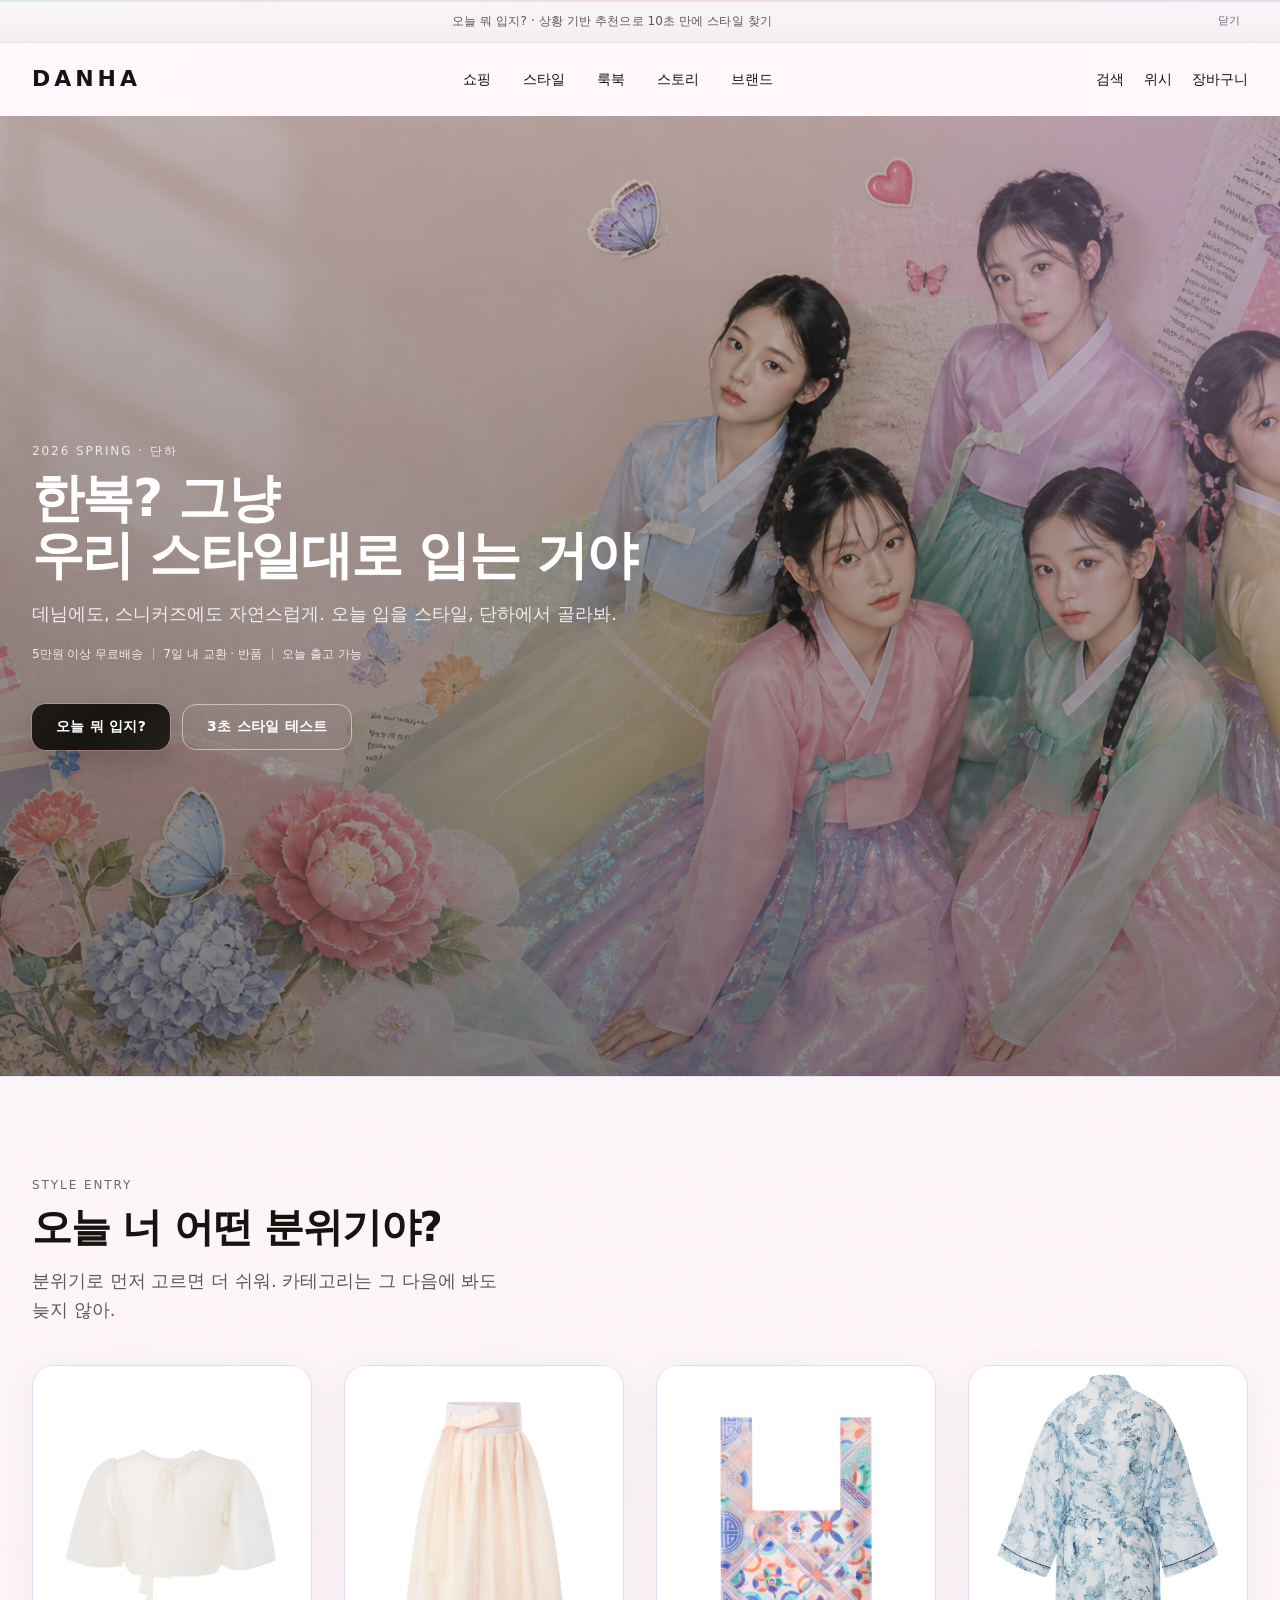
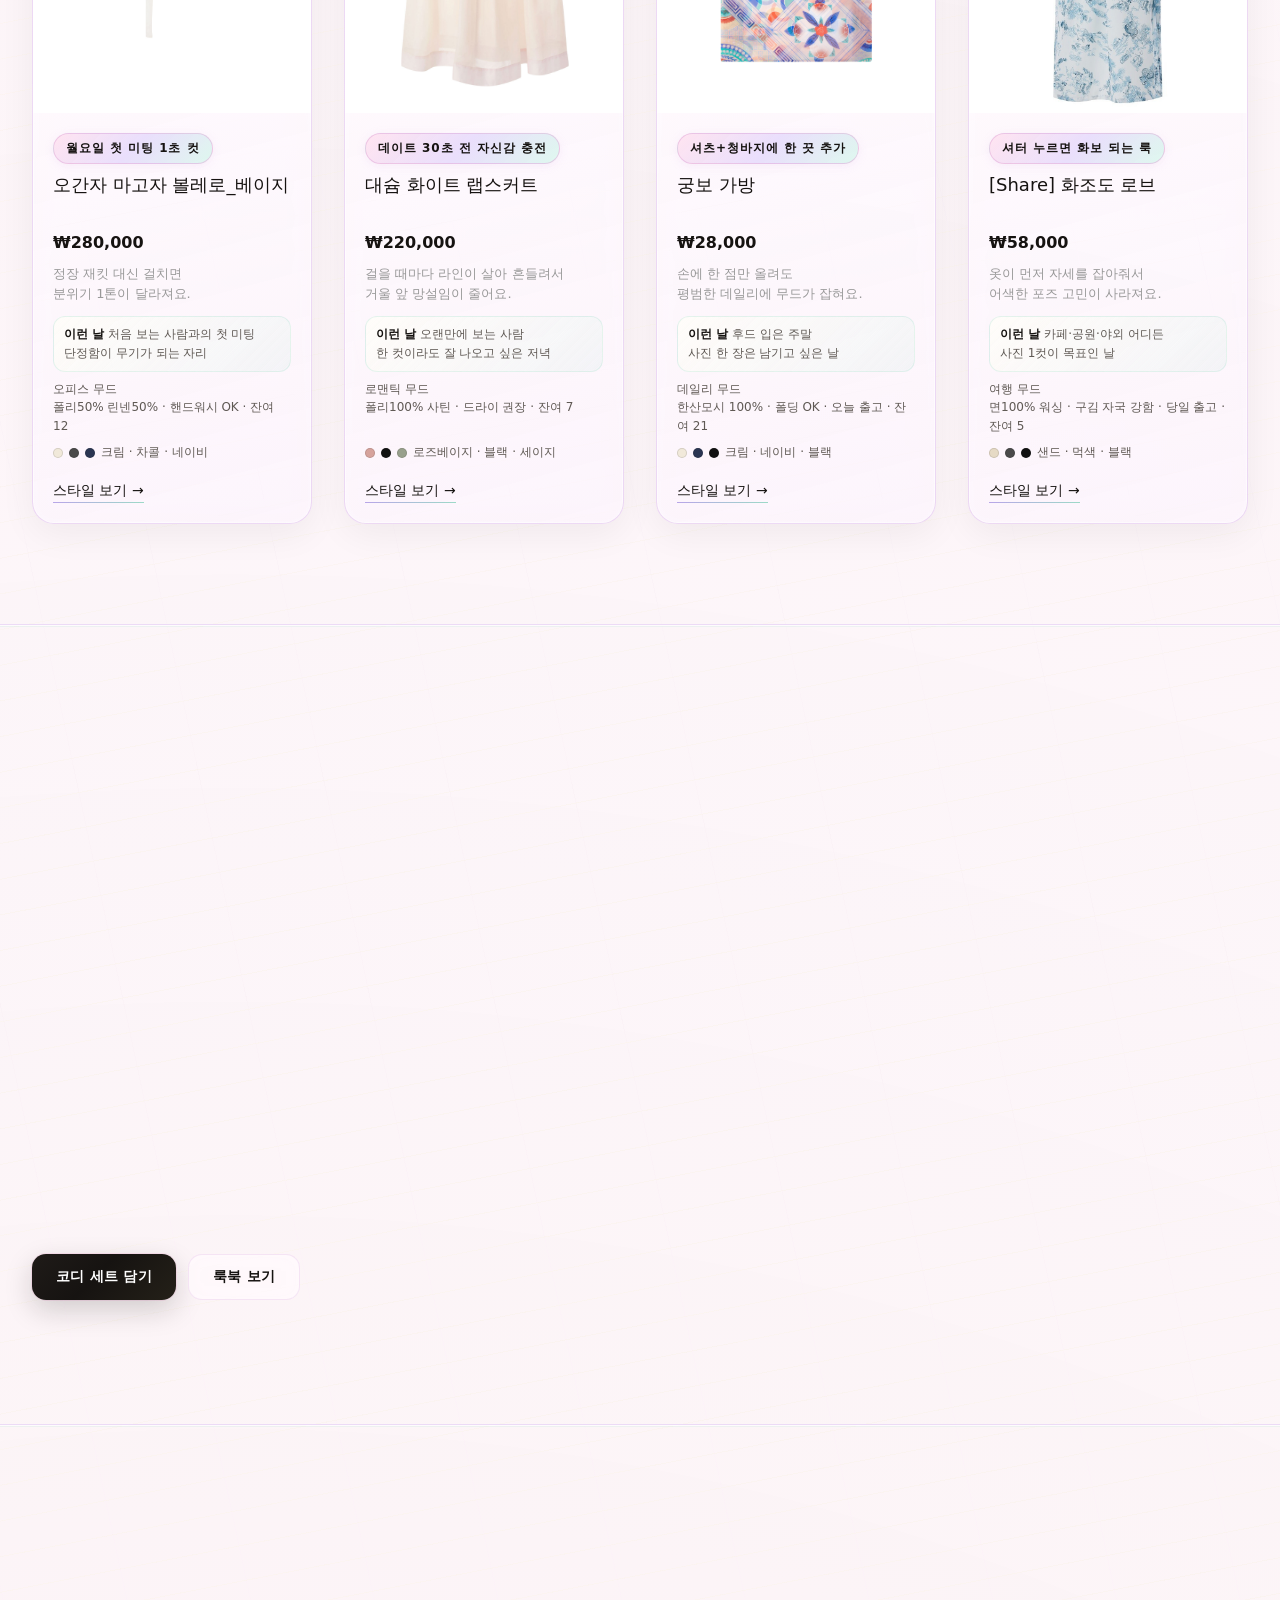
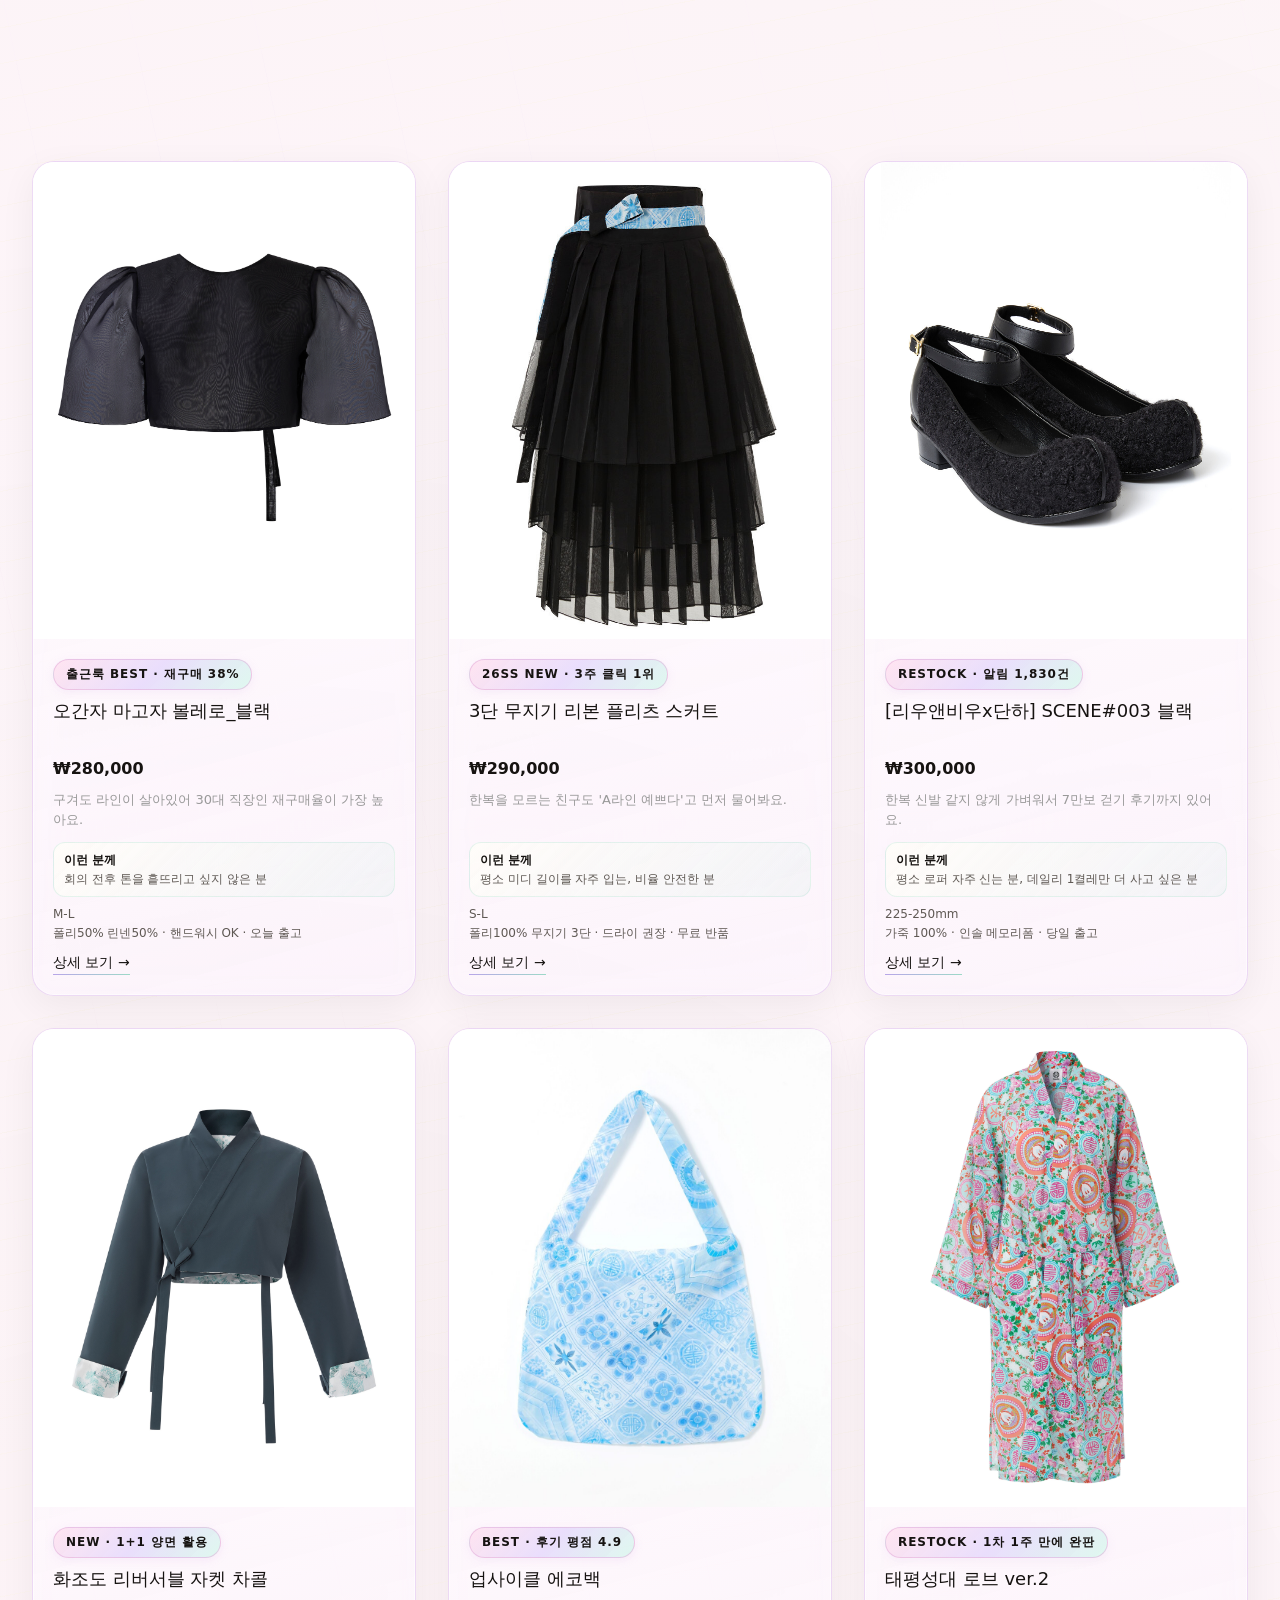
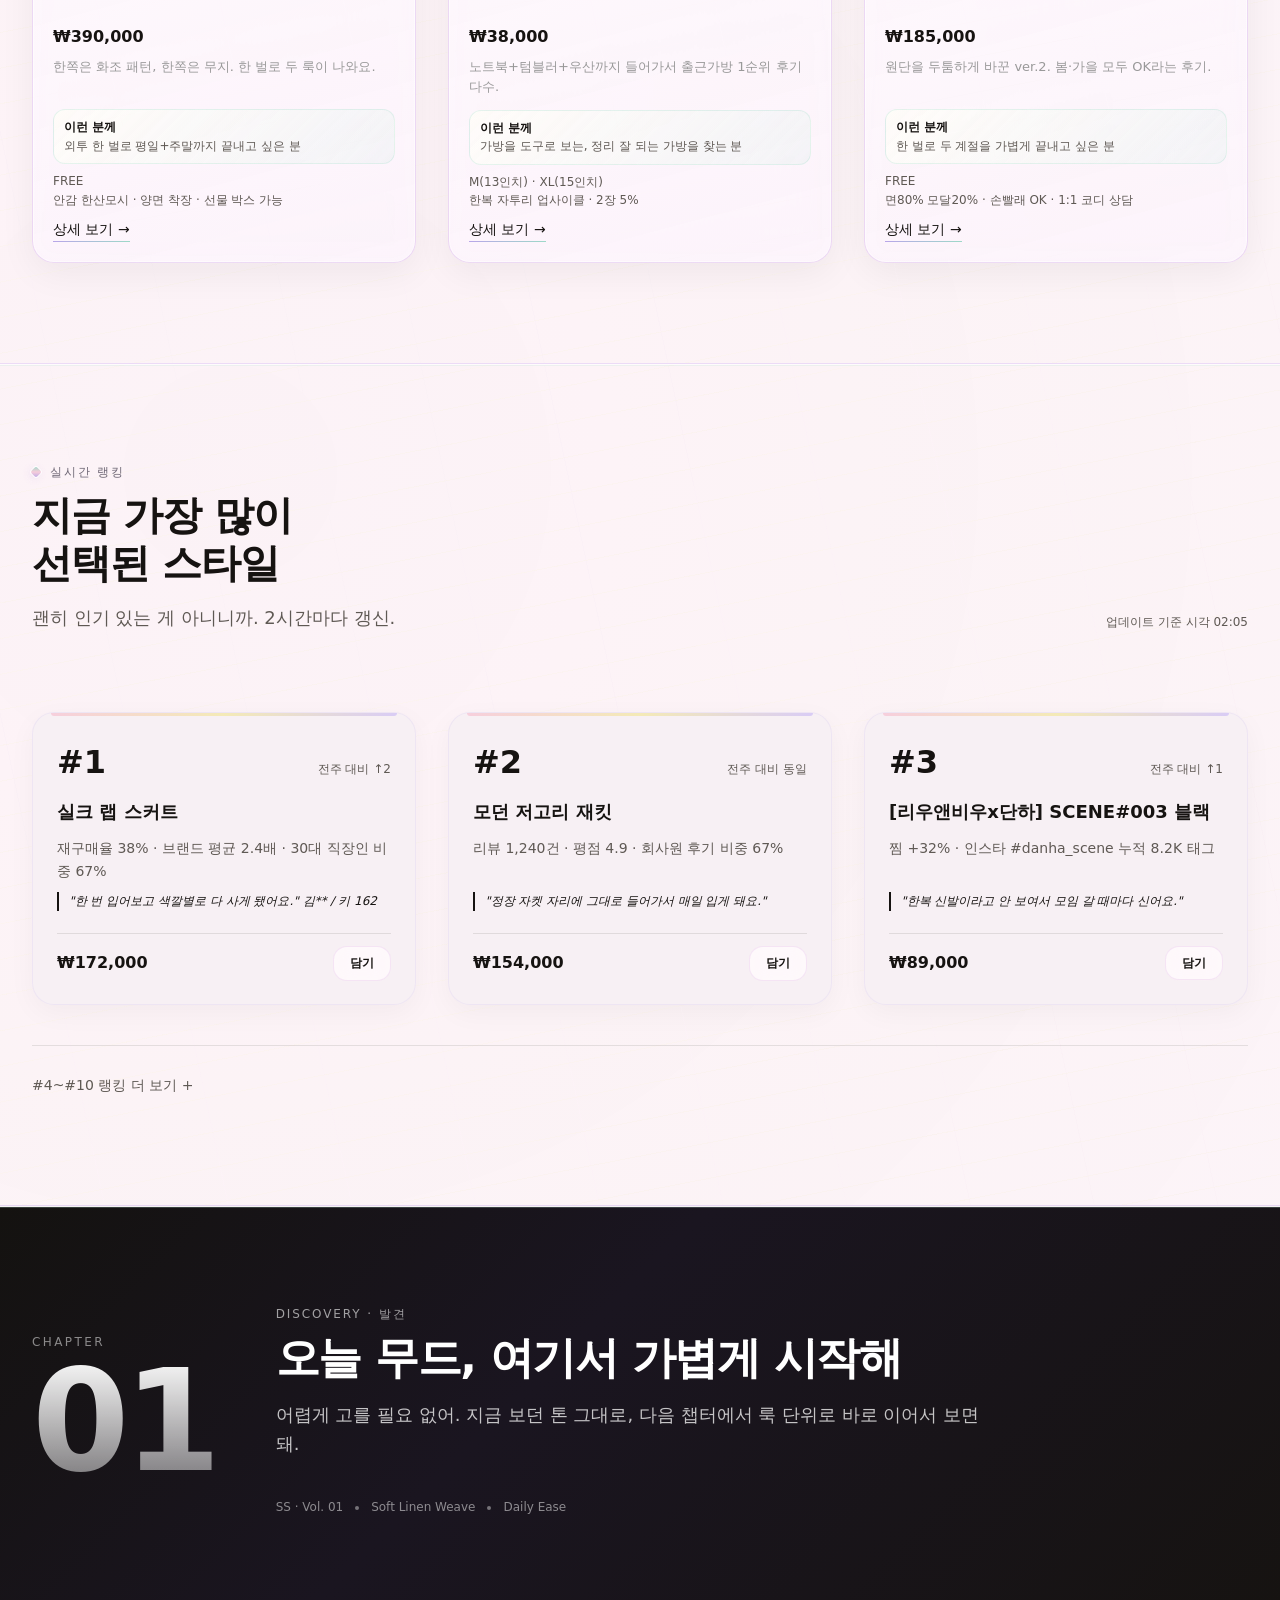
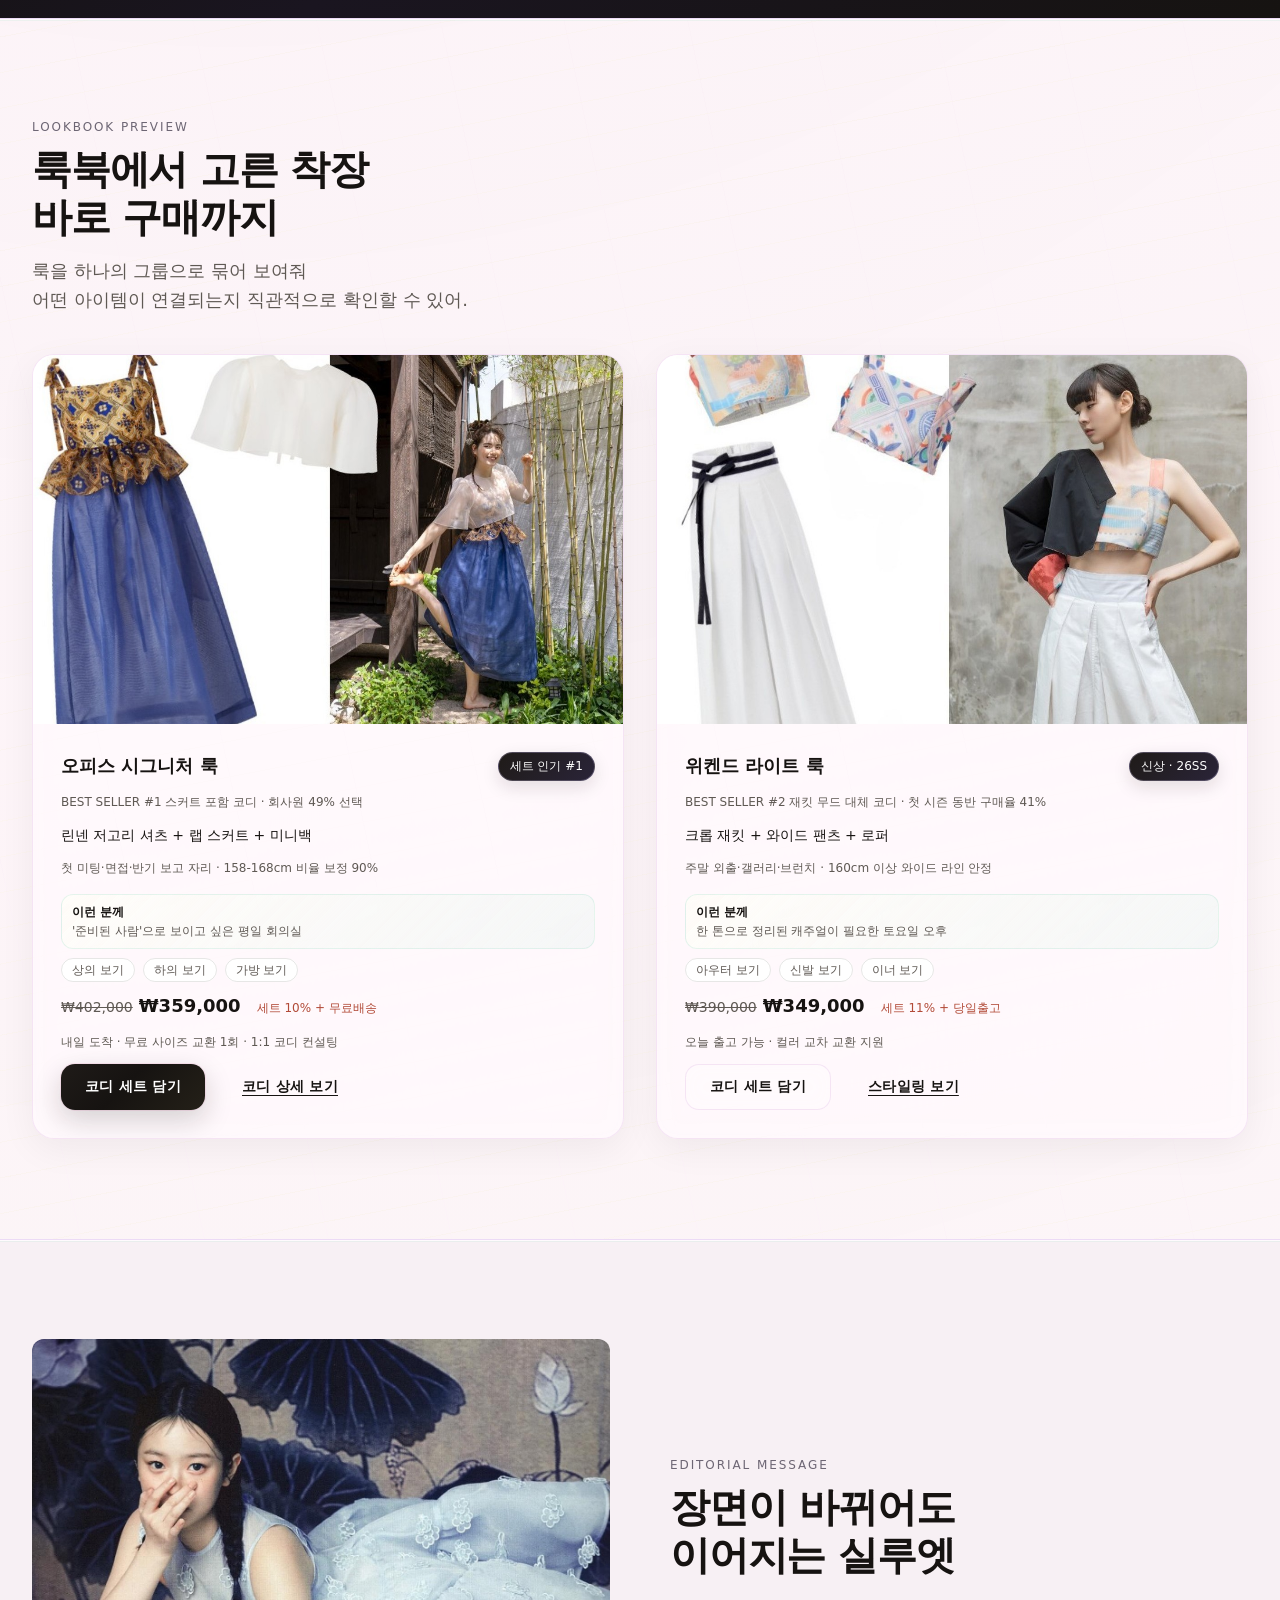
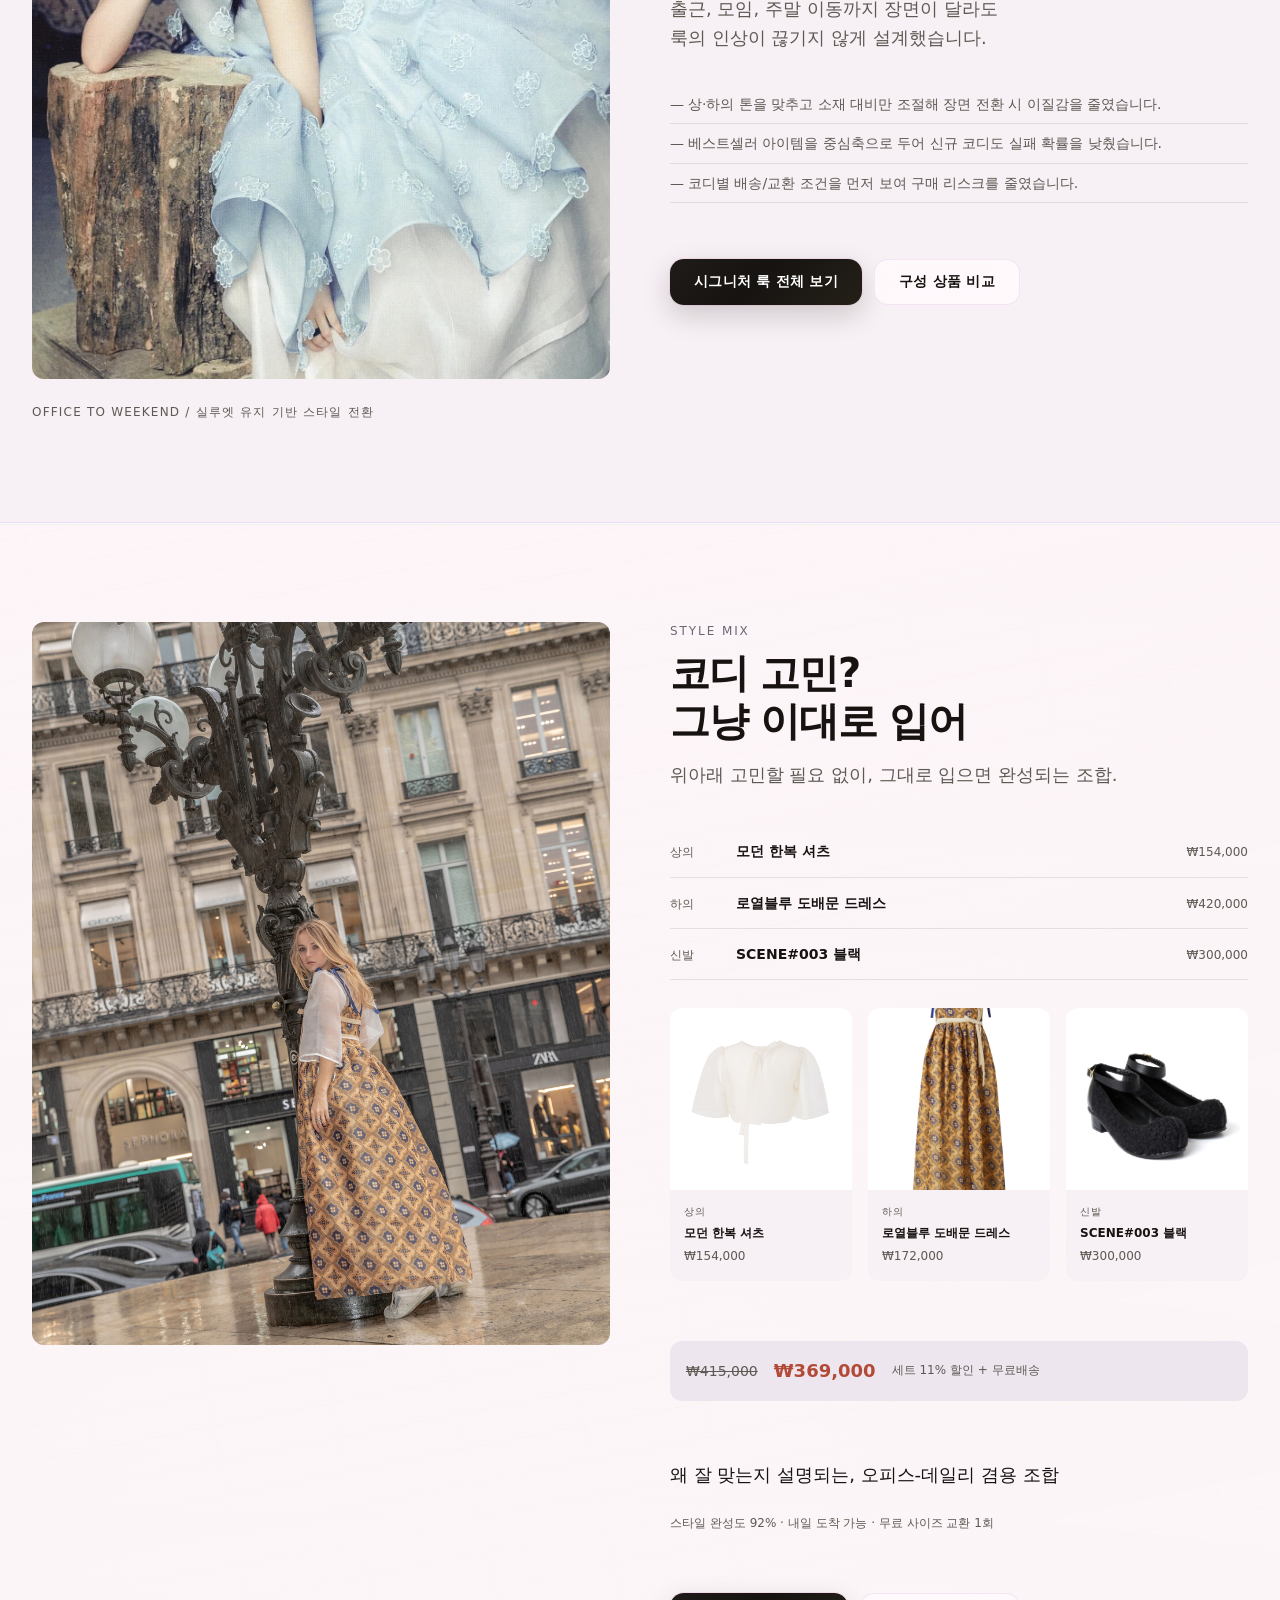
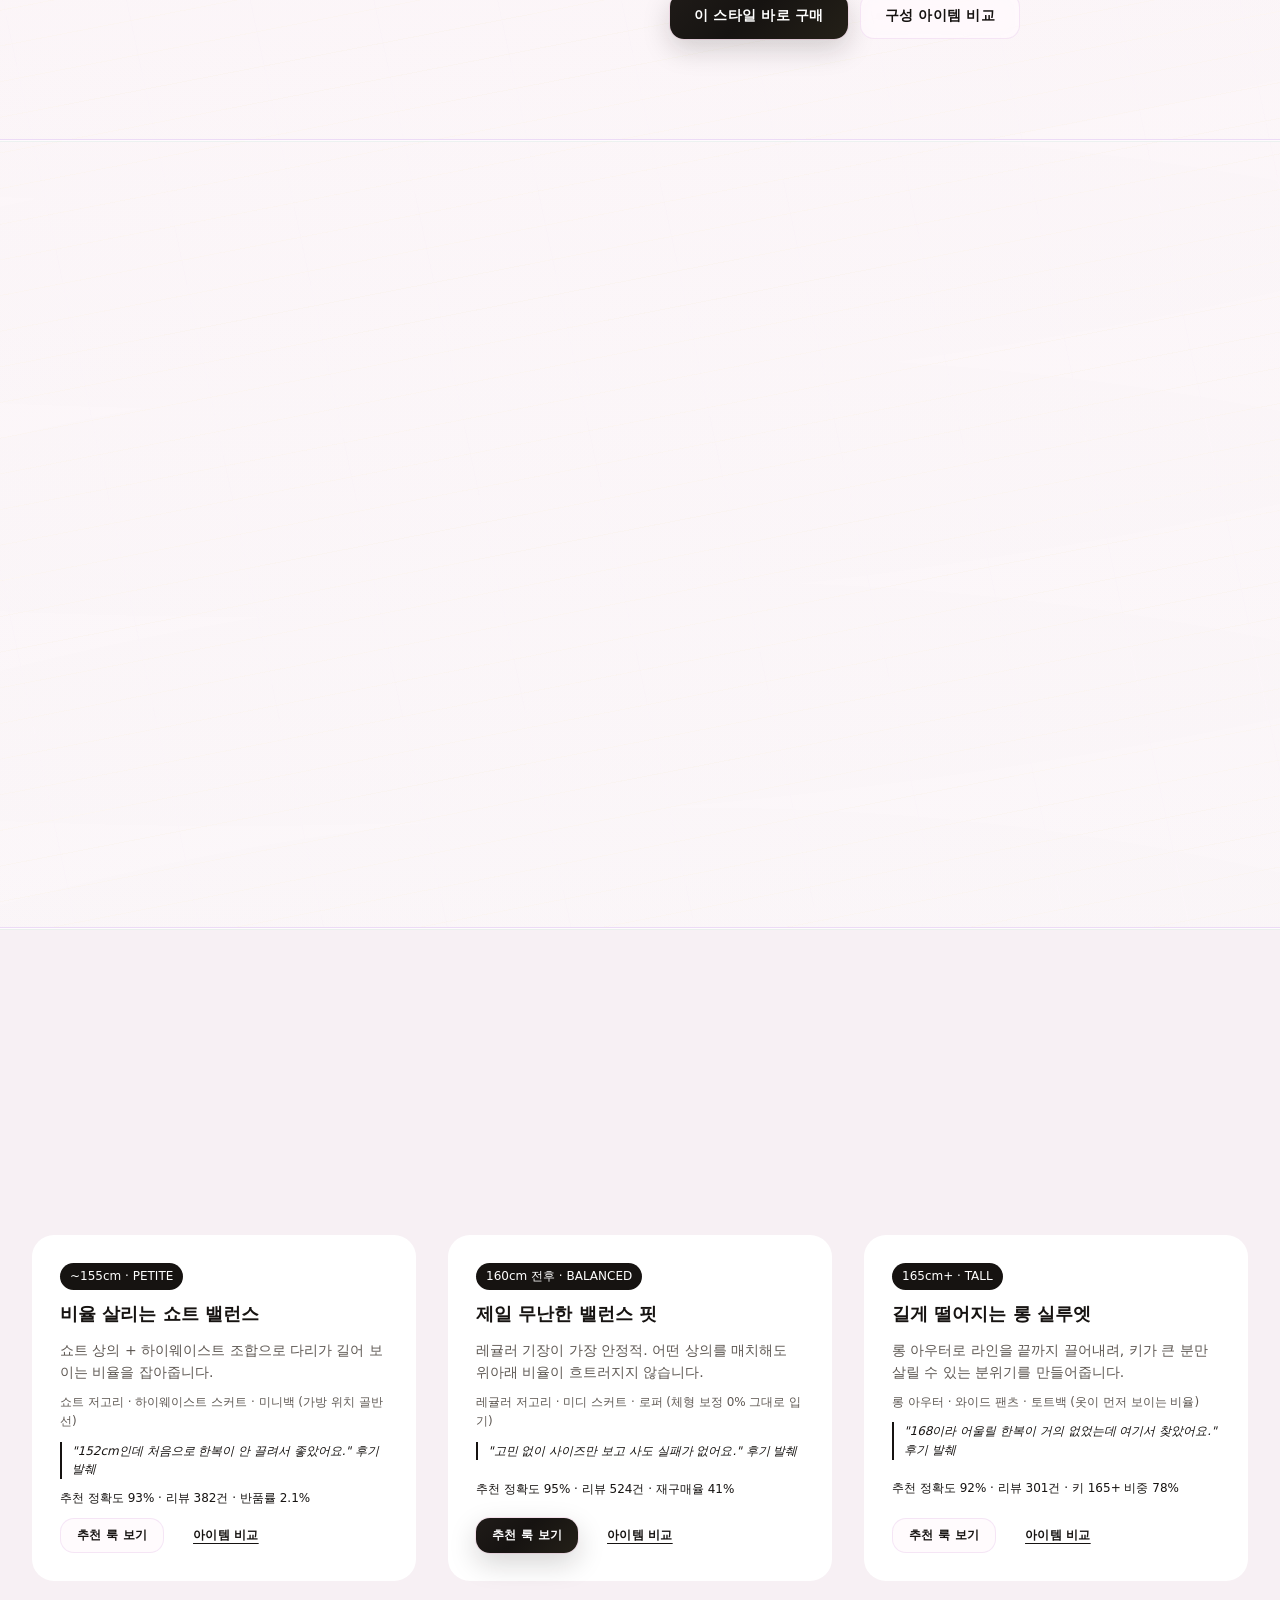
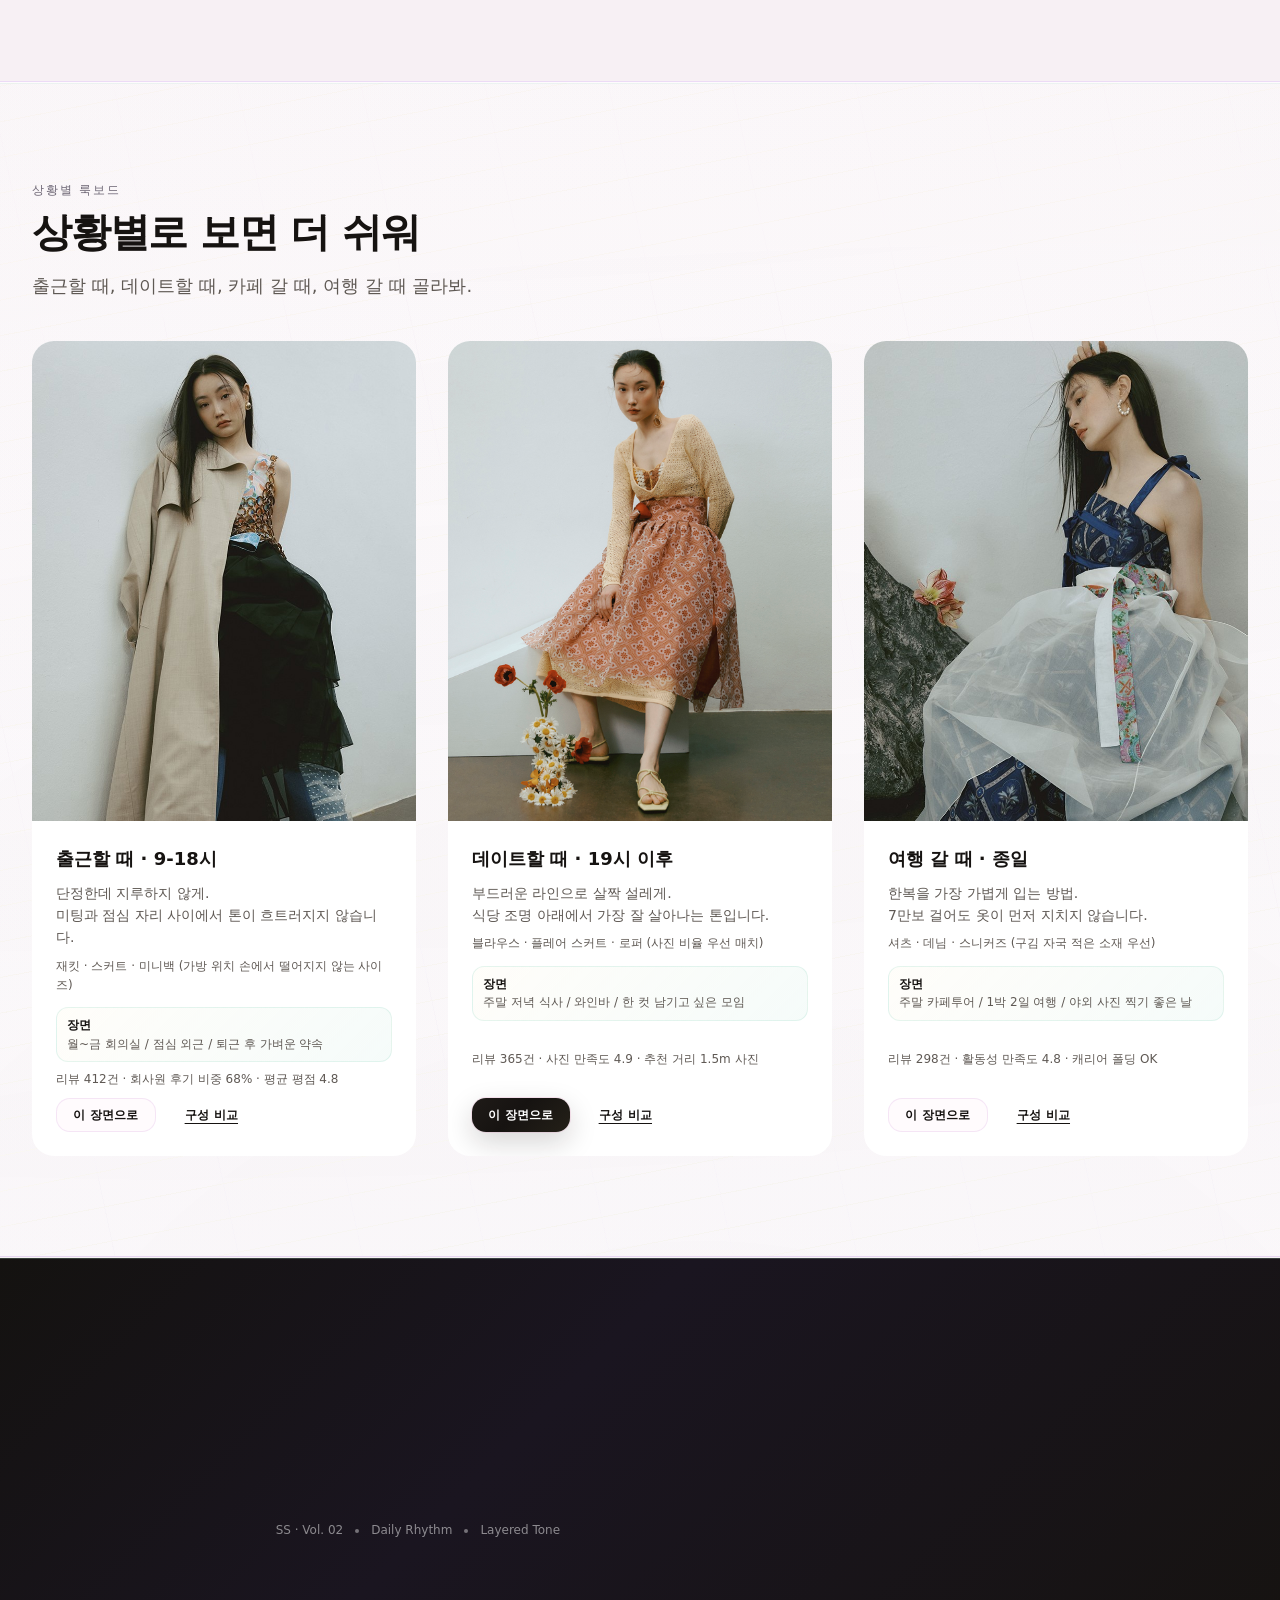
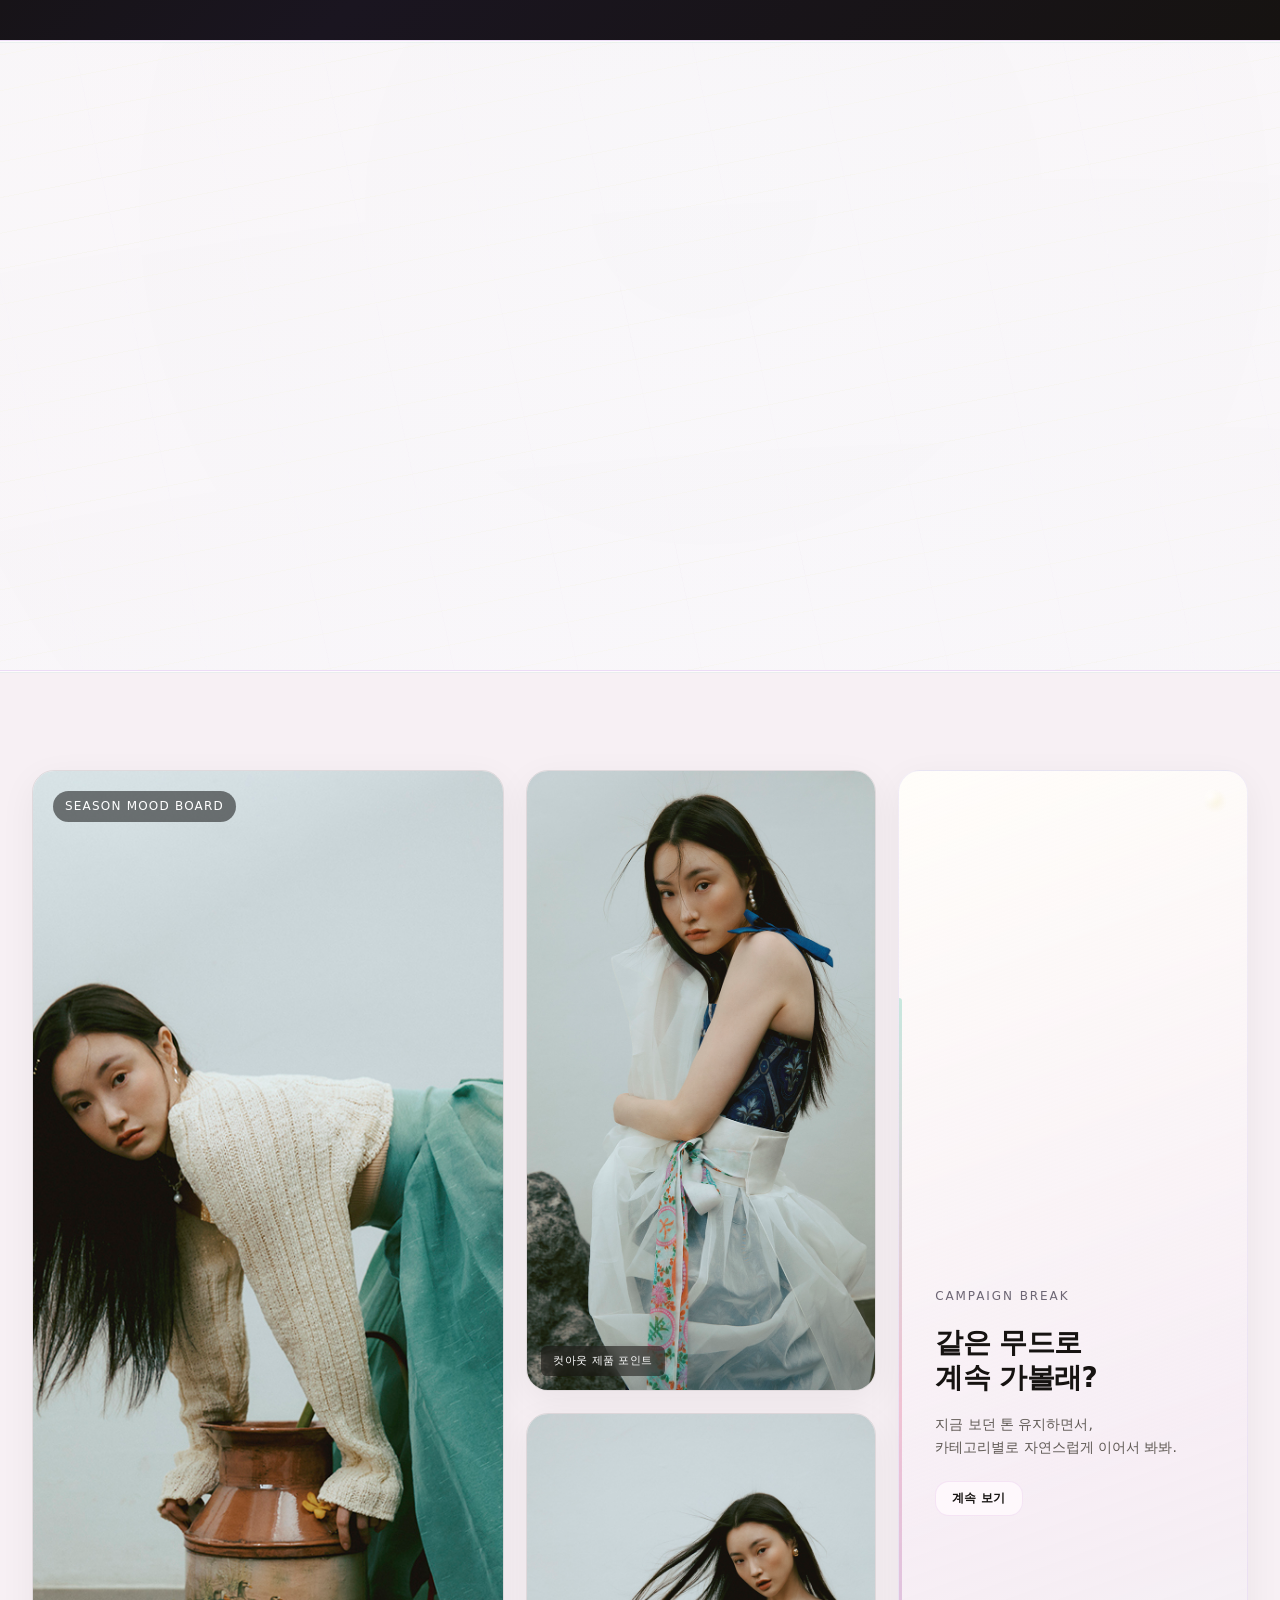
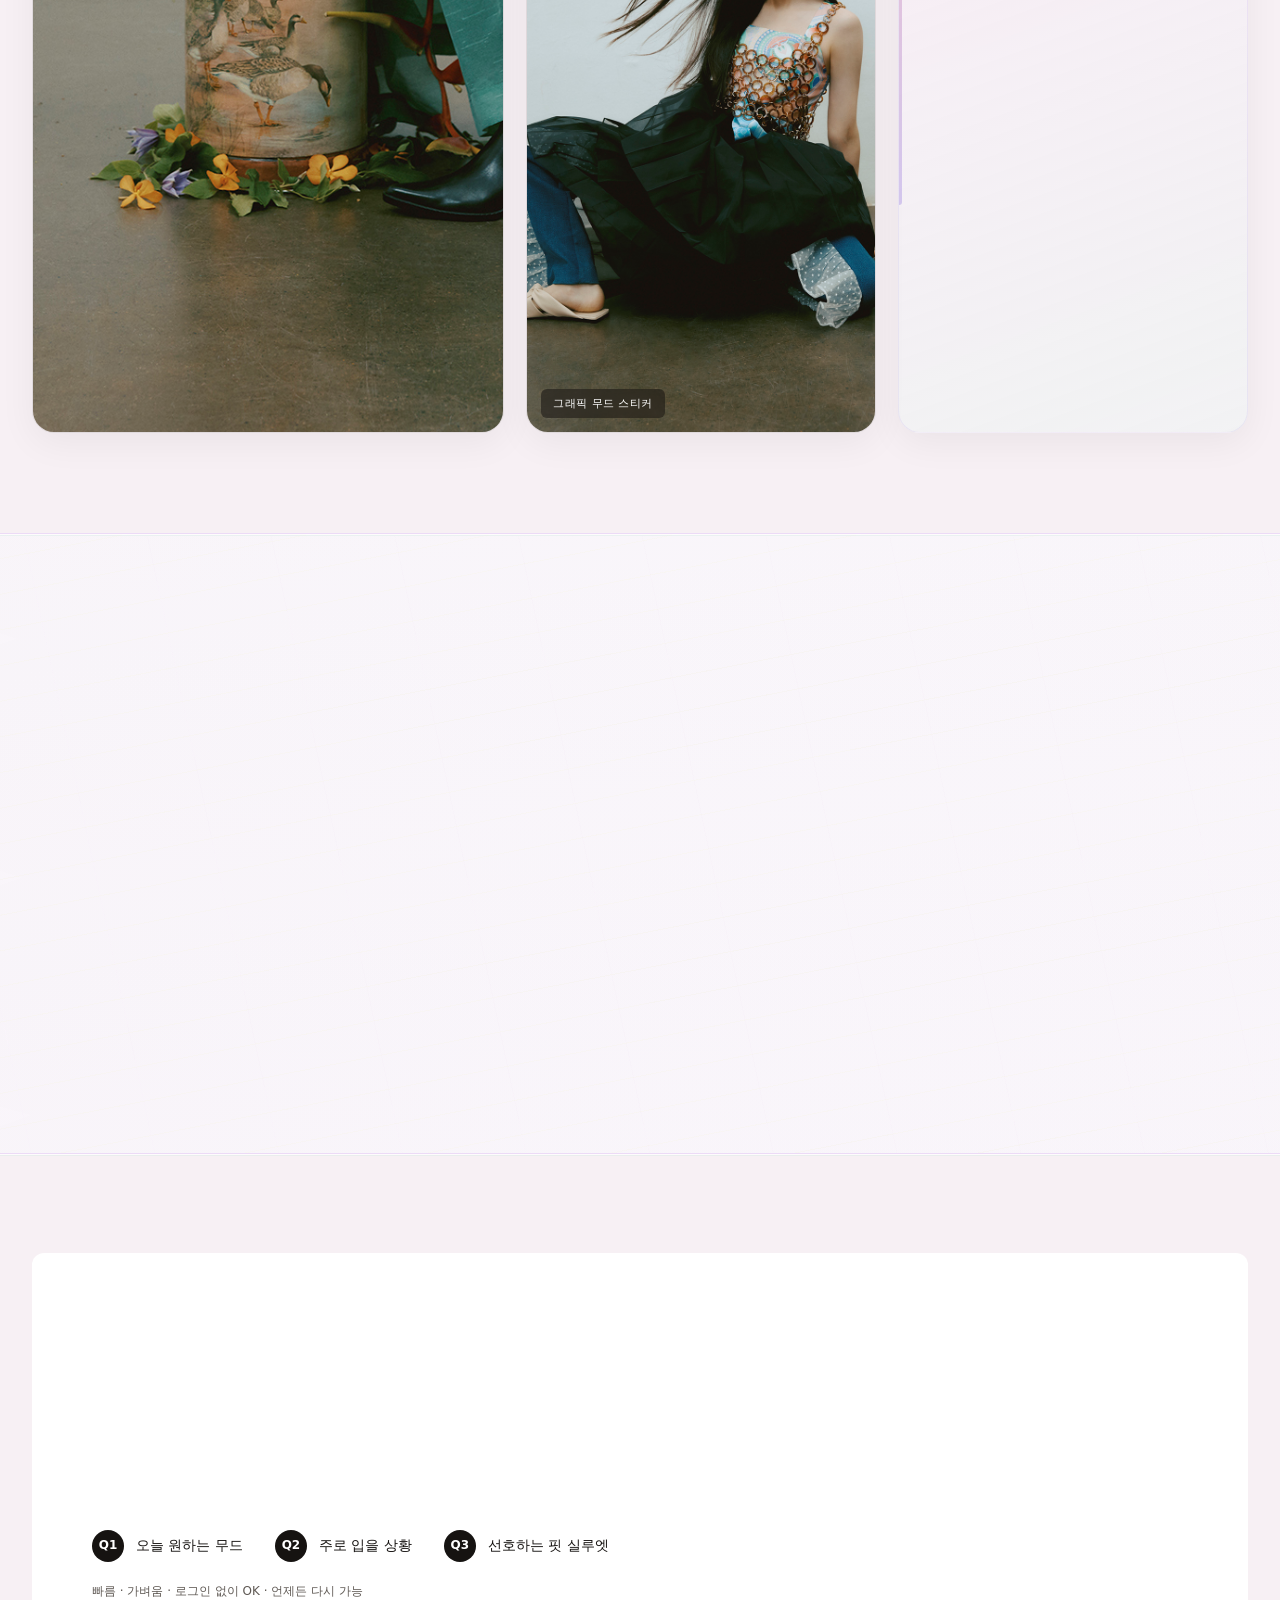
<file: index.html>
<!DOCTYPE html>
<html lang="ko">
<head>
  <meta charset="UTF-8">
  <meta name="viewport" content="width=device-width, initial-scale=1.0">
  <meta name="description" content="단하 | 오늘 입을 한복, 그냥 우리 스타일대로">
  <title>DANHA · 오늘 입을 스타일</title>
  <link rel="stylesheet" href="./styles/common.css">
  <link rel="stylesheet" href="./styles/index.css">
  <link rel="stylesheet" href="./styles/responsive.css">
  <script src="./scripts/site.js" defer></script>
</head>
<body>
  <div id="wrap">
    <a class="a11y-skip-link" href="#main">본문 바로가기</a>

    <!-- ===== TOP BAND ===== -->
    <aside class="top-band" aria-label="프로모션 안내">
      <div class="top-band__inner">
        <p class="top-band__text" id="top-band-text" aria-live="polite">단하 뉴 시즌 오픈 · 첫 구매 10% · 스타일 테스트 완료 시 추가 쿠폰</p>
        <button type="button" class="top-band__close" id="top-band-close" aria-label="프로모션 배너 닫기">닫기</button>
      </div>
    </aside>

    <!-- ===== HEADER ===== -->
    <header class="header">
      <div class="header__inner">
        <p class="header__logo"><a href="./index.html">DANHA</a></p>

        <nav class="header__nav" aria-label="주요 메뉴">
          <div class="nav-item">
            <a href="./shop.html" class="nav-item__trigger" aria-haspopup="true" aria-expanded="false">쇼핑</a>
            <div class="mega" role="region" aria-label="쇼핑 메뉴">
              <div class="mega__grid">
                <div class="mega__col">
                  <p class="mega__col-title">카테고리</p>
                  <a href="./shop.html?cat=top">상의</a>
                  <a href="./shop.html?cat=skirt">스커트</a>
                  <a href="./shop.html?cat=onepiece">원피스</a>
                  <a href="./shop.html?cat=outer">아우터</a>
                  <a href="./shop.html?cat=set">셋업</a>
                  <a href="./shop.html?cat=acc">액세서리</a>
                </div>
                <div class="mega__col">
                  <p class="mega__col-title">스타일</p>
                  <a href="./style.html?type=office">오피스 무드</a>
                  <a href="./style.html?type=date">데이트 무드</a>
                  <a href="./style.html?type=daily">데일리 무드</a>
                  <a href="./style.html?mood=travel">여행 무드</a>
                </div>
                <div class="mega__col">
                  <p class="mega__col-title">소재</p>
                  <a href="./shop.html?fabric=linen">린넨 블렌드</a>
                  <a href="./shop.html?fabric=silk">소프트 실크</a>
                  <a href="./shop.html?fabric=cotton">데일리 코튼</a>
                  <a href="./shop.html?fabric=light">라이트 웨이트</a>
                </div>
                <a class="mega__featured" href="./lookbook.html">
                  <img src="./images/lookbook.jpg" alt="단하 룩북 미리보기">
                  <span class="mega__featured-label">추천</span>
                  <strong>데일리 헤리티지 룩</strong>
                </a>
              </div>
            </div>
          </div>
          <div class="nav-item">
            <a href="./style.html" class="nav-item__trigger" aria-haspopup="true" aria-expanded="false">스타일</a>
            <div class="mega mega--compact" role="region" aria-label="스타일 메뉴">
              <div class="mega__grid">
                <div class="mega__col">
                  <p class="mega__col-title">빠른 진입</p>
                  <a href="./style.html?type=office">오피스 무드</a>
                  <a href="./style.html?type=date">데이트 무드</a>
                  <a href="./style.html?type=daily">데일리 무드</a>
                </div>
                <div class="mega__col">
                  <p class="mega__col-title">무드</p>
                  <a href="./style.html?mood=cafe">카페 가는 날</a>
                  <a href="./style.html?mood=rainy">비 오는 날</a>
                  <a href="./style.html?mood=travel">여행 가는 날</a>
                </div>
              </div>
            </div>
          </div>
          <div class="nav-item">
            <a href="./lookbook.html" class="nav-item__trigger" aria-haspopup="true" aria-expanded="false">룩북</a>
            <div class="mega mega--compact" role="region" aria-label="룩북 메뉴">
              <div class="mega__grid">
                <div class="mega__col">
                  <p class="mega__col-title">에디션</p>
                  <a href="./lookbook.html">룩북 홈</a>
                  <a href="./lookbook.html#editorial">에디토리얼</a>
                  <a href="./lookbook.html#campaign">캠페인</a>
                  <a href="./lookbook.html#scene">씬</a>
                </div>
                <div class="mega__col">
                  <p class="mega__col-title">함께 보기</p>
                  <a href="./style-test.html">스타일 테스트</a>
                  <a href="./shop.html">쇼핑 바로가기</a>
                  <a href="./style.html">스타일 가이드</a>
                </div>
              </div>
            </div>
          </div>
          <div class="nav-item">
            <a href="./story.html" class="nav-item__trigger" aria-haspopup="true" aria-expanded="false">스토리</a>
            <div class="mega mega--compact" role="region" aria-label="스토리 메뉴">
              <div class="mega__grid">
                <div class="mega__col">
                  <p class="mega__col-title">읽을거리</p>
                  <a href="./story.html">스토리 홈</a>
                  <a href="./story.html#season">시즌 노트</a>
                  <a href="./story.html#chapters">챕터</a>
                  <a href="./story.html#campaign">캠페인</a>
                </div>
                <div class="mega__col">
                  <p class="mega__col-title">연결</p>
                  <a href="./brand.html">브랜드</a>
                  <a href="./lookbook.html">룩북</a>
                  <a href="./style.html">스타일</a>
                </div>
              </div>
            </div>
          </div>
          <div class="nav-item">
            <a href="./brand.html" class="nav-item__trigger" aria-haspopup="true" aria-expanded="false">브랜드</a>
            <div class="mega mega--compact" role="region" aria-label="브랜드 메뉴">
              <div class="mega__grid">
                <div class="mega__col">
                  <p class="mega__col-title">소개</p>
                  <a href="./brand.html">브랜드 홈</a>
                  <a href="./brand.html#identity">단하가 보는 한복</a>
                  <a href="./brand.html#values">4가지 가치</a>
                  <a href="./brand.html#timeline">타임라인</a>
                </div>
                <div class="mega__col">
                  <p class="mega__col-title">더 알아보기</p>
                  <a href="./brand.html#sustain">지속가능성</a>
                  <a href="./brand.html#contact">문의</a>
                  <a href="./story.html">스토리</a>
                </div>
              </div>
            </div>
          </div>
        </nav>

        <div class="header__utils" aria-label="빠른 기능">
          <a href="./shop.html" aria-label="검색">검색</a>
          <a href="./shop.html" aria-label="위시리스트">위시</a>
          <a href="./shop.html" aria-label="장바구니">장바구니</a>
        </div>

        <button class="mobile-toggle" type="button" aria-label="모바일 메뉴 열기" aria-controls="mobile-panel" aria-expanded="false">메뉴</button>
      </div>

      <div class="mobile-panel" id="mobile-panel" hidden>
        <nav class="mobile-nav" aria-label="모바일 주요 메뉴">
          <details>
            <summary>쇼핑</summary>
            <a href="./shop.html">전체</a>
            <a href="./shop.html?cat=top">상의</a>
            <a href="./shop.html?cat=skirt">스커트</a>
            <a href="./shop.html?cat=onepiece">원피스</a>
            <a href="./shop.html?cat=outer">아우터</a>
            <a href="./shop.html?cat=set">셋업</a>
            <a href="./shop.html?cat=acc">액세서리</a>
          </details>
          <details>
            <summary>스타일</summary>
            <a href="./style.html?type=office">오피스 무드</a>
            <a href="./style.html?type=date">데이트 무드</a>
            <a href="./style.html?type=daily">데일리 무드</a>
            <a href="./style.html?mood=cafe">카페 가는 날</a>
            <a href="./style.html?mood=rainy">비 오는 날</a>
            <a href="./style.html?mood=travel">여행 가는 날</a>
          </details>
          <details>
            <summary>룩북</summary>
            <a href="./lookbook.html">룩북 홈</a>
            <a href="./lookbook.html#editorial">에디토리얼</a>
            <a href="./lookbook.html#campaign">캠페인</a>
            <a href="./lookbook.html#scene">씬</a>
          </details>
          <details>
            <summary>스토리</summary>
            <a href="./story.html">스토리 홈</a>
            <a href="./story.html#season">시즌 노트</a>
            <a href="./story.html#chapters">챕터</a>
            <a href="./story.html#campaign">캠페인</a>
            <a href="./brand.html">브랜드</a>
          </details>
          <details>
            <summary>브랜드</summary>
            <a href="./brand.html">브랜드 홈</a>
            <a href="./brand.html#identity">단하가 보는 한복</a>
            <a href="./brand.html#values">4가지 가치</a>
            <a href="./brand.html#timeline">타임라인</a>
            <a href="./brand.html#contact">문의</a>
          </details>
        </nav>
      </div>
    </header>
    <div class="mobile-dim" id="mobile-dim" hidden></div>

    <!-- ===== MAIN ===== -->
    <main id="main">

      <!-- ===== 1. HERO ===== -->
      <section class="section section--hero" aria-labelledby="hero-title">
        <div class="hero__media" aria-hidden="true">
          <img src="./images/hero.png" alt="" decoding="async" fetchpriority="high">
        </div>
        <div class="container">
          <div class="content">
            <div class="content__text">
              <div class="text-wrap text-wrap--wide">
                <p class="eyebrow">2026 Spring · 단하</p>
                <h1 id="hero-title" class="title">한복? 그냥<br>우리 스타일대로 입는 거야</h1>
                <p class="desc">데님에도, 스니커즈에도 자연스럽게. 오늘 입을 스타일, 단하에서 골라봐.</p>
                <ul class="hero__trust" aria-label="구매 신뢰 정보">
                  <li>5만원 이상 무료배송</li>
                  <li>7일 내 교환 · 반품</li>
                  <li>오늘 출고 가능</li>
                </ul>
              </div>
              <div class="btn-group">
                <a class="btn btn--primary" href="./style.html">오늘 뭐 입지?</a>
                <a class="btn btn--secondary" href="./style-test.html">3초 스타일 테스트</a>
              </div>
            </div>
          </div>
        </div>
      </section>

      <!-- ===== 2. ENTRY · 분위기 탐색 ===== -->
      <section class="section section--entry" aria-labelledby="entry-title">
        <div class="container">
          <div class="content content--stack">
            <div class="content__text">
              <div class="text-wrap">
                <p class="eyebrow">Style Entry</p>
                <h2 id="entry-title" class="title">오늘 너 어떤 분위기야?</h2>
                <p class="desc">분위기로 먼저 고르면 더 쉬워. 카테고리는 그 다음에 봐도 늦지 않아.</p>
              </div>
            </div>
            <div class="content__media">
              <ul class="card-list card-list--col-4" role="list">
                <li class="card" data-href="./style.html?type=office">
                  <div class="card__media"><img src="./images/Collection1.jpg" alt="오간자 마고자 볼레로_베이지"></div>
                  <div class="card__body">
                    <span class="card__badge">월요일 첫 미팅 1초 컷</span>
                    <h3 class="card__title">오간자 마고자 볼레로_베이지</h3>
                    <p class="card__price">₩280,000</p>
                    <p class="card__reason">정장 재킷 대신 걸치면 <br> 분위기 1톤이 달라져요.</p>
                    <p class="card__cue"><strong>이런 날</strong>처음 보는 사람과의 첫 미팅 <br> 단정함이 무기가 되는 자리</p>
                    <p class="card__meta">오피스 무드 <br> 폴리50% 린넨50% · 핸드워시 OK · 잔여 12</p>
                    <p class="colorway" aria-label="구매 가능 색상">
                      <span class="color-dot color-dot--cream" aria-hidden="true"></span>
                      <span class="color-dot color-dot--charcoal" aria-hidden="true"></span>
                      <span class="color-dot color-dot--navy" aria-hidden="true"></span>
                      <em>크림 · 차콜 · 네이비</em>
                    </p>
                    <div class="card__cta">
                      <a class="link-cta" href="./style.html?type=office">스타일 보기 →</a>
                    </div>
                  </div>
                </li>
                <li class="card" data-href="./style.html?type=date">
                  <div class="card__media"><img src="./images/Collection2.jpg" alt="대슘 화이트 랩스커트"></div>
                  <div class="card__body">
                    <span class="card__badge">데이트 30초 전 자신감 충전</span>
                    <h3 class="card__title">대슘 화이트 랩스커트</h3>
                    <p class="card__price">₩220,000</p>
                    <p class="card__reason">걸을 때마다 라인이 살아 흔들려서 <br> 거울 앞 망설임이 줄어요.</p>
                    <p class="card__cue"><strong>이런 날</strong>오랜만에 보는 사람 <br> 한 컷이라도 잘 나오고 싶은 저녁</p>
                    <p class="card__meta">로맨틱 무드 <br> 폴리100% 사틴 · 드라이 권장 · 잔여 7</p>
                    <p class="colorway" aria-label="구매 가능 색상">
                      <span class="color-dot color-dot--rose" aria-hidden="true"></span>
                      <span class="color-dot color-dot--black" aria-hidden="true"></span>
                      <span class="color-dot color-dot--sage" aria-hidden="true"></span>
                      <em>로즈베이지 · 블랙 · 세이지</em>
                    </p>
                    <div class="card__cta">
                      <a class="link-cta" href="./style.html?type=date">스타일 보기 →</a>
                    </div>
                  </div>
                </li>
                <li class="card" data-href="./style.html?type=daily">
                  <div class="card__media"><img src="./images/Collection3.jpg" alt="궁보 가방"></div>
                  <div class="card__body">
                    <span class="card__badge">셔츠+청바지에 한 끗 추가</span>
                    <h3 class="card__title">궁보 가방</h3>
                    <p class="card__price">₩28,000</p>
                    <p class="card__reason">손에 한 점만 올려도 <br> 평범한 데일리에 무드가 잡혀요.</p>
                    <p class="card__cue"><strong>이런 날</strong>후드 입은 주말 <br> 사진 한 장은 남기고 싶은 날</p>
                    <p class="card__meta">데일리 무드 <br> 한산모시 100% · 폴딩 OK · 오늘 출고 · 잔여 21</p>
                    <p class="colorway" aria-label="구매 가능 색상">
                      <span class="color-dot color-dot--cream" aria-hidden="true"></span>
                      <span class="color-dot color-dot--navy" aria-hidden="true"></span>
                      <span class="color-dot color-dot--black" aria-hidden="true"></span>
                      <em>크림 · 네이비 · 블랙</em>
                    </p>
                    <div class="card__cta">
                      <a class="link-cta" href="./style.html?type=daily">스타일 보기 →</a>
                    </div>
                  </div>
                </li>
                <li class="card" data-href="./style.html?mood=travel">
                  <div class="card__media"><img src="./images/Collection4.jpg" alt="화조도 로브"></div>
                  <div class="card__body">
                    <span class="card__badge">셔터 누르면 화보 되는 룩</span>
                    <h3 class="card__title">[Share] 화조도 로브</h3>
                    <p class="card__price">₩58,000</p>
                    <p class="card__reason">옷이 먼저 자세를 잡아줘서 <br> 어색한 포즈 고민이 사라져요.</p>
                    <p class="card__cue"><strong>이런 날</strong>카페·공원·야외 어디든 <br> 사진 1컷이 목표인 날</p>
                    <p class="card__meta">여행 무드 <br> 면100% 워싱 · 구김 자국 강함 · 당일 출고 · 잔여 5</p>
                    <p class="colorway" aria-label="구매 가능 색상">
                      <span class="color-dot color-dot--sand" aria-hidden="true"></span>
                      <span class="color-dot color-dot--charcoal" aria-hidden="true"></span>
                      <span class="color-dot color-dot--black" aria-hidden="true"></span>
                      <em>샌드 · 먹색 · 블랙</em>
                    </p>
                    <div class="card__cta">
                      <a class="link-cta" href="./style.html?mood=travel">스타일 보기 →</a>
                    </div>
                  </div>
                </li>
              </ul>
            </div>
          </div>
        </div>
      </section>

      <!-- ===== 3. FEATURED STORY ===== -->
      <section id="featured-story" class="section section--featured" aria-labelledby="featured-title">
        <div class="container">
          <div class="content">
            <div class="content__text">
              <div class="text-wrap text-wrap--wide">
                <p class="eyebrow">Featured Story</p>
                <h2 id="featured-title" class="title">전통을 입는 방법은<br>생각보다 간단해</h2>
                <p class="desc">특별한 날이 아니라, 그냥 오늘 입으면 되는 거니까. <br> 아침부터 저녁까지 같은 톤으로 자연스럽게 이어져.</p>
                <div class="featured-tags">
                  <span>시즌 시그니처</span>
                  <span>코디 구매 가능</span>
                </div>
                <dl class="featured-facts">
                  <div><dt>내러티브</dt><dd>전통 라인을 덜어내고 일상 착장에 맞춘 모던 밸런스</dd></div>
                  <div><dt>혜택</dt><dd>세트 10% 할인 + 무료배송</dd></div>
                  <div><dt>반응</dt><dd>실착 리뷰 4.8 / 5.0</dd></div>
                </dl>
                <div class="featured-price-row">
                  <p class="featured-price"><del>₩402,000</del><strong>₩359,000</strong></p>
                  <p>재고 잔여 18 · 오늘 출고</p>
                </div>
              </div>
              <div class="btn-group">
                <a class="btn btn--primary" href="./detail.html?id=2">코디 세트 담기</a>
                <a class="btn btn--secondary" href="./lookbook.html">룩북 보기</a>
              </div>
            </div>
            <div class="content__media">
              <div class="featured-collage">
                <img src="./images/tradition1.jpg" alt="시즌 비주얼 카드 1">
                <img src="./images/apdls.jpg" alt="시즌 메인 비주얼">
                <img src="./images/tradition3.jpg" alt="시즌 비주얼 카드 3">
              </div>
            </div>
          </div>
        </div>
      </section>

      <!-- ===== 4. RECOMMENDED · MD PICK ===== -->
      <section class="section section--recommended" aria-labelledby="recommended-title">
        <div class="container">
          <div class="content content--stack">
            <div class="content__text">
              <div class="text-wrap">
                <p class="eyebrow">MD Pick</p>
                <h2 id="recommended-title" class="title">너 이거 좋아할 것 같아서 골랐어</h2>
                <p class="desc">최근 본 스타일이랑 톤이 비슷해서 골라봤어. <br> 처음 입기 좋은 조합 위주로.</p>
              </div>
            </div>
            <div class="content__media">
              <ul class="card-list" role="list">
                <li class="card" data-href="./detail.html?id=1">
                  <div class="card__media">
                    <img src="./images/MD1.jpg" alt="오간자 마고자 볼레로 블랙">
                    <img class="card__media-secondary" src="./images/md1-1.jpg" alt="">
                  </div>
                  <div class="card__body">
                    <span class="card__badge">출근룩 BEST · 재구매 38%</span>
                    <h3 class="card__title">오간자 마고자 볼레로_블랙</h3>
                    <p class="card__price">₩280,000</p>
                    <p class="card__reason">구겨도 라인이 살아있어 30대 직장인 재구매율이 가장 높아요.</p>
                    <p class="card__cue"><strong>이런 분께</strong><br>회의 전후 톤을 흩뜨리고 싶지 않은 분</p>
                    <p class="card__meta">M-L <br> 폴리50% 린넨50% · 핸드워시 OK · 오늘 출고</p>
                    <div class="card__cta">
                      <a class="link-cta" href="./detail.html?id=1">상세 보기 →</a>
                    </div>
                  </div>
                </li>
                <li class="card" data-href="./detail.html?id=2">
                  <div class="card__media">
                    <img src="./images/md2.jpg" alt="3단 무지기 리본 플리츠 스커트">
                    <img class="card__media-secondary" src="./images/md2-1.jpg" alt="">
                  </div>
                  <div class="card__body">
                    <span class="card__badge">26SS NEW · 3주 클릭 1위</span>
                    <h3 class="card__title">3단 무지기 리본 플리츠 스커트</h3>
                    <p class="card__price">₩290,000</p>
                    <p class="card__reason">한복을 모르는 친구도 'A라인 예쁘다'고 먼저 물어봐요.</p>
                    <p class="card__cue"><strong>이런 분께</strong> <br>평소 미디 길이를 자주 입는, 비율 안전한 분</p>
                    <p class="card__meta">S-L <br> 폴리100% 무지기 3단 · 드라이 권장 · 무료 반품</p>
                    <div class="card__cta">
                      <a class="link-cta" href="./detail.html?id=2">상세 보기 →</a>
                    </div>
                  </div>
                </li>
                <li class="card" data-href="./detail.html?id=3">
                  <div class="card__media">
                    <img src="./images/tradition3.jpg" alt="SCENE#003 블랙">
                    <img class="card__media-secondary" src="./images/md-3.jpg" alt="">
                  </div>
                  <div class="card__body">
                    <span class="card__badge">RESTOCK · 알림 1,830건</span>
                    <h3 class="card__title">[리우앤비우x단하] SCENE#003 블랙</h3>
                    <p class="card__price">₩300,000</p>
                    <p class="card__reason">한복 신발 같지 않게 가벼워서 7만보 걷기 후기까지 있어요.</p>
                    <p class="card__cue"><strong>이런 분께</strong><br>평소 로퍼 자주 신는 분, 데일리 1켤레만 더 사고 싶은 분</p>
                    <p class="card__meta">225-250mm <br> 가죽 100% · 인솔 메모리폼 · 당일 출고</p>
                    <div class="card__cta">
                      <a class="link-cta" href="./detail.html?id=3">상세 보기 →</a>
                    </div>
                  </div>
                </li>
                <li class="card" data-href="./detail.html?id=4">
                  <div class="card__media">
                    <img src="./images/md04.jpg" alt="화조도 리버서블 자켓">
                    <img class="card__media-secondary" src="./images/md-04.jpg" alt="">
                  </div>
                  <div class="card__body">
                    <span class="card__badge">NEW · 1+1 양면 활용</span>
                    <h3 class="card__title">화조도 리버서블 자켓 차콜</h3>
                    <p class="card__price">₩390,000</p>
                    <p class="card__reason">한쪽은 화조 패턴, 한쪽은 무지. 한 벌로 두 룩이 나와요.</p>
                    <p class="card__cue"><strong>이런 분께</strong><br>외투 한 벌로 평일+주말까지 끝내고 싶은 분</p>
                    <p class="card__meta">FREE <br> 안감 한산모시 · 양면 착장 · 선물 박스 가능</p>
                    <div class="card__cta">
                      <a class="link-cta" href="./detail.html?id=4">상세 보기 →</a>
                    </div>
                  </div>
                </li>
                <li class="card" data-href="./detail.html?id=5">
                  <div class="card__media">
                    <img src="./images/md05.jpg" alt="업사이클 에코백">
                    <img class="card__media-secondary" src="./images/md-05.jpg" alt="">
                  </div>
                  <div class="card__body">
                    <span class="card__badge">BEST · 후기 평점 4.9</span>
                    <h3 class="card__title">업사이클 에코백</h3>
                    <p class="card__price">₩38,000</p>
                    <p class="card__reason">노트북+텀블러+우산까지 들어가서 출근가방 1순위 후기 다수.</p>
                    <p class="card__cue"><strong>이런 분께</strong><br>가방을 도구로 보는, 정리 잘 되는 가방을 찾는 분</p>
                    <p class="card__meta">M(13인치) · XL(15인치) <br> 한복 자투리 업사이클 · 2장 5%</p>
                    <div class="card__cta">
                      <a class="link-cta" href="./detail.html?id=5">상세 보기 →</a>
                    </div>
                  </div>
                </li>
                <li class="card" data-href="./detail.html?id=6">
                  <div class="card__media">
                    <img src="./images/md06.jpg" alt="태평성대 로브 ver.2">
                    <img class="card__media-secondary" src="./images/md06-4.jpg" alt="">
                  </div>
                  <div class="card__body">
                    <span class="card__badge">RESTOCK · 1차 1주 만에 완판</span>
                    <h3 class="card__title">태평성대 로브 ver.2</h3>
                    <p class="card__price">₩185,000</p>
                    <p class="card__reason">원단을 두툼하게 바꾼 ver.2. 봄·가을 모두 OK라는 후기.</p>
                    <p class="card__cue"><strong>이런 분께</strong><br>한 벌로 두 계절을 가볍게 끝내고 싶은 분</p>
                    <p class="card__meta">FREE <br> 면80% 모달20% · 손빨래 OK · 1:1 코디 상담</p>
                    <div class="card__cta">
                      <a class="link-cta" href="./detail.html?id=6">상세 보기 →</a>
                    </div>
                  </div>
                </li>
              </ul>
            </div>
          </div>
        </div>
      </section>

      <!-- ===== 5. BESTSELLER ===== -->
      <section class="section section--bestseller" aria-labelledby="bestseller-title">
        <div class="container">
          <div class="content content--stack">
            <div class="content__text">
              <div class="section__head section__head--row">
                <div class="text-wrap">
                  <p class="eyebrow">실시간 랭킹</p>
                  <h2 id="bestseller-title" class="title">지금 가장 많이<br>선택된 스타일</h2>
                  <p class="desc">괜히 인기 있는 게 아니니까. 2시간마다 갱신.</p>
                </div>
                <p class="bestseller-updated">업데이트 기준 시각 <time id="bestseller-updated-time" datetime="">--:--</time></p>
              </div>
            </div>
            <div class="content__media">
              <ol class="rank-list">
                <li>
                  <article class="rank-card">
                    <p class="rank-card__rank"><strong>#1</strong><span>전주 대비 ↑2</span></p>
                    <h3 class="rank-card__name">실크 랩 스커트</h3>
                    <p class="rank-card__metric">재구매율 38% · 브랜드 평균 2.4배 · 30대 직장인 비중 67%</p>
                    <p class="card__quote">"한 번 입어보고 색깔별로 다 사게 됐어요." 김** / 키 162</p>
                    <div class="rank-card__bottom">
                      <p class="rank-card__price">₩172,000</p>
                      <a class="btn btn--secondary btn--sm" href="./detail.html?id=2">담기</a>
                    </div>
                  </article>
                </li>
                <li>
                  <article class="rank-card">
                    <p class="rank-card__rank"><strong>#2</strong><span>전주 대비 동일</span></p>
                    <h3 class="rank-card__name">모던 저고리 재킷</h3>
                    <p class="rank-card__metric">리뷰 1,240건 · 평점 4.9 · 회사원 후기 비중 67%</p>
                    <p class="card__quote">"정장 자켓 자리에 그대로 들어가서 매일 입게 돼요."</p>
                    <div class="rank-card__bottom">
                      <p class="rank-card__price">₩154,000</p>
                      <a class="btn btn--secondary btn--sm" href="./detail.html?id=1">담기</a>
                    </div>
                  </article>
                </li>
                <li>
                  <article class="rank-card">
                    <p class="rank-card__rank"><strong>#3</strong><span>전주 대비 ↑1</span></p>
                    <h3 class="rank-card__name">[리우앤비우x단하] SCENE#003 블랙</h3>
                    <p class="rank-card__metric">찜 +32% · 인스타 #danha_scene 누적 8.2K 태그</p>
                    <p class="card__quote">"한복 신발이라고 안 보여서 모임 갈 때마다 신어요."</p>
                    <div class="rank-card__bottom">
                      <p class="rank-card__price">₩89,000</p>
                      <a class="btn btn--secondary btn--sm" href="./detail.html?id=3">담기</a>
                    </div>
                  </article>
                </li>
              </ol>
              <details class="rank-expand">
                <summary>#4~#10 랭킹 더 보기</summary>
                <ol class="rank-expand__list">
                  <li><a href="./detail.html?id=4"><strong>#4</strong><span>펄 포인트 백</span><em>선물 수요 증가</em></a></li>
                  <li><a href="./detail.html?id=5"><strong>#5</strong><span>데일리 한복 셔츠</span><em>리뷰 평점 4.9</em></a></li>
                  <li><a href="./detail.html?id=6"><strong>#6</strong><span>레이어드 아우터 로브</span><em>재입고 알림 급증</em></a></li>
                  <li><a href="./detail.html?id=2"><strong>#7</strong><span>실크 랩 스커트 (로즈베이지)</span><em>옵션 판매 비중 상승</em></a></li>
                  <li><a href="./detail.html?id=1"><strong>#8</strong><span>모던 저고리 재킷 (차콜)</span><em>신규 유입 전환 우수</em></a></li>
                  <li><a href="./detail.html?id=3"><strong>#9</strong><span>소프트 무드 스니커즈 (그레이)</span><em>찜 대비 구매율 증가</em></a></li>
                  <li><a href="./detail.html?id=5"><strong>#10</strong><span>데일리 한복 셔츠 (세이지)</span><em>재구매 동반 구매 높음</em></a></li>
                </ol>
              </details>
            </div>
          </div>
        </div>
      </section>

      <!-- ===== 6. CHAPTER 01 · DISCOVERY ===== -->
      <section class="section section--chapter section--chapter--01" aria-labelledby="chapter-01-title">
        <div class="content">
          <div class="content__media">
            <span class="chapter__num-label">CHAPTER</span>
            <span class="chapter__num" aria-hidden="true">01</span>
          </div>
          <div class="content__text">
            <div class="text-wrap text-wrap--wide">
              <p class="eyebrow">Discovery · 발견</p>
              <h2 id="chapter-01-title" class="title">오늘 무드, 여기서 가볍게 시작해</h2>
              <p class="desc">어렵게 고를 필요 없어. 지금 보던 톤 그대로, 다음 챕터에서 룩 단위로 바로 이어서 보면 돼.</p>
            </div>
            <div class="chapter__meta" aria-hidden="true">
              <span>SS · Vol. 01</span>
              <span class="chapter__meta-dot"></span>
              <span>Soft Linen Weave</span>
              <span class="chapter__meta-dot"></span>
              <span>Daily Ease</span>
            </div>
          </div>
        </div>
      </section>

      <!-- ===== 7. LOOKBOOK CAMPAIGN ===== -->
      <section class="section section--lookbook-campaign" aria-labelledby="lookbook-campaign-title">
        <div class="container">
          <div class="content content--stack">
            <div class="content__text">
              <div class="text-wrap">
                <p class="eyebrow">Lookbook Preview</p>
                <h2 id="lookbook-campaign-title" class="title">룩북에서 고른 착장 <br> 바로 구매까지</h2>
                <p class="desc">룩을 하나의 그룹으로 묶어 보여줘 <br> 어떤 아이템이 연결되는지 직관적으로 확인할 수 있어.</p>
              </div>
            </div>
            <div class="content__media">
              <div class="lookbook-flow">
                <article class="lookbook-flow__item">
                  <div class="card__media"><img src="./images/look1.jpg" alt="오피스 시그니처 룩"></div>
                  <div class="lookbook-flow__body">
                    <div class="lookbook-flow__head">
                      <p class="lookbook-flow__title">오피스 시그니처 룩</p>
                      <span class="lookbook-flow__badge">세트 인기 #1</span>
                    </div>
                    <p class="lookbook-flow__rank-note">BEST SELLER #1 스커트 포함 코디 · 회사원 49% 선택</p>
                    <p class="lookbook-flow__desc">린넨 저고리 셔츠 + 랩 스커트 + 미니백</p>
                    <p class="lookbook-flow__fit-note">첫 미팅·면접·반기 보고 자리 · 158-168cm 비율 보정 90%</p>
                    <p class="card__cue"><strong>이런 분께</strong><br>'준비된 사람'으로 보이고 싶은 평일 회의실</p>
                    <ul class="lookbook-flow__links">
                      <li><a href="./detail.html?id=1">상의 보기</a></li>
                      <li><a href="./detail.html?id=2">하의 보기</a></li>
                      <li><a href="./detail.html?id=4">가방 보기</a></li>
                    </ul>
                    <div class="lookbook-flow__price-row">
                      <p class="lookbook-flow__price"><del>₩402,000</del><strong>₩359,000</strong></p>
                      <p class="lookbook-flow__benefit">세트 10% + 무료배송</p>
                    </div>
                    <p class="lookbook-flow__ops">내일 도착 · 무료 사이즈 교환 1회 · 1:1 코디 컨설팅</p>
                    <div class="btn-group">
                      <a class="btn btn--primary" href="./detail.html?id=2">코디 세트 담기</a>
                      <a class="btn btn--ghost" href="./style.html?type=office">코디 상세 보기</a>
                    </div>
                  </div>
                </article>
                <article class="lookbook-flow__item">
                  <div class="card__media"><img src="./images/look2.jpg" alt="위켄드 라이트 룩"></div>
                  <div class="lookbook-flow__body">
                    <div class="lookbook-flow__head">
                      <p class="lookbook-flow__title">위켄드 라이트 룩</p>
                      <span class="lookbook-flow__badge">신상 · 26SS</span>
                    </div>
                    <p class="lookbook-flow__rank-note">BEST SELLER #2 재킷 무드 대체 코디 · 첫 시즌 동반 구매율 41%</p>
                    <p class="lookbook-flow__desc">크롭 재킷 + 와이드 팬츠 + 로퍼</p>
                    <p class="lookbook-flow__fit-note">주말 외출·갤러리·브런치 · 160cm 이상 와이드 라인 안정</p>
                    <p class="card__cue"><strong>이런 분께</strong><br>한 톤으로 정리된 캐주얼이 필요한 토요일 오후</p>
                    <ul class="lookbook-flow__links">
                      <li><a href="./detail.html?id=6">아우터 보기</a></li>
                      <li><a href="./detail.html?id=3">신발 보기</a></li>
                      <li><a href="./detail.html?id=5">이너 보기</a></li>
                    </ul>
                    <div class="lookbook-flow__price-row">
                      <p class="lookbook-flow__price"><del>₩390,000</del><strong>₩349,000</strong></p>
                      <p class="lookbook-flow__benefit">세트 11% + 당일출고</p>
                    </div>
                    <p class="lookbook-flow__ops">오늘 출고 가능 · 컬러 교차 교환 지원</p>
                    <div class="btn-group">
                      <a class="btn btn--secondary" href="./detail.html?id=6">코디 세트 담기</a>
                      <a class="btn btn--ghost" href="./style.html?mood=travel">스타일링 보기</a>
                    </div>
                  </div>
                </article>
              </div>
            </div>
          </div>
        </div>
      </section>

      <!-- ===== 8. EDITORIAL SPLIT ===== -->
      <section class="section section--editorial" aria-labelledby="editorial-title">
        <div class="container">
          <div class="content content--reverse">
            <div class="content__text">
              <div class="text-wrap">
                <p class="eyebrow">Editorial Message</p>
                <h2 id="editorial-title" class="title">장면이 바뀌어도 <br> 이어지는 실루엣</h2>
                <p class="desc">출근, 모임, 주말 이동까지 장면이 달라도 <br> 룩의 인상이 끊기지 않게 설계했습니다.</p>
              </div>
              <ul class="editorial-keypoints">
                <li>상·하의 톤을 맞추고 소재 대비만 조절해 장면 전환 시 이질감을 줄였습니다.</li>
                <li>베스트셀러 아이템을 중심축으로 두어 신규 코디도 실패 확률을 낮췄습니다.</li>
                <li>코디별 배송/교환 조건을 먼저 보여 구매 리스크를 줄였습니다.</li>
              </ul>
              <div class="btn-group">
                <a class="btn btn--primary" href="./style.html?type=office">시그니처 룩 전체 보기</a>
                <a class="btn btn--secondary" href="./shop.html">구성 상품 비교</a>
              </div>
            </div>
            <div class="content__media">
              <figure>
                <img src="./images/silhouette (2).jpg" alt="같은 실루엣으로 출근과 주말 장면을 연결한 캠페인 비주얼">
                <figcaption class="editorial-caption">OFFICE TO WEEKEND / 실루엣 유지 기반 스타일 전환</figcaption>
              </figure>
            </div>
          </div>
        </div>
      </section>

      <!-- ===== 9. STYLEMIX ===== -->
      <section class="section section--stylemix" aria-labelledby="stylemix-title">
        <div class="container">
          <div class="content">
            <div class="content__media">
              <img src="./images/lookbook.jpg" alt="풀 아웃핏 스타일 이미지">
            </div>
            <div class="content__text">
              <div class="text-wrap">
                <p class="eyebrow">Style Mix</p>
                <h2 id="stylemix-title" class="title">코디 고민?<br>그냥 이대로 입어</h2>
                <p class="desc">위아래 고민할 필요 없이, 그대로 입으면 완성되는 조합.</p>
              </div>
              <ul class="stylemix-items">
                <li><span>상의</span><strong>모던 한복 셔츠</strong><em>₩154,000</em></li>
                <li><span>하의</span><strong>로열블루 도배문 드레스</strong><em>₩420,000</em></li>
                <li><span>신발</span><strong>SCENE#003 블랙</strong><em>₩300,000</em></li>
              </ul>
              <div class="stylemix-mini-grid">
                <article class="stylemix-mini-card">
                  <div class="card__media"><img src="./images/tradition1.jpg" alt="모던 한복 셔츠"></div>
                  <div class="stylemix-mini-card__body">
                    <p class="stylemix-mini-card__type">상의</p>
                    <p class="stylemix-mini-card__name">모던 한복 셔츠</p>
                    <p class="stylemix-mini-card__price">₩154,000</p>
                  </div>
                </article>
                <article class="stylemix-mini-card">
                  <div class="card__media"><img src="./images/dress.jpg" alt="로열블루 도배문 드레스"></div>
                  <div class="stylemix-mini-card__body">
                    <p class="stylemix-mini-card__type">하의</p>
                    <p class="stylemix-mini-card__name">로열블루 도배문 드레스</p>
                    <p class="stylemix-mini-card__price">₩172,000</p>
                  </div>
                </article>
                <article class="stylemix-mini-card">
                  <div class="card__media"><img src="./images/tradition3.jpg" alt="SCENE#003 블랙"></div>
                  <div class="stylemix-mini-card__body">
                    <p class="stylemix-mini-card__type">신발</p>
                    <p class="stylemix-mini-card__name">SCENE#003 블랙</p>
                    <p class="stylemix-mini-card__price">₩300,000</p>
                  </div>
                </article>
              </div>
              <p class="stylemix-summary"><del>₩415,000</del><strong>₩369,000</strong><span>세트 11% 할인 + 무료배송</span></p>
              <p class="stylemix-copy">왜 잘 맞는지 설명되는, 오피스-데일리 겸용 조합</p>
              <p class="stylemix-score">스타일 완성도 92% · 내일 도착 가능 · 무료 사이즈 교환 1회</p>
              <div class="btn-group">
                <a class="btn btn--primary" href="./detail.html?id=2">이 스타일 바로 구매</a>
                <a class="btn btn--secondary" href="./shop.html">구성 아이템 비교</a>
              </div>
            </div>
          </div>
        </div>
      </section>

      <!-- ===== 10. COMPLETE LOOK ===== -->
      <section class="section section--complete" aria-labelledby="complete-title">
        <div class="container">
          <div class="content content--stack">
            <div class="content__text">
              <div class="text-wrap">
                <p class="eyebrow">코디 세트 혜택</p>
                <h2 id="complete-title" class="title">이 코디 그대로 보기</h2>
                <p class="desc">룩 단위로 묶어둬서 한 번에 담을 수 있어. <br>세트로 사면 더 저렴해지는 건 덤.</p>
              </div>
            </div>
            <div class="content__media">
              <div class="complete-grid">
                <article class="complete-card">
                  <p class="complete-card__tag">OFFICE CORE · 출근 9-18시</p>
                  <h3 class="complete-card__title">오피스 시그니처 세트</h3>
                  <p class="complete-card__items">저고리 자켓 + 랩 스커트 + 포인트 백</p>
                  <p class="complete-card__price"><del>₩402,000</del><strong>₩359,000</strong></p>
                  <p class="complete-card__saving">₩43,000 절약 · 단품 대비 10.6% ↓</p>
                  <p class="complete-card__benefit">세트 10% + 무료배송 + 1:1 코디 컨설팅 무료</p>
                  <p class="card__cue"><strong>이런 분께</strong><br>평일 회의실에서 '준비된 사람'으로 보이고 싶은 분</p>
                  <p class="complete-card__ops">내일 도착 가능 · 무료 사이즈 교환 1회 · 회사 배송 가능</p>
                  <div class="btn-group">
                    <a class="btn btn--primary btn--sm" href="./detail.html?id=2">담기</a>
                    <a class="btn btn--ghost btn--sm" href="./style.html?type=office">구성 비교</a>
                  </div>
                </article>
                <article class="complete-card">
                  <p class="complete-card__tag">DATE SIGNATURE · 저녁 7시 이후</p>
                  <h3 class="complete-card__title">데이트 시그니처 세트</h3>
                  <p class="complete-card__items">실크 탑 + 플레어 스커트 + 스니커즈</p>
                  <p class="complete-card__price"><del>₩415,000</del><strong>₩369,000</strong></p>
                  <p class="complete-card__saving">₩46,000 절약 · 단품 대비 11.1% ↓</p>
                  <p class="complete-card__benefit">세트 11% + 오늘 출고 + 사진 잘 찍히는 톤 검증</p>
                  <p class="card__cue"><strong>이런 분께</strong><br>한 톤 룩으로 사진 잘 나오는 게 가장 중요한 분</p>
                  <p class="complete-card__ops">오늘 출고 · 컬러 교차 교환 1회 · 데이트 D-1 케어팁 발송</p>
                  <div class="btn-group">
                    <a class="btn btn--secondary btn--sm" href="./detail.html?id=3">담기</a>
                    <a class="btn btn--ghost btn--sm" href="./style.html?mood=date">구성 비교</a>
                  </div>
                </article>
                <article class="complete-card">
                  <p class="complete-card__tag">DAILY LIGHT · 평일 OFF</p>
                  <h3 class="complete-card__title">데일리 무드 세트</h3>
                  <p class="complete-card__items">데일리 한복 셔츠 + 데님 팬츠 + 미니 백</p>
                  <p class="complete-card__price"><del>₩347,000</del><strong>₩309,000</strong></p>
                  <p class="complete-card__saving">₩38,000 절약 · 단품 대비 10.9% ↓</p>
                  <p class="complete-card__benefit">세트 10% + 리뷰 쿠폰 5% + 첫 구매자 추가 5%</p>
                  <p class="card__cue"><strong>이런 분께</strong><br>매일 같은 청바지+티셔츠가 지겨워진 분</p>
                  <p class="complete-card__ops">익일 출고 · 구매 후기 쿠폰 자동 · 컬러 미스매칭 1회 무료</p>
                  <div class="btn-group">
                    <a class="btn btn--secondary btn--sm" href="./detail.html?id=5">담기</a>
                    <a class="btn btn--ghost btn--sm" href="./style.html?type=daily">구성 비교</a>
                  </div>
                </article>
              </div>
            </div>
          </div>
        </div>
      </section>

      <!-- ===== 11. FIT GUIDE ===== -->
      <section class="section section--fitguide" aria-labelledby="fitguide-title">
        <div class="container">
          <div class="content content--stack">
            <div class="content__text">
              <div class="text-wrap">
                <p class="eyebrow">핏 가이드</p>
                <h2 id="fitguide-title" class="title">키 알려주면, <br> 핏은 우리가 골라줄게</h2>
                <p class="desc">긴 설명 없이, 키별로 잘 맞는 조합만 먼저.</p>
              </div>
            </div>
            <div class="content__media">
              <div class="fitguide-grid">
                <article class="fitguide-card">
                  <p class="fitguide-card__height">~155cm · PETITE</p>
                  <h3 class="fitguide-card__title">비율 살리는 쇼트 밸런스</h3>
                  <p class="fitguide-card__desc">쇼트 상의 + 하이웨이스트 조합으로 다리가 길어 보이는 비율을 잡아줍니다.</p>
                  <p class="fitguide-card__meta">쇼트 저고리 · 하이웨이스트 스커트 · 미니백 (가방 위치 골반선)</p>
                  <p class="card__quote">"152cm인데 처음으로 한복이 안 끌려서 좋았어요." 후기 발췌</p>
                  <p class="fitguide-card__score">추천 정확도 93% · 리뷰 382건 · 반품률 2.1%</p>
                  <div class="btn-group">
                    <a class="btn btn--secondary btn--sm" href="./style.html?fit=petite">추천 룩 보기</a>
                    <a class="btn btn--ghost btn--sm" href="./shop.html?fit=petite">아이템 비교</a>
                  </div>
                </article>
                <article class="fitguide-card">
                  <p class="fitguide-card__height">160cm 전후 · BALANCED</p>
                  <h3 class="fitguide-card__title">제일 무난한 밸런스 핏</h3>
                  <p class="fitguide-card__desc">레귤러 기장이 가장 안정적. 어떤 상의를 매치해도 위아래 비율이 흐트러지지 않습니다.</p>
                  <p class="fitguide-card__meta">레귤러 저고리 · 미디 스커트 · 로퍼 (체형 보정 0% 그대로 입기)</p>
                  <p class="card__quote">"고민 없이 사이즈만 보고 사도 실패가 없어요." 후기 발췌</p>
                  <p class="fitguide-card__score">추천 정확도 95% · 리뷰 524건 · 재구매율 41%</p>
                  <div class="btn-group">
                    <a class="btn btn--primary btn--sm" href="./style.html?fit=balanced">추천 룩 보기</a>
                    <a class="btn btn--ghost btn--sm" href="./shop.html?fit=balanced">아이템 비교</a>
                  </div>
                </article>
                <article class="fitguide-card">
                  <p class="fitguide-card__height">165cm+ · TALL</p>
                  <h3 class="fitguide-card__title">길게 떨어지는 롱 실루엣</h3>
                  <p class="fitguide-card__desc">롱 아우터로 라인을 끝까지 끌어내려, 키가 큰 분만 살릴 수 있는 분위기를 만들어줍니다.</p>
                  <p class="fitguide-card__meta">롱 아우터 · 와이드 팬츠 · 토트백 (옷이 먼저 보이는 비율)</p>
                  <p class="card__quote">"168이라 어울릴 한복이 거의 없었는데 여기서 찾았어요." 후기 발췌</p>
                  <p class="fitguide-card__score">추천 정확도 92% · 리뷰 301건 · 키 165+ 비중 78%</p>
                  <div class="btn-group">
                    <a class="btn btn--secondary btn--sm" href="./style.html?fit=tall">추천 룩 보기</a>
                    <a class="btn btn--ghost btn--sm" href="./shop.html?fit=tall">아이템 비교</a>
                  </div>
                </article>
              </div>
            </div>
          </div>
        </div>
      </section>

      <!-- ===== 12. SCENE ===== -->
      <section class="section section--scene" aria-labelledby="scene-title">
        <div class="container">
          <div class="content content--stack">
            <div class="content__text">
              <div class="text-wrap">
                <p class="eyebrow">상황별 룩보드</p>
                <h2 id="scene-title" class="title">상황별로 보면 더 쉬워</h2>
                <p class="desc">출근할 때, 데이트할 때, 카페 갈 때, 여행 갈 때 골라봐.</p>
              </div>
            </div>
            <div class="content__media">
              <div class="scene-grid">
                <article class="scene-card">
                  <div class="scene-card__media"><img src="./images/attendance.jpg" alt="오피스 무드 스타일 보드"></div>
                  <div class="scene-card__body">
                    <h3 class="scene-card__title">출근할 때 · 9-18시</h3>
                    <p class="scene-card__desc">단정한데 지루하지 않게. <br> 미팅과 점심 자리 사이에서 톤이 흐트러지지 않습니다.</p>
                    <p class="scene-card__products">재킷 · 스커트 · 미니백 (가방 위치 손에서 떨어지지 않는 사이즈)</p>
                    <p class="card__cue"><strong>장면</strong><br>월~금 회의실 / 점심 외근 / 퇴근 후 가벼운 약속</p>
                    <p class="scene-card__meta">리뷰 412건 · 회사원 후기 비중 68% · 평균 평점 4.8</p>
                    <div class="btn-group">
                      <a class="btn btn--secondary btn--sm" href="./style.html?scene=office">이 장면으로</a>
                      <a class="btn btn--ghost btn--sm" href="./shop.html?scene=office">구성 비교</a>
                    </div>
                  </div>
                </article>
                <article class="scene-card">
                  <div class="scene-card__media"><img src="./images/date.jpg" alt="데이트 무드 스타일 보드"></div>
                  <div class="scene-card__body">
                    <h3 class="scene-card__title">데이트할 때 · 19시 이후</h3>
                    <p class="scene-card__desc">부드러운 라인으로 살짝 설레게. <br> 식당 조명 아래에서 가장 잘 살아나는 톤입니다.</p>
                    <p class="scene-card__products">블라우스 · 플레어 스커트 · 로퍼 (사진 비율 우선 매치)</p>
                    <p class="card__cue"><strong>장면</strong><br>주말 저녁 식사 / 와인바 / 한 컷 남기고 싶은 모임</p>
                    <p class="scene-card__meta">리뷰 365건 · 사진 만족도 4.9 · 추천 거리 1.5m 사진</p>
                    <div class="btn-group">
                      <a class="btn btn--primary btn--sm" href="./style.html?scene=date">이 장면으로</a>
                      <a class="btn btn--ghost btn--sm" href="./shop.html?scene=date">구성 비교</a>
                    </div>
                  </div>
                </article>
                <article class="scene-card">
                  <div class="scene-card__media"><img src="./images/travel.jpg" alt="주말 무드 스타일 보드"></div>
                  <div class="scene-card__body">
                    <h3 class="scene-card__title">여행 갈 때 · 종일</h3>
                    <p class="scene-card__desc">한복을 가장 가볍게 입는 방법. <br> 7만보 걸어도 옷이 먼저 지치지 않습니다.</p>
                    <p class="scene-card__products">셔츠 · 데님 · 스니커즈 (구김 자국 적은 소재 우선)</p>
                    <p class="card__cue"><strong>장면</strong><br>주말 카페투어 / 1박 2일 여행 / 야외 사진 찍기 좋은 날</p>
                    <p class="scene-card__meta">리뷰 298건 · 활동성 만족도 4.8 · 캐리어 폴딩 OK</p>
                    <div class="btn-group">
                      <a class="btn btn--secondary btn--sm" href="./style.html?scene=weekend">이 장면으로</a>
                      <a class="btn btn--ghost btn--sm" href="./shop.html?scene=weekend">구성 비교</a>
                    </div>
                  </div>
                </article>
              </div>
            </div>
          </div>
        </div>
      </section>

      <!-- ===== 13. CHAPTER 02 · RESONANCE ===== -->
      <section class="section section--chapter section--chapter--02" aria-labelledby="chapter-02-title">
        <div class="content">
          <div class="content__media">
            <span class="chapter__num-label">CHAPTER</span>
            <span class="chapter__num" aria-hidden="true">02</span>
          </div>
          <div class="content__text">
            <div class="text-wrap text-wrap--wide">
              <p class="eyebrow">Resonance · 공명</p>
              <h2 id="chapter-02-title" class="title">한 벌만 잘 골라도 오늘 룩은 끝</h2>
              <p class="desc">상황별로 봤다면 이제 더 쉬워. 무드랑 카테고리만 고르면 너한테 맞는 흐름이 바로 보여.</p>
            </div>
            <div class="chapter__meta" aria-hidden="true">
              <span>SS · Vol. 02</span>
              <span class="chapter__meta-dot"></span>
              <span>Daily Rhythm</span>
              <span class="chapter__meta-dot"></span>
              <span>Layered Tone</span>
            </div>
          </div>
        </div>
      </section>

      <!-- ===== 14. STYLEPLAY ===== -->
      <section class="section section--styleplay" aria-labelledby="styleplay-title">
        <div class="container">
          <div class="content content--stack">
            <div class="content__text">
              <div class="text-wrap">
                <p class="eyebrow">무드 탐색</p>
                <h2 id="styleplay-title" class="title">무드부터 가볍게 고르기</h2>
                <p class="desc">자주 찾는 상황을 먼저 고르면, 무드에 맞는 코디 세트와 구성 아이템을 바로 비교할 수 있습니다.</p>
              </div>
            </div>
            <div class="content__media">
              <div class="styleplay-grid">
                <article class="styleplay-card">
                  <p class="styleplay-card__tag">CAFE MOOD</p>
                  <h3 class="styleplay-card__title">카페 갈 때</h3>
                  <p class="styleplay-card__desc">가볍고 단정하게. <br> 카페 의자에 1시간 앉아도 라인이 무너지지 않아요.</p>
                  <p class="styleplay-card__meta">셔츠 · 미디 스커트 · 로퍼 · 잔여 코디 24개</p>
                  <a class="link-cta" href="./style.html?mood=cafe">이 무드로 →</a>
                </article>
                <article class="styleplay-card">
                  <p class="styleplay-card__tag">RAINY DAY</p>
                  <h3 class="styleplay-card__title">비 오는 날</h3>
                  <p class="styleplay-card__desc">구김이 덜한 소재로 <br> 비에 젖어도 라인 망가짐 최소.</p>
                  <p class="styleplay-card__meta">방수 아우터 · 워싱 팬츠 · 스니커즈 · 잔여 코디 12개</p>
                  <a class="link-cta" href="./style.html?mood=rainy">이 무드로 →</a>
                </article>
                <article class="styleplay-card">
                  <p class="styleplay-card__tag">TRAVEL</p>
                  <h3 class="styleplay-card__title">여행 가는 날</h3>
                  <p class="styleplay-card__desc">사진 비율 살리면서 활동성 끝까지. <br> 캐리어 폴딩에도 강해요.</p>
                  <p class="styleplay-card__meta">린넨 셔츠 · 데님 · 스니커즈 · 잔여 코디 18개</p>
                  <a class="link-cta" href="./style.html?mood=travel">이 무드로 →</a>
                </article>
                <article class="styleplay-card">
                  <p class="styleplay-card__tag">TREND</p>
                  <h3 class="styleplay-card__title">트렌드 무드로 가는 날</h3>
                  <p class="styleplay-card__desc">포인트 한 개로 분위기를 <br> 바꾸는 26SS 시즌 룩.</p>
                  <p class="styleplay-card__meta">크롭 재킷 · 미니백 · 로퍼 · 신상 9개 포함</p>
                  <a class="link-cta" href="./style.html?mood=y2k">이 무드로 →</a>
                </article>
              </div>
            </div>
          </div>
        </div>
      </section>

      <!-- ===== 15. COLLAGE BREAK ===== -->
      <section class="section section--collage" aria-label="에디토리얼 콜라주 브레이크">
        <div class="container">
          <div class="collage-grid">
            <figure class="collage-main">
              <img src="./images/mood1.jpg" alt="단하 시즌 무드 보드 메인">
              <span class="collage-main__label">SEASON MOOD BOARD</span>
            </figure>
            <figure class="collage-thumb">
              <img src="./images/mood3.jpg" alt="컷아웃 제품 포인트">
              <figcaption>컷아웃 제품 포인트</figcaption>
            </figure>
            <article class="collage-note">
              <p class="eyebrow">campaign break</p>
              <h2 class="title title--lg">같은 무드로<br>계속 가볼래?</h2>
              <p class="desc">지금 보던 톤 유지하면서, <br> 카테고리별로 자연스럽게 이어서 봐봐.</p>
              <a class="btn btn--secondary btn--sm" href="#category-title">계속 보기</a>
            </article>
            <figure class="collage-thumb">
              <img src="./images/mood.jpg" alt="그래픽 스티커 무드">
              <figcaption>그래픽 무드 스티커</figcaption>
            </figure>
          </div>
        </div>
      </section>

      <!-- ===== 16. CATEGORY ===== -->
      <section class="section section--category" aria-labelledby="category-title">
        <div class="container">
          <div class="content content--stack">
            <div class="content__text">
              <div class="text-wrap">
                <p class="eyebrow">카테고리 큐레이션</p>
                <h2 id="category-title" class="title">이런 느낌으로 찾아볼래?</h2>
                <p class="desc">셔츠처럼, 살랑이게, 편하게, 가볍게 느낌으로 골라봐.</p>
              </div>
            </div>
            <div class="content__media">
              <div class="category-grid">
                <a href="./shop.html?cat=top" class="category-card">
                  <p class="category-card__tag">TOP · 18 styles</p>
                  <h3 class="category-card__title">셔츠처럼 입는 한복</h3>
                  <p class="category-card__desc">가볍게 시작하기 좋아. <br> 데님에 그대로 매치 가능합니다.</p>
                  <p class="category-card__meta">대표: 모던 저고리 재킷 <br> 평점 4.8 · 판매 1,240+</p>
                  <span class="category-card__cta">바로 보기 →</span>
                </a>
                <a href="./shop.html?cat=skirt" class="category-card">
                  <p class="category-card__tag">SKIRT · 24 styles</p>
                  <h3 class="category-card__title">살랑이는 실루엣</h3>
                  <p class="category-card__desc">자연스럽게 흐르는 라인. <br> 사진 잘 받히는 미디 길이 위주.</p>
                  <p class="category-card__meta">대표: 실크 랩 스커트 <br> 재구매율 38% · 색상 평균 5</p>
                  <span class="category-card__cta">바로 보기 →</span>
                </a>
                <a href="./shop.html?cat=outer" class="category-card">
                  <p class="category-card__tag">OUTER · 15 styles</p>
                  <h3 class="category-card__title">가볍게 걸치는 아우터</h3>
                  <p class="category-card__desc">한 장 더 걸치면 분위기 완성. <br> 사이즈 표준화로 실패 적음.</p>
                  <p class="category-card__meta">대표: 화조도 리버서블 자켓 <br> 26SS 신상 9개 포함</p>
                  <span class="category-card__cta">바로 보기 →</span>
                </a>
                <a href="./shop.html?cat=set" class="category-card">
                  <p class="category-card__tag">SET · 12 styles</p>
                  <h3 class="category-card__title">편하게 입는 세트</h3>
                  <p class="category-card__desc">고민 없이 한 번에 완성. <br> 단품 대비 평균 11% 저렴.</p>
                  <p class="category-card__meta">대표: 오피스 시그니처 세트 <br> 세트 평균 ₩42,000 절약</p>
                  <span class="category-card__cta">바로 보기 →</span>
                </a>
                <a href="./shop.html?cat=acc" class="category-card">
                  <p class="category-card__tag">ACC · 30 styles</p>
                  <h3 class="category-card__title">작은 포인트 액세서리</h3>
                  <p class="category-card__desc">감도의 정리된 마무리. <br> 코디에 한 점만 더해도 무드가 잡혀요.</p>
                  <p class="category-card__meta">대표: 궁보 가방 <br> 선물 추천 1위 · 선물 박스 무료</p>
                  <span class="category-card__cta">바로 보기 →</span>
                </a>
              </div>
            </div>
          </div>
        </div>
      </section>

      <!-- ===== 17. STYLETEST ===== -->
      <section class="section section--styletest" aria-labelledby="styletest-title">
        <div class="container">
          <div class="content content--stack">
            <div class="content__text">
              <div class="styletest-intro">
                <div class="text-wrap">
                  <p class="eyebrow">Style Test</p>
                  <h2 id="styletest-title" class="title">너한테 어울리는 스타일<br>아직 몰라?</h2>
                  <p class="desc">딱 3초면 충분해. <br> 3문항만 답하면 결과 타입과 추천 코디까지 바로 나와.</p>
                </div>
                <ol class="styletest-steps">
                  <li><span class="styletest-steps__label">Q1</span><span>오늘 원하는 무드</span></li>
                  <li><span class="styletest-steps__label">Q2</span><span>주로 입을 상황</span></li>
                  <li><span class="styletest-steps__label">Q3</span><span>선호하는 핏 실루엣</span></li>
                </ol>
                <p class="styletest-microcopy">빠름 · 가벼움 · 로그인 없이 OK · 언제든 다시 가능</p>
                <div class="btn-group">
                  <a class="btn btn--primary" href="./style-test.html">스타일 테스트 시작</a>
                  <a class="btn btn--secondary" href="./style.html">추천 룩 먼저 보기</a>
                </div>
              </div>
            </div>
            <div class="content__media">
              <div class="styletest-results">
                <div class="text-wrap">
                  <p class="eyebrow">Test Result Pick</p>
                  <p class="desc">테스트 답 + 최근 구매 데이터로 어떤 게 먼저 추천될지 미리 보여줄게.</p>
                </div>
                <ul class="card-list" data-style-result role="list">
                  <li class="card" data-result-mood="Minimal Daily" data-result-scene="데일리" data-result-score="92" data-href="./detail.html?id=11">
                    <div class="card__media"><img src="./images/shirts.jpg" alt="오간자 마고자 볼레로_베이지"></div>
                    <div class="card__body">
                      <p class="styletest-rank">TOP PICK 1 · 일치도 92%</p>
                      <h3 class="card__title">오간자 마고자 볼레로_베이지</h3>
                      <p class="card__price">₩280,000</p>
                      <p class="card__meta">Minimal Daily · 평일 회의실 / 점심 외근</p>
                      <p class="card__reason">선택한 무드(미니멀)와 핏 선호(정돈 라인)가 <br> 가장 많이 일치한 상의입니다.</p>
                      <p class="card__cue"><strong>매칭 근거</strong><br>30일 클릭률 상위 7% · 같은 답변 그룹 재구매율 41%</p>
                      <a class="link-cta" href="./detail.html?id=11">담기 →</a>
                    </div>
                  </li>
                  <li class="card" data-result-mood="Soft Romantic" data-result-scene="데이트" data-result-score="94" data-href="./detail.html?id=12">
                    <div class="card__media"><img src="./images/Skirt.jpg" alt="그레이 화조도 그라데이션 리버서블 궁보치마"></div>
                    <div class="card__body">
                      <p class="styletest-rank">TOP PICK 2 · 일치도 94%</p>
                      <h3 class="card__title">그레이 화조도 그라데이션 리버서블 궁보치마</h3>
                      <p class="card__price">₩290,000</p>
                      <p class="card__meta">Soft Romantic · 저녁 식사 / 사진 비율 우선</p>
                      <p class="card__reason">답변한 상황('데이트') 기준 <br> 재구매율이 가장 높은 하의 아이템입니다.</p>
                      <p class="card__cue"><strong>매칭 근거</strong><br>리뷰 만족도 4.8/5.0 · 같은 답변 그룹 동반 구매율 +33%</p>
                      <a class="link-cta" href="./detail.html?id=12">담기 →</a>
                    </div>
                  </li>
                  <li class="card" data-result-mood="모던 클래식" data-result-scene="오피스" data-result-score="91" data-href="./detail.html?id=13">
                    <div class="card__media"><img src="./images/Mule.jpg" alt="SCENE#007 거북문뮬"></div>
                    <div class="card__body">
                      <p class="styletest-rank">TOP PICK 3 · 일치도 91%</p>
                      <h3 class="card__title">[리우앤비우x단하] SCENE#007 거북문뮬</h3>
                      <p class="card__price">₩300,000</p>
                      <p class="card__meta">모던 클래식 · 1·2번 코디 마감 신발</p>
                      <p class="card__reason">스타일 완성도를 높이는 보완 아이템. <br> 위 2개와 함께 사면 톤이 끝납니다.</p>
                      <p class="card__cue"><strong>매칭 근거</strong><br>세트 동반 구매율 +19% · 평균 룩 완성도 92%</p>
                      <a class="link-cta" href="./detail.html?id=13">담기 →</a>
                    </div>
                  </li>
                </ul>
              </div>
            </div>
          </div>
        </div>
      </section>

      <!-- ===== 18. TRUST · 실착 리뷰 ===== -->
      <section class="section section--trust" aria-labelledby="trust-title">
        <div class="container">
          <div class="content content--stack">
            <div class="content__text">
              <div class="text-wrap">
                <p class="eyebrow">실착 리뷰</p>
                <h2 id="trust-title" class="title">입어본 사람들 얘기</h2>
                <p class="desc">너랑 비슷한 키/사이즈인 사람들이 어떻게 입었는지부터 봐.</p>
              </div>
            </div>
            <div class="content__media">
              <div class="review-grid">
                <article class="review-card">
                  <div class="review-card__media"><img src="./images/real.jpg" alt="실사용자 착용 1"></div>
                  <div class="review-card__body">
                    <p class="review-card__info">키 160 / M 착용 · 30대 직장인 · 출근 5회 착용</p>
                    <p class="review-card__quote">"생각보다 훨씬 편해서 자주 입게 돼요. <br> 정장 자켓 자리에 그대로 들어가요."</p>
                    <p class="review-card__tags">#데일리 #편함 #핏예쁨 #회의룩</p>
                    <p class="review-card__score">평점 4.8 · 재구매 의향 96% · 착용 환경 사무실/지하철</p>
                    <p class="review-card__meta">만족: 핏 안정감 · 구김 적음 · 5회 착용 후에도 라인 유지</p>
                    <div class="btn-group">
                      <a class="btn btn--secondary btn--sm" href="./detail.html?id=1">같은 착장 담기</a>
                      <a class="btn btn--ghost btn--sm" href="./detail.html?id=1">사이즈 비교</a>
                    </div>
                  </div>
                </article>
                <article class="review-card">
                  <div class="review-card__media"><img src="./images/real2.jpg" alt="실사용자 착용 2"></div>
                  <div class="review-card__body">
                    <p class="review-card__info">키 165 / L 착용 · 마케터 · 출근/약속 8회 착용</p>
                    <p class="review-card__quote">"셔츠랑 같이 입으니까 부담 없어요. <br> 미팅 후에 그대로 약속 가도 위화감 없음."</p>
                    <p class="review-card__tags">#출근룩 #라인감 #재구매 #한톤매치</p>
                    <p class="review-card__score">평점 4.9 · 오피스 활용도 상위 8% · 사진 만족도 4.9</p>
                    <p class="review-card__meta">만족: 실루엣 안정 · 촬영 무드 · 색상 변색 0회</p>
                    <div class="btn-group">
                      <a class="btn btn--primary btn--sm" href="./detail.html?id=2">같은 착장 담기</a>
                      <a class="btn btn--ghost btn--sm" href="./style.html?scene=office">사이즈 비교</a>
                    </div>
                  </div>
                </article>
                <article class="review-card">
                  <div class="review-card__media"><img src="./images/real3.jpg" alt="실사용자 착용 3"></div>
                  <div class="review-card__body">
                    <p class="review-card__info">키 158 / S 착용 · 프리랜서 · 1박 2일 여행 착용</p>
                    <p class="review-card__quote">"사진 찍을 때 진짜 예쁘게 나와요. <br> 캐리어에 접어 넣어도 구김 별로 없었어요."</p>
                    <p class="review-card__tags">#여행룩 #사진맛집 #가벼움 #포토핏</p>
                    <p class="review-card__score">평점 4.7 · 활동성 만족도 4.8 · 캐리어 폴딩 OK</p>
                    <p class="review-card__meta">만족: 활동성 · 포토핏 · 152km 도보 후에도 라인 OK</p>
                    <div class="btn-group">
                      <a class="btn btn--secondary btn--sm" href="./detail.html?id=3">같은 착장 담기</a>
                      <a class="btn btn--ghost btn--sm" href="./shop.html?mood=travel">사이즈 비교</a>
                    </div>
                  </div>
                </article>
              </div>
            </div>
          </div>
        </div>
      </section>

      <!-- ===== 19. LOOKBOOK PREVIEW ===== -->
      <section class="section section--lookbook" aria-labelledby="lookbook-title">
        <div class="container">
          <div class="content content--stack">
            <div class="content__text">
              <div class="section__head section__head--row">
                <div class="text-wrap">
                  <p class="eyebrow">Lookbook</p>
                  <h2 id="lookbook-title" class="title">단하가 제안하는 오늘의 스타일</h2>
                  <p class="desc">룩 보고 마음에 들면 그대로 담으면 끝.</p>
                </div>
                <div class="lookbook-preview-summary">
                  <ul>
                    <li>대표 구성: 저고리 재킷 + 랩 스커트 + 미니 백</li>
                    <li>세트가: <del>₩402,000</del> <strong>₩359,000</strong></li>
                    <li>혜택: 10% 할인 + 무료배송 + 오늘 출고</li>
                  </ul>
                  <p class="lookbook-preview-note">세트 할인/배송 혜택은 결제 단계에서 자동 적용됩니다.</p>
                </div>
              </div>
            </div>
            <div class="content__media">
              <div class="lookbook-preview-grid">
                <figure>
                  <img src="./images/Style.jpg" alt="현대 한복 착장 룩북 가로형">
                  <figcaption>자연광 룩북 컷</figcaption>
                </figure>
                <figure>
                  <img src="./images/Style1.jpg" alt="움직임이 있는 세로형 룩북">
                  <figcaption>움직임이 살아있는 실루엣</figcaption>
                </figure>
              </div>
            </div>
            <div class="btn-group btn-group--center">
              <a class="btn btn--primary" href="./detail.html?id=2">코디 세트 담기</a>
              <a class="btn btn--secondary" href="./lookbook.html">룩북 전체 보기</a>
            </div>
          </div>
        </div>
      </section>

      <!-- ===== 20. MORE PRODUCTS ===== -->
      <section class="section section--more" aria-labelledby="more-title">
        <div class="container">
          <div class="content content--stack">
            <div class="content__text">
              <div class="text-wrap">
                <p class="eyebrow">More to Shop</p>
                <h2 id="more-title" class="title">요즘 가장 핫한 스타일</h2>
                <p class="desc">지금 반응 좋은 트렌드만 모아왔어. 혜택까지 같이 봐.</p>
              </div>
            </div>
            <div class="content__media">
              <ul class="card-list" role="list">
                <li class="card" data-href="./detail.html?id=11">
                  <div class="card__media"><img src="./images/trend1.jpg" alt="스탠드칼라 블라우스"></div>
                  <div class="card__body">
                    <span class="card__badge">TREND #1 · 클릭률 +47%</span>
                    <h3 class="card__title">스탠드칼라 블라우스 긴팔_블랙</h3>
                    <p class="card__price">₩195,000</p>
                    <p class="card__reason">목 라인이 정돈되어 회의룩으로 처음 입어도 안정적인 톤이 나와요.</p>
                    <p class="card__cue"><strong>트렌드 근거</strong><br>26SS 하이넥 블라우스 검색량 3주 연속 1위</p>
                    <p class="card__meta">7% 할인 · 폴리100% · 오늘 출고 · 잔여 11</p>
                    <a class="link-cta" href="./detail.html?id=11">담기 →</a>
                  </div>
                </li>
                <li class="card" data-href="./detail.html?id=12">
                  <div class="card__media"><img src="./images/trend2.jpg" alt="쉘핑크 뉴봉황문 방령깃 철릭"></div>
                  <div class="card__body">
                    <span class="card__badge">TREND #2 · 인스타 인용 1.2K</span>
                    <h3 class="card__title">[Share] 쉘핑크 뉴봉황문 방령깃 철릭</h3>
                    <p class="card__price">₩130,000</p>
                    <p class="card__reason">밝은 톤이라 어두운 코트 위에 한 장 더해도 분위기가 살아나요.</p>
                    <p class="card__cue"><strong>트렌드 근거</strong><br>26SS 봉황문 패턴 SNS 노출 +180%</p>
                    <p class="card__meta">무료배송 · 면80% 모달20% · 리뷰 4.8/5 · 잔여 8</p>
                    <a class="link-cta" href="./detail.html?id=12">담기 →</a>
                  </div>
                </li>
                <li class="card" data-href="./detail.html?id=13">
                  <div class="card__media"><img src="./images/trend3.jpeg" alt="노랑국화 플레어 원피스"></div>
                  <div class="card__body">
                    <span class="card__badge">TREND #3 · 한 벌 완성</span>
                    <h3 class="card__title">[Share] 노랑국화 플레어 원피스</h3>
                    <p class="card__price">₩75,000</p>
                    <p class="card__reason">한 벌만 입어도 코디 끝. 야외 사진에 가장 잘 받히는 라인입니다.</p>
                    <p class="card__cue"><strong>트렌드 근거</strong><br>봄 야외 화보 검색 1위 키워드 '플레어 원피스'</p>
                    <p class="card__meta">2개 이상 5% · 폴리100% 사틴 · 내일 도착 · 잔여 14</p>
                    <a class="link-cta" href="./detail.html?id=13">담기 →</a>
                  </div>
                </li>
              </ul>
            </div>
          </div>

          <div class="content content--stack you-may-like">
            <div class="content__text">
              <div class="text-wrap">
                <p class="eyebrow">Personalized</p>
                <h2 class="title">너 이런 것도 좋아할 거야</h2>
                <p class="desc">최근 본 상품이랑 비슷한 무드로 골라봤어.</p>
              </div>
            </div>
            <div class="content__media">
              <ul class="card-list" role="list">
                <li class="card" data-href="./detail.html?id=21">
                  <div class="card__media"><img src="./images/ver2.jpg" alt="쉘핑크 홀리데이 크롭탑"></div>
                  <div class="card__body">
                    <span class="card__badge">FOR YOU · 첫 구매</span>
                    <h3 class="card__title">쉘핑크 홀리데이 크롭탑 ver2</h3>
                    <p class="card__price">₩62,000</p>
                    <p class="card__reason">최근 본 베이지 톤 상의와 색감 같은 라인. 처음 사기 좋아요.</p>
                    <p class="card__cue"><strong>추천 근거</strong><br>방금 본 #1 상의와 색온도 95% 일치 · 첫 구매 10%</p>
                    <p class="card__meta">S-L · 폴리100% 사틴 · 첫 구매 10% 적용</p>
                    <a class="link-cta" href="./detail.html?id=21">담기 →</a>
                  </div>
                </li>
                <li class="card" data-href="./detail.html?id=22">
                  <div class="card__media"><img src="./images/ver3.jpeg" alt="쉘핑크 홀리데이 플리츠 미니 허리치마"></div>
                  <div class="card__body">
                    <span class="card__badge">FOR YOU · 무드 매치</span>
                    <h3 class="card__title">[Share] 쉘핑크 홀리데이 플리츠 미니 허리치마</h3>
                    <p class="card__price">₩158,000</p>
                    <p class="card__reason">오늘 본 랩 스커트와 핏 라인이 유사. 위에 입은 상의 그대로 어울려요.</p>
                    <p class="card__cue"><strong>추천 근거</strong><br>오늘 본 랩 스커트 동반 구매율 38% · 무드 일치 92%</p>
                    <p class="card__meta">S-L · 폴리100% 플리츠 · 드라이 권장</p>
                    <a class="link-cta" href="./detail.html?id=22">담기 →</a>
                  </div>
                </li>
                <li class="card" data-href="./detail.html?id=23">
                  <div class="card__media"><img src="./images/ver4.jpg" alt="업사이클 에코백"></div>
                  <div class="card__body">
                    <span class="card__badge">FOR YOU · 동반 1위</span>
                    <h3 class="card__title">업사이클 에코백</h3>
                    <p class="card__price">₩38,000</p>
                    <p class="card__reason">위 두 코디에 마지막 한 점만 더하면 룩 완성. 가방 위치 손에서 떨어지지 않아요.</p>
                    <p class="card__cue"><strong>추천 근거</strong><br>코디 동반 구매율 1위 · 위 코디 + 가방 세트 평균 ₩38,000 절약</p>
                    <p class="card__meta">M(13인치) / XL(15인치) · 한복 자투리 업사이클</p>
                    <a class="link-cta" href="./detail.html?id=23">담기 →</a>
                  </div>
                </li>
              </ul>
            </div>
          </div>
        </div>
      </section>

      <!-- ===== 21. CHAPTER 03 · DECISION ===== -->
      <section class="section section--chapter section--chapter--03" aria-labelledby="chapter-03-title">
        <div class="content">
          <div class="content__media">
            <span class="chapter__num-label">CHAPTER</span>
            <span class="chapter__num" aria-hidden="true">03</span>
          </div>
          <div class="content__text">
            <div class="text-wrap text-wrap--wide">
              <p class="eyebrow">Decision · 결정</p>
              <h2 id="chapter-03-title" class="title">오늘 입을 옷, 여기서 바로 결정해</h2>
              <p class="desc">끝까지 봤다면 지금 고르면 돼. 출고/혜택 확인하고 마음에 드는 한 벌만 담자.</p>
            </div>
            <div class="chapter__actions">
              <a class="chapter__cta" href="./brand.html">브랜드 이야기 →</a>
              <a class="chapter__link" href="./lookbook.html">룩북 전체 보기</a>
            </div>
            <div class="chapter__meta" aria-hidden="true">
              <span>SS · Vol. 03</span>
              <span class="chapter__meta-dot"></span>
              <span>Final Chapter</span>
              <span class="chapter__meta-dot"></span>
              <span>Decision Closer</span>
            </div>
          </div>
        </div>
      </section>

      <!-- ===== 22. FINAL CTA ===== -->
      <section class="section section--final" aria-labelledby="final-title">
        <div class="container">
          <div class="final-board">
            <header class="final-head">
              <div class="text-wrap text-wrap--wide">
                <p class="eyebrow">Decision Closer · 24SS</p>
                <h2 id="final-title" class="title">오늘 입을 옷,<br>여기서 끝내자</h2>
                <p class="desc">고민할 시간 줄이고, 그냥 입고 나가면 되니까. <br> 옵션만 고르면 다음 단계는 단하가 빠르게 마감.</p>
              </div>
              <div class="final-metrics" role="list" aria-label="결정 보조 지표">
                <article class="final-metric" role="listitem">
                  <p class="final-metric__label">오늘 출고 가능</p>
                  <p class="final-metric__value">142 <span class="final-metric__suffix">/ 184</span></p>
                  <p class="final-metric__hint">23:00 이전 결제 기준</p>
                </article>
                <article class="final-metric" role="listitem">
                  <p class="final-metric__label">세트 할인율</p>
                  <p class="final-metric__value">평균 11%</p>
                  <p class="final-metric__hint">3개 이상 동반 구매 자동</p>
                </article>
                <article class="final-metric" role="listitem">
                  <p class="final-metric__label">평균 평점</p>
                  <p class="final-metric__value">4.8 / 5.0</p>
                  <p class="final-metric__hint">리뷰 12,400건 누적</p>
                </article>
              </div>
            </header>

            <div class="final-body">
              <div class="final-decision">
                <p class="eyebrow">상황으로 빠르게 진입</p>
                <div class="final-shortcuts" role="group" aria-label="상황별 빠른 진입">
                  <a class="final-shortcut" href="./style.html?type=office">
                    <span class="final-shortcut__no">01</span>
                    <span>
                      <strong class="final-shortcut__name">출근 / 미팅</strong>
                      <span class="final-shortcut__hint">정돈 라인 · 활동 편한 핏</span>
                    </span>
                    <span class="final-shortcut__arrow" aria-hidden="true">→</span>
                  </a>
                  <a class="final-shortcut" href="./style.html?type=date">
                    <span class="final-shortcut__no">02</span>
                    <span>
                      <strong class="final-shortcut__name">데이트 / 모임</strong>
                      <span class="final-shortcut__hint">한 톤 흐름 · 부드러운 라인</span>
                    </span>
                    <span class="final-shortcut__arrow" aria-hidden="true">→</span>
                  </a>
                  <a class="final-shortcut" href="./style.html?type=daily">
                    <span class="final-shortcut__no">03</span>
                    <span>
                      <strong class="final-shortcut__name">평일 데일리</strong>
                      <span class="final-shortcut__hint">가벼운 한복 · 쉬운 매치</span>
                    </span>
                    <span class="final-shortcut__arrow" aria-hidden="true">→</span>
                  </a>
                  <a class="final-shortcut" href="./style.html?mood=travel">
                    <span class="final-shortcut__no">04</span>
                    <span>
                      <strong class="final-shortcut__name">여행 / 주말</strong>
                      <span class="final-shortcut__hint">활동성 · 사진 비율</span>
                    </span>
                    <span class="final-shortcut__arrow" aria-hidden="true">→</span>
                  </a>
                </div>
              </div>

              <aside class="final-decide" aria-label="당일 출고 마감 안내">
                <p class="final-decide__tag">Today Order · Cutoff</p>
                <p class="final-decide__line">지금 결정하면 <strong>당일 출고</strong>됩니다.</p>
                <div class="final-countdown" role="timer" aria-label="당일 출고 마감까지 남은 시간">
                  <span class="final-countdown__block">
                    <span class="final-countdown__num">07</span>
                    <span class="final-countdown__tag">HOURS</span>
                  </span>
                  <span class="final-countdown__sep" aria-hidden="true">:</span>
                  <span class="final-countdown__block">
                    <span class="final-countdown__num">42</span>
                    <span class="final-countdown__tag">MIN</span>
                  </span>
                  <span class="final-countdown__sep" aria-hidden="true">:</span>
                  <span class="final-countdown__block">
                    <span class="final-countdown__num">15</span>
                    <span class="final-countdown__tag">SEC</span>
                  </span>
                </div>
                <div class="btn-group">
                  <a class="btn btn--primary" href="./shop.html">지금 바로 고르기</a>
                  <a class="link-cta" href="./style-test.html">스타일 먼저 테스트 →</a>
                </div>
              </aside>
            </div>

            <ul class="final-trust" aria-label="구매 트러스트">
              <li><strong>5만원 이상 무료배송</strong>도서산간 추가 비용 별도</li>
              <li><strong>7일 내 교환 / 반품</strong>사이즈 교환 1회 무료</li>
              <li><strong>무이자 3개월</strong>5만원 이상 결제 시 자동</li>
              <li><strong>적립금 2% 즉시 적용</strong>스타일 테스트 시 추가 쿠폰</li>
            </ul>

            <p class="final-caption">결정 보조 지표는 매일 09:00 갱신됩니다 · 카운트다운은 당일 출고 마감까지</p>
          </div>
        </div>
      </section>
    </main>

    <!-- ===== FOOTER ===== -->
    <footer class="footer" id="home-about">
      <div class="container footer__top">
        <div class="footer__grid">
          <div class="footer__brand">
            <p class="footer__brand-logo">DANHA</p>
            <p class="footer__brand-copy">전통의 실루엣을 오늘의 일상 속으로 연결하는 모던 한복 브랜드</p>
            <ul class="footer__brand-meta">
              <li>상호: 주식회사 단하 | 대표: 김남경 | 개인정보관리책임자: 김남경</li>
              <li>전화: 02-6952-8383 | 이메일: contact@danhaseoul.com</li>
              <li>주소: 서울시 종로구 팔판길 39-7 메종단하</li>
              <li>사업자등록번호: 380-87-03073 | 통신판매: 2024-서울종로-0241</li>
            </ul>
          </div>
          <nav class="footer__col" aria-label="쇼핑">
            <p class="footer__col-title">SHOP</p>
            <ul class="footer__links">
              <li><a href="./shop.html">전체 상품</a></li>
              <li><a href="./shop.html?cat=top">상의</a></li>
              <li><a href="./shop.html?cat=skirt">스커트</a></li>
              <li><a href="./shop.html?cat=onepiece">원피스</a></li>
              <li><a href="./shop.html?cat=outer">아우터</a></li>
              <li><a href="./shop.html?cat=set">셋업</a></li>
              <li><a href="./shop.html?cat=acc">액세서리</a></li>
              <li><a href="./shop.html?collection=season2">시즌 컬렉션</a></li>
              <li><a href="./shop.html?collection=gift">코퍼레이트 기프트</a></li>
            </ul>
          </nav>
          <nav class="footer__col" aria-label="컴퍼니">
            <p class="footer__col-title">COMPANY</p>
            <ul class="footer__links">
              <li><a href="./brand.html">브랜드 소개</a></li>
              <li><a href="./story.html">스토리</a></li>
              <li><a href="./lookbook.html">룩북</a></li>
              <li><a href="./style-test.html">스타일 테스트</a></li>
              <li><a href="./brand.html#contact">문의 / 협업</a></li>
            </ul>
          </nav>
          <nav class="footer__col" aria-label="소셜">
            <p class="footer__col-title">SOCIAL</p>
            <ul class="footer__social">
              <li><a href="https://www.instagram.com/" target="_blank" rel="noopener noreferrer">Instagram</a></li>
              <li><a href="https://pf.kakao.com/" target="_blank" rel="noopener noreferrer">Kakao Channel</a></li>
              <li><a href="mailto:contact@danhaseoul.com">Email</a></li>
            </ul>
          </nav>
          <div class="footer__col footer__newsletter">
            <p class="footer__col-title">NEWSLETTER</p>
            <p class="footer__newsletter-copy">시즌 룩과 캠페인 비하인드를 가장 먼저 받아보세요.</p>
            <form class="footer__newsletter-form" onsubmit="event.preventDefault();">
              <input type="email" class="footer__newsletter-input" placeholder="이메일을 입력하세요" aria-label="뉴스레터 구독 이메일">
              <button type="submit" class="footer__newsletter-submit">구독</button>
            </form>
            <p class="footer__newsletter-note">구독 정보는 마케팅 수신에만 사용되며 언제든 해지할 수 있습니다.</p>
          </div>
        </div>
      </div>
      <div class="footer__bottom">
        <div class="container footer__bottom-inner">
          <p>© 2026 DANHA. All rights reserved.</p>
          <ul class="footer__legal">
            <li><a href="./brand.html#policy">이용약관</a></li>
            <li><a href="./brand.html#policy"><strong>개인정보처리방침</strong></a></li>
            <li><a href="./brand.html#policy">사업자정보확인</a></li>
          </ul>
          <span aria-label="국가 / 통화">KR / KRW</span>
        </div>
      </div>
    </footer>
  </div>
</body>
</html>
</file>
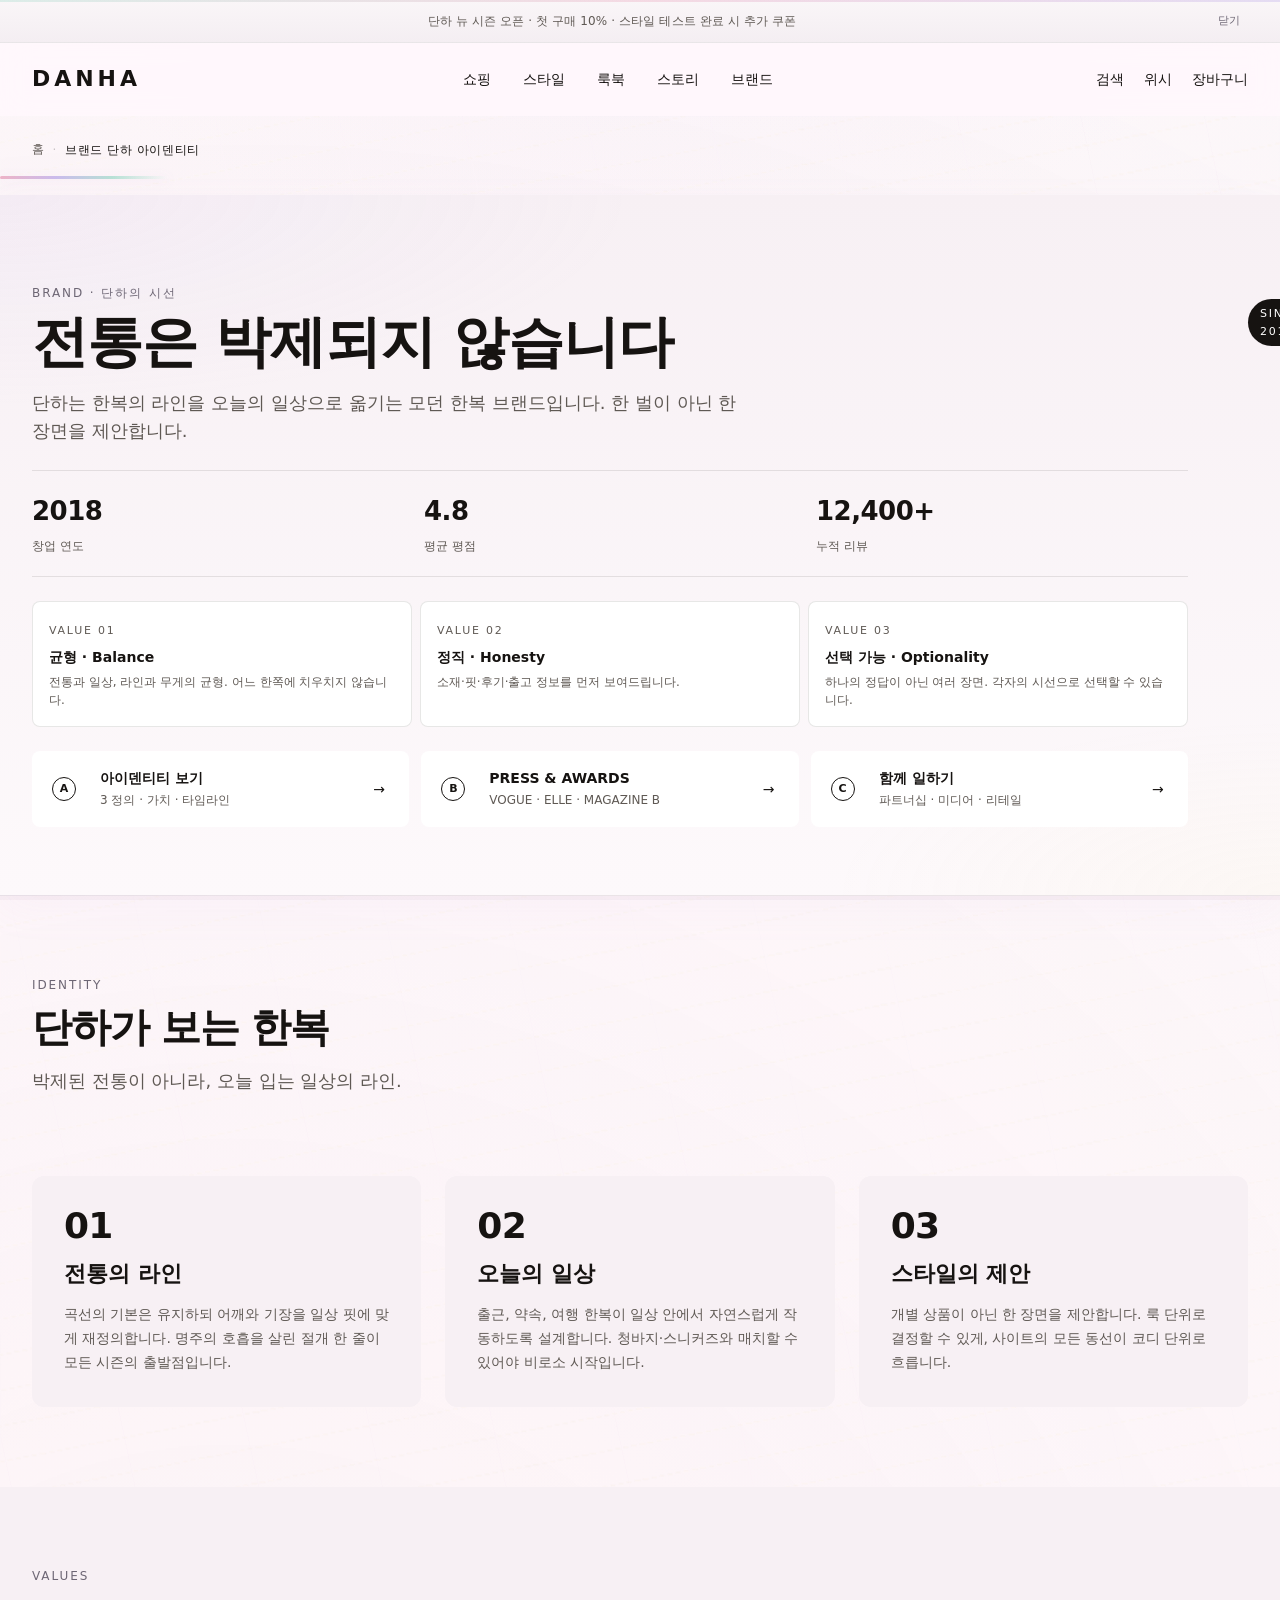
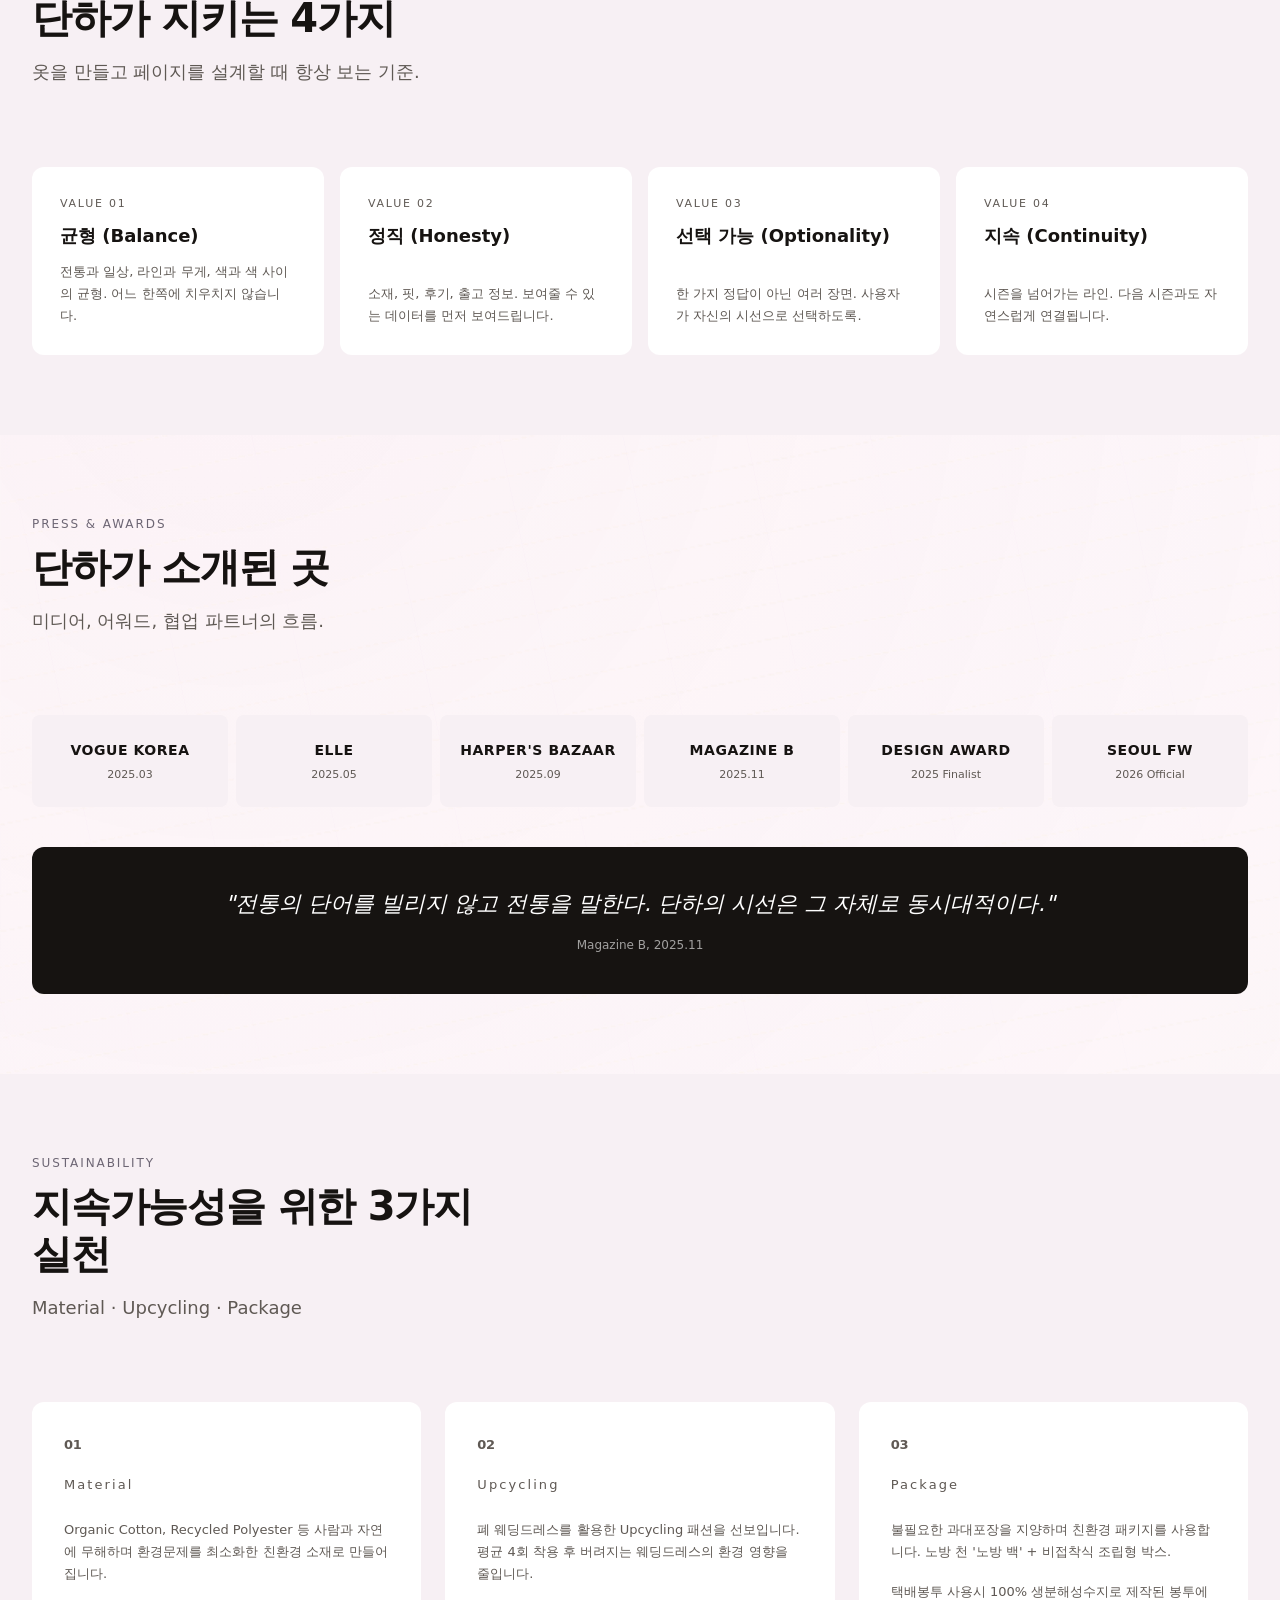
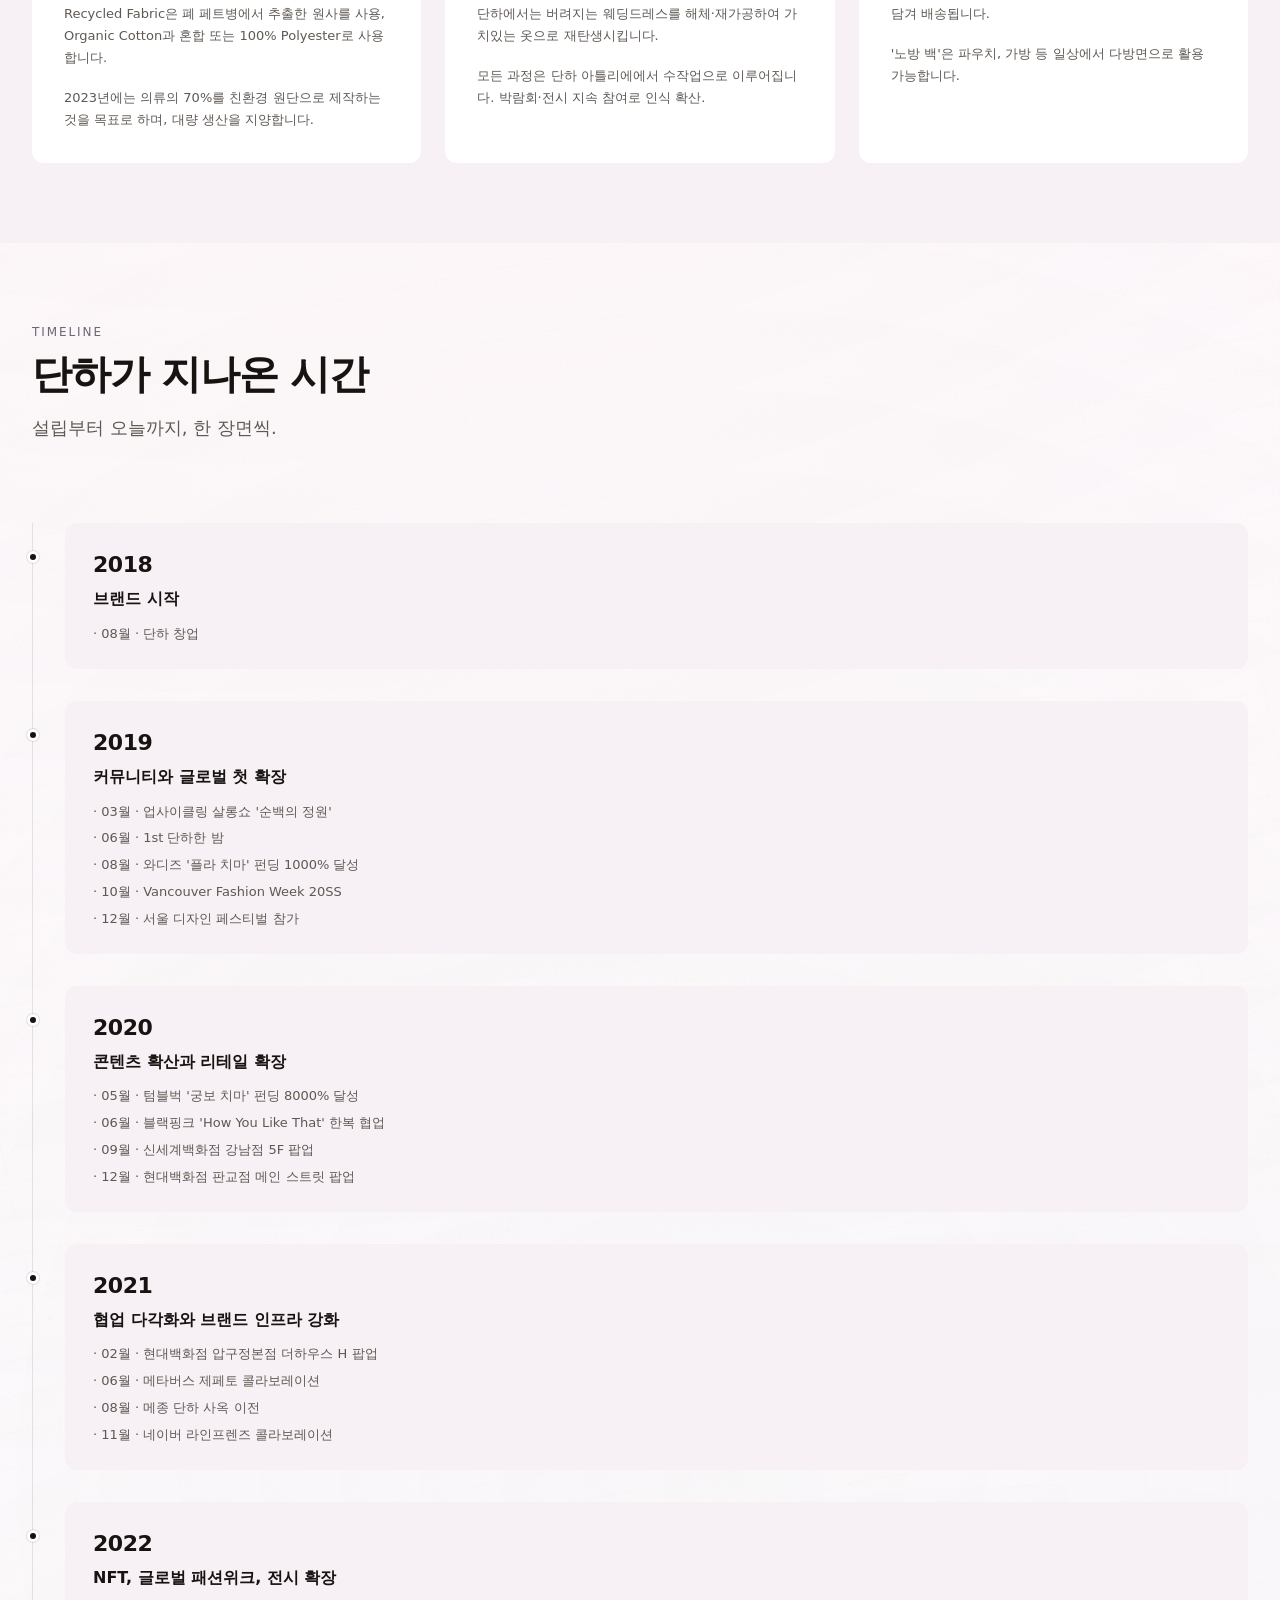
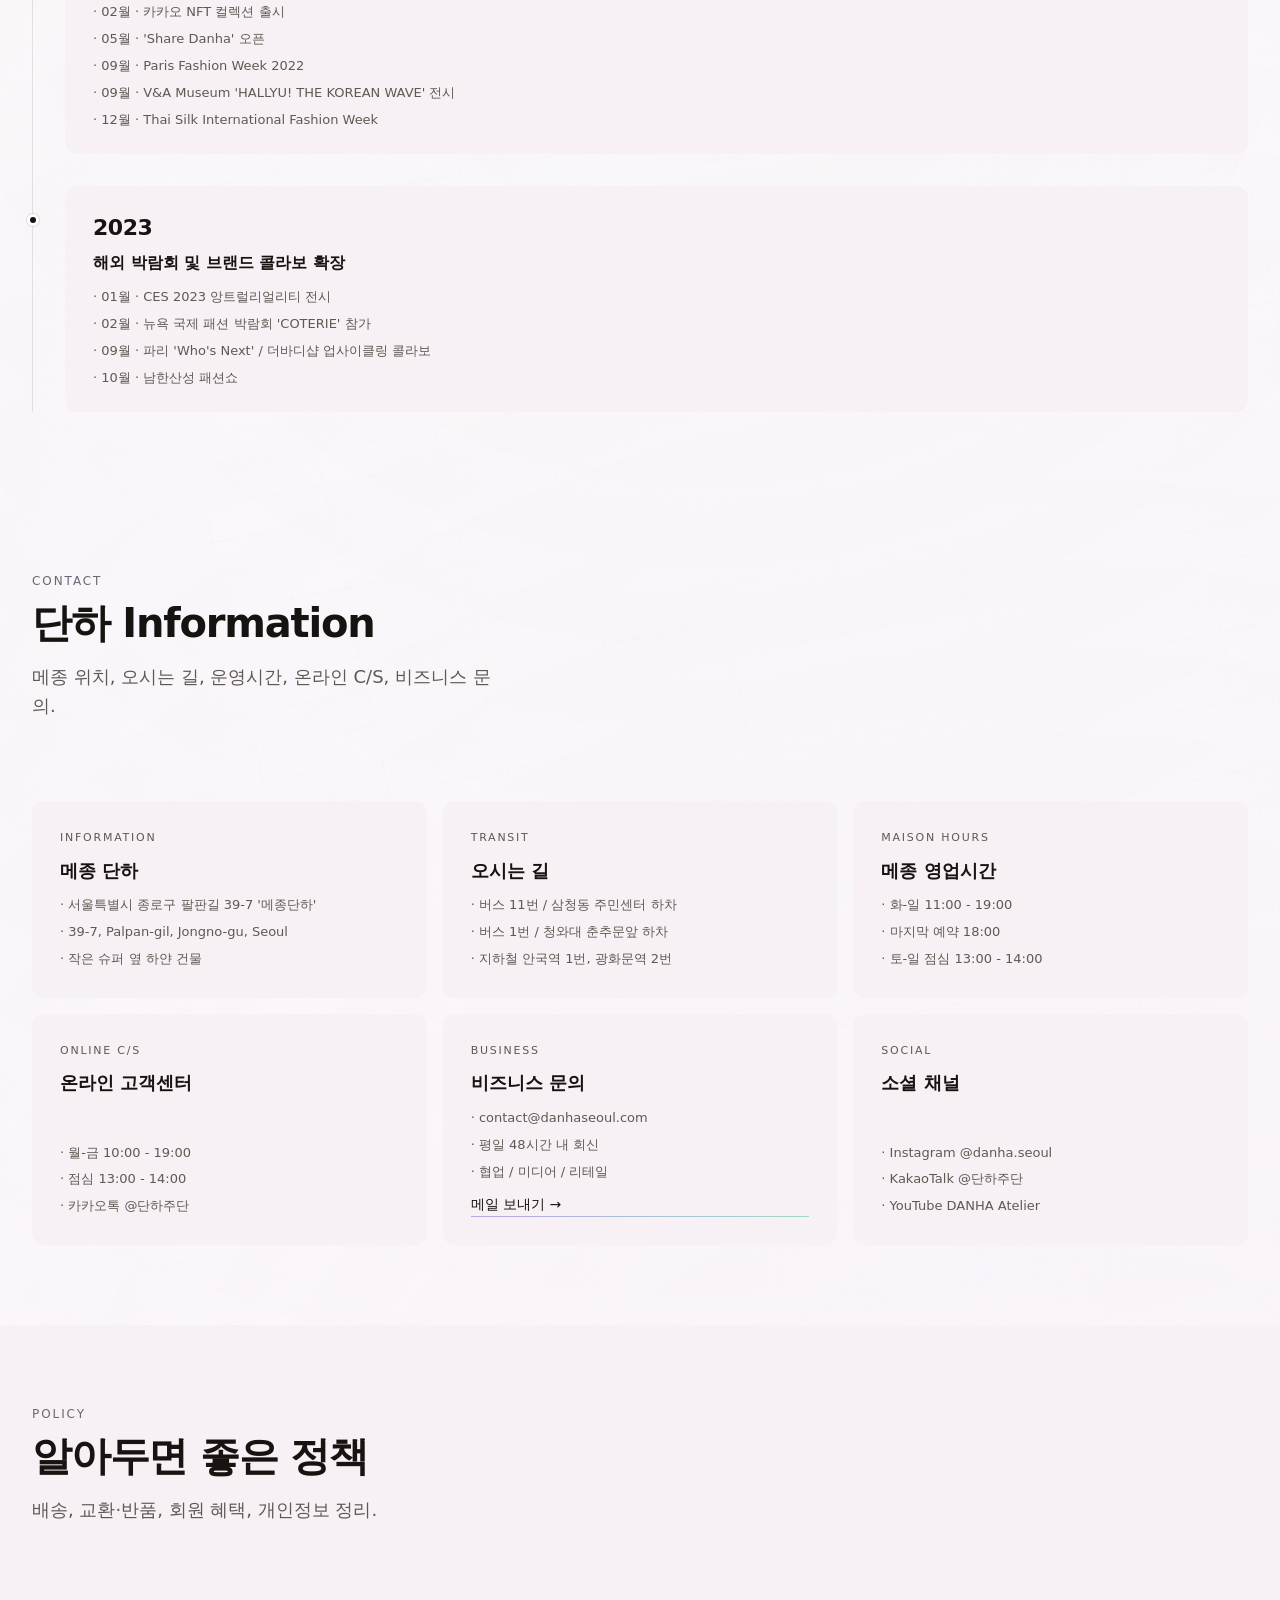
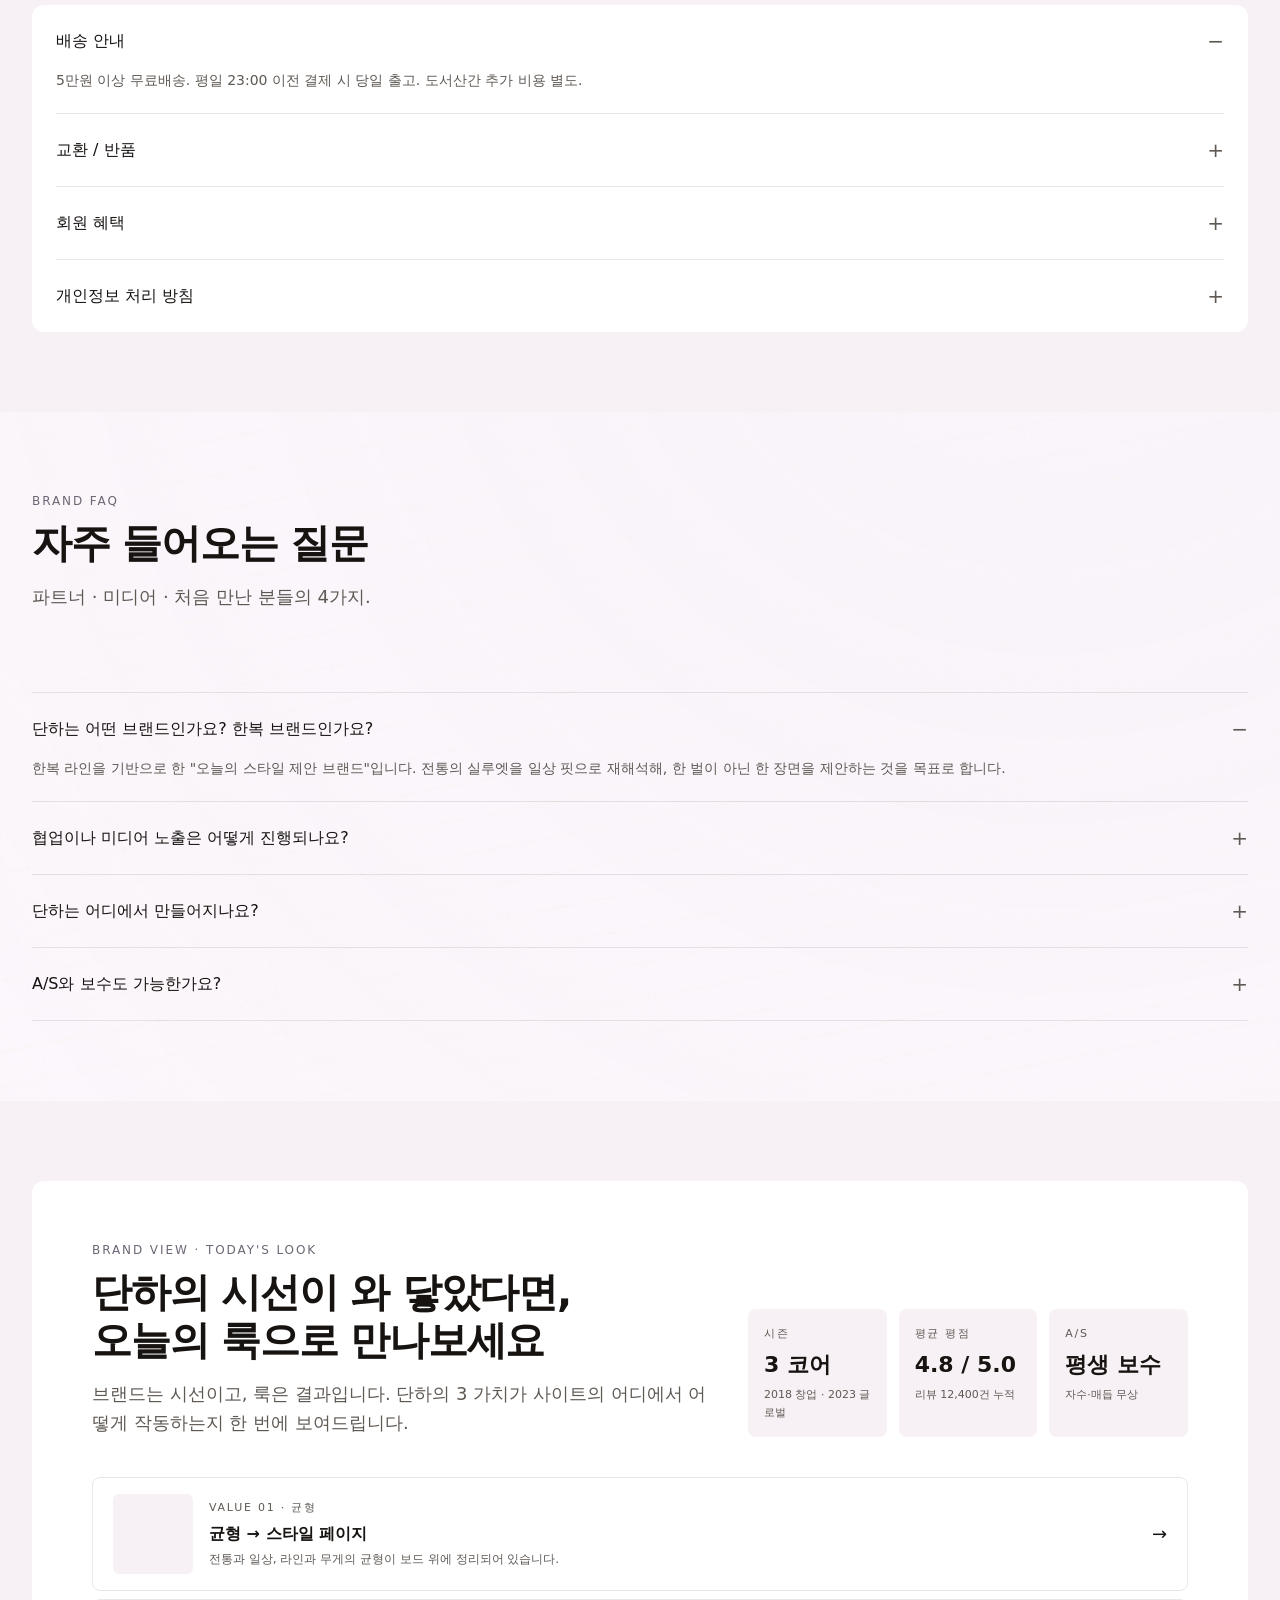
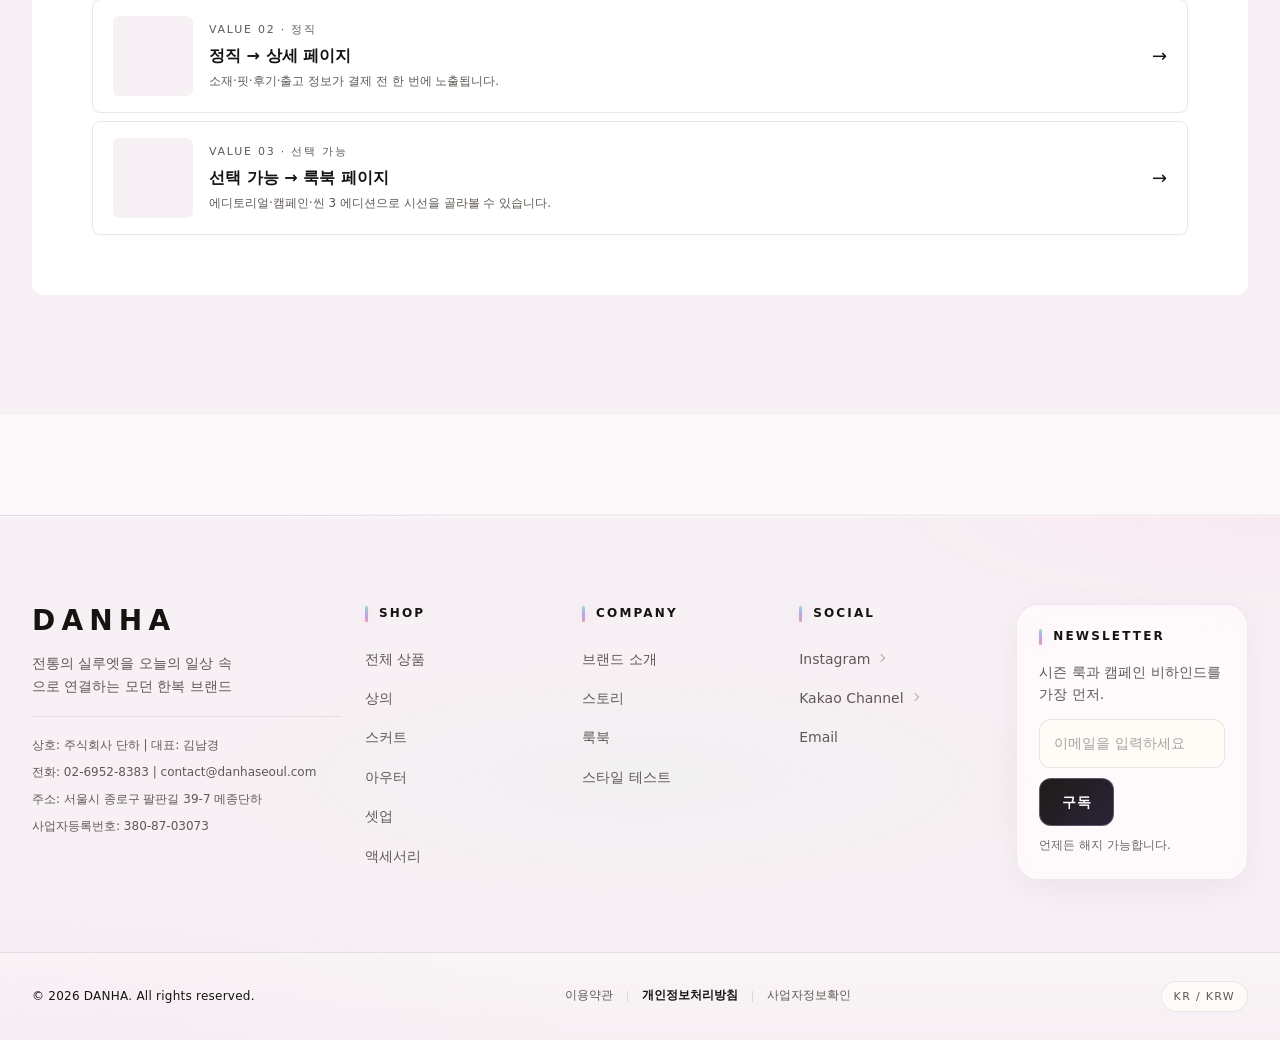
<file: brand.html>
<!DOCTYPE html>
<html lang="ko">
<head>
  <meta charset="UTF-8">
  <meta name="viewport" content="width=device-width, initial-scale=1.0">
  <meta name="description" content="DANHA 브랜드 | 단하 아이덴티티·가치·타임라인">
  <title>DANHA · 브랜드</title>
  <link rel="stylesheet" href="./styles/common.css">
  <link rel="stylesheet" href="./styles/brand.css">
  <link rel="stylesheet" href="./styles/responsive.css">
  <script src="./scripts/site.js" defer></script>
  <script src="./scripts/brand.js" defer></script>
</head>
<body class="brand-page">
  <div id="wrap">
    <a class="a11y-skip-link" href="#main">본문 바로가기</a>

    <aside class="top-band" aria-label="프로모션 안내">
      <div class="top-band__inner">
        <p class="top-band__text" id="top-band-text" aria-live="polite">단하 뉴 시즌 오픈 · 첫 구매 10% · 스타일 테스트 완료 시 추가 쿠폰</p>
        <button type="button" class="top-band__close" id="top-band-close" aria-label="프로모션 배너 닫기">닫기</button>
      </div>
    </aside>

    <header class="header">
      <div class="header__inner">
        <p class="header__logo"><a href="./index.html">DANHA</a></p>
        <nav class="header__nav" aria-label="주요 메뉴">
          <div class="nav-item">
            <a href="./shop.html" class="nav-item__trigger" aria-haspopup="true" aria-expanded="false">쇼핑</a>
            <div class="mega" role="region" aria-label="쇼핑 메뉴">
              <div class="mega__grid">
                <div class="mega__col">
                  <p class="mega__col-title">카테고리</p>
                  <a href="./shop.html?cat=top">상의</a>
                  <a href="./shop.html?cat=skirt">스커트</a>
                  <a href="./shop.html?cat=onepiece">원피스</a>
                  <a href="./shop.html?cat=outer">아우터</a>
                  <a href="./shop.html?cat=set">셋업</a>
                  <a href="./shop.html?cat=acc">액세서리</a>
                </div>
                <div class="mega__col">
                  <p class="mega__col-title">스타일</p>
                  <a href="./style.html?type=office">오피스 무드</a>
                  <a href="./style.html?type=date">데이트 무드</a>
                  <a href="./style.html?type=daily">데일리 무드</a>
                  <a href="./style.html?mood=travel">여행 무드</a>
                </div>
                <div class="mega__col">
                  <p class="mega__col-title">소재</p>
                  <a href="./shop.html?fabric=linen">린넨 블렌드</a>
                  <a href="./shop.html?fabric=silk">소프트 실크</a>
                  <a href="./shop.html?fabric=cotton">데일리 코튼</a>
                  <a href="./shop.html?fabric=light">라이트 웨이트</a>
                </div>
                <a class="mega__featured" href="./lookbook.html">
                  <img src="./images/lookbook.jpg" alt="단하 룩북 미리보기">
                  <span class="mega__featured-label">추천</span>
                  <strong>데일리 헤리티지 룩</strong>
                </a>
              </div>
            </div>
          </div>
          <div class="nav-item">
            <a href="./style.html" class="nav-item__trigger" aria-haspopup="true" aria-expanded="false">스타일</a>
            <div class="mega mega--compact" role="region" aria-label="스타일 메뉴">
              <div class="mega__grid">
                <div class="mega__col">
                  <p class="mega__col-title">빠른 진입</p>
                  <a href="./style.html?type=office">오피스 무드</a>
                  <a href="./style.html?type=date">데이트 무드</a>
                  <a href="./style.html?type=daily">데일리 무드</a>
                </div>
                <div class="mega__col">
                  <p class="mega__col-title">무드</p>
                  <a href="./style.html?mood=cafe">카페 가는 날</a>
                  <a href="./style.html?mood=rainy">비 오는 날</a>
                  <a href="./style.html?mood=travel">여행 가는 날</a>
                </div>
              </div>
            </div>
          </div>
          <div class="nav-item">
            <a href="./lookbook.html" class="nav-item__trigger" aria-haspopup="true" aria-expanded="false">룩북</a>
            <div class="mega mega--compact" role="region" aria-label="룩북 메뉴">
              <div class="mega__grid">
                <div class="mega__col">
                  <p class="mega__col-title">에디션</p>
                  <a href="./lookbook.html">룩북 홈</a>
                  <a href="./lookbook.html#editorial">에디토리얼</a>
                  <a href="./lookbook.html#campaign">캠페인</a>
                  <a href="./lookbook.html#scene">씬</a>
                </div>
                <div class="mega__col">
                  <p class="mega__col-title">함께 보기</p>
                  <a href="./style-test.html">스타일 테스트</a>
                  <a href="./shop.html">쇼핑 바로가기</a>
                  <a href="./style.html">스타일 가이드</a>
                </div>
              </div>
            </div>
          </div>
          <div class="nav-item">
            <a href="./story.html" class="nav-item__trigger" aria-haspopup="true" aria-expanded="false">스토리</a>
            <div class="mega mega--compact" role="region" aria-label="스토리 메뉴">
              <div class="mega__grid">
                <div class="mega__col">
                  <p class="mega__col-title">읽을거리</p>
                  <a href="./story.html">스토리 홈</a>
                  <a href="./story.html#season">시즌 노트</a>
                  <a href="./story.html#chapters">챕터</a>
                  <a href="./story.html#campaign">캠페인</a>
                </div>
                <div class="mega__col">
                  <p class="mega__col-title">연결</p>
                  <a href="./brand.html">브랜드</a>
                  <a href="./lookbook.html">룩북</a>
                  <a href="./style.html">스타일</a>
                </div>
              </div>
            </div>
          </div>
          <div class="nav-item">
            <a href="./brand.html" class="nav-item__trigger" aria-haspopup="true" aria-expanded="false" aria-current="page">브랜드</a>
            <div class="mega mega--compact" role="region" aria-label="브랜드 메뉴">
              <div class="mega__grid">
                <div class="mega__col">
                  <p class="mega__col-title">소개</p>
                  <a href="./brand.html">브랜드 홈</a>
                  <a href="./brand.html#identity">단하가 보는 한복</a>
                  <a href="./brand.html#values">4가지 가치</a>
                  <a href="./brand.html#timeline">타임라인</a>
                </div>
                <div class="mega__col">
                  <p class="mega__col-title">더 알아보기</p>
                  <a href="./brand.html#sustain">지속가능성</a>
                  <a href="./brand.html#contact">문의</a>
                  <a href="./story.html">스토리</a>
                </div>
              </div>
            </div>
          </div>
        </nav>
        <div class="header__utils" aria-label="빠른 기능">
          <a href="./shop.html" aria-label="검색">검색</a>
          <a href="./shop.html" aria-label="위시리스트">위시</a>
          <a href="./cart.html" aria-label="장바구니">장바구니</a>
        </div>
        <button class="mobile-toggle" type="button" aria-label="모바일 메뉴 열기" aria-controls="mobile-panel" aria-expanded="false">메뉴</button>
      </div>
      <div class="mobile-panel" id="mobile-panel" hidden>
        <nav class="mobile-nav" aria-label="모바일 주요 메뉴">
          <details>
            <summary>쇼핑</summary>
            <a href="./shop.html">전체</a>
            <a href="./shop.html?cat=top">상의</a>
            <a href="./shop.html?cat=skirt">스커트</a>
            <a href="./shop.html?cat=onepiece">원피스</a>
            <a href="./shop.html?cat=outer">아우터</a>
            <a href="./shop.html?cat=set">셋업</a>
            <a href="./shop.html?cat=acc">액세서리</a>
          </details>
          <details>
            <summary>스타일</summary>
            <a href="./style.html?type=office">오피스 무드</a>
            <a href="./style.html?type=date">데이트 무드</a>
            <a href="./style.html?type=daily">데일리 무드</a>
            <a href="./style.html?mood=cafe">카페 가는 날</a>
            <a href="./style.html?mood=rainy">비 오는 날</a>
            <a href="./style.html?mood=travel">여행 가는 날</a>
          </details>
          <details>
            <summary>룩북</summary>
            <a href="./lookbook.html">룩북 홈</a>
            <a href="./lookbook.html#editorial">에디토리얼</a>
            <a href="./lookbook.html#campaign">캠페인</a>
            <a href="./lookbook.html#scene">씬</a>
          </details>
          <details>
            <summary>스토리</summary>
            <a href="./story.html">스토리 홈</a>
            <a href="./story.html#season">시즌 노트</a>
            <a href="./story.html#chapters">챕터</a>
            <a href="./story.html#campaign">캠페인</a>
            <a href="./brand.html">브랜드</a>
          </details>
          <details>
            <summary>브랜드</summary>
            <a href="./brand.html">브랜드 홈</a>
            <a href="./brand.html#identity">단하가 보는 한복</a>
            <a href="./brand.html#values">4가지 가치</a>
            <a href="./brand.html#timeline">타임라인</a>
            <a href="./brand.html#contact">문의</a>
          </details>
        </nav>
      </div>
    </header>
    <div class="mobile-dim" id="mobile-dim" hidden></div>

    <main id="main">

      <nav class="breadcrumb" aria-label="현재 위치">
        <div class="container breadcrumb__inner">
          <a href="./index.html">홈</a>
          <span aria-hidden="true">·</span>
          <span aria-current="page">브랜드 단하 아이덴티티</span>
        </div>
      </nav>

      <!-- ===== 1. PAGE HERO ===== -->
      <section class="page-hero" aria-labelledby="hero-title">
        <div class="container">
          <div class="content">
            <div class="content__text">
              <div class="text-wrap text-wrap--wide">
                <p class="eyebrow">Brand · 단하의 시선</p>
                <h1 id="hero-title" class="title page-hero__title">전통은 박제되지 않습니다</h1>
                <p class="desc">단하는 한복의 라인을 오늘의 일상으로 옮기는 모던 한복 브랜드입니다. 한 벌이 아닌 한 장면을 제안합니다.</p>
              </div>
              <ul class="page-hero__meta" aria-label="브랜드 지표">
                <li><strong>2018</strong><span>창업 연도</span></li>
                <li><strong>4.8</strong><span>평균 평점</span></li>
                <li><strong>12,400+</strong><span>누적 리뷰</span></li>
              </ul>
              <div class="value-mini" aria-label="3 코어 가치">
                <article class="value-mini__card">
                  <span class="value-mini__card-tag">VALUE 01</span>
                  <h3 class="value-mini__card-title">균형 · Balance</h3>
                  <p class="value-mini__card-desc">전통과 일상, 라인과 무게의 균형. 어느 한쪽에 치우치지 않습니다.</p>
                </article>
                <article class="value-mini__card">
                  <span class="value-mini__card-tag">VALUE 02</span>
                  <h3 class="value-mini__card-title">정직 · Honesty</h3>
                  <p class="value-mini__card-desc">소재·핏·후기·출고 정보를 먼저 보여드립니다.</p>
                </article>
                <article class="value-mini__card">
                  <span class="value-mini__card-tag">VALUE 03</span>
                  <h3 class="value-mini__card-title">선택 가능 · Optionality</h3>
                  <p class="value-mini__card-desc">하나의 정답이 아닌 여러 장면. 각자의 시선으로 선택할 수 있습니다.</p>
                </article>
              </div>
              <div class="page-hero__actions" role="group" aria-label="브랜드 진입 동선">
                <a class="page-hero__action" href="#identity">
                  <span class="page-hero__action-no">A</span>
                  <span>
                    <strong class="page-hero__action-name">아이덴티티 보기</strong>
                    <span class="page-hero__action-hint">3 정의 · 가치 · 타임라인</span>
                  </span>
                  <span aria-hidden="true">→</span>
                </a>
                <a class="page-hero__action" href="#press">
                  <span class="page-hero__action-no">B</span>
                  <span>
                    <strong class="page-hero__action-name">PRESS &amp; AWARDS</strong>
                    <span class="page-hero__action-hint">VOGUE · ELLE · MAGAZINE B</span>
                  </span>
                  <span aria-hidden="true">→</span>
                </a>
                <a class="page-hero__action" href="#contact">
                  <span class="page-hero__action-no">C</span>
                  <span>
                    <strong class="page-hero__action-name">함께 일하기</strong>
                    <span class="page-hero__action-hint">파트너십 · 미디어 · 리테일</span>
                  </span>
                  <span aria-hidden="true">→</span>
                </a>
              </div>
            </div>
            <figure class="page-hero__collage" aria-hidden="true">
              <img src="./images/apdls.jpg" alt="">
              <img src="./images/tradition1.jpg" alt="">
              <img src="./images/Collection4.jpg" alt="">
              <span class="page-hero__sticker">SINCE 2018</span>
            </figure>
          </div>
        </div>
      </section>

      <!-- ===== 2. IDENTITY ===== -->
      <section id="identity" class="page-identity" aria-labelledby="identity-title">
        <div class="container">
          <div class="content content--stack">
            <div class="content__text">
              <div class="text-wrap">
                <p class="eyebrow">Identity</p>
                <h2 id="identity-title" class="title">단하가 보는 한복</h2>
                <p class="desc">박제된 전통이 아니라, 오늘 입는 일상의 라인.</p>
              </div>
            </div>
            <div class="content__media">
              <div class="identity-grid">
                <article class="identity-card">
                  <p class="identity-card__index">01</p>
                  <h3 class="identity-card__title">전통의 라인</h3>
                  <p class="identity-card__desc">곡선의 기본은 유지하되 어깨와 기장을 일상 핏에 맞게 재정의합니다. 명주의 호흡을 살린 절개 한 줄이 모든 시즌의 출발점입니다.</p>
                </article>
                <article class="identity-card">
                  <p class="identity-card__index">02</p>
                  <h3 class="identity-card__title">오늘의 일상</h3>
                  <p class="identity-card__desc">출근, 약속, 여행 한복이 일상 안에서 자연스럽게 작동하도록 설계합니다. 청바지·스니커즈와 매치할 수 있어야 비로소 시작입니다.</p>
                </article>
                <article class="identity-card">
                  <p class="identity-card__index">03</p>
                  <h3 class="identity-card__title">스타일의 제안</h3>
                  <p class="identity-card__desc">개별 상품이 아닌 한 장면을 제안합니다. 룩 단위로 결정할 수 있게, 사이트의 모든 동선이 코디 단위로 흐릅니다.</p>
                </article>
              </div>
            </div>
          </div>
        </div>
      </section>

      <!-- ===== 3. VALUES ===== -->
      <section id="values" class="page-values" aria-labelledby="values-title">
        <div class="container">
          <div class="content content--stack">
            <div class="content__text">
              <div class="text-wrap">
                <p class="eyebrow">Values</p>
                <h2 id="values-title" class="title">단하가 지키는 4가지</h2>
                <p class="desc">옷을 만들고 페이지를 설계할 때 항상 보는 기준.</p>
              </div>
            </div>
            <div class="content__media">
              <div class="values-grid">
                <article class="value-card">
                  <p class="value-card__tag">VALUE 01</p>
                  <h3 class="value-card__title">균형 (Balance)</h3>
                  <p class="value-card__desc">전통과 일상, 라인과 무게, 색과 색 사이의 균형. 어느 한쪽에 치우치지 않습니다.</p>
                </article>
                <article class="value-card">
                  <p class="value-card__tag">VALUE 02</p>
                  <h3 class="value-card__title">정직 (Honesty)</h3>
                  <p class="value-card__desc">소재, 핏, 후기, 출고 정보. 보여줄 수 있는 데이터를 먼저 보여드립니다.</p>
                </article>
                <article class="value-card">
                  <p class="value-card__tag">VALUE 03</p>
                  <h3 class="value-card__title">선택 가능 (Optionality)</h3>
                  <p class="value-card__desc">한 가지 정답이 아닌 여러 장면. 사용자가 자신의 시선으로 선택하도록.</p>
                </article>
                <article class="value-card">
                  <p class="value-card__tag">VALUE 04</p>
                  <h3 class="value-card__title">지속 (Continuity)</h3>
                  <p class="value-card__desc">시즌을 넘어가는 라인. 다음 시즌과도 자연스럽게 연결됩니다.</p>
                </article>
              </div>
            </div>
          </div>
        </div>
      </section>

      <!-- ===== 4. PRESS ===== -->
      <section id="press" class="page-press" aria-labelledby="press-title">
        <div class="container">
          <div class="content content--stack">
            <div class="content__text">
              <div class="text-wrap">
                <p class="eyebrow">Press &amp; Awards</p>
                <h2 id="press-title" class="title">단하가 소개된 곳</h2>
                <p class="desc">미디어, 어워드, 협업 파트너의 흐름.</p>
              </div>
            </div>
            <div class="content__media">
              <div class="press-strip">
                <div class="press-strip__cell"><strong>VOGUE KOREA</strong>2025.03</div>
                <div class="press-strip__cell"><strong>ELLE</strong>2025.05</div>
                <div class="press-strip__cell"><strong>HARPER'S BAZAAR</strong>2025.09</div>
                <div class="press-strip__cell"><strong>MAGAZINE B</strong>2025.11</div>
                <div class="press-strip__cell"><strong>DESIGN AWARD</strong>2025 Finalist</div>
                <div class="press-strip__cell"><strong>SEOUL FW</strong>2026 Official</div>
              </div>
              <p class="pull-quote">"전통의 단어를 빌리지 않고 전통을 말한다. 단하의 시선은 그 자체로 동시대적이다."<cite>Magazine B, 2025.11</cite></p>
            </div>
          </div>
        </div>
      </section>

      <!-- ===== 5. SUSTAIN ===== -->
      <section id="sustain" class="page-sustain" aria-labelledby="sustain-title">
        <div class="container">
          <div class="content content--stack">
            <div class="content__text">
              <div class="text-wrap">
                <p class="eyebrow">Sustainability</p>
                <h2 id="sustain-title" class="title">지속가능성을 위한 3가지 실천</h2>
                <p class="desc">Material · Upcycling · Package</p>
              </div>
            </div>
            <div class="content__media">
              <div class="sustain-grid">
                <article class="sustain-card">
                  <p class="sustain-card__index">01</p>
                  <p class="sustain-card__eyebrow">Material</p>
                  <p>Organic Cotton, Recycled Polyester 등 사람과 자연에 무해하며 환경문제를 최소화한 친환경 소재로 만들어집니다.</p>
                  <p>Recycled Fabric은 폐 페트병에서 추출한 원사를 사용, Organic Cotton과 혼합 또는 100% Polyester로 사용합니다.</p>
                  <p>2023년에는 의류의 70%를 친환경 원단으로 제작하는 것을 목표로 하며, 대량 생산을 지양합니다.</p>
                </article>
                <article class="sustain-card">
                  <p class="sustain-card__index">02</p>
                  <p class="sustain-card__eyebrow">Upcycling</p>
                  <p>폐 웨딩드레스를 활용한 Upcycling 패션을 선보입니다. 평균 4회 착용 후 버려지는 웨딩드레스의 환경 영향을 줄입니다.</p>
                  <p>단하에서는 버려지는 웨딩드레스를 해체·재가공하여 가치있는 옷으로 재탄생시킵니다.</p>
                  <p>모든 과정은 단하 아틀리에에서 수작업으로 이루어집니다. 박람회·전시 지속 참여로 인식 확산.</p>
                </article>
                <article class="sustain-card">
                  <p class="sustain-card__index">03</p>
                  <p class="sustain-card__eyebrow">Package</p>
                  <p>불필요한 과대포장을 지양하며 친환경 패키지를 사용합니다. 노방 천 '노방 백' + 비접착식 조립형 박스.</p>
                  <p>택배봉투 사용시 100% 생분해성수지로 제작된 봉투에 담겨 배송됩니다.</p>
                  <p>'노방 백'은 파우치, 가방 등 일상에서 다방면으로 활용 가능합니다.</p>
                </article>
              </div>
            </div>
          </div>
        </div>
      </section>

      <!-- ===== 6. TIMELINE ===== -->
      <section id="timeline" class="page-timeline" aria-labelledby="timeline-title">
        <div class="container">
          <div class="content content--stack">
            <div class="content__text">
              <div class="text-wrap">
                <p class="eyebrow">Timeline</p>
                <h2 id="timeline-title" class="title">단하가 지나온 시간</h2>
                <p class="desc">설립부터 오늘까지, 한 장면씩.</p>
              </div>
            </div>
            <div class="content__media">
              <ol class="timeline-list">
                <li class="timeline-item">
                  <p class="timeline-item__year">2018</p>
                  <p class="timeline-item__title">브랜드 시작</p>
                  <ul class="timeline-events">
                    <li>· 08월 · 단하 창업</li>
                  </ul>
                </li>
                <li class="timeline-item">
                  <p class="timeline-item__year">2019</p>
                  <p class="timeline-item__title">커뮤니티와 글로벌 첫 확장</p>
                  <ul class="timeline-events">
                    <li>· 03월 · 업사이클링 살롱쇼 '순백의 정원'</li>
                    <li>· 06월 · 1st 단하한 밤</li>
                    <li>· 08월 · 와디즈 '플라 치마' 펀딩 1000% 달성</li>
                    <li>· 10월 · Vancouver Fashion Week 20SS</li>
                    <li>· 12월 · 서울 디자인 페스티벌 참가</li>
                  </ul>
                </li>
                <li class="timeline-item">
                  <p class="timeline-item__year">2020</p>
                  <p class="timeline-item__title">콘텐츠 확산과 리테일 확장</p>
                  <ul class="timeline-events">
                    <li>· 05월 · 텀블벅 '궁보 치마' 펀딩 8000% 달성</li>
                    <li>· 06월 · 블랙핑크 'How You Like That' 한복 협업</li>
                    <li>· 09월 · 신세계백화점 강남점 5F 팝업</li>
                    <li>· 12월 · 현대백화점 판교점 메인 스트릿 팝업</li>
                  </ul>
                </li>
                <li class="timeline-item">
                  <p class="timeline-item__year">2021</p>
                  <p class="timeline-item__title">협업 다각화와 브랜드 인프라 강화</p>
                  <ul class="timeline-events">
                    <li>· 02월 · 현대백화점 압구정본점 더하우스 H 팝업</li>
                    <li>· 06월 · 메타버스 제페토 콜라보레이션</li>
                    <li>· 08월 · 메종 단하 사옥 이전</li>
                    <li>· 11월 · 네이버 라인프렌즈 콜라보레이션</li>
                  </ul>
                </li>
                <li class="timeline-item">
                  <p class="timeline-item__year">2022</p>
                  <p class="timeline-item__title">NFT, 글로벌 패션위크, 전시 확장</p>
                  <ul class="timeline-events">
                    <li>· 02월 · 카카오 NFT 컬렉션 출시</li>
                    <li>· 05월 · 'Share Danha' 오픈</li>
                    <li>· 09월 · Paris Fashion Week 2022</li>
                    <li>· 09월 · V&amp;A Museum 'HALLYU! THE KOREAN WAVE' 전시</li>
                    <li>· 12월 · Thai Silk International Fashion Week</li>
                  </ul>
                </li>
                <li class="timeline-item">
                  <p class="timeline-item__year">2023</p>
                  <p class="timeline-item__title">해외 박람회 및 브랜드 콜라보 확장</p>
                  <ul class="timeline-events">
                    <li>· 01월 · CES 2023 앙트럴리얼리티 전시</li>
                    <li>· 02월 · 뉴욕 국제 패션 박람회 'COTERIE' 참가</li>
                    <li>· 09월 · 파리 'Who's Next' / 더바디샵 업사이클링 콜라보</li>
                    <li>· 10월 · 남한산성 패션쇼</li>
                  </ul>
                </li>
              </ol>
            </div>
          </div>
        </div>
      </section>

      <!-- ===== 7. CONTACT ===== -->
      <section id="contact" class="page-contact" aria-labelledby="contact-title">
        <div class="container">
          <div class="content content--stack">
            <div class="content__text">
              <div class="text-wrap">
                <p class="eyebrow">Contact</p>
                <h2 id="contact-title" class="title">단하 Information</h2>
                <p class="desc">메종 위치, 오시는 길, 운영시간, 온라인 C/S, 비즈니스 문의.</p>
              </div>
            </div>
            <div class="content__media">
              <div class="contact-grid">
                <article class="contact-card">
                  <p class="contact-card__label">INFORMATION</p>
                  <h3 class="contact-card__title">메종 단하</h3>
                  <ul class="contact-card__list">
                    <li>· 서울특별시 종로구 팔판길 39-7 '메종단하'</li>
                    <li>· 39-7, Palpan-gil, Jongno-gu, Seoul</li>
                    <li>· 작은 슈퍼 옆 하얀 건물</li>
                  </ul>
                </article>
                <article class="contact-card">
                  <p class="contact-card__label">TRANSIT</p>
                  <h3 class="contact-card__title">오시는 길</h3>
                  <ul class="contact-card__list">
                    <li>· 버스 11번 / 삼청동 주민센터 하차</li>
                    <li>· 버스 1번 / 청와대 춘추문앞 하차</li>
                    <li>· 지하철 안국역 1번, 광화문역 2번</li>
                  </ul>
                </article>
                <article class="contact-card">
                  <p class="contact-card__label">MAISON HOURS</p>
                  <h3 class="contact-card__title">메종 영업시간</h3>
                  <ul class="contact-card__list">
                    <li>· 화-일 11:00 - 19:00</li>
                    <li>· 마지막 예약 18:00</li>
                    <li>· 토-일 점심 13:00 - 14:00</li>
                  </ul>
                </article>
                <article class="contact-card">
                  <p class="contact-card__label">ONLINE C/S</p>
                  <h3 class="contact-card__title">온라인 고객센터</h3>
                  <ul class="contact-card__list">
                    <li>· 월-금 10:00 - 19:00</li>
                    <li>· 점심 13:00 - 14:00</li>
                    <li>· 카카오톡 @단하주단</li>
                  </ul>
                </article>
                <article class="contact-card">
                  <p class="contact-card__label">BUSINESS</p>
                  <h3 class="contact-card__title">비즈니스 문의</h3>
                  <ul class="contact-card__list">
                    <li>· contact@danhaseoul.com</li>
                    <li>· 평일 48시간 내 회신</li>
                    <li>· 협업 / 미디어 / 리테일</li>
                  </ul>
                  <a class="link-cta" href="mailto:contact@danhaseoul.com">메일 보내기 →</a>
                </article>
                <article class="contact-card">
                  <p class="contact-card__label">SOCIAL</p>
                  <h3 class="contact-card__title">소셜 채널</h3>
                  <ul class="contact-card__list">
                    <li>· Instagram @danha.seoul</li>
                    <li>· KakaoTalk @단하주단</li>
                    <li>· YouTube DANHA Atelier</li>
                  </ul>
                </article>
              </div>
            </div>
          </div>
        </div>
      </section>

      <!-- ===== 8. POLICY ===== -->
      <section id="policy" class="page-policy" aria-labelledby="policy-title">
        <div class="container">
          <div class="content content--stack">
            <div class="content__text">
              <div class="text-wrap">
                <p class="eyebrow">Policy</p>
                <h2 id="policy-title" class="title">알아두면 좋은 정책</h2>
                <p class="desc">배송, 교환·반품, 회원 혜택, 개인정보 정리.</p>
              </div>
            </div>
            <div class="content__media">
              <div class="policy-list">
                <details open>
                  <summary>배송 안내</summary>
                  <p>5만원 이상 무료배송. 평일 23:00 이전 결제 시 당일 출고. 도서산간 추가 비용 별도.</p>
                </details>
                <details>
                  <summary>교환 / 반품</summary>
                  <p>7일 내 교환·반품 보장. 사이즈 교환 1회 무료. 단순 변심 시 왕복 배송비 고객 부담.</p>
                </details>
                <details>
                  <summary>회원 혜택</summary>
                  <p>첫 구매 10% 쿠폰. 구매 적립 2%. 스타일 테스트 완료 시 추가 쿠폰 자동 발급.</p>
                </details>
                <details>
                  <summary>개인정보 처리 방침</summary>
                  <p>주문/배송에 필요한 최소 정보만 수집. 보관 기간 종료 후 즉시 파기. 자세한 내용은 <a href="mailto:contact@danhaseoul.com">contact@danhaseoul.com</a> 으로 문의.</p>
                </details>
              </div>
            </div>
          </div>
        </div>
      </section>

      <!-- ===== 9. FAQ ===== -->
      <section class="page-faq" aria-labelledby="faq-title">
        <div class="container">
          <div class="content content--stack">
            <div class="content__text">
              <div class="text-wrap">
                <p class="eyebrow">Brand FAQ</p>
                <h2 id="faq-title" class="title">자주 들어오는 질문</h2>
                <p class="desc">파트너 · 미디어 · 처음 만난 분들의 4가지.</p>
              </div>
            </div>
            <div class="content__media">
              <div class="faq-list">
                <details open>
                  <summary>단하는 어떤 브랜드인가요? 한복 브랜드인가요?</summary>
                  <p>한복 라인을 기반으로 한 "오늘의 스타일 제안 브랜드"입니다. 전통의 실루엣을 일상 핏으로 재해석해, 한 벌이 아닌 한 장면을 제안하는 것을 목표로 합니다.</p>
                </details>
                <details>
                  <summary>협업이나 미디어 노출은 어떻게 진행되나요?</summary>
                  <p>리테일 / 미디어 / 컨셉 협업 모두 contact@danhaseoul.com으로 1차 문의 부탁드립니다. 평일 48시간 내에 회신드리며, 시즌 일정에 따라 후속 미팅을 진행합니다.</p>
                </details>
                <details>
                  <summary>단하는 어디에서 만들어지나요?</summary>
                  <p>패브릭의 80%는 국내 직조 파트너에서 공급받고, 봉제는 서울·성남의 소규모 워크숍 4곳과 직접 협업합니다. 모든 워크숍은 공정 단가 공개에 동의한 곳입니다.</p>
                </details>
                <details>
                  <summary>A/S와 보수도 가능한가요?</summary>
                  <p>가능합니다. 자수, 매듭, 끈 보수는 무상으로 진행하며 봉제 보수는 실비 기준으로 운영됩니다. 보수 신청은 카카오 채널 또는 이메일로 접수해 주세요.</p>
                </details>
              </div>
            </div>
          </div>
        </div>
      </section>

      <!-- ===== 10. PAGE CTA ===== -->
      <section class="page-cta" aria-labelledby="cta-title">
        <div class="container">
          <div class="cta-board">
            <header class="cta-head">
              <div class="text-wrap text-wrap--wide">
                <p class="eyebrow">Brand View · Today's Look</p>
                <h2 id="cta-title" class="title">단하의 시선이 와 닿았다면,<br>오늘의 룩으로 만나보세요</h2>
                <p class="desc">브랜드는 시선이고, 룩은 결과입니다. 단하의 3 가치가 사이트의 어디에서 어떻게 작동하는지 한 번에 보여드립니다.</p>
              </div>
              <div class="cta-metrics" role="list" aria-label="브랜드 지표">
                <article class="cta-metric" role="listitem">
                  <p class="cta-metric__label">시즌</p>
                  <p class="cta-metric__value">3 코어</p>
                  <p class="cta-metric__hint">2018 창업 · 2023 글로벌</p>
                </article>
                <article class="cta-metric" role="listitem">
                  <p class="cta-metric__label">평균 평점</p>
                  <p class="cta-metric__value">4.8 / 5.0</p>
                  <p class="cta-metric__hint">리뷰 12,400건 누적</p>
                </article>
                <article class="cta-metric" role="listitem">
                  <p class="cta-metric__label">A/S</p>
                  <p class="cta-metric__value">평생 보수</p>
                  <p class="cta-metric__hint">자수·매듭 무상</p>
                </article>
              </div>
            </header>

            <div class="cta-body">
              <a class="cta-shortcut" href="./style.html">
                <span class="cta-shortcut__thumb cta-shortcut__thumb--01" aria-hidden="true"></span>
                <span>
                  <span class="cta-shortcut__tag">VALUE 01 · 균형</span>
                  <strong class="cta-shortcut__name">균형 → 스타일 페이지</strong>
                  <span class="cta-shortcut__hint">전통과 일상, 라인과 무게의 균형이 보드 위에 정리되어 있습니다.</span>
                </span>
                <span class="cta-shortcut__arrow" aria-hidden="true">→</span>
              </a>
              <a class="cta-shortcut" href="./detail.html?id=1">
                <span class="cta-shortcut__thumb cta-shortcut__thumb--02" aria-hidden="true"></span>
                <span>
                  <span class="cta-shortcut__tag">VALUE 02 · 정직</span>
                  <strong class="cta-shortcut__name">정직 → 상세 페이지</strong>
                  <span class="cta-shortcut__hint">소재·핏·후기·출고 정보가 결제 전 한 번에 노출됩니다.</span>
                </span>
                <span class="cta-shortcut__arrow" aria-hidden="true">→</span>
              </a>
              <a class="cta-shortcut" href="./lookbook.html">
                <span class="cta-shortcut__thumb cta-shortcut__thumb--03" aria-hidden="true"></span>
                <span>
                  <span class="cta-shortcut__tag">VALUE 03 · 선택 가능</span>
                  <strong class="cta-shortcut__name">선택 가능 → 룩북 페이지</strong>
                  <span class="cta-shortcut__hint">에디토리얼·캠페인·씬 3 에디션으로 시선을 골라볼 수 있습니다.</span>
                </span>
                <span class="cta-shortcut__arrow" aria-hidden="true">→</span>
              </a>
            </div>
          </div>
        </div>
      </section>
    </main>

    <footer class="footer">
      <div class="container footer__top">
        <div class="footer__grid">
          <div class="footer__brand">
            <p class="footer__brand-logo">DANHA</p>
            <p class="footer__brand-copy">전통의 실루엣을 오늘의 일상 속으로 연결하는 모던 한복 브랜드</p>
            <ul class="footer__brand-meta">
              <li>상호: 주식회사 단하 | 대표: 김남경</li>
              <li>전화: 02-6952-8383 | contact@danhaseoul.com</li>
              <li>주소: 서울시 종로구 팔판길 39-7 메종단하</li>
              <li>사업자등록번호: 380-87-03073</li>
            </ul>
          </div>
          <nav class="footer__col" aria-label="쇼핑">
            <p class="footer__col-title">SHOP</p>
            <ul class="footer__links">
              <li><a href="./shop.html">전체 상품</a></li>
              <li><a href="./shop.html?cat=top">상의</a></li>
              <li><a href="./shop.html?cat=skirt">스커트</a></li>
              <li><a href="./shop.html?cat=outer">아우터</a></li>
              <li><a href="./shop.html?cat=set">셋업</a></li>
              <li><a href="./shop.html?cat=acc">액세서리</a></li>
            </ul>
          </nav>
          <nav class="footer__col" aria-label="컴퍼니">
            <p class="footer__col-title">COMPANY</p>
            <ul class="footer__links">
              <li><a href="./brand.html">브랜드 소개</a></li>
              <li><a href="./story.html">스토리</a></li>
              <li><a href="./lookbook.html">룩북</a></li>
              <li><a href="./style-test.html">스타일 테스트</a></li>
            </ul>
          </nav>
          <nav class="footer__col" aria-label="소셜">
            <p class="footer__col-title">SOCIAL</p>
            <ul class="footer__social">
              <li><a href="https://www.instagram.com/" target="_blank" rel="noopener noreferrer">Instagram</a></li>
              <li><a href="https://pf.kakao.com/" target="_blank" rel="noopener noreferrer">Kakao Channel</a></li>
              <li><a href="mailto:contact@danhaseoul.com">Email</a></li>
            </ul>
          </nav>
          <div class="footer__col footer__newsletter">
            <p class="footer__col-title">NEWSLETTER</p>
            <p class="footer__newsletter-copy">시즌 룩과 캠페인 비하인드를 가장 먼저.</p>
            <form class="footer__newsletter-form" onsubmit="event.preventDefault();">
              <input type="email" class="footer__newsletter-input" placeholder="이메일을 입력하세요" aria-label="뉴스레터 이메일">
              <button type="submit" class="footer__newsletter-submit">구독</button>
            </form>
            <p class="footer__newsletter-note">언제든 해지 가능합니다.</p>
          </div>
        </div>
      </div>
      <div class="footer__bottom">
        <div class="container footer__bottom-inner">
          <p>© 2026 DANHA. All rights reserved.</p>
          <ul class="footer__legal">
            <li><a href="./brand.html#policy">이용약관</a></li>
            <li><a href="./brand.html#policy"><strong>개인정보처리방침</strong></a></li>
            <li><a href="./brand.html#policy">사업자정보확인</a></li>
          </ul>
          <span aria-label="국가 / 통화">KR / KRW</span>
        </div>
      </div>
    </footer>
  </div>
</body>
</html>
</file>
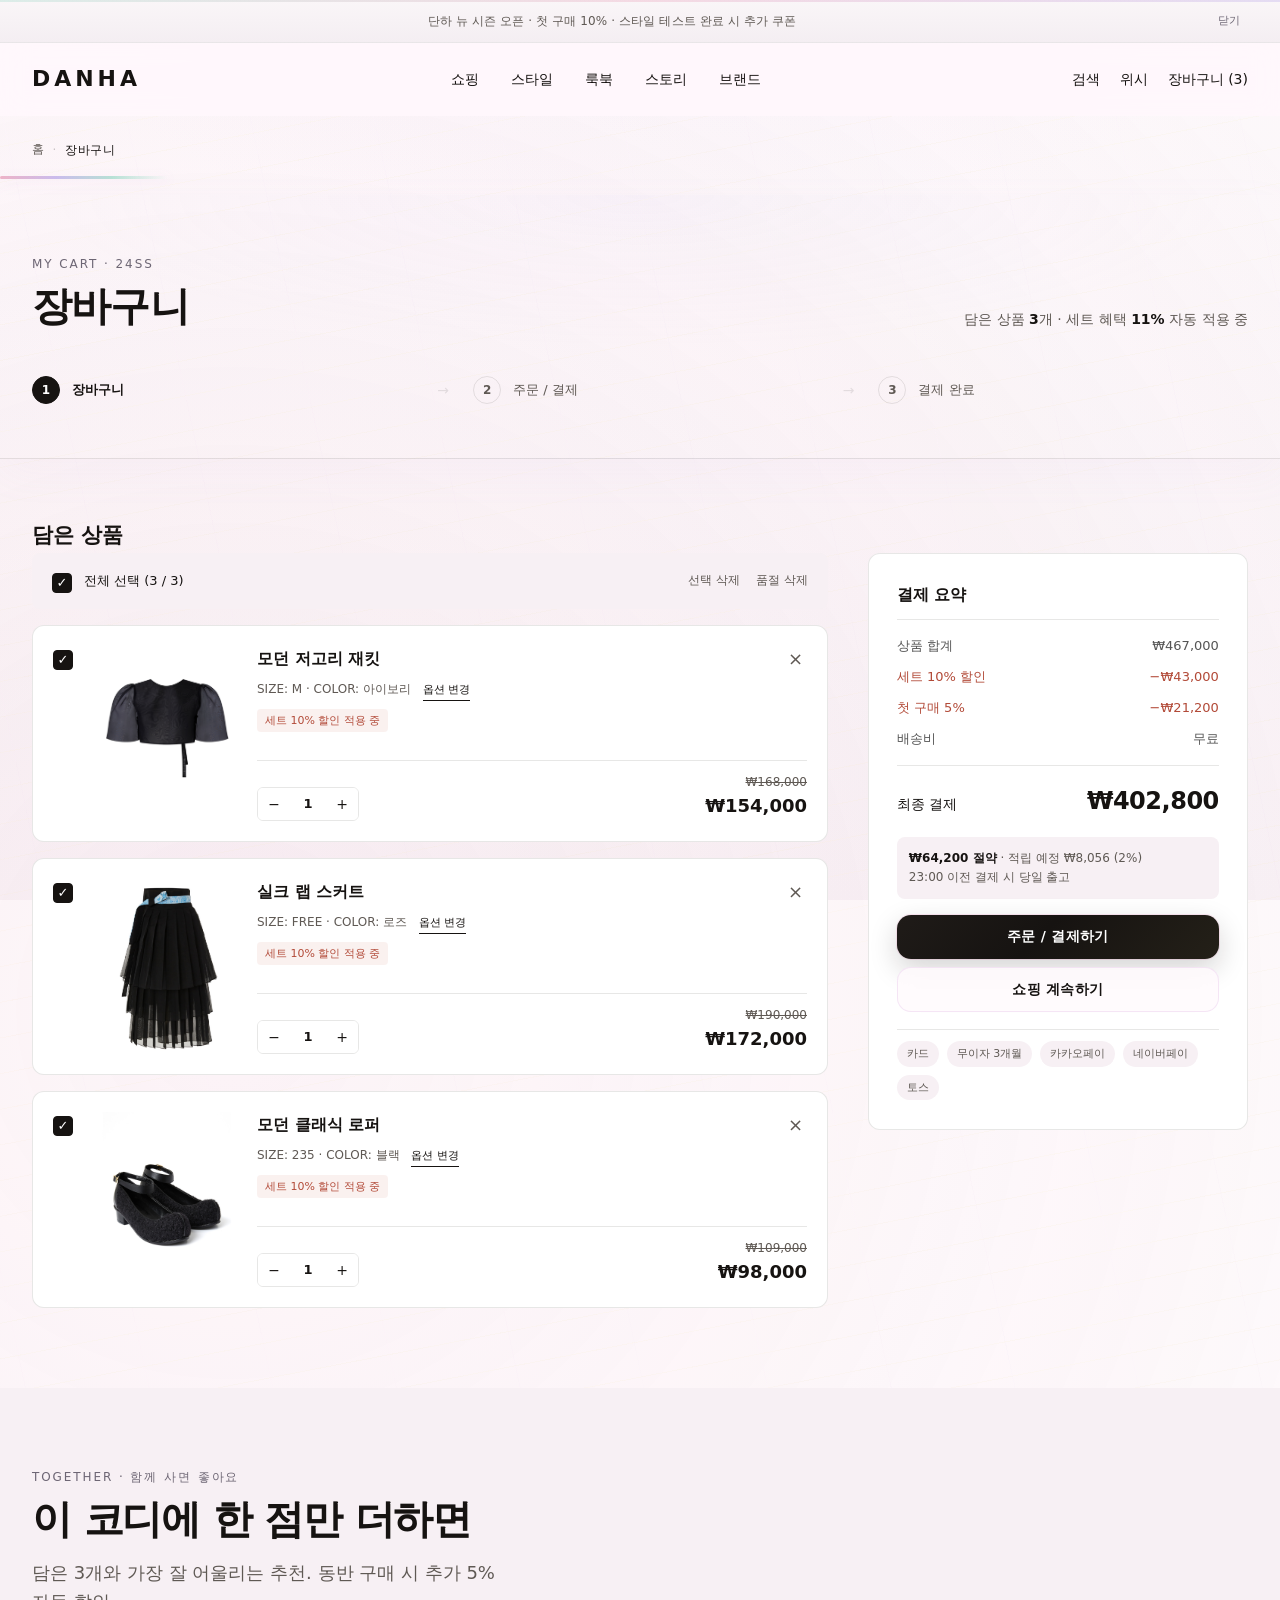
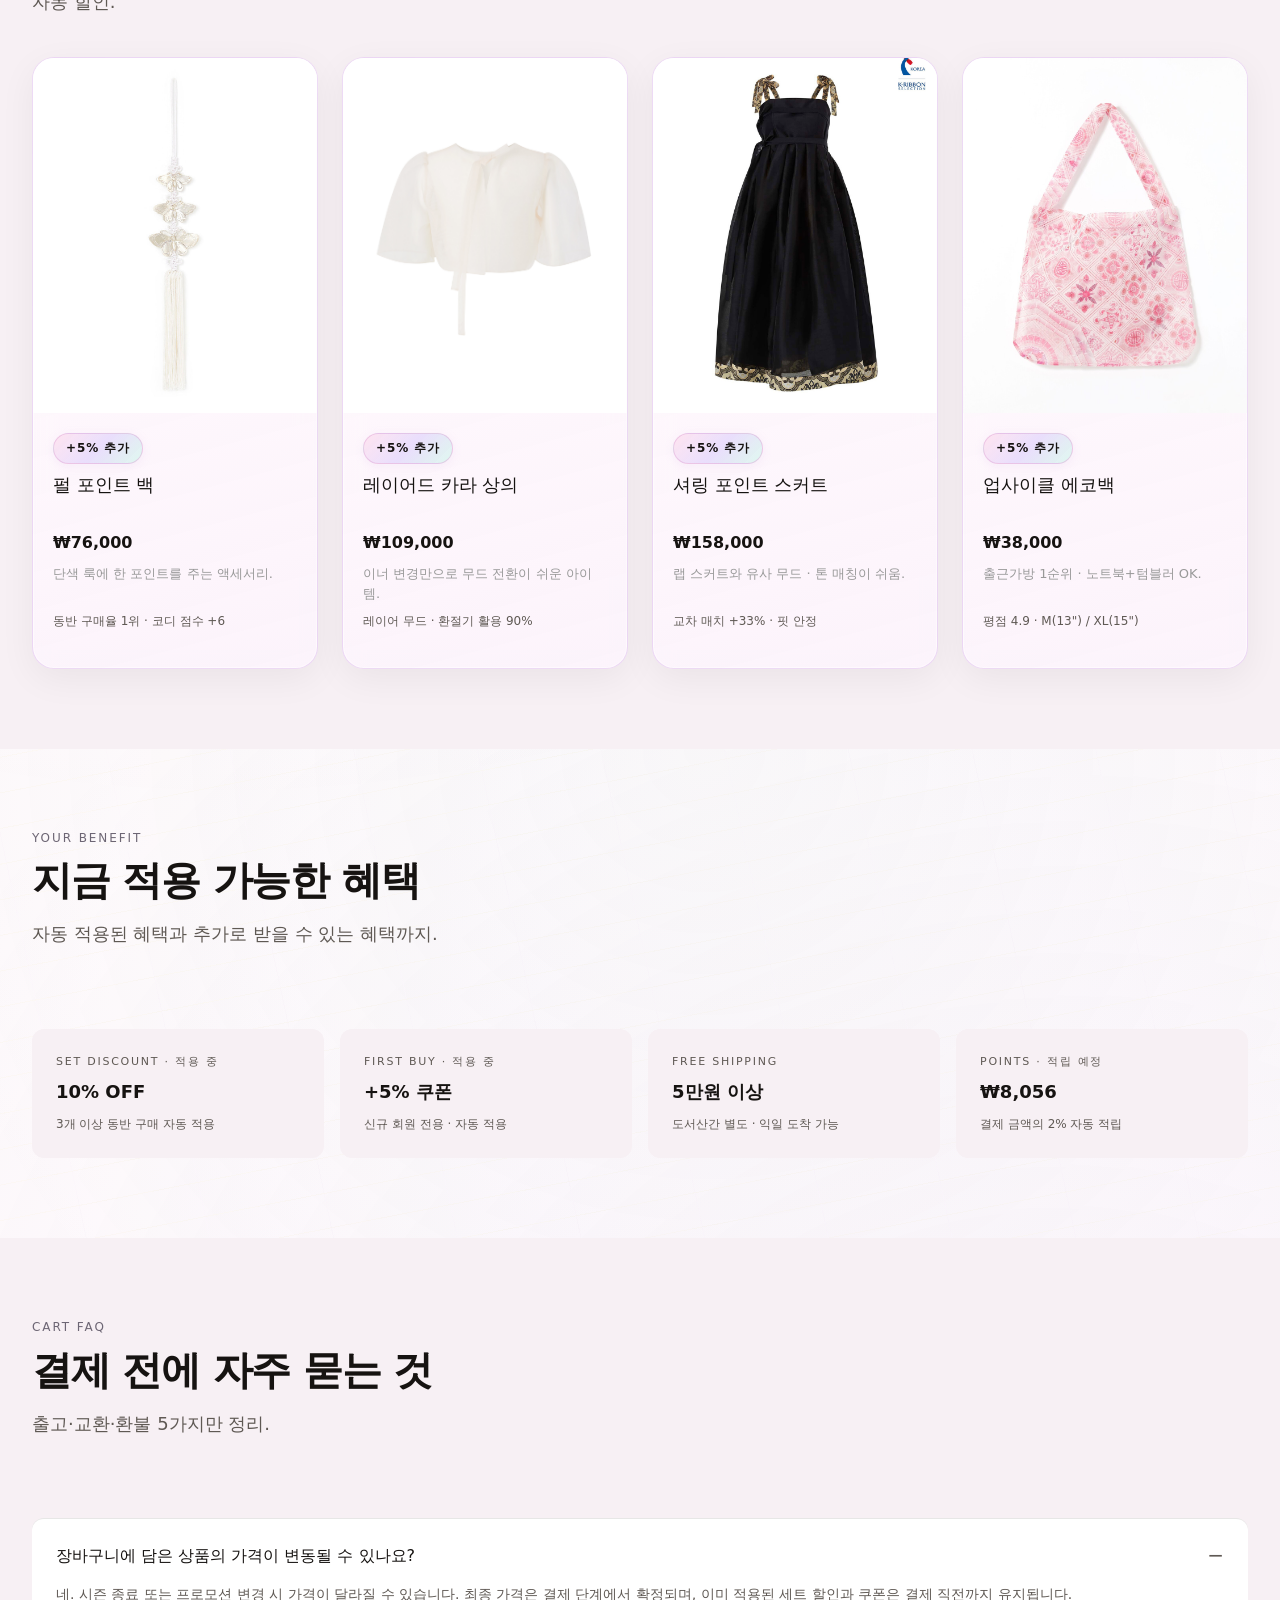
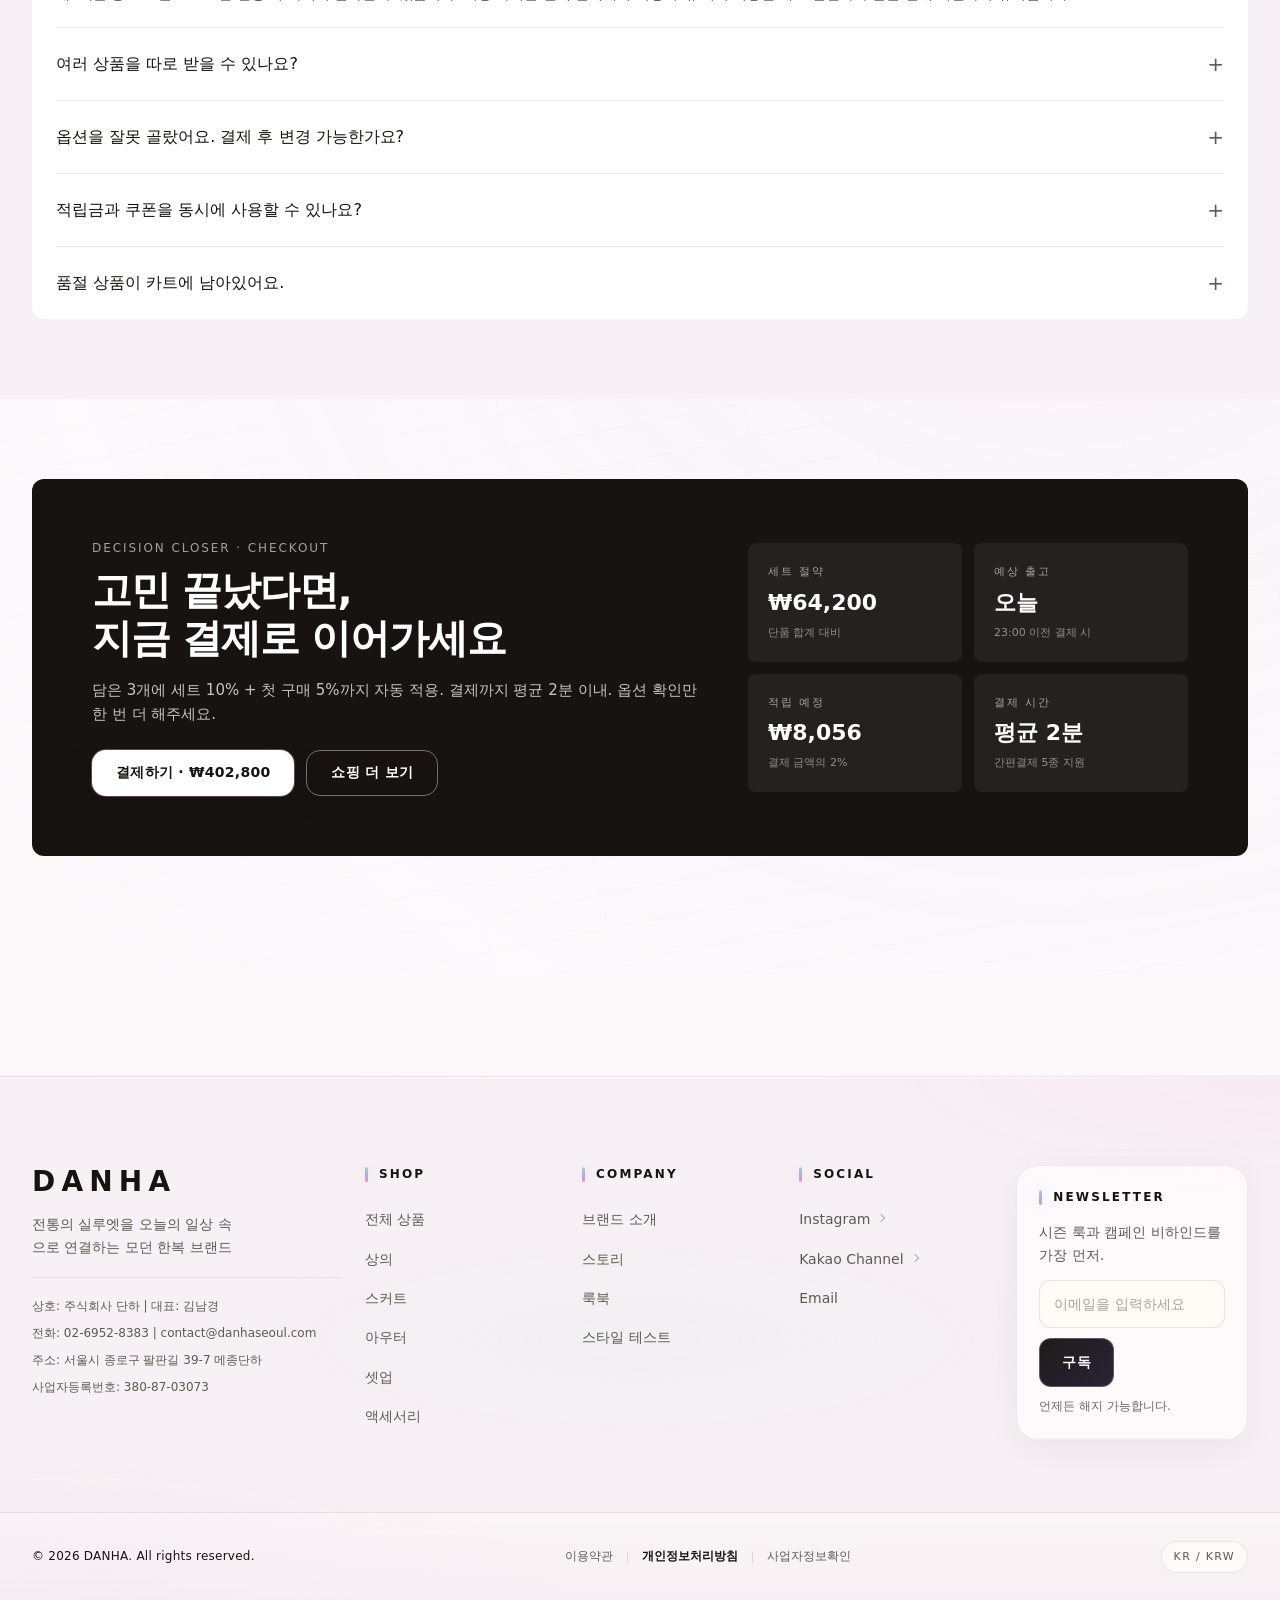
<file: cart.html>
<!DOCTYPE html>
<html lang="ko">
<head>
  <meta charset="UTF-8">
  <meta name="viewport" content="width=device-width, initial-scale=1.0">
  <meta name="description" content="DANHA 장바구니 | 코디 단위로 한 번에 결제">
  <title>DANHA · 장바구니</title>
  <link rel="stylesheet" href="./styles/common.css">
  <link rel="stylesheet" href="./styles/cart.css">
  <link rel="stylesheet" href="./styles/responsive.css">
  <script src="./scripts/site.js" defer></script>
</head>
<body>
  <div id="wrap">
    <a class="a11y-skip-link" href="#main">본문 바로가기</a>

    <aside class="top-band" aria-label="프로모션 안내">
      <div class="top-band__inner">
        <p class="top-band__text" id="top-band-text" aria-live="polite">단하 뉴 시즌 오픈 · 첫 구매 10% · 스타일 테스트 완료 시 추가 쿠폰</p>
        <button type="button" class="top-band__close" id="top-band-close" aria-label="프로모션 배너 닫기">닫기</button>
      </div>
    </aside>

    <header class="header">
      <div class="header__inner">
        <p class="header__logo"><a href="./index.html">DANHA</a></p>
        <nav class="header__nav" aria-label="주요 메뉴">
          <div class="nav-item">
            <a href="./shop.html" class="nav-item__trigger" aria-haspopup="true" aria-expanded="false">쇼핑</a>
            <div class="mega" role="region" aria-label="쇼핑 메뉴">
              <div class="mega__grid">
                <div class="mega__col">
                  <p class="mega__col-title">카테고리</p>
                  <a href="./shop.html?cat=top">상의</a>
                  <a href="./shop.html?cat=skirt">스커트</a>
                  <a href="./shop.html?cat=onepiece">원피스</a>
                  <a href="./shop.html?cat=outer">아우터</a>
                  <a href="./shop.html?cat=set">셋업</a>
                  <a href="./shop.html?cat=acc">액세서리</a>
                </div>
                <div class="mega__col">
                  <p class="mega__col-title">스타일</p>
                  <a href="./style.html?type=office">오피스 무드</a>
                  <a href="./style.html?type=date">데이트 무드</a>
                  <a href="./style.html?type=daily">데일리 무드</a>
                  <a href="./style.html?mood=travel">여행 무드</a>
                </div>
                <div class="mega__col">
                  <p class="mega__col-title">소재</p>
                  <a href="./shop.html?fabric=linen">린넨 블렌드</a>
                  <a href="./shop.html?fabric=silk">소프트 실크</a>
                  <a href="./shop.html?fabric=cotton">데일리 코튼</a>
                  <a href="./shop.html?fabric=light">라이트 웨이트</a>
                </div>
                <a class="mega__featured" href="./lookbook.html">
                  <img src="./images/lookbook.jpg" alt="단하 룩북 미리보기">
                  <span class="mega__featured-label">추천</span>
                  <strong>데일리 헤리티지 룩</strong>
                </a>
              </div>
            </div>
          </div>
          <div class="nav-item">
            <a href="./style.html" class="nav-item__trigger" aria-haspopup="true" aria-expanded="false">스타일</a>
            <div class="mega mega--compact" role="region" aria-label="스타일 메뉴">
              <div class="mega__grid">
                <div class="mega__col">
                  <p class="mega__col-title">빠른 진입</p>
                  <a href="./style.html?type=office">오피스 무드</a>
                  <a href="./style.html?type=date">데이트 무드</a>
                  <a href="./style.html?type=daily">데일리 무드</a>
                </div>
                <div class="mega__col">
                  <p class="mega__col-title">무드</p>
                  <a href="./style.html?mood=cafe">카페 가는 날</a>
                  <a href="./style.html?mood=rainy">비 오는 날</a>
                  <a href="./style.html?mood=travel">여행 가는 날</a>
                </div>
              </div>
            </div>
          </div>
          <div class="nav-item">
            <a href="./lookbook.html" class="nav-item__trigger" aria-haspopup="true" aria-expanded="false">룩북</a>
            <div class="mega mega--compact" role="region" aria-label="룩북 메뉴">
              <div class="mega__grid">
                <div class="mega__col">
                  <p class="mega__col-title">에디션</p>
                  <a href="./lookbook.html">룩북 홈</a>
                  <a href="./lookbook.html#editorial">에디토리얼</a>
                  <a href="./lookbook.html#campaign">캠페인</a>
                  <a href="./lookbook.html#scene">씬</a>
                </div>
                <div class="mega__col">
                  <p class="mega__col-title">함께 보기</p>
                  <a href="./style-test.html">스타일 테스트</a>
                  <a href="./shop.html">쇼핑 바로가기</a>
                  <a href="./style.html">스타일 가이드</a>
                </div>
              </div>
            </div>
          </div>
          <div class="nav-item">
            <a href="./story.html" class="nav-item__trigger" aria-haspopup="true" aria-expanded="false">스토리</a>
            <div class="mega mega--compact" role="region" aria-label="스토리 메뉴">
              <div class="mega__grid">
                <div class="mega__col">
                  <p class="mega__col-title">읽을거리</p>
                  <a href="./story.html">스토리 홈</a>
                  <a href="./story.html#season">시즌 노트</a>
                  <a href="./story.html#chapters">챕터</a>
                  <a href="./story.html#campaign">캠페인</a>
                </div>
                <div class="mega__col">
                  <p class="mega__col-title">연결</p>
                  <a href="./brand.html">브랜드</a>
                  <a href="./lookbook.html">룩북</a>
                  <a href="./style.html">스타일</a>
                </div>
              </div>
            </div>
          </div>
          <div class="nav-item">
            <a href="./brand.html" class="nav-item__trigger" aria-haspopup="true" aria-expanded="false">브랜드</a>
            <div class="mega mega--compact" role="region" aria-label="브랜드 메뉴">
              <div class="mega__grid">
                <div class="mega__col">
                  <p class="mega__col-title">소개</p>
                  <a href="./brand.html">브랜드 홈</a>
                  <a href="./brand.html#identity">단하가 보는 한복</a>
                  <a href="./brand.html#values">4가지 가치</a>
                  <a href="./brand.html#timeline">타임라인</a>
                </div>
                <div class="mega__col">
                  <p class="mega__col-title">더 알아보기</p>
                  <a href="./brand.html#sustain">지속가능성</a>
                  <a href="./brand.html#contact">문의</a>
                  <a href="./story.html">스토리</a>
                </div>
              </div>
            </div>
          </div>
        </nav>
        <div class="header__utils" aria-label="빠른 기능">
          <a href="./shop.html" aria-label="검색">검색</a>
          <a href="./shop.html" aria-label="위시리스트">위시</a>
          <a href="./cart.html" aria-label="장바구니" aria-current="page">장바구니 (3)</a>
        </div>
        <button class="mobile-toggle" type="button" aria-label="모바일 메뉴 열기" aria-controls="mobile-panel" aria-expanded="false">메뉴</button>
      </div>
      <div class="mobile-panel" id="mobile-panel" hidden>
        <nav class="mobile-nav" aria-label="모바일 주요 메뉴">
          <details>
            <summary>쇼핑</summary>
            <a href="./shop.html">전체</a>
            <a href="./shop.html?cat=top">상의</a>
            <a href="./shop.html?cat=skirt">스커트</a>
            <a href="./shop.html?cat=onepiece">원피스</a>
            <a href="./shop.html?cat=outer">아우터</a>
            <a href="./shop.html?cat=set">셋업</a>
            <a href="./shop.html?cat=acc">액세서리</a>
          </details>
          <details>
            <summary>스타일</summary>
            <a href="./style.html?type=office">오피스 무드</a>
            <a href="./style.html?type=date">데이트 무드</a>
            <a href="./style.html?type=daily">데일리 무드</a>
            <a href="./style.html?mood=cafe">카페 가는 날</a>
            <a href="./style.html?mood=rainy">비 오는 날</a>
            <a href="./style.html?mood=travel">여행 가는 날</a>
          </details>
          <details>
            <summary>룩북</summary>
            <a href="./lookbook.html">룩북 홈</a>
            <a href="./lookbook.html#editorial">에디토리얼</a>
            <a href="./lookbook.html#campaign">캠페인</a>
            <a href="./lookbook.html#scene">씬</a>
          </details>
          <details>
            <summary>스토리</summary>
            <a href="./story.html">스토리 홈</a>
            <a href="./story.html#season">시즌 노트</a>
            <a href="./story.html#chapters">챕터</a>
            <a href="./story.html#campaign">캠페인</a>
            <a href="./brand.html">브랜드</a>
          </details>
          <details>
            <summary>브랜드</summary>
            <a href="./brand.html">브랜드 홈</a>
            <a href="./brand.html#identity">단하가 보는 한복</a>
            <a href="./brand.html#values">4가지 가치</a>
            <a href="./brand.html#timeline">타임라인</a>
            <a href="./brand.html#contact">문의</a>
          </details>
        </nav>
      </div>
    </header>
    <div class="mobile-dim" id="mobile-dim" hidden></div>

    <main id="main">

      <nav class="breadcrumb" aria-label="현재 위치">
        <div class="container breadcrumb__inner">
          <a href="./index.html">홈</a>
          <span aria-hidden="true">·</span>
          <span aria-current="page">장바구니</span>
        </div>
      </nav>

      <!-- ===== 1. PAGE HERO ===== -->
      <section class="page-hero" aria-labelledby="hero-title">
        <div class="container">
          <div class="page-hero__row">
            <div class="text-wrap text-wrap--full">
              <p class="eyebrow">My Cart · 24SS</p>
              <h1 id="hero-title" class="title page-hero__title">장바구니</h1>
            </div>
            <p class="page-hero__count">담은 상품 <strong>3</strong>개 · 세트 혜택 <strong>11%</strong> 자동 적용 중</p>
          </div>

          <ol class="cart-progress" aria-label="구매 단계">
            <li class="cart-progress__step cart-progress__step--current">
              <span class="cart-progress__no">1</span>
              <span class="cart-progress__name">장바구니</span>
            </li>
            <li class="cart-progress__step cart-progress__step--inactive">
              <span class="cart-progress__no">2</span>
              <span class="cart-progress__name">주문 / 결제</span>
            </li>
            <li class="cart-progress__step cart-progress__step--inactive">
              <span class="cart-progress__no">3</span>
              <span class="cart-progress__name">결제 완료</span>
            </li>
          </ol>
        </div>
      </section>

      <!-- ===== 2. CART MAIN (list + summary) ===== -->
      <section class="page-cart" aria-labelledby="cart-title">
        <div class="container">
          <h2 id="cart-title" class="sr-only">담은 상품</h2>
          <div class="cart-stage">

            <!-- LEFT: Item List -->
            <div>
              <div class="cart-toolbar">
                <div class="cart-toolbar__left">
                  <input type="checkbox" class="cart-item__check" id="select-all" checked>
                  <label for="select-all">전체 선택 (3 / 3)</label>
                </div>
                <div class="cart-toolbar__right">
                  <button type="button">선택 삭제</button>
                  <button type="button">품절 삭제</button>
                </div>
              </div>

              <ul class="cart-list" role="list">
                <li>
                  <article class="cart-item">
                    <input type="checkbox" class="cart-item__check" checked aria-label="상품 선택">
                    <div class="cart-item__media">
                      <img src="./images/MD1.jpg" alt="모던 저고리 재킷">
                    </div>
                    <div class="cart-item__body">
                      <div class="cart-item__head">
                        <h3 class="cart-item__name">모던 저고리 재킷</h3>
                        <button type="button" class="cart-item__remove" aria-label="상품 삭제">×</button>
                      </div>
                      <p class="cart-item__option">
                        SIZE: M · COLOR: 아이보리
                        <button type="button" class="cart-item__option-edit">옵션 변경</button>
                      </p>
                      <span class="cart-item__benefit">세트 10% 할인 적용 중</span>
                      <div class="cart-item__bottom">
                        <div class="cart-item__qty">
                          <div class="qty-stepper" role="group" aria-label="수량">
                            <button type="button" class="qty-btn" aria-label="수량 감소">−</button>
                            <span aria-live="polite">1</span>
                            <button type="button" class="qty-btn" aria-label="수량 증가">+</button>
                          </div>
                        </div>
                        <div class="cart-item__price">
                          <del>₩168,000</del>
                          <strong>₩154,000</strong>
                        </div>
                      </div>
                    </div>
                  </article>
                </li>

                <li>
                  <article class="cart-item">
                    <input type="checkbox" class="cart-item__check" checked aria-label="상품 선택">
                    <div class="cart-item__media">
                      <img src="./images/md2.jpg" alt="실크 랩 스커트">
                    </div>
                    <div class="cart-item__body">
                      <div class="cart-item__head">
                        <h3 class="cart-item__name">실크 랩 스커트</h3>
                        <button type="button" class="cart-item__remove" aria-label="상품 삭제">×</button>
                      </div>
                      <p class="cart-item__option">
                        SIZE: FREE · COLOR: 로즈
                        <button type="button" class="cart-item__option-edit">옵션 변경</button>
                      </p>
                      <span class="cart-item__benefit">세트 10% 할인 적용 중</span>
                      <div class="cart-item__bottom">
                        <div class="cart-item__qty">
                          <div class="qty-stepper" role="group" aria-label="수량">
                            <button type="button" class="qty-btn" aria-label="수량 감소">−</button>
                            <span aria-live="polite">1</span>
                            <button type="button" class="qty-btn" aria-label="수량 증가">+</button>
                          </div>
                        </div>
                        <div class="cart-item__price">
                          <del>₩190,000</del>
                          <strong>₩172,000</strong>
                        </div>
                      </div>
                    </div>
                  </article>
                </li>

                <li>
                  <article class="cart-item">
                    <input type="checkbox" class="cart-item__check" checked aria-label="상품 선택">
                    <div class="cart-item__media">
                      <img src="./images/tradition3.jpg" alt="모던 클래식 로퍼">
                    </div>
                    <div class="cart-item__body">
                      <div class="cart-item__head">
                        <h3 class="cart-item__name">모던 클래식 로퍼</h3>
                        <button type="button" class="cart-item__remove" aria-label="상품 삭제">×</button>
                      </div>
                      <p class="cart-item__option">
                        SIZE: 235 · COLOR: 블랙
                        <button type="button" class="cart-item__option-edit">옵션 변경</button>
                      </p>
                      <span class="cart-item__benefit">세트 10% 할인 적용 중</span>
                      <div class="cart-item__bottom">
                        <div class="cart-item__qty">
                          <div class="qty-stepper" role="group" aria-label="수량">
                            <button type="button" class="qty-btn" aria-label="수량 감소">−</button>
                            <span aria-live="polite">1</span>
                            <button type="button" class="qty-btn" aria-label="수량 증가">+</button>
                          </div>
                        </div>
                        <div class="cart-item__price">
                          <del>₩109,000</del>
                          <strong>₩98,000</strong>
                        </div>
                      </div>
                    </div>
                  </article>
                </li>
              </ul>
            </div>

            <!-- RIGHT: Summary (sticky) -->
            <aside class="cart-summary" aria-labelledby="summary-title">
              <h2 id="summary-title" class="cart-summary__title">결제 요약</h2>
              <div class="cart-summary__rows">
                <p class="cart-summary__row">
                  <span>상품 합계</span>
                  <span>₩467,000</span>
                </p>
                <p class="cart-summary__row cart-summary__row--saving">
                  <span>세트 10% 할인</span>
                  <span>−₩43,000</span>
                </p>
                <p class="cart-summary__row cart-summary__row--saving">
                  <span>첫 구매 5%</span>
                  <span>−₩21,200</span>
                </p>
                <p class="cart-summary__row">
                  <span>배송비</span>
                  <span>무료</span>
                </p>
              </div>
              <div class="cart-summary__total">
                <span>최종 결제</span>
                <strong>₩402,800</strong>
              </div>
              <p class="cart-summary__benefit">
                <strong>₩64,200 절약</strong> · 적립 예정 ₩8,056 (2%)<br>
                23:00 이전 결제 시 당일 출고
              </p>
              <div class="cart-summary__cta">
                <a class="btn btn--primary" href="#cta-title">주문 / 결제하기</a>
                <a class="btn btn--secondary" href="./shop.html">쇼핑 계속하기</a>
              </div>
              <div class="cart-summary__pay" aria-label="결제 수단">
                <span class="cart-summary__pay-chip">카드</span>
                <span class="cart-summary__pay-chip">무이자 3개월</span>
                <span class="cart-summary__pay-chip">카카오페이</span>
                <span class="cart-summary__pay-chip">네이버페이</span>
                <span class="cart-summary__pay-chip">토스</span>
              </div>
            </aside>

          </div>
        </div>
      </section>

      <!-- ===== 3. RECOMMEND ===== -->
      <section class="page-recommend" aria-labelledby="recommend-title">
        <div class="container">
          <div class="content content--stack">
            <div class="content__text">
              <div class="text-wrap">
                <p class="eyebrow">Together · 함께 사면 좋아요</p>
                <h2 id="recommend-title" class="title">이 코디에 한 점만 더하면</h2>
                <p class="desc">담은 3개와 가장 잘 어울리는 추천. 동반 구매 시 추가 5% 자동 할인.</p>
              </div>
            </div>
            <div class="content__media">
              <ul class="card-list recommend-grid" role="list">
                <li class="card" data-href="./detail.html?id=6">
                  <div class="card__media">
                    <img src="./images/style4.jpg" alt="펄 포인트 백">
                  </div>
                  <div class="card__body">
                    <span class="card__badge">+5% 추가</span>
                    <h3 class="card__title">펄 포인트 백</h3>
                    <p class="card__price">₩76,000</p>
                    <p class="card__reason">단색 룩에 한 포인트를 주는 액세서리.</p>
                    <p class="card__meta">동반 구매율 1위 · 코디 점수 +6</p>
                  </div>
                </li>
                <li class="card" data-href="./detail.html?id=11">
                  <div class="card__media">
                    <img src="./images/shirts.jpg" alt="레이어드 카라 상의">
                  </div>
                  <div class="card__body">
                    <span class="card__badge">+5% 추가</span>
                    <h3 class="card__title">레이어드 카라 상의</h3>
                    <p class="card__price">₩109,000</p>
                    <p class="card__reason">이너 변경만으로 무드 전환이 쉬운 아이템.</p>
                    <p class="card__meta">레이어 무드 · 환절기 활용 90%</p>
                  </div>
                </li>
                <li class="card" data-href="./detail.html?id=22">
                  <div class="card__media">
                    <img src="./images/style5.jpg" alt="셔링 포인트 스커트">
                  </div>
                  <div class="card__body">
                    <span class="card__badge">+5% 추가</span>
                    <h3 class="card__title">셔링 포인트 스커트</h3>
                    <p class="card__price">₩158,000</p>
                    <p class="card__reason">랩 스커트와 유사 무드 · 톤 매칭이 쉬움.</p>
                    <p class="card__meta">교차 매치 +33% · 핏 안정</p>
                  </div>
                </li>
                <li class="card" data-href="./detail.html?id=5">
                  <div class="card__media">
                    <img src="./images/ver4.jpg" alt="업사이클 에코백">
                  </div>
                  <div class="card__body">
                    <span class="card__badge">+5% 추가</span>
                    <h3 class="card__title">업사이클 에코백</h3>
                    <p class="card__price">₩38,000</p>
                    <p class="card__reason">출근가방 1순위 · 노트북+텀블러 OK.</p>
                    <p class="card__meta">평점 4.9 · M(13") / XL(15")</p>
                  </div>
                </li>
              </ul>
            </div>
          </div>
        </div>
      </section>

      <!-- ===== 4. BENEFIT ===== -->
      <section class="page-benefit" aria-labelledby="benefit-title">
        <div class="container">
          <div class="content content--stack">
            <div class="content__text">
              <div class="text-wrap">
                <p class="eyebrow">Your Benefit</p>
                <h2 id="benefit-title" class="title">지금 적용 가능한 혜택</h2>
                <p class="desc">자동 적용된 혜택과 추가로 받을 수 있는 혜택까지.</p>
              </div>
            </div>
            <div class="content__media">
              <div class="benefit-grid">
                <article class="benefit-card">
                  <p class="benefit-card__label">SET DISCOUNT · 적용 중</p>
                  <p class="benefit-card__value">10% OFF</p>
                  <p class="benefit-card__hint">3개 이상 동반 구매 자동 적용</p>
                </article>
                <article class="benefit-card">
                  <p class="benefit-card__label">FIRST BUY · 적용 중</p>
                  <p class="benefit-card__value">+5% 쿠폰</p>
                  <p class="benefit-card__hint">신규 회원 전용 · 자동 적용</p>
                </article>
                <article class="benefit-card">
                  <p class="benefit-card__label">FREE SHIPPING</p>
                  <p class="benefit-card__value">5만원 이상</p>
                  <p class="benefit-card__hint">도서산간 별도 · 익일 도착 가능</p>
                </article>
                <article class="benefit-card">
                  <p class="benefit-card__label">POINTS · 적립 예정</p>
                  <p class="benefit-card__value">₩8,056</p>
                  <p class="benefit-card__hint">결제 금액의 2% 자동 적립</p>
                </article>
              </div>
            </div>
          </div>
        </div>
      </section>

      <!-- ===== 5. FAQ ===== -->
      <section class="page-faq" aria-labelledby="faq-title">
        <div class="container">
          <div class="content content--stack">
            <div class="content__text">
              <div class="text-wrap">
                <p class="eyebrow">Cart FAQ</p>
                <h2 id="faq-title" class="title">결제 전에 자주 묻는 것</h2>
                <p class="desc">출고·교환·환불 5가지만 정리.</p>
              </div>
            </div>
            <div class="content__media">
              <div class="faq-list">
                <details open>
                  <summary>장바구니에 담은 상품의 가격이 변동될 수 있나요?</summary>
                  <p>네. 시즌 종료 또는 프로모션 변경 시 가격이 달라질 수 있습니다. 최종 가격은 결제 단계에서 확정되며, 이미 적용된 세트 할인과 쿠폰은 결제 직전까지 유지됩니다.</p>
                </details>
                <details>
                  <summary>여러 상품을 따로 받을 수 있나요?</summary>
                  <p>가능합니다. 결제 단계에서 "분할 배송 신청"을 선택하시면 출고 가능한 상품부터 우선 발송됩니다. 분할 배송 시 추가 배송비는 발생하지 않습니다.</p>
                </details>
                <details>
                  <summary>옵션을 잘못 골랐어요. 결제 후 변경 가능한가요?</summary>
                  <p>출고 전이라면 옵션 변경이 가능합니다. 카카오 채널 또는 contact@danhaseoul.com으로 주문번호와 변경 옵션을 알려주세요. 출고 후에는 교환 절차로 진행됩니다.</p>
                </details>
                <details>
                  <summary>적립금과 쿠폰을 동시에 사용할 수 있나요?</summary>
                  <p>네. 결제 단계에서 두 혜택 모두 적용 가능합니다. 단, 첫 구매 5% 쿠폰은 1회 사용 후 자동 소멸하며, 적립금은 5,000원 이상부터 사용 가능합니다.</p>
                </details>
                <details>
                  <summary>품절 상품이 카트에 남아있어요.</summary>
                  <p>품절 상품은 자동 표기되며, 위 "품절 삭제" 버튼으로 일괄 정리 가능합니다. RESTOCK 알림을 신청하시면 재입고 시 카카오 채널로 즉시 안내드립니다.</p>
                </details>
              </div>
            </div>
          </div>
        </div>
      </section>

      <!-- ===== 6. PAGE CTA ===== -->
      <section class="page-cta" aria-labelledby="cta-title">
        <div class="container">
          <div class="cta-board">
            <div class="text-wrap text-wrap--wide">
              <p class="eyebrow">Decision Closer · Checkout</p>
              <h2 id="cta-title" class="title">고민 끝났다면,<br>지금 결제로 이어가세요</h2>
              <p class="desc">담은 3개에 세트 10% + 첫 구매 5%까지 자동 적용. 결제까지 평균 2분 이내. 옵션 확인만 한 번 더 해주세요.</p>
              <div class="btn-group">
                <a class="btn btn--primary" href="#summary-title">결제하기 · ₩402,800</a>
                <a class="btn btn--secondary" href="./shop.html">쇼핑 더 보기</a>
              </div>
            </div>
            <div class="cta-stat-grid" role="list" aria-label="결정 보조 지표">
              <article class="cta-stat" role="listitem">
                <p class="cta-stat__label">세트 절약</p>
                <p class="cta-stat__value">₩64,200</p>
                <p class="cta-stat__hint">단품 합계 대비</p>
              </article>
              <article class="cta-stat" role="listitem">
                <p class="cta-stat__label">예상 출고</p>
                <p class="cta-stat__value">오늘</p>
                <p class="cta-stat__hint">23:00 이전 결제 시</p>
              </article>
              <article class="cta-stat" role="listitem">
                <p class="cta-stat__label">적립 예정</p>
                <p class="cta-stat__value">₩8,056</p>
                <p class="cta-stat__hint">결제 금액의 2%</p>
              </article>
              <article class="cta-stat" role="listitem">
                <p class="cta-stat__label">결제 시간</p>
                <p class="cta-stat__value">평균 2분</p>
                <p class="cta-stat__hint">간편결제 5종 지원</p>
              </article>
            </div>
          </div>
        </div>
      </section>
    </main>

    <footer class="footer">
      <div class="container footer__top">
        <div class="footer__grid">
          <div class="footer__brand">
            <p class="footer__brand-logo">DANHA</p>
            <p class="footer__brand-copy">전통의 실루엣을 오늘의 일상 속으로 연결하는 모던 한복 브랜드</p>
            <ul class="footer__brand-meta">
              <li>상호: 주식회사 단하 | 대표: 김남경</li>
              <li>전화: 02-6952-8383 | contact@danhaseoul.com</li>
              <li>주소: 서울시 종로구 팔판길 39-7 메종단하</li>
              <li>사업자등록번호: 380-87-03073</li>
            </ul>
          </div>
          <nav class="footer__col" aria-label="쇼핑">
            <p class="footer__col-title">SHOP</p>
            <ul class="footer__links">
              <li><a href="./shop.html">전체 상품</a></li>
              <li><a href="./shop.html?cat=top">상의</a></li>
              <li><a href="./shop.html?cat=skirt">스커트</a></li>
              <li><a href="./shop.html?cat=outer">아우터</a></li>
              <li><a href="./shop.html?cat=set">셋업</a></li>
              <li><a href="./shop.html?cat=acc">액세서리</a></li>
            </ul>
          </nav>
          <nav class="footer__col" aria-label="컴퍼니">
            <p class="footer__col-title">COMPANY</p>
            <ul class="footer__links">
              <li><a href="./brand.html">브랜드 소개</a></li>
              <li><a href="./story.html">스토리</a></li>
              <li><a href="./lookbook.html">룩북</a></li>
              <li><a href="./style-test.html">스타일 테스트</a></li>
            </ul>
          </nav>
          <nav class="footer__col" aria-label="소셜">
            <p class="footer__col-title">SOCIAL</p>
            <ul class="footer__social">
              <li><a href="https://www.instagram.com/" target="_blank" rel="noopener noreferrer">Instagram</a></li>
              <li><a href="https://pf.kakao.com/" target="_blank" rel="noopener noreferrer">Kakao Channel</a></li>
              <li><a href="mailto:contact@danhaseoul.com">Email</a></li>
            </ul>
          </nav>
          <div class="footer__col footer__newsletter">
            <p class="footer__col-title">NEWSLETTER</p>
            <p class="footer__newsletter-copy">시즌 룩과 캠페인 비하인드를 가장 먼저.</p>
            <form class="footer__newsletter-form" onsubmit="event.preventDefault();">
              <input type="email" class="footer__newsletter-input" placeholder="이메일을 입력하세요" aria-label="뉴스레터 이메일">
              <button type="submit" class="footer__newsletter-submit">구독</button>
            </form>
            <p class="footer__newsletter-note">언제든 해지 가능합니다.</p>
          </div>
        </div>
      </div>
      <div class="footer__bottom">
        <div class="container footer__bottom-inner">
          <p>© 2026 DANHA. All rights reserved.</p>
          <ul class="footer__legal">
            <li><a href="./brand.html#policy">이용약관</a></li>
            <li><a href="./brand.html#policy"><strong>개인정보처리방침</strong></a></li>
            <li><a href="./brand.html#policy">사업자정보확인</a></li>
          </ul>
          <span aria-label="국가 / 통화">KR / KRW</span>
        </div>
      </div>
    </footer>
  </div>
</body>
</html>
</file>
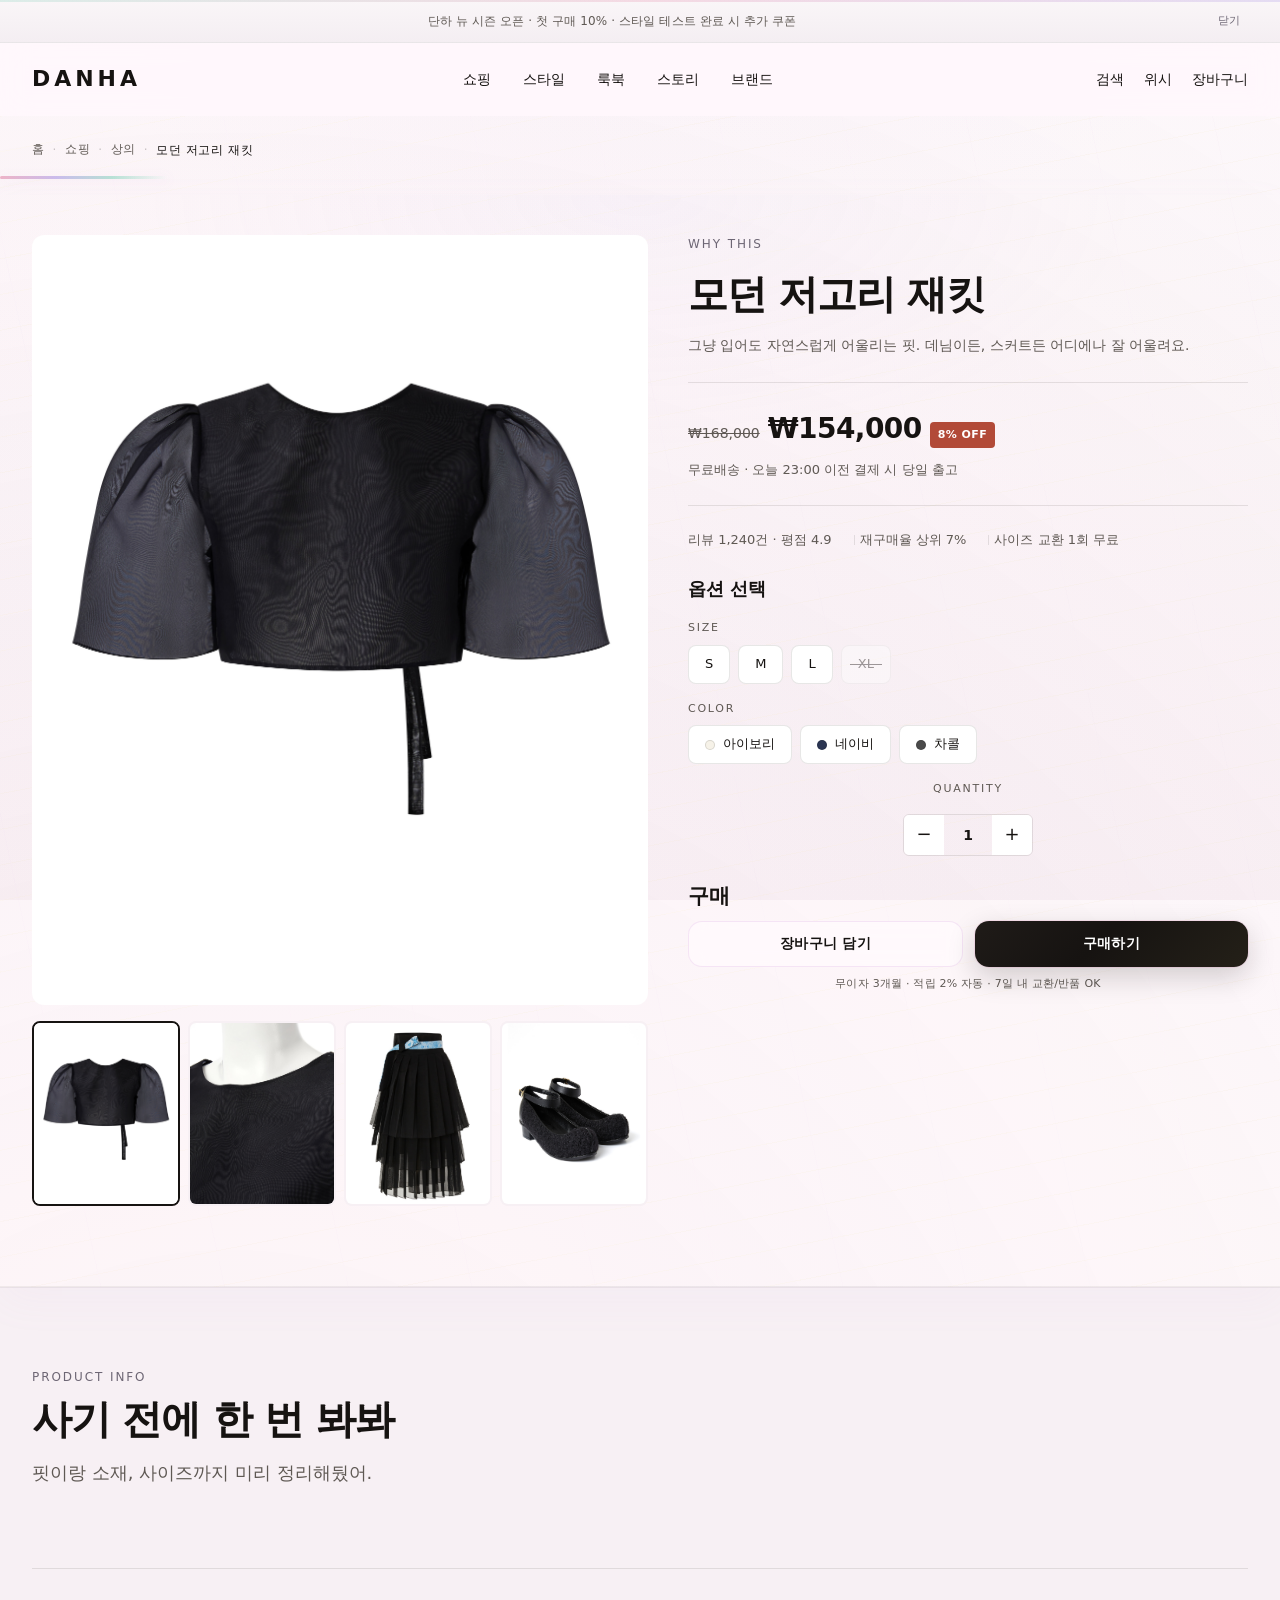
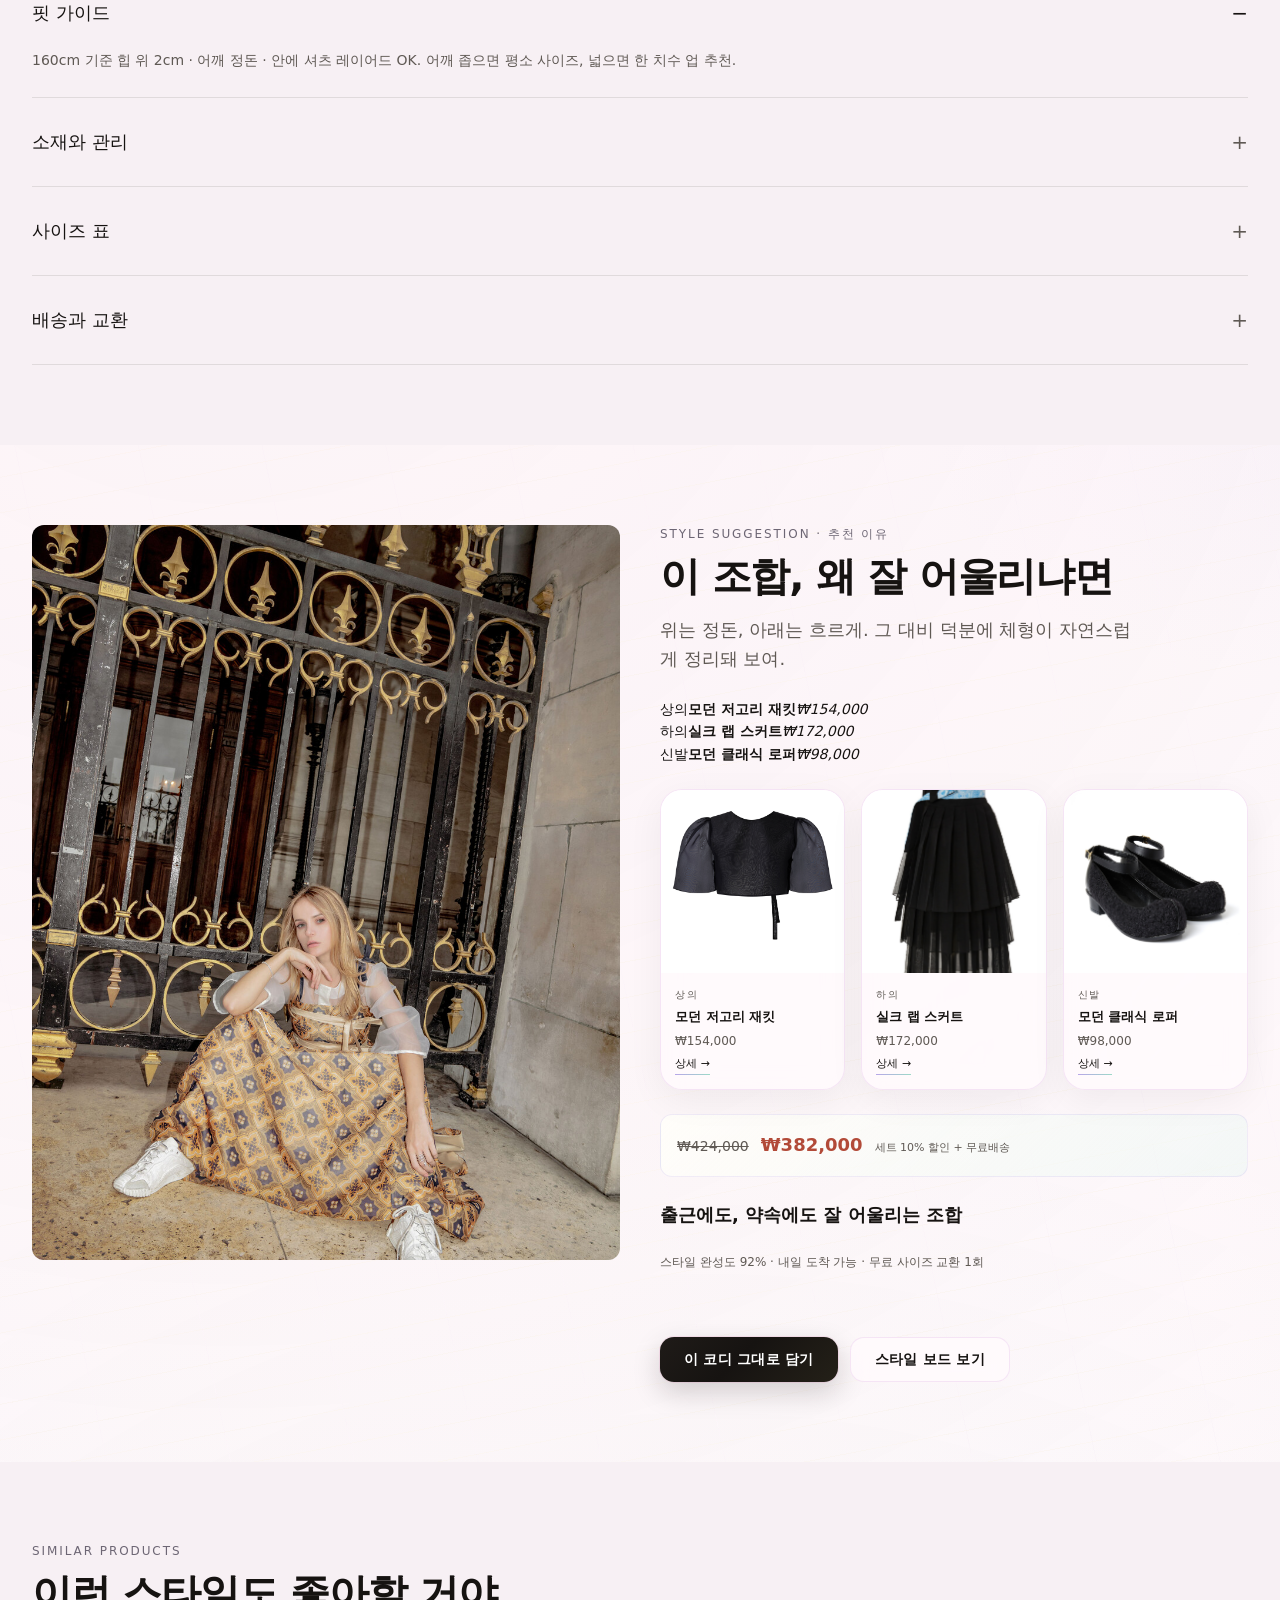
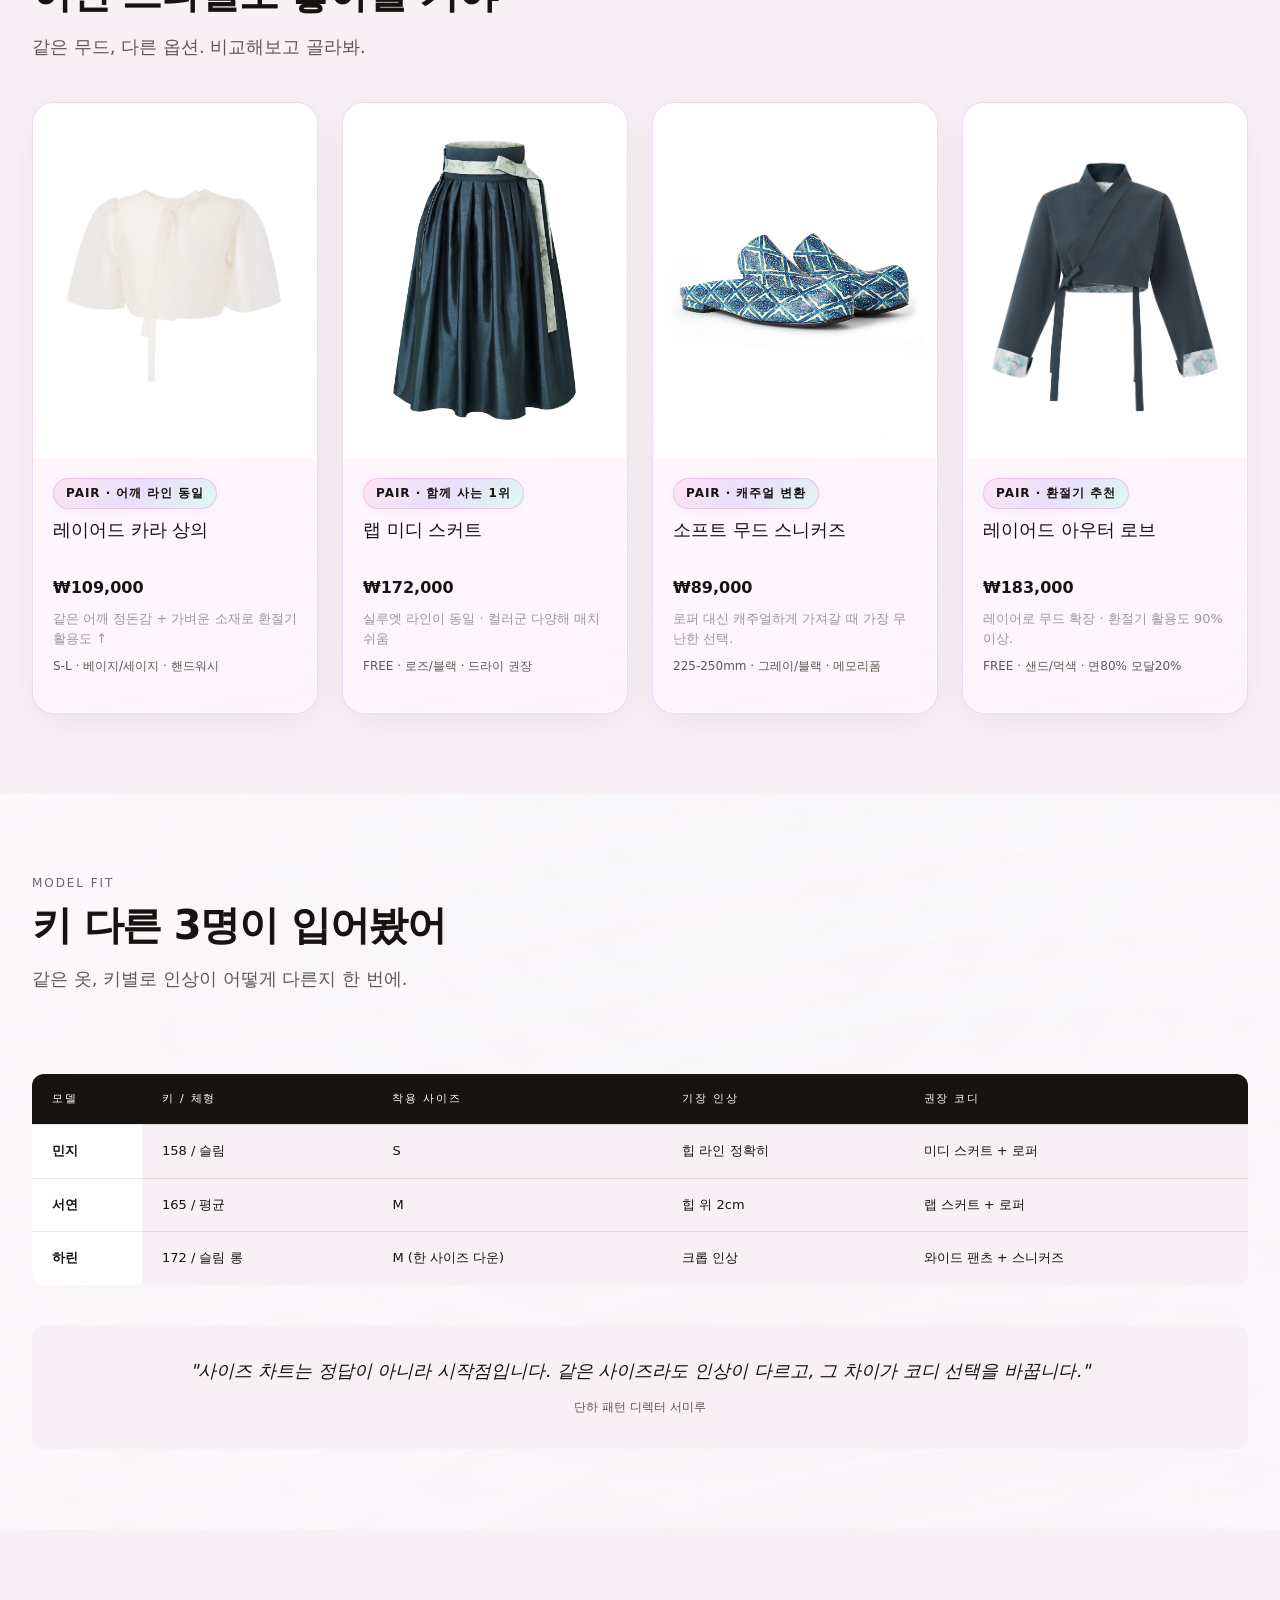
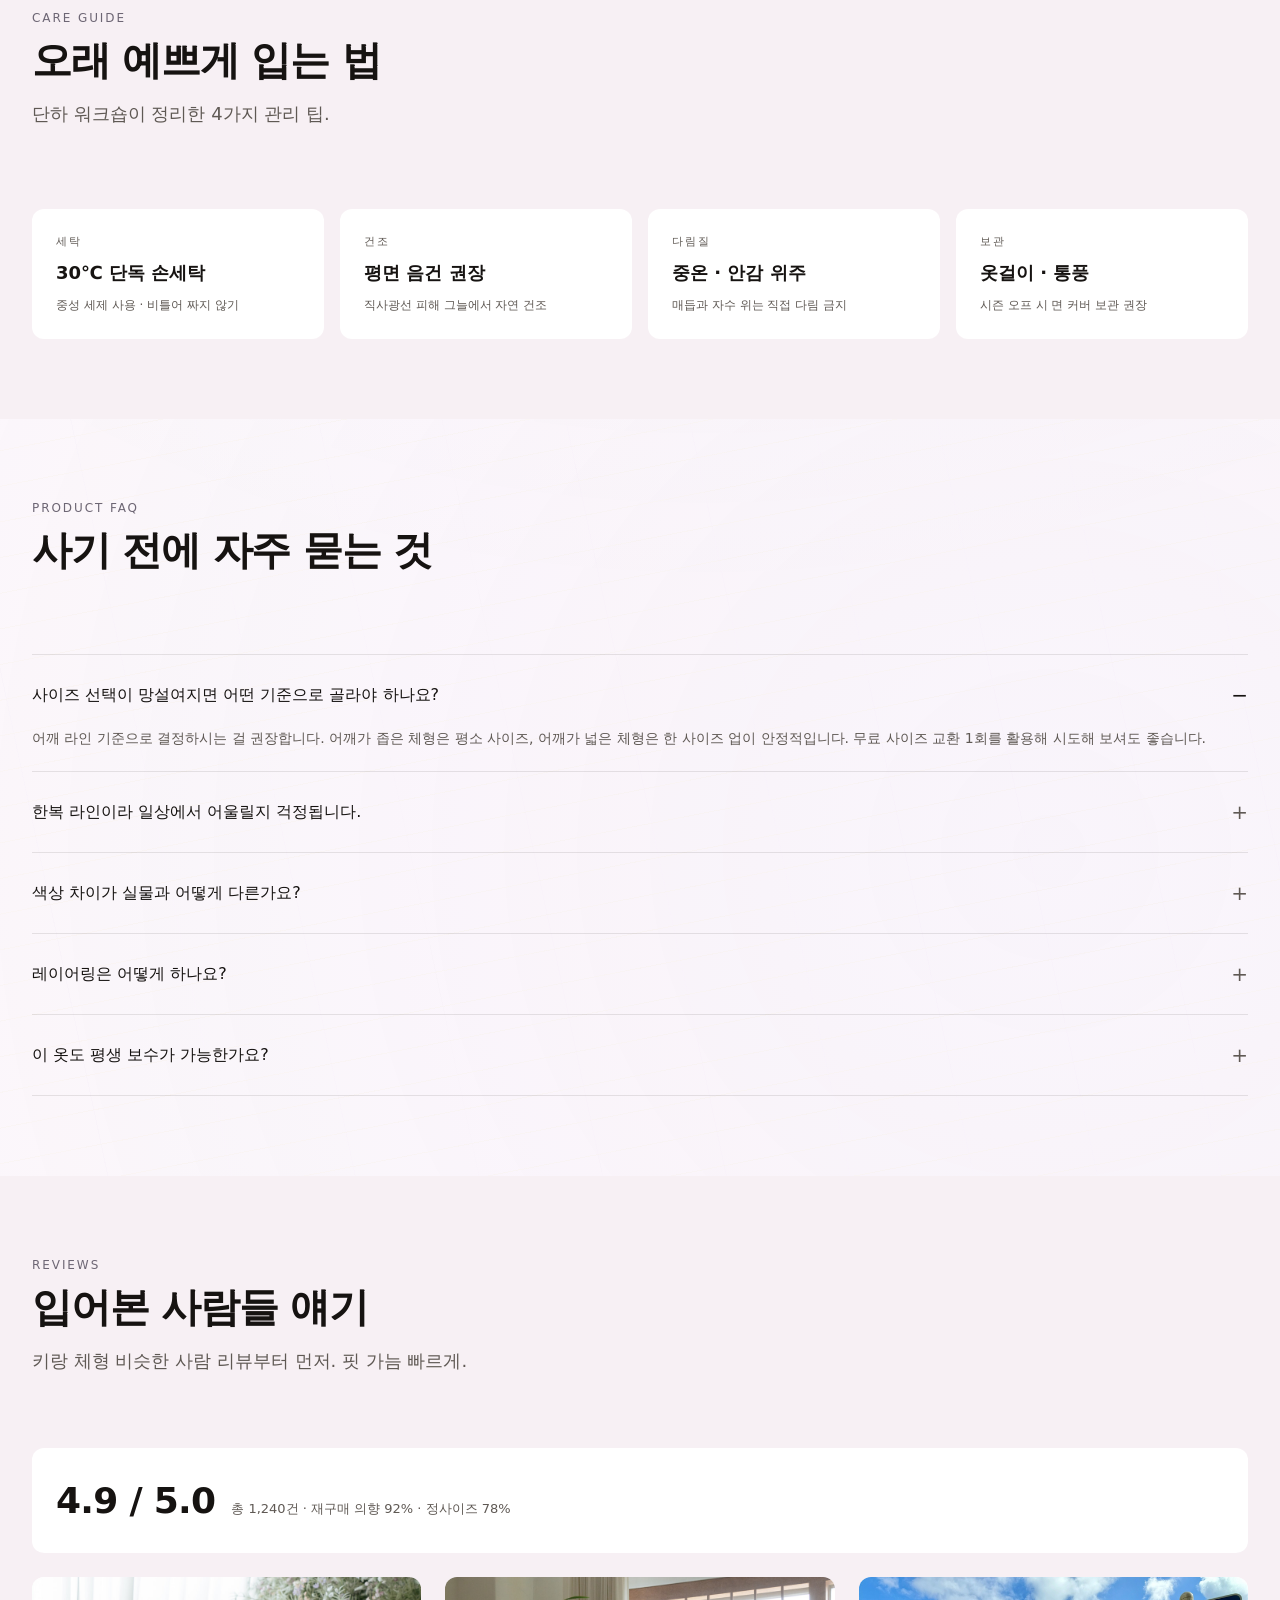
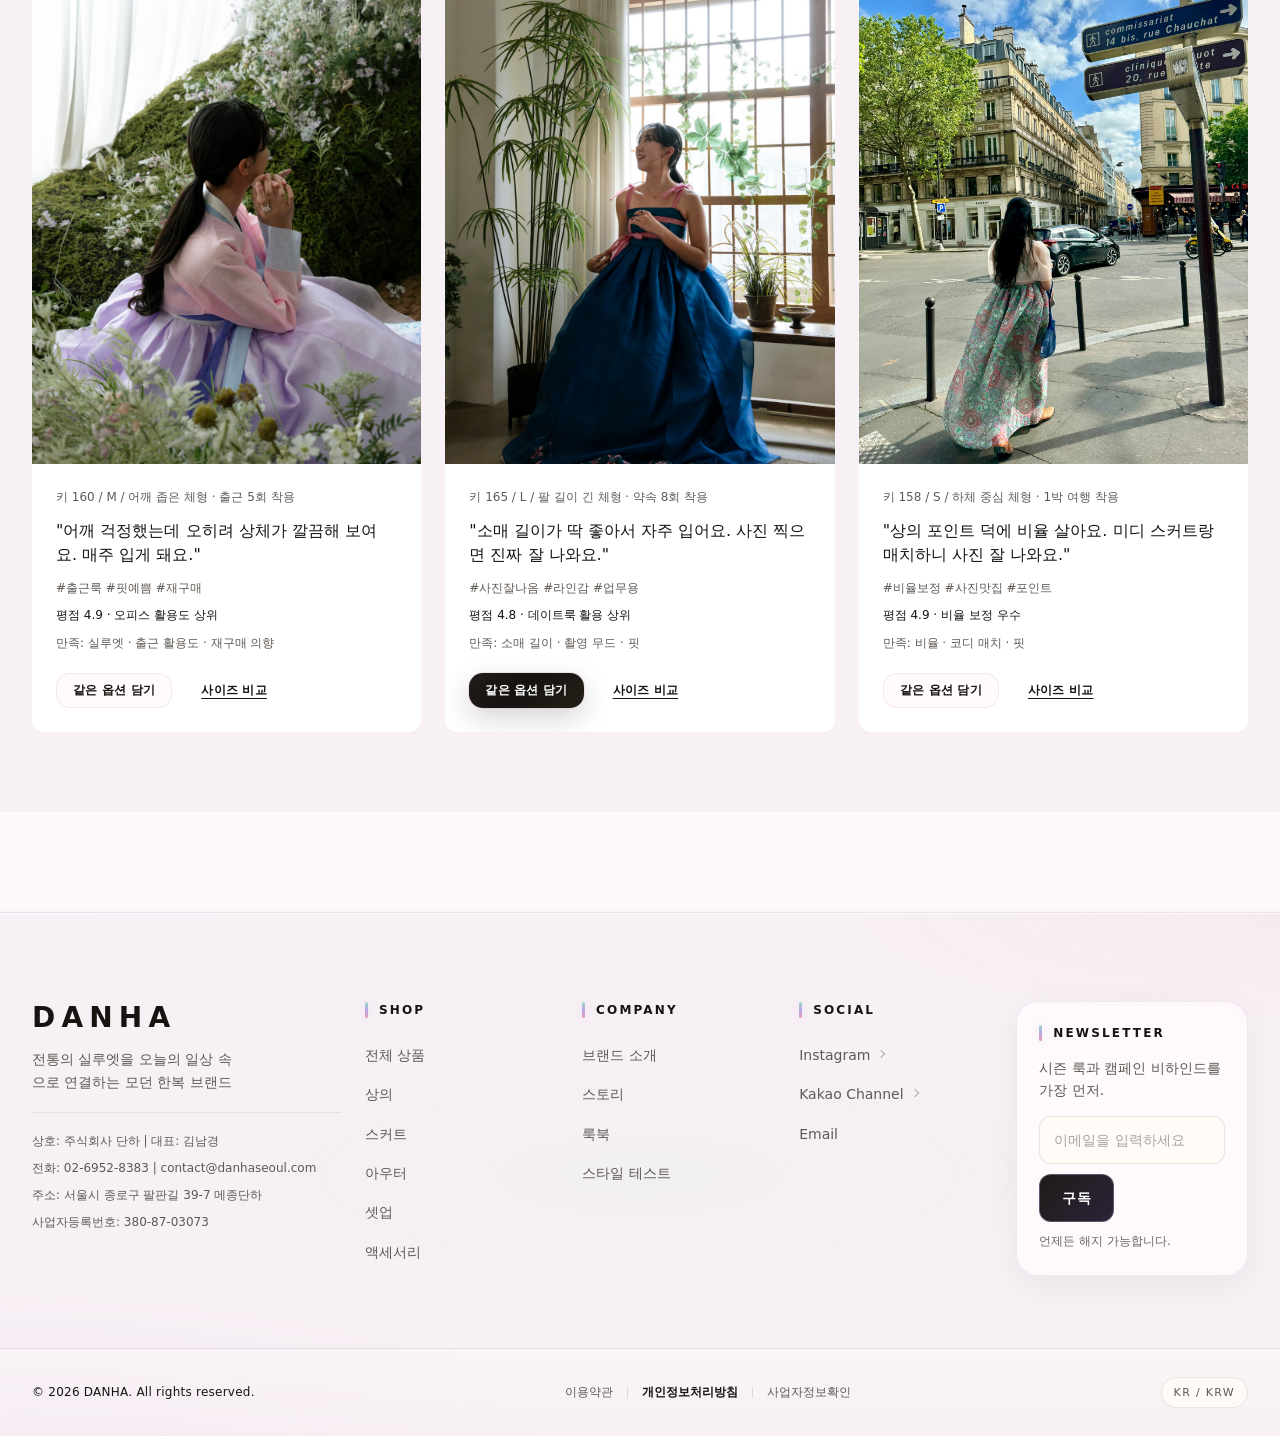
<file: detail.html>
<!DOCTYPE html>
<html lang="ko">
<head>
  <meta charset="UTF-8">
  <meta name="viewport" content="width=device-width, initial-scale=1.0">
  <meta name="description" content="DANHA 상세 | 모던 저고리 재킷 상세 페이지">
  <title>DANHA · 모던 저고리 재킷</title>
  <link rel="stylesheet" href="./styles/common.css">
  <link rel="stylesheet" href="./styles/detail.css">
  <link rel="stylesheet" href="./styles/responsive.css">
  <script src="./scripts/site.js" defer></script>
  <script src="./scripts/detail.js" defer></script>
</head>
<body>
  <div id="wrap">
    <a class="a11y-skip-link" href="#main">본문 바로가기</a>

    <aside class="top-band" aria-label="프로모션 안내">
      <div class="top-band__inner">
        <p class="top-band__text" id="top-band-text" aria-live="polite">단하 뉴 시즌 오픈 · 첫 구매 10% · 스타일 테스트 완료 시 추가 쿠폰</p>
        <button type="button" class="top-band__close" id="top-band-close" aria-label="프로모션 배너 닫기">닫기</button>
      </div>
    </aside>

    <header class="header">
      <div class="header__inner">
        <p class="header__logo"><a href="./index.html">DANHA</a></p>
        <nav class="header__nav" aria-label="주요 메뉴">
          <div class="nav-item">
            <a href="./shop.html" class="nav-item__trigger" aria-haspopup="true" aria-expanded="false">쇼핑</a>
            <div class="mega" role="region" aria-label="쇼핑 메뉴">
              <div class="mega__grid">
                <div class="mega__col">
                  <p class="mega__col-title">카테고리</p>
                  <a href="./shop.html?cat=top">상의</a>
                  <a href="./shop.html?cat=skirt">스커트</a>
                  <a href="./shop.html?cat=onepiece">원피스</a>
                  <a href="./shop.html?cat=outer">아우터</a>
                  <a href="./shop.html?cat=set">셋업</a>
                  <a href="./shop.html?cat=acc">액세서리</a>
                </div>
                <div class="mega__col">
                  <p class="mega__col-title">스타일</p>
                  <a href="./style.html?type=office">오피스 무드</a>
                  <a href="./style.html?type=date">데이트 무드</a>
                  <a href="./style.html?type=daily">데일리 무드</a>
                  <a href="./style.html?mood=travel">여행 무드</a>
                </div>
                <div class="mega__col">
                  <p class="mega__col-title">소재</p>
                  <a href="./shop.html?fabric=linen">린넨 블렌드</a>
                  <a href="./shop.html?fabric=silk">소프트 실크</a>
                  <a href="./shop.html?fabric=cotton">데일리 코튼</a>
                  <a href="./shop.html?fabric=light">라이트 웨이트</a>
                </div>
                <a class="mega__featured" href="./lookbook.html">
                  <img src="./images/lookbook.jpg" alt="단하 룩북 미리보기">
                  <span class="mega__featured-label">추천</span>
                  <strong>데일리 헤리티지 룩</strong>
                </a>
              </div>
            </div>
          </div>
          <div class="nav-item">
            <a href="./style.html" class="nav-item__trigger" aria-haspopup="true" aria-expanded="false">스타일</a>
            <div class="mega mega--compact" role="region" aria-label="스타일 메뉴">
              <div class="mega__grid">
                <div class="mega__col">
                  <p class="mega__col-title">빠른 진입</p>
                  <a href="./style.html?type=office">오피스 무드</a>
                  <a href="./style.html?type=date">데이트 무드</a>
                  <a href="./style.html?type=daily">데일리 무드</a>
                </div>
                <div class="mega__col">
                  <p class="mega__col-title">무드</p>
                  <a href="./style.html?mood=cafe">카페 가는 날</a>
                  <a href="./style.html?mood=rainy">비 오는 날</a>
                  <a href="./style.html?mood=travel">여행 가는 날</a>
                </div>
              </div>
            </div>
          </div>
          <div class="nav-item">
            <a href="./lookbook.html" class="nav-item__trigger" aria-haspopup="true" aria-expanded="false">룩북</a>
            <div class="mega mega--compact" role="region" aria-label="룩북 메뉴">
              <div class="mega__grid">
                <div class="mega__col">
                  <p class="mega__col-title">에디션</p>
                  <a href="./lookbook.html">룩북 홈</a>
                  <a href="./lookbook.html#editorial">에디토리얼</a>
                  <a href="./lookbook.html#campaign">캠페인</a>
                  <a href="./lookbook.html#scene">씬</a>
                </div>
                <div class="mega__col">
                  <p class="mega__col-title">함께 보기</p>
                  <a href="./style-test.html">스타일 테스트</a>
                  <a href="./shop.html">쇼핑 바로가기</a>
                  <a href="./style.html">스타일 가이드</a>
                </div>
              </div>
            </div>
          </div>
          <div class="nav-item">
            <a href="./story.html" class="nav-item__trigger" aria-haspopup="true" aria-expanded="false">스토리</a>
            <div class="mega mega--compact" role="region" aria-label="스토리 메뉴">
              <div class="mega__grid">
                <div class="mega__col">
                  <p class="mega__col-title">읽을거리</p>
                  <a href="./story.html">스토리 홈</a>
                  <a href="./story.html#season">시즌 노트</a>
                  <a href="./story.html#chapters">챕터</a>
                  <a href="./story.html#campaign">캠페인</a>
                </div>
                <div class="mega__col">
                  <p class="mega__col-title">연결</p>
                  <a href="./brand.html">브랜드</a>
                  <a href="./lookbook.html">룩북</a>
                  <a href="./style.html">스타일</a>
                </div>
              </div>
            </div>
          </div>
          <div class="nav-item">
            <a href="./brand.html" class="nav-item__trigger" aria-haspopup="true" aria-expanded="false">브랜드</a>
            <div class="mega mega--compact" role="region" aria-label="브랜드 메뉴">
              <div class="mega__grid">
                <div class="mega__col">
                  <p class="mega__col-title">소개</p>
                  <a href="./brand.html">브랜드 홈</a>
                  <a href="./brand.html#identity">단하가 보는 한복</a>
                  <a href="./brand.html#values">4가지 가치</a>
                  <a href="./brand.html#timeline">타임라인</a>
                </div>
                <div class="mega__col">
                  <p class="mega__col-title">더 알아보기</p>
                  <a href="./brand.html#sustain">지속가능성</a>
                  <a href="./brand.html#contact">문의</a>
                  <a href="./story.html">스토리</a>
                </div>
              </div>
            </div>
          </div>
        </nav>
        <div class="header__utils" aria-label="빠른 기능">
          <a href="./shop.html" aria-label="검색">검색</a>
          <a href="./shop.html" aria-label="위시리스트">위시</a>
          <a href="./cart.html" aria-label="장바구니">장바구니</a>
        </div>
        <button class="mobile-toggle" type="button" aria-label="모바일 메뉴 열기" aria-controls="mobile-panel" aria-expanded="false">메뉴</button>
      </div>
      <div class="mobile-panel" id="mobile-panel" hidden>
        <nav class="mobile-nav" aria-label="모바일 주요 메뉴">
          <details>
            <summary>쇼핑</summary>
            <a href="./shop.html">전체</a>
            <a href="./shop.html?cat=top">상의</a>
            <a href="./shop.html?cat=skirt">스커트</a>
            <a href="./shop.html?cat=onepiece">원피스</a>
            <a href="./shop.html?cat=outer">아우터</a>
            <a href="./shop.html?cat=set">셋업</a>
            <a href="./shop.html?cat=acc">액세서리</a>
          </details>
          <details>
            <summary>스타일</summary>
            <a href="./style.html?type=office">오피스 무드</a>
            <a href="./style.html?type=date">데이트 무드</a>
            <a href="./style.html?type=daily">데일리 무드</a>
            <a href="./style.html?mood=cafe">카페 가는 날</a>
            <a href="./style.html?mood=rainy">비 오는 날</a>
            <a href="./style.html?mood=travel">여행 가는 날</a>
          </details>
          <details>
            <summary>룩북</summary>
            <a href="./lookbook.html">룩북 홈</a>
            <a href="./lookbook.html#editorial">에디토리얼</a>
            <a href="./lookbook.html#campaign">캠페인</a>
            <a href="./lookbook.html#scene">씬</a>
          </details>
          <details>
            <summary>스토리</summary>
            <a href="./story.html">스토리 홈</a>
            <a href="./story.html#season">시즌 노트</a>
            <a href="./story.html#chapters">챕터</a>
            <a href="./story.html#campaign">캠페인</a>
            <a href="./brand.html">브랜드</a>
          </details>
          <details>
            <summary>브랜드</summary>
            <a href="./brand.html">브랜드 홈</a>
            <a href="./brand.html#identity">단하가 보는 한복</a>
            <a href="./brand.html#values">4가지 가치</a>
            <a href="./brand.html#timeline">타임라인</a>
            <a href="./brand.html#contact">문의</a>
          </details>
        </nav>
      </div>
    </header>
    <div class="mobile-dim" id="mobile-dim" hidden></div>

    <main id="main">

      <nav class="breadcrumb" aria-label="현재 위치">
        <div class="container breadcrumb__inner">
          <a href="./index.html">홈</a>
          <span aria-hidden="true">·</span>
          <a href="./shop.html">쇼핑</a>
          <span aria-hidden="true">·</span>
          <a href="./shop.html?cat=top">상의</a>
          <span aria-hidden="true">·</span>
          <span aria-current="page">모던 저고리 재킷</span>
        </div>
      </nav>

      <!-- ===== 1. PAGE HERO (착용 컷 + 정보) ===== -->
      <section class="page-hero" aria-labelledby="pdp-title">
        <div class="container">
          <div class="pdp-hero">
            <div class="pdp-gallery">
              <figure class="pdp-gallery__main">
                <img id="pdp-main-image" src="./images/MD1.jpg" alt="모던 저고리 재킷 메인 이미지">
              </figure>
              <div class="pdp-gallery__thumbs" role="tablist" aria-label="상품 이미지 썸네일">
                <button type="button" class="pdp-thumb is-active" role="tab" aria-selected="true"
                  data-full-src="./images/MD1.jpg">
                  <img src="./images/MD1.jpg" alt="정면 컷">
                </button>
                <button type="button" class="pdp-thumb" role="tab" aria-selected="false"
                  data-full-src="./images/md1-1.jpg">
                  <img src="./images/md1-1.jpg" alt="디테일 컷">
                </button>
                <button type="button" class="pdp-thumb" role="tab" aria-selected="false"
                  data-full-src="./images/md2.jpg">
                  <img src="./images/md2.jpg" alt="측면 컷">
                </button>
                <button type="button" class="pdp-thumb" role="tab" aria-selected="false"
                  data-full-src="./images/tradition3.jpg">
                  <img src="./images/tradition3.jpg" alt="후면 컷">
                </button>
              </div>
            </div>

            <div class="pdp-info">
              <div class="text-wrap text-wrap--full">
                <p class="eyebrow">Why This</p>
                <h1 id="pdp-title" class="pdp-info__title">모던 저고리 재킷</h1>
                <p class="pdp-info__desc">그냥 입어도 자연스럽게 어울리는 핏. 데님이든, 스커트든 어디에나 잘 어울려요.</p>
              </div>

              <div class="pdp-price">
                <div class="pdp-price__row">
                  <del>₩168,000</del>
                  <strong>₩154,000</strong>
                  <span class="pdp-price__discount">8% OFF</span>
                </div>
                <p class="pdp-price__meta">무료배송 · 오늘 23:00 이전 결제 시 당일 출고</p>
              </div>

              <ul class="pdp-trust" aria-label="구매 신뢰 정보">
                <li>리뷰 1,240건 · 평점 4.9</li>
                <li>재구매율 상위 7%</li>
                <li>사이즈 교환 1회 무료</li>
              </ul>

              <section class="pdp-options" aria-labelledby="option-title">
                <h2 id="option-title" class="pdp-options__title">옵션 선택</h2>

                <div class="option-group">
                  <p class="option-group__label">SIZE</p>
                  <div class="option-list" role="group" aria-label="사이즈 선택">
                    <button type="button" class="option-btn" data-option-group="size" data-option-value="S">S</button>
                    <button type="button" class="option-btn" data-option-group="size" data-option-value="M">M</button>
                    <button type="button" class="option-btn" data-option-group="size" data-option-value="L">L</button>
                    <button type="button" class="option-btn" data-option-group="size" data-option-value="XL" disabled>XL</button>
                  </div>
                </div>

                <div class="option-group">
                  <p class="option-group__label">COLOR</p>
                  <div class="option-list" role="group" aria-label="컬러 선택">
                    <button type="button" class="option-btn" data-option-group="color" data-option-value="아이보리">
                      <span class="color-dot color-dot--ivory" aria-hidden="true"></span>아이보리
                    </button>
                    <button type="button" class="option-btn" data-option-group="color" data-option-value="네이비">
                      <span class="color-dot color-dot--navy" aria-hidden="true"></span>네이비
                    </button>
                    <button type="button" class="option-btn" data-option-group="color" data-option-value="차콜">
                      <span class="color-dot color-dot--charcoal" aria-hidden="true"></span>차콜
                    </button>
                  </div>
                </div>

                <div class="option-group option-quantity">
                  <p class="option-group__label">QUANTITY</p>
                  <div class="qty-stepper" role="group" aria-label="수량">
                    <button type="button" class="qty-btn" data-qty-action="minus" aria-label="수량 감소">−</button>
                    <span id="qty-value" aria-live="polite">1</span>
                    <button type="button" class="qty-btn" data-qty-action="plus" aria-label="수량 증가">+</button>
                  </div>
                </div>

                <p class="pdp-error" id="pdp-error" hidden>사이즈랑 컬러 먼저 골라줘.</p>
              </section>

              <section class="pdp-buy" aria-labelledby="buy-title">
                <h2 id="buy-title" class="sr-only">구매</h2>
                <div class="btn-group">
                  <button type="button" class="btn btn--secondary" id="add-cart-btn">장바구니 담기</button>
                  <button type="button" class="btn btn--primary" id="buy-now-btn" disabled>구매하기</button>
                </div>
                <p class="pdp-buy__note">무이자 3개월 · 적립 2% 자동 · 7일 내 교환/반품 OK</p>
              </section>
            </div>
          </div>
        </div>
      </section>

      <!-- ===== 2. PRODUCT INFO (accordion) ===== -->
      <section class="page-info" aria-labelledby="info-title">
        <div class="container">
          <div class="content content--stack">
            <div class="content__text">
              <div class="text-wrap">
                <p class="eyebrow">Product Info</p>
                <h2 id="info-title" class="title">사기 전에 한 번 봐봐</h2>
                <p class="desc">핏이랑 소재, 사이즈까지 미리 정리해뒀어.</p>
              </div>
            </div>
            <div class="content__media">
              <div class="pdp-accordion">
                <details open>
                  <summary>핏 가이드</summary>
                  <p>160cm 기준 힙 위 2cm · 어깨 정돈 · 안에 셔츠 레이어드 OK. 어깨 좁으면 평소 사이즈, 넓으면 한 치수 업 추천.</p>
                </details>
                <details>
                  <summary>소재와 관리</summary>
                  <p>Poly 65% / Rayon 30% / Span 5%. 구김 잘 안 가고 탄성 있어서 오래 입어도 편해. 30℃ 이하 단독 손세탁 추천.</p>
                </details>
                <details>
                  <summary>사이즈 표</summary>
                  <div class="size-table-wrap">
                    <table class="size-table">
                      <thead>
                        <tr><th scope="col">사이즈</th><th scope="col">어깨</th><th scope="col">가슴</th><th scope="col">총장</th><th scope="col">소매</th></tr>
                      </thead>
                      <tbody>
                        <tr><th scope="row">S</th><td>37</td><td>92</td><td>56</td><td>58</td></tr>
                        <tr><th scope="row">M</th><td>38.5</td><td>96</td><td>57</td><td>59</td></tr>
                        <tr><th scope="row">L</th><td>40</td><td>100</td><td>58</td><td>60</td></tr>
                      </tbody>
                    </table>
                  </div>
                </details>
                <details>
                  <summary>배송과 교환</summary>
                  <p>오늘 23:00 전에 결제하면 당일 출고. 5만원 이상은 무료배송. 7일 내 교환/반품 OK · 사이즈 교환 1회 무료.</p>
                </details>
              </div>
            </div>
          </div>
        </div>
      </section>

      <!-- ===== 3. STYLE MIX (suggestion + recommendation reason) ===== -->
      <section class="page-stylemix" aria-labelledby="stylemix-title">
        <div class="container">
          <div class="stylemix-layout">
            <div class="stylemix-visual">
              <img src="./images/lookbook1.jpg" alt="모던 저고리 재킷 풀 코디 이미지">
            </div>
            <article class="stylemix-content">
              <div class="text-wrap">
                <p class="eyebrow">Style Suggestion · 추천 이유</p>
                <h2 id="stylemix-title" class="title">이 조합, 왜 잘 어울리냐면</h2>
                <p class="desc">위는 정돈, 아래는 흐르게. 그 대비 덕분에 체형이 자연스럽게 정리돼 보여.</p>
              </div>
              <ul class="stylemix-items">
                <li><span>상의</span><strong>모던 저고리 재킷</strong><em>₩154,000</em></li>
                <li><span>하의</span><strong>실크 랩 스커트</strong><em>₩172,000</em></li>
                <li><span>신발</span><strong>모던 클래식 로퍼</strong><em>₩98,000</em></li>
              </ul>
              <div class="stylemix-mini-grid">
                <article class="stylemix-mini-card">
                  <div class="stylemix-mini-card__media">
                    <img src="./images/MD1.jpg" alt="모던 저고리 재킷">
                  </div>
                  <div class="stylemix-mini-card__body">
                    <p class="stylemix-mini-card__type">상의</p>
                    <p class="stylemix-mini-card__name">모던 저고리 재킷</p>
                    <p class="stylemix-mini-card__price">₩154,000</p>
                    <a class="link-cta" href="./detail.html?id=1">상세 →</a>
                  </div>
                </article>
                <article class="stylemix-mini-card">
                  <div class="stylemix-mini-card__media">
                    <img src="./images/md2.jpg" alt="실크 랩 스커트">
                  </div>
                  <div class="stylemix-mini-card__body">
                    <p class="stylemix-mini-card__type">하의</p>
                    <p class="stylemix-mini-card__name">실크 랩 스커트</p>
                    <p class="stylemix-mini-card__price">₩172,000</p>
                    <a class="link-cta" href="./detail.html?id=2">상세 →</a>
                  </div>
                </article>
                <article class="stylemix-mini-card">
                  <div class="stylemix-mini-card__media">
                    <img src="./images/tradition3.jpg" alt="모던 클래식 로퍼">
                  </div>
                  <div class="stylemix-mini-card__body">
                    <p class="stylemix-mini-card__type">신발</p>
                    <p class="stylemix-mini-card__name">모던 클래식 로퍼</p>
                    <p class="stylemix-mini-card__price">₩98,000</p>
                    <a class="link-cta" href="./detail.html?id=12">상세 →</a>
                  </div>
                </article>
              </div>
              <p class="stylemix-summary"><del>₩424,000</del><strong>₩382,000</strong><span>세트 10% 할인 + 무료배송</span></p>
              <p class="stylemix-copy">출근에도, 약속에도 잘 어울리는 조합</p>
              <p class="stylemix-score">스타일 완성도 92% · 내일 도착 가능 · 무료 사이즈 교환 1회</p>
              <div class="btn-group">
                <a class="btn btn--primary" href="#buy-title">이 코디 그대로 담기</a>
                <a class="btn btn--secondary" href="./style.html?type=office">스타일 보드 보기</a>
              </div>
            </article>
          </div>
        </div>
      </section>

      <!-- ===== 4. SIMILAR PRODUCTS ===== -->
      <section class="page-similar" aria-labelledby="similar-title">
        <div class="container">
          <div class="content content--stack">
            <div class="content__text">
              <div class="text-wrap">
                <p class="eyebrow">Similar Products</p>
                <h2 id="similar-title" class="title">이런 스타일도 좋아할 거야</h2>
                <p class="desc">같은 무드, 다른 옵션. 비교해보고 골라봐.</p>
              </div>
            </div>
            <div class="content__media">
              <ul class="card-list similar-grid" role="list">
                <li class="card" data-href="./detail.html?id=11">
                  <div class="card__media">
                    <img src="./images/shirts.jpg" alt="레이어드 카라 상의">
                  </div>
                  <div class="card__body">
                    <span class="card__badge">PAIR · 어깨 라인 동일</span>
                    <h3 class="card__title">레이어드 카라 상의</h3>
                    <p class="card__price">₩109,000</p>
                    <p class="card__reason">같은 어깨 정돈감 + 가벼운 소재로 환절기 활용도 ↑</p>
                    <p class="card__meta">S-L · 베이지/세이지 · 핸드워시</p>
                  </div>
                </li>
                <li class="card" data-href="./detail.html?id=2">
                  <div class="card__media">
                    <img src="./images/Skirt.jpg" alt="랩 미디 스커트">
                  </div>
                  <div class="card__body">
                    <span class="card__badge">PAIR · 함께 사는 1위</span>
                    <h3 class="card__title">랩 미디 스커트</h3>
                    <p class="card__price">₩172,000</p>
                    <p class="card__reason">실루엣 라인이 동일 · 컬러군 다양해 매치 쉬움</p>
                    <p class="card__meta">FREE · 로즈/블랙 · 드라이 권장</p>
                  </div>
                </li>
                <li class="card" data-href="./detail.html?id=3">
                  <div class="card__media">
                    <img src="./images/Mule.jpg" alt="소프트 무드 스니커즈">
                  </div>
                  <div class="card__body">
                    <span class="card__badge">PAIR · 캐주얼 변환</span>
                    <h3 class="card__title">소프트 무드 스니커즈</h3>
                    <p class="card__price">₩89,000</p>
                    <p class="card__reason">로퍼 대신 캐주얼하게 가져갈 때 가장 무난한 선택.</p>
                    <p class="card__meta">225-250mm · 그레이/블랙 · 메모리폼</p>
                  </div>
                </li>
                <li class="card" data-href="./detail.html?id=8">
                  <div class="card__media">
                    <img src="./images/md04.jpg" alt="레이어드 아우터 로브">
                  </div>
                  <div class="card__body">
                    <span class="card__badge">PAIR · 환절기 추천</span>
                    <h3 class="card__title">레이어드 아우터 로브</h3>
                    <p class="card__price">₩183,000</p>
                    <p class="card__reason">레이어로 무드 확장 · 환절기 활용도 90% 이상.</p>
                    <p class="card__meta">FREE · 샌드/먹색 · 면80% 모달20%</p>
                  </div>
                </li>
              </ul>
            </div>
          </div>
        </div>
      </section>

      <!-- ===== 5. MODEL FIT ===== -->
      <section class="page-modelfit" aria-labelledby="modelfit-title">
        <div class="container">
          <div class="content content--stack">
            <div class="content__text">
              <div class="text-wrap">
                <p class="eyebrow">Model Fit</p>
                <h2 id="modelfit-title" class="title">키 다른 3명이 입어봤어</h2>
                <p class="desc">같은 옷, 키별로 인상이 어떻게 다른지 한 번에.</p>
              </div>
            </div>
            <div class="content__media">
              <div class="compare-wrap">
                <table class="compare-table">
                  <thead>
                    <tr>
                      <th scope="col">모델</th>
                      <th scope="col">키 / 체형</th>
                      <th scope="col">착용 사이즈</th>
                      <th scope="col">기장 인상</th>
                      <th scope="col">권장 코디</th>
                    </tr>
                  </thead>
                  <tbody>
                    <tr><th scope="row">민지</th><td>158 / 슬림</td><td>S</td><td>힙 라인 정확히</td><td>미디 스커트 + 로퍼</td></tr>
                    <tr><th scope="row">서연</th><td>165 / 평균</td><td>M</td><td>힙 위 2cm</td><td>랩 스커트 + 로퍼</td></tr>
                    <tr><th scope="row">하린</th><td>172 / 슬림 롱</td><td>M (한 사이즈 다운)</td><td>크롭 인상</td><td>와이드 팬츠 + 스니커즈</td></tr>
                  </tbody>
                </table>
              </div>
              <p class="pull-quote">"사이즈 차트는 정답이 아니라 시작점입니다. 같은 사이즈라도 인상이 다르고, 그 차이가 코디 선택을 바꿉니다."<cite>단하 패턴 디렉터 서미루</cite></p>
            </div>
          </div>
        </div>
      </section>

      <!-- ===== 6. CARE GUIDE ===== -->
      <section class="page-care" aria-labelledby="care-title">
        <div class="container">
          <div class="content content--stack">
            <div class="content__text">
              <div class="text-wrap">
                <p class="eyebrow">Care Guide</p>
                <h2 id="care-title" class="title">오래 예쁘게 입는 법</h2>
                <p class="desc">단하 워크숍이 정리한 4가지 관리 팁.</p>
              </div>
            </div>
            <div class="content__media">
              <div class="care-grid">
                <article class="care-card">
                  <p class="care-card__label">세탁</p>
                  <p class="care-card__value">30℃ 단독 손세탁</p>
                  <p class="care-card__hint">중성 세제 사용 · 비틀어 짜지 않기</p>
                </article>
                <article class="care-card">
                  <p class="care-card__label">건조</p>
                  <p class="care-card__value">평면 음건 권장</p>
                  <p class="care-card__hint">직사광선 피해 그늘에서 자연 건조</p>
                </article>
                <article class="care-card">
                  <p class="care-card__label">다림질</p>
                  <p class="care-card__value">중온 · 안감 위주</p>
                  <p class="care-card__hint">매듭과 자수 위는 직접 다림 금지</p>
                </article>
                <article class="care-card">
                  <p class="care-card__label">보관</p>
                  <p class="care-card__value">옷걸이 · 통풍</p>
                  <p class="care-card__hint">시즌 오프 시 면 커버 보관 권장</p>
                </article>
              </div>
            </div>
          </div>
        </div>
      </section>

      <!-- ===== 7. FAQ ===== -->
      <section class="page-faq" aria-labelledby="faq-title">
        <div class="container">
          <div class="content content--stack">
            <div class="content__text">
              <div class="text-wrap">
                <p class="eyebrow">Product FAQ</p>
                <h2 id="faq-title" class="title">사기 전에 자주 묻는 것</h2>
              </div>
            </div>
            <div class="content__media">
              <div class="faq-list">
                <details open>
                  <summary>사이즈 선택이 망설여지면 어떤 기준으로 골라야 하나요?</summary>
                  <p>어깨 라인 기준으로 결정하시는 걸 권장합니다. 어깨가 좁은 체형은 평소 사이즈, 어깨가 넓은 체형은 한 사이즈 업이 안정적입니다. 무료 사이즈 교환 1회를 활용해 시도해 보셔도 좋습니다.</p>
                </details>
                <details>
                  <summary>한복 라인이라 일상에서 어울릴지 걱정됩니다.</summary>
                  <p>모던 저고리 재킷은 정장 셔츠나 데일리 블라우스, 데님까지 폭넓게 매치됩니다. 단하 STYLE MIX 섹션에서 추천 코디 3가지를 미리 확인하실 수 있습니다.</p>
                </details>
                <details>
                  <summary>색상 차이가 실물과 어떻게 다른가요?</summary>
                  <p>모니터에 따라 차이가 있을 수 있습니다. 아이보리는 따뜻한 크림 톤, 차콜은 푸른 회색, 네이비는 깊은 블루 톤에 가깝습니다. 카카오 채널로 실물 컷을 요청하시면 즉시 안내드립니다.</p>
                </details>
                <details>
                  <summary>레이어링은 어떻게 하나요?</summary>
                  <p>안에 베이스 셔츠나 슬립 톱을 입을 수 있도록 여유를 두었습니다. 봄/가을 환절기에는 얇은 니트를 받쳐 입어도 핏이 흐트러지지 않습니다.</p>
                </details>
                <details>
                  <summary>이 옷도 평생 보수가 가능한가요?</summary>
                  <p>네. 매듭·자수·끈 보수는 무상으로 진행되며, 봉제 보수는 실비로 운영됩니다. 보수 신청은 카카오 채널 또는 contact@danhaseoul.com 로 접수해주세요.</p>
                </details>
              </div>
            </div>
          </div>
        </div>
      </section>

      <!-- ===== 8. REVIEWS ===== -->
      <section class="page-review" aria-labelledby="review-title">
        <div class="container">
          <div class="content content--stack">
            <div class="content__text">
              <div class="text-wrap">
                <p class="eyebrow">Reviews</p>
                <h2 id="review-title" class="title">입어본 사람들 얘기</h2>
                <p class="desc">키랑 체형 비슷한 사람 리뷰부터 먼저. 핏 가늠 빠르게.</p>
              </div>
            </div>
            <div class="content__media">
              <div class="review-summary">
                <p class="review-summary__rating">4.9 / 5.0</p>
                <p class="review-summary__meta">총 1,240건 · 재구매 의향 92% · 정사이즈 78%</p>
              </div>
              <div class="review-grid">
                <article class="review-card">
                  <div class="review-card__media">
                    <img src="./images/real.jpg" alt="실착 리뷰 1">
                  </div>
                  <div class="review-card__body">
                    <p class="review-card__info">키 160 / M / 어깨 좁은 체형 · 출근 5회 착용</p>
                    <p class="review-card__quote">"어깨 걱정했는데 오히려 상체가 깔끔해 보여요. 매주 입게 돼요."</p>
                    <p class="review-card__tags">#출근룩 #핏예쁨 #재구매</p>
                    <p class="review-card__score">평점 4.9 · 오피스 활용도 상위</p>
                    <p class="review-card__meta">만족: 실루엣 · 출근 활용도 · 재구매 의향</p>
                    <div class="btn-group">
                      <a class="btn btn--secondary btn--sm" href="#buy-title">같은 옵션 담기</a>
                      <a class="btn btn--ghost btn--sm" href="#info-title">사이즈 비교</a>
                    </div>
                  </div>
                </article>
                <article class="review-card">
                  <div class="review-card__media">
                    <img src="./images/real2.jpg" alt="실착 리뷰 2">
                  </div>
                  <div class="review-card__body">
                    <p class="review-card__info">키 165 / L / 팔 길이 긴 체형 · 약속 8회 착용</p>
                    <p class="review-card__quote">"소매 길이가 딱 좋아서 자주 입어요. 사진 찍으면 진짜 잘 나와요."</p>
                    <p class="review-card__tags">#사진잘나옴 #라인감 #업무용</p>
                    <p class="review-card__score">평점 4.8 · 데이트룩 활용 상위</p>
                    <p class="review-card__meta">만족: 소매 길이 · 촬영 무드 · 핏</p>
                    <div class="btn-group">
                      <a class="btn btn--primary btn--sm" href="#buy-title">같은 옵션 담기</a>
                      <a class="btn btn--ghost btn--sm" href="#info-title">사이즈 비교</a>
                    </div>
                  </div>
                </article>
                <article class="review-card">
                  <div class="review-card__media">
                    <img src="./images/real3.jpg" alt="실착 리뷰 3">
                  </div>
                  <div class="review-card__body">
                    <p class="review-card__info">키 158 / S / 하체 중심 체형 · 1박 여행 착용</p>
                    <p class="review-card__quote">"상의 포인트 덕에 비율 살아요. 미디 스커트랑 매치하니 사진 잘 나와요."</p>
                    <p class="review-card__tags">#비율보정 #사진맛집 #포인트</p>
                    <p class="review-card__score">평점 4.9 · 비율 보정 우수</p>
                    <p class="review-card__meta">만족: 비율 · 코디 매치 · 핏</p>
                    <div class="btn-group">
                      <a class="btn btn--secondary btn--sm" href="#buy-title">같은 옵션 담기</a>
                      <a class="btn btn--ghost btn--sm" href="#info-title">사이즈 비교</a>
                    </div>
                  </div>
                </article>
              </div>
            </div>
          </div>
        </div>
      </section>
    </main>

    <!-- ===== STICKY BAR (mobile bottom) ===== -->
    <div class="pdp-sticky" aria-label="모바일 빠른 구매">
      <div class="pdp-sticky__inner">
        <p class="pdp-sticky__price">₩154,000</p>
        <div class="pdp-sticky__cta">
          <button type="button" class="btn btn--secondary btn--sm" id="sticky-cart-btn">담기</button>
          <button type="button" class="btn btn--primary btn--sm" id="sticky-buy-btn">구매하기</button>
        </div>
      </div>
    </div>

    <footer class="footer">
      <div class="container footer__top">
        <div class="footer__grid">
          <div class="footer__brand">
            <p class="footer__brand-logo">DANHA</p>
            <p class="footer__brand-copy">전통의 실루엣을 오늘의 일상 속으로 연결하는 모던 한복 브랜드</p>
            <ul class="footer__brand-meta">
              <li>상호: 주식회사 단하 | 대표: 김남경</li>
              <li>전화: 02-6952-8383 | contact@danhaseoul.com</li>
              <li>주소: 서울시 종로구 팔판길 39-7 메종단하</li>
              <li>사업자등록번호: 380-87-03073</li>
            </ul>
          </div>
          <nav class="footer__col" aria-label="쇼핑">
            <p class="footer__col-title">SHOP</p>
            <ul class="footer__links">
              <li><a href="./shop.html">전체 상품</a></li>
              <li><a href="./shop.html?cat=top">상의</a></li>
              <li><a href="./shop.html?cat=skirt">스커트</a></li>
              <li><a href="./shop.html?cat=outer">아우터</a></li>
              <li><a href="./shop.html?cat=set">셋업</a></li>
              <li><a href="./shop.html?cat=acc">액세서리</a></li>
            </ul>
          </nav>
          <nav class="footer__col" aria-label="컴퍼니">
            <p class="footer__col-title">COMPANY</p>
            <ul class="footer__links">
              <li><a href="./brand.html">브랜드 소개</a></li>
              <li><a href="./story.html">스토리</a></li>
              <li><a href="./lookbook.html">룩북</a></li>
              <li><a href="./style-test.html">스타일 테스트</a></li>
            </ul>
          </nav>
          <nav class="footer__col" aria-label="소셜">
            <p class="footer__col-title">SOCIAL</p>
            <ul class="footer__social">
              <li><a href="https://www.instagram.com/" target="_blank" rel="noopener noreferrer">Instagram</a></li>
              <li><a href="https://pf.kakao.com/" target="_blank" rel="noopener noreferrer">Kakao Channel</a></li>
              <li><a href="mailto:contact@danhaseoul.com">Email</a></li>
            </ul>
          </nav>
          <div class="footer__col footer__newsletter">
            <p class="footer__col-title">NEWSLETTER</p>
            <p class="footer__newsletter-copy">시즌 룩과 캠페인 비하인드를 가장 먼저.</p>
            <form class="footer__newsletter-form" onsubmit="event.preventDefault();">
              <input type="email" class="footer__newsletter-input" placeholder="이메일을 입력하세요" aria-label="뉴스레터 이메일">
              <button type="submit" class="footer__newsletter-submit">구독</button>
            </form>
            <p class="footer__newsletter-note">언제든 해지 가능합니다.</p>
          </div>
        </div>
      </div>
      <div class="footer__bottom">
        <div class="container footer__bottom-inner">
          <p>© 2026 DANHA. All rights reserved.</p>
          <ul class="footer__legal">
            <li><a href="./brand.html#policy">이용약관</a></li>
            <li><a href="./brand.html#policy"><strong>개인정보처리방침</strong></a></li>
            <li><a href="./brand.html#policy">사업자정보확인</a></li>
          </ul>
          <span aria-label="국가 / 통화">KR / KRW</span>
        </div>
      </div>
    </footer>
  </div>
</body>
</html>
</file>
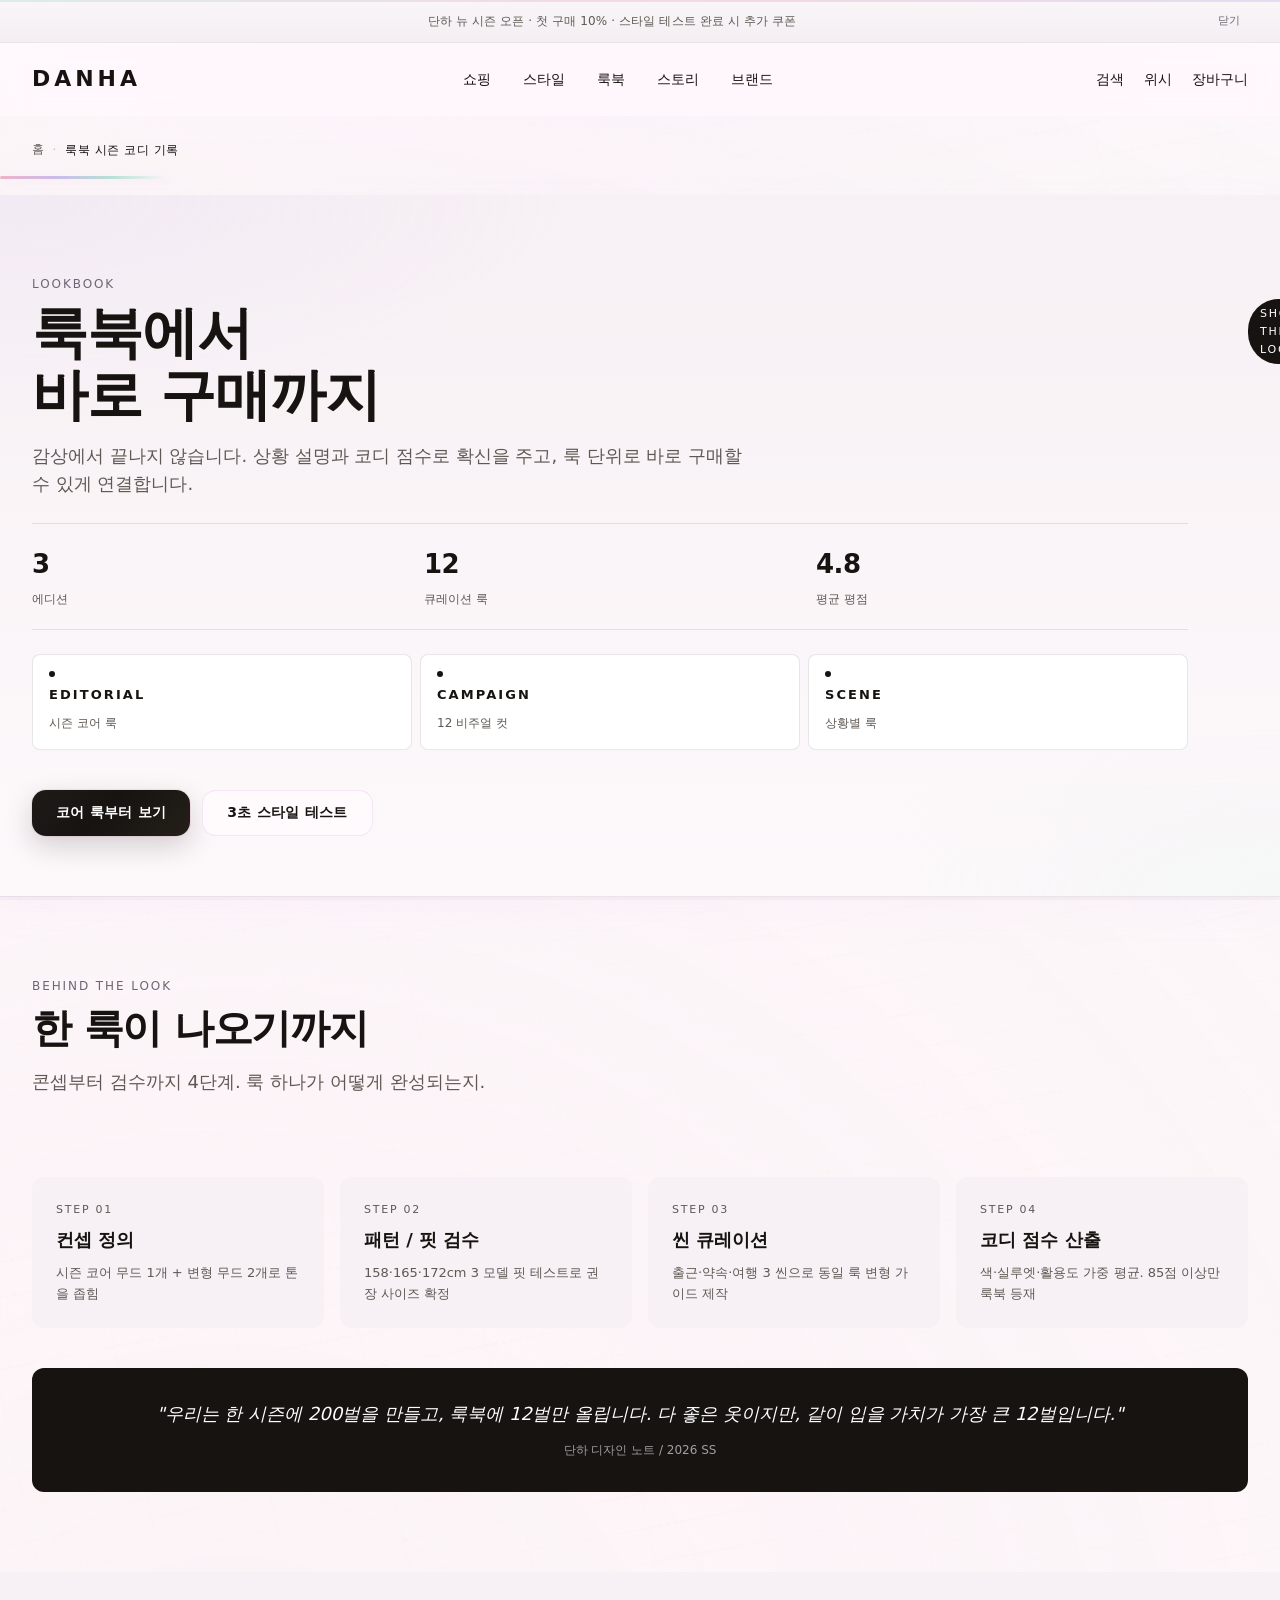
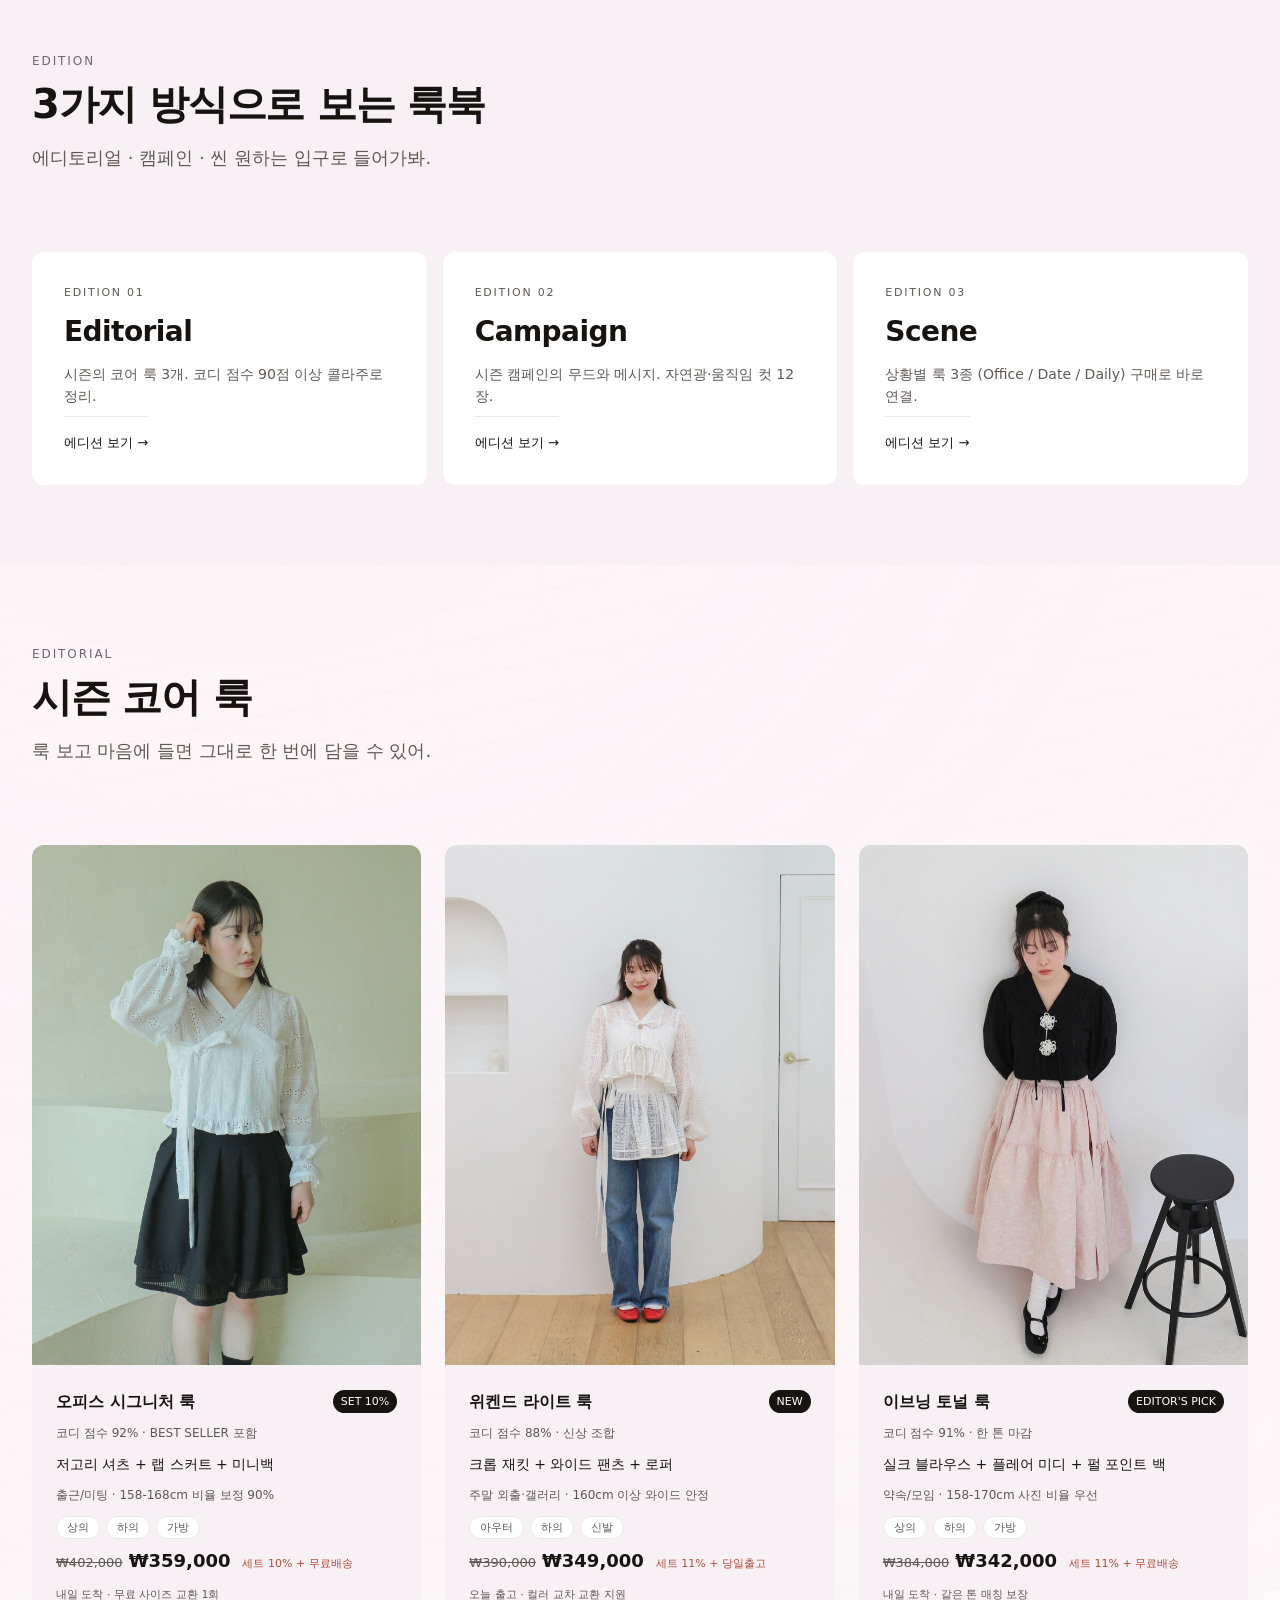
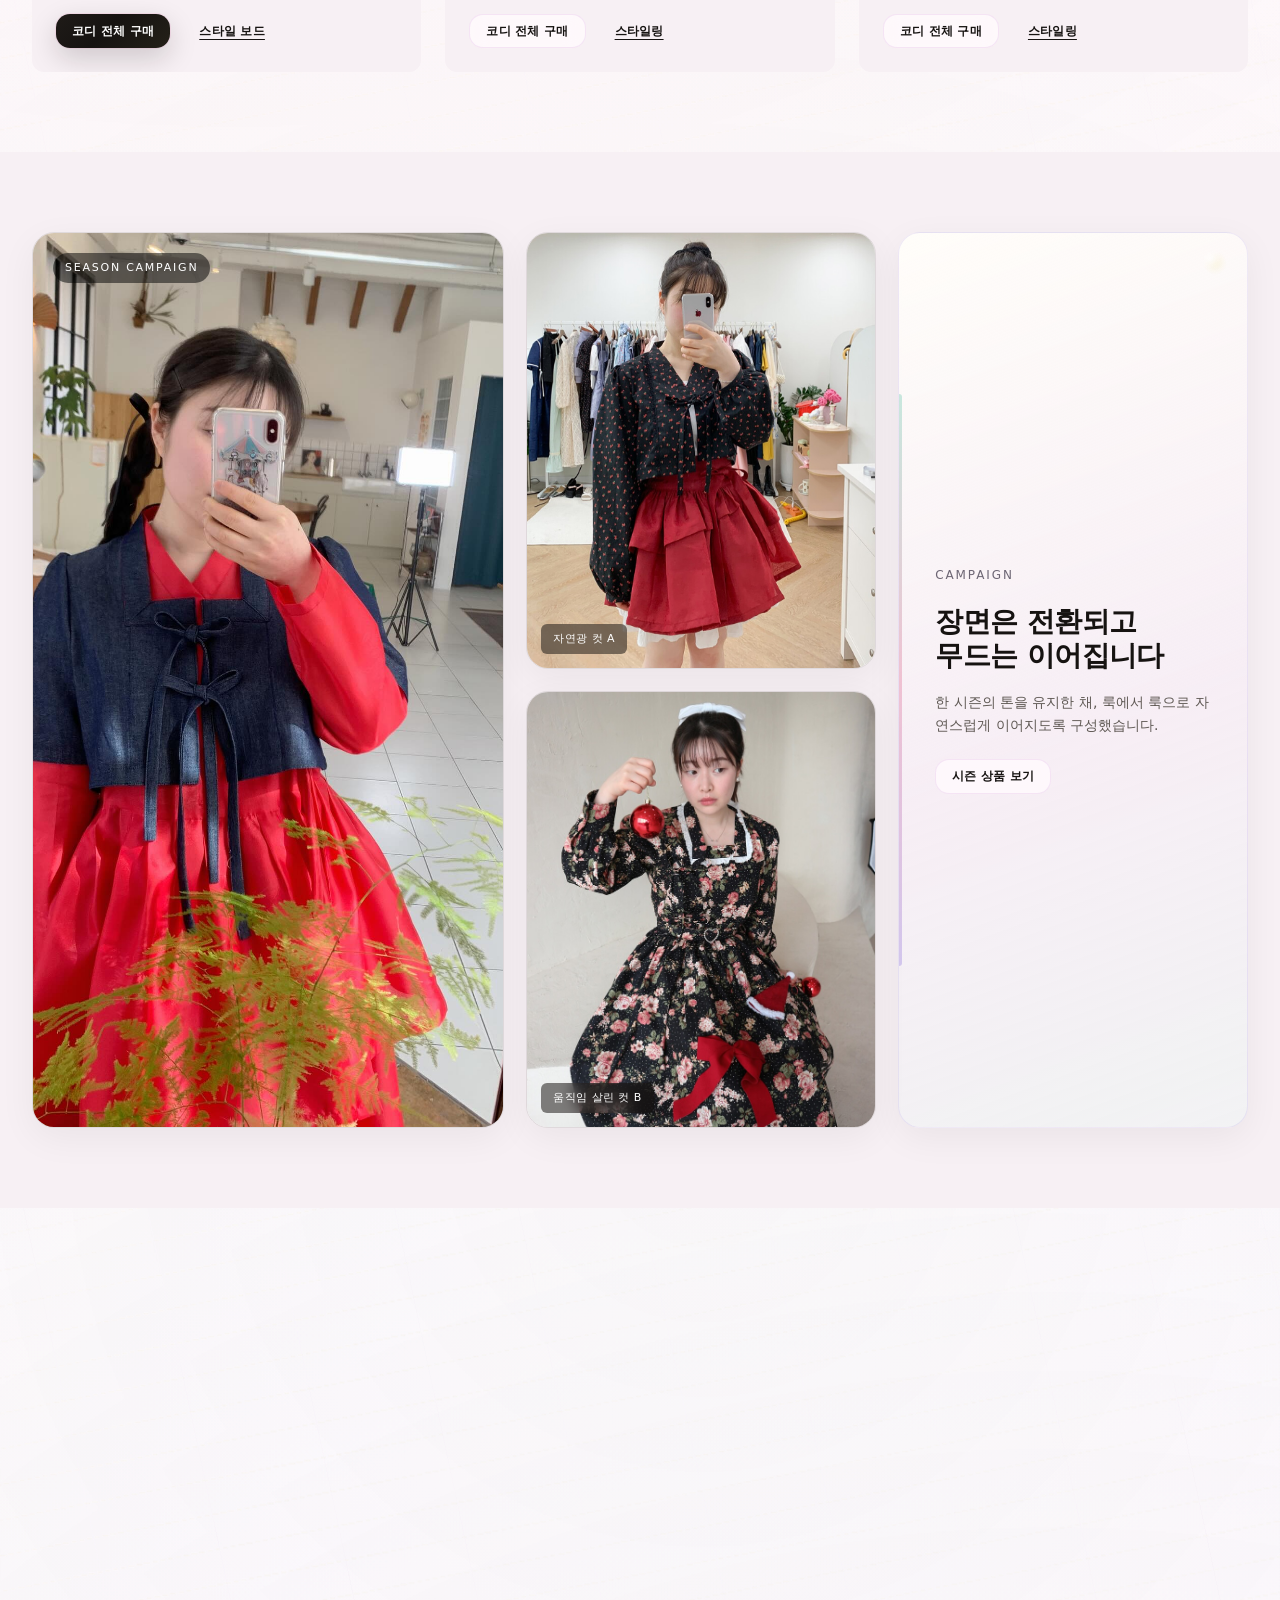
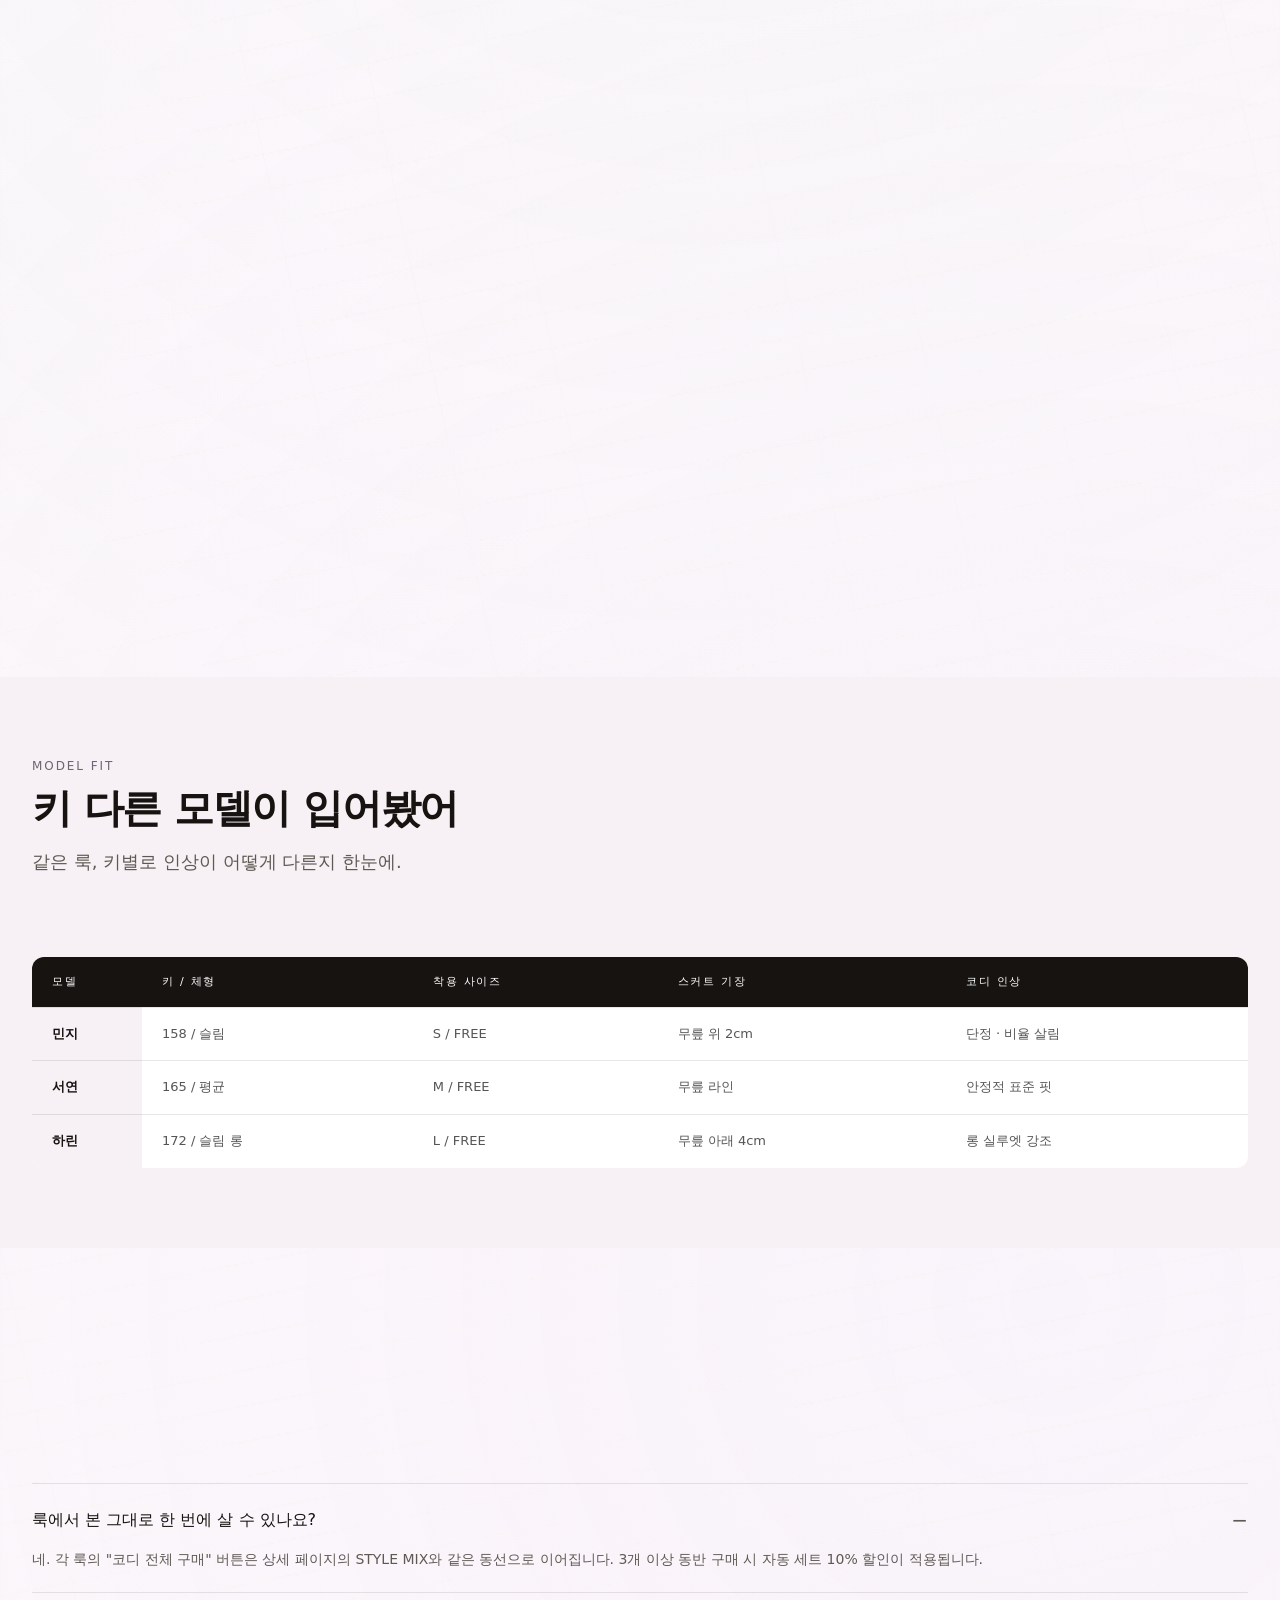
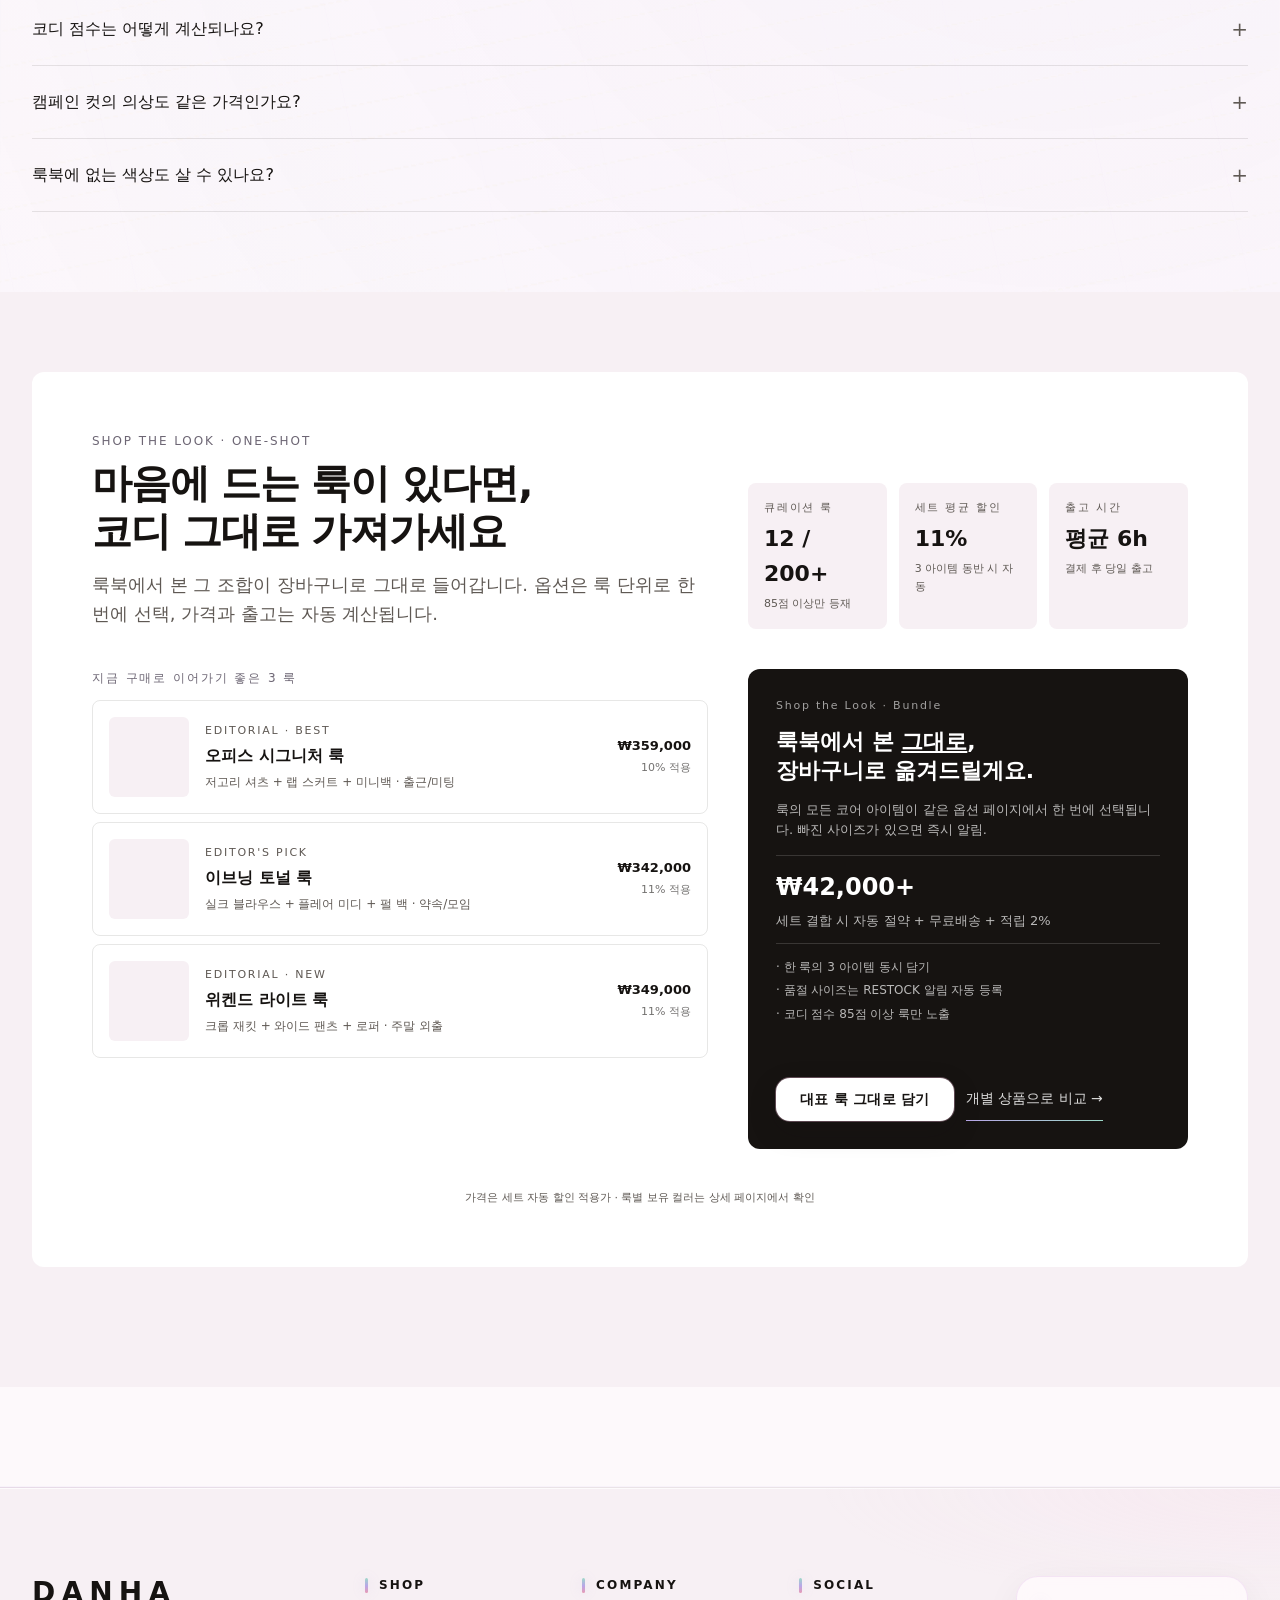
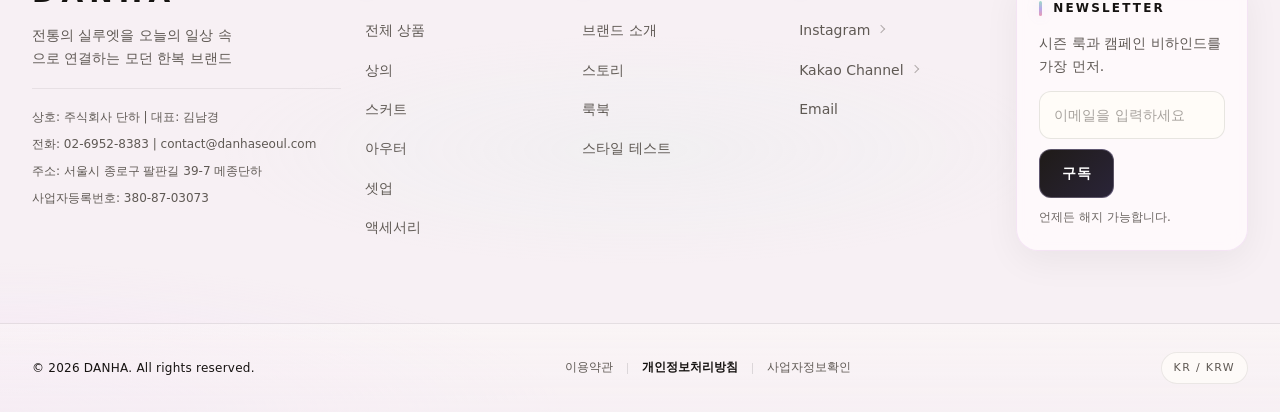
<file: lookbook.html>
<!DOCTYPE html>
<html lang="ko">
<head>
  <meta charset="UTF-8">
  <meta name="viewport" content="width=device-width, initial-scale=1.0">
  <meta name="description" content="DANHA 룩북 | 에디토리얼·캠페인·씬으로 이어지는 단하 룩북">
  <title>DANHA · 룩북</title>
  <link rel="stylesheet" href="./styles/common.css">
  <link rel="stylesheet" href="./styles/lookbook.css">
  <link rel="stylesheet" href="./styles/responsive.css">
  <script src="./scripts/site.js" defer></script>
  <script src="./scripts/lookbook.js" defer></script>
</head>
<body class="lookbook-page">
  <div id="wrap">
    <a class="a11y-skip-link" href="#main">본문 바로가기</a>

    <aside class="top-band" aria-label="프로모션 안내">
      <div class="top-band__inner">
        <p class="top-band__text" id="top-band-text" aria-live="polite">단하 뉴 시즌 오픈 · 첫 구매 10% · 스타일 테스트 완료 시 추가 쿠폰</p>
        <button type="button" class="top-band__close" id="top-band-close" aria-label="프로모션 배너 닫기">닫기</button>
      </div>
    </aside>

    <header class="header">
      <div class="header__inner">
        <p class="header__logo"><a href="./index.html">DANHA</a></p>
        <nav class="header__nav" aria-label="주요 메뉴">
          <div class="nav-item">
            <a href="./shop.html" class="nav-item__trigger" aria-haspopup="true" aria-expanded="false">쇼핑</a>
            <div class="mega" role="region" aria-label="쇼핑 메뉴">
              <div class="mega__grid">
                <div class="mega__col">
                  <p class="mega__col-title">카테고리</p>
                  <a href="./shop.html?cat=top">상의</a>
                  <a href="./shop.html?cat=skirt">스커트</a>
                  <a href="./shop.html?cat=onepiece">원피스</a>
                  <a href="./shop.html?cat=outer">아우터</a>
                  <a href="./shop.html?cat=set">셋업</a>
                  <a href="./shop.html?cat=acc">액세서리</a>
                </div>
                <div class="mega__col">
                  <p class="mega__col-title">스타일</p>
                  <a href="./style.html?type=office">오피스 무드</a>
                  <a href="./style.html?type=date">데이트 무드</a>
                  <a href="./style.html?type=daily">데일리 무드</a>
                  <a href="./style.html?mood=travel">여행 무드</a>
                </div>
                <div class="mega__col">
                  <p class="mega__col-title">소재</p>
                  <a href="./shop.html?fabric=linen">린넨 블렌드</a>
                  <a href="./shop.html?fabric=silk">소프트 실크</a>
                  <a href="./shop.html?fabric=cotton">데일리 코튼</a>
                  <a href="./shop.html?fabric=light">라이트 웨이트</a>
                </div>
                <a class="mega__featured" href="./lookbook.html">
                  <img src="./images/lookbook.jpg" alt="단하 룩북 미리보기">
                  <span class="mega__featured-label">추천</span>
                  <strong>데일리 헤리티지 룩</strong>
                </a>
              </div>
            </div>
          </div>
          <div class="nav-item">
            <a href="./style.html" class="nav-item__trigger" aria-haspopup="true" aria-expanded="false">스타일</a>
            <div class="mega mega--compact" role="region" aria-label="스타일 메뉴">
              <div class="mega__grid">
                <div class="mega__col">
                  <p class="mega__col-title">빠른 진입</p>
                  <a href="./style.html?type=office">오피스 무드</a>
                  <a href="./style.html?type=date">데이트 무드</a>
                  <a href="./style.html?type=daily">데일리 무드</a>
                </div>
                <div class="mega__col">
                  <p class="mega__col-title">무드</p>
                  <a href="./style.html?mood=cafe">카페 가는 날</a>
                  <a href="./style.html?mood=rainy">비 오는 날</a>
                  <a href="./style.html?mood=travel">여행 가는 날</a>
                </div>
              </div>
            </div>
          </div>
          <div class="nav-item">
            <a href="./lookbook.html" class="nav-item__trigger" aria-haspopup="true" aria-expanded="false" aria-current="page">룩북</a>
            <div class="mega mega--compact" role="region" aria-label="룩북 메뉴">
              <div class="mega__grid">
                <div class="mega__col">
                  <p class="mega__col-title">에디션</p>
                  <a href="./lookbook.html">룩북 홈</a>
                  <a href="./lookbook.html#editorial">에디토리얼</a>
                  <a href="./lookbook.html#campaign">캠페인</a>
                  <a href="./lookbook.html#scene">씬</a>
                </div>
                <div class="mega__col">
                  <p class="mega__col-title">함께 보기</p>
                  <a href="./style-test.html">스타일 테스트</a>
                  <a href="./shop.html">쇼핑 바로가기</a>
                  <a href="./style.html">스타일 가이드</a>
                </div>
              </div>
            </div>
          </div>
          <div class="nav-item">
            <a href="./story.html" class="nav-item__trigger" aria-haspopup="true" aria-expanded="false">스토리</a>
            <div class="mega mega--compact" role="region" aria-label="스토리 메뉴">
              <div class="mega__grid">
                <div class="mega__col">
                  <p class="mega__col-title">읽을거리</p>
                  <a href="./story.html">스토리 홈</a>
                  <a href="./story.html#season">시즌 노트</a>
                  <a href="./story.html#chapters">챕터</a>
                  <a href="./story.html#campaign">캠페인</a>
                </div>
                <div class="mega__col">
                  <p class="mega__col-title">연결</p>
                  <a href="./brand.html">브랜드</a>
                  <a href="./lookbook.html">룩북</a>
                  <a href="./style.html">스타일</a>
                </div>
              </div>
            </div>
          </div>
          <div class="nav-item">
            <a href="./brand.html" class="nav-item__trigger" aria-haspopup="true" aria-expanded="false">브랜드</a>
            <div class="mega mega--compact" role="region" aria-label="브랜드 메뉴">
              <div class="mega__grid">
                <div class="mega__col">
                  <p class="mega__col-title">소개</p>
                  <a href="./brand.html">브랜드 홈</a>
                  <a href="./brand.html#identity">단하가 보는 한복</a>
                  <a href="./brand.html#values">4가지 가치</a>
                  <a href="./brand.html#timeline">타임라인</a>
                </div>
                <div class="mega__col">
                  <p class="mega__col-title">더 알아보기</p>
                  <a href="./brand.html#sustain">지속가능성</a>
                  <a href="./brand.html#contact">문의</a>
                  <a href="./story.html">스토리</a>
                </div>
              </div>
            </div>
          </div>
        </nav>
        <div class="header__utils" aria-label="빠른 기능">
          <a href="./shop.html" aria-label="검색">검색</a>
          <a href="./shop.html" aria-label="위시리스트">위시</a>
          <a href="./cart.html" aria-label="장바구니">장바구니</a>
        </div>
        <button class="mobile-toggle" type="button" aria-label="모바일 메뉴 열기" aria-controls="mobile-panel" aria-expanded="false">메뉴</button>
      </div>
      <div class="mobile-panel" id="mobile-panel" hidden>
        <nav class="mobile-nav" aria-label="모바일 주요 메뉴">
          <details>
            <summary>쇼핑</summary>
            <a href="./shop.html">전체</a>
            <a href="./shop.html?cat=top">상의</a>
            <a href="./shop.html?cat=skirt">스커트</a>
            <a href="./shop.html?cat=onepiece">원피스</a>
            <a href="./shop.html?cat=outer">아우터</a>
            <a href="./shop.html?cat=set">셋업</a>
            <a href="./shop.html?cat=acc">액세서리</a>
          </details>
          <details>
            <summary>스타일</summary>
            <a href="./style.html?type=office">오피스 무드</a>
            <a href="./style.html?type=date">데이트 무드</a>
            <a href="./style.html?type=daily">데일리 무드</a>
            <a href="./style.html?mood=cafe">카페 가는 날</a>
            <a href="./style.html?mood=rainy">비 오는 날</a>
            <a href="./style.html?mood=travel">여행 가는 날</a>
          </details>
          <details>
            <summary>룩북</summary>
            <a href="./lookbook.html">룩북 홈</a>
            <a href="./lookbook.html#editorial">에디토리얼</a>
            <a href="./lookbook.html#campaign">캠페인</a>
            <a href="./lookbook.html#scene">씬</a>
          </details>
          <details>
            <summary>스토리</summary>
            <a href="./story.html">스토리 홈</a>
            <a href="./story.html#season">시즌 노트</a>
            <a href="./story.html#chapters">챕터</a>
            <a href="./story.html#campaign">캠페인</a>
            <a href="./brand.html">브랜드</a>
          </details>
          <details>
            <summary>브랜드</summary>
            <a href="./brand.html">브랜드 홈</a>
            <a href="./brand.html#identity">단하가 보는 한복</a>
            <a href="./brand.html#values">4가지 가치</a>
            <a href="./brand.html#timeline">타임라인</a>
            <a href="./brand.html#contact">문의</a>
          </details>
        </nav>
      </div>
    </header>
    <div class="mobile-dim" id="mobile-dim" hidden></div>

    <main id="main">

      <nav class="breadcrumb" aria-label="현재 위치">
        <div class="container breadcrumb__inner">
          <a href="./index.html">홈</a>
          <span aria-hidden="true">·</span>
          <span aria-current="page">룩북 시즌 코디 기록</span>
        </div>
      </nav>

      <!-- ===== 1. PAGE HERO ===== -->
      <section class="page-hero" aria-labelledby="hero-title">
        <div class="container">
          <div class="content">
            <div class="content__text">
              <div class="text-wrap text-wrap--wide">
                <p class="eyebrow">Lookbook</p>
                <h1 id="hero-title" class="title page-hero__title">룩북에서<br>바로 구매까지</h1>
                <p class="desc">감상에서 끝나지 않습니다. 상황 설명과 코디 점수로 확신을 주고, 룩 단위로 바로 구매할 수 있게 연결합니다.</p>
              </div>
              <ul class="page-hero__meta" aria-label="룩북 지표">
                <li><strong>3</strong><span>에디션</span></li>
                <li><strong>12</strong><span>큐레이션 룩</span></li>
                <li><strong>4.8</strong><span>평균 평점</span></li>
              </ul>
              <div class="edition-track" aria-label="에디션 트랙">
                <a class="edition-track__node" href="#editorial">
                  <span class="edition-track__dot" aria-hidden="true"></span>
                  <strong class="edition-track__name">EDITORIAL</strong>
                  <span class="edition-track__hint">시즌 코어 룩</span>
                </a>
                <a class="edition-track__node" href="#campaign">
                  <span class="edition-track__dot" aria-hidden="true"></span>
                  <strong class="edition-track__name">CAMPAIGN</strong>
                  <span class="edition-track__hint">12 비주얼 컷</span>
                </a>
                <a class="edition-track__node" href="#scene">
                  <span class="edition-track__dot" aria-hidden="true"></span>
                  <strong class="edition-track__name">SCENE</strong>
                  <span class="edition-track__hint">상황별 룩</span>
                </a>
              </div>
              <div class="btn-group">
                <a class="btn btn--primary" href="#editorial">코어 룩부터 보기</a>
                <a class="btn btn--secondary" href="./style-test.html">3초 스타일 테스트</a>
              </div>
            </div>
            <figure class="page-hero__collage" aria-hidden="true">
              <img src="./images/lookbook.jpg" alt="">
              <img src="./images/Style1.jpg" alt="">
              <img src="./images/look2.jpg" alt="">
              <span class="page-hero__sticker">SHOP THE LOOK</span>
            </figure>
          </div>
        </div>
      </section>

      <!-- ===== 2. BEHIND THE LOOK ===== -->
      <section class="page-behind section" aria-labelledby="behind-title">
        <div class="container">
          <div class="content content--stack">
            <div class="content__text">
              <div class="text-wrap">
                <p class="eyebrow">Behind the Look</p>
                <h2 id="behind-title" class="title">한 룩이 나오기까지</h2>
                <p class="desc">콘셉부터 검수까지 4단계. 룩 하나가 어떻게 완성되는지.</p>
              </div>
            </div>
            <div class="content__media">
              <div class="process-grid">
                <article class="process-card">
                  <p class="process-card__step">STEP 01</p>
                  <h3 class="process-card__title">컨셉 정의</h3>
                  <p class="process-card__hint">시즌 코어 무드 1개 + 변형 무드 2개로 톤을 좁힘</p>
                </article>
                <article class="process-card">
                  <p class="process-card__step">STEP 02</p>
                  <h3 class="process-card__title">패턴 / 핏 검수</h3>
                  <p class="process-card__hint">158·165·172cm 3 모델 핏 테스트로 권장 사이즈 확정</p>
                </article>
                <article class="process-card">
                  <p class="process-card__step">STEP 03</p>
                  <h3 class="process-card__title">씬 큐레이션</h3>
                  <p class="process-card__hint">출근·약속·여행 3 씬으로 동일 룩 변형 가이드 제작</p>
                </article>
                <article class="process-card">
                  <p class="process-card__step">STEP 04</p>
                  <h3 class="process-card__title">코디 점수 산출</h3>
                  <p class="process-card__hint">색·실루엣·활용도 가중 평균. 85점 이상만 룩북 등재</p>
                </article>
              </div>
              <p class="pull-quote">"우리는 한 시즌에 200벌을 만들고, 룩북에 12벌만 올립니다. 다 좋은 옷이지만, 같이 입을 가치가 가장 큰 12벌입니다."<cite>단하 디자인 노트 / 2026 SS</cite></p>
            </div>
          </div>
        </div>
      </section>

      <!-- ===== 3. EDITION SELECT ===== -->
      <section class="page-edition" aria-labelledby="edition-title">
        <div class="container">
          <div class="content content--stack">
            <div class="content__text">
              <div class="text-wrap">
                <p class="eyebrow">Edition</p>
                <h2 id="edition-title" class="title">3가지 방식으로 보는 룩북</h2>
                <p class="desc">에디토리얼 · 캠페인 · 씬 원하는 입구로 들어가봐.</p>
              </div>
            </div>
            <div class="content__media">
              <div class="edition-grid">
                <a href="#editorial" class="edition-card">
                  <p class="edition-card__tag">EDITION 01</p>
                  <h3 class="edition-card__title">Editorial</h3>
                  <p class="edition-card__desc">시즌의 코어 룩 3개. 코디 점수 90점 이상 콜라주로 정리.</p>
                  <span class="edition-card__cta">에디션 보기 →</span>
                </a>
                <a href="#campaign" class="edition-card">
                  <p class="edition-card__tag">EDITION 02</p>
                  <h3 class="edition-card__title">Campaign</h3>
                  <p class="edition-card__desc">시즌 캠페인의 무드와 메시지. 자연광·움직임 컷 12장.</p>
                  <span class="edition-card__cta">에디션 보기 →</span>
                </a>
                <a href="#scene" class="edition-card">
                  <p class="edition-card__tag">EDITION 03</p>
                  <h3 class="edition-card__title">Scene</h3>
                  <p class="edition-card__desc">상황별 룩 3종 (Office / Date / Daily) 구매로 바로 연결.</p>
                  <span class="edition-card__cta">에디션 보기 →</span>
                </a>
              </div>
            </div>
          </div>
        </div>
      </section>

      <!-- ===== 4. EDITORIAL COLLECTION ===== -->
      <section id="editorial" class="page-editorial" aria-labelledby="editorial-title">
        <div class="container">
          <div class="content content--stack">
            <div class="content__text">
              <div class="text-wrap">
                <p class="eyebrow">Editorial</p>
                <h2 id="editorial-title" class="title">시즌 코어 룩</h2>
                <p class="desc">룩 보고 마음에 들면 그대로 한 번에 담을 수 있어.</p>
              </div>
            </div>
            <div class="content__media">
              <div class="lookbook-flow">
                <article class="lookbook-flow__item">
                  <div class="lookbook-flow__media">
                    <img src="./images/core.jpg" alt="에디토리얼 룩 01">
                  </div>
                  <div class="lookbook-flow__body">
                    <div class="lookbook-flow__head">
                      <p class="lookbook-flow__title">오피스 시그니처 룩</p>
                      <span class="lookbook-flow__badge">SET 10%</span>
                    </div>
                    <p class="lookbook-flow__rank-note">코디 점수 92% · BEST SELLER 포함</p>
                    <p class="lookbook-flow__desc">저고리 셔츠 + 랩 스커트 + 미니백</p>
                    <p class="lookbook-flow__fit-note">출근/미팅 · 158-168cm 비율 보정 90%</p>
                    <ul class="lookbook-flow__links">
                      <li><a href="./detail.html?id=1">상의</a></li>
                      <li><a href="./detail.html?id=2">하의</a></li>
                      <li><a href="./detail.html?id=6">가방</a></li>
                    </ul>
                    <div class="lookbook-flow__price-row">
                      <p class="lookbook-flow__price"><del>₩402,000</del><strong>₩359,000</strong></p>
                      <p class="lookbook-flow__benefit">세트 10% + 무료배송</p>
                    </div>
                    <p class="lookbook-flow__ops">내일 도착 · 무료 사이즈 교환 1회</p>
                    <div class="btn-group">
                      <a class="btn btn--primary btn--sm" href="./detail.html?id=2">코디 전체 구매</a>
                      <a class="btn btn--ghost btn--sm" href="./style.html?type=office">스타일 보드</a>
                    </div>
                  </div>
                </article>
                <article class="lookbook-flow__item">
                  <div class="lookbook-flow__media">
                    <img src="./images/core2.jpg" alt="에디토리얼 룩 02">
                  </div>
                  <div class="lookbook-flow__body">
                    <div class="lookbook-flow__head">
                      <p class="lookbook-flow__title">위켄드 라이트 룩</p>
                      <span class="lookbook-flow__badge">NEW</span>
                    </div>
                    <p class="lookbook-flow__rank-note">코디 점수 88% · 신상 조합</p>
                    <p class="lookbook-flow__desc">크롭 재킷 + 와이드 팬츠 + 로퍼</p>
                    <p class="lookbook-flow__fit-note">주말 외출·갤러리 · 160cm 이상 와이드 안정</p>
                    <ul class="lookbook-flow__links">
                      <li><a href="./detail.html?id=8">아우터</a></li>
                      <li><a href="./detail.html?id=4">하의</a></li>
                      <li><a href="./detail.html?id=12">신발</a></li>
                    </ul>
                    <div class="lookbook-flow__price-row">
                      <p class="lookbook-flow__price"><del>₩390,000</del><strong>₩349,000</strong></p>
                      <p class="lookbook-flow__benefit">세트 11% + 당일출고</p>
                    </div>
                    <p class="lookbook-flow__ops">오늘 출고 · 컬러 교차 교환 지원</p>
                    <div class="btn-group">
                      <a class="btn btn--secondary btn--sm" href="./detail.html?id=8">코디 전체 구매</a>
                      <a class="btn btn--ghost btn--sm" href="./style.html?mood=travel">스타일링</a>
                    </div>
                  </div>
                </article>
                <article class="lookbook-flow__item">
                  <div class="lookbook-flow__media">
                    <img src="./images/core3.jpg" alt="에디토리얼 룩 03">
                  </div>
                  <div class="lookbook-flow__body">
                    <div class="lookbook-flow__head">
                      <p class="lookbook-flow__title">이브닝 토널 룩</p>
                      <span class="lookbook-flow__badge">EDITOR'S PICK</span>
                    </div>
                    <p class="lookbook-flow__rank-note">코디 점수 91% · 한 톤 마감</p>
                    <p class="lookbook-flow__desc">실크 블라우스 + 플레어 미디 + 펄 포인트 백</p>
                    <p class="lookbook-flow__fit-note">약속/모임 · 158-170cm 사진 비율 우선</p>
                    <ul class="lookbook-flow__links">
                      <li><a href="./detail.html?id=11">상의</a></li>
                      <li><a href="./detail.html?id=10">하의</a></li>
                      <li><a href="./detail.html?id=6">가방</a></li>
                    </ul>
                    <div class="lookbook-flow__price-row">
                      <p class="lookbook-flow__price"><del>₩384,000</del><strong>₩342,000</strong></p>
                      <p class="lookbook-flow__benefit">세트 11% + 무료배송</p>
                    </div>
                    <p class="lookbook-flow__ops">내일 도착 · 같은 톤 매칭 보장</p>
                    <div class="btn-group">
                      <a class="btn btn--secondary btn--sm" href="./detail.html?id=10">코디 전체 구매</a>
                      <a class="btn btn--ghost btn--sm" href="./style.html?type=date">스타일링</a>
                    </div>
                  </div>
                </article>
              </div>
            </div>
          </div>
        </div>
      </section>

      <!-- ===== 5. CAMPAIGN ===== -->
      <section id="campaign" class="page-campaign" aria-label="시즌 캠페인 콜라주">
        <div class="container">
          <div class="collage-grid">
            <figure class="collage-main">
              <img src="./images/scene.jpg" alt="시즌 캠페인 메인 컷">
              <span class="collage-main__label">SEASON CAMPAIGN</span>
            </figure>
            <figure class="collage-thumb">
              <img src="./images/scene1.jpg" alt="캠페인 컷 A">
              <figcaption>자연광 컷 A</figcaption>
            </figure>
            <article class="collage-note">
              <p class="eyebrow">Campaign</p>
              <h2 class="title">장면은 전환되고<br>무드는 이어집니다</h2>
              <p class="desc">한 시즌의 톤을 유지한 채, 룩에서 룩으로 자연스럽게 이어지도록 구성했습니다.</p>
              <a class="btn btn--secondary btn--sm" href="./shop.html">시즌 상품 보기</a>
            </article>
            <figure class="collage-thumb">
              <img src="./images/scene3.jpg" alt="캠페인 컷 B">
              <figcaption>움직임 살린 컷 B</figcaption>
            </figure>
          </div>
        </div>
      </section>

      <!-- ===== 6. SCENE ===== -->
      <section id="scene" class="page-scene section" aria-labelledby="scene-title">
        <div class="container">
          <div class="content content--stack">
            <div class="content__text">
              <div class="text-wrap">
                <p class="eyebrow">Scene</p>
                <h2 id="scene-title" class="title">상황별 룩</h2>
                <p class="desc">자주 찾는 장면 모음. 보고 마음에 들면 그대로 담아.</p>
              </div>
            </div>
            <div class="content__media">
              <div class="scene-grid">
                <article class="scene-card">
                  <div class="scene-card__media">
                    <img src="./images/situation.jpg" alt="오피스 씬">
                  </div>
                  <div class="scene-card__body">
                    <h3 class="scene-card__title">Office</h3>
                    <p class="scene-card__desc">단정함과 활동성을 함께 가져가는 출근 씬.</p>
                    <p class="scene-card__products">재킷 · 스커트 · 백</p>
                    <p class="scene-card__meta">코디 점수 92% · 리뷰 412건</p>
                    <div class="btn-group">
                      <a class="btn btn--primary btn--sm" href="./detail.html?id=1">코디 전체 구매</a>
                      <a class="btn btn--ghost btn--sm" href="./style.html?scene=office">스타일</a>
                    </div>
                  </div>
                </article>
                <article class="scene-card">
                  <div class="scene-card__media">
                    <img src="./images/situation1.jpg" alt="데이트 씬">
                  </div>
                  <div class="scene-card__body">
                    <h3 class="scene-card__title">Date</h3>
                    <p class="scene-card__desc">부드러운 흐름으로 완성하는 데이트 씬.</p>
                    <p class="scene-card__products">블라우스 · 플레어 · 로퍼</p>
                    <p class="scene-card__meta">코디 점수 89% · 리뷰 365건</p>
                    <div class="btn-group">
                      <a class="btn btn--secondary btn--sm" href="./detail.html?id=2">코디 전체 구매</a>
                      <a class="btn btn--ghost btn--sm" href="./style.html?scene=date">스타일</a>
                    </div>
                  </div>
                </article>
                <article class="scene-card">
                  <div class="scene-card__media">
                    <img src="./images/situation3.webp" alt="데일리 씬">
                  </div>
                  <div class="scene-card__body">
                    <h3 class="scene-card__title">Daily</h3>
                    <p class="scene-card__desc">한복을 가장 가볍게 입는 평일 씬.</p>
                    <p class="scene-card__products">셔츠 · 데님 · 스니커즈</p>
                    <p class="scene-card__meta">코디 점수 86% · 리뷰 298건</p>
                    <div class="btn-group">
                      <a class="btn btn--secondary btn--sm" href="./detail.html?id=7">코디 전체 구매</a>
                      <a class="btn btn--ghost btn--sm" href="./style.html?type=daily">스타일</a>
                    </div>
                  </div>
                </article>
              </div>
            </div>
          </div>
        </div>
      </section>

      <!-- ===== 7. MODEL FIT ===== -->
      <section class="page-fit" aria-labelledby="fit-title">
        <div class="container">
          <div class="content content--stack">
            <div class="content__text">
              <div class="text-wrap">
                <p class="eyebrow">Model Fit</p>
                <h2 id="fit-title" class="title">키 다른 모델이 입어봤어</h2>
                <p class="desc">같은 룩, 키별로 인상이 어떻게 다른지 한눈에.</p>
              </div>
            </div>
            <div class="content__media">
              <div class="compare-wrap">
                <table class="compare-table">
                  <thead>
                    <tr>
                      <th scope="col">모델</th>
                      <th scope="col">키 / 체형</th>
                      <th scope="col">착용 사이즈</th>
                      <th scope="col">스커트 기장</th>
                      <th scope="col">코디 인상</th>
                    </tr>
                  </thead>
                  <tbody>
                    <tr><th scope="row">민지</th><td>158 / 슬림</td><td>S / FREE</td><td>무릎 위 2cm</td><td>단정 · 비율 살림</td></tr>
                    <tr><th scope="row">서연</th><td>165 / 평균</td><td>M / FREE</td><td>무릎 라인</td><td>안정적 표준 핏</td></tr>
                    <tr><th scope="row">하린</th><td>172 / 슬림 롱</td><td>L / FREE</td><td>무릎 아래 4cm</td><td>롱 실루엣 강조</td></tr>
                  </tbody>
                </table>
              </div>
            </div>
          </div>
        </div>
      </section>

      <!-- ===== 8. FAQ ===== -->
      <section class="page-faq section" aria-labelledby="faq-title">
        <div class="container">
          <div class="content content--stack">
            <div class="content__text">
              <div class="text-wrap">
                <p class="eyebrow">Lookbook FAQ</p>
                <h2 id="faq-title" class="title">룩북에서 자주 묻는 것</h2>
              </div>
            </div>
            <div class="content__media">
              <div class="faq-list">
                <details open>
                  <summary>룩에서 본 그대로 한 번에 살 수 있나요?</summary>
                  <p>네. 각 룩의 "코디 전체 구매" 버튼은 상세 페이지의 STYLE MIX와 같은 동선으로 이어집니다. 3개 이상 동반 구매 시 자동 세트 10% 할인이 적용됩니다.</p>
                </details>
                <details>
                  <summary>코디 점수는 어떻게 계산되나요?</summary>
                  <p>색 균형 30% / 실루엣 일치 40% / 상황 활용도 30%의 가중 평균입니다. 85점 이상 룩만 룩북에 등재하며, 90점 이상은 BEST SELLER 후보로 분류됩니다.</p>
                </details>
                <details>
                  <summary>캠페인 컷의 의상도 같은 가격인가요?</summary>
                  <p>캠페인 컷은 시즌 룩북과 동일 라인 상품으로 구성됩니다. 가격 변동 없이 시즌 전체 기간 동안 동일한 정상가로 판매됩니다.</p>
                </details>
                <details>
                  <summary>룩북에 없는 색상도 살 수 있나요?</summary>
                  <p>일부 컬러는 캠페인 한정으로 운영됩니다. 일반 판매 컬러는 상세 페이지의 컬러 옵션에서 확인 가능하며, 한정 컬러는 별도 표기됩니다.</p>
                </details>
              </div>
            </div>
          </div>
        </div>
      </section>

      <!-- ===== 9. PAGE CTA ===== -->
      <section class="page-cta" aria-labelledby="cta-title">
        <div class="container">
          <div class="cta-board">
            <header class="cta-head">
              <div class="text-wrap text-wrap--wide">
                <p class="eyebrow">Shop the Look · One-Shot</p>
                <h2 id="cta-title" class="title">마음에 드는 룩이 있다면,<br>코디 그대로 가져가세요</h2>
                <p class="desc">룩북에서 본 그 조합이 장바구니로 그대로 들어갑니다. 옵션은 룩 단위로 한 번에 선택, 가격과 출고는 자동 계산됩니다.</p>
              </div>
              <div class="cta-metrics" role="list" aria-label="룩 단위 구매 지표">
                <article class="cta-metric" role="listitem">
                  <p class="cta-metric__label">큐레이션 룩</p>
                  <p class="cta-metric__value">12 / 200+</p>
                  <p class="cta-metric__hint">85점 이상만 등재</p>
                </article>
                <article class="cta-metric" role="listitem">
                  <p class="cta-metric__label">세트 평균 할인</p>
                  <p class="cta-metric__value">11%</p>
                  <p class="cta-metric__hint">3 아이템 동반 시 자동</p>
                </article>
                <article class="cta-metric" role="listitem">
                  <p class="cta-metric__label">출고 시간</p>
                  <p class="cta-metric__value">평균 6h</p>
                  <p class="cta-metric__hint">결제 후 당일 출고</p>
                </article>
              </div>
            </header>

            <div class="cta-body">
              <div>
                <p class="eyebrow">지금 구매로 이어가기 좋은 3 룩</p>
                <div class="cta-look-list">
                  <a class="cta-look" href="./detail.html?id=2">
                    <span class="cta-look__thumb cta-look__thumb--01" aria-hidden="true"></span>
                    <span>
                      <span class="cta-look__tag">EDITORIAL · BEST</span>
                      <strong class="cta-look__name">오피스 시그니처 룩</strong>
                      <span class="cta-look__hint">저고리 셔츠 + 랩 스커트 + 미니백 · 출근/미팅</span>
                    </span>
                    <span class="cta-look__meta"><strong>₩359,000</strong><span>10% 적용</span></span>
                  </a>
                  <a class="cta-look" href="./detail.html?id=10">
                    <span class="cta-look__thumb cta-look__thumb--02" aria-hidden="true"></span>
                    <span>
                      <span class="cta-look__tag">EDITOR'S PICK</span>
                      <strong class="cta-look__name">이브닝 토널 룩</strong>
                      <span class="cta-look__hint">실크 블라우스 + 플레어 미디 + 펄 백 · 약속/모임</span>
                    </span>
                    <span class="cta-look__meta"><strong>₩342,000</strong><span>11% 적용</span></span>
                  </a>
                  <a class="cta-look" href="./detail.html?id=8">
                    <span class="cta-look__thumb cta-look__thumb--03" aria-hidden="true"></span>
                    <span>
                      <span class="cta-look__tag">EDITORIAL · NEW</span>
                      <strong class="cta-look__name">위켄드 라이트 룩</strong>
                      <span class="cta-look__hint">크롭 재킷 + 와이드 팬츠 + 로퍼 · 주말 외출</span>
                    </span>
                    <span class="cta-look__meta"><strong>₩349,000</strong><span>11% 적용</span></span>
                  </a>
                </div>
              </div>

              <aside class="cta-decide" aria-label="룩 단위 구매 안내">
                <p class="cta-decide__tag">Shop the Look · Bundle</p>
                <p class="cta-decide__title">룩북에서 본 <em>그대로</em>,<br>장바구니로 옮겨드릴게요.</p>
                <p class="cta-decide__line">룩의 모든 코어 아이템이 같은 옵션 페이지에서 한 번에 선택됩니다. 빠진 사이즈가 있으면 즉시 알림.</p>
                <div class="cta-decide__stat">
                  <strong>₩42,000+</strong>
                  세트 결합 시 자동 절약 + 무료배송 + 적립 2%
                </div>
                <ul class="cta-decide__proof">
                  <li>· 한 룩의 3 아이템 동시 담기</li>
                  <li>· 품절 사이즈는 RESTOCK 알림 자동 등록</li>
                  <li>· 코디 점수 85점 이상 룩만 노출</li>
                </ul>
                <div class="btn-group">
                  <a class="btn btn--primary" href="./detail.html?id=2">대표 룩 그대로 담기</a>
                  <a class="link-cta" href="./shop.html">개별 상품으로 비교 →</a>
                </div>
              </aside>
            </div>

            <p class="cta-caption">가격은 세트 자동 할인 적용가 · 룩별 보유 컬러는 상세 페이지에서 확인</p>
          </div>
        </div>
      </section>
    </main>

    <footer class="footer">
      <div class="container footer__top">
        <div class="footer__grid">
          <div class="footer__brand">
            <p class="footer__brand-logo">DANHA</p>
            <p class="footer__brand-copy">전통의 실루엣을 오늘의 일상 속으로 연결하는 모던 한복 브랜드</p>
            <ul class="footer__brand-meta">
              <li>상호: 주식회사 단하 | 대표: 김남경</li>
              <li>전화: 02-6952-8383 | contact@danhaseoul.com</li>
              <li>주소: 서울시 종로구 팔판길 39-7 메종단하</li>
              <li>사업자등록번호: 380-87-03073</li>
            </ul>
          </div>
          <nav class="footer__col" aria-label="쇼핑">
            <p class="footer__col-title">SHOP</p>
            <ul class="footer__links">
              <li><a href="./shop.html">전체 상품</a></li>
              <li><a href="./shop.html?cat=top">상의</a></li>
              <li><a href="./shop.html?cat=skirt">스커트</a></li>
              <li><a href="./shop.html?cat=outer">아우터</a></li>
              <li><a href="./shop.html?cat=set">셋업</a></li>
              <li><a href="./shop.html?cat=acc">액세서리</a></li>
            </ul>
          </nav>
          <nav class="footer__col" aria-label="컴퍼니">
            <p class="footer__col-title">COMPANY</p>
            <ul class="footer__links">
              <li><a href="./brand.html">브랜드 소개</a></li>
              <li><a href="./story.html">스토리</a></li>
              <li><a href="./lookbook.html">룩북</a></li>
              <li><a href="./style-test.html">스타일 테스트</a></li>
            </ul>
          </nav>
          <nav class="footer__col" aria-label="소셜">
            <p class="footer__col-title">SOCIAL</p>
            <ul class="footer__social">
              <li><a href="https://www.instagram.com/" target="_blank" rel="noopener noreferrer">Instagram</a></li>
              <li><a href="https://pf.kakao.com/" target="_blank" rel="noopener noreferrer">Kakao Channel</a></li>
              <li><a href="mailto:contact@danhaseoul.com">Email</a></li>
            </ul>
          </nav>
          <div class="footer__col footer__newsletter">
            <p class="footer__col-title">NEWSLETTER</p>
            <p class="footer__newsletter-copy">시즌 룩과 캠페인 비하인드를 가장 먼저.</p>
            <form class="footer__newsletter-form" onsubmit="event.preventDefault();">
              <input type="email" class="footer__newsletter-input" placeholder="이메일을 입력하세요" aria-label="뉴스레터 이메일">
              <button type="submit" class="footer__newsletter-submit">구독</button>
            </form>
            <p class="footer__newsletter-note">언제든 해지 가능합니다.</p>
          </div>
        </div>
      </div>
      <div class="footer__bottom">
        <div class="container footer__bottom-inner">
          <p>© 2026 DANHA. All rights reserved.</p>
          <ul class="footer__legal">
            <li><a href="./brand.html#policy">이용약관</a></li>
            <li><a href="./brand.html#policy"><strong>개인정보처리방침</strong></a></li>
            <li><a href="./brand.html#policy">사업자정보확인</a></li>
          </ul>
          <span aria-label="국가 / 통화">KR / KRW</span>
        </div>
      </div>
    </footer>
  </div>
</body>
</html>
</file>
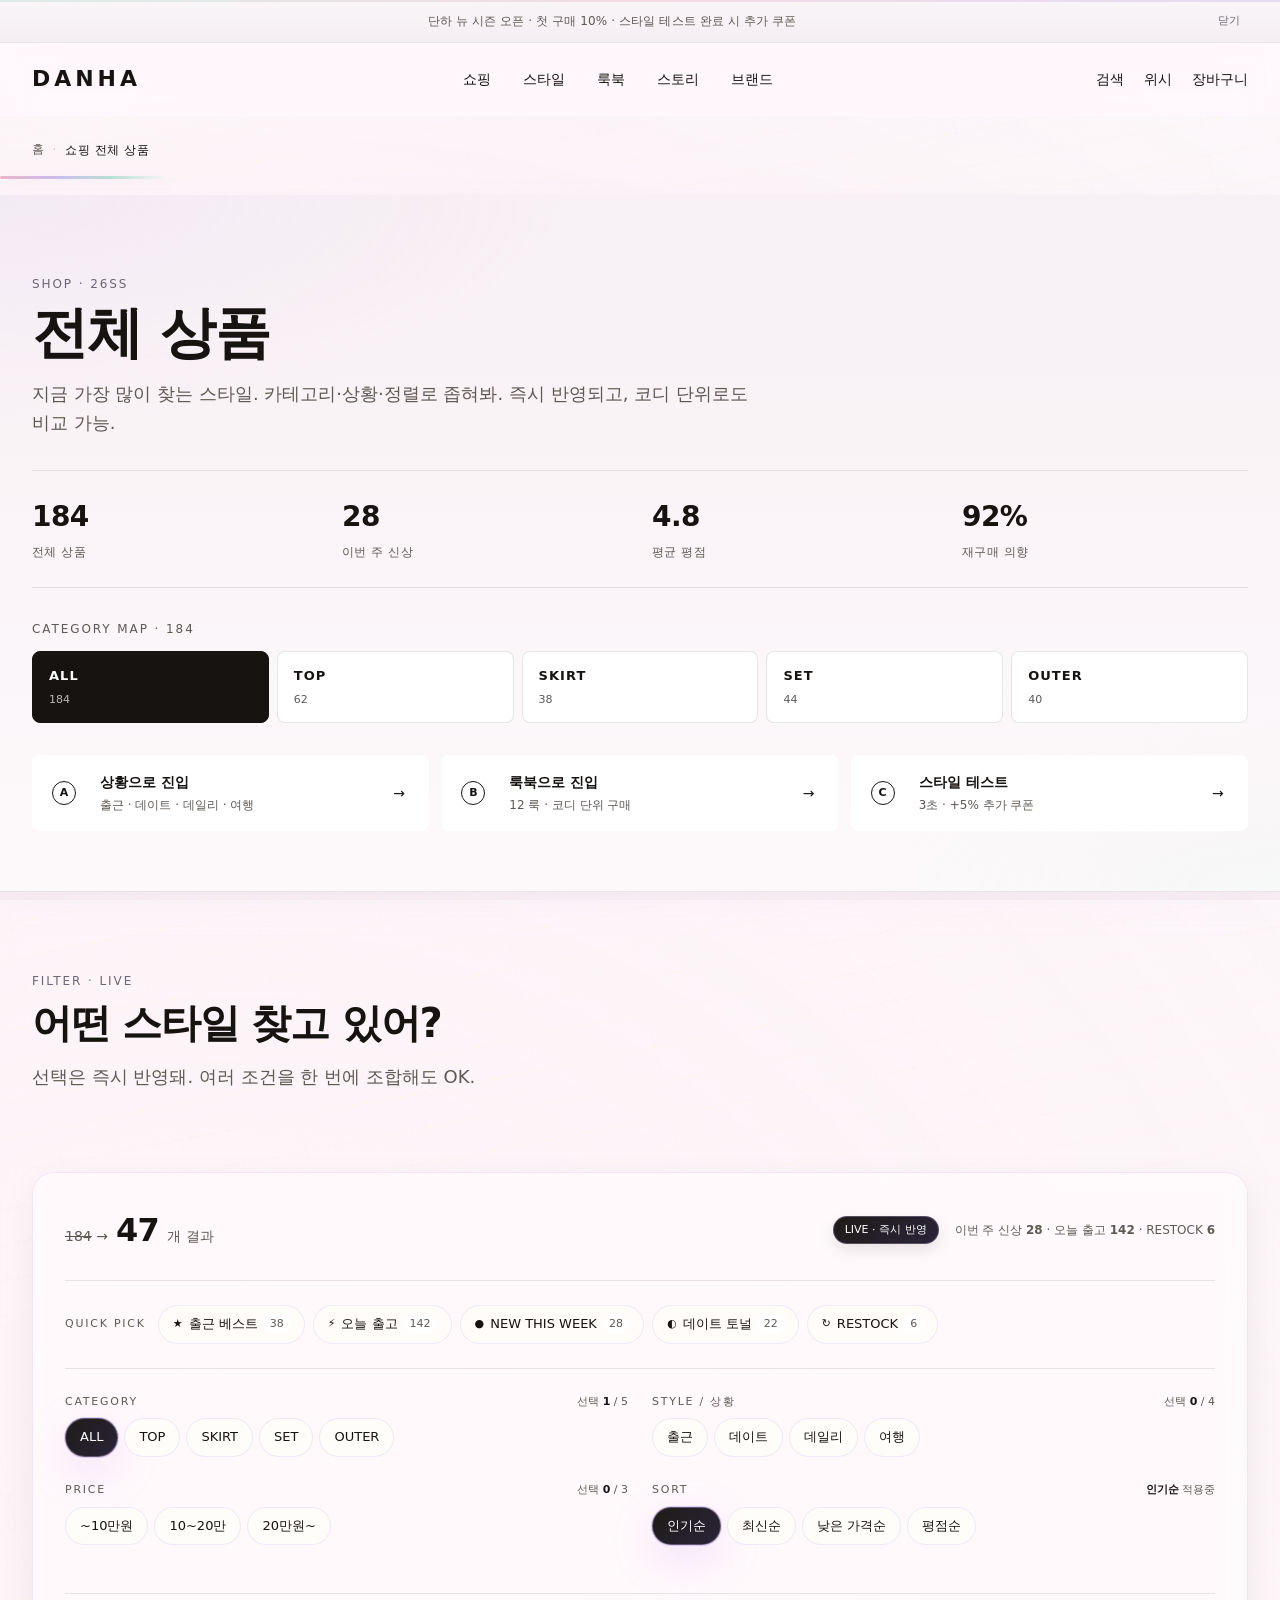
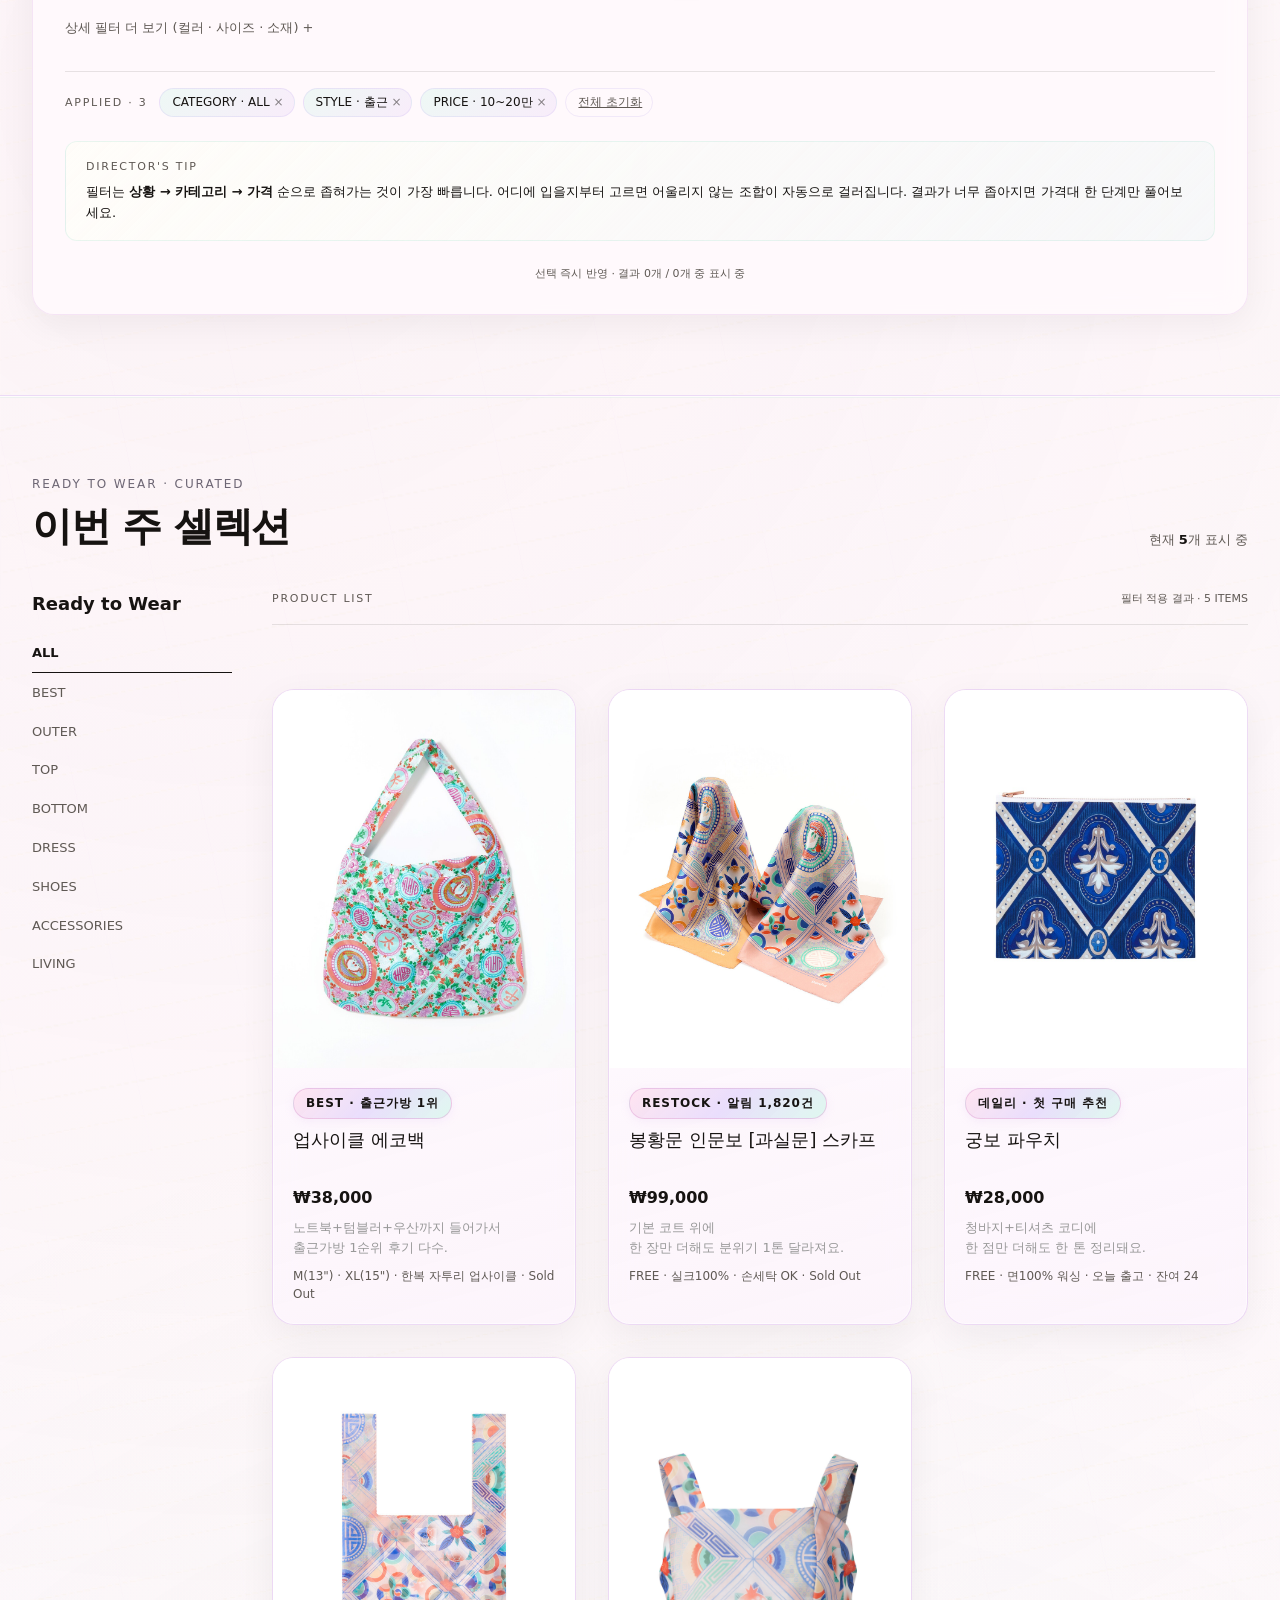
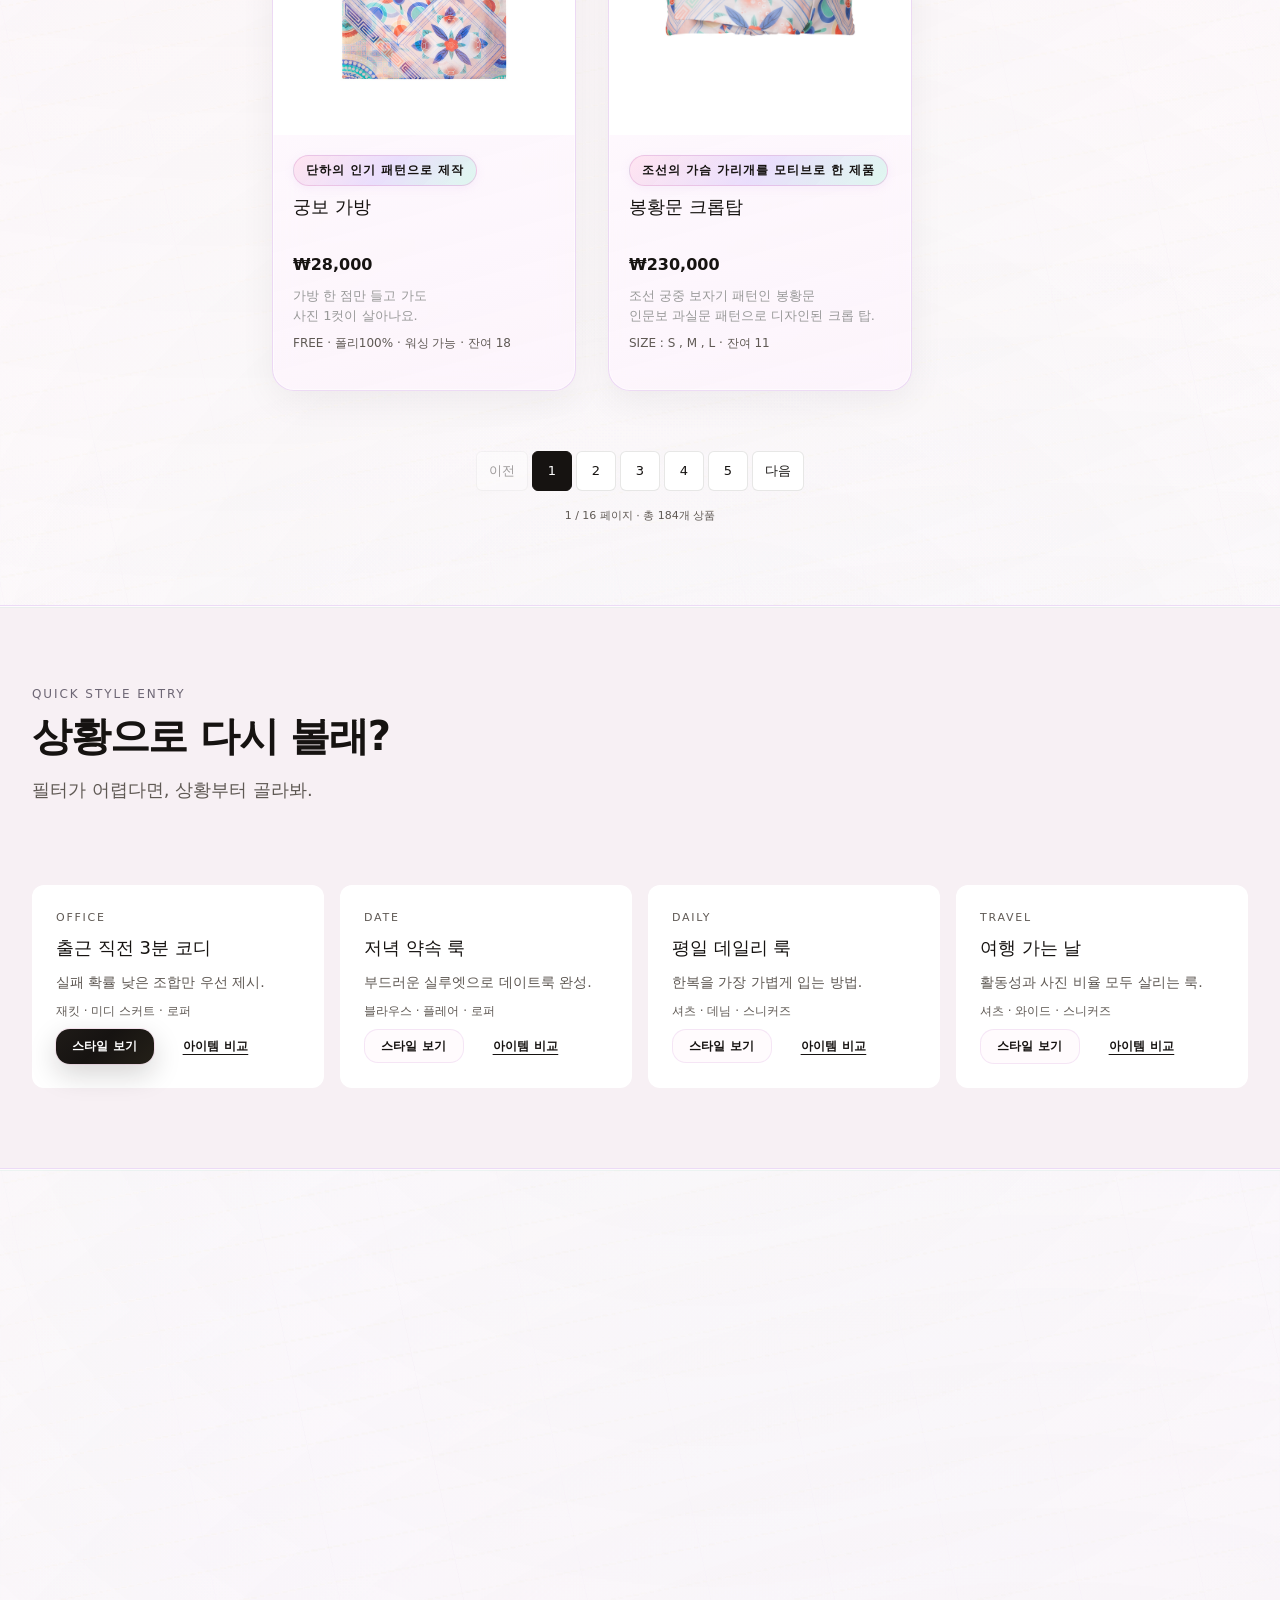
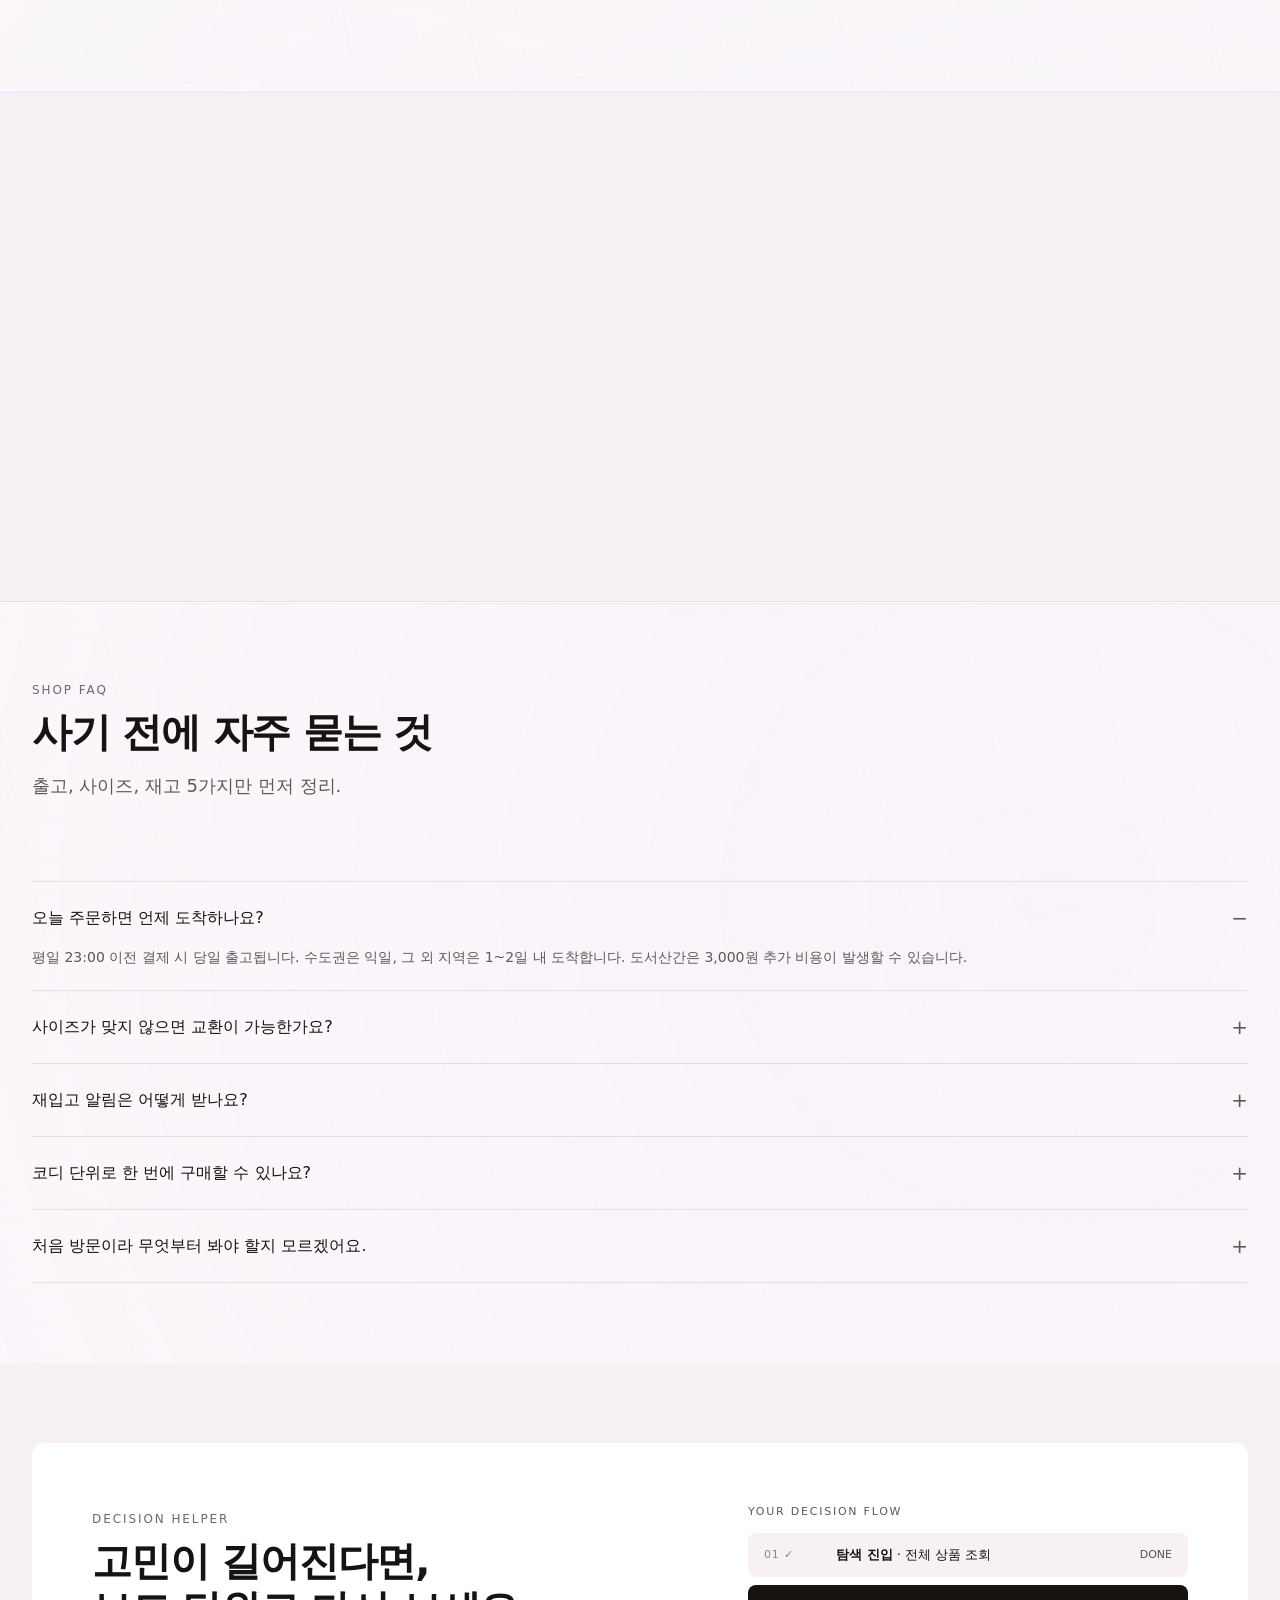
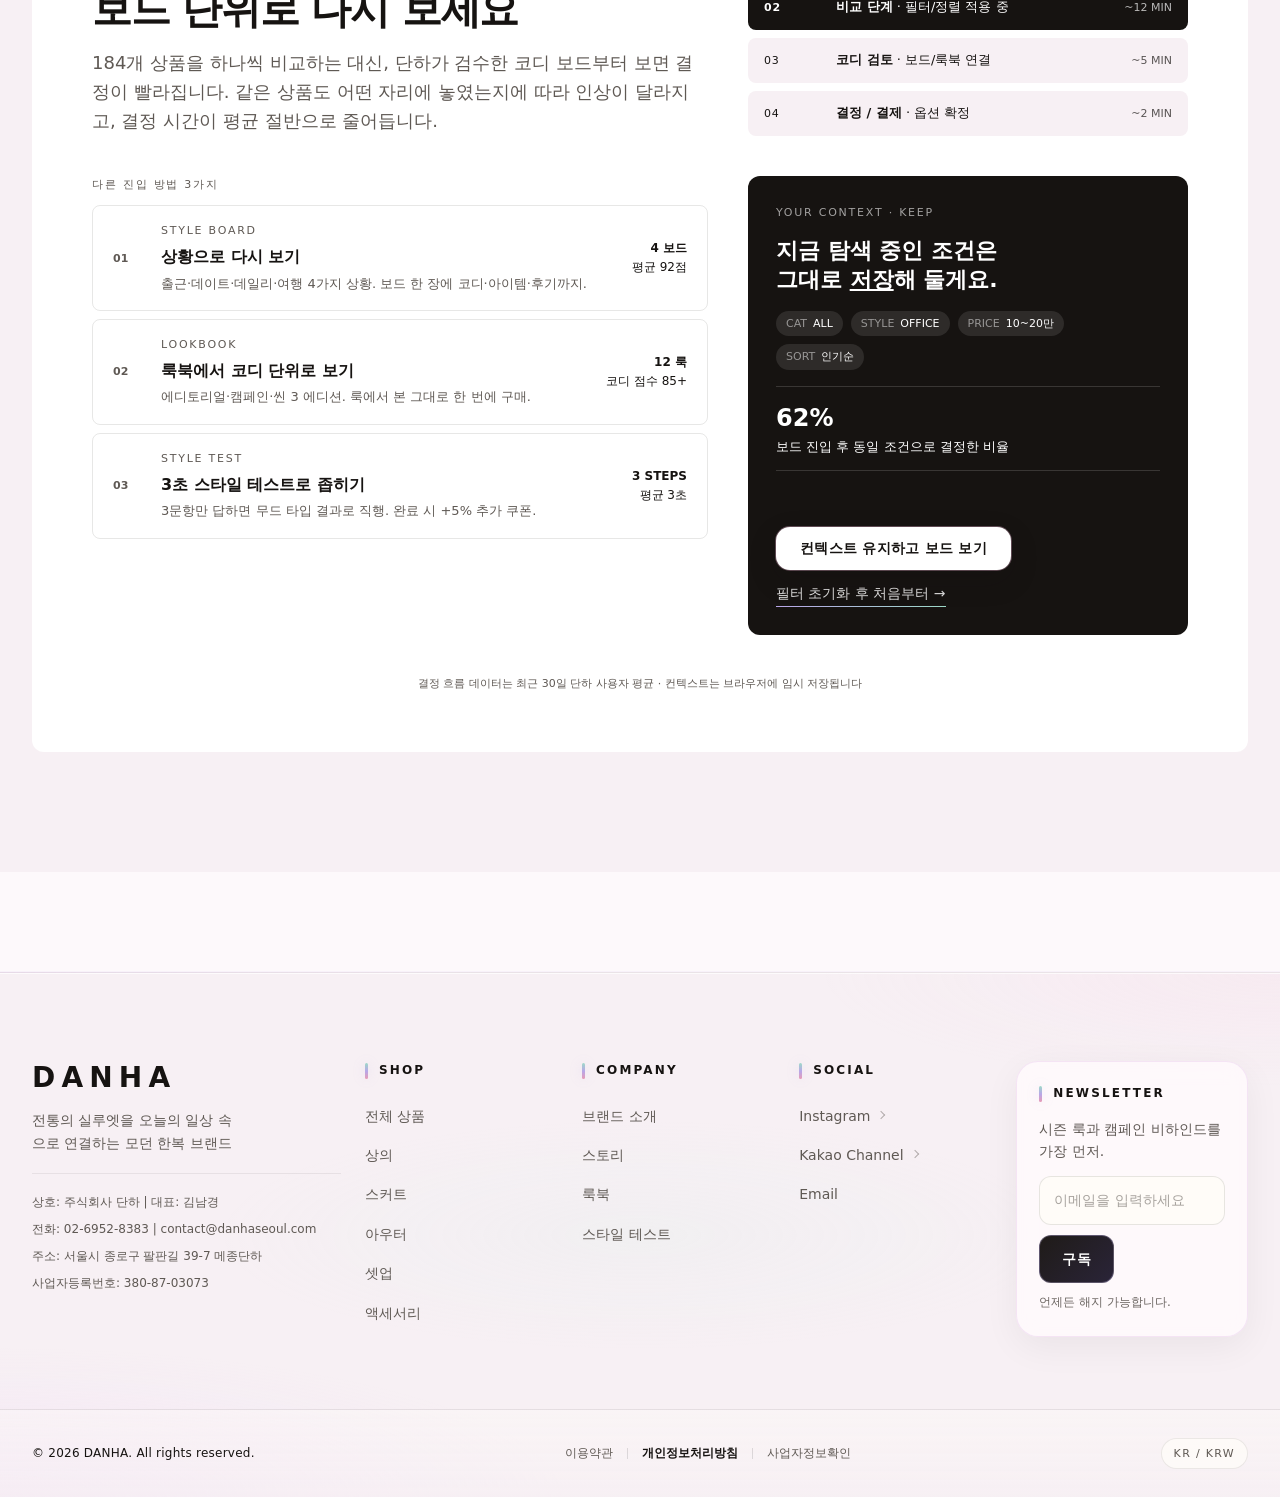
<file: shop.html>
<!DOCTYPE html>
<html lang="ko">
<head>
  <meta charset="UTF-8">
  <meta name="viewport" content="width=device-width, initial-scale=1.0">
  <meta name="description" content="DANHA 쇼핑 | 카테고리·상황·정렬 필터로 빠르게 고르는 단하 스타일 커머스">
  <title>DANHA · 쇼핑</title>
  <link rel="stylesheet" href="./styles/common.css">
  <link rel="stylesheet" href="./styles/shop.css">
  <link rel="stylesheet" href="./styles/responsive.css">
  <script src="./scripts/site.js" defer></script>
  <script src="./scripts/shop.js" defer></script>
</head>
<body class="shop-page">
  <div id="wrap">
    <a class="a11y-skip-link" href="#main">본문 바로가기</a>

    <!-- ===== TOP BAND ===== -->
    <aside class="top-band" aria-label="프로모션 안내">
      <div class="top-band__inner">
        <p class="top-band__text" id="top-band-text" aria-live="polite">단하 뉴 시즌 오픈 · 첫 구매 10% · 스타일 테스트 완료 시 추가 쿠폰</p>
        <button type="button" class="top-band__close" id="top-band-close" aria-label="프로모션 배너 닫기">닫기</button>
      </div>
    </aside>

    <!-- ===== HEADER ===== -->
    <header class="header">
      <div class="header__inner">
        <p class="header__logo"><a href="./index.html">DANHA</a></p>
        <nav class="header__nav" aria-label="주요 메뉴">
          <div class="nav-item">
            <a href="./shop.html" class="nav-item__trigger" aria-haspopup="true" aria-expanded="false" aria-current="page">쇼핑</a>
            <div class="mega" role="region" aria-label="쇼핑 메뉴">
              <div class="mega__grid">
                <div class="mega__col">
                  <p class="mega__col-title">카테고리</p>
                  <a href="./shop.html?cat=top">상의</a>
                  <a href="./shop.html?cat=skirt">스커트</a>
                  <a href="./shop.html?cat=onepiece">원피스</a>
                  <a href="./shop.html?cat=outer">아우터</a>
                  <a href="./shop.html?cat=set">셋업</a>
                  <a href="./shop.html?cat=acc">액세서리</a>
                </div>
                <div class="mega__col">
                  <p class="mega__col-title">스타일</p>
                  <a href="./style.html?type=office">오피스 무드</a>
                  <a href="./style.html?type=date">데이트 무드</a>
                  <a href="./style.html?type=daily">데일리 무드</a>
                  <a href="./style.html?mood=travel">여행 무드</a>
                </div>
                <div class="mega__col">
                  <p class="mega__col-title">소재</p>
                  <a href="./shop.html?fabric=linen">린넨 블렌드</a>
                  <a href="./shop.html?fabric=silk">소프트 실크</a>
                  <a href="./shop.html?fabric=cotton">데일리 코튼</a>
                  <a href="./shop.html?fabric=light">라이트 웨이트</a>
                </div>
                <a class="mega__featured" href="./lookbook.html">
                  <img src="./images/lookbook.jpg" alt="단하 룩북 미리보기">
                  <span class="mega__featured-label">추천</span>
                  <strong>데일리 헤리티지 룩</strong>
                </a>
              </div>
            </div>
          </div>
          <div class="nav-item">
            <a href="./style.html" class="nav-item__trigger" aria-haspopup="true" aria-expanded="false">스타일</a>
            <div class="mega mega--compact" role="region" aria-label="스타일 메뉴">
              <div class="mega__grid">
                <div class="mega__col">
                  <p class="mega__col-title">빠른 진입</p>
                  <a href="./style.html?type=office">오피스 무드</a>
                  <a href="./style.html?type=date">데이트 무드</a>
                  <a href="./style.html?type=daily">데일리 무드</a>
                </div>
                <div class="mega__col">
                  <p class="mega__col-title">무드</p>
                  <a href="./style.html?mood=cafe">카페 가는 날</a>
                  <a href="./style.html?mood=rainy">비 오는 날</a>
                  <a href="./style.html?mood=travel">여행 가는 날</a>
                </div>
              </div>
            </div>
          </div>
          <div class="nav-item">
            <a href="./lookbook.html" class="nav-item__trigger" aria-haspopup="true" aria-expanded="false">룩북</a>
            <div class="mega mega--compact" role="region" aria-label="룩북 메뉴">
              <div class="mega__grid">
                <div class="mega__col">
                  <p class="mega__col-title">에디션</p>
                  <a href="./lookbook.html">룩북 홈</a>
                  <a href="./lookbook.html#editorial">에디토리얼</a>
                  <a href="./lookbook.html#campaign">캠페인</a>
                  <a href="./lookbook.html#scene">씬</a>
                </div>
                <div class="mega__col">
                  <p class="mega__col-title">함께 보기</p>
                  <a href="./style-test.html">스타일 테스트</a>
                  <a href="./shop.html">쇼핑 바로가기</a>
                  <a href="./style.html">스타일 가이드</a>
                </div>
              </div>
            </div>
          </div>
          <div class="nav-item">
            <a href="./story.html" class="nav-item__trigger" aria-haspopup="true" aria-expanded="false">스토리</a>
            <div class="mega mega--compact" role="region" aria-label="스토리 메뉴">
              <div class="mega__grid">
                <div class="mega__col">
                  <p class="mega__col-title">읽을거리</p>
                  <a href="./story.html">스토리 홈</a>
                  <a href="./story.html#season">시즌 노트</a>
                  <a href="./story.html#chapters">챕터</a>
                  <a href="./story.html#campaign">캠페인</a>
                </div>
                <div class="mega__col">
                  <p class="mega__col-title">연결</p>
                  <a href="./brand.html">브랜드</a>
                  <a href="./lookbook.html">룩북</a>
                  <a href="./style.html">스타일</a>
                </div>
              </div>
            </div>
          </div>
          <div class="nav-item">
            <a href="./brand.html" class="nav-item__trigger" aria-haspopup="true" aria-expanded="false">브랜드</a>
            <div class="mega mega--compact" role="region" aria-label="브랜드 메뉴">
              <div class="mega__grid">
                <div class="mega__col">
                  <p class="mega__col-title">소개</p>
                  <a href="./brand.html">브랜드 홈</a>
                  <a href="./brand.html#identity">단하가 보는 한복</a>
                  <a href="./brand.html#values">4가지 가치</a>
                  <a href="./brand.html#timeline">타임라인</a>
                </div>
                <div class="mega__col">
                  <p class="mega__col-title">더 알아보기</p>
                  <a href="./brand.html#sustain">지속가능성</a>
                  <a href="./brand.html#contact">문의</a>
                  <a href="./story.html">스토리</a>
                </div>
              </div>
            </div>
          </div>
        </nav>
        <div class="header__utils" aria-label="빠른 기능">
          <a href="./shop.html" aria-label="검색">검색</a>
          <a href="./shop.html" aria-label="위시리스트">위시</a>
          <a href="./cart.html" aria-label="장바구니">장바구니</a>
        </div>
        <button class="mobile-toggle" type="button" aria-label="모바일 메뉴 열기" aria-controls="mobile-panel" aria-expanded="false">메뉴</button>
      </div>
      <div class="mobile-panel" id="mobile-panel" hidden>
        <nav class="mobile-nav" aria-label="모바일 주요 메뉴">
          <details>
            <summary>쇼핑</summary>
            <a href="./shop.html">전체</a>
            <a href="./shop.html?cat=top">상의</a>
            <a href="./shop.html?cat=skirt">스커트</a>
            <a href="./shop.html?cat=onepiece">원피스</a>
            <a href="./shop.html?cat=outer">아우터</a>
            <a href="./shop.html?cat=set">셋업</a>
            <a href="./shop.html?cat=acc">액세서리</a>
          </details>
          <details>
            <summary>스타일</summary>
            <a href="./style.html?type=office">오피스 무드</a>
            <a href="./style.html?type=date">데이트 무드</a>
            <a href="./style.html?type=daily">데일리 무드</a>
            <a href="./style.html?mood=cafe">카페 가는 날</a>
            <a href="./style.html?mood=rainy">비 오는 날</a>
            <a href="./style.html?mood=travel">여행 가는 날</a>
          </details>
          <details>
            <summary>룩북</summary>
            <a href="./lookbook.html">룩북 홈</a>
            <a href="./lookbook.html#editorial">에디토리얼</a>
            <a href="./lookbook.html#campaign">캠페인</a>
            <a href="./lookbook.html#scene">씬</a>
          </details>
          <details>
            <summary>스토리</summary>
            <a href="./story.html">스토리 홈</a>
            <a href="./story.html#season">시즌 노트</a>
            <a href="./story.html#chapters">챕터</a>
            <a href="./story.html#campaign">캠페인</a>
            <a href="./brand.html">브랜드</a>
          </details>
          <details>
            <summary>브랜드</summary>
            <a href="./brand.html">브랜드 홈</a>
            <a href="./brand.html#identity">단하가 보는 한복</a>
            <a href="./brand.html#values">4가지 가치</a>
            <a href="./brand.html#timeline">타임라인</a>
            <a href="./brand.html#contact">문의</a>
          </details>
        </nav>
      </div>
    </header>
    <div class="mobile-dim" id="mobile-dim" hidden></div>

    <!-- ===== MAIN ===== -->
    <main id="main">

      <!-- BREADCRUMB -->
      <nav class="breadcrumb" aria-label="현재 위치">
        <div class="container breadcrumb__inner">
          <a href="./index.html">홈</a>
          <span aria-hidden="true">·</span>
          <span aria-current="page">쇼핑 전체 상품</span>
        </div>
      </nav>

      <!-- ===== 1. PAGE HERO ===== -->
      <section class="page-hero" aria-labelledby="hero-title">
        <div class="container">
          <div class="content">
            <div class="content__text">
              <div class="text-wrap text-wrap--wide">
                <p class="eyebrow">SHOP · 26SS</p>
                <h1 id="hero-title" class="title page-hero__title">전체 상품</h1>
                <p class="desc">지금 가장 많이 찾는 스타일. 카테고리·상황·정렬로 좁혀봐. 즉시 반영되고, 코디 단위로도 비교 가능.</p>
              </div>
              <ul class="page-hero__meta" aria-label="쇼핑 지표">
                <li><strong>184</strong><span>전체 상품</span></li>
                <li><strong>28</strong><span>이번 주 신상</span></li>
                <li><strong>4.8</strong><span>평균 평점</span></li>
                <li><strong>92%</strong><span>재구매 의향</span></li>
              </ul>
              <div class="page-hero__map" aria-label="카테고리 미니맵">
                <p class="page-hero__map-title">CATEGORY MAP · 184</p>
                <div class="catmap">
                  <a class="catmap__cell is-active" href="./shop.html">
                    <span class="catmap__name">ALL</span>
                    <span class="catmap__count">184</span>
                  </a>
                  <a class="catmap__cell" href="./shop.html?cat=top">
                    <span class="catmap__name">TOP</span>
                    <span class="catmap__count">62</span>
                  </a>
                  <a class="catmap__cell" href="./shop.html?cat=skirt">
                    <span class="catmap__name">SKIRT</span>
                    <span class="catmap__count">38</span>
                  </a>
                  <a class="catmap__cell" href="./shop.html?cat=set">
                    <span class="catmap__name">SET</span>
                    <span class="catmap__count">44</span>
                  </a>
                  <a class="catmap__cell" href="./shop.html?cat=outer">
                    <span class="catmap__name">OUTER</span>
                    <span class="catmap__count">40</span>
                  </a>
                </div>
              </div>
              <div class="page-hero__actions" role="group" aria-label="다음 진입 동선">
                <a class="page-hero__action" href="./style.html">
                  <span class="page-hero__action-no">A</span>
                  <span>
                    <strong class="page-hero__action-name">상황으로 진입</strong>
                    <span class="page-hero__action-hint">출근 · 데이트 · 데일리 · 여행</span>
                  </span>
                  <span aria-hidden="true">→</span>
                </a>
                <a class="page-hero__action" href="./lookbook.html">
                  <span class="page-hero__action-no">B</span>
                  <span>
                    <strong class="page-hero__action-name">룩북으로 진입</strong>
                    <span class="page-hero__action-hint">12 룩 · 코디 단위 구매</span>
                  </span>
                  <span aria-hidden="true">→</span>
                </a>
                <a class="page-hero__action" href="./style-test.html">
                  <span class="page-hero__action-no">C</span>
                  <span>
                    <strong class="page-hero__action-name">스타일 테스트</strong>
                    <span class="page-hero__action-hint">3초 · +5% 추가 쿠폰</span>
                  </span>
                  <span aria-hidden="true">→</span>
                </a>
              </div>
            </div>
          </div>
        </div>
      </section>

      <!-- ===== 2. PAGE FILTER ===== -->
      <section class="page-filter section" aria-labelledby="filter-title">
        <div class="container">
          <div class="content content--stack">
            <div class="content__text">
              <div class="text-wrap">
                <p class="eyebrow">Filter · Live</p>
                <h2 id="filter-title" class="title">어떤 스타일 찾고 있어?</h2>
                <p class="desc">선택은 즉시 반영돼. 여러 조건을 한 번에 조합해도 OK.</p>
              </div>
            </div>
            <div class="content__media">
              <div class="filter-shell" role="region" aria-label="상품 필터 바">
                <div class="filter-counter" role="status" aria-live="polite">
                  <div class="filter-counter__main">
                    <span class="filter-counter__from"><del>184</del> →</span>
                    <span class="filter-counter__now">47</span>
                    <span class="filter-counter__unit">개 결과</span>
                  </div>
                  <div class="filter-counter__hints">
                    <span class="filter-counter__live">LIVE · 즉시 반영</span>
                    <span>이번 주 신상 <strong>28</strong> · 오늘 출고 <strong>142</strong> · RESTOCK <strong>6</strong></span>
                  </div>
                </div>

                <div class="filter-presets" role="group" aria-label="빠른 프리셋">
                  <span class="filter-presets__label">QUICK PICK</span>
                  <button type="button" class="filter-preset"><span class="filter-preset__icon">★</span>출근 베스트<span class="filter-preset__count">38</span></button>
                  <button type="button" class="filter-preset"><span class="filter-preset__icon">⚡</span>오늘 출고<span class="filter-preset__count">142</span></button>
                  <button type="button" class="filter-preset"><span class="filter-preset__icon">●</span>NEW THIS WEEK<span class="filter-preset__count">28</span></button>
                  <button type="button" class="filter-preset"><span class="filter-preset__icon">◐</span>데이트 토널<span class="filter-preset__count">22</span></button>
                  <button type="button" class="filter-preset"><span class="filter-preset__icon">↻</span>RESTOCK<span class="filter-preset__count">6</span></button>
                </div>

                <div class="filter-bar">
                  <div class="filter-bar__group">
                    <div class="filter-bar__label-row">
                      <p class="filter-bar__label">CATEGORY</p>
                      <p class="filter-bar__active">선택 <strong>1</strong> / 5</p>
                    </div>
                    <div class="quick-filter" aria-label="카테고리 필터">
                      <button class="is-active" type="button" data-filter="all">ALL</button>
                      <button type="button" data-filter="top">TOP</button>
                      <button type="button" data-filter="skirt">SKIRT</button>
                      <button type="button" data-filter="set">SET</button>
                      <button type="button" data-filter="outer">OUTER</button>
                    </div>
                  </div>
                  <div class="filter-bar__group">
                    <div class="filter-bar__label-row">
                      <p class="filter-bar__label">STYLE / 상황</p>
                      <p class="filter-bar__active">선택 <strong>0</strong> / 4</p>
                    </div>
                    <div class="quick-filter" aria-label="상황 필터">
                      <button type="button" data-filter="office">출근</button>
                      <button type="button" data-filter="date">데이트</button>
                      <button type="button" data-filter="daily">데일리</button>
                      <button type="button" data-filter="travel">여행</button>
                    </div>
                  </div>
                  <div class="filter-bar__group">
                    <div class="filter-bar__label-row">
                      <p class="filter-bar__label">PRICE</p>
                      <p class="filter-bar__active">선택 <strong>0</strong> / 3</p>
                    </div>
                    <div class="quick-filter" aria-label="가격대 필터">
                      <button type="button" data-filter="under-100">~10만원</button>
                      <button type="button" data-filter="100-200">10~20만</button>
                      <button type="button" data-filter="over-200">20만원~</button>
                    </div>
                  </div>
                  <div class="filter-bar__group">
                    <div class="filter-bar__label-row">
                      <p class="filter-bar__label">SORT</p>
                      <p class="filter-bar__active"><strong>인기순</strong> 적용중</p>
                    </div>
                    <div class="quick-filter" aria-label="정렬">
                      <button class="is-active" type="button" data-sort="popular">인기순</button>
                      <button type="button" data-sort="new">최신순</button>
                      <button type="button" data-sort="price">낮은 가격순</button>
                      <button type="button" data-sort="rating">평점순</button>
                    </div>
                  </div>
                </div>

                <details class="filter-more">
                  <summary>상세 필터 더 보기 (컬러 · 사이즈 · 소재)</summary>
                  <div class="filter-more__grid">
                    <div class="filter-more__group">
                      <div class="filter-bar__label-row">
                        <p class="filter-bar__label">COLOR</p>
                        <p class="filter-bar__active">선택 <strong>0</strong> / 8</p>
                      </div>
                      <div class="filter-swatches" aria-label="컬러 필터">
                        <button type="button" class="filter-swatch filter-swatch--ivory" aria-label="아이보리"></button>
                        <button type="button" class="filter-swatch filter-swatch--cream" aria-label="크림"></button>
                        <button type="button" class="filter-swatch filter-swatch--sage" aria-label="세이지"></button>
                        <button type="button" class="filter-swatch filter-swatch--rose" aria-label="로즈"></button>
                        <button type="button" class="filter-swatch filter-swatch--navy" aria-label="네이비"></button>
                        <button type="button" class="filter-swatch filter-swatch--charcoal" aria-label="차콜"></button>
                        <button type="button" class="filter-swatch filter-swatch--black" aria-label="블랙"></button>
                        <button type="button" class="filter-swatch filter-swatch--brown" aria-label="브라운"></button>
                      </div>
                    </div>
                    <div class="filter-more__group">
                      <div class="filter-bar__label-row">
                        <p class="filter-bar__label">SIZE</p>
                        <p class="filter-bar__active">선택 <strong>0</strong> / 5</p>
                      </div>
                      <div class="filter-sizes" aria-label="사이즈 필터">
                        <button type="button">XS</button>
                        <button type="button">S</button>
                        <button type="button">M</button>
                        <button type="button">L</button>
                        <button type="button" disabled>XL</button>
                      </div>
                    </div>
                    <div class="filter-more__group">
                      <div class="filter-bar__label-row">
                        <p class="filter-bar__label">FABRIC</p>
                        <p class="filter-bar__active">선택 <strong>0</strong> / 4</p>
                      </div>
                      <div class="quick-filter" aria-label="소재 필터">
                        <button type="button" data-filter="linen">린넨</button>
                        <button type="button" data-filter="silk">실크</button>
                        <button type="button" data-filter="cotton">코튼</button>
                        <button type="button" data-filter="light">라이트</button>
                      </div>
                    </div>
                  </div>
                </details>

                <div class="filter-chips" role="status" aria-live="polite">
                  <span class="filter-chips__label">APPLIED · 3</span>
                  <button type="button" class="filter-chip">CATEGORY · ALL</button>
                  <button type="button" class="filter-chip">STYLE · 출근</button>
                  <button type="button" class="filter-chip">PRICE · 10~20만</button>
                  <button type="button" class="filter-chip filter-chip--reset">전체 초기화</button>
                </div>

                <article class="filter-guide" aria-label="필터 디렉터 가이드">
                  <p class="filter-guide__label">DIRECTOR'S TIP</p>
                  <p class="filter-guide__body">필터는 <strong>상황 → 카테고리 → 가격</strong> 순으로 좁혀가는 것이 가장 빠릅니다. 어디에 입을지부터 고르면 어울리지 않는 조합이 자동으로 걸러집니다. 결과가 너무 좁아지면 가격대 한 단계만 풀어보세요.</p>
                </article>

                <p class="filter-bar__note">선택 즉시 반영 · 결과 184개 중 47개 표시 중 · 키워드 검색은 헤더 우측 "검색"에서</p>
              </div>
            </div>
          </div>
        </div>
      </section>

      <!-- ===== 3. PAGE GRID ===== -->
      <section class="page-grid section" aria-labelledby="grid-title">
        <div class="container">
          <div class="page-grid__head">
            <div class="text-wrap">
              <p class="eyebrow">Ready to Wear · Curated</p>
              <h2 id="grid-title" class="title">이번 주 셀렉션</h2>
            </div>
            <p class="page-grid__count">현재 <strong>5</strong>개 표시 중</p>
          </div>
          <div class="shop-stage" role="region" aria-label="상품 그리드">
            <aside class="shop-sidebar">
              <p class="shop-sidebar__title">Ready to Wear</p>
              <ul class="shop-sidebar__links">
                <li><a href="./shop.html" aria-current="page">ALL</a></li>
                <li><a href="./shop.html?tag=best">BEST</a></li>
                <li><a href="./shop.html?cat=outer">OUTER</a></li>
                <li><a href="./shop.html?cat=top">TOP</a></li>
                <li><a href="./shop.html?cat=bottom">BOTTOM</a></li>
                <li><a href="./shop.html?cat=onepiece">DRESS</a></li>
                <li><a href="./shop.html?cat=shoes">SHOES</a></li>
                <li><a href="./shop.html?cat=acc">ACCESSORIES</a></li>
                <li><a href="./shop.html?cat=living">LIVING</a></li>
              </ul>
            </aside>
            <div class="shop-main">
              <div class="shop-main__head">
                <p class="shop-main__title">PRODUCT LIST</p>
                <p class="shop-main__meta">필터 적용 결과 · 5 ITEMS</p>
              </div>
              <ul class="shop-products card-list" role="list">
                <li class="card" data-href="./detail.html?id=31">
                  <div class="card__media">
                    <img src="./images/selection1.jpg" alt="업사이클 에코백">
                  </div>
                  <div class="card__body">
                    <span class="card__badge">BEST · 출근가방 1위</span>
                    <h3 class="card__title">업사이클 에코백</h3>
                    <p class="card__price">₩38,000</p>
                    <p class="card__reason">노트북+텀블러+우산까지 들어가서 <br> 출근가방 1순위 후기 다수.</p>
                    <p class="card__meta">M(13") · XL(15") · 한복 자투리 업사이클 · Sold Out</p>
                  </div>
                </li>
                <li class="card" data-href="./detail.html?id=32">
                  <div class="card__media">
                    <img src="./images/selection2.jpg" alt="과실문 스카프">
                  </div>
                  <div class="card__body">
                    <span class="card__badge">RESTOCK · 알림 1,820건</span>
                    <h3 class="card__title">봉황문 인문보 [과실문] 스카프</h3>
                    <p class="card__price">₩99,000</p>
                    <p class="card__reason">기본 코트 위에 <br> 한 장만 더해도 분위기 1톤 달라져요.</p>
                    <p class="card__meta">FREE · 실크100% · 손세탁 OK · Sold Out</p>
                  </div>
                </li>
                <li class="card" data-href="./detail.html?id=33">
                  <div class="card__media">
                    <img src="./images/selection3.jpg" alt="궁보 파우치">
                  </div>
                  <div class="card__body">
                    <span class="card__badge">데일리 · 첫 구매 추천</span>
                    <h3 class="card__title">궁보 파우치</h3>
                    <p class="card__price">₩28,000</p>
                    <p class="card__reason">청바지+티셔츠 코디에 <br> 한 점만 더해도 한 톤 정리돼요.</p>
                    <p class="card__meta">FREE · 면100% 워싱 · 오늘 출고 · 잔여 24</p>
                  </div>
                </li>
                <li class="card" data-href="./detail.html?id=34">
                  <div class="card__media">
                    <img src="./images/selection4.jpg" alt="궁보 가방">
                  </div>
                  <div class="card__body">
                    <span class="card__badge">단하의 인기 패턴으로 제작</span>
                    <h3 class="card__title">궁보 가방</h3>
                    <p class="card__price">₩28,000</p>
                    <p class="card__reason">가방 한 점만 들고 가도 <br> 사진 1컷이 살아나요.</p>
                    <p class="card__meta">FREE · 폴리100% · 워싱 가능 · 잔여 18</p>
                  </div>
                </li>
                <li class="card" data-href="./detail.html?id=35">
                  <div class="card__media">
                    <img src="./images/selection5.jpg" alt="단하 엽서 플라워 북">
                  </div>
                  <div class="card__body">
                    <span class="card__badge">조선의 가슴 가리개를 모티브로 한 제품</span>
                    <h3 class="card__title">봉황문 크롭탑</h3>
                    <p class="card__price">₩230,000</p>
                    <p class="card__reason">조선 궁중 보자기 패턴인 봉황문 <br> 인문보 과실문 패턴으로 디자인된 크롭 탑.</p>
                    <p class="card__meta">SIZE : S , M , L · 잔여 11</p>
                  </div>
                </li>
              </ul>
            </div>
          </div>

          <nav class="pagination" aria-label="페이지 이동">
            <button type="button" class="pagination__nav" aria-label="이전 페이지" disabled>이전</button>
            <button type="button" class="pagination__page is-active" aria-current="page">1</button>
            <button type="button" class="pagination__page">2</button>
            <button type="button" class="pagination__page">3</button>
            <button type="button" class="pagination__page">4</button>
            <button type="button" class="pagination__page">5</button>
            <button type="button" class="pagination__nav" aria-label="다음 페이지">다음</button>
          </nav>
          <p class="pagination__meta">1 / 16 페이지 · 총 184개 상품</p>
        </div>
      </section>

      <!-- ===== 4. QUICK STYLE ENTRY ===== -->
      <section class="page-quick section" aria-labelledby="quick-title">
        <div class="container">
          <div class="content content--stack">
            <div class="content__text">
              <div class="text-wrap">
                <p class="eyebrow">Quick Style Entry</p>
                <h2 id="quick-title" class="title">상황으로 다시 볼래?</h2>
                <p class="desc">필터가 어렵다면, 상황부터 골라봐.</p>
              </div>
            </div>
            <div class="content__media">
              <div class="styleplay-grid">
                <article class="styleplay-card">
                  <p class="styleplay-card__tag">OFFICE</p>
                  <h3 class="styleplay-card__title">출근 직전 3분 코디</h3>
                  <p class="styleplay-card__desc">실패 확률 낮은 조합만 우선 제시.</p>
                  <p class="styleplay-card__meta">재킷 · 미디 스커트 · 로퍼</p>
                  <div class="btn-group">
                    <a class="btn btn--primary btn--sm" href="./style.html?type=office">스타일 보기</a>
                    <a class="btn btn--ghost btn--sm" href="./shop.html?cat=top">아이템 비교</a>
                  </div>
                </article>
                <article class="styleplay-card">
                  <p class="styleplay-card__tag">DATE</p>
                  <h3 class="styleplay-card__title">저녁 약속 룩</h3>
                  <p class="styleplay-card__desc">부드러운 실루엣으로 데이트룩 완성.</p>
                  <p class="styleplay-card__meta">블라우스 · 플레어 · 로퍼</p>
                  <div class="btn-group">
                    <a class="btn btn--secondary btn--sm" href="./style.html?type=date">스타일 보기</a>
                    <a class="btn btn--ghost btn--sm" href="./shop.html?cat=skirt">아이템 비교</a>
                  </div>
                </article>
                <article class="styleplay-card">
                  <p class="styleplay-card__tag">DAILY</p>
                  <h3 class="styleplay-card__title">평일 데일리 룩</h3>
                  <p class="styleplay-card__desc">한복을 가장 가볍게 입는 방법.</p>
                  <p class="styleplay-card__meta">셔츠 · 데님 · 스니커즈</p>
                  <div class="btn-group">
                    <a class="btn btn--secondary btn--sm" href="./style.html?type=daily">스타일 보기</a>
                    <a class="btn btn--ghost btn--sm" href="./shop.html?cat=set">아이템 비교</a>
                  </div>
                </article>
                <article class="styleplay-card">
                  <p class="styleplay-card__tag">TRAVEL</p>
                  <h3 class="styleplay-card__title">여행 가는 날</h3>
                  <p class="styleplay-card__desc">활동성과 사진 비율 모두 살리는 룩.</p>
                  <p class="styleplay-card__meta">셔츠 · 와이드 · 스니커즈</p>
                  <div class="btn-group">
                    <a class="btn btn--secondary btn--sm" href="./style.html?mood=travel">스타일 보기</a>
                    <a class="btn btn--ghost btn--sm" href="./shop.html?cat=outer">아이템 비교</a>
                  </div>
                </article>
              </div>
            </div>
          </div>
        </div>
      </section>

      <!-- ===== 5. INSIGHTS ===== -->
      <section class="page-insights section" aria-labelledby="insights-title">
        <div class="container">
          <div class="content content--stack">
            <div class="content__text">
              <div class="text-wrap">
                <p class="eyebrow">Director Insight</p>
                <h2 id="insights-title" class="title">이번 주 단하 데이터</h2>
                <p class="desc">디렉터가 매주 보는 4개 지표. 결정에 도움 되라고 같이 보여줄게.</p>
              </div>
            </div>
            <div class="content__media">
              <div class="insight-grid">
                <article class="insight-card">
                  <p class="insight-card__label">RESTOCK 1위</p>
                  <p class="insight-card__value">레이어드 아우터 로브</p>
                  <p class="insight-card__hint">재입고 알림 1,820건 · 4월 4주차 누적 최다</p>
                </article>
                <article class="insight-card">
                  <p class="insight-card__label">코디 점수 평균</p>
                  <p class="insight-card__value">88.4 / 100</p>
                  <p class="insight-card__hint">상의+하의+슈즈 3종 동반 구매 시</p>
                </article>
                <article class="insight-card">
                  <p class="insight-card__label">정사이즈 비율</p>
                  <p class="insight-card__value">78%</p>
                  <p class="insight-card__hint">사이즈 교환 1회 무료로 안전한 진입</p>
                </article>
                <article class="insight-card">
                  <p class="insight-card__label">가장 빠른 출고</p>
                  <p class="insight-card__value">결제 후 6시간</p>
                  <p class="insight-card__hint">평일 23:00 이전 결제 기준 당일 출고</p>
                </article>
              </div>
            </div>
          </div>
        </div>
      </section>

      <!-- ===== 6. EDGE STATE ===== -->
      <section class="page-state section" aria-labelledby="state-title">
        <div class="container">
          <div class="content content--stack">
            <div class="content__text">
              <div class="text-wrap">
                <p class="eyebrow">Edge Case</p>
                <h2 id="state-title" class="title">상태 처리 가이드</h2>
                <p class="desc">결과가 없거나 로딩, 에러 상황에서도 <br> 안내가 끊기지 않도록 설계합니다.</p>
              </div>
            </div>
            <div class="content__media">
              <div class="state-grid">
                <article class="state-card">
                  <h3>No Products</h3>
                  <p>선택한 필터에 맞는 상품이 없습니다. <br> 한 단계만 풀거나, 상황으로 다시 진입해보세요.</p>
                </article>
                <article class="state-card">
                  <h3>Loading</h3>
                  <p>추천 상품을 불러오는 중입니다. <br> 평균 0.6초 안에 완료됩니다.</p>
                </article>
                <article class="state-card">
                  <h3>Error</h3>
                  <p>일시적 오류가 발생했어요. <br> 잠시 후 다시 시도하거나 카카오 채널로 문의해주세요.</p>
                </article>
              </div>
            </div>
          </div>
        </div>
      </section>

      <!-- ===== 7. FAQ ===== -->
      <section class="page-faq section" aria-labelledby="faq-title">
        <div class="container">
          <div class="content content--stack">
            <div class="content__text">
              <div class="text-wrap">
                <p class="eyebrow">Shop FAQ</p>
                <h2 id="faq-title" class="title">사기 전에 자주 묻는 것</h2>
                <p class="desc">출고, 사이즈, 재고 5가지만 먼저 정리.</p>
              </div>
            </div>
            <div class="content__media">
              <div class="faq-list">
                <details open>
                  <summary>오늘 주문하면 언제 도착하나요?</summary>
                  <p>평일 23:00 이전 결제 시 당일 출고됩니다. 수도권은 익일, 그 외 지역은 1~2일 내 도착합니다. 도서산간은 3,000원 추가 비용이 발생할 수 있습니다.</p>
                </details>
                <details>
                  <summary>사이즈가 맞지 않으면 교환이 가능한가요?</summary>
                  <p>모든 정상가 상품은 사이즈 교환 1회 무료입니다. 7일 내 교환·반품을 보장하며, 단순 변심은 왕복 배송비 6,000원이 부과됩니다.</p>
                </details>
                <details>
                  <summary>재입고 알림은 어떻게 받나요?</summary>
                  <p>품절된 옵션의 RESTOCK 알림 버튼을 누르면 입고 즉시 카카오 채널로 안내드립니다. 평균 알림 발송 후 14일 내 입고됩니다.</p>
                </details>
                <details>
                  <summary>코디 단위로 한 번에 구매할 수 있나요?</summary>
                  <p>네. 스타일 보드 / 룩북 / 디테일의 STYLE MIX에서 "코디 전체 담기"를 누르면 3개 이상 동반 구매 시 자동으로 세트 10% 할인이 적용됩니다.</p>
                </details>
                <details>
                  <summary>처음 방문이라 무엇부터 봐야 할지 모르겠어요.</summary>
                  <p>3초 스타일 테스트로 무드를 먼저 파악하시는 걸 권장합니다. 결과 타입에 맞는 추천 코디가 즉시 노출되고, 추가 쿠폰도 자동 발급됩니다. <a href="./style-test.html">스타일 테스트 시작</a></p>
                </details>
              </div>
            </div>
          </div>
        </div>
      </section>

      <!-- ===== 8. PAGE CTA ===== -->
      <section class="page-cta" aria-labelledby="cta-title">
        <div class="container">
          <div class="cta-board">
            <header class="cta-head">
              <div class="text-wrap text-wrap--wide">
                <p class="eyebrow">Decision Helper</p>
                <h2 id="cta-title" class="title">고민이 길어진다면,<br>보드 단위로 다시 보세요</h2>
                <p class="desc">184개 상품을 하나씩 비교하는 대신, 단하가 검수한 코디 보드부터 보면 결정이 빨라집니다. 같은 상품도 어떤 자리에 놓였는지에 따라 인상이 달라지고, 결정 시간이 평균 절반으로 줄어듭니다.</p>
              </div>
              <aside aria-label="결정 흐름">
                <p class="cta-flow-title">YOUR DECISION FLOW</p>
                <ol class="cta-flow">
                  <li class="cta-flow__item">
                    <span class="cta-flow__step cta-flow__step--done">01 ✓</span>
                    <span class="cta-flow__name"><strong>탐색 진입</strong> · 전체 상품 조회</span>
                    <span class="cta-flow__time">DONE</span>
                  </li>
                  <li class="cta-flow__item cta-flow__item--current">
                    <span class="cta-flow__step cta-flow__step--current">02</span>
                    <span class="cta-flow__name"><strong>비교 단계</strong> · 필터/정렬 적용 중</span>
                    <span class="cta-flow__time">~12 MIN</span>
                  </li>
                  <li class="cta-flow__item">
                    <span class="cta-flow__step">03</span>
                    <span class="cta-flow__name"><strong>코디 검토</strong> · 보드/룩북 연결</span>
                    <span class="cta-flow__time">~5 MIN</span>
                  </li>
                  <li class="cta-flow__item">
                    <span class="cta-flow__step">04</span>
                    <span class="cta-flow__name"><strong>결정 / 결제</strong> · 옵션 확정</span>
                    <span class="cta-flow__time">~2 MIN</span>
                  </li>
                </ol>
              </aside>
            </header>

            <div class="cta-body">
              <div>
                <p class="cta-reroute-title">다른 진입 방법 3가지</p>
                <a class="cta-reroute" href="./style.html">
                  <span class="cta-reroute__num">01</span>
                  <span>
                    <span class="cta-reroute__tag">STYLE BOARD</span>
                    <strong class="cta-reroute__name">상황으로 다시 보기</strong>
                    <span class="cta-reroute__hint">출근·데이트·데일리·여행 4가지 상황. 보드 한 장에 코디·아이템·후기까지.</span>
                  </span>
                  <span class="cta-reroute__meta"><strong>4 보드</strong>평균 92점</span>
                </a>
                <a class="cta-reroute" href="./lookbook.html">
                  <span class="cta-reroute__num">02</span>
                  <span>
                    <span class="cta-reroute__tag">LOOKBOOK</span>
                    <strong class="cta-reroute__name">룩북에서 코디 단위로 보기</strong>
                    <span class="cta-reroute__hint">에디토리얼·캠페인·씬 3 에디션. 룩에서 본 그대로 한 번에 구매.</span>
                  </span>
                  <span class="cta-reroute__meta"><strong>12 룩</strong>코디 점수 85+</span>
                </a>
                <a class="cta-reroute" href="./style-test.html">
                  <span class="cta-reroute__num">03</span>
                  <span>
                    <span class="cta-reroute__tag">STYLE TEST</span>
                    <strong class="cta-reroute__name">3초 스타일 테스트로 좁히기</strong>
                    <span class="cta-reroute__hint">3문항만 답하면 무드 타입 결과로 직행. 완료 시 +5% 추가 쿠폰.</span>
                  </span>
                  <span class="cta-reroute__meta"><strong>3 STEPS</strong>평균 3초</span>
                </a>
              </div>

              <aside class="cta-keep" aria-label="현재 탐색 컨텍스트 유지">
                <p class="cta-keep__tag">YOUR CONTEXT · KEEP</p>
                <p class="cta-keep__title">지금 탐색 중인 조건은<br>그대로 <em>저장</em>해 둘게요.</p>
                <div class="cta-keep__snapshot" aria-label="현재 적용 필터">
                  <span class="cta-keep__chip"><span>CAT</span>ALL</span>
                  <span class="cta-keep__chip"><span>STYLE</span>OFFICE</span>
                  <span class="cta-keep__chip"><span>PRICE</span>10~20만</span>
                  <span class="cta-keep__chip"><span>SORT</span>인기순</span>
                </div>
                <p class="cta-keep__stat">
                  <strong>62%</strong>
                  보드 진입 후 동일 조건으로 결정한 비율
                </p>
                <div class="btn-group">
                  <a class="btn btn--primary" href="./style.html">컨텍스트 유지하고 보드 보기</a>
                  <a class="link-cta" href="./shop.html">필터 초기화 후 처음부터 →</a>
                </div>
              </aside>
            </div>

            <p class="cta-caption">결정 흐름 데이터는 최근 30일 단하 사용자 평균 · 컨텍스트는 브라우저에 임시 저장됩니다</p>
          </div>
        </div>
      </section>
    </main>

    <!-- ===== FOOTER ===== -->
    <footer class="footer">
      <div class="container footer__top">
        <div class="footer__grid">
          <div class="footer__brand">
            <p class="footer__brand-logo">DANHA</p>
            <p class="footer__brand-copy">전통의 실루엣을 오늘의 일상 속으로 연결하는 모던 한복 브랜드</p>
            <ul class="footer__brand-meta">
              <li>상호: 주식회사 단하 | 대표: 김남경</li>
              <li>전화: 02-6952-8383 | contact@danhaseoul.com</li>
              <li>주소: 서울시 종로구 팔판길 39-7 메종단하</li>
              <li>사업자등록번호: 380-87-03073</li>
            </ul>
          </div>
          <nav class="footer__col" aria-label="쇼핑">
            <p class="footer__col-title">SHOP</p>
            <ul class="footer__links">
              <li><a href="./shop.html">전체 상품</a></li>
              <li><a href="./shop.html?cat=top">상의</a></li>
              <li><a href="./shop.html?cat=skirt">스커트</a></li>
              <li><a href="./shop.html?cat=outer">아우터</a></li>
              <li><a href="./shop.html?cat=set">셋업</a></li>
              <li><a href="./shop.html?cat=acc">액세서리</a></li>
            </ul>
          </nav>
          <nav class="footer__col" aria-label="컴퍼니">
            <p class="footer__col-title">COMPANY</p>
            <ul class="footer__links">
              <li><a href="./brand.html">브랜드 소개</a></li>
              <li><a href="./story.html">스토리</a></li>
              <li><a href="./lookbook.html">룩북</a></li>
              <li><a href="./style-test.html">스타일 테스트</a></li>
            </ul>
          </nav>
          <nav class="footer__col" aria-label="소셜">
            <p class="footer__col-title">SOCIAL</p>
            <ul class="footer__social">
              <li><a href="https://www.instagram.com/" target="_blank" rel="noopener noreferrer">Instagram</a></li>
              <li><a href="https://pf.kakao.com/" target="_blank" rel="noopener noreferrer">Kakao Channel</a></li>
              <li><a href="mailto:contact@danhaseoul.com">Email</a></li>
            </ul>
          </nav>
          <div class="footer__col footer__newsletter">
            <p class="footer__col-title">NEWSLETTER</p>
            <p class="footer__newsletter-copy">시즌 룩과 캠페인 비하인드를 가장 먼저.</p>
            <form class="footer__newsletter-form" onsubmit="event.preventDefault();">
              <input type="email" class="footer__newsletter-input" placeholder="이메일을 입력하세요" aria-label="뉴스레터 이메일">
              <button type="submit" class="footer__newsletter-submit">구독</button>
            </form>
            <p class="footer__newsletter-note">언제든 해지 가능합니다.</p>
          </div>
        </div>
      </div>
      <div class="footer__bottom">
        <div class="container footer__bottom-inner">
          <p>© 2026 DANHA. All rights reserved.</p>
          <ul class="footer__legal">
            <li><a href="./brand.html#policy">이용약관</a></li>
            <li><a href="./brand.html#policy"><strong>개인정보처리방침</strong></a></li>
            <li><a href="./brand.html#policy">사업자정보확인</a></li>
          </ul>
          <span aria-label="국가 / 통화">KR / KRW</span>
        </div>
      </div>
    </footer>
  </div>
</body>
</html>
</file>
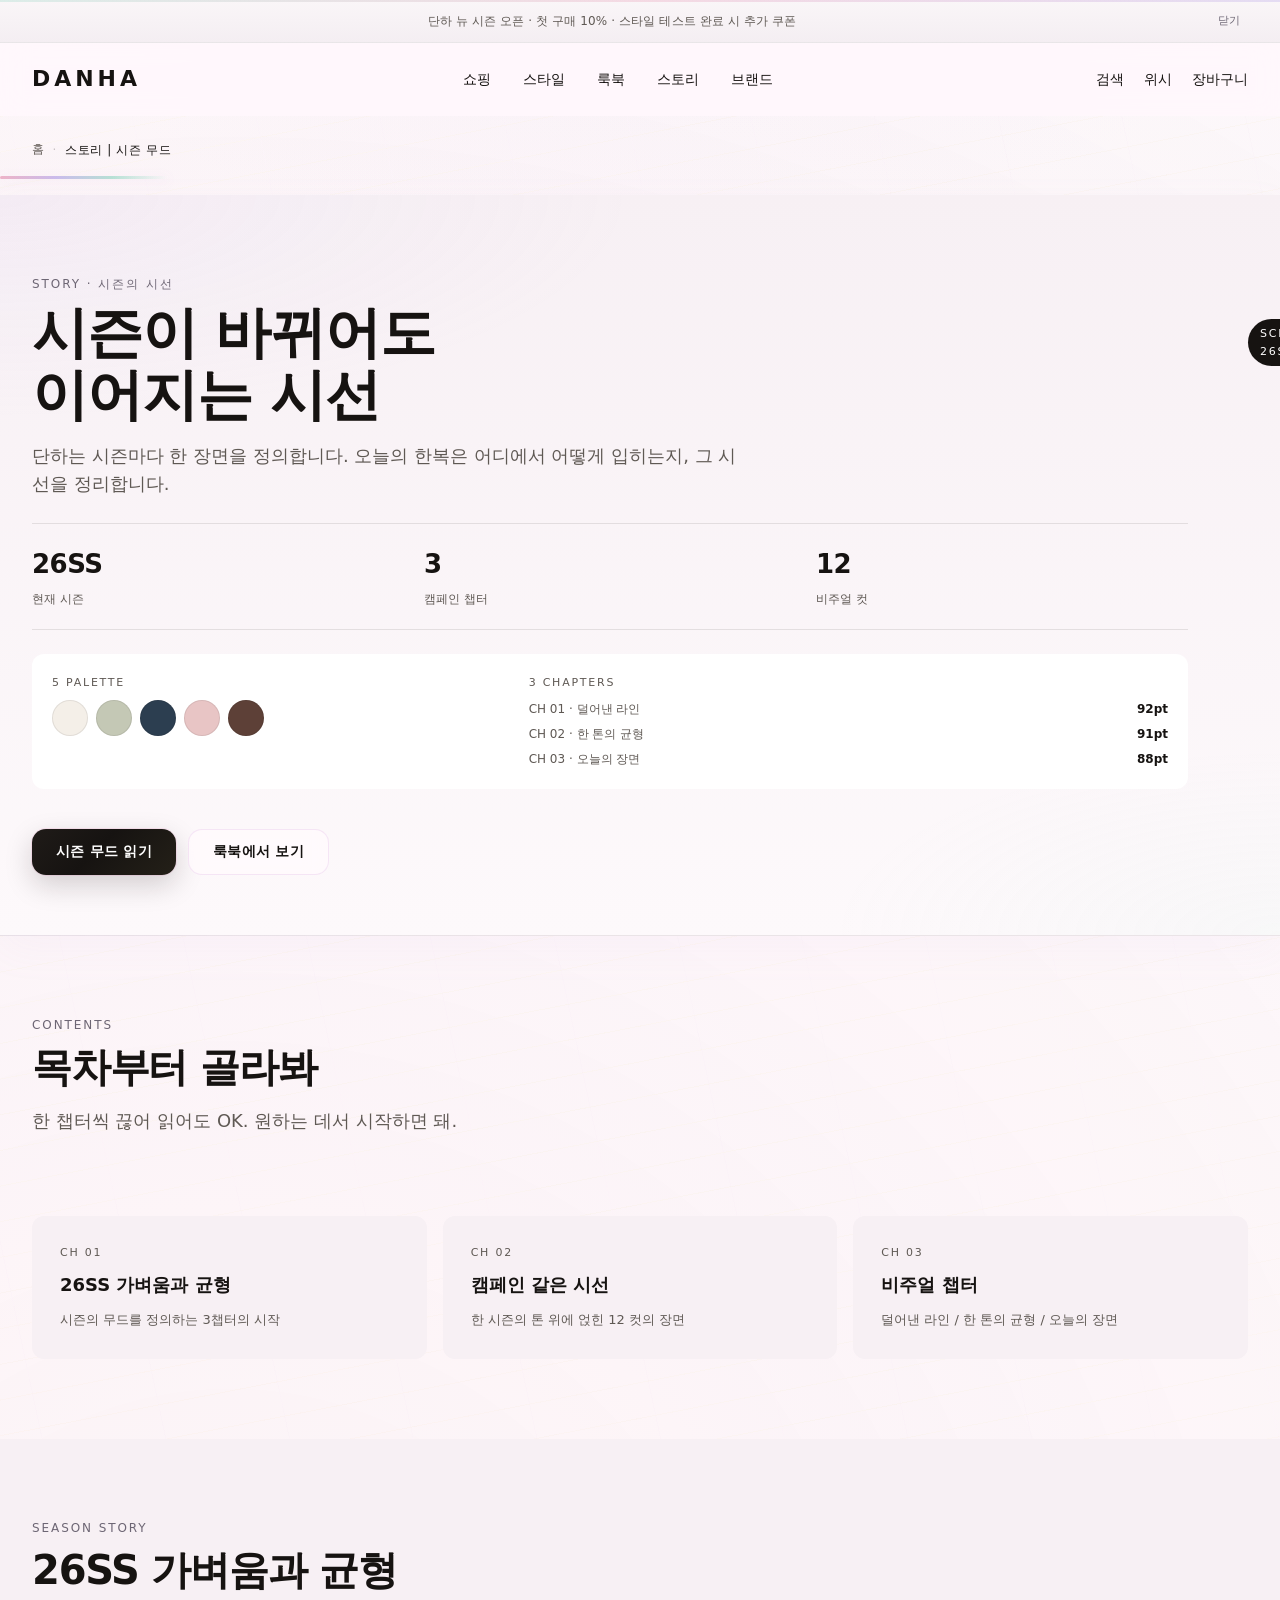
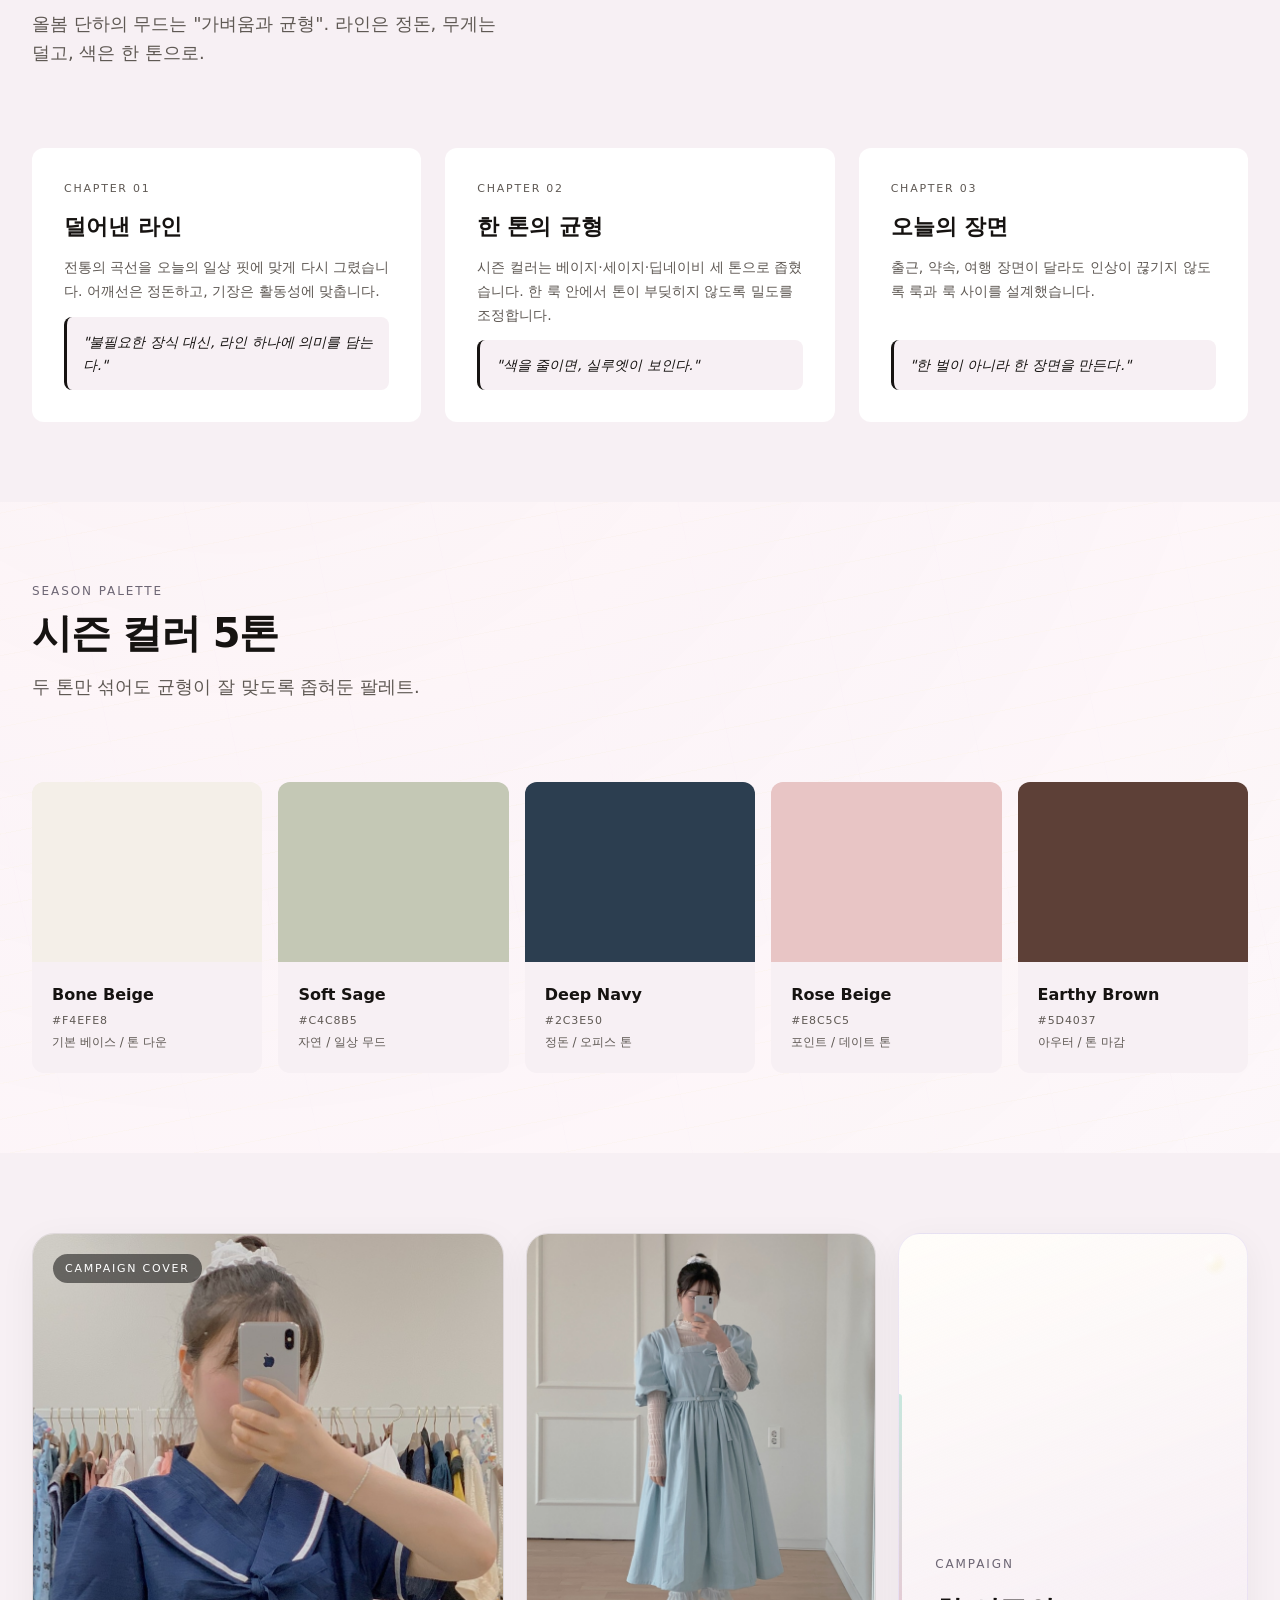
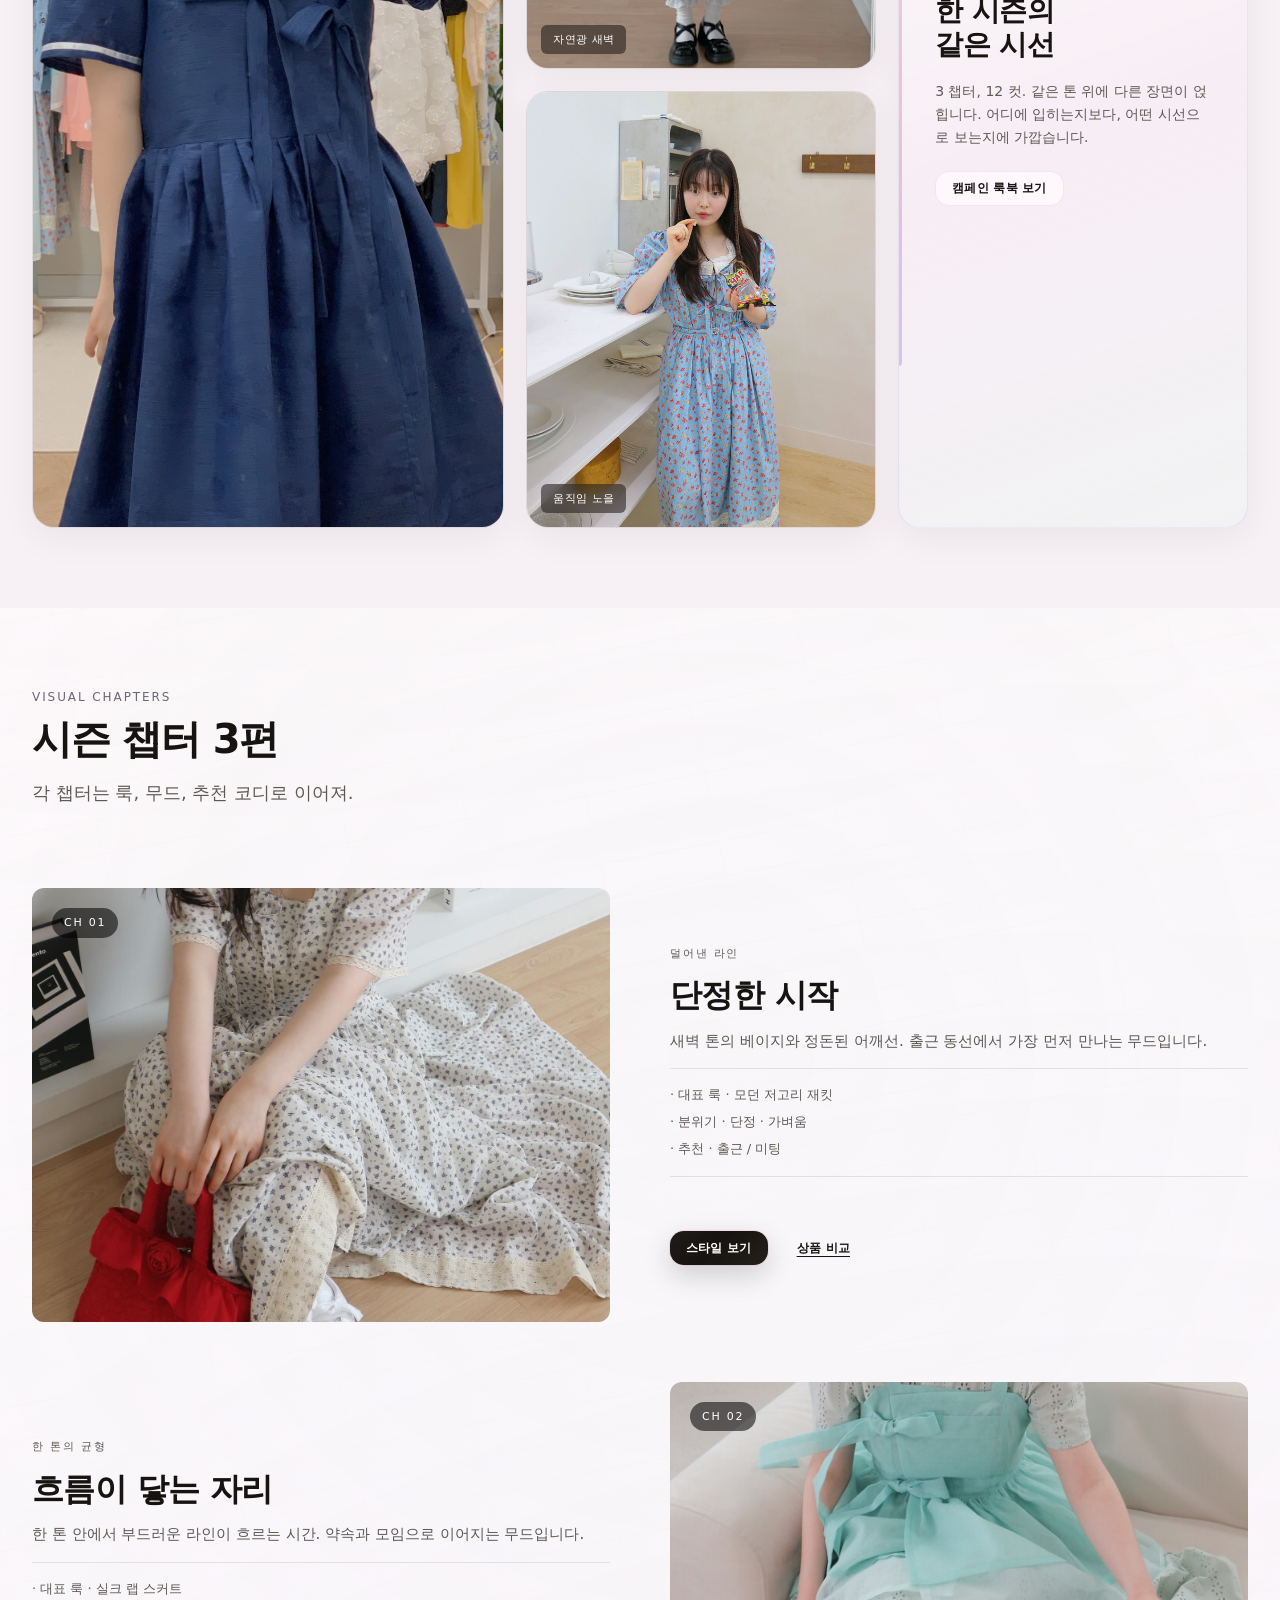
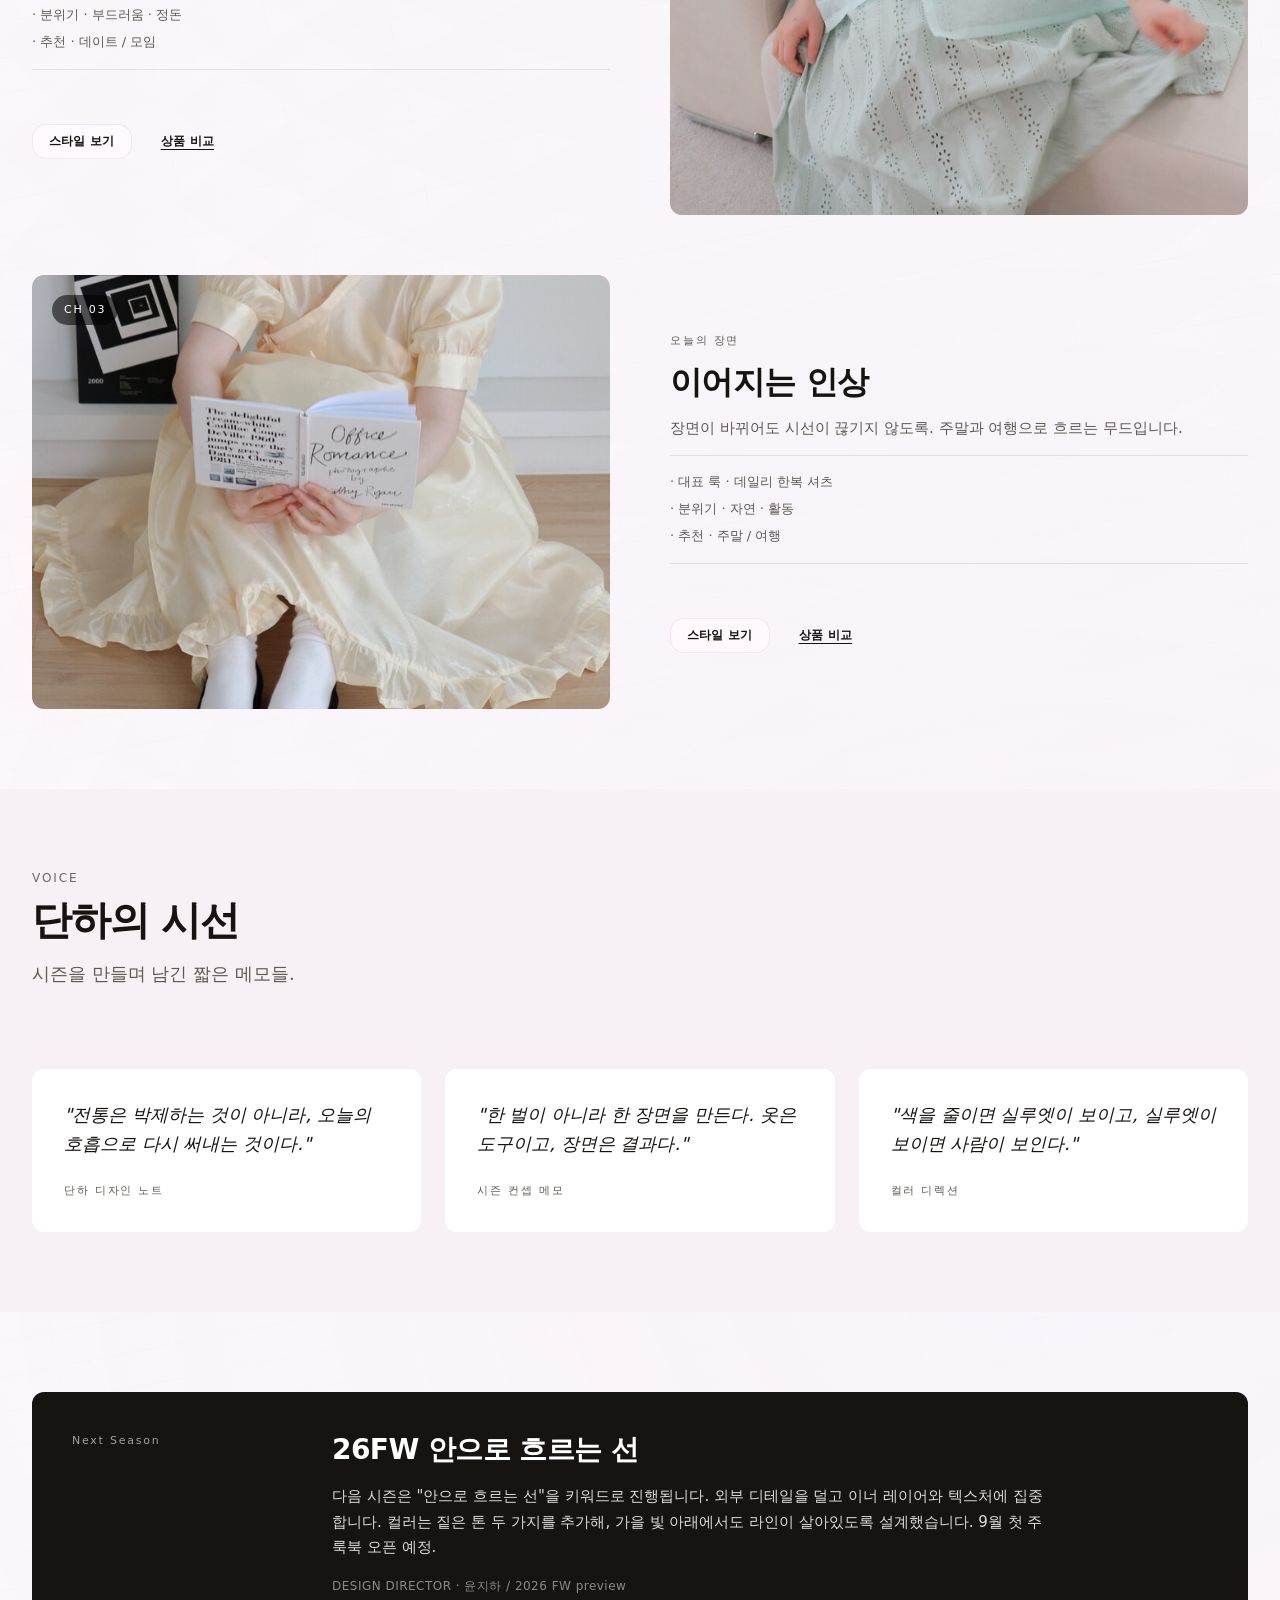
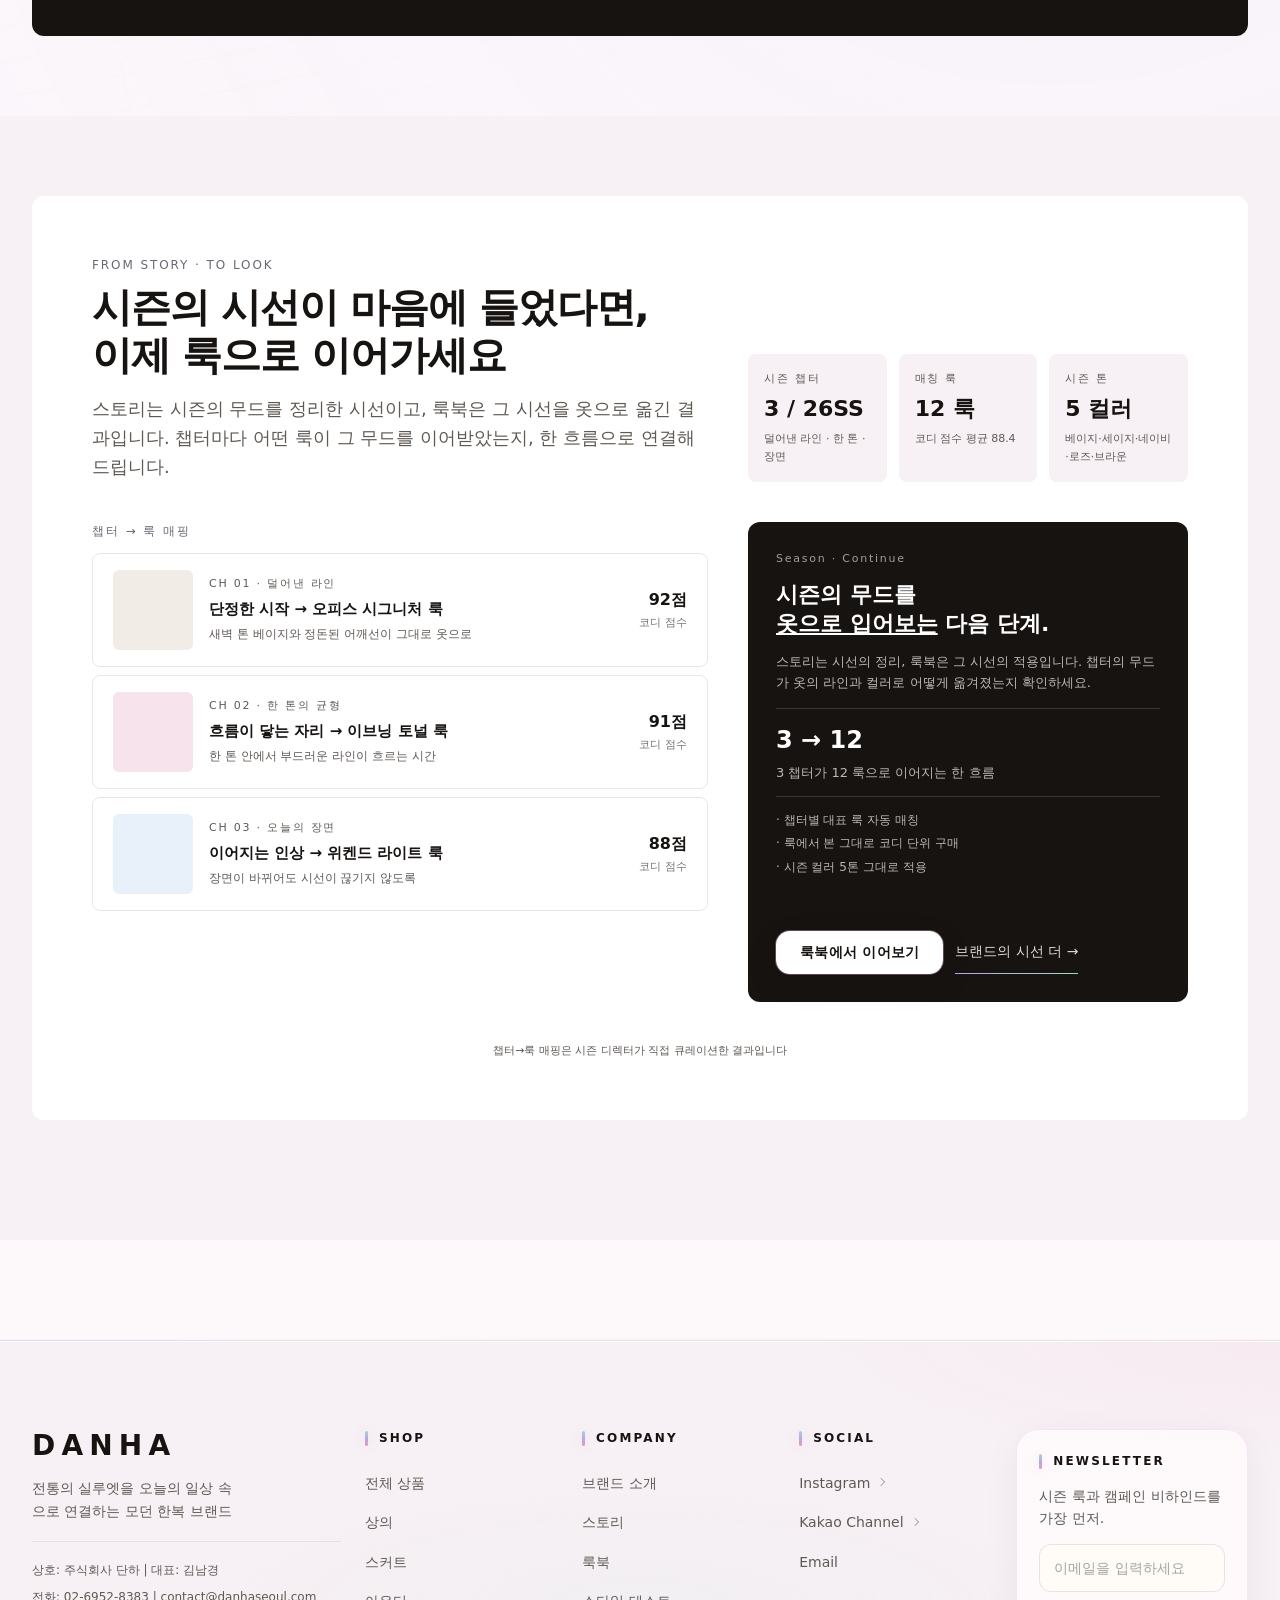
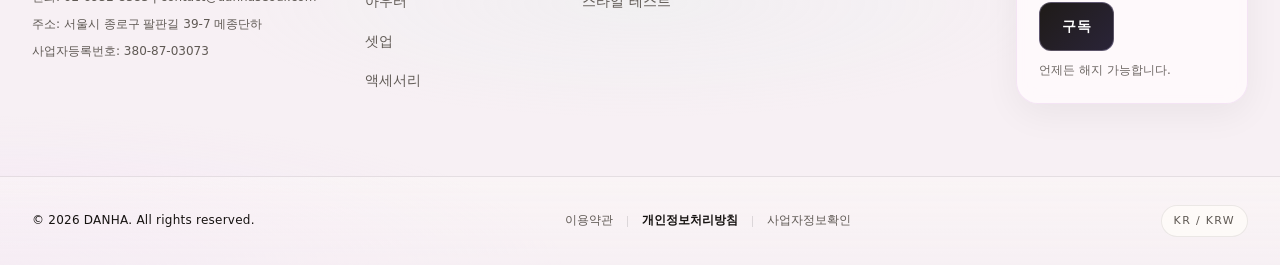
<file: story.html>
<!DOCTYPE html>
<html lang="ko">
<head>
  <meta charset="UTF-8">
  <meta name="viewport" content="width=device-width, initial-scale=1.0">
  <meta name="description" content="DANHA 스토리 | 시즌 무드와 캠페인 시선">
  <title>DANHA · 스토리</title>
  <link rel="stylesheet" href="./styles/common.css">
  <link rel="stylesheet" href="./styles/story.css">
  <link rel="stylesheet" href="./styles/responsive.css">
  <script src="./scripts/site.js" defer></script>
  <script src="./scripts/story.js" defer></script>
</head>
<body class="story-page">
  <div id="wrap">
    <a class="a11y-skip-link" href="#main">본문 바로가기</a>

    <aside class="top-band" aria-label="프로모션 안내">
      <div class="top-band__inner">
        <p class="top-band__text" id="top-band-text" aria-live="polite">단하 뉴 시즌 오픈 · 첫 구매 10% · 스타일 테스트 완료 시 추가 쿠폰</p>
        <button type="button" class="top-band__close" id="top-band-close" aria-label="프로모션 배너 닫기">닫기</button>
      </div>
    </aside>

    <header class="header">
      <div class="header__inner">
        <p class="header__logo"><a href="./index.html">DANHA</a></p>
        <nav class="header__nav" aria-label="주요 메뉴">
          <div class="nav-item">
            <a href="./shop.html" class="nav-item__trigger" aria-haspopup="true" aria-expanded="false">쇼핑</a>
            <div class="mega" role="region" aria-label="쇼핑 메뉴">
              <div class="mega__grid">
                <div class="mega__col">
                  <p class="mega__col-title">카테고리</p>
                  <a href="./shop.html?cat=top">상의</a>
                  <a href="./shop.html?cat=skirt">스커트</a>
                  <a href="./shop.html?cat=onepiece">원피스</a>
                  <a href="./shop.html?cat=outer">아우터</a>
                  <a href="./shop.html?cat=set">셋업</a>
                  <a href="./shop.html?cat=acc">액세서리</a>
                </div>
                <div class="mega__col">
                  <p class="mega__col-title">스타일</p>
                  <a href="./style.html?type=office">오피스 무드</a>
                  <a href="./style.html?type=date">데이트 무드</a>
                  <a href="./style.html?type=daily">데일리 무드</a>
                  <a href="./style.html?mood=travel">여행 무드</a>
                </div>
                <div class="mega__col">
                  <p class="mega__col-title">소재</p>
                  <a href="./shop.html?fabric=linen">린넨 블렌드</a>
                  <a href="./shop.html?fabric=silk">소프트 실크</a>
                  <a href="./shop.html?fabric=cotton">데일리 코튼</a>
                  <a href="./shop.html?fabric=light">라이트 웨이트</a>
                </div>
                <a class="mega__featured" href="./lookbook.html">
                  <img src="./images/lookbook.jpg" alt="단하 룩북 미리보기">
                  <span class="mega__featured-label">추천</span>
                  <strong>데일리 헤리티지 룩</strong>
                </a>
              </div>
            </div>
          </div>
          <div class="nav-item">
            <a href="./style.html" class="nav-item__trigger" aria-haspopup="true" aria-expanded="false">스타일</a>
            <div class="mega mega--compact" role="region" aria-label="스타일 메뉴">
              <div class="mega__grid">
                <div class="mega__col">
                  <p class="mega__col-title">빠른 진입</p>
                  <a href="./style.html?type=office">오피스 무드</a>
                  <a href="./style.html?type=date">데이트 무드</a>
                  <a href="./style.html?type=daily">데일리 무드</a>
                </div>
                <div class="mega__col">
                  <p class="mega__col-title">무드</p>
                  <a href="./style.html?mood=cafe">카페 가는 날</a>
                  <a href="./style.html?mood=rainy">비 오는 날</a>
                  <a href="./style.html?mood=travel">여행 가는 날</a>
                </div>
              </div>
            </div>
          </div>
          <div class="nav-item">
            <a href="./lookbook.html" class="nav-item__trigger" aria-haspopup="true" aria-expanded="false">룩북</a>
            <div class="mega mega--compact" role="region" aria-label="룩북 메뉴">
              <div class="mega__grid">
                <div class="mega__col">
                  <p class="mega__col-title">에디션</p>
                  <a href="./lookbook.html">룩북 홈</a>
                  <a href="./lookbook.html#editorial">에디토리얼</a>
                  <a href="./lookbook.html#campaign">캠페인</a>
                  <a href="./lookbook.html#scene">씬</a>
                </div>
                <div class="mega__col">
                  <p class="mega__col-title">함께 보기</p>
                  <a href="./style-test.html">스타일 테스트</a>
                  <a href="./shop.html">쇼핑 바로가기</a>
                  <a href="./style.html">스타일 가이드</a>
                </div>
              </div>
            </div>
          </div>
          <div class="nav-item">
            <a href="./story.html" class="nav-item__trigger" aria-haspopup="true" aria-expanded="false" aria-current="page">스토리</a>
            <div class="mega mega--compact" role="region" aria-label="스토리 메뉴">
              <div class="mega__grid">
                <div class="mega__col">
                  <p class="mega__col-title">읽을거리</p>
                  <a href="./story.html">스토리 홈</a>
                  <a href="./story.html#season">시즌 노트</a>
                  <a href="./story.html#chapters">챕터</a>
                  <a href="./story.html#campaign">캠페인</a>
                </div>
                <div class="mega__col">
                  <p class="mega__col-title">연결</p>
                  <a href="./brand.html">브랜드</a>
                  <a href="./lookbook.html">룩북</a>
                  <a href="./style.html">스타일</a>
                </div>
              </div>
            </div>
          </div>
          <div class="nav-item">
            <a href="./brand.html" class="nav-item__trigger" aria-haspopup="true" aria-expanded="false">브랜드</a>
            <div class="mega mega--compact" role="region" aria-label="브랜드 메뉴">
              <div class="mega__grid">
                <div class="mega__col">
                  <p class="mega__col-title">소개</p>
                  <a href="./brand.html">브랜드 홈</a>
                  <a href="./brand.html#identity">단하가 보는 한복</a>
                  <a href="./brand.html#values">4가지 가치</a>
                  <a href="./brand.html#timeline">타임라인</a>
                </div>
                <div class="mega__col">
                  <p class="mega__col-title">더 알아보기</p>
                  <a href="./brand.html#sustain">지속가능성</a>
                  <a href="./brand.html#contact">문의</a>
                  <a href="./story.html">스토리</a>
                </div>
              </div>
            </div>
          </div>
        </nav>
        <div class="header__utils" aria-label="빠른 기능">
          <a href="./shop.html" aria-label="검색">검색</a>
          <a href="./shop.html" aria-label="위시리스트">위시</a>
          <a href="./cart.html" aria-label="장바구니">장바구니</a>
        </div>
        <button class="mobile-toggle" type="button" aria-label="모바일 메뉴 열기" aria-controls="mobile-panel" aria-expanded="false">메뉴</button>
      </div>
      <div class="mobile-panel" id="mobile-panel" hidden>
        <nav class="mobile-nav" aria-label="모바일 주요 메뉴">
          <details>
            <summary>쇼핑</summary>
            <a href="./shop.html">전체</a>
            <a href="./shop.html?cat=top">상의</a>
            <a href="./shop.html?cat=skirt">스커트</a>
            <a href="./shop.html?cat=onepiece">원피스</a>
            <a href="./shop.html?cat=outer">아우터</a>
            <a href="./shop.html?cat=set">셋업</a>
            <a href="./shop.html?cat=acc">액세서리</a>
          </details>
          <details>
            <summary>스타일</summary>
            <a href="./style.html?type=office">오피스 무드</a>
            <a href="./style.html?type=date">데이트 무드</a>
            <a href="./style.html?type=daily">데일리 무드</a>
            <a href="./style.html?mood=cafe">카페 가는 날</a>
            <a href="./style.html?mood=rainy">비 오는 날</a>
            <a href="./style.html?mood=travel">여행 가는 날</a>
          </details>
          <details>
            <summary>룩북</summary>
            <a href="./lookbook.html">룩북 홈</a>
            <a href="./lookbook.html#editorial">에디토리얼</a>
            <a href="./lookbook.html#campaign">캠페인</a>
            <a href="./lookbook.html#scene">씬</a>
          </details>
          <details>
            <summary>스토리</summary>
            <a href="./story.html">스토리 홈</a>
            <a href="./story.html#season">시즌 노트</a>
            <a href="./story.html#chapters">챕터</a>
            <a href="./story.html#campaign">캠페인</a>
            <a href="./brand.html">브랜드</a>
          </details>
          <details>
            <summary>브랜드</summary>
            <a href="./brand.html">브랜드 홈</a>
            <a href="./brand.html#identity">단하가 보는 한복</a>
            <a href="./brand.html#values">4가지 가치</a>
            <a href="./brand.html#timeline">타임라인</a>
            <a href="./brand.html#contact">문의</a>
          </details>
        </nav>
      </div>
    </header>
    <div class="mobile-dim" id="mobile-dim" hidden></div>

    <main id="main">

      <nav class="breadcrumb" aria-label="현재 위치">
        <div class="container breadcrumb__inner">
          <a href="./index.html">홈</a>
          <span aria-hidden="true">·</span>
          <span aria-current="page">스토리 | 시즌 무드</span>
        </div>
      </nav>

      <!-- ===== 1. PAGE HERO ===== -->
      <section class="page-hero" aria-labelledby="hero-title">
        <div class="container">
          <div class="content">
            <div class="content__text">
              <div class="text-wrap text-wrap--wide">
                <p class="eyebrow">Story · 시즌의 시선</p>
                <h1 id="hero-title" class="title page-hero__title">시즌이 바뀌어도<br>이어지는 시선</h1>
                <p class="desc">단하는 시즌마다 한 장면을 정의합니다. 오늘의 한복은 어디에서 어떻게 입히는지, 그 시선을 정리합니다.</p>
              </div>
              <ul class="page-hero__meta" aria-label="시즌 지표">
                <li><strong>26SS</strong><span>현재 시즌</span></li>
                <li><strong>3</strong><span>캠페인 챕터</span></li>
                <li><strong>12</strong><span>비주얼 컷</span></li>
              </ul>
              <div class="season-sig" aria-label="시즌 시그니처">
                <div>
                  <span class="season-sig__title">5 PALETTE</span>
                  <div class="season-palette" aria-label="시즌 컬러 팔레트">
                    <span class="season-palette__bone" title="Bone Beige"></span>
                    <span class="season-palette__sage" title="Soft Sage"></span>
                    <span class="season-palette__navy" title="Deep Navy"></span>
                    <span class="season-palette__rose" title="Rose Beige"></span>
                    <span class="season-palette__earth" title="Earthy Brown"></span>
                  </div>
                </div>
                <div>
                  <span class="season-sig__title">3 CHAPTERS</span>
                  <ul class="season-chapters">
                    <li><span>CH 01 · 덜어낸 라인</span><strong>92pt</strong></li>
                    <li><span>CH 02 · 한 톤의 균형</span><strong>91pt</strong></li>
                    <li><span>CH 03 · 오늘의 장면</span><strong>88pt</strong></li>
                  </ul>
                </div>
              </div>
              <div class="btn-group">
                <a class="btn btn--primary" href="#season">시즌 무드 읽기</a>
                <a class="btn btn--secondary" href="./lookbook.html">룩북에서 보기</a>
              </div>
            </div>
            <figure class="page-hero__collage" aria-hidden="true">
              <img src="./images/tradition1.jpg" alt="">
              <img src="./images/Collection2.jpg" alt="">
              <img src="./images/mood3.jpg" alt="">
              <span class="page-hero__sticker">SCENE 26SS</span>
            </figure>
          </div>
        </div>
      </section>

      <!-- ===== 2. TOC ===== -->
      <section class="page-toc" aria-labelledby="toc-title">
        <div class="container">
          <div class="content content--stack">
            <div class="content__text">
              <div class="text-wrap">
                <p class="eyebrow">Contents</p>
                <h2 id="toc-title" class="title">목차부터 골라봐</h2>
                <p class="desc">한 챕터씩 끊어 읽어도 OK. 원하는 데서 시작하면 돼.</p>
              </div>
            </div>
            <div class="content__media">
              <div class="toc-grid">
                <a href="#season" class="toc-card">
                  <p class="toc-card__no">CH 01</p>
                  <h3 class="toc-card__title">26SS 가벼움과 균형</h3>
                  <p class="toc-card__hint">시즌의 무드를 정의하는 3챕터의 시작</p>
                </a>
                <a href="#campaign" class="toc-card">
                  <p class="toc-card__no">CH 02</p>
                  <h3 class="toc-card__title">캠페인 같은 시선</h3>
                  <p class="toc-card__hint">한 시즌의 톤 위에 얹힌 12 컷의 장면</p>
                </a>
                <a href="#chapters" class="toc-card">
                  <p class="toc-card__no">CH 03</p>
                  <h3 class="toc-card__title">비주얼 챕터</h3>
                  <p class="toc-card__hint">덜어낸 라인 / 한 톤의 균형 / 오늘의 장면</p>
                </a>
              </div>
            </div>
          </div>
        </div>
      </section>

      <!-- ===== 3. SEASON STORY ===== -->
      <section id="season" class="page-season" aria-labelledby="season-title">
        <div class="container">
          <div class="content content--stack">
            <div class="content__text">
              <div class="text-wrap">
                <p class="eyebrow">Season Story</p>
                <h2 id="season-title" class="title">26SS 가벼움과 균형</h2>
                <p class="desc">올봄 단하의 무드는 "가벼움과 균형". 라인은 정돈, 무게는 덜고, 색은 한 톤으로.</p>
              </div>
            </div>
            <div class="content__media">
              <div class="narrative-grid">
                <article class="narrative-block">
                  <p class="narrative-block__index">CHAPTER 01</p>
                  <h3 class="narrative-block__title">덜어낸 라인</h3>
                  <p class="narrative-block__body">전통의 곡선을 오늘의 일상 핏에 맞게 다시 그렸습니다. 어깨선은 정돈하고, 기장은 활동성에 맞춥니다.</p>
                  <p class="narrative-block__quote">"불필요한 장식 대신, 라인 하나에 의미를 담는다."</p>
                </article>
                <article class="narrative-block">
                  <p class="narrative-block__index">CHAPTER 02</p>
                  <h3 class="narrative-block__title">한 톤의 균형</h3>
                  <p class="narrative-block__body">시즌 컬러는 베이지·세이지·딥네이비 세 톤으로 좁혔습니다. 한 룩 안에서 톤이 부딪히지 않도록 밀도를 조정합니다.</p>
                  <p class="narrative-block__quote">"색을 줄이면, 실루엣이 보인다."</p>
                </article>
                <article class="narrative-block">
                  <p class="narrative-block__index">CHAPTER 03</p>
                  <h3 class="narrative-block__title">오늘의 장면</h3>
                  <p class="narrative-block__body">출근, 약속, 여행 장면이 달라도 인상이 끊기지 않도록 룩과 룩 사이를 설계했습니다.</p>
                  <p class="narrative-block__quote">"한 벌이 아니라 한 장면을 만든다."</p>
                </article>
              </div>
            </div>
          </div>
        </div>
      </section>

      <!-- ===== 4. PALETTE ===== -->
      <section class="page-palette" aria-labelledby="palette-title">
        <div class="container">
          <div class="content content--stack">
            <div class="content__text">
              <div class="text-wrap">
                <p class="eyebrow">Season Palette</p>
                <h2 id="palette-title" class="title">시즌 컬러 5톤</h2>
                <p class="desc">두 톤만 섞어도 균형이 잘 맞도록 좁혀둔 팔레트.</p>
              </div>
            </div>
            <div class="content__media">
              <div class="palette-grid">
                <article class="palette-card">
                  <div class="palette-card__chip palette-card__chip--bone"></div>
                  <div class="palette-card__meta">
                    <p class="palette-card__name">Bone Beige</p>
                    <p class="palette-card__hex">#F4EFE8</p>
                    <p class="palette-card__role">기본 베이스 / 톤 다운</p>
                  </div>
                </article>
                <article class="palette-card">
                  <div class="palette-card__chip palette-card__chip--sage"></div>
                  <div class="palette-card__meta">
                    <p class="palette-card__name">Soft Sage</p>
                    <p class="palette-card__hex">#C4C8B5</p>
                    <p class="palette-card__role">자연 / 일상 무드</p>
                  </div>
                </article>
                <article class="palette-card">
                  <div class="palette-card__chip palette-card__chip--navy"></div>
                  <div class="palette-card__meta">
                    <p class="palette-card__name">Deep Navy</p>
                    <p class="palette-card__hex">#2C3E50</p>
                    <p class="palette-card__role">정돈 / 오피스 톤</p>
                  </div>
                </article>
                <article class="palette-card">
                  <div class="palette-card__chip palette-card__chip--rose"></div>
                  <div class="palette-card__meta">
                    <p class="palette-card__name">Rose Beige</p>
                    <p class="palette-card__hex">#E8C5C5</p>
                    <p class="palette-card__role">포인트 / 데이트 톤</p>
                  </div>
                </article>
                <article class="palette-card">
                  <div class="palette-card__chip palette-card__chip--earth"></div>
                  <div class="palette-card__meta">
                    <p class="palette-card__name">Earthy Brown</p>
                    <p class="palette-card__hex">#5D4037</p>
                    <p class="palette-card__role">아우터 / 톤 마감</p>
                  </div>
                </article>
              </div>
            </div>
          </div>
        </div>
      </section>

      <!-- ===== 5. CAMPAIGN ===== -->
      <section id="campaign" class="page-campaign" aria-label="시즌 캠페인">
        <div class="container">
          <div class="collage-grid">
            <figure class="collage-main">
              <img src="./images/season1.jpg" alt="시즌 캠페인 커버 컷">
              <span class="collage-main__label">CAMPAIGN COVER</span>
            </figure>
            <figure class="collage-thumb">
              <img src="./images/season2.jpg" alt="캠페인 컷 A">
              <figcaption>자연광 새벽</figcaption>
            </figure>
            <article class="collage-note">
              <p class="eyebrow">Campaign</p>
              <h2 class="title">한 시즌의<br>같은 시선</h2>
              <p class="desc">3 챕터, 12 컷. 같은 톤 위에 다른 장면이 얹힙니다. 어디에 입히는지보다, 어떤 시선으로 보는지에 가깝습니다.</p>
              <a class="btn btn--secondary btn--sm" href="./lookbook.html">캠페인 룩북 보기</a>
            </article>
            <figure class="collage-thumb">
              <img src="./images/season3.jpg" alt="캠페인 컷 B">
              <figcaption>움직임 노을</figcaption>
            </figure>
          </div>
        </div>
      </section>

      <!-- ===== 6. CHAPTERS ===== -->
      <section id="chapters" class="page-chapters" aria-labelledby="chapters-title">
        <div class="container">
          <div class="content content--stack">
            <div class="content__text">
              <div class="text-wrap">
                <p class="eyebrow">Visual Chapters</p>
                <h2 id="chapters-title" class="title">시즌 챕터 3편</h2>
                <p class="desc">각 챕터는 룩, 무드, 추천 코디로 이어져.</p>
              </div>
            </div>
            <div class="chapter-list">
              <article class="chapter">
                <div class="chapter__media">
                  <img src="./images/chapter1.jpg" alt="챕터 01 비주얼">
                  <span class="chapter__sticker">CH 01</span>
                </div>
                <div class="chapter__body">
                  <p class="chapter__tag">덜어낸 라인</p>
                  <h3 class="chapter__title">단정한 시작</h3>
                  <p class="chapter__desc">새벽 톤의 베이지와 정돈된 어깨선. 출근 동선에서 가장 먼저 만나는 무드입니다.</p>
                  <ul class="chapter__meta">
                    <li>· 대표 룩 · 모던 저고리 재킷</li>
                    <li>· 분위기 · 단정 · 가벼움</li>
                    <li>· 추천 · 출근 / 미팅</li>
                  </ul>
                  <div class="btn-group">
                    <a class="btn btn--primary btn--sm" href="./style.html?type=office">스타일 보기</a>
                    <a class="btn btn--ghost btn--sm" href="./shop.html?cat=top">상품 비교</a>
                  </div>
                </div>
              </article>

              <article class="chapter chapter--reverse">
                <div class="chapter__media">
                  <img src="./images/chapter2.jpg" alt="챕터 02 비주얼">
                  <span class="chapter__sticker">CH 02</span>
                </div>
                <div class="chapter__body">
                  <p class="chapter__tag">한 톤의 균형</p>
                  <h3 class="chapter__title">흐름이 닿는 자리</h3>
                  <p class="chapter__desc">한 톤 안에서 부드러운 라인이 흐르는 시간. 약속과 모임으로 이어지는 무드입니다.</p>
                  <ul class="chapter__meta">
                    <li>· 대표 룩 · 실크 랩 스커트</li>
                    <li>· 분위기 · 부드러움 · 정돈</li>
                    <li>· 추천 · 데이트 / 모임</li>
                  </ul>
                  <div class="btn-group">
                    <a class="btn btn--secondary btn--sm" href="./style.html?type=date">스타일 보기</a>
                    <a class="btn btn--ghost btn--sm" href="./shop.html?cat=skirt">상품 비교</a>
                  </div>
                </div>
              </article>

              <article class="chapter">
                <div class="chapter__media">
                  <img src="./images/chapter3.jpg" alt="챕터 03 비주얼">
                  <span class="chapter__sticker">CH 03</span>
                </div>
                <div class="chapter__body">
                  <p class="chapter__tag">오늘의 장면</p>
                  <h3 class="chapter__title">이어지는 인상</h3>
                  <p class="chapter__desc">장면이 바뀌어도 시선이 끊기지 않도록. 주말과 여행으로 흐르는 무드입니다.</p>
                  <ul class="chapter__meta">
                    <li>· 대표 룩 · 데일리 한복 셔츠</li>
                    <li>· 분위기 · 자연 · 활동</li>
                    <li>· 추천 · 주말 / 여행</li>
                  </ul>
                  <div class="btn-group">
                    <a class="btn btn--secondary btn--sm" href="./style.html?mood=travel">스타일 보기</a>
                    <a class="btn btn--ghost btn--sm" href="./shop.html?cat=set">상품 비교</a>
                  </div>
                </div>
              </article>
            </div>
          </div>
        </div>
      </section>

      <!-- ===== 7. QUOTES ===== -->
      <section class="page-quotes" aria-labelledby="quotes-title">
        <div class="container">
          <div class="content content--stack">
            <div class="content__text">
              <div class="text-wrap">
                <p class="eyebrow">Voice</p>
                <h2 id="quotes-title" class="title">단하의 시선</h2>
                <p class="desc">시즌을 만들며 남긴 짧은 메모들.</p>
              </div>
            </div>
            <div class="content__media">
              <div class="quotes-grid">
                <blockquote class="quote-card">
                  <p class="quote-card__text">"전통은 박제하는 것이 아니라, 오늘의 호흡으로 다시 써내는 것이다."</p>
                  <cite class="quote-card__author">단하 디자인 노트</cite>
                </blockquote>
                <blockquote class="quote-card">
                  <p class="quote-card__text">"한 벌이 아니라 한 장면을 만든다. 옷은 도구이고, 장면은 결과다."</p>
                  <cite class="quote-card__author">시즌 컨셉 메모</cite>
                </blockquote>
                <blockquote class="quote-card">
                  <p class="quote-card__text">"색을 줄이면 실루엣이 보이고, 실루엣이 보이면 사람이 보인다."</p>
                  <cite class="quote-card__author">컬러 디렉션</cite>
                </blockquote>
              </div>
            </div>
          </div>
        </div>
      </section>

      <!-- ===== 8. NEXT SEASON ===== -->
      <section class="page-next" aria-labelledby="next-title">
        <div class="container">
          <article class="director-note">
            <p class="director-note__label">Next Season</p>
            <div>
              <h2 id="next-title" class="director-note__title">26FW 안으로 흐르는 선</h2>
              <p class="director-note__body">다음 시즌은 "안으로 흐르는 선"을 키워드로 진행됩니다. 외부 디테일을 덜고 이너 레이어와 텍스처에 집중합니다. 컬러는 짙은 톤 두 가지를 추가해, 가을 빛 아래에서도 라인이 살아있도록 설계했습니다. 9월 첫 주 룩북 오픈 예정.</p>
              <span class="director-note__signoff">DESIGN DIRECTOR · 윤지하 / 2026 FW preview</span>
            </div>
          </article>
        </div>
      </section>

      <!-- ===== 9. PAGE CTA ===== -->
      <section class="page-cta" aria-labelledby="cta-title">
        <div class="container">
          <div class="cta-board">
            <header class="cta-head">
              <div class="text-wrap text-wrap--wide">
                <p class="eyebrow">From Story · To Look</p>
                <h2 id="cta-title" class="title">시즌의 시선이 마음에 들었다면,<br>이제 룩으로 이어가세요</h2>
                <p class="desc">스토리는 시즌의 무드를 정리한 시선이고, 룩북은 그 시선을 옷으로 옮긴 결과입니다. 챕터마다 어떤 룩이 그 무드를 이어받았는지, 한 흐름으로 연결해드립니다.</p>
              </div>
              <div class="cta-metrics" role="list" aria-label="시즌 매칭 지표">
                <article class="cta-metric" role="listitem">
                  <p class="cta-metric__label">시즌 챕터</p>
                  <p class="cta-metric__value">3 / 26SS</p>
                  <p class="cta-metric__hint">덜어낸 라인 · 한 톤 · 장면</p>
                </article>
                <article class="cta-metric" role="listitem">
                  <p class="cta-metric__label">매칭 룩</p>
                  <p class="cta-metric__value">12 룩</p>
                  <p class="cta-metric__hint">코디 점수 평균 88.4</p>
                </article>
                <article class="cta-metric" role="listitem">
                  <p class="cta-metric__label">시즌 톤</p>
                  <p class="cta-metric__value">5 컬러</p>
                  <p class="cta-metric__hint">베이지·세이지·네이비·로즈·브라운</p>
                </article>
              </div>
            </header>

            <div class="cta-body">
              <div>
                <p class="eyebrow">챕터 → 룩 매핑</p>
                <div class="cta-shortcuts">
                  <a class="cta-shortcut" href="./lookbook.html#editorial">
                    <span class="cta-shortcut__thumb cta-shortcut__thumb--ch1" aria-hidden="true"></span>
                    <span>
                      <span class="cta-shortcut__tag">CH 01 · 덜어낸 라인</span>
                      <strong class="cta-shortcut__name">단정한 시작 → 오피스 시그니처 룩</strong>
                      <span class="cta-shortcut__hint">새벽 톤 베이지와 정돈된 어깨선이 그대로 옷으로</span>
                    </span>
                    <span class="cta-shortcut__meta"><strong>92점</strong><span>코디 점수</span></span>
                  </a>
                  <a class="cta-shortcut" href="./lookbook.html#editorial">
                    <span class="cta-shortcut__thumb cta-shortcut__thumb--ch2" aria-hidden="true"></span>
                    <span>
                      <span class="cta-shortcut__tag">CH 02 · 한 톤의 균형</span>
                      <strong class="cta-shortcut__name">흐름이 닿는 자리 → 이브닝 토널 룩</strong>
                      <span class="cta-shortcut__hint">한 톤 안에서 부드러운 라인이 흐르는 시간</span>
                    </span>
                    <span class="cta-shortcut__meta"><strong>91점</strong><span>코디 점수</span></span>
                  </a>
                  <a class="cta-shortcut" href="./lookbook.html#scene">
                    <span class="cta-shortcut__thumb cta-shortcut__thumb--ch3" aria-hidden="true"></span>
                    <span>
                      <span class="cta-shortcut__tag">CH 03 · 오늘의 장면</span>
                      <strong class="cta-shortcut__name">이어지는 인상 → 위켄드 라이트 룩</strong>
                      <span class="cta-shortcut__hint">장면이 바뀌어도 시선이 끊기지 않도록</span>
                    </span>
                    <span class="cta-shortcut__meta"><strong>88점</strong><span>코디 점수</span></span>
                  </a>
                </div>
              </div>

              <aside class="cta-decide" aria-label="룩북으로 이어가는 안내">
                <p class="cta-decide__tag">Season · Continue</p>
                <p class="cta-decide__title">시즌의 무드를<br><em>옷으로 입어보는</em> 다음 단계.</p>
                <p class="cta-decide__line">스토리는 시선의 정리, 룩북은 그 시선의 적용입니다. 챕터의 무드가 옷의 라인과 컬러로 어떻게 옮겨졌는지 확인하세요.</p>
                <div class="cta-decide__stat">
                  <strong>3 → 12</strong>
                  3 챕터가 12 룩으로 이어지는 한 흐름
                </div>
                <ul class="cta-decide__proof">
                  <li>· 챕터별 대표 룩 자동 매칭</li>
                  <li>· 룩에서 본 그대로 코디 단위 구매</li>
                  <li>· 시즌 컬러 5톤 그대로 적용</li>
                </ul>
                <div class="btn-group">
                  <a class="btn btn--primary" href="./lookbook.html">룩북에서 이어보기</a>
                  <a class="link-cta" href="./brand.html">브랜드의 시선 더 →</a>
                </div>
              </aside>
            </div>

            <p class="cta-caption">챕터→룩 매핑은 시즌 디렉터가 직접 큐레이션한 결과입니다</p>
          </div>
        </div>
      </section>
    </main>

    <footer class="footer">
      <div class="container footer__top">
        <div class="footer__grid">
          <div class="footer__brand">
            <p class="footer__brand-logo">DANHA</p>
            <p class="footer__brand-copy">전통의 실루엣을 오늘의 일상 속으로 연결하는 모던 한복 브랜드</p>
            <ul class="footer__brand-meta">
              <li>상호: 주식회사 단하 | 대표: 김남경</li>
              <li>전화: 02-6952-8383 | contact@danhaseoul.com</li>
              <li>주소: 서울시 종로구 팔판길 39-7 메종단하</li>
              <li>사업자등록번호: 380-87-03073</li>
            </ul>
          </div>
          <nav class="footer__col" aria-label="쇼핑">
            <p class="footer__col-title">SHOP</p>
            <ul class="footer__links">
              <li><a href="./shop.html">전체 상품</a></li>
              <li><a href="./shop.html?cat=top">상의</a></li>
              <li><a href="./shop.html?cat=skirt">스커트</a></li>
              <li><a href="./shop.html?cat=outer">아우터</a></li>
              <li><a href="./shop.html?cat=set">셋업</a></li>
              <li><a href="./shop.html?cat=acc">액세서리</a></li>
            </ul>
          </nav>
          <nav class="footer__col" aria-label="컴퍼니">
            <p class="footer__col-title">COMPANY</p>
            <ul class="footer__links">
              <li><a href="./brand.html">브랜드 소개</a></li>
              <li><a href="./story.html">스토리</a></li>
              <li><a href="./lookbook.html">룩북</a></li>
              <li><a href="./style-test.html">스타일 테스트</a></li>
            </ul>
          </nav>
          <nav class="footer__col" aria-label="소셜">
            <p class="footer__col-title">SOCIAL</p>
            <ul class="footer__social">
              <li><a href="https://www.instagram.com/" target="_blank" rel="noopener noreferrer">Instagram</a></li>
              <li><a href="https://pf.kakao.com/" target="_blank" rel="noopener noreferrer">Kakao Channel</a></li>
              <li><a href="mailto:contact@danhaseoul.com">Email</a></li>
            </ul>
          </nav>
          <div class="footer__col footer__newsletter">
            <p class="footer__col-title">NEWSLETTER</p>
            <p class="footer__newsletter-copy">시즌 룩과 캠페인 비하인드를 가장 먼저.</p>
            <form class="footer__newsletter-form" onsubmit="event.preventDefault();">
              <input type="email" class="footer__newsletter-input" placeholder="이메일을 입력하세요" aria-label="뉴스레터 이메일">
              <button type="submit" class="footer__newsletter-submit">구독</button>
            </form>
            <p class="footer__newsletter-note">언제든 해지 가능합니다.</p>
          </div>
        </div>
      </div>
      <div class="footer__bottom">
        <div class="container footer__bottom-inner">
          <p>© 2026 DANHA. All rights reserved.</p>
          <ul class="footer__legal">
            <li><a href="./brand.html#policy">이용약관</a></li>
            <li><a href="./brand.html#policy"><strong>개인정보처리방침</strong></a></li>
            <li><a href="./brand.html#policy">사업자정보확인</a></li>
          </ul>
          <span aria-label="국가 / 통화">KR / KRW</span>
        </div>
      </div>
    </footer>
  </div>
</body>
</html>
</file>
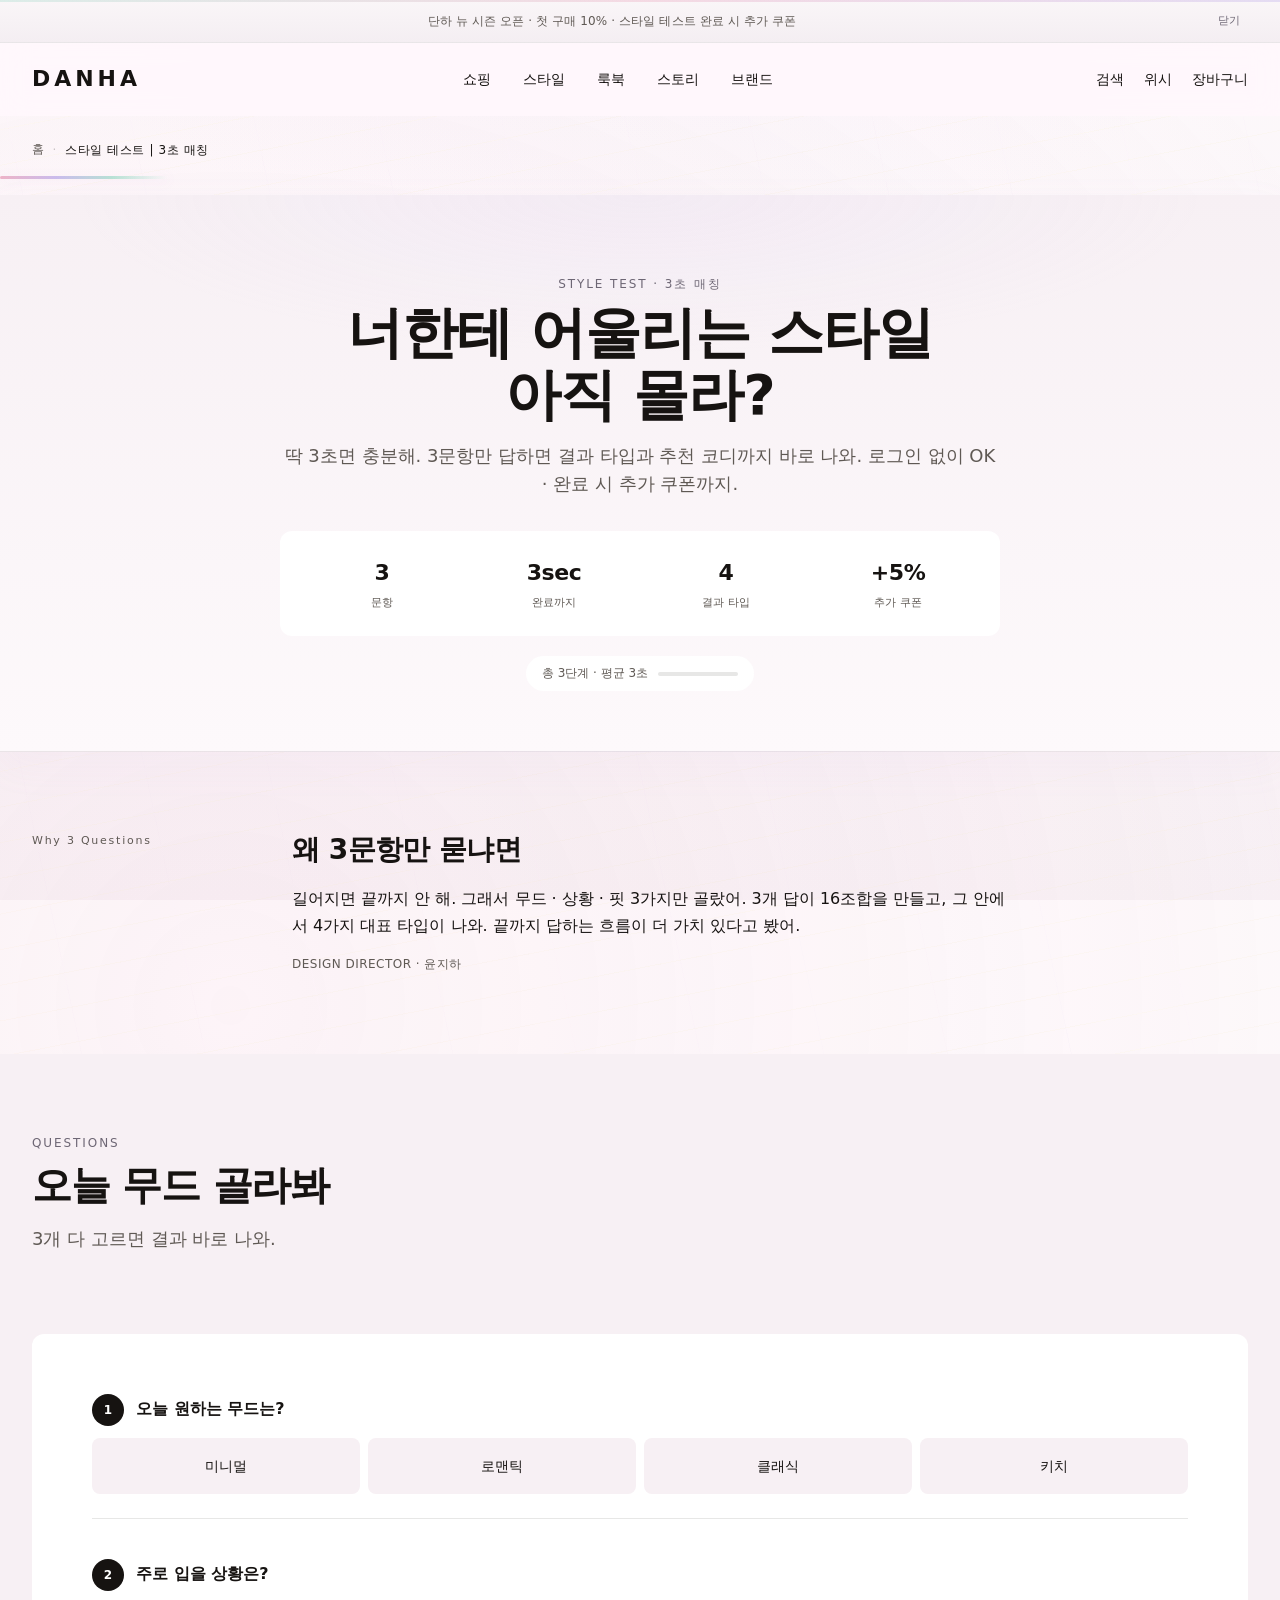
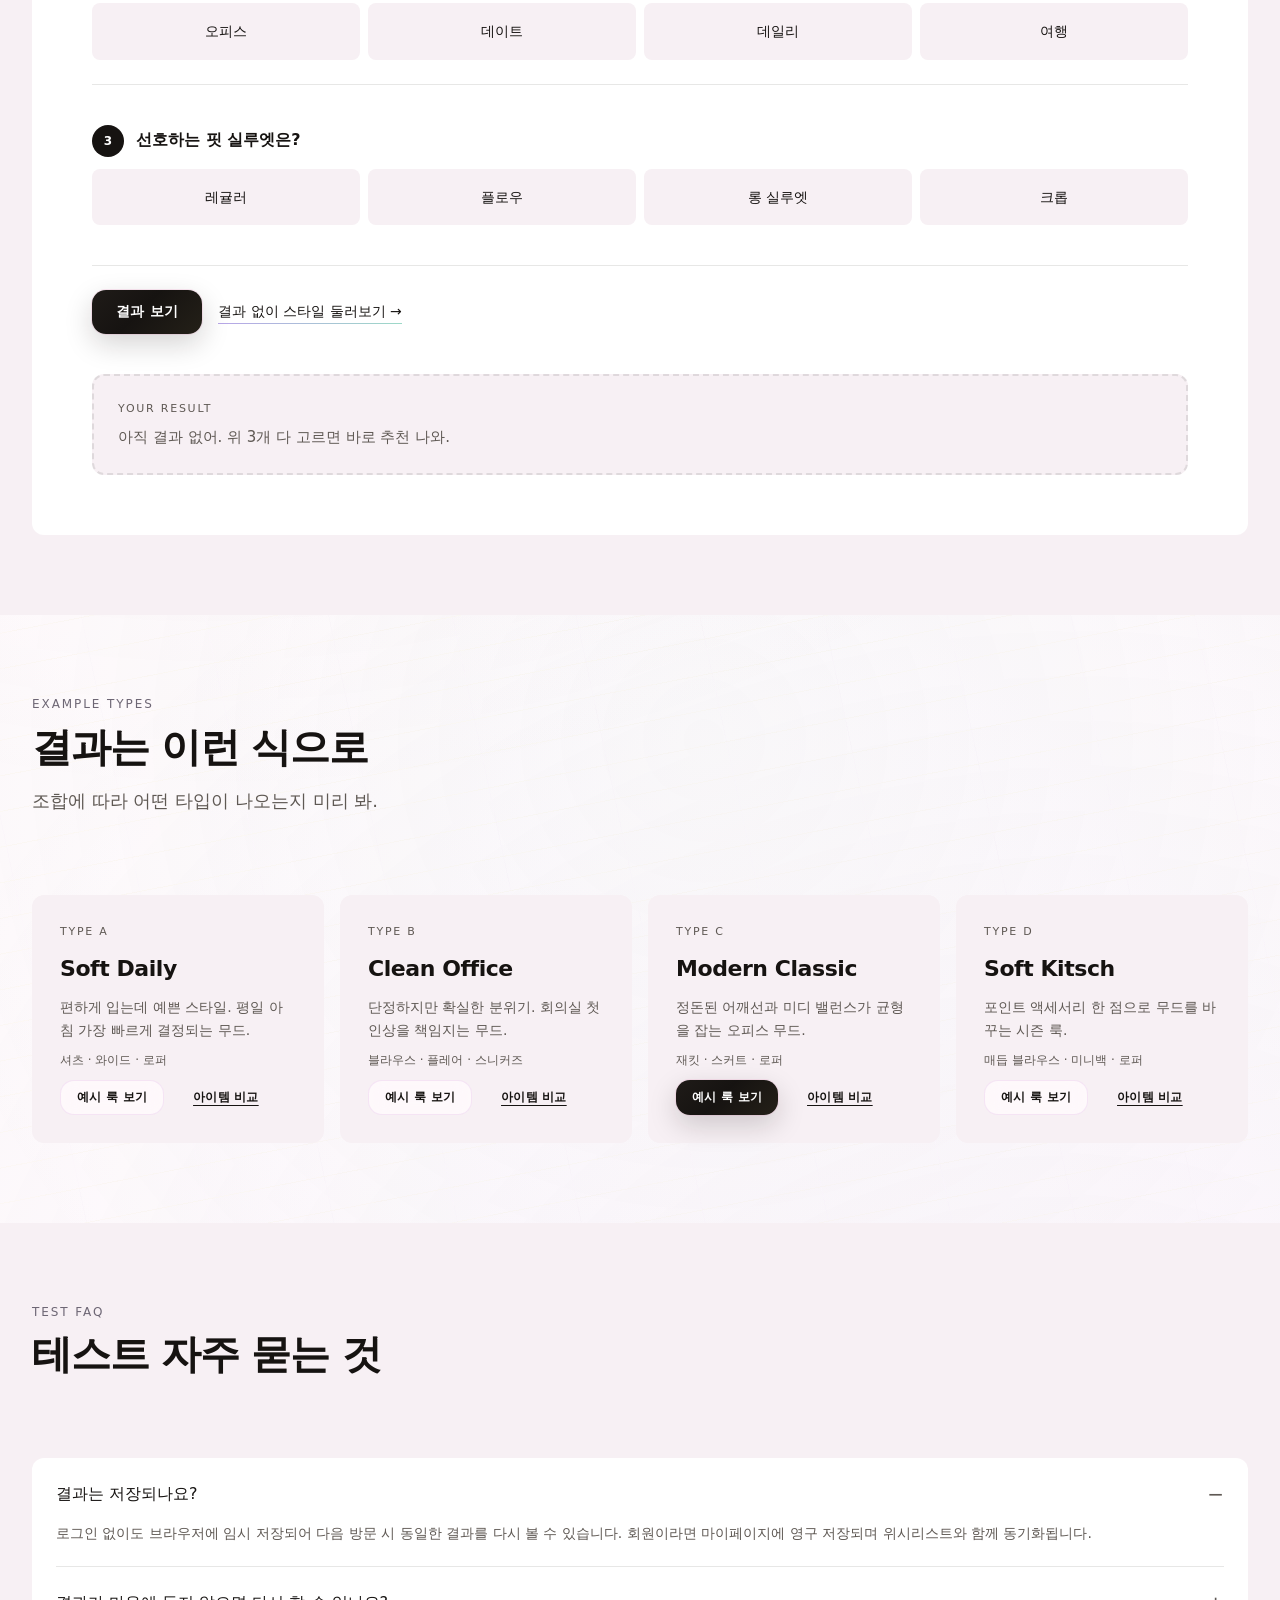
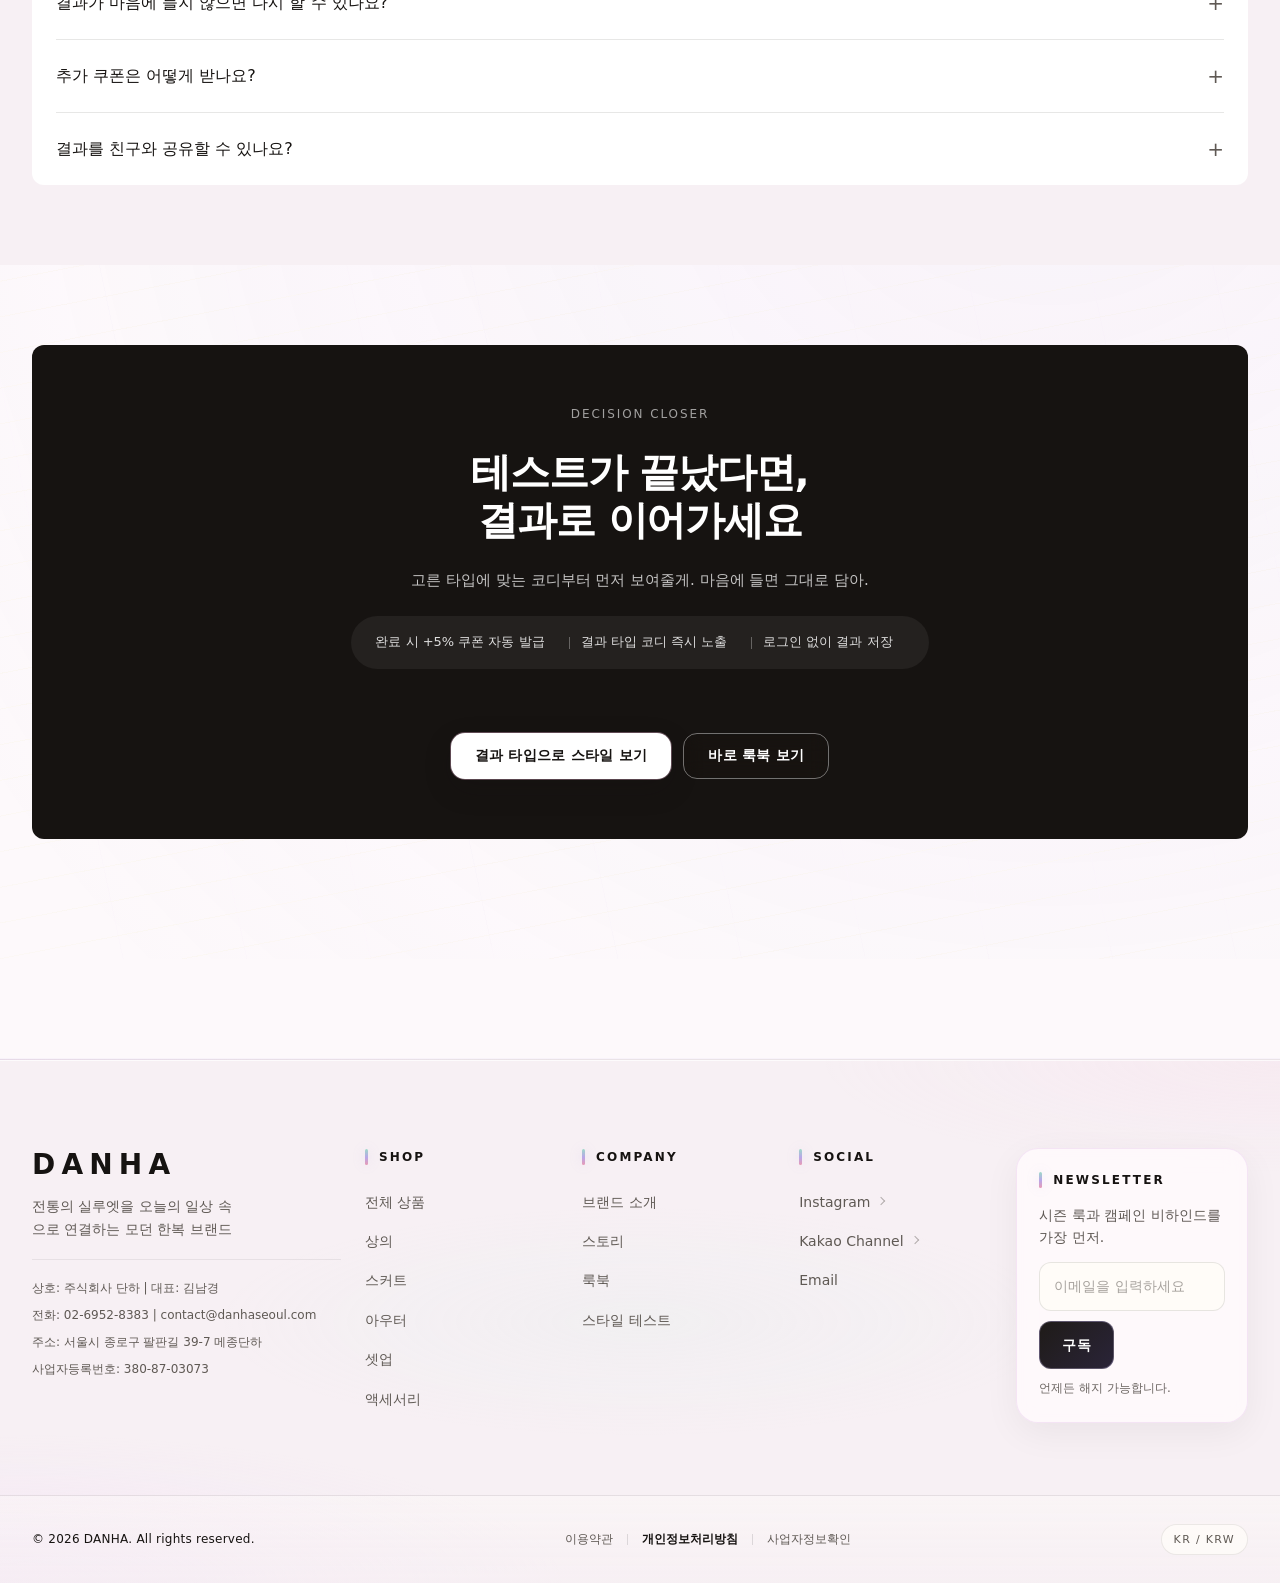
<file: style-test.html>
<!DOCTYPE html>
<html lang="ko">
<head>
  <meta charset="UTF-8">
  <meta name="viewport" content="width=device-width, initial-scale=1.0">
  <meta name="description" content="DANHA 스타일 테스트 | 3초 무드 매칭">
  <title>DANHA · 스타일 테스트</title>
  <link rel="stylesheet" href="./styles/common.css">
  <link rel="stylesheet" href="./styles/style-test.css">
  <link rel="stylesheet" href="./styles/responsive.css">
  <script src="./scripts/site.js" defer></script>
  <script src="./scripts/style-test.js" defer></script>
</head>
<body>
  <div id="wrap">
    <a class="a11y-skip-link" href="#main">본문 바로가기</a>

    <aside class="top-band" aria-label="프로모션 안내">
      <div class="top-band__inner">
        <p class="top-band__text" id="top-band-text" aria-live="polite">단하 뉴 시즌 오픈 · 첫 구매 10% · 스타일 테스트 완료 시 추가 쿠폰</p>
        <button type="button" class="top-band__close" id="top-band-close" aria-label="프로모션 배너 닫기">닫기</button>
      </div>
    </aside>

    <header class="header">
      <div class="header__inner">
        <p class="header__logo"><a href="./index.html">DANHA</a></p>
        <nav class="header__nav" aria-label="주요 메뉴">
          <div class="nav-item">
            <a href="./shop.html" class="nav-item__trigger" aria-haspopup="true" aria-expanded="false">쇼핑</a>
            <div class="mega" role="region" aria-label="쇼핑 메뉴">
              <div class="mega__grid">
                <div class="mega__col">
                  <p class="mega__col-title">카테고리</p>
                  <a href="./shop.html?cat=top">상의</a>
                  <a href="./shop.html?cat=skirt">스커트</a>
                  <a href="./shop.html?cat=onepiece">원피스</a>
                  <a href="./shop.html?cat=outer">아우터</a>
                  <a href="./shop.html?cat=set">셋업</a>
                  <a href="./shop.html?cat=acc">액세서리</a>
                </div>
                <div class="mega__col">
                  <p class="mega__col-title">스타일</p>
                  <a href="./style.html?type=office">오피스 무드</a>
                  <a href="./style.html?type=date">데이트 무드</a>
                  <a href="./style.html?type=daily">데일리 무드</a>
                  <a href="./style.html?mood=travel">여행 무드</a>
                </div>
                <div class="mega__col">
                  <p class="mega__col-title">소재</p>
                  <a href="./shop.html?fabric=linen">린넨 블렌드</a>
                  <a href="./shop.html?fabric=silk">소프트 실크</a>
                  <a href="./shop.html?fabric=cotton">데일리 코튼</a>
                  <a href="./shop.html?fabric=light">라이트 웨이트</a>
                </div>
                <a class="mega__featured" href="./lookbook.html">
                  <img src="./images/lookbook.jpg" alt="단하 룩북 미리보기">
                  <span class="mega__featured-label">추천</span>
                  <strong>데일리 헤리티지 룩</strong>
                </a>
              </div>
            </div>
          </div>
          <div class="nav-item">
            <a href="./style.html" class="nav-item__trigger" aria-haspopup="true" aria-expanded="false">스타일</a>
            <div class="mega mega--compact" role="region" aria-label="스타일 메뉴">
              <div class="mega__grid">
                <div class="mega__col">
                  <p class="mega__col-title">빠른 진입</p>
                  <a href="./style.html?type=office">오피스 무드</a>
                  <a href="./style.html?type=date">데이트 무드</a>
                  <a href="./style.html?type=daily">데일리 무드</a>
                </div>
                <div class="mega__col">
                  <p class="mega__col-title">무드</p>
                  <a href="./style.html?mood=cafe">카페 가는 날</a>
                  <a href="./style.html?mood=rainy">비 오는 날</a>
                  <a href="./style.html?mood=travel">여행 가는 날</a>
                </div>
              </div>
            </div>
          </div>
          <div class="nav-item">
            <a href="./lookbook.html" class="nav-item__trigger" aria-haspopup="true" aria-expanded="false">룩북</a>
            <div class="mega mega--compact" role="region" aria-label="룩북 메뉴">
              <div class="mega__grid">
                <div class="mega__col">
                  <p class="mega__col-title">에디션</p>
                  <a href="./lookbook.html">룩북 홈</a>
                  <a href="./lookbook.html#editorial">에디토리얼</a>
                  <a href="./lookbook.html#campaign">캠페인</a>
                  <a href="./lookbook.html#scene">씬</a>
                </div>
                <div class="mega__col">
                  <p class="mega__col-title">함께 보기</p>
                  <a href="./style-test.html">스타일 테스트</a>
                  <a href="./shop.html">쇼핑 바로가기</a>
                  <a href="./style.html">스타일 가이드</a>
                </div>
              </div>
            </div>
          </div>
          <div class="nav-item">
            <a href="./story.html" class="nav-item__trigger" aria-haspopup="true" aria-expanded="false">스토리</a>
            <div class="mega mega--compact" role="region" aria-label="스토리 메뉴">
              <div class="mega__grid">
                <div class="mega__col">
                  <p class="mega__col-title">읽을거리</p>
                  <a href="./story.html">스토리 홈</a>
                  <a href="./story.html#season">시즌 노트</a>
                  <a href="./story.html#chapters">챕터</a>
                  <a href="./story.html#campaign">캠페인</a>
                </div>
                <div class="mega__col">
                  <p class="mega__col-title">연결</p>
                  <a href="./brand.html">브랜드</a>
                  <a href="./lookbook.html">룩북</a>
                  <a href="./style.html">스타일</a>
                </div>
              </div>
            </div>
          </div>
          <div class="nav-item">
            <a href="./brand.html" class="nav-item__trigger" aria-haspopup="true" aria-expanded="false">브랜드</a>
            <div class="mega mega--compact" role="region" aria-label="브랜드 메뉴">
              <div class="mega__grid">
                <div class="mega__col">
                  <p class="mega__col-title">소개</p>
                  <a href="./brand.html">브랜드 홈</a>
                  <a href="./brand.html#identity">단하가 보는 한복</a>
                  <a href="./brand.html#values">4가지 가치</a>
                  <a href="./brand.html#timeline">타임라인</a>
                </div>
                <div class="mega__col">
                  <p class="mega__col-title">더 알아보기</p>
                  <a href="./brand.html#sustain">지속가능성</a>
                  <a href="./brand.html#contact">문의</a>
                  <a href="./story.html">스토리</a>
                </div>
              </div>
            </div>
          </div>
        </nav>
        <div class="header__utils" aria-label="빠른 기능">
          <a href="./shop.html" aria-label="검색">검색</a>
          <a href="./shop.html" aria-label="위시리스트">위시</a>
          <a href="./cart.html" aria-label="장바구니">장바구니</a>
        </div>
        <button class="mobile-toggle" type="button" aria-label="모바일 메뉴 열기" aria-controls="mobile-panel" aria-expanded="false">메뉴</button>
      </div>
      <div class="mobile-panel" id="mobile-panel" hidden>
        <nav class="mobile-nav" aria-label="모바일 주요 메뉴">
          <details>
            <summary>쇼핑</summary>
            <a href="./shop.html">전체</a>
            <a href="./shop.html?cat=top">상의</a>
            <a href="./shop.html?cat=skirt">스커트</a>
            <a href="./shop.html?cat=onepiece">원피스</a>
            <a href="./shop.html?cat=outer">아우터</a>
            <a href="./shop.html?cat=set">셋업</a>
            <a href="./shop.html?cat=acc">액세서리</a>
          </details>
          <details>
            <summary>스타일</summary>
            <a href="./style.html?type=office">오피스 무드</a>
            <a href="./style.html?type=date">데이트 무드</a>
            <a href="./style.html?type=daily">데일리 무드</a>
            <a href="./style.html?mood=cafe">카페 가는 날</a>
            <a href="./style.html?mood=rainy">비 오는 날</a>
            <a href="./style.html?mood=travel">여행 가는 날</a>
          </details>
          <details>
            <summary>룩북</summary>
            <a href="./lookbook.html">룩북 홈</a>
            <a href="./lookbook.html#editorial">에디토리얼</a>
            <a href="./lookbook.html#campaign">캠페인</a>
            <a href="./lookbook.html#scene">씬</a>
          </details>
          <details>
            <summary>스토리</summary>
            <a href="./story.html">스토리 홈</a>
            <a href="./story.html#season">시즌 노트</a>
            <a href="./story.html#chapters">챕터</a>
            <a href="./story.html#campaign">캠페인</a>
            <a href="./brand.html">브랜드</a>
          </details>
          <details>
            <summary>브랜드</summary>
            <a href="./brand.html">브랜드 홈</a>
            <a href="./brand.html#identity">단하가 보는 한복</a>
            <a href="./brand.html#values">4가지 가치</a>
            <a href="./brand.html#timeline">타임라인</a>
            <a href="./brand.html#contact">문의</a>
          </details>
        </nav>
      </div>
    </header>
    <div class="mobile-dim" id="mobile-dim" hidden></div>

    <main id="main">

      <nav class="breadcrumb" aria-label="현재 위치">
        <div class="container breadcrumb__inner">
          <a href="./index.html">홈</a>
          <span aria-hidden="true">·</span>
          <span aria-current="page">스타일 테스트 | 3초 매칭</span>
        </div>
      </nav>

      <!-- ===== 1. PAGE HERO ===== -->
      <section class="page-hero" aria-labelledby="hero-title">
        <div class="container">
          <div class="text-wrap text-wrap--wide">
            <p class="eyebrow">Style Test · 3초 매칭</p>
            <h1 id="hero-title" class="title page-hero__title">너한테 어울리는 스타일<br>아직 몰라?</h1>
            <p class="desc">딱 3초면 충분해. 3문항만 답하면 결과 타입과 추천 코디까지 바로 나와. 로그인 없이 OK · 완료 시 추가 쿠폰까지.</p>
          </div>
          <ul class="page-hero__meta" aria-label="테스트 지표">
            <li><strong>3</strong><span>문항</span></li>
            <li><strong>3sec</strong><span>완료까지</span></li>
            <li><strong>4</strong><span>결과 타입</span></li>
            <li><strong>+5%</strong><span>추가 쿠폰</span></li>
          </ul>
          <span class="step-indicator" aria-label="총 3단계 안내">
            총 3단계 · 평균 3초
            <span class="step-indicator__bar step-indicator__bar--step0" aria-hidden="true"></span>
          </span>
        </div>
      </section>

      <!-- ===== 2. DIRECTOR ===== -->
      <section class="page-director" aria-labelledby="director-title">
        <div class="container">
          <article class="director-note">
            <p class="director-note__label">Why 3 Questions</p>
            <div>
              <h2 id="director-title" class="director-note__title">왜 3문항만 묻냐면</h2>
              <p class="director-note__body">길어지면 끝까지 안 해. 그래서 무드 · 상황 · 핏 3가지만 골랐어. 3개 답이 16조합을 만들고, 그 안에서 4가지 대표 타입이 나와. 끝까지 답하는 흐름이 더 가치 있다고 봤어.</p>
              <span class="director-note__signoff">DESIGN DIRECTOR · 윤지하</span>
            </div>
          </article>
        </div>
      </section>

      <!-- ===== 3. TEST FORM ===== -->
      <section class="page-test" aria-labelledby="test-title">
        <div class="container">
          <div class="content content--stack">
            <div class="content__text">
              <div class="text-wrap">
                <p class="eyebrow">Questions</p>
                <h2 id="test-title" class="title">오늘 무드 골라봐</h2>
                <p class="desc">3개 다 고르면 결과 바로 나와.</p>
              </div>
            </div>
            <div class="test-board">
              <article class="question" data-q="1">
                <p class="question__label"><strong>1</strong>오늘 원하는 무드는?</p>
                <div class="options" role="group" aria-label="Q1 무드 선택">
                  <button type="button" data-test-group="mood" data-test-value="미니멀">미니멀</button>
                  <button type="button" data-test-group="mood" data-test-value="로맨틱">로맨틱</button>
                  <button type="button" data-test-group="mood" data-test-value="클래식">클래식</button>
                  <button type="button" data-test-group="mood" data-test-value="키치">키치</button>
                </div>
              </article>

              <article class="question" data-q="2">
                <p class="question__label"><strong>2</strong>주로 입을 상황은?</p>
                <div class="options" role="group" aria-label="Q2 상황 선택">
                  <button type="button" data-test-group="scene" data-test-value="오피스">오피스</button>
                  <button type="button" data-test-group="scene" data-test-value="데이트">데이트</button>
                  <button type="button" data-test-group="scene" data-test-value="데일리">데일리</button>
                  <button type="button" data-test-group="scene" data-test-value="여행">여행</button>
                </div>
              </article>

              <article class="question" data-q="3">
                <p class="question__label"><strong>3</strong>선호하는 핏 실루엣은?</p>
                <div class="options" role="group" aria-label="Q3 핏 선택">
                  <button type="button" data-test-group="fit" data-test-value="레귤러">레귤러</button>
                  <button type="button" data-test-group="fit" data-test-value="플로우">플로우</button>
                  <button type="button" data-test-group="fit" data-test-value="롱 실루엣">롱 실루엣</button>
                  <button type="button" data-test-group="fit" data-test-value="크롭">크롭</button>
                </div>
              </article>

              <div class="test-cta-group">
                <button type="button" id="test-submit" class="btn btn--primary">결과 보기</button>
                <a class="link-cta" href="./style.html">결과 없이 스타일 둘러보기 →</a>
              </div>

              <div class="result-box" aria-live="polite">
                <p class="result-box__label">YOUR RESULT</p>
                <p id="test-result" class="result-box__text">아직 결과 없어. 위 3개 다 고르면 바로 추천 나와.</p>
              </div>
            </div>
          </div>
        </div>
      </section>

      <!-- ===== 4. EXAMPLE TYPES ===== -->
      <section class="page-types" aria-labelledby="types-title">
        <div class="container">
          <div class="content content--stack">
            <div class="content__text">
              <div class="text-wrap">
                <p class="eyebrow">Example Types</p>
                <h2 id="types-title" class="title">결과는 이런 식으로</h2>
                <p class="desc">조합에 따라 어떤 타입이 나오는지 미리 봐.</p>
              </div>
            </div>
            <div class="content__media">
              <div class="types-grid">
                <article class="type-card">
                  <p class="type-card__tag">TYPE A</p>
                  <h3 class="type-card__title">Soft Daily</h3>
                  <p class="type-card__desc">편하게 입는데 예쁜 스타일. 평일 아침 가장 빠르게 결정되는 무드.</p>
                  <p class="type-card__meta">셔츠 · 와이드 · 로퍼</p>
                  <div class="btn-group">
                    <a class="btn btn--secondary btn--sm" href="./style.html?type=daily">예시 룩 보기</a>
                    <a class="btn btn--ghost btn--sm" href="./shop.html">아이템 비교</a>
                  </div>
                </article>
                <article class="type-card">
                  <p class="type-card__tag">TYPE B</p>
                  <h3 class="type-card__title">Clean Office</h3>
                  <p class="type-card__desc">단정하지만 확실한 분위기. 회의실 첫 인상을 책임지는 무드.</p>
                  <p class="type-card__meta">블라우스 · 플레어 · 스니커즈</p>
                  <div class="btn-group">
                    <a class="btn btn--secondary btn--sm" href="./style.html?type=date">예시 룩 보기</a>
                    <a class="btn btn--ghost btn--sm" href="./shop.html?cat=skirt">아이템 비교</a>
                  </div>
                </article>
                <article class="type-card">
                  <p class="type-card__tag">TYPE C</p>
                  <h3 class="type-card__title">Modern Classic</h3>
                  <p class="type-card__desc">정돈된 어깨선과 미디 밸런스가 균형을 잡는 오피스 무드.</p>
                  <p class="type-card__meta">재킷 · 스커트 · 로퍼</p>
                  <div class="btn-group">
                    <a class="btn btn--primary btn--sm" href="./style.html?type=office">예시 룩 보기</a>
                    <a class="btn btn--ghost btn--sm" href="./shop.html?cat=top">아이템 비교</a>
                  </div>
                </article>
                <article class="type-card">
                  <p class="type-card__tag">TYPE D</p>
                  <h3 class="type-card__title">Soft Kitsch</h3>
                  <p class="type-card__desc">포인트 액세서리 한 점으로 무드를 바꾸는 시즌 룩.</p>
                  <p class="type-card__meta">매듭 블라우스 · 미니백 · 로퍼</p>
                  <div class="btn-group">
                    <a class="btn btn--secondary btn--sm" href="./style.html?mood=y2k">예시 룩 보기</a>
                    <a class="btn btn--ghost btn--sm" href="./shop.html?mood=y2k">아이템 비교</a>
                  </div>
                </article>
              </div>
            </div>
          </div>
        </div>
      </section>

      <!-- ===== 5. FAQ ===== -->
      <section class="page-faq" aria-labelledby="faq-title">
        <div class="container">
          <div class="content content--stack">
            <div class="content__text">
              <div class="text-wrap">
                <p class="eyebrow">Test FAQ</p>
                <h2 id="faq-title" class="title">테스트 자주 묻는 것</h2>
              </div>
            </div>
            <div class="content__media">
              <div class="faq-list">
                <details open>
                  <summary>결과는 저장되나요?</summary>
                  <p>로그인 없이도 브라우저에 임시 저장되어 다음 방문 시 동일한 결과를 다시 볼 수 있습니다. 회원이라면 마이페이지에 영구 저장되며 위시리스트와 함께 동기화됩니다.</p>
                </details>
                <details>
                  <summary>결과가 마음에 들지 않으면 다시 할 수 있나요?</summary>
                  <p>가능합니다. "다시 테스트" 버튼을 누르면 처음부터 다시 시작합니다. 무드는 매일 바뀔 수 있다는 전제 하에 설계되어 있습니다.</p>
                </details>
                <details>
                  <summary>추가 쿠폰은 어떻게 받나요?</summary>
                  <p>3문항 모두 응답 후 결과 화면이 노출되는 순간 자동 발급됩니다. 회원의 경우 쿠폰함에 즉시 등록되며, 비회원은 결제 단계에서 자동 적용됩니다.</p>
                </details>
                <details>
                  <summary>결과를 친구와 공유할 수 있나요?</summary>
                  <p>결과 카드 하단의 카카오톡 / 인스타그램 공유 버튼으로 공유 가능합니다. 받은 친구가 같은 타입을 선택하면 양쪽 모두 추가 적립이 발생합니다.</p>
                </details>
              </div>
            </div>
          </div>
        </div>
      </section>

      <!-- ===== 6. PAGE CTA ===== -->
      <section class="page-cta" aria-labelledby="cta-title">
        <div class="container">
          <div class="cta-board">
            <p class="eyebrow">Decision Closer</p>
            <h2 id="cta-title" class="title">테스트가 끝났다면,<br>결과로 이어가세요</h2>
            <p class="desc">고른 타입에 맞는 코디부터 먼저 보여줄게. 마음에 들면 그대로 담아.</p>
            <ul class="cta-proof" aria-label="혜택 안내">
              <li>완료 시 +5% 쿠폰 자동 발급</li>
              <li>결과 타입 코디 즉시 노출</li>
              <li>로그인 없이 결과 저장</li>
            </ul>
            <div class="btn-group btn-group--center">
              <a class="btn btn--primary" href="./style.html">결과 타입으로 스타일 보기</a>
              <a class="btn btn--secondary" href="./lookbook.html">바로 룩북 보기</a>
            </div>
          </div>
        </div>
      </section>
    </main>

    <footer class="footer">
      <div class="container footer__top">
        <div class="footer__grid">
          <div class="footer__brand">
            <p class="footer__brand-logo">DANHA</p>
            <p class="footer__brand-copy">전통의 실루엣을 오늘의 일상 속으로 연결하는 모던 한복 브랜드</p>
            <ul class="footer__brand-meta">
              <li>상호: 주식회사 단하 | 대표: 김남경</li>
              <li>전화: 02-6952-8383 | contact@danhaseoul.com</li>
              <li>주소: 서울시 종로구 팔판길 39-7 메종단하</li>
              <li>사업자등록번호: 380-87-03073</li>
            </ul>
          </div>
          <nav class="footer__col" aria-label="쇼핑">
            <p class="footer__col-title">SHOP</p>
            <ul class="footer__links">
              <li><a href="./shop.html">전체 상품</a></li>
              <li><a href="./shop.html?cat=top">상의</a></li>
              <li><a href="./shop.html?cat=skirt">스커트</a></li>
              <li><a href="./shop.html?cat=outer">아우터</a></li>
              <li><a href="./shop.html?cat=set">셋업</a></li>
              <li><a href="./shop.html?cat=acc">액세서리</a></li>
            </ul>
          </nav>
          <nav class="footer__col" aria-label="컴퍼니">
            <p class="footer__col-title">COMPANY</p>
            <ul class="footer__links">
              <li><a href="./brand.html">브랜드 소개</a></li>
              <li><a href="./story.html">스토리</a></li>
              <li><a href="./lookbook.html">룩북</a></li>
              <li><a href="./style-test.html">스타일 테스트</a></li>
            </ul>
          </nav>
          <nav class="footer__col" aria-label="소셜">
            <p class="footer__col-title">SOCIAL</p>
            <ul class="footer__social">
              <li><a href="https://www.instagram.com/" target="_blank" rel="noopener noreferrer">Instagram</a></li>
              <li><a href="https://pf.kakao.com/" target="_blank" rel="noopener noreferrer">Kakao Channel</a></li>
              <li><a href="mailto:contact@danhaseoul.com">Email</a></li>
            </ul>
          </nav>
          <div class="footer__col footer__newsletter">
            <p class="footer__col-title">NEWSLETTER</p>
            <p class="footer__newsletter-copy">시즌 룩과 캠페인 비하인드를 가장 먼저.</p>
            <form class="footer__newsletter-form" onsubmit="event.preventDefault();">
              <input type="email" class="footer__newsletter-input" placeholder="이메일을 입력하세요" aria-label="뉴스레터 이메일">
              <button type="submit" class="footer__newsletter-submit">구독</button>
            </form>
            <p class="footer__newsletter-note">언제든 해지 가능합니다.</p>
          </div>
        </div>
      </div>
      <div class="footer__bottom">
        <div class="container footer__bottom-inner">
          <p>© 2026 DANHA. All rights reserved.</p>
          <ul class="footer__legal">
            <li><a href="./brand.html#policy">이용약관</a></li>
            <li><a href="./brand.html#policy"><strong>개인정보처리방침</strong></a></li>
            <li><a href="./brand.html#policy">사업자정보확인</a></li>
          </ul>
          <span aria-label="국가 / 통화">KR / KRW</span>
        </div>
      </div>
    </footer>
  </div>
</body>
</html>
</file>
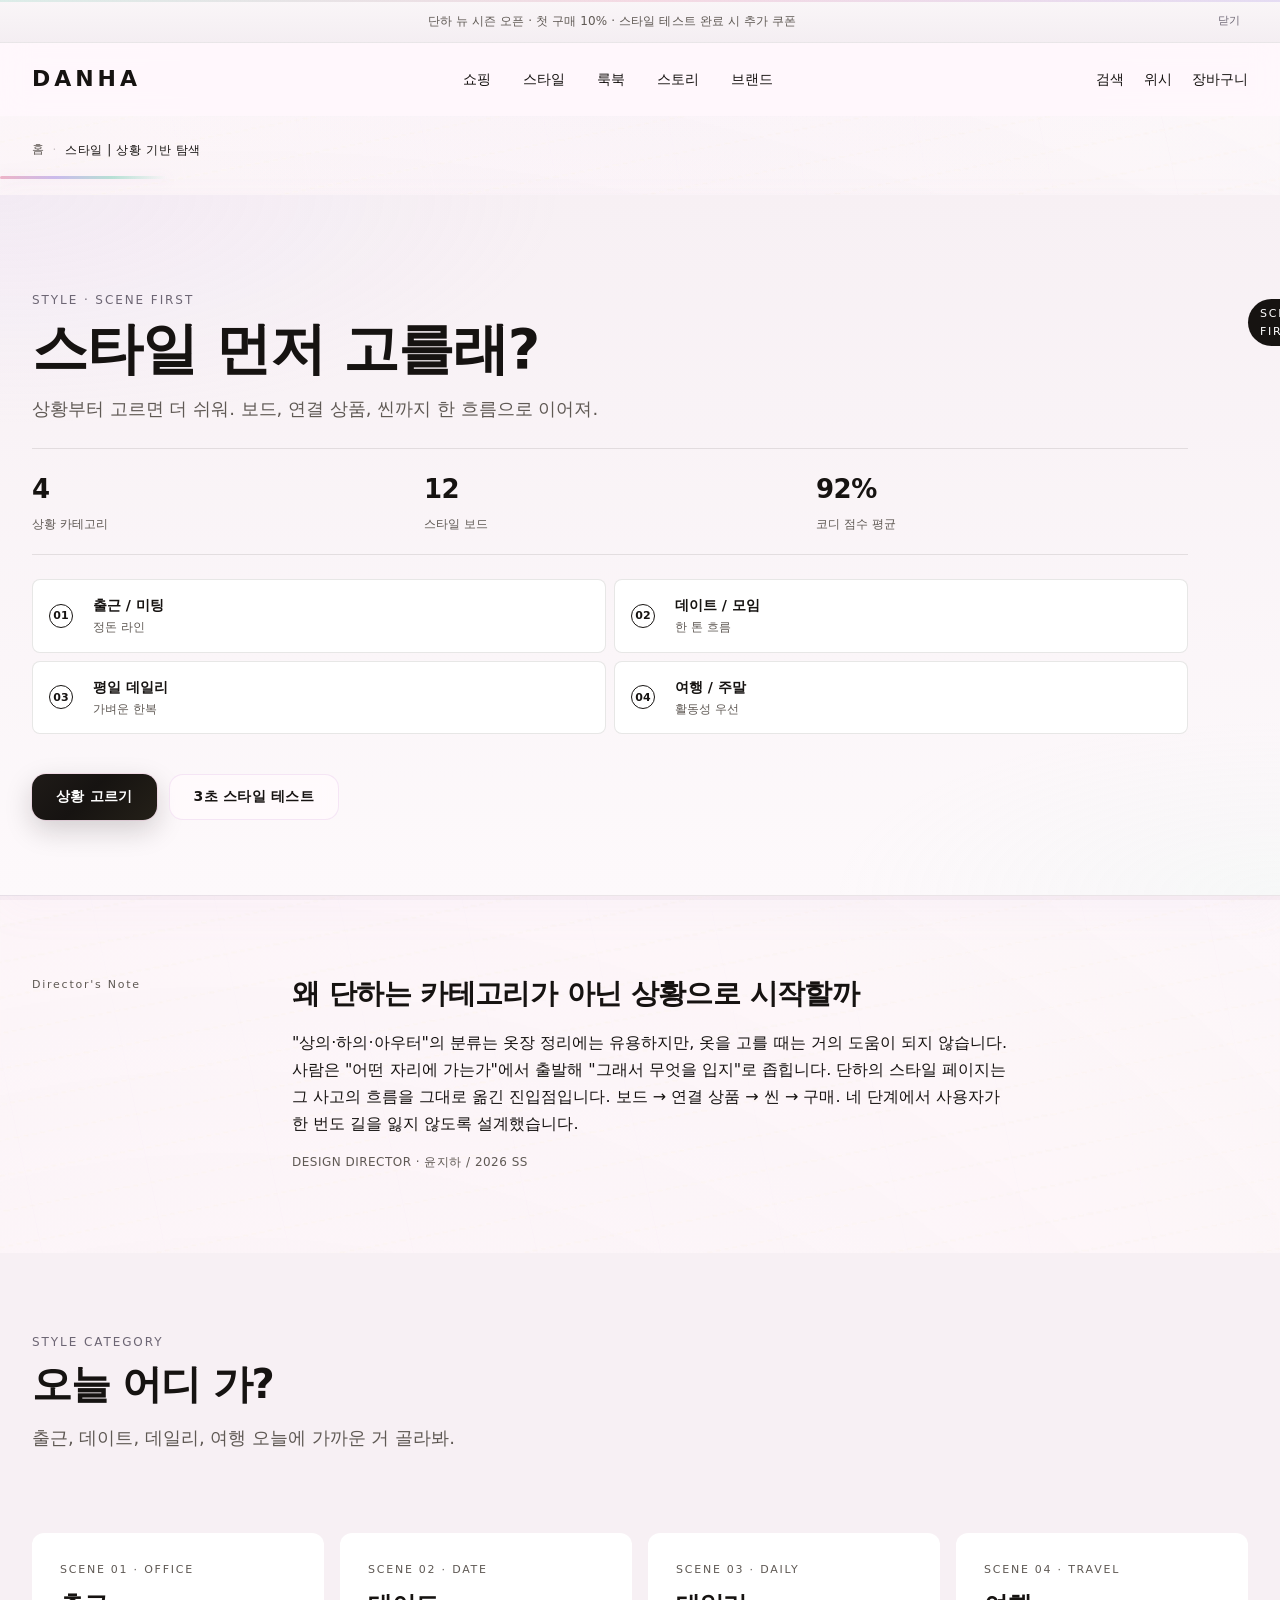
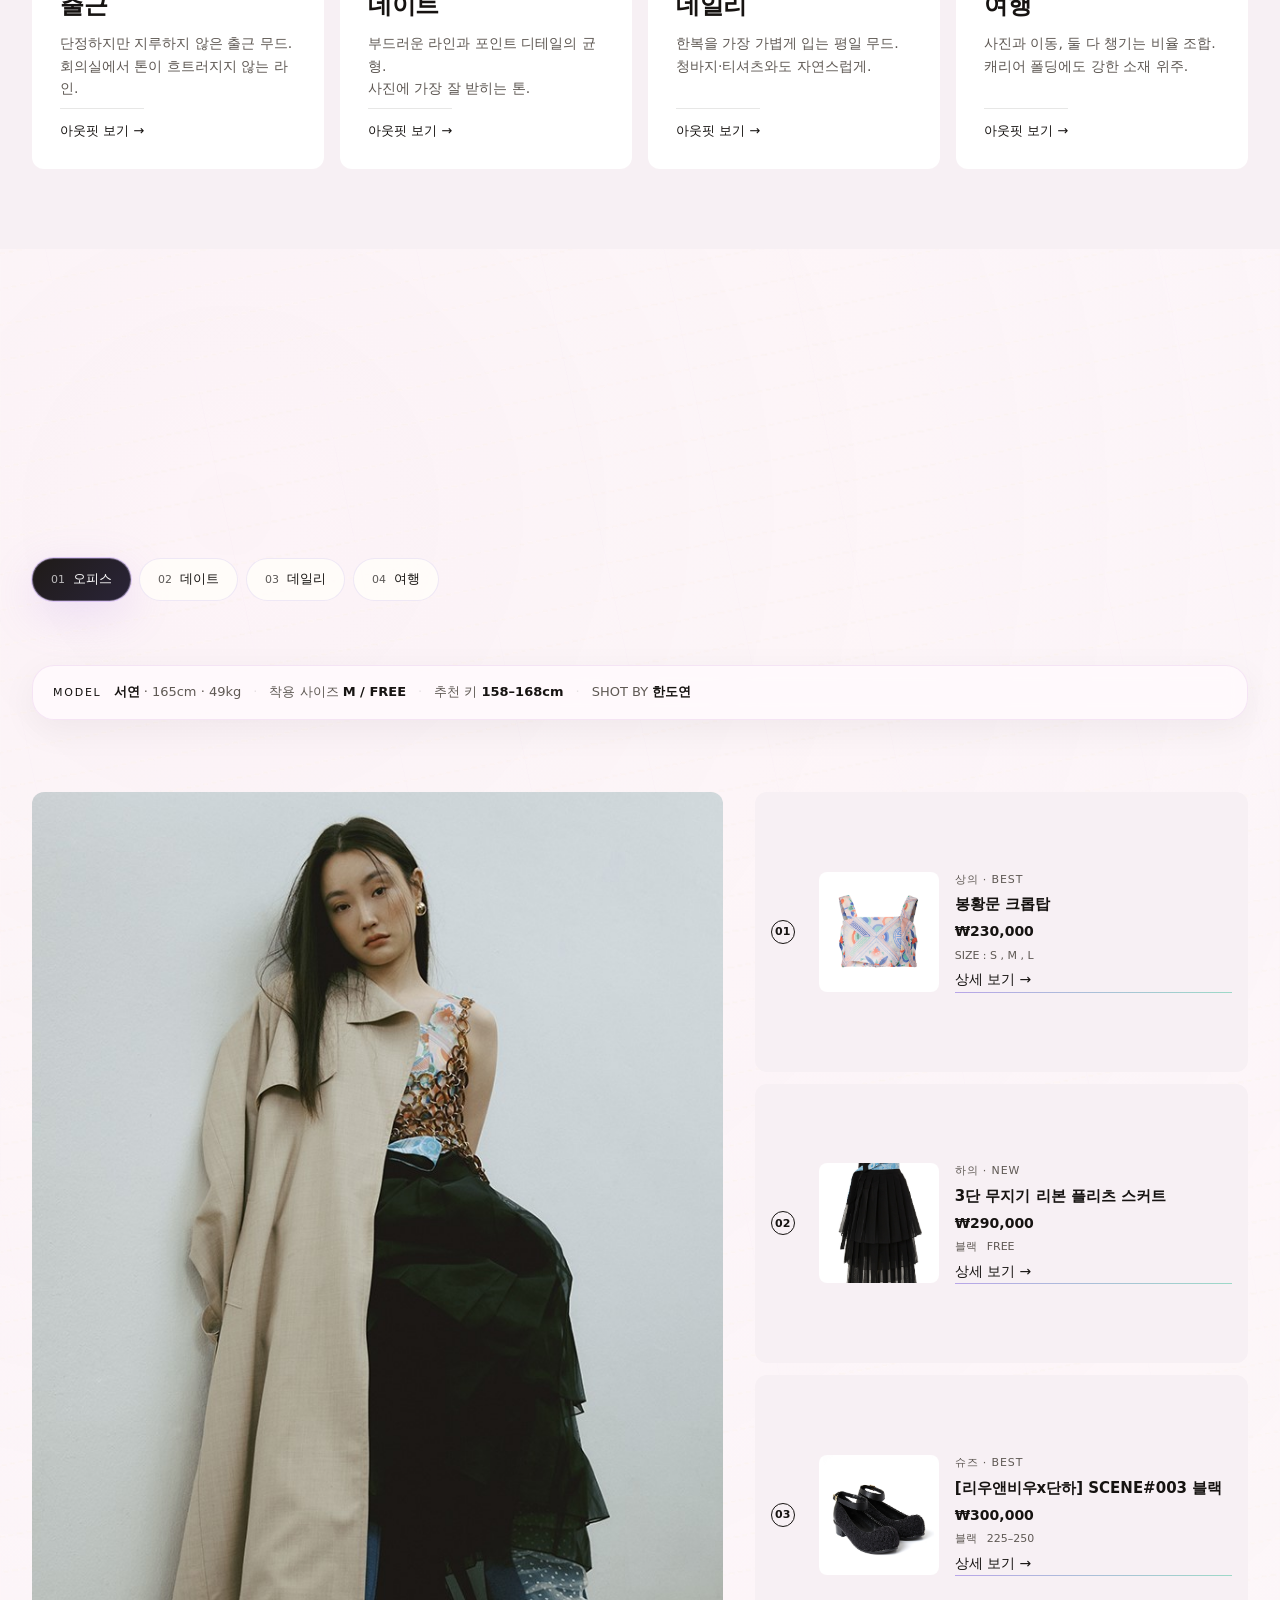
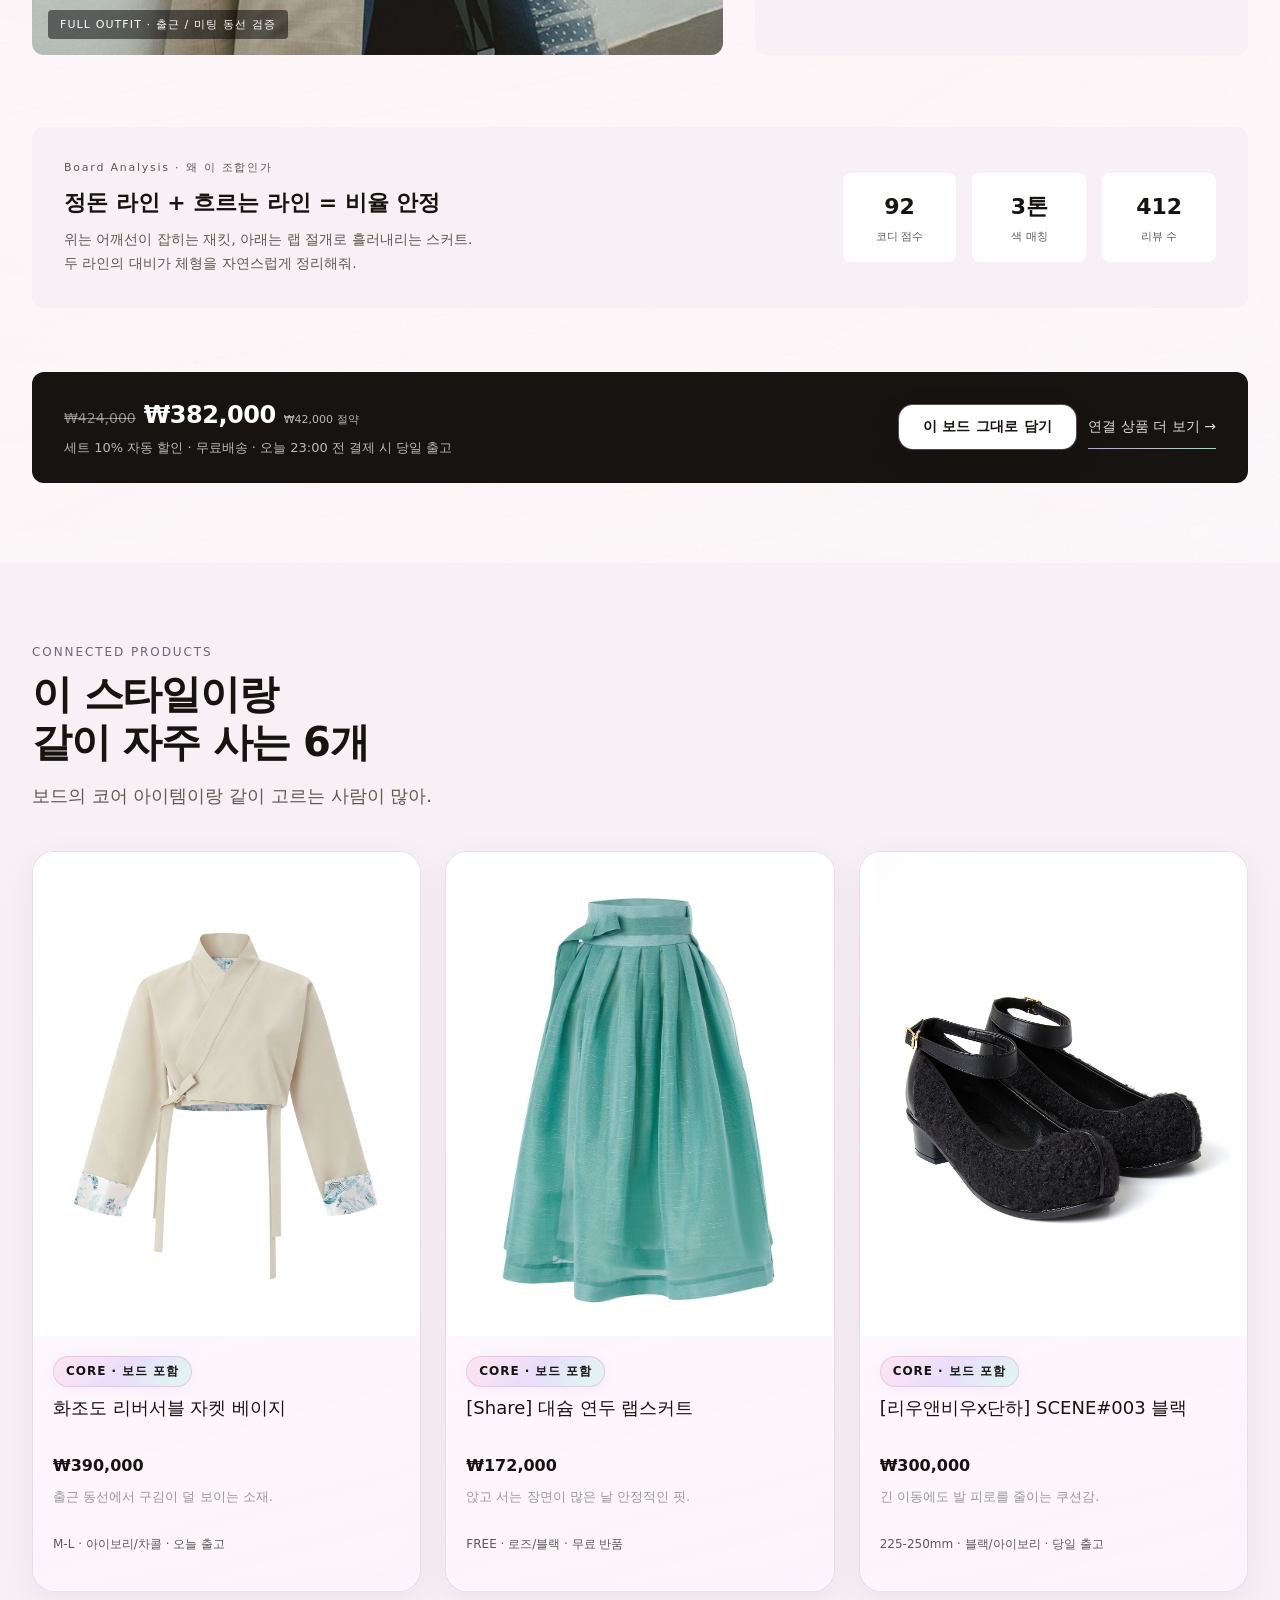
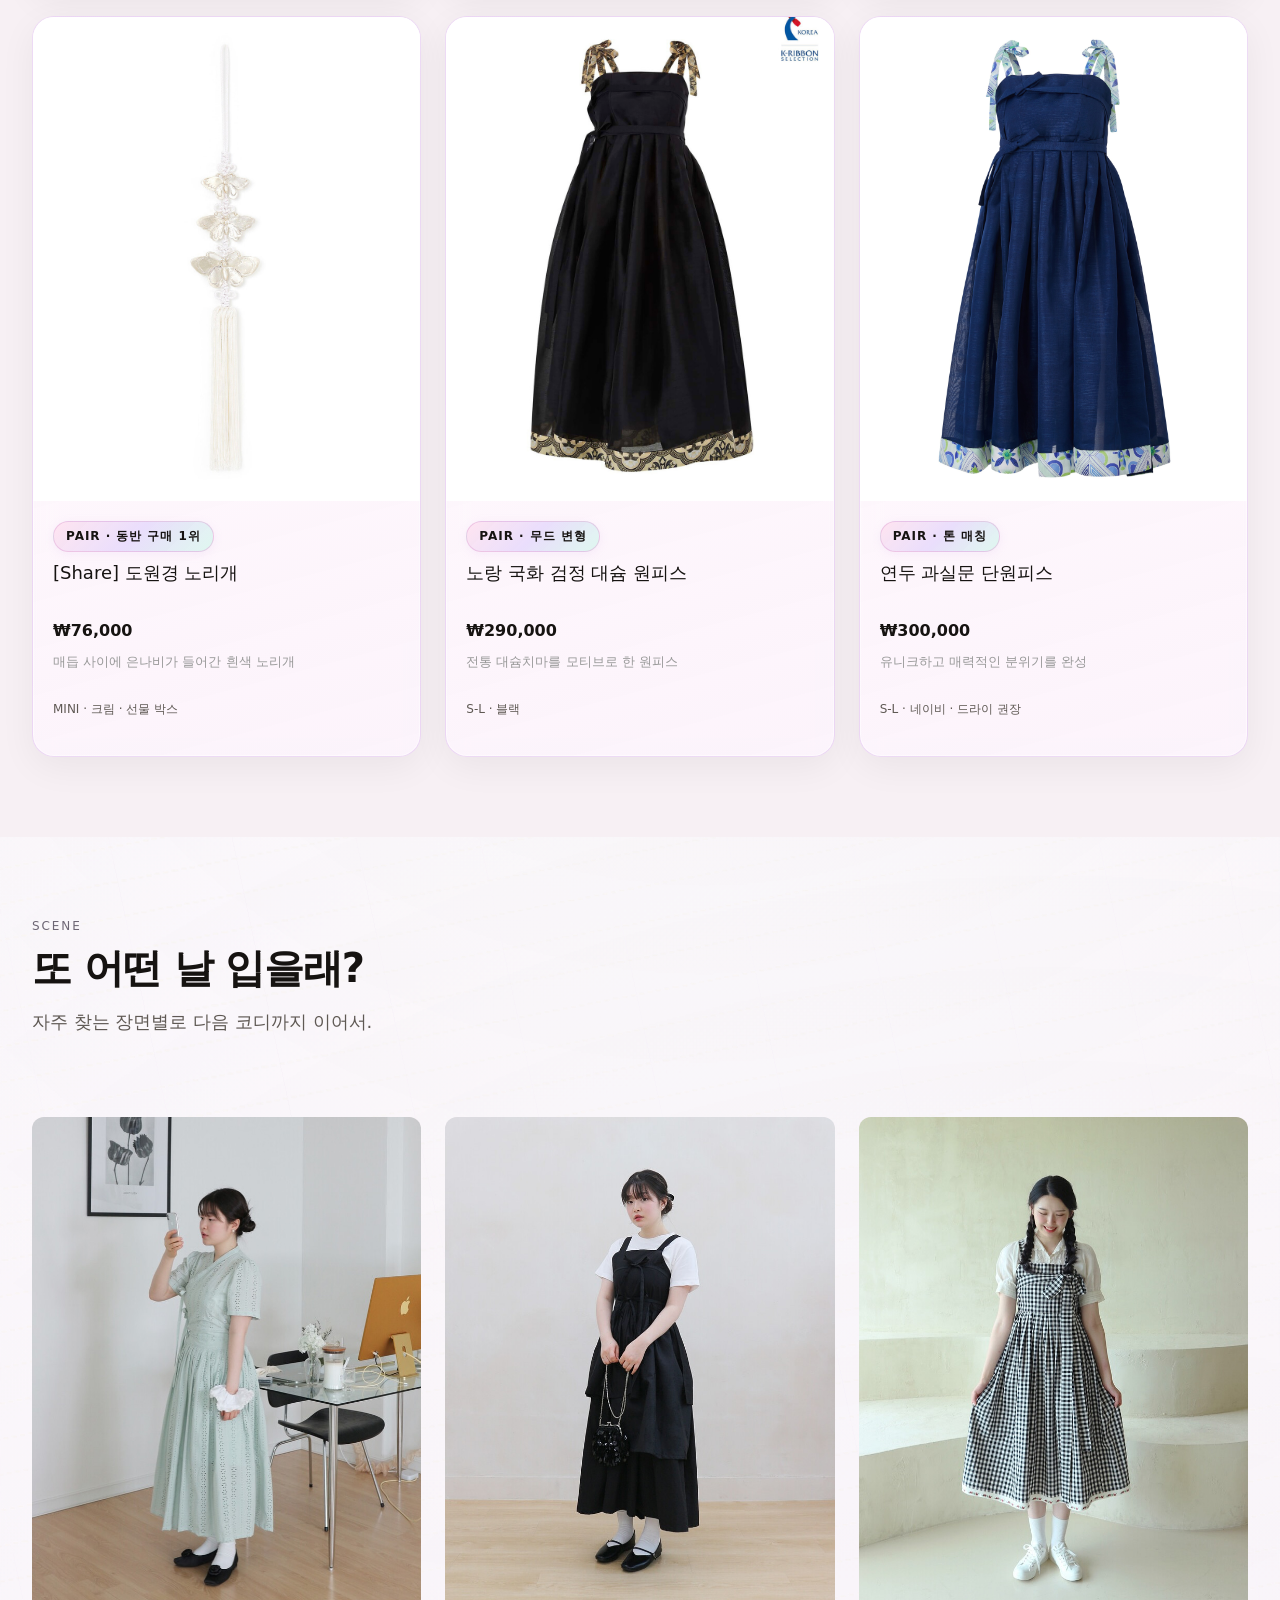
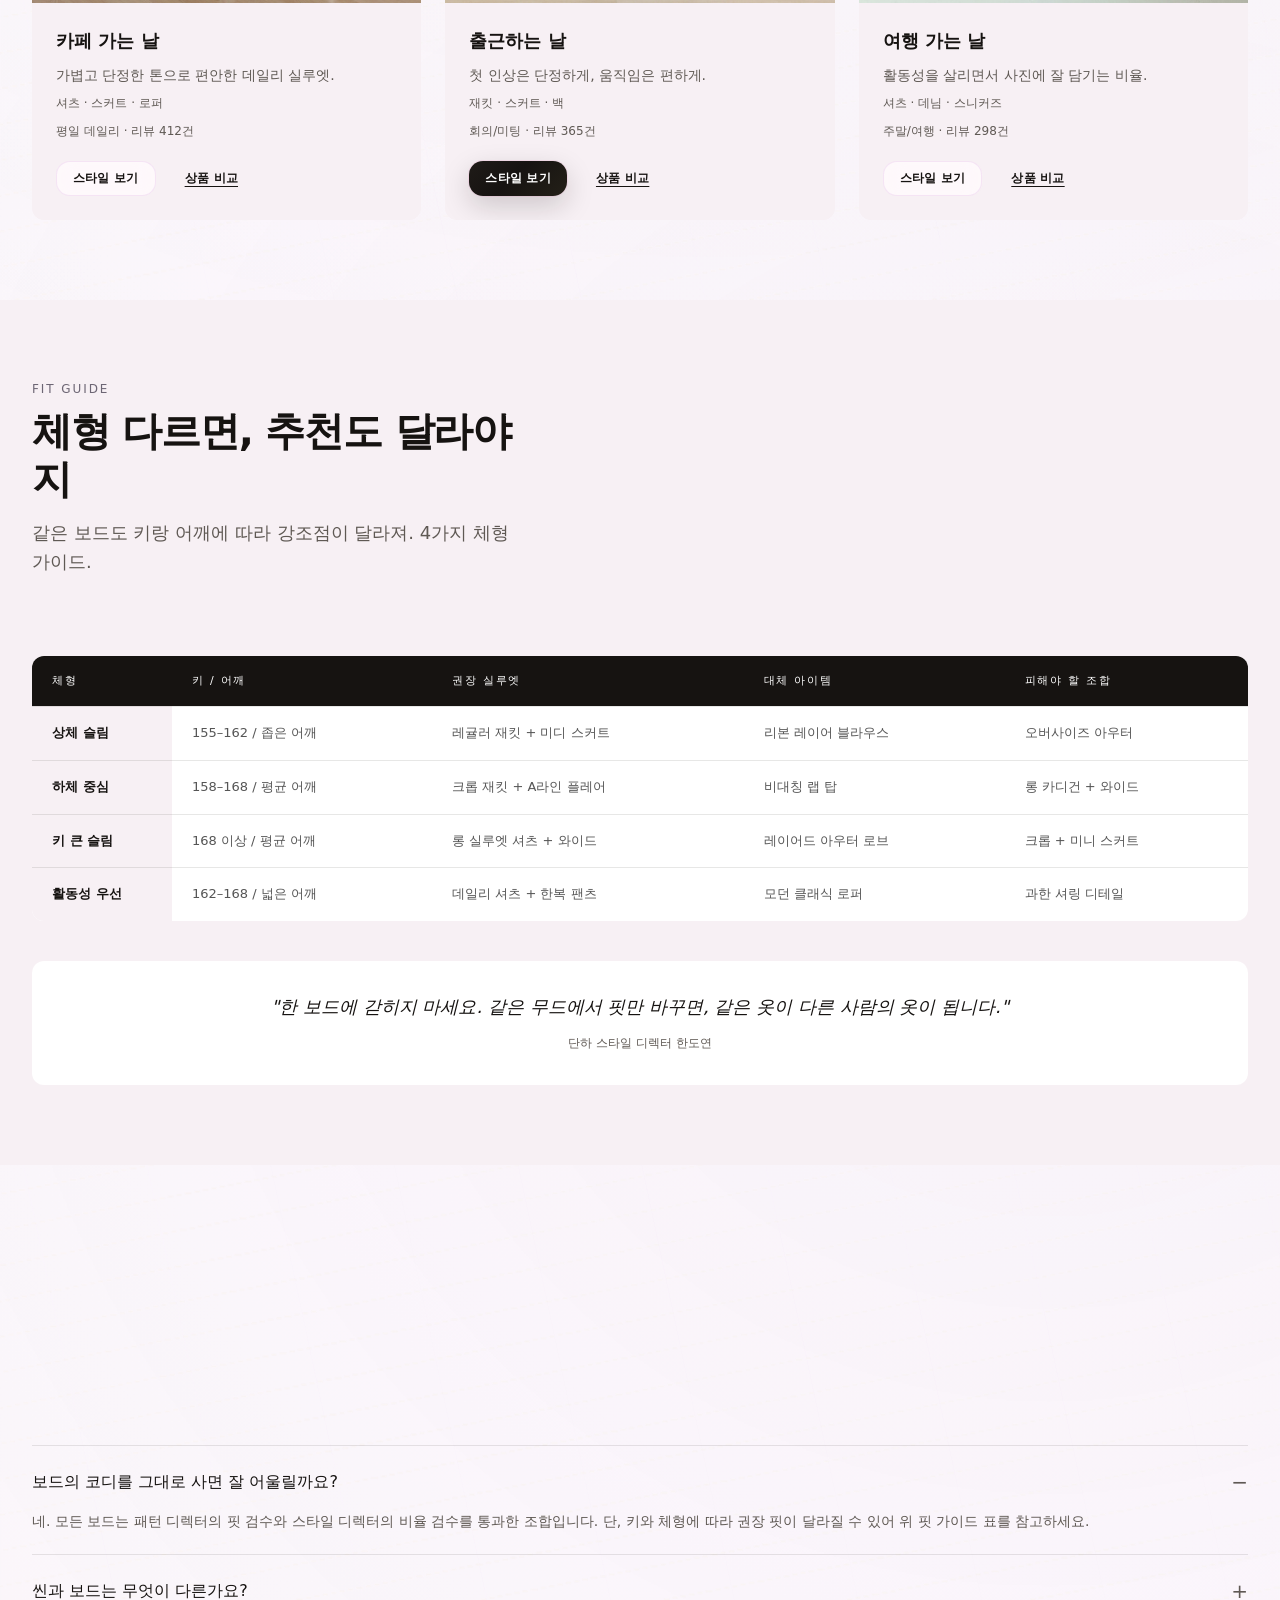
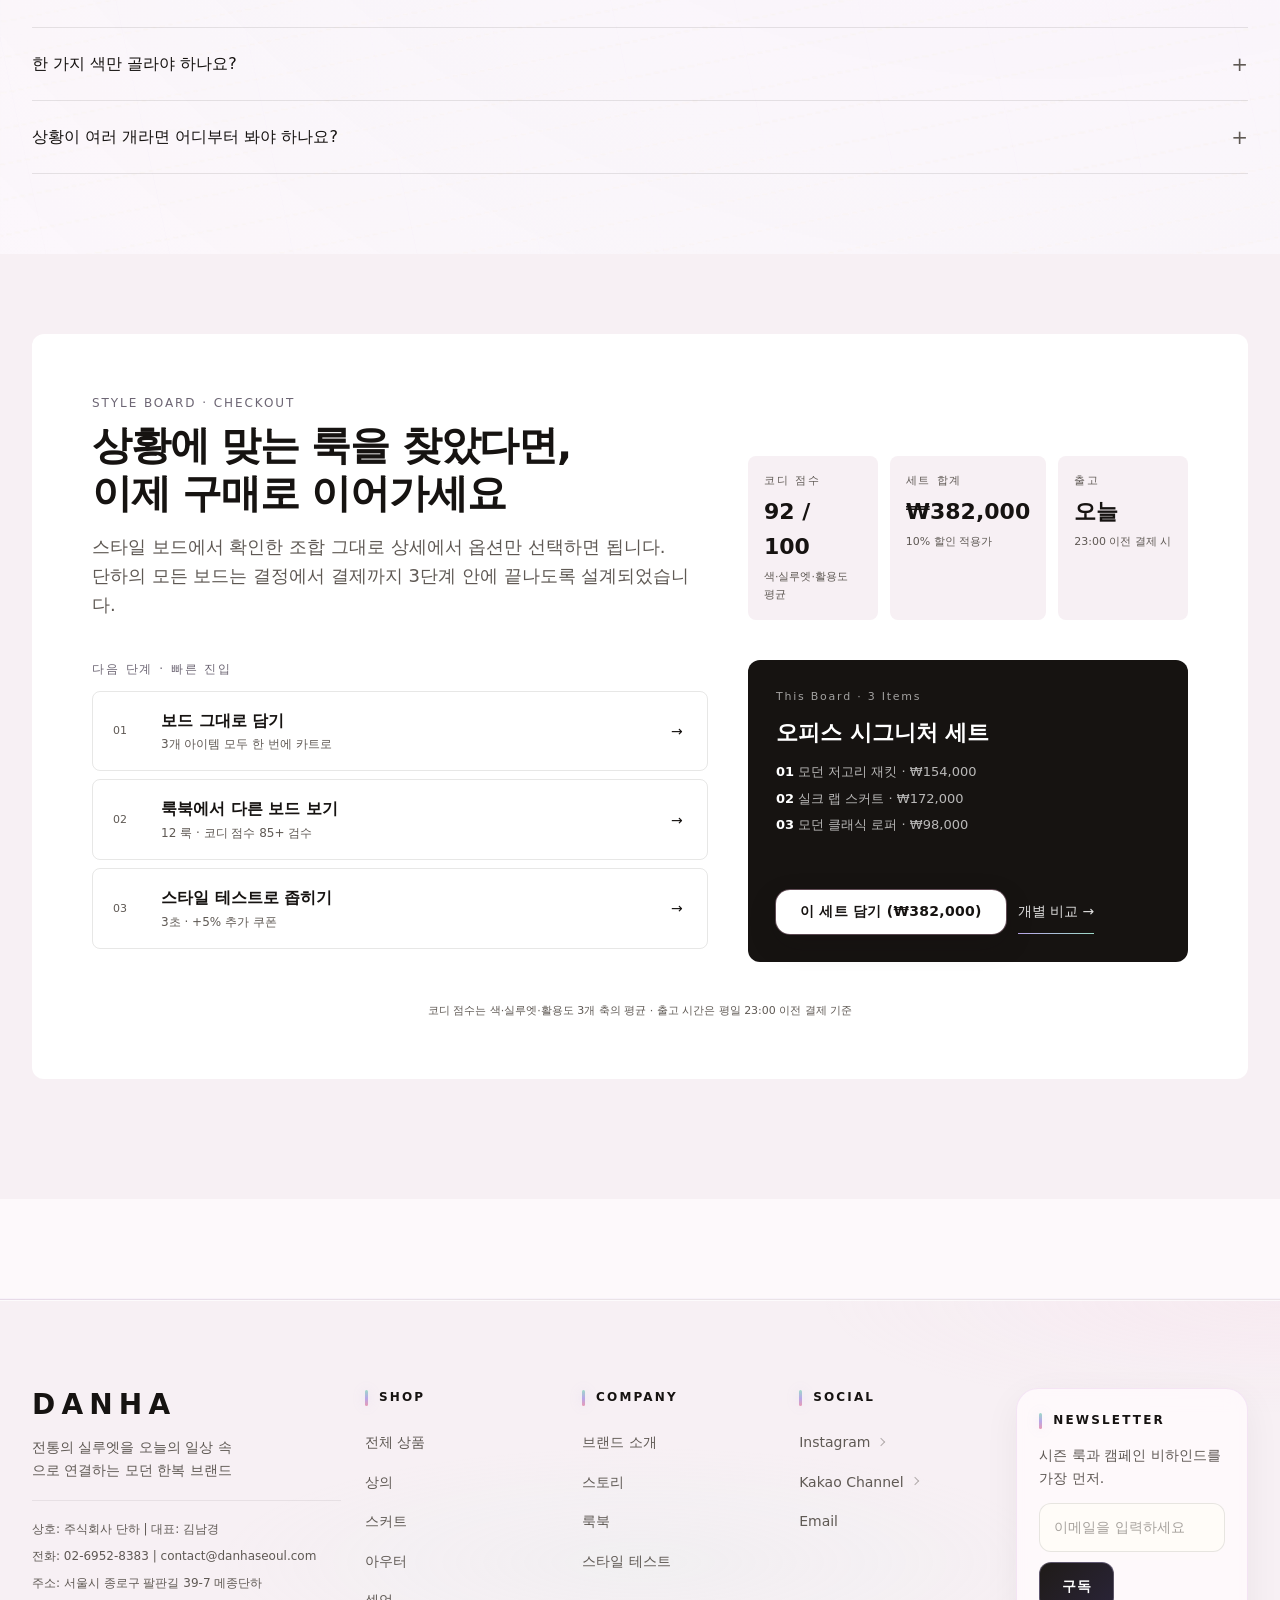
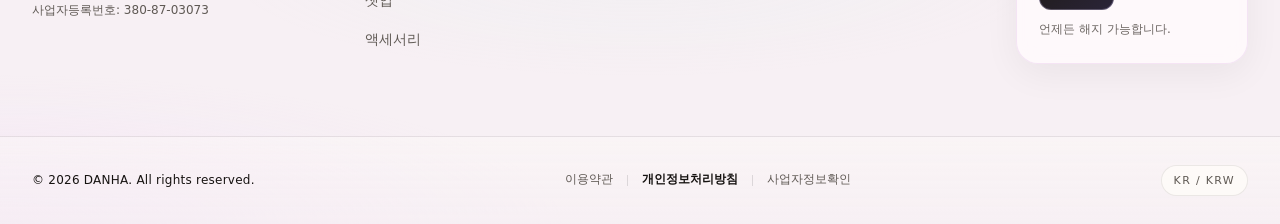
<file: style.html>
<!DOCTYPE html>
<html lang="ko">
<head>
  <meta charset="UTF-8">
  <meta name="viewport" content="width=device-width, initial-scale=1.0">
  <meta name="description" content="DANHA 스타일 | 상황 기반으로 시작하는 단하 코디 보드">
  <title>DANHA · 스타일</title>
  <link rel="stylesheet" href="./styles/common.css">
  <link rel="stylesheet" href="./styles/style.css">
  <link rel="stylesheet" href="./styles/responsive.css">
  <script src="./scripts/site.js" defer></script>
  <script src="./scripts/style.js" defer></script>
</head>
<body class="style-page">
  <div id="wrap">
    <a class="a11y-skip-link" href="#main">본문 바로가기</a>

    <aside class="top-band" aria-label="프로모션 안내">
      <div class="top-band__inner">
        <p class="top-band__text" id="top-band-text" aria-live="polite">단하 뉴 시즌 오픈 · 첫 구매 10% · 스타일 테스트 완료 시 추가 쿠폰</p>
        <button type="button" class="top-band__close" id="top-band-close" aria-label="프로모션 배너 닫기">닫기</button>
      </div>
    </aside>

    <header class="header">
      <div class="header__inner">
        <p class="header__logo"><a href="./index.html">DANHA</a></p>
        <nav class="header__nav" aria-label="주요 메뉴">
          <div class="nav-item">
            <a href="./shop.html" class="nav-item__trigger" aria-haspopup="true" aria-expanded="false">쇼핑</a>
            <div class="mega" role="region" aria-label="쇼핑 메뉴">
              <div class="mega__grid">
                <div class="mega__col">
                  <p class="mega__col-title">카테고리</p>
                  <a href="./shop.html?cat=top">상의</a>
                  <a href="./shop.html?cat=skirt">스커트</a>
                  <a href="./shop.html?cat=onepiece">원피스</a>
                  <a href="./shop.html?cat=outer">아우터</a>
                  <a href="./shop.html?cat=set">셋업</a>
                  <a href="./shop.html?cat=acc">액세서리</a>
                </div>
                <div class="mega__col">
                  <p class="mega__col-title">스타일</p>
                  <a href="./style.html?type=office">오피스 무드</a>
                  <a href="./style.html?type=date">데이트 무드</a>
                  <a href="./style.html?type=daily">데일리 무드</a>
                  <a href="./style.html?mood=travel">여행 무드</a>
                </div>
                <div class="mega__col">
                  <p class="mega__col-title">소재</p>
                  <a href="./shop.html?fabric=linen">린넨 블렌드</a>
                  <a href="./shop.html?fabric=silk">소프트 실크</a>
                  <a href="./shop.html?fabric=cotton">데일리 코튼</a>
                  <a href="./shop.html?fabric=light">라이트 웨이트</a>
                </div>
                <a class="mega__featured" href="./lookbook.html">
                  <img src="./images/lookbook.jpg" alt="단하 룩북 미리보기">
                  <span class="mega__featured-label">추천</span>
                  <strong>데일리 헤리티지 룩</strong>
                </a>
              </div>
            </div>
          </div>
          <div class="nav-item">
            <a href="./style.html" class="nav-item__trigger" aria-haspopup="true" aria-expanded="false" aria-current="page">스타일</a>
            <div class="mega mega--compact" role="region" aria-label="스타일 메뉴">
              <div class="mega__grid">
                <div class="mega__col">
                  <p class="mega__col-title">빠른 진입</p>
                  <a href="./style.html?type=office">오피스 무드</a>
                  <a href="./style.html?type=date">데이트 무드</a>
                  <a href="./style.html?type=daily">데일리 무드</a>
                </div>
                <div class="mega__col">
                  <p class="mega__col-title">무드</p>
                  <a href="./style.html?mood=cafe">카페 가는 날</a>
                  <a href="./style.html?mood=rainy">비 오는 날</a>
                  <a href="./style.html?mood=travel">여행 가는 날</a>
                </div>
              </div>
            </div>
          </div>
          <div class="nav-item">
            <a href="./lookbook.html" class="nav-item__trigger" aria-haspopup="true" aria-expanded="false">룩북</a>
            <div class="mega mega--compact" role="region" aria-label="룩북 메뉴">
              <div class="mega__grid">
                <div class="mega__col">
                  <p class="mega__col-title">에디션</p>
                  <a href="./lookbook.html">룩북 홈</a>
                  <a href="./lookbook.html#editorial">에디토리얼</a>
                  <a href="./lookbook.html#campaign">캠페인</a>
                  <a href="./lookbook.html#scene">씬</a>
                </div>
                <div class="mega__col">
                  <p class="mega__col-title">함께 보기</p>
                  <a href="./style-test.html">스타일 테스트</a>
                  <a href="./shop.html">쇼핑 바로가기</a>
                  <a href="./style.html">스타일 가이드</a>
                </div>
              </div>
            </div>
          </div>
          <div class="nav-item">
            <a href="./story.html" class="nav-item__trigger" aria-haspopup="true" aria-expanded="false">스토리</a>
            <div class="mega mega--compact" role="region" aria-label="스토리 메뉴">
              <div class="mega__grid">
                <div class="mega__col">
                  <p class="mega__col-title">읽을거리</p>
                  <a href="./story.html">스토리 홈</a>
                  <a href="./story.html#season">시즌 노트</a>
                  <a href="./story.html#chapters">챕터</a>
                  <a href="./story.html#campaign">캠페인</a>
                </div>
                <div class="mega__col">
                  <p class="mega__col-title">연결</p>
                  <a href="./brand.html">브랜드</a>
                  <a href="./lookbook.html">룩북</a>
                  <a href="./style.html">스타일</a>
                </div>
              </div>
            </div>
          </div>
          <div class="nav-item">
            <a href="./brand.html" class="nav-item__trigger" aria-haspopup="true" aria-expanded="false">브랜드</a>
            <div class="mega mega--compact" role="region" aria-label="브랜드 메뉴">
              <div class="mega__grid">
                <div class="mega__col">
                  <p class="mega__col-title">소개</p>
                  <a href="./brand.html">브랜드 홈</a>
                  <a href="./brand.html#identity">단하가 보는 한복</a>
                  <a href="./brand.html#values">4가지 가치</a>
                  <a href="./brand.html#timeline">타임라인</a>
                </div>
                <div class="mega__col">
                  <p class="mega__col-title">더 알아보기</p>
                  <a href="./brand.html#sustain">지속가능성</a>
                  <a href="./brand.html#contact">문의</a>
                  <a href="./story.html">스토리</a>
                </div>
              </div>
            </div>
          </div>
        </nav>
        <div class="header__utils" aria-label="빠른 기능">
          <a href="./shop.html" aria-label="검색">검색</a>
          <a href="./shop.html" aria-label="위시리스트">위시</a>
          <a href="./cart.html" aria-label="장바구니">장바구니</a>
        </div>
        <button class="mobile-toggle" type="button" aria-label="모바일 메뉴 열기" aria-controls="mobile-panel" aria-expanded="false">메뉴</button>
      </div>
      <div class="mobile-panel" id="mobile-panel" hidden>
        <nav class="mobile-nav" aria-label="모바일 주요 메뉴">
          <details>
            <summary>쇼핑</summary>
            <a href="./shop.html">전체</a>
            <a href="./shop.html?cat=top">상의</a>
            <a href="./shop.html?cat=skirt">스커트</a>
            <a href="./shop.html?cat=onepiece">원피스</a>
            <a href="./shop.html?cat=outer">아우터</a>
            <a href="./shop.html?cat=set">셋업</a>
            <a href="./shop.html?cat=acc">액세서리</a>
          </details>
          <details>
            <summary>스타일</summary>
            <a href="./style.html?type=office">오피스 무드</a>
            <a href="./style.html?type=date">데이트 무드</a>
            <a href="./style.html?type=daily">데일리 무드</a>
            <a href="./style.html?mood=cafe">카페 가는 날</a>
            <a href="./style.html?mood=rainy">비 오는 날</a>
            <a href="./style.html?mood=travel">여행 가는 날</a>
          </details>
          <details>
            <summary>룩북</summary>
            <a href="./lookbook.html">룩북 홈</a>
            <a href="./lookbook.html#editorial">에디토리얼</a>
            <a href="./lookbook.html#campaign">캠페인</a>
            <a href="./lookbook.html#scene">씬</a>
          </details>
          <details>
            <summary>스토리</summary>
            <a href="./story.html">스토리 홈</a>
            <a href="./story.html#season">시즌 노트</a>
            <a href="./story.html#chapters">챕터</a>
            <a href="./story.html#campaign">캠페인</a>
            <a href="./brand.html">브랜드</a>
          </details>
          <details>
            <summary>브랜드</summary>
            <a href="./brand.html">브랜드 홈</a>
            <a href="./brand.html#identity">단하가 보는 한복</a>
            <a href="./brand.html#values">4가지 가치</a>
            <a href="./brand.html#timeline">타임라인</a>
            <a href="./brand.html#contact">문의</a>
          </details>
        </nav>
      </div>
    </header>
    <div class="mobile-dim" id="mobile-dim" hidden></div>

    <main id="main">

      <nav class="breadcrumb" aria-label="현재 위치">
        <div class="container breadcrumb__inner">
          <a href="./index.html">홈</a>
          <span aria-hidden="true">·</span>
          <span aria-current="page">스타일 | 상황 기반 탐색</span>
        </div>
      </nav>

      <!-- ===== 1. PAGE HERO ===== -->
      <section class="page-hero" aria-labelledby="hero-title">
        <div class="container">
          <div class="content">
            <div class="content__text">
              <div class="text-wrap text-wrap--wide">
                <p class="eyebrow">Style · Scene First</p>
                <h1 id="hero-title" class="title page-hero__title">스타일 먼저 고를래?</h1>
                <p class="desc">상황부터 고르면 더 쉬워. 보드, 연결 상품, 씬까지 한 흐름으로 이어져.</p>
              </div>
              <ul class="page-hero__meta" aria-label="스타일 지표">
                <li><strong>4</strong><span>상황 카테고리</span></li>
                <li><strong>12</strong><span>스타일 보드</span></li>
                <li><strong>92%</strong><span>코디 점수 평균</span></li>
              </ul>
              <div class="scenepad" aria-label="상황 미니 패드">
                <a class="scenepad__cell" href="#categories">
                  <span class="scenepad__no">01</span>
                  <span><strong class="scenepad__name">출근 / 미팅</strong><span class="scenepad__hint">정돈 라인</span></span>
                </a>
                <a class="scenepad__cell" href="#categories">
                  <span class="scenepad__no">02</span>
                  <span><strong class="scenepad__name">데이트 / 모임</strong><span class="scenepad__hint">한 톤 흐름</span></span>
                </a>
                <a class="scenepad__cell" href="#categories">
                  <span class="scenepad__no">03</span>
                  <span><strong class="scenepad__name">평일 데일리</strong><span class="scenepad__hint">가벼운 한복</span></span>
                </a>
                <a class="scenepad__cell" href="#categories">
                  <span class="scenepad__no">04</span>
                  <span><strong class="scenepad__name">여행 / 주말</strong><span class="scenepad__hint">활동성 우선</span></span>
                </a>
              </div>
              <div class="btn-group">
                <a class="btn btn--primary" href="#categories">상황 고르기</a>
                <a class="btn btn--secondary" href="./style-test.html">3초 스타일 테스트</a>
              </div>
            </div>
            <figure class="page-hero__collage" aria-hidden="true">
              <img src="./images/hero.png" alt="">
              <img src="./images/style2.jpeg" alt="">
              <img src="./images/mood3.jpg" alt="">
              <span class="page-hero__sticker">SCENE FIRST</span>
            </figure>
          </div>
        </div>
      </section>

      <!-- ===== 2. DIRECTOR NOTE ===== -->
      <section class="page-director section" aria-labelledby="director-title">
        <div class="container">
          <article class="director-note">
            <p class="director-note__label">Director's Note</p>
            <div>
              <h2 id="director-title" class="director-note__title">왜 단하는 카테고리가 아닌 상황으로 시작할까</h2>
              <p class="director-note__body">"상의·하의·아우터"의 분류는 옷장 정리에는 유용하지만, 옷을 고를 때는 거의 도움이 되지 않습니다. 사람은 "어떤 자리에 가는가"에서 출발해 "그래서 무엇을 입지"로 좁힙니다. 단하의 스타일 페이지는 그 사고의 흐름을 그대로 옮긴 진입점입니다. 보드 → 연결 상품 → 씬 → 구매. 네 단계에서 사용자가 한 번도 길을 잃지 않도록 설계했습니다.</p>
              <span class="director-note__signoff">DESIGN DIRECTOR · 윤지하 / 2026 SS</span>
            </div>
          </article>
        </div>
      </section>

      <!-- ===== 3. STYLE CATEGORIES (SELECT GRID) ===== -->
      <section id="categories" class="page-categories" aria-labelledby="categories-title">
        <div class="container">
          <div class="content content--stack">
            <div class="content__text">
              <div class="text-wrap">
                <p class="eyebrow">Style Category</p>
                <h2 id="categories-title" class="title">오늘 어디 가?</h2>
                <p class="desc">출근, 데이트, 데일리, 여행 오늘에 가까운 거 골라봐.</p>
              </div>
            </div>
            <div class="content__media">
              <div class="category-grid">
                <a href="#board" class="scene-cat">
                  <p class="scene-cat__tag">SCENE 01 · OFFICE</p>
                  <h3 class="scene-cat__title">출근</h3>
                  <p class="scene-cat__desc">단정하지만 지루하지 않은 출근 무드. <br> 회의실에서 톤이 흐트러지지 않는 라인.</p>
                  <span class="scene-cat__cta">아웃핏 보기 →</span>
                </a>
                <a href="#board" class="scene-cat">
                  <p class="scene-cat__tag">SCENE 02 · DATE</p>
                  <h3 class="scene-cat__title">데이트</h3>
                  <p class="scene-cat__desc">부드러운 라인과 포인트 디테일의 균형. <br> 사진에 가장 잘 받히는 톤.</p>
                  <span class="scene-cat__cta">아웃핏 보기 →</span>
                </a>
                <a href="#board" class="scene-cat">
                  <p class="scene-cat__tag">SCENE 03 · DAILY</p>
                  <h3 class="scene-cat__title">데일리</h3>
                  <p class="scene-cat__desc">한복을 가장 가볍게 입는 평일 무드. <br> 청바지·티셔츠와도 자연스럽게.</p>
                  <span class="scene-cat__cta">아웃핏 보기 →</span>
                </a>
                <a href="#board" class="scene-cat">
                  <p class="scene-cat__tag">SCENE 04 · TRAVEL</p>
                  <h3 class="scene-cat__title">여행</h3>
                  <p class="scene-cat__desc">사진과 이동, 둘 다 챙기는 비율 조합. <br> 캐리어 폴딩에도 강한 소재 위주.</p>
                  <span class="scene-cat__cta">아웃핏 보기 →</span>
                </a>
              </div>
            </div>
          </div>
        </div>
      </section>

      <!-- ===== 4. STYLE BOARD (LOOK PREVIEW) ===== -->
      <section id="board" class="page-board section" aria-labelledby="board-title">
        <div class="container">
          <div class="content content--stack">
            <div class="content__text">
              <div class="text-wrap">
                <p class="eyebrow">Style Board</p>
                <h2 id="board-title" class="title">오피스 무드 콜라주</h2>
                <p class="desc">모델 컷 한 장과 아이템을 같은 보드에 올려 <br> 어떤 조합인지 한눈에, 다른 무드는 위 탭으로 전환.</p>
              </div>
            </div>

            <div class="board-tabs" role="tablist" aria-label="무드 전환">
              <button type="button" class="board-tab is-active" role="tab" aria-selected="true">
                <span class="board-tab__no">01</span>오피스
              </button>
              <button type="button" class="board-tab" role="tab" aria-selected="false">
                <span class="board-tab__no">02</span>데이트
              </button>
              <button type="button" class="board-tab" role="tab" aria-selected="false">
                <span class="board-tab__no">03</span>데일리
              </button>
              <button type="button" class="board-tab" role="tab" aria-selected="false">
                <span class="board-tab__no">04</span>여행
              </button>
            </div>

            <div class="board-model-strip" aria-label="모델 정보">
              <span class="board-model-strip__tag">MODEL</span>
              <span><strong>서연</strong> · 165cm · 49kg</span>
              <span class="board-model-strip__divider">·</span>
              <span>착용 사이즈 <strong>M / FREE</strong></span>
              <span class="board-model-strip__divider">·</span>
              <span>추천 키 <strong>158–168cm</strong></span>
              <span class="board-model-strip__divider">·</span>
              <span>SHOT BY <strong>한도연</strong></span>
            </div>

            <div class="content__media">
              <div class="style-board">
                <figure class="style-board__main">
                  <img src="./images/attendance.jpg" alt="오피스 무드 모델 풀샷">
                  <figcaption>FULL OUTFIT · 출근 / 미팅 동선 검증</figcaption>
                </figure>
                <div class="style-board__items">
                  <article class="board-item">
                    <span class="board-item__no">01</span>
                    <div class="board-item__media">
                      <img src="./images/selection5.jpg" alt="크롭탑">
                    </div>
                    <div class="board-item__body">
                      <p class="board-item__tag">상의 · BEST</p>
                      <h3 class="board-item__title">봉황문 크롭탑</h3>
                      <p class="board-item__price">₩230,000</p>
                      <p class="board-item__meta"><span>SIZE : S , M , L</span></p>
                      <a class="link-cta" href="./detail.html?id=1">상세 보기 →</a>
                    </div>
                  </article>
                  <article class="board-item">
                    <span class="board-item__no">02</span>
                    <div class="board-item__media">
                      <img src="./images/md2.jpg" alt="실크 랩 스커트">
                    </div>
                    <div class="board-item__body">
                      <p class="board-item__tag">하의 · NEW</p>
                      <h3 class="board-item__title">3단 무지기 리본 플리츠 스커트</h3>
                      <p class="board-item__price">₩290,000</p>
                      <p class="board-item__meta"><span> 블랙 </span><span>FREE</span></p>
                      <a class="link-cta" href="./detail.html?id=2">상세 보기 →</a>
                    </div>
                  </article>
                  <article class="board-item">
                    <span class="board-item__no">03</span>
                    <div class="board-item__media">
                      <img src="./images/tradition3.jpg" alt="모던 클래식 로퍼">
                    </div>
                    <div class="board-item__body">
                      <p class="board-item__tag">슈즈 · BEST</p>
                      <h3 class="board-item__title">[리우앤비우x단하] SCENE#003 블랙</h3>
                      <p class="board-item__price">₩300,000</p>
                      <p class="board-item__meta"><span>블랙</span><span>225–250</span></p>
                      <a class="link-cta" href="./detail.html?id=12">상세 보기 →</a>
                    </div>
                  </article>
                </div>
              </div>
            </div>

            <article class="board-analysis" aria-label="보드 코디 분석">
              <div>
                <p class="board-analysis__label">Board Analysis · 왜 이 조합인가</p>
                <h3 class="board-analysis__title">정돈 라인 + 흐르는 라인 = 비율 안정</h3>
                <p class="board-analysis__body">위는 어깨선이 잡히는 재킷, 아래는 랩 절개로 흘러내리는 스커트. <br> 두 라인의 대비가 체형을 자연스럽게 정리해줘.</p>
              </div>
              <div class="board-analysis__metrics" role="list">
                <article class="board-analysis__metric" role="listitem">
                  <span class="board-analysis__metric-value">92</span>
                  <span class="board-analysis__metric-label">코디 점수</span>
                </article>
                <article class="board-analysis__metric" role="listitem">
                  <span class="board-analysis__metric-value">3톤</span>
                  <span class="board-analysis__metric-label">색 매칭</span>
                </article>
                <article class="board-analysis__metric" role="listitem">
                  <span class="board-analysis__metric-value">412</span>
                  <span class="board-analysis__metric-label">리뷰 수</span>
                </article>
              </div>
            </article>

            <div class="board-summary">
              <div>
                <p class="board-summary__price">
                  <del>₩424,000</del>
                  <strong>₩382,000</strong>
                  <span class="board-summary__price-saving">₩42,000 절약</span>
                </p>
                <p class="board-summary__meta">세트 10% 자동 할인 · 무료배송 · 오늘 23:00 전 결제 시 당일 출고</p>
              </div>
              <div class="board-summary__cta">
                <a class="btn btn--primary" href="./detail.html?id=1">이 보드 그대로 담기</a>
                <a class="link-cta" href="#connected">연결 상품 더 보기 →</a>
              </div>
            </div>
          </div>
        </div>
      </section>

      <!-- ===== 5. CONNECTED PRODUCTS ===== -->
      <section id="connected" class="page-connected" aria-labelledby="connected-title">
        <div class="container">
          <div class="content content--stack">
            <div class="content__text">
              <div class="text-wrap">
                <p class="eyebrow">Connected Products</p>
                <h2 id="connected-title" class="title">이 스타일이랑 <br> 같이 자주 사는 6개</h2>
                <p class="desc">보드의 코어 아이템이랑 같이 고르는 사람이 많아.</p>
              </div>
            </div>
            <div class="content__media">
              <ul class="card-list connected-grid" role="list">
                <li class="card" data-href="./detail.html?id=1">
                  <div class="card__media">
                    <img src="./images/style0.jpg" alt="모던 저고리 재킷">
                  </div>
                  <div class="card__body">
                    <span class="card__badge">CORE · 보드 포함</span>
                    <h3 class="card__title">화조도 리버서블 자켓 베이지</h3>
                    <p class="card__price">₩390,000</p>
                    <p class="card__reason">출근 동선에서 구김이 덜 보이는 소재.</p>
                    <p class="card__meta">M-L · 아이보리/차콜 · 오늘 출고</p>
                  </div>
                </li>
                <li class="card" data-href="./detail.html?id=2">
                  <div class="card__media">
                    <img src="./images/style2.jpeg" alt="실크 랩 스커트">
                  </div>
                  <div class="card__body">
                    <span class="card__badge">CORE · 보드 포함</span>
                    <h3 class="card__title">[Share] 대슘 연두 랩스커트</h3>
                    <p class="card__price">₩172,000</p>
                    <p class="card__reason">앉고 서는 장면이 많은 날 안정적인 핏.</p>
                    <p class="card__meta">FREE · 로즈/블랙 · 무료 반품</p>
                  </div>
                </li>
                <li class="card" data-href="./detail.html?id=12">
                  <div class="card__media">
                    <img src="./images/tradition3.jpg" alt="모던 클래식 로퍼">
                  </div>
                  <div class="card__body">
                    <span class="card__badge">CORE · 보드 포함</span>
                    <h3 class="card__title">[리우앤비우x단하] SCENE#003 블랙</h3>
                    <p class="card__price">₩300,000</p>
                    <p class="card__reason">긴 이동에도 발 피로를 줄이는 쿠션감.</p>
                    <p class="card__meta">225-250mm · 블랙/아이보리 · 당일 출고</p>
                  </div>
                </li>
                <li class="card" data-href="./detail.html?id=6">
                  <div class="card__media">
                    <img src="./images/style4.jpg" alt="펄 포인트 백">
                  </div>
                  <div class="card__body">
                    <span class="card__badge">PAIR · 동반 구매 1위</span>
                    <h3 class="card__title">[Share] 도원경 노리개</h3>
                    <p class="card__price">₩76,000</p>
                    <p class="card__reason">매듭 사이에 은나비가 들어간 흰색 노리개</p>
                    <p class="card__meta">MINI · 크림 · 선물 박스</p>
                  </div>
                </li>
                <li class="card" data-href="./detail.html?id=11">
                  <div class="card__media">
                    <img src="./images/style5.jpg" alt="원피스">
                  </div>
                  <div class="card__body">
                    <span class="card__badge">PAIR · 무드 변형</span>
                    <h3 class="card__title">노랑 국화 검정 대슘 원피스</h3>
                    <p class="card__price">₩290,000</p>
                    <p class="card__reason">전통 대슘치마를 모티브로 한 원피스</p>
                    <p class="card__meta">S-L · 블랙 </p>
                  </div>
                </li>
                <li class="card" data-href="./detail.html?id=22">
                  <div class="card__media">
                    <img src="./images/style3.jpg" alt="원피스">
                  </div>
                  <div class="card__body">
                    <span class="card__badge">PAIR · 톤 매칭</span>
                    <h3 class="card__title">연두 과실문 단원피스</h3>
                    <p class="card__price">₩300,000</p>
                    <p class="card__reason">유니크하고 매력적인 분위기를 완성</p>
                    <p class="card__meta">S-L · 네이비 · 드라이 권장</p>
                  </div>
                </li>
              </ul>
            </div>
          </div>
        </div>
      </section>

      <!-- ===== 6. SCENE ===== -->
      <section class="page-scene section" aria-labelledby="scene-title">
        <div class="container">
          <div class="content content--stack">
            <div class="content__text">
              <div class="text-wrap">
                <p class="eyebrow">Scene</p>
                <h2 id="scene-title" class="title">또 어떤 날 입을래?</h2>
                <p class="desc">자주 찾는 장면별로 다음 코디까지 이어서.</p>
              </div>
            </div>
            <div class="content__media">
              <div class="scene-grid">
                <article class="scene-card">
                  <div class="scene-card__media">
                    <img src="./images/daily4.jpg" alt="카페 가는 날 스타일">
                  </div>
                  <div class="scene-card__body">
                    <h3 class="scene-card__title">카페 가는 날</h3>
                    <p class="scene-card__desc">가볍고 단정한 톤으로 편안한 데일리 실루엣.</p>
                    <p class="scene-card__products">셔츠 · 스커트 · 로퍼</p>
                    <p class="scene-card__meta">평일 데일리 · 리뷰 412건</p>
                    <div class="btn-group">
                      <a class="btn btn--secondary btn--sm" href="./style.html?mood=cafe">스타일 보기</a>
                      <a class="btn btn--ghost btn--sm" href="./shop.html?mood=cafe">상품 비교</a>
                    </div>
                  </div>
                </article>
                <article class="scene-card">
                  <div class="scene-card__media">
                    <img src="./images/daily1.jpg" alt="출근 장면 스타일">
                  </div>
                  <div class="scene-card__body">
                    <h3 class="scene-card__title">출근하는 날</h3>
                    <p class="scene-card__desc">첫 인상은 단정하게, 움직임은 편하게.</p>
                    <p class="scene-card__products">재킷 · 스커트 · 백</p>
                    <p class="scene-card__meta">회의/미팅 · 리뷰 365건</p>
                    <div class="btn-group">
                      <a class="btn btn--primary btn--sm" href="./style.html?scene=office">스타일 보기</a>
                      <a class="btn btn--ghost btn--sm" href="./shop.html?scene=office">상품 비교</a>
                    </div>
                  </div>
                </article>
                <article class="scene-card">
                  <div class="scene-card__media">
                    <img src="./images/daily2.jpg" alt="여행 장면 스타일">
                  </div>
                  <div class="scene-card__body">
                    <h3 class="scene-card__title">여행 가는 날</h3>
                    <p class="scene-card__desc">활동성을 살리면서 사진에 잘 담기는 비율.</p>
                    <p class="scene-card__products">셔츠 · 데님 · 스니커즈</p>
                    <p class="scene-card__meta">주말/여행 · 리뷰 298건</p>
                    <div class="btn-group">
                      <a class="btn btn--secondary btn--sm" href="./style.html?mood=travel">스타일 보기</a>
                      <a class="btn btn--ghost btn--sm" href="./shop.html?mood=travel">상품 비교</a>
                    </div>
                  </div>
                </article>
              </div>
            </div>
          </div>
        </div>
      </section>

      <!-- ===== 7. FIT GUIDE ===== -->
      <section class="page-fit" aria-labelledby="fit-title">
        <div class="container">
          <div class="content content--stack">
            <div class="content__text">
              <div class="text-wrap">
                <p class="eyebrow">Fit Guide</p>
                <h2 id="fit-title" class="title">체형 다르면, 추천도 달라야지</h2>
                <p class="desc">같은 보드도 키랑 어깨에 따라 강조점이 달라져. 4가지 체형 가이드.</p>
              </div>
            </div>
            <div class="content__media">
              <div class="compare-wrap">
                <table class="compare-table">
                  <thead>
                    <tr>
                      <th scope="col">체형</th>
                      <th scope="col">키 / 어깨</th>
                      <th scope="col">권장 실루엣</th>
                      <th scope="col">대체 아이템</th>
                      <th scope="col">피해야 할 조합</th>
                    </tr>
                  </thead>
                  <tbody>
                    <tr>
                      <th scope="row">상체 슬림</th>
                      <td>155–162 / 좁은 어깨</td>
                      <td>레귤러 재킷 + 미디 스커트</td>
                      <td>리본 레이어 블라우스</td>
                      <td>오버사이즈 아우터</td>
                    </tr>
                    <tr>
                      <th scope="row">하체 중심</th>
                      <td>158–168 / 평균 어깨</td>
                      <td>크롭 재킷 + A라인 플레어</td>
                      <td>비대칭 랩 탑</td>
                      <td>롱 카디건 + 와이드</td>
                    </tr>
                    <tr>
                      <th scope="row">키 큰 슬림</th>
                      <td>168 이상 / 평균 어깨</td>
                      <td>롱 실루엣 셔츠 + 와이드</td>
                      <td>레이어드 아우터 로브</td>
                      <td>크롭 + 미니 스커트</td>
                    </tr>
                    <tr>
                      <th scope="row">활동성 우선</th>
                      <td>162–168 / 넓은 어깨</td>
                      <td>데일리 셔츠 + 한복 팬츠</td>
                      <td>모던 클래식 로퍼</td>
                      <td>과한 셔링 디테일</td>
                    </tr>
                  </tbody>
                </table>
              </div>
              <p class="pull-quote">"한 보드에 갇히지 마세요. 같은 무드에서 핏만 바꾸면, 같은 옷이 다른 사람의 옷이 됩니다."<cite>단하 스타일 디렉터 한도연</cite></p>
            </div>
          </div>
        </div>
      </section>

      <!-- ===== 8. FAQ ===== -->
      <section class="page-faq section" aria-labelledby="faq-title">
        <div class="container">
          <div class="content content--stack">
            <div class="content__text">
              <div class="text-wrap">
                <p class="eyebrow">Style FAQ</p>
                <h2 id="faq-title" class="title">보드 잘 쓰는 법</h2>
                <p class="desc">자주 묻는 4가지만 짧게 정리.</p>
              </div>
            </div>
            <div class="content__media">
              <div class="faq-list">
                <details open>
                  <summary>보드의 코디를 그대로 사면 잘 어울릴까요?</summary>
                  <p>네. 모든 보드는 패턴 디렉터의 핏 검수와 스타일 디렉터의 비율 검수를 통과한 조합입니다. 단, 키와 체형에 따라 권장 핏이 달라질 수 있어 위 핏 가이드 표를 참고하세요.</p>
                </details>
                <details>
                  <summary>씬과 보드는 무엇이 다른가요?</summary>
                  <p>보드는 한 상황의 "정답에 가까운 한 조합"이고, 씬은 같은 무드의 "다른 시도"입니다. 보드를 먼저 본 뒤 씬으로 변형해 가는 흐름을 권장합니다.</p>
                </details>
                <details>
                  <summary>한 가지 색만 골라야 하나요?</summary>
                  <p>아닙니다. 단하의 시즌 컬러는 베이지 / 세이지 / 딥네이비 3톤이지만, 한 룩 안에서 두 톤을 섞을 때 가장 균형이 좋습니다. 같은 톤 내 명도 차이를 활용하세요.</p>
                </details>
                <details>
                  <summary>상황이 여러 개라면 어디부터 봐야 하나요?</summary>
                  <p>가장 자주 가는 상황 한 개부터 시작하세요. 단하는 다음 상황으로의 "변형" 동선을 보드 안에 미리 깔아두었습니다. 출근 → 데이트, 데일리 → 여행처럼 인접 무드는 한 번에 이동 가능합니다.</p>
                </details>
              </div>
            </div>
          </div>
        </div>
      </section>

      <!-- ===== 9. PAGE CTA ===== -->
      <section class="page-cta" aria-labelledby="cta-title">
        <div class="container">
          <div class="cta-board">
            <header class="cta-head">
              <div class="text-wrap text-wrap--wide">
                <p class="eyebrow">Style Board · Checkout</p>
                <h2 id="cta-title" class="title">상황에 맞는 룩을 찾았다면,<br>이제 구매로 이어가세요</h2>
                <p class="desc">스타일 보드에서 확인한 조합 그대로 상세에서 옵션만 선택하면 됩니다. <br> 단하의 모든 보드는 결정에서 결제까지 3단계 안에 끝나도록 설계되었습니다.</p>
              </div>
              <div class="cta-metrics" role="list" aria-label="결정 보조 지표">
                <article class="cta-metric" role="listitem">
                  <p class="cta-metric__label">코디 점수</p>
                  <p class="cta-metric__value">92 / 100</p>
                  <p class="cta-metric__hint">색·실루엣·활용도 평균</p>
                </article>
                <article class="cta-metric" role="listitem">
                  <p class="cta-metric__label">세트 합계</p>
                  <p class="cta-metric__value">₩382,000</p>
                  <p class="cta-metric__hint">10% 할인 적용가</p>
                </article>
                <article class="cta-metric" role="listitem">
                  <p class="cta-metric__label">출고</p>
                  <p class="cta-metric__value">오늘</p>
                  <p class="cta-metric__hint">23:00 이전 결제 시</p>
                </article>
              </div>
            </header>

            <div class="cta-body">
              <div>
                <p class="eyebrow">다음 단계 · 빠른 진입</p>
                <div class="cta-shortcuts">
                  <a class="cta-shortcut" href="./detail.html?id=1">
                    <span class="cta-shortcut__no">01</span>
                    <span>
                      <strong class="cta-shortcut__name">보드 그대로 담기</strong>
                      <span class="cta-shortcut__hint">3개 아이템 모두 한 번에 카트로</span>
                    </span>
                    <span aria-hidden="true">→</span>
                  </a>
                  <a class="cta-shortcut" href="./lookbook.html">
                    <span class="cta-shortcut__no">02</span>
                    <span>
                      <strong class="cta-shortcut__name">룩북에서 다른 보드 보기</strong>
                      <span class="cta-shortcut__hint">12 룩 · 코디 점수 85+ 검수</span>
                    </span>
                    <span aria-hidden="true">→</span>
                  </a>
                  <a class="cta-shortcut" href="./style-test.html">
                    <span class="cta-shortcut__no">03</span>
                    <span>
                      <strong class="cta-shortcut__name">스타일 테스트로 좁히기</strong>
                      <span class="cta-shortcut__hint">3초 · +5% 추가 쿠폰</span>
                    </span>
                    <span aria-hidden="true">→</span>
                  </a>
                </div>
              </div>

              <aside class="cta-decide" aria-label="이 보드 구성">
                <p class="cta-decide__tag">This Board · 3 Items</p>
                <p class="cta-decide__title">오피스 시그니처 세트</p>
                <ul class="cta-decide__items">
                  <li><strong>01</strong> 모던 저고리 재킷 · ₩154,000</li>
                  <li><strong>02</strong> 실크 랩 스커트 · ₩172,000</li>
                  <li><strong>03</strong> 모던 클래식 로퍼 · ₩98,000</li>
                </ul>
                <div class="btn-group">
                  <a class="btn btn--primary" href="./detail.html?id=1">이 세트 담기 (₩382,000)</a>
                  <a class="link-cta" href="#connected">개별 비교 →</a>
                </div>
              </aside>
            </div>

            <p class="cta-caption">코디 점수는 색·실루엣·활용도 3개 축의 평균 · 출고 시간은 평일 23:00 이전 결제 기준</p>
          </div>
        </div>
      </section>
    </main>

    <footer class="footer">
      <div class="container footer__top">
        <div class="footer__grid">
          <div class="footer__brand">
            <p class="footer__brand-logo">DANHA</p>
            <p class="footer__brand-copy">전통의 실루엣을 오늘의 일상 속으로 연결하는 모던 한복 브랜드</p>
            <ul class="footer__brand-meta">
              <li>상호: 주식회사 단하 | 대표: 김남경</li>
              <li>전화: 02-6952-8383 | contact@danhaseoul.com</li>
              <li>주소: 서울시 종로구 팔판길 39-7 메종단하</li>
              <li>사업자등록번호: 380-87-03073</li>
            </ul>
          </div>
          <nav class="footer__col" aria-label="쇼핑">
            <p class="footer__col-title">SHOP</p>
            <ul class="footer__links">
              <li><a href="./shop.html">전체 상품</a></li>
              <li><a href="./shop.html?cat=top">상의</a></li>
              <li><a href="./shop.html?cat=skirt">스커트</a></li>
              <li><a href="./shop.html?cat=outer">아우터</a></li>
              <li><a href="./shop.html?cat=set">셋업</a></li>
              <li><a href="./shop.html?cat=acc">액세서리</a></li>
            </ul>
          </nav>
          <nav class="footer__col" aria-label="컴퍼니">
            <p class="footer__col-title">COMPANY</p>
            <ul class="footer__links">
              <li><a href="./brand.html">브랜드 소개</a></li>
              <li><a href="./story.html">스토리</a></li>
              <li><a href="./lookbook.html">룩북</a></li>
              <li><a href="./style-test.html">스타일 테스트</a></li>
            </ul>
          </nav>
          <nav class="footer__col" aria-label="소셜">
            <p class="footer__col-title">SOCIAL</p>
            <ul class="footer__social">
              <li><a href="https://www.instagram.com/" target="_blank" rel="noopener noreferrer">Instagram</a></li>
              <li><a href="https://pf.kakao.com/" target="_blank" rel="noopener noreferrer">Kakao Channel</a></li>
              <li><a href="mailto:contact@danhaseoul.com">Email</a></li>
            </ul>
          </nav>
          <div class="footer__col footer__newsletter">
            <p class="footer__col-title">NEWSLETTER</p>
            <p class="footer__newsletter-copy">시즌 룩과 캠페인 비하인드를 가장 먼저.</p>
            <form class="footer__newsletter-form" onsubmit="event.preventDefault();">
              <input type="email" class="footer__newsletter-input" placeholder="이메일을 입력하세요" aria-label="뉴스레터 이메일">
              <button type="submit" class="footer__newsletter-submit">구독</button>
            </form>
            <p class="footer__newsletter-note">언제든 해지 가능합니다.</p>
          </div>
        </div>
      </div>
      <div class="footer__bottom">
        <div class="container footer__bottom-inner">
          <p>© 2026 DANHA. All rights reserved.</p>
          <ul class="footer__legal">
            <li><a href="./brand.html#policy">이용약관</a></li>
            <li><a href="./brand.html#policy"><strong>개인정보처리방침</strong></a></li>
            <li><a href="./brand.html#policy">사업자정보확인</a></li>
          </ul>
          <span aria-label="국가 / 통화">KR / KRW</span>
        </div>
      </div>
    </footer>
  </div>
</body>
</html>
</file>
<file: styles/common.css>
/* ============================================================
   DANHA HOME — common.css
   reset + design tokens + typography
   ============================================================ */

*, *::before, *::after { box-sizing: border-box; }
* { margin: 0; padding: 0; }
html { scroll-behavior: smooth; -webkit-text-size-adjust: 100%; }
body {
  font-family: "Pretendard", "Noto Sans KR", -apple-system, BlinkMacSystemFont, "Segoe UI", system-ui, sans-serif;
  font-size: var(--font-sm);
  line-height: 1.6;
  color: var(--color-text);
  background-color: var(--color-bg);
  /* 베이스는 읽기 쉬운 아이보리 — 키치는 컴포넌트/크롬에서 처리 */
  background-image:
    radial-gradient(ellipse 100% 70% at 50% -5%, rgba(232, 210, 248, 0.14) 0%, transparent 48%),
    linear-gradient(180deg, var(--color-bg) 0%, var(--color-bg-soft) 100%);
  background-attachment: fixed;
  -webkit-font-smoothing: antialiased;
  -moz-osx-font-smoothing: grayscale;
}
img { max-width: 100%; display: block; }
a { color: inherit; text-decoration: none; }
button { font: inherit; background: none; border: 0; cursor: pointer; color: inherit; }
ul, ol { list-style: none; }
input { font: inherit; }
:focus-visible { outline: 2px solid var(--color-focus-ring); outline-offset: 2px; }

/* ---------- Design Tokens ---------- */
:root {
  /* base — ivory / beige / warm black / muted gray */
  --color-bg: #fdf9fb;
  --color-bg-soft: #f7f0f4;
  --color-bg-mute: #eee6ee;
  --color-bg-elevated: rgba(255, 253, 249, 0.82);
  --color-text: #161311;
  --color-sub: #5f5954;
  --color-line: rgba(22, 19, 17, 0.1);
  --color-eyebrow: #6d6674;
  --color-accent: #161311;
  --color-accent-soft: #2c2825;
  --color-sale: #b24a38;

  /* kitsch accents — buttons / labels / hover only */
  --color-pink: #f6c9d8;
  --color-pink-deep: #e89bb5;
  --color-lavender: #d8ccf5;
  --color-lavender-deep: #b8a6e8;
  --color-mint: #c9ebe2;
  --color-mint-deep: #9dd9c8;
  --color-sky: #c5e4f2;
  --color-butter: #f3e8a8;

  --color-glass: rgba(255, 250, 253, 0.82);
  --color-glass-border: rgba(232, 200, 236, 0.42);
  --color-focus-ring: #a99ae0;

  /* layout */
  --container-width: 1440px;
  --container-pad: 40px;

  /* spacing */
  --space-section: 120px;
  --space-content: 40px;
  --space-card: 32px;
  --space-8: 8px;
  --space-16: 16px;
  --space-24: 24px;

  /* typography */
  --font-xl: 40px;
  --font-lg: 28px;
  --font-md: 18px;
  --font-sm: 14px;
  --font-xs: 12px;
  --font-price: 16px;

  /* motion */
  --ease: cubic-bezier(0.22, 0.61, 0.36, 1);
  --transition: 240ms var(--ease);

  /* radius / shadow */
  --radius: 12px;
  --radius-lg: 22px;
  --radius-pill: 999px;
  --shadow-card: 0 10px 36px rgba(22, 19, 17, 0.055);
  --shadow-card-hover: 0 18px 50px rgba(22, 19, 17, 0.09);
  --shadow-glow-lavender: 0 0 0 1px rgba(200, 170, 245, 0.55), 0 14px 44px rgba(184, 140, 230, 0.22);
  --shadow-glow-mint: 0 0 0 1px rgba(140, 220, 200, 0.5), 0 14px 40px rgba(120, 210, 190, 0.2);
  --shadow-glow-pink: 0 0 0 1px rgba(248, 170, 200, 0.45), 0 12px 38px rgba(245, 160, 195, 0.18);
}

/* ---------- Typography ---------- */
.title {
  font-size: var(--font-xl);
  font-weight: 600;
  line-height: 1.2;
  letter-spacing: -0.03em;
  color: var(--color-text);
}
.title--lg { font-size: var(--font-lg); }
.title--md { font-size: var(--font-md); }

.desc {
  font-size: var(--font-md);
  line-height: 1.6;
  color: var(--color-sub);
}

.eyebrow {
  font-size: var(--font-xs);
  font-weight: 500;
  letter-spacing: 0.16em;
  text-transform: uppercase;
  color: var(--color-eyebrow);
}

.text-wrap { max-width: 480px; }
.text-wrap--wide { max-width: 720px; }
.text-wrap--full { max-width: none; }
.text-wrap > * + * { margin-top: var(--space-16); }
.text-wrap .eyebrow + .title { margin-top: var(--space-8); }
.text-wrap .title + .desc { margin-top: 16px; }
.text-wrap .desc + .btn-group { margin-top: 24px; }

/* ---------- fade-up (10% interaction) ---------- */
.fade-up {
  opacity: 0;
  transform: translateY(20px);
  transition: opacity 0.6s var(--ease), transform 0.6s var(--ease);
}
.fade-up.is-visible {
  opacity: 1;
  transform: translateY(0);
}
@media (prefers-reduced-motion: reduce) {
  .fade-up { opacity: 1; transform: none; transition: none; }
  .btn--primary::after,
  .btn--primary:hover::after { transition: none; transform: none; }
  .card__media::after { transition: none; }
  .card:hover .card__media::after { opacity: 0.55; }
}

/* ---------- Utility ---------- */
.a11y-skip-link {
  position: absolute; left: -9999px; top: 0;
  background: var(--color-text); color: #fff; padding: 12px 16px; z-index: 9999;
}
.a11y-skip-link:focus { left: 16px; top: 16px; }

[hidden] { display: none !important; }


/* ============================================================
   DANHA HOME — layout.css
   #wrap / container / header / footer / grid
   ============================================================ */

#wrap {
  min-height: 100vh;
  display: flex;
  flex-direction: column;
  position: relative;
  isolation: isolate;
}
main {
  flex: 1;
  position: relative;
  z-index: 0;
}
/* subtle washi / notebook lines — behind section content */
main::before {
  content: "";
  position: absolute;
  inset: 0;
  z-index: -1;
  pointer-events: none;
  opacity: 0.85;
  background-image:
    radial-gradient(circle at 18% 22%, rgba(246, 201, 216, 0.14) 0%, transparent 42%),
    radial-gradient(circle at 82% 78%, rgba(212, 198, 245, 0.12) 0%, transparent 40%),
    radial-gradient(circle at 55% 55%, rgba(197, 235, 224, 0.08) 0%, transparent 35%),
    repeating-linear-gradient(
      -11deg,
      transparent,
      transparent 34px,
      rgba(243, 232, 168, 0.095) 34px,
      rgba(243, 232, 168, 0.095) 35px
    ),
    repeating-linear-gradient(
      78deg,
      transparent,
      transparent 120px,
      rgba(232, 200, 248, 0.04) 120px,
      rgba(232, 200, 248, 0.04) 121px
    );
}

/* ---------- Container ---------- */
.container {
  width: 100%;
  max-width: var(--container-width);
  margin: 0 auto;
  padding: 0 var(--container-pad);
}

/* ---------- Section ---------- */
.section { padding: var(--space-section) 0; }
.section--tight { padding: 80px 0; }
.section + .section {
  border-top: none;
  box-shadow:
    inset 0 1px 0 rgba(210, 175, 235, 0.42),
    inset 0 2px 0 rgba(255, 252, 254, 0.95),
    inset 0 3px 0 rgba(180, 225, 210, 0.22);
}
.section--chapter + .section,
.section + .section--chapter,
.section--hero + .section { border-top: 0; }

.section__head {
  display: flex;
  flex-direction: column;
  gap: var(--space-16);
  margin-bottom: var(--space-content);
}
.section__head .title {
  letter-spacing: -0.025em;
  text-wrap: balance;
}
.section__head .desc {
  max-width: min(36rem, 100%);
  line-height: 1.65;
}
.section__head--row .desc { max-width: min(40rem, 100%); }
.section__head--row {
  flex-direction: row;
  align-items: flex-end;
  justify-content: space-between;
  gap: var(--space-content);
}

/* eyebrow — tiny “sticker” diamond (not on hero: no .section__head there) */
.section__head .eyebrow {
  position: relative;
  padding-left: 18px;
}
.section__head .eyebrow::before {
  content: "";
  position: absolute;
  left: 0;
  top: 0.42em;
  width: 8px;
  height: 8px;
  border-radius: 2px;
  background: linear-gradient(135deg, var(--color-mint-deep) 0%, var(--color-pink) 50%, var(--color-lavender-deep) 100%);
  opacity: 0.95;
  transform: rotate(45deg);
  box-shadow:
    0 0 0 1px rgba(255, 255, 255, 0.85),
    0 2px 8px rgba(200, 160, 230, 0.35);
}

/* ---------- Content (강제 그룹화 구조) ---------- */
.content {
  display: flex;
  gap: 40px;
  align-items: center;
}
.content--split {
  display: grid;
  grid-template-columns: 1fr 1fr;
  gap: 40px;
  align-items: center;
}
.content--stack { flex-direction: column; align-items: stretch; }
.content--stack-center { flex-direction: column; align-items: center; text-align: center; }
.content--reverse { flex-direction: row-reverse; }
.content__media { flex: 1; min-width: 0; }
.content__text { flex: 1; min-width: 0; }
.content--split-1-2 .content__text { flex: 1; }
.content--split-1-2 .content__media { flex: 2; }
.content--split-2-1 .content__text { flex: 2; }
.content--split-2-1 .content__media { flex: 1; }

/* ---------- Top Band (quiet / editorial — matches ivory chrome) ---------- */
.top-band {
  --top-band-pad-x: var(--container-pad);
  --top-band-pad-close: 56px;
  position: relative;
  background: linear-gradient(180deg, #faf6f8 0%, #f4eef2 100%);
  color: var(--color-sub);
  font-size: var(--font-xs);
  font-weight: 400;
  letter-spacing: 0.01em;
  border-bottom: 1px solid rgba(22, 19, 17, 0.07);
}
.top-band::before {
  content: "";
  position: absolute;
  left: 0;
  right: 0;
  top: 0;
  height: 2px;
  pointer-events: none;
  background: linear-gradient(
    90deg,
    rgba(157, 217, 200, 0.5),
    rgba(232, 155, 181, 0.48),
    rgba(184, 166, 232, 0.5)
  );
  opacity: 0.65;
}
.top-band__inner {
  display: flex;
  align-items: center;
  justify-content: center;
  min-height: 42px;
  padding: 10px calc(var(--top-band-pad-x) + var(--top-band-pad-close)) 10px var(--top-band-pad-x);
  position: relative;
  z-index: 1;
  max-width: var(--container-width);
  margin: 0 auto;
}
.top-band__text {
  margin: 0;
  max-width: min(52rem, 100%);
  text-align: center;
  line-height: 1.5;
  text-wrap: balance;
  color: var(--color-sub);
  transition: opacity 200ms var(--ease);
}
.top-band__text.is-fading {
  opacity: 0;
}
.top-band__close {
  position: absolute;
  top: 50%;
  right: max(10px, calc(var(--top-band-pad-x) - 4px));
  transform: translateY(-50%);
  display: inline-flex;
  align-items: center;
  justify-content: center;
  min-height: 2rem;
  padding: 4px 10px;
  font-size: 11px;
  font-weight: 500;
  letter-spacing: 0.06em;
  color: var(--color-eyebrow);
  border-radius: 6px;
  border: 1px solid transparent;
  background: transparent;
  transition:
    color var(--transition),
    background var(--transition),
    border-color var(--transition),
    transform 180ms var(--ease);
}
.top-band__close:hover {
  color: var(--color-text);
  background: rgba(22, 19, 17, 0.04);
  border-color: rgba(22, 19, 17, 0.06);
}
.top-band__close:active {
  transform: translateY(-50%) scale(0.98);
}
.top-band__close:focus-visible {
  outline: 2px solid var(--color-focus-ring);
  outline-offset: 2px;
}

@media (max-width: 768px) {
  .top-band {
    --top-band-pad-x: 16px;
    --top-band-pad-close: 48px;
    font-size: 11px;
  }
  .top-band__inner {
    min-height: 46px;
    padding-top: 12px;
    padding-bottom: 12px;
  }
  .top-band__close {
    padding: 4px 8px;
    font-size: 10px;
  }
}

/* ---------- Header ---------- */
.header {
  position: sticky;
  top: 0;
  z-index: 100;
  background: rgba(255, 248, 252, 0.88);
  backdrop-filter: saturate(175%) blur(14px);
  -webkit-backdrop-filter: saturate(175%) blur(14px);
  border-bottom: 1px solid transparent;
  transition: border-color var(--transition), background var(--transition), box-shadow var(--transition);
}
.header.is-scrolled {
  border-bottom-color: rgba(210, 175, 235, 0.35);
  box-shadow: 0 10px 32px rgba(200, 160, 220, 0.08);
}
.header__inner {
  display: flex;
  align-items: center;
  justify-content: space-between;
  gap: var(--space-content);
  height: 72px;
  padding: 0 var(--container-pad);
  max-width: var(--container-width);
  margin: 0 auto;
  position: relative;
}
.header__logo {
  font-size: 22px;
  font-weight: 700;
  letter-spacing: 0.18em;
}
.header__logo a {
  transition: text-shadow 0.35s var(--ease), color 0.25s var(--ease);
}
.header__logo a:hover {
  text-shadow:
    0 0 22px rgba(184, 166, 232, 0.4),
    0 0 40px rgba(197, 235, 224, 0.25);
}
.header__nav {
  display: flex;
  align-items: center;
  gap: 32px;
  font-size: var(--font-sm);
}
.header__nav > a, .nav-item__trigger {
  display: inline-block;
  padding: 8px 0;
  font-weight: 500;
  transition: color var(--transition);
}
.header__nav > a:hover,
.nav-item__trigger:hover {
  color: var(--color-lavender-deep);
  text-shadow: 0 0 16px rgba(230, 190, 250, 0.45);
}
.header__utils {
  display: flex;
  align-items: center;
  gap: 20px;
  font-size: var(--font-sm);
}
.header__utils a:hover {
  color: var(--color-pink-deep);
  text-shadow: 0 0 14px rgba(248, 180, 210, 0.35);
}

/* ---------- Mega Menu ---------- */
.nav-item { position: relative; }
.mega {
  position: absolute;
  top: calc(100% + 8px);
  left: 50%;
  transform: translateX(-50%) translateY(-8px);
  min-width: 720px;
  padding: 32px;
  background: linear-gradient(155deg, rgba(255, 252, 254, 0.94) 0%, rgba(248, 236, 252, 0.88) 55%, rgba(236, 252, 246, 0.82) 100%);
  backdrop-filter: blur(20px) saturate(175%);
  -webkit-backdrop-filter: blur(20px) saturate(175%);
  border: 1px solid rgba(220, 185, 238, 0.55);
  border-radius: var(--radius-lg);
  box-shadow: var(--shadow-card), var(--shadow-glow-pink);
  opacity: 0;
  visibility: hidden;
  transition: opacity var(--transition), transform var(--transition), visibility var(--transition);
}
.nav-item.is-open .mega {
  opacity: 1;
  visibility: visible;
  transform: translateX(-50%) translateY(0);
}
/* 오른쪽 메뉴(브랜드 등): 뷰포트 밖으로 잘리지 않게 우측 정렬 */
.nav-item:last-child .mega {
  left: auto;
  right: 0;
  transform: translateX(0) translateY(-8px);
}
.nav-item:last-child.is-open .mega {
  transform: translateX(0) translateY(0);
}
.mega__grid {
  display: grid;
  grid-template-columns: repeat(3, 1fr) 1.4fr;
  gap: 32px;
}
.mega--compact .mega__grid { grid-template-columns: repeat(2, 1fr); min-width: 420px; }
.mega--compact { min-width: 480px; }
.mega__col { display: flex; flex-direction: column; gap: 10px; }
.mega__col-title {
  position: relative;
  font-size: var(--font-xs);
  letter-spacing: 0.16em;
  color: var(--color-sub);
  margin-bottom: 4px;
  text-transform: uppercase;
  padding-left: 12px;
}
.mega__col-title::before {
  content: "";
  position: absolute;
  left: 0;
  top: 0.15em;
  bottom: 0.15em;
  width: 3px;
  border-radius: 2px;
  background: linear-gradient(180deg, var(--color-pink-deep), var(--color-lavender-deep), var(--color-mint-deep));
  box-shadow: 0 0 8px rgba(200, 160, 230, 0.35);
}
.mega__col a {
  font-size: var(--font-sm);
  color: var(--color-text);
  transition: color var(--transition), transform var(--transition);
}
.mega__col a:hover {
  color: var(--color-lavender-deep);
  transform: translateX(2px);
}
.mega__featured {
  position: relative;
  display: flex;
  flex-direction: column;
  gap: 8px;
  padding: 12px;
  background: var(--color-bg-soft);
  border-radius: var(--radius);
  overflow: hidden;
}
.mega__featured::before {
  content: "";
  position: absolute;
  top: 0;
  left: 12%;
  right: 12%;
  height: 5px;
  border-radius: 0 0 3px 3px;
  background: linear-gradient(90deg, transparent, rgba(246, 201, 216, 0.75), rgba(243, 232, 168, 0.85), rgba(212, 198, 245, 0.75), transparent);
  opacity: 0.85;
  pointer-events: none;
}
.mega__featured img { width: 100%; height: 140px; object-fit: cover; border-radius: var(--radius); }
.mega__featured-label {
  position: absolute;
  top: 16px; left: 16px;
  background: linear-gradient(135deg, #1f1b18 0%, #2a2438 100%);
  color: #fff;
  font-size: 10px; padding: 4px 9px;
  letter-spacing: 0.1em;
  border-radius: var(--radius-pill);
  border: 1px solid rgba(212, 198, 245, 0.3);
  box-shadow: 0 6px 16px rgba(22, 19, 17, 0.12);
}
.mega__featured strong { font-size: var(--font-sm); font-weight: 600; }

/* ---------- Mobile Nav ---------- */
.mobile-toggle {
  display: none;
  font-size: var(--font-sm);
  padding: 8px 12px;
  border: 1px solid rgba(184, 166, 232, 0.28);
  border-radius: var(--radius);
  background: rgba(255, 253, 249, 0.65);
  transition: border-color var(--transition), box-shadow var(--transition);
}
.mobile-toggle:hover {
  border-color: rgba(157, 217, 200, 0.45);
  box-shadow: var(--shadow-glow-mint);
}
.mobile-panel {
  position: fixed;
  top: 72px; left: 0; right: 0;
  background: var(--color-glass);
  backdrop-filter: blur(16px) saturate(150%);
  -webkit-backdrop-filter: blur(16px) saturate(150%);
  border-top: 1px solid var(--color-line);
  padding: var(--space-content) var(--container-pad);
  z-index: 99;
  max-height: calc(100vh - 72px);
  overflow-y: auto;
}
.mobile-nav details { border-bottom: 1px solid var(--color-line); padding: 14px 0; }
.mobile-nav summary { font-weight: 600; font-size: var(--font-md); cursor: pointer; }
.mobile-nav details[open] summary { margin-bottom: 12px; }
.mobile-nav details a { display: block; padding: 8px 0; font-size: var(--font-sm); color: var(--color-sub); }
.mobile-dim {
  position: fixed;
  inset: 72px 0 0 0;
  background: rgba(0,0,0,0.3);
  z-index: 98;
}

/* ---------- Footer ---------- */
.footer {
  position: relative;
  background-color: var(--color-bg-soft);
  background-image:
    radial-gradient(ellipse 85% 55% at 0% 100%, rgba(232, 200, 248, 0.22) 0%, transparent 52%),
    radial-gradient(ellipse 75% 45% at 100% 0%, rgba(246, 200, 224, 0.14) 0%, transparent 48%),
    radial-gradient(ellipse 60% 40% at 50% 50%, rgba(197, 235, 224, 0.12) 0%, transparent 55%);
  margin-top: var(--space-section);
  padding-top: clamp(64px, 8vw, 88px);
  border-top: 1px solid rgba(22, 19, 17, 0.06);
  box-shadow:
    inset 0 1px 0 rgba(255, 255, 255, 0.72),
    0 -1px 0 rgba(184, 166, 232, 0.08);
}
.footer__top { padding-bottom: clamp(48px, 6vw, 72px); }
.footer__grid {
  display: grid;
  grid-template-columns: 2fr 1fr 1fr 1fr 1.4fr;
  gap: var(--space-content);
  row-gap: clamp(28px, 4vw, 40px);
  align-items: start;
}
.footer__brand-logo {
  font-size: clamp(22px, 2.4vw, 28px);
  font-weight: 700;
  letter-spacing: 0.22em;
  margin-bottom: 14px;
  line-height: 1.2;
  color: var(--color-text);
  text-shadow: 0 1px 0 rgba(255, 255, 255, 0.35);
}
.footer__brand-copy {
  font-size: var(--font-sm);
  color: var(--color-sub);
  margin-bottom: 18px;
  max-width: min(28rem, 100%);
  line-height: 1.65;
  text-wrap: balance;
}
.footer__brand-meta {
  font-size: var(--font-xs);
  color: var(--color-sub);
  line-height: 1.75;
  padding-top: 18px;
  margin-top: 2px;
  border-top: 1px solid rgba(22, 19, 17, 0.07);
  max-width: min(36rem, 100%);
}
.footer__brand-meta li + li { margin-top: 6px; }
.footer__col {
  display: flex;
  flex-direction: column;
  min-width: 0;
}
.footer__col-title {
  position: relative;
  font-size: var(--font-xs);
  font-weight: 600;
  letter-spacing: 0.18em;
  color: var(--color-text);
  margin-bottom: 18px;
  padding-left: 14px;
}
.footer__col-title::before {
  content: "";
  position: absolute;
  left: 0;
  top: 0.15em;
  bottom: 0.15em;
  width: 3px;
  border-radius: 2px;
  background: linear-gradient(
    180deg,
    var(--color-mint-deep) 0%,
    var(--color-lavender-deep) 52%,
    var(--color-pink-deep) 100%
  );
  box-shadow: 0 0 12px rgba(184, 166, 232, 0.25);
}
.footer__links li + li,
.footer__social li + li { margin-top: 4px; }
.footer__links a,
.footer__social a {
  display: inline-flex;
  align-items: center;
  gap: 6px;
  padding: 6px 0;
  font-size: var(--font-sm);
  color: var(--color-sub);
  border-bottom: 1px solid transparent;
  transition: color var(--transition), border-color var(--transition), transform var(--transition);
}
.footer__links a:hover,
.footer__social a:hover {
  color: var(--color-text);
  border-bottom-color: rgba(184, 166, 232, 0.35);
}
.footer__social a[target="_blank"]::after {
  content: "";
  width: 6px;
  height: 6px;
  margin-left: 2px;
  margin-bottom: 2px;
  border-top: 1px solid currentColor;
  border-right: 1px solid currentColor;
  opacity: 0.45;
  transform: rotate(45deg);
}
.footer__newsletter {
  padding: 22px 22px 24px;
  border-radius: var(--radius-lg);
  background: var(--color-glass);
  border: 1px solid var(--color-glass-border);
  box-shadow: var(--shadow-card);
  backdrop-filter: blur(10px);
}
.footer__newsletter .footer__col-title { margin-bottom: 14px; }
.footer__newsletter-copy {
  font-size: var(--font-sm);
  color: var(--color-sub);
  margin-bottom: 14px;
  line-height: 1.6;
  max-width: 22rem;
}
.footer__newsletter-form {
  display: flex;
  flex-wrap: wrap;
  gap: 10px;
  margin-bottom: 10px;
}
.footer__newsletter-input {
  flex: 1 1 160px;
  min-width: 0;
  min-height: 44px;
  padding: 12px 14px;
  border: 1px solid var(--color-line);
  background: rgba(255, 253, 249, 0.94);
  font-size: var(--font-sm);
  border-radius: var(--radius);
  transition: border-color var(--transition), box-shadow var(--transition), background var(--transition);
}
.footer__newsletter-input::placeholder {
  color: rgba(95, 89, 84, 0.55);
}
.footer__newsletter-input:hover {
  border-color: rgba(22, 19, 17, 0.14);
}
.footer__newsletter-input:focus-visible {
  border-color: rgba(184, 166, 232, 0.45);
  box-shadow: 0 0 0 2px rgba(197, 235, 224, 0.35);
  background: #fff;
}
.footer__newsletter-submit {
  flex: 0 0 auto;
  min-height: 44px;
  padding: 12px 22px;
  background: linear-gradient(135deg, #1f1b18 0%, #2a2438 100%);
  color: #fff;
  font-size: var(--font-sm);
  font-weight: 600;
  letter-spacing: 0.02em;
  border-radius: var(--radius);
  border: 1px solid rgba(212, 198, 245, 0.32);
  transition: filter var(--transition), box-shadow var(--transition), transform var(--transition);
}
.footer__newsletter-submit:hover {
  filter: brightness(1.08);
  box-shadow: var(--shadow-glow-lavender);
  transform: translateY(-1px);
}
.footer__newsletter-note {
  font-size: var(--font-xs);
  color: var(--color-sub);
  line-height: 1.55;
  opacity: 0.92;
}

.footer__bottom {
  padding: clamp(20px, 3vw, 28px) 0;
  border-top: 1px solid rgba(22, 19, 17, 0.08);
  background: linear-gradient(180deg, rgba(255, 253, 249, 0.35) 0%, rgba(247, 240, 244, 0.65) 100%);
}
.footer__bottom-inner {
  display: flex;
  align-items: center;
  justify-content: space-between;
  flex-wrap: wrap;
  font-size: var(--font-xs);
  color: var(--color-sub);
  gap: var(--space-16) var(--space-24);
}
.footer__bottom-inner > p {
  color: var(--color-text);
  font-weight: 500;
  letter-spacing: 0.02em;
}
.footer__bottom-inner > span:last-of-type {
  padding: 6px 12px;
  border-radius: var(--radius-pill);
  background: rgba(255, 253, 249, 0.75);
  border: 1px solid rgba(22, 19, 17, 0.08);
  font-size: 11px;
  letter-spacing: 0.12em;
  color: var(--color-sub);
}
.footer__legal {
  display: flex;
  flex-wrap: wrap;
  align-items: center;
  gap: 0;
}
.footer__legal li {
  display: flex;
  align-items: center;
}
.footer__legal li + li::before {
  content: "";
  width: 1px;
  height: 11px;
  margin: 0 14px;
  background: rgba(22, 19, 17, 0.12);
  flex-shrink: 0;
}
.footer__legal a {
  transition: color var(--transition), border-color var(--transition);
  border-bottom: 1px solid transparent;
}
.footer__legal a:hover {
  color: var(--color-text);
  border-bottom-color: rgba(184, 166, 232, 0.35);
}
.footer__legal strong { font-weight: 600; color: var(--color-text); }

/* ---------- Breadcrumb (모든 서브페이지 공통) ---------- */
.breadcrumb {
  padding: var(--space-24) 0 var(--space-16);
  font-size: var(--font-xs);
  letter-spacing: 0.05em;
  color: var(--color-sub);
}
.breadcrumb__inner {
  display: flex;
  flex-wrap: wrap;
  align-items: center;
  gap: var(--space-8);
  row-gap: var(--space-8);
}
.breadcrumb a {
  color: var(--color-sub);
  text-decoration: none;
  border-bottom: 1px solid transparent;
  transition: color var(--transition), border-color var(--transition);
}
.breadcrumb a:hover {
  color: var(--color-text);
  border-bottom-color: rgba(184, 166, 232, 0.42);
}
.breadcrumb [aria-current="page"] {
  color: var(--color-text);
  font-weight: 500;
}
.breadcrumb span[aria-hidden="true"] {
  color: rgba(22, 19, 17, 0.22);
  user-select: none;
}
.breadcrumb::after {
  content: "";
  display: block;
  margin-top: var(--space-16);
  width: min(168px, 50vw);
  height: 3px;
  border-radius: 3px;
  background: linear-gradient(90deg, var(--color-pink-deep), var(--color-lavender-deep), var(--color-mint-deep), transparent);
  opacity: 0.72;
  box-shadow: 0 2px 12px rgba(220, 170, 230, 0.25);
}


/* ============================================================
   DANHA HOME — components.css
   button / card / chip / form atoms
   ============================================================ */

/* ---------- Button ---------- */
.btn-group {
  display: flex;
  flex-wrap: wrap;
  gap: 12px;
  margin-top: var(--space-content);
}
.card .btn-group,
.complete-card .btn-group,
.fitguide-card .btn-group,
.scene-card .btn-group,
.review-card .btn-group,
.rank-card .btn-group,
.styleplay-card .btn-group,
.lookbook-flow__body .btn-group {
  margin-top: auto;
}
.btn-group--center { justify-content: center; }
.btn {
  display: inline-flex;
  align-items: center;
  justify-content: center;
  gap: 8px;
  padding: 12px 24px;
  font-size: var(--font-sm);
  font-weight: 600;
  letter-spacing: 0.02em;
  border-radius: 14px;
  position: relative;
  transition: transform 0.2s var(--ease), background 0.2s var(--ease), color 0.2s var(--ease), border-color 0.2s var(--ease), box-shadow 0.25s var(--ease);
  cursor: pointer;
  white-space: nowrap;
  line-height: 1.4;
}
.btn--primary {
  overflow: hidden;
  background: linear-gradient(135deg, #1f1b18 0%, #161311 45%, #242018 100%);
  color: #fff;
  box-shadow:
    0 10px 28px rgba(22, 19, 17, 0.18),
    0 0 0 1px rgba(246, 190, 220, 0.35);
}
.btn--primary::after {
  content: "";
  position: absolute;
  inset: 0;
  background: linear-gradient(115deg, transparent 0%, rgba(255, 255, 255, 0.16) 45%, transparent 55%);
  transform: translateX(-130%);
  transition: transform 0.65s var(--ease);
  pointer-events: none;
}
.btn--primary:hover {
  background: linear-gradient(135deg, #2a2420 0%, #1b1816 50%, #2c2630 100%);
  transform: translateY(-2px);
  box-shadow: var(--shadow-card-hover), var(--shadow-glow-pink);
}
.btn--primary:hover::after { transform: translateX(130%); }
.btn--secondary {
  overflow: hidden;
  background: var(--color-glass);
  backdrop-filter: blur(10px) saturate(140%);
  -webkit-backdrop-filter: blur(10px) saturate(140%);
  color: var(--color-text);
  border: 1px solid var(--color-glass-border);
}
.btn--secondary:hover {
  border-color: rgba(220, 140, 200, 0.55);
  box-shadow: var(--shadow-glow-mint), var(--shadow-glow-lavender);
  transform: translateY(-2px);
}
.btn--ghost {
  background: transparent;
  color: var(--color-text);
  border: 1px solid transparent;
  text-decoration: underline;
  text-underline-offset: 4px;
}
.btn--ghost:hover { color: var(--color-sub); }
.btn--sm { padding: 8px 16px; font-size: var(--font-xs); }
.btn--block { width: 100%; }

/* inline link cta */
.link-cta {
  display: inline-flex;
  align-items: center;
  gap: 6px;
  font-size: var(--font-sm);
  font-weight: 500;
  color: var(--color-text);
  border-bottom: none;
  padding-bottom: 2px;
  background-image: linear-gradient(90deg, var(--color-lavender-deep), var(--color-mint-deep));
  background-size: 100% 1px;
  background-position: 0 100%;
  background-repeat: no-repeat;
  transition: color var(--transition), gap var(--transition), filter var(--transition);
}
.link-cta:hover {
  color: var(--color-sub);
  gap: 10px;
  filter: drop-shadow(0 0 10px rgba(184, 166, 232, 0.35));
}

/* ---------- Card list grid ---------- */
.card-list {
  display: grid;
  gap: var(--space-card);
  align-items: stretch;
  margin-top: 40px;
}
.content__media .card-list:first-child { margin-top: 0; }

/* ---------- Media aspect helpers ---------- */
.media--16-9 { aspect-ratio: 16 / 9; overflow: hidden; }
.media--4-5 { aspect-ratio: 4 / 5; overflow: hidden; }
.media--1-1 { aspect-ratio: 1 / 1; overflow: hidden; }
.media--16-9 img,
.media--4-5 img,
.media--1-1 img { width: 100%; height: 100%; object-fit: cover; }
.card-list--col-2 { grid-template-columns: repeat(2, 1fr); }
.card-list--col-3 { grid-template-columns: repeat(3, 1fr); }
.card-list--col-4 { grid-template-columns: repeat(4, 1fr); }
.card-list > li { display: flex; }

/* ---------- Card (base) ---------- */
.card {
  display: flex;
  flex-direction: column;
  width: 100%;
  height: 100%;
  background: linear-gradient(165deg, rgba(255, 252, 254, 0.92) 0%, rgba(252, 244, 252, 0.85) 100%);
  backdrop-filter: blur(12px) saturate(150%);
  -webkit-backdrop-filter: blur(12px) saturate(150%);
  border: 1px solid rgba(220, 185, 235, 0.5);
  border-radius: var(--radius-lg);
  overflow: hidden;
  box-shadow: var(--shadow-card), 0 0 0 1px rgba(255, 255, 255, 0.5) inset;
  transition: transform 0.3s var(--ease), box-shadow 0.35s var(--ease), border-color 0.3s var(--ease);
}
.card:hover {
  transform: translateY(-5px);
  border-color: rgba(200, 170, 245, 0.65);
  box-shadow: var(--shadow-card-hover), var(--shadow-glow-lavender);
}
.card__media {
  position: relative;
  aspect-ratio: 4 / 5;
  overflow: hidden;
  background: var(--color-bg-soft);
}
.card__media::after {
  content: "";
  position: absolute;
  inset: 0;
  pointer-events: none;
  opacity: 0.62;
  background:
    linear-gradient(145deg, rgba(255, 230, 245, 0.45) 0%, transparent 24%),
    linear-gradient(-35deg, transparent 50%, rgba(212, 198, 245, 0.2) 100%),
    radial-gradient(circle at 92% 8%, rgba(243, 232, 168, 0.25) 0%, transparent 35%);
  mix-blend-mode: soft-light;
  transition: opacity 0.4s var(--ease);
}
.card:hover .card__media::after { opacity: 0.82; }
.card__media img {
  width: 100%; height: 100%;
  object-fit: cover;
  transition: transform 0.5s var(--ease);
}
.card:hover .card__media img { transform: scale(1.025); }
.card__media-secondary {
  position: absolute; inset: 0;
  width: 100%; height: 100%;
  object-fit: cover;
  opacity: 0;
  transition: opacity var(--transition);
}
.card:hover .card__media-secondary { opacity: 1; }
.card__body {
  display: flex;
  flex-direction: column;
  gap: 8px;
  padding: 20px;
  flex: 1;
}
.card__body > .card__cta,
.card__body > .link-cta {
  margin-top: auto;
  align-self: flex-start;
}
.card__body > .colorway { margin-top: auto; }
.card__body > .colorway + .card__cta,
.card__body > .colorway + .link-cta { margin-top: 8px; }
.card__cue { margin-top: 4px; }
.card__badge {
  align-self: flex-start;
  font-size: var(--font-xs);
  font-weight: 600;
  letter-spacing: 0.08em;
  padding: 5px 12px;
  background: linear-gradient(135deg, rgba(255, 228, 240, 0.95) 0%, rgba(232, 220, 252, 0.92) 50%, rgba(220, 248, 238, 0.9) 100%);
  border: 1px solid rgba(220, 160, 210, 0.45);
  border-radius: var(--radius-pill);
  color: var(--color-text);
  box-shadow: 0 2px 10px rgba(210, 160, 230, 0.15);
}
.card__title {
  font-size: 18px;
  font-weight: 500;
  line-height: 1.4;
  color: var(--color-text);
  min-height: 50px;
}
.card__desc { font-size: 14px; color: var(--color-sub); min-height: 22px; }
.card__price {
  font-size: var(--font-price);
  font-weight: 600;
}
.card__price del {
  font-weight: 400;
  color: var(--color-sub);
  margin-right: 6px;
}
.card__reason {
  font-size: 13px;
  color: #999;
  line-height: 1.55;
  min-height: 40px;
}
.card__meta {
  font-size: 12px;
  color: var(--color-sub);
  line-height: 1.55;
  min-height: 36px;
}
.card__cta {
  display: flex;
  align-items: center;
  gap: 12px;
  margin-top: 8px;
}

/* director-level micro lines */
.card__cue {
  display: block;
  font-size: var(--font-xs);
  color: var(--color-sub);
  padding: 8px 10px;
  background: linear-gradient(135deg, rgba(255, 253, 249, 0.9) 0%, rgba(201, 235, 226, 0.18) 100%);
  border: 1px solid rgba(157, 217, 200, 0.25);
  border-radius: var(--radius);
  line-height: 1.55;
  min-height: 48px;
}
.card__cue strong { color: var(--color-text); font-weight: 600; margin-right: 4px; }

.card__quote {
  font-size: var(--font-xs);
  color: var(--color-text);
  line-height: 1.55;
  padding-left: 10px;
  border-left: 2px solid var(--color-text);
  font-style: italic;
}

.card__stat {
  display: flex;
  flex-wrap: wrap;
  gap: 8px;
  font-size: var(--font-xs);
  color: var(--color-sub);
}
.card__stat li { position: relative; padding-right: 10px; }
.card__stat li + li::before {
  content: "·"; position: absolute; left: -7px; color: var(--color-line);
}

/* ---------- Color dots ---------- */
.colorway {
  display: flex;
  align-items: center;
  gap: 6px;
  font-size: var(--font-xs);
  color: var(--color-sub);
}
.colorway em { font-style: normal; }
.color-dot {
  width: 10px; height: 10px;
  border-radius: 50%;
  border: 1px solid rgba(0,0,0,0.12);
  display: inline-block;
}
.color-dot--cream    { background: #f1e9da; }
.color-dot--ivory    { background: #f6f2e8; }
.color-dot--sand     { background: #e6dac5; }
.color-dot--rose     { background: #d6a39c; }
.color-dot--charcoal { background: #4a4a4a; }
.color-dot--black    { background: #111111; }
.color-dot--navy     { background: #2a3552; }
.color-dot--deep-navy{ background: #1c2236; }
.color-dot--sage     { background: #98a08c; }
.color-dot--wine     { background: #6e2a36; }
.color-dot--mocha    { background: #8e6f55; }
.color-dot--sky      { background: #b6cee0; }

/* ---------- Chip / Tag ---------- */
.chip {
  display: inline-block;
  font-size: var(--font-xs);
  padding: 5px 12px;
  border: 1px solid rgba(210, 175, 235, 0.45);
  border-radius: var(--radius-pill);
  color: var(--color-sub);
  background: linear-gradient(135deg, rgba(255, 248, 252, 0.95) 0%, rgba(244, 252, 248, 0.85) 100%);
  transition: border-color var(--transition), box-shadow var(--transition), transform var(--transition);
}
.chip:hover {
  border-color: rgba(240, 160, 200, 0.55);
  box-shadow: var(--shadow-glow-mint), var(--shadow-glow-pink);
  transform: translateY(-1px);
}
.chip--solid {
  background: linear-gradient(135deg, #2a1830 0%, #1f1b18 45%, #252048 100%);
  color: #fff;
  border-color: rgba(220, 180, 250, 0.35);
  box-shadow: 0 8px 22px rgba(22, 19, 17, 0.14), 0 0 0 1px rgba(246, 200, 230, 0.2);
}
.chip--solid:hover {
  box-shadow: var(--shadow-glow-lavender);
  transform: translateY(-1px);
}

/* ---------- 전역 섹션·서브페이지 디테일 ---------- */
.page-hero {
  position: relative;
  border-bottom: 1px solid rgba(22, 19, 17, 0.055);
  box-shadow: 0 14px 40px rgba(200, 160, 220, 0.05);
}
main > section[id] {
  scroll-margin-top: 96px;
}
.content--stack:not(.content--stack-center) > .content__text .text-wrap > .desc {
  max-width: min(38rem, 100%);
}
</file>
<file: styles/index.css>
/* ============================================================
   DANHA HOME — pages.css
   per-section styles (21 sections)
   ============================================================ */

/* ============================================================
   1. HERO
============================================================ */
.section--hero {
  position: relative;
  min-height: 80vh;
  padding: 0;
  display: flex;
  align-items: center;
  color: #fff;
  overflow: hidden;
  isolation: isolate;
}
.section--hero .content {
  min-height: 80vh;
  align-items: center;
}
.section--hero .hero__media {
  position: absolute; inset: 0;
  z-index: 0;
}
.section--hero .hero__media img {
  width: 100%; height: 100%;
  object-fit: cover;
}
.section--hero::before {
  content: "";
  position: absolute; inset: 0;
  z-index: 1;
  pointer-events: none;
  background:
    radial-gradient(circle at 8% 18%, rgba(255, 255, 255, 0.12) 0%, transparent 22%),
    radial-gradient(circle at 92% 24%, rgba(232, 190, 245, 0.35) 0%, transparent 28%),
    radial-gradient(circle at 78% 88%, rgba(250, 200, 225, 0.22) 0%, transparent 30%),
    radial-gradient(circle at 40% 92%, rgba(180, 235, 215, 0.18) 0%, transparent 26%);
}
.section--hero::after {
  content: "";
  position: absolute; inset: 0;
  z-index: 2;
  background:
    linear-gradient(190deg, rgba(28, 18, 32, 0.14) 0%, rgba(22, 19, 17, 0.5) 100%),
    radial-gradient(ellipse 85% 65% at 100% 0%, rgba(200, 160, 235, 0.22) 0%, transparent 55%),
    radial-gradient(ellipse 60% 40% at 0% 100%, rgba(255, 200, 220, 0.1) 0%, transparent 50%);
}
.section--hero .container {
  position: relative;
  z-index: 3;
  padding-top: 120px;
  padding-bottom: 120px;
}
.section--hero .content { max-width: 720px; }
.section--hero .eyebrow { color: rgba(255,255,255,0.8); }
.section--hero .title { color: #fff; font-size: 64px; line-height: 1.1; }
.section--hero .desc { color: rgba(255,255,255,0.85); font-size: var(--font-md); }
.hero__trust {
  display: flex;
  flex-wrap: wrap;
  gap: 20px;
  font-size: var(--font-xs);
  color: rgba(255,255,255,0.85);
  margin-top: var(--space-16);
}
.hero__trust li { position: relative; }
.hero__trust li + li::before {
  content: ""; position: absolute; left: -10px; top: 50%;
  width: 1px; height: 12px; background: rgba(255,255,255,0.4);
  transform: translateY(-50%);
}
.section--hero .btn--secondary {
  background: transparent;
  color: #fff;
  border-color: rgba(255,255,255,0.5);
  backdrop-filter: none;
  -webkit-backdrop-filter: none;
  box-shadow: none;
}
.section--hero .btn--secondary:hover {
  border-color: #fff;
  background: rgba(255,255,255,0.1);
  box-shadow: 0 0 24px rgba(212, 198, 245, 0.25);
}
.section--hero .btn--primary::after {
  background: linear-gradient(115deg, transparent 0%, rgba(255, 255, 255, 0.22) 45%, transparent 55%);
}

/* ============================================================
   2. ENTRY (분위기 탐색)  /  4. RECOMMENDED  /  17. STYLETEST  /  20. MORE PRODUCTS
   shared product card grid sections
============================================================ */
.section--entry .card-list { grid-template-columns: repeat(4, 1fr); }
.section--recommended .card-list { grid-template-columns: repeat(3, 1fr); }
.section--styletest .card-list,
.section--more .card-list { grid-template-columns: repeat(3, 1fr); }

/* ============================================================
   3. FEATURED STORY
============================================================ */
.section--featured .content {
  gap: 60px;
  align-items: stretch;
}
.section--featured .content__text {
  flex: 1.1;
  display: flex;
  flex-direction: column;
  gap: 16px;
}
.section--featured .content__media {
  flex: 1.3;
  display: flex;
}
.featured-collage {
  display: grid;
  grid-template-columns: 1fr 1.2fr;
  grid-template-rows: 1fr 1fr;
  gap: 16px;
  width: 100%;
  height: 600px;
}
.featured-collage img {
  width: 100%;
  height: 100%;
  object-fit: cover;
  border-radius: 12px;
  display: block;
  transition: transform 0.5s var(--ease);
}
.featured-collage img:hover { transform: scale(1.02); }
.featured-collage img:nth-child(1) { grid-column: 1; grid-row: 1; }
.featured-collage img:nth-child(2) { grid-column: 2; grid-row: 1 / 3; }
.featured-collage img:nth-child(3) { grid-column: 1; grid-row: 2; }

.featured-facts {
  font-size: var(--font-sm);
  margin-top: var(--space-16);
  border-top: 1px solid var(--color-line);
}
.featured-facts > div {
  display: grid;
  grid-template-columns: 90px 1fr;
  gap: var(--space-16);
  padding: 12px 0;
  border-bottom: 1px solid var(--color-line);
}
.featured-facts dt { color: var(--color-sub); font-size: var(--font-xs); }
.featured-price-row {
  display: flex; flex-wrap: wrap; align-items: center; gap: var(--space-16);
  margin-top: var(--space-content);
  font-size: var(--font-sm);
  color: var(--color-sub);
}
.featured-price strong { font-size: 22px; color: var(--color-text); margin-left: 6px; }
.featured-tags {
  display: flex; gap: 8px; margin-top: 12px; font-size: var(--font-xs);
}
.featured-tags span {
  padding: 5px 12px;
  background: linear-gradient(135deg, rgba(232, 247, 243, 0.85) 0%, rgba(246, 232, 250, 0.85) 100%);
  border: 1px solid rgba(184, 166, 232, 0.22);
  border-radius: var(--radius-pill);
  color: var(--color-sub);
}

/* ============================================================
   5. BESTSELLER (rank list)
============================================================ */
.section--bestseller .content { gap: var(--space-content); }
.rank-list {
  display: grid;
  grid-template-columns: repeat(3, 1fr);
  gap: var(--space-card);
  align-items: stretch;
}
.rank-list > li { display: flex; }
.rank-card {
  position: relative;
  padding: 24px;
  background: var(--color-bg-soft);
  border-radius: var(--radius-lg);
  display: flex;
  flex-direction: column;
  gap: 10px;
  width: 100%;
  height: 100%;
  transition: transform var(--transition);
  border: 1px solid rgba(184, 166, 232, 0.14);
  box-shadow: 0 8px 28px rgba(22, 19, 17, 0.04);
}
.rank-card::before {
  content: "";
  position: absolute;
  top: 0;
  left: 18px;
  right: 18px;
  height: 3px;
  border-radius: 0 0 4px 4px;
  background: linear-gradient(90deg, rgba(246, 201, 216, 0.85), rgba(243, 232, 168, 0.8), rgba(212, 198, 245, 0.85));
  pointer-events: none;
}
.rank-card .card__quote { margin-top: auto; }
.rank-card__bottom { margin-top: auto; }
.rank-card:hover { transform: translateY(-4px); }
.rank-card__rank {
  display: flex; justify-content: space-between; align-items: baseline;
  font-size: var(--font-xs); color: var(--color-sub);
}
.rank-card__rank strong { font-size: 32px; color: var(--color-text); font-weight: 700; }
.rank-card__name { font-size: var(--font-md); font-weight: 600; }
.rank-card__metric { font-size: var(--font-sm); color: var(--color-sub); flex: 1; }
.rank-card__bottom {
  display: flex; align-items: center; justify-content: space-between;
  margin-top: 12px; padding-top: 12px;
  border-top: 1px solid var(--color-line);
}
.rank-card__price { font-size: var(--font-price); font-weight: 600; }

.rank-expand {
  margin-top: var(--space-content);
  border-top: 1px solid var(--color-line);
  padding-top: 20px;
}
.rank-expand summary {
  font-size: var(--font-sm); cursor: pointer; padding: 8px 0; color: var(--color-sub);
  list-style: none;
}
.rank-expand summary::after { content: " +"; }
.rank-expand[open] summary::after { content: " −"; }
.rank-expand__list {
  display: grid;
  grid-template-columns: repeat(2, 1fr);
  gap: 0;
  margin-top: 16px;
}
.rank-expand__list li a {
  display: grid;
  grid-template-columns: 40px 1fr auto;
  align-items: center;
  gap: 12px;
  padding: 14px 0;
  border-bottom: 1px solid var(--color-line);
  font-size: var(--font-sm);
  transition: background var(--transition);
}
.rank-expand__list li a:hover { background: var(--color-bg-soft); padding-left: 8px; }
.rank-expand__list strong { font-weight: 700; }
.rank-expand__list em { font-style: normal; font-size: var(--font-xs); color: var(--color-sub); }

.bestseller-updated { font-size: var(--font-xs); color: var(--color-sub); margin-top: 4px; }

/* ============================================================
   6 / 13 / 21. CHAPTER
============================================================ */
.section--chapter {
  position: relative;
  background: linear-gradient(135deg, #141210 0%, #1a1520 42%, #161311 100%);
  color: #fff;
  padding: 100px 0;
  overflow: hidden;
}
.section--chapter--03 { background: linear-gradient(135deg, #151018 0%, #1b1a22 55%, #141210 100%); }
.section--chapter .content {
  max-width: var(--container-width);
  margin: 0 auto;
  padding: 0 var(--container-pad);
  align-items: center;
  gap: 60px;
}
.section--chapter .content__media {
  flex: 0 0 auto;
}
.chapter__num-label { font-size: var(--font-xs); letter-spacing: 0.2em; color: rgba(255,255,255,0.5); }
.chapter__num {
  display: block;
  font-size: 180px;
  font-weight: 700;
  line-height: 1;
  letter-spacing: -0.04em;
  background: linear-gradient(180deg, #fff 0%, rgba(255,255,255,0.4) 100%);
  -webkit-background-clip: text;
  background-clip: text;
  color: transparent;
}
.section--chapter .eyebrow { color: rgba(255,255,255,0.6); }
.section--chapter .title { color: #fff; font-size: 44px; }
.section--chapter .desc { color: rgba(255,255,255,0.75); }
/* 공통 .section__head .desc 색보다 우선 (로드 순서와 무관) */
.section--chapter .section__head .title { color: #fff; }
.section--chapter .section__head .desc {
  color: rgba(255,255,255,0.75);
  max-width: min(36rem, 100%);
}
.chapter__meta {
  display: flex; flex-wrap: wrap; align-items: center; gap: 12px;
  font-size: var(--font-xs); color: rgba(255,255,255,0.5);
  margin-top: var(--space-content);
}
.chapter__meta-dot { width: 4px; height: 4px; background: rgba(255,255,255,0.4); border-radius: 50%; }
.chapter__actions {
  display: flex; flex-wrap: wrap; gap: var(--space-16); margin-top: var(--space-content);
}
.chapter__cta {
  display: inline-flex; align-items: center; gap: 8px;
  padding: 12px 20px;
  background: #fff; color: var(--color-text);
  border-radius: var(--radius);
  font-size: var(--font-sm); font-weight: 600;
  transition: transform var(--transition);
}
.chapter__cta:hover { transform: translateY(-2px); }
.chapter__link { color: rgba(255,255,255,0.85); border-bottom: 1px solid rgba(255,255,255,0.4); padding-bottom: 2px; }

/* ============================================================
   7. LOOKBOOK CAMPAIGN
============================================================ */
.lookbook-flow {
  display: grid;
  grid-template-columns: repeat(2, 1fr);
  gap: var(--space-card);
  align-items: stretch;
}
.lookbook-flow__item {
  display: flex;
  flex-direction: column;
  background: var(--color-glass);
  backdrop-filter: blur(12px) saturate(130%);
  -webkit-backdrop-filter: blur(12px) saturate(130%);
  border: 1px solid var(--color-glass-border);
  border-radius: var(--radius-lg);
  overflow: hidden;
  height: 100%;
  box-shadow: var(--shadow-card);
  transition: transform var(--transition), box-shadow var(--transition);
}
.lookbook-flow__item:hover {
  transform: translateY(-4px);
  box-shadow: var(--shadow-card-hover);
}
.lookbook-flow__item .card__media { aspect-ratio: 16 / 10; }
.lookbook-flow__body {
  padding: 28px;
  display: flex;
  flex-direction: column;
  gap: 12px;
  flex: 1;
}
.lookbook-flow__body .lookbook-flow__price-row { margin-top: auto; }
.lookbook-flow__head {
  display: flex; align-items: center; justify-content: space-between; gap: 12px;
}
.lookbook-flow__title { font-size: var(--font-md); font-weight: 600; }
.lookbook-flow__badge {
  font-size: var(--font-xs);
  padding: 4px 11px;
  background: linear-gradient(135deg, #1f1b18 0%, #2a2438 100%);
  color: #fff;
  border-radius: var(--radius-pill);
  border: 1px solid rgba(212, 198, 245, 0.25);
  box-shadow: 0 6px 18px rgba(22, 19, 17, 0.12);
}
.lookbook-flow__rank-note { font-size: var(--font-xs); color: var(--color-sub); }
.lookbook-flow__desc { font-size: var(--font-sm); color: var(--color-text); }
.lookbook-flow__fit-note { font-size: var(--font-xs); color: var(--color-sub); }
.lookbook-flow__links {
  display: flex; flex-wrap: wrap; gap: 8px; font-size: var(--font-xs);
}
.lookbook-flow__links li a {
  padding: 4px 10px; background: #fff; border: 1px solid var(--color-line);
  border-radius: 999px; color: var(--color-sub); transition: all var(--transition);
}
.lookbook-flow__links li a:hover { color: var(--color-text); border-color: var(--color-text); }
.lookbook-flow__price-row { display: flex; flex-wrap: wrap; align-items: baseline; gap: var(--space-16); margin-top: 4px; }
.lookbook-flow__price del { color: var(--color-sub); margin-right: 6px; }
.lookbook-flow__price strong { font-size: var(--font-md); font-weight: 700; }
.lookbook-flow__benefit { font-size: var(--font-xs); color: var(--color-sale); }
.lookbook-flow__ops { font-size: var(--font-xs); color: var(--color-sub); }

/* ============================================================
   8. EDITORIAL SPLIT
============================================================ */
.section--editorial { background: var(--color-bg-soft); }
.section--editorial .content { gap: 60px; align-items: stretch; }
.section--editorial .content__text { display: flex; flex-direction: column; justify-content: center; gap: 16px; }
.section--editorial .content__media {
  display: flex;
  flex-direction: column;
}
.section--editorial .content__media figure {
  display: flex;
  flex-direction: column;
  gap: 12px;
  height: 100%;
}
.section--editorial .content__media img {
  width: 100%;
  height: 100%;
  max-height: 640px;
  aspect-ratio: 4 / 5;
  object-fit: cover;
  border-radius: 12px;
}
.editorial-keypoints { font-size: var(--font-sm); color: var(--color-sub); margin-top: var(--space-16); }
.editorial-keypoints li {
  position: relative;
  padding-left: 18px;
  padding-block: 8px;
  border-bottom: 1px solid var(--color-line);
}
.editorial-keypoints li::before { content: "—"; position: absolute; left: 0; top: 8px; }
.editorial-caption { font-size: var(--font-xs); color: var(--color-sub); margin-top: 12px; letter-spacing: 0.1em; }

/* ============================================================
   9. STYLEMIX
============================================================ */
.section--stylemix .content { gap: 60px; align-items: stretch; }
.section--stylemix .content__media {
  flex: 1;
  position: sticky;
  top: 100px;
  align-self: flex-start;
}
.section--stylemix .content__media img {
  width: 100%;
  aspect-ratio: 4 / 5;
  object-fit: cover;
  border-radius: 12px;
  display: block;
}
.section--stylemix .content__text {
  flex: 1;
  display: flex;
  flex-direction: column;
  gap: 20px;
}
.stylemix-items {
  margin-top: var(--space-16);
  font-size: var(--font-sm);
}
.stylemix-items li {
  display: grid;
  grid-template-columns: 50px 1fr auto;
  gap: var(--space-16);
  padding: 14px 0;
  border-bottom: 1px solid var(--color-line);
  align-items: baseline;
}
.stylemix-items span { font-size: var(--font-xs); color: var(--color-sub); }
.stylemix-items strong { font-weight: 600; }
.stylemix-items em { font-style: normal; color: var(--color-sub); font-size: var(--font-xs); }
.stylemix-mini-grid {
  display: grid;
  grid-template-columns: repeat(3, 1fr);
  gap: 16px;
  margin-top: 8px;
  align-items: stretch;
}
.stylemix-mini-card {
  background: var(--color-bg-soft);
  border-radius: 12px;
  overflow: hidden;
  display: flex;
  flex-direction: column;
  height: 100%;
  transition: transform 0.3s ease;
}
.stylemix-mini-card:hover { transform: translateY(-4px); }
.stylemix-mini-card .card__media,
.stylemix-mini-card > div:first-child {
  aspect-ratio: 1 / 1;
  flex-shrink: 0;
  overflow: hidden;
}
.stylemix-mini-card .card__media img,
.stylemix-mini-card > div:first-child img {
  width: 100%;
  height: 100%;
  object-fit: cover;
}
.stylemix-mini-card__body {
  padding: 14px;
  display: flex;
  flex-direction: column;
  gap: 4px;
  flex: 1;
}
.stylemix-mini-card__type { font-size: 10px; letter-spacing: 0.1em; color: var(--color-sub); text-transform: uppercase; }
.stylemix-mini-card__name { font-size: var(--font-xs); font-weight: 600; }
.stylemix-mini-card__price { font-size: var(--font-xs); color: var(--color-sub); }
.stylemix-summary {
  margin-top: var(--space-content);
  padding: var(--space-16);
  background: var(--color-bg-mute);
  border-radius: var(--radius);
  font-size: var(--font-sm);
  display: flex; flex-wrap: wrap; align-items: center; gap: var(--space-16);
}
.stylemix-summary del { color: var(--color-sub); }
.stylemix-summary strong { font-size: var(--font-md); font-weight: 700; color: var(--color-sale); }
.stylemix-summary span { font-size: var(--font-xs); color: var(--color-sub); }
.stylemix-copy { font-size: var(--font-md); margin-top: var(--space-content); }
.stylemix-score { font-size: var(--font-xs); color: var(--color-sub); margin-top: 4px; }

/* ============================================================
   10. COMPLETE LOOK
============================================================ */
.complete-grid {
  display: grid;
  grid-template-columns: repeat(3, 1fr);
  gap: var(--space-card);
  align-items: stretch;
}
.complete-card {
  display: flex; flex-direction: column; gap: 10px;
  padding: 28px;
  background: var(--color-bg-soft);
  border-radius: var(--radius-lg);
  height: 100%;
  transition: transform var(--transition);
}
.complete-card__ops { margin-top: auto; }
.complete-card:hover { transform: translateY(-4px); }
.complete-card__tag { font-size: var(--font-xs); color: var(--color-sub); letter-spacing: 0.08em; }
.complete-card__title { font-size: var(--font-md); font-weight: 600; }
.complete-card__items { font-size: var(--font-sm); color: var(--color-sub); }
.complete-card__price { font-size: var(--font-sm); }
.complete-card__price del { color: var(--color-sub); margin-right: 6px; }
.complete-card__price strong { font-size: var(--font-md); font-weight: 700; }
.complete-card__saving { font-size: var(--font-xs); color: var(--color-sale); }
.complete-card__benefit { font-size: var(--font-xs); color: var(--color-text); }
.complete-card__ops { font-size: var(--font-xs); color: var(--color-sub); }
.complete-card .btn-group { margin-top: 12px; }

/* ============================================================
   11. FIT GUIDE
============================================================ */
.section--fitguide { background: var(--color-bg-soft); }
.fitguide-grid {
  display: grid; grid-template-columns: repeat(3, 1fr); gap: var(--space-card);
  align-items: stretch;
}
.fitguide-card {
  display: flex; flex-direction: column; gap: 10px;
  padding: 28px; background: #fff; border-radius: var(--radius-lg);
  height: 100%;
  transition: transform var(--transition);
}
.fitguide-card__score { margin-top: auto; }
.fitguide-card:hover { transform: translateY(-4px); }
.fitguide-card__height {
  align-self: flex-start;
  font-size: var(--font-xs); padding: 4px 10px;
  background: var(--color-text); color: #fff; border-radius: 999px;
}
.fitguide-card__title { font-size: var(--font-md); font-weight: 600; }
.fitguide-card__desc { font-size: var(--font-sm); color: var(--color-sub); }
.fitguide-card__meta { font-size: var(--font-xs); color: var(--color-sub); }
.fitguide-card__score { font-size: var(--font-xs); color: var(--color-text); }

/* ============================================================
   12. SCENE
============================================================ */
.scene-grid {
  display: grid; grid-template-columns: repeat(3, 1fr); gap: var(--space-card);
  align-items: stretch;
}
.scene-card {
  display: flex; flex-direction: column;
  border-radius: var(--radius-lg);
  overflow: hidden;
  background: #fff;
  height: 100%;
  transition: transform var(--transition);
}
.scene-card:hover { transform: translateY(-4px); }
.scene-card__media { aspect-ratio: 4 / 5; overflow: hidden; flex-shrink: 0; }
.scene-card__media img { width: 100%; height: 100%; object-fit: cover; transition: transform 600ms var(--ease); }
.scene-card:hover .scene-card__media img { transform: scale(1.04); }
.scene-card__body { padding: 24px; display: flex; flex-direction: column; gap: 8px; flex: 1; }
.scene-card__meta { margin-top: auto; }
.scene-card__title { font-size: var(--font-md); font-weight: 600; }
.scene-card__desc { font-size: var(--font-sm); color: var(--color-sub); }
.scene-card__products { font-size: var(--font-xs); color: var(--color-sub); }
.scene-card__meta { font-size: var(--font-xs); color: var(--color-sub); }

/* ============================================================
   14. STYLEPLAY (mood cards)
============================================================ */
.styleplay-grid {
  display: grid; grid-template-columns: repeat(4, 1fr); gap: var(--space-16);
  align-items: stretch;
}
.styleplay-card {
  display: flex; flex-direction: column; gap: 8px;
  padding: 24px;
  background: var(--color-bg-soft);
  border-radius: var(--radius-lg);
  height: 100%;
  transition: transform var(--transition), background var(--transition);
  position: relative;
  border: 1px solid rgba(157, 217, 200, 0.16);
}
.styleplay-card::before {
  content: "";
  position: absolute;
  top: 0;
  left: 20px;
  right: 20px;
  height: 2px;
  border-radius: 2px;
  background: linear-gradient(90deg, transparent, rgba(184, 166, 232, 0.55), rgba(157, 217, 200, 0.5), transparent);
  pointer-events: none;
}
.styleplay-card .link-cta { margin-top: auto; align-self: flex-start; }
.styleplay-card:hover { transform: translateY(-4px); background: var(--color-bg-mute); }
.styleplay-card__tag { font-size: var(--font-xs); letter-spacing: 0.1em; color: var(--color-sub); }
.styleplay-card__title { font-size: var(--font-md); font-weight: 600; }
.styleplay-card__desc { font-size: var(--font-sm); color: var(--color-sub); }
.styleplay-card__meta { font-size: var(--font-xs); color: var(--color-sub); }

/* ============================================================
   15. COLLAGE BREAK
============================================================ */
.section--collage { background: var(--color-bg-soft); }
.section--collage .collage-grid {
  display: grid;
  grid-template-columns: 1.35fr 1fr 1fr;
  grid-template-rows: 1fr 1fr;
  gap: clamp(14px, 1.8vw, 22px);
  min-height: clamp(480px, 52vw, 560px);
  align-items: stretch;
}
.section--collage .collage-grid > .collage-thumb:nth-child(2) {
  grid-column: 2;
  grid-row: 1;
}
.section--collage .collage-grid > .collage-thumb:nth-child(4) {
  grid-column: 2;
  grid-row: 2;
}
.section--collage .collage-main {
  grid-column: 1;
  grid-row: 1 / span 2;
  position: relative;
  border-radius: var(--radius-lg);
  overflow: hidden;
  box-shadow: var(--shadow-card);
  border: 1px solid var(--color-line);
}
.section--collage .collage-main img {
  width: 100%; height: 100%;
  object-fit: cover;
  transition: transform 0.5s var(--ease);
}
.section--collage .collage-main:hover img { transform: scale(1.05); }
.section--collage .collage-main__label {
  position: absolute; top: 20px; left: 20px;
  font-size: var(--font-xs); letter-spacing: 0.1em;
  color: #fff; background: rgba(0,0,0,0.5);
  padding: 6px 12px; border-radius: 999px;
}
.section--collage .collage-thumb {
  border-radius: var(--radius-lg);
  overflow: hidden;
  position: relative;
  height: 100%;
  min-height: 0;
  transition: transform 0.3s ease;
  box-shadow: var(--shadow-card);
  border: 1px solid var(--color-line);
}
.section--collage .collage-thumb:hover { transform: translateY(-3px); }
.section--collage .collage-thumb img {
  width: 100%; height: 100%;
  object-fit: cover;
  transition: transform 0.5s var(--ease);
}
.section--collage .collage-thumb:hover img { transform: scale(1.05); }
.section--collage .collage-thumb figcaption {
  position: absolute; bottom: 14px; left: 14px;
  font-size: 11px; color: #fff;
  letter-spacing: 0.04em;
  background: rgba(22, 19, 17, 0.52);
  backdrop-filter: blur(8px);
  -webkit-backdrop-filter: blur(8px);
  padding: 6px 12px;
  border-radius: 6px;
  max-width: calc(100% - 28px);
}
.section--collage .collage-note {
  grid-column: 3;
  grid-row: 1 / span 2;
  display: flex; flex-direction: column;
  justify-content: center;
  gap: clamp(12px, 2vw, 18px);
  padding: clamp(24px, 3vw, 36px);
  background: linear-gradient(160deg, rgba(255, 253, 249, 0.98) 0%, rgba(246, 232, 250, 0.22) 55%, rgba(232, 247, 243, 0.35) 100%);
  border: 1px solid rgba(184, 166, 232, 0.18);
  border-radius: var(--radius-lg);
  height: 100%;
  min-height: 0;
  position: relative;
  box-shadow: var(--shadow-card);
}
.section--collage .collage-note::before {
  content: "";
  position: absolute;
  top: 18px;
  right: 20px;
  width: 24px;
  height: 24px;
  background: radial-gradient(circle at 30% 30%, rgba(255, 255, 255, 0.95) 0%, transparent 45%),
    radial-gradient(circle, rgba(243, 232, 168, 0.5) 0%, transparent 70%);
  border-radius: 50%;
  opacity: 0.6;
  pointer-events: none;
}
.section--collage .collage-note::after {
  content: "";
  position: absolute;
  left: 0;
  top: 18%;
  bottom: 18%;
  width: 3px;
  border-radius: 0 3px 3px 0;
  background: linear-gradient(180deg, var(--color-mint-deep), var(--color-pink-deep), var(--color-lavender-deep));
  opacity: 0.55;
  pointer-events: none;
}
.section--collage .collage-note .eyebrow { margin-bottom: 2px; }
.section--collage .collage-note .title { font-size: var(--font-lg); line-height: 1.22; letter-spacing: -0.02em; }
.section--collage .collage-note .desc { font-size: 14px; line-height: 1.65; color: var(--color-sub); max-width: 34ch; }
.section--collage .collage-note .btn { align-self: flex-start; margin-top: 4px; }

/* ============================================================
   16. CATEGORY
============================================================ */
.category-grid {
  display: grid;
  grid-template-columns: repeat(5, 1fr);
  gap: var(--space-16);
  align-items: stretch;
}
.category-card {
  display: flex; flex-direction: column; gap: 8px;
  padding: 24px;
  background: var(--color-bg-soft);
  border-radius: var(--radius-lg);
  height: 100%;
  transition: transform var(--transition), background var(--transition);
}
.category-card__cta { margin-top: auto; }
.category-card:hover {
  transform: translateY(-5px);
  background: linear-gradient(145deg, #18151c 0%, #1f1a1a 48%, #252033 100%);
  color: #fff;
  box-shadow: 0 22px 52px rgba(37, 32, 51, 0.32);
}
.category-card:hover .category-card__tag,
.category-card:hover .category-card__desc,
.category-card:hover .category-card__meta { color: rgba(255,255,255,0.7); }
.category-card__tag { font-size: var(--font-xs); letter-spacing: 0.16em; color: var(--color-sub); }
.category-card__title { font-size: var(--font-md); font-weight: 600; }
.category-card__desc { font-size: var(--font-sm); color: var(--color-sub); }
.category-card__meta { font-size: var(--font-xs); color: var(--color-sub); }
.category-card__cta { font-size: var(--font-xs); margin-top: 4px; border-bottom: 1px solid currentColor; padding-bottom: 2px; align-self: flex-start; }

/* ============================================================
   17. STYLETEST
============================================================ */
.section--styletest { background: var(--color-bg-soft); }
.styletest-intro {
  background: #fff;
  padding: 60px;
  border-radius: 12px;
  display: flex;
  flex-direction: column;
  gap: 20px;
}
.styletest-steps {
  display: flex;
  gap: 32px;
  font-size: var(--font-sm);
  flex-wrap: wrap;
}
.styletest-steps li {
  display: flex; align-items: center; gap: 12px;
}
.styletest-steps__label {
  font-size: var(--font-xs); font-weight: 700;
  width: 32px; height: 32px;
  display: inline-flex; align-items: center; justify-content: center;
  background: var(--color-text); color: #fff;
  border-radius: 50%;
  flex-shrink: 0;
}
.styletest-microcopy {
  font-size: var(--font-xs);
  color: var(--color-sub);
}
.styletest-results {
  background: #fff;
  padding: 40px;
  border-radius: 12px;
  display: flex;
  flex-direction: column;
  gap: 24px;
}
.styletest-results .text-wrap { max-width: none; }
.styletest-results .card-list { margin-top: 0; }
.styletest-results .card-list[data-style-result] { margin-top: var(--space-content); }
.styletest-rank {
  font-size: var(--font-xs); font-weight: 700; letter-spacing: 0.1em;
  color: var(--color-text);
}

/* ============================================================
   18. TRUST (reviews)
============================================================ */
.review-grid {
  display: grid; grid-template-columns: repeat(3, 1fr); gap: var(--space-card);
  align-items: stretch;
}
.review-card {
  display: flex; flex-direction: column;
  background: var(--color-bg-soft);
  border-radius: var(--radius-lg);
  overflow: hidden;
  height: 100%;
  transition: transform var(--transition);
  position: relative;
  border: 1px solid rgba(246, 201, 216, 0.12);
  box-shadow: 0 8px 28px rgba(22, 19, 17, 0.035);
}
.review-card::after {
  content: "";
  position: absolute;
  top: 10px;
  right: 14px;
  width: 8px;
  height: 8px;
  background: conic-gradient(from 0deg, rgba(243, 232, 168, 0.9), rgba(212, 198, 245, 0.75), rgba(197, 235, 224, 0.85), rgba(243, 232, 168, 0.9));
  border-radius: 1px;
  transform: rotate(18deg);
  opacity: 0.55;
  pointer-events: none;
  z-index: 1;
}
.review-card:hover { transform: translateY(-4px); }
.review-card__media {
  position: relative;
  width: 100%;
  padding-bottom: 125%;
  flex-shrink: 0;
  overflow: hidden;
  background: var(--color-bg-mute);
}
.review-card__media img {
  position: absolute;
  inset: 0;
  width: 100%;
  height: 100%;
  object-fit: cover;
  object-position: center;
  display: block;
}
.review-card__body { padding: 24px; display: flex; flex-direction: column; gap: 8px; flex: 1; }
.review-card__info { font-size: var(--font-xs); color: var(--color-sub); min-height: 36px; line-height: 1.5; }
.review-card__quote { font-size: var(--font-md); line-height: 1.5; min-height: 84px; }
.review-card__tags { font-size: var(--font-xs); color: var(--color-sub); min-height: 20px; line-height: 1.5; }
.review-card__score { font-size: var(--font-xs); color: var(--color-text); min-height: 20px; line-height: 1.5; }
.review-card__meta { font-size: var(--font-xs); color: var(--color-sub); min-height: 36px; line-height: 1.55; }

/* ============================================================
   19. LOOKBOOK PREVIEW
============================================================ */
.section--lookbook {
  background-color: var(--color-bg);
  background-image:
    radial-gradient(ellipse 70% 45% at 0% 100%, rgba(243, 232, 168, 0.12) 0%, transparent 50%),
    radial-gradient(ellipse 65% 50% at 100% 0%, rgba(212, 198, 245, 0.1) 0%, transparent 50%);
}
.section--lookbook .section__head--row {
  align-items: flex-start;
  gap: 60px;
}
.section--lookbook .section__head--row .text-wrap { flex: 1; max-width: 480px; }
.lookbook-preview-grid {
  display: grid;
  grid-template-columns: 2fr 1fr;
  gap: 24px;
  height: 600px;
  margin-top: 0;
}
.lookbook-preview-grid figure {
  position: relative;
  border-radius: 12px;
  overflow: hidden;
  height: 100%;
  transition: transform 0.3s ease;
}
.lookbook-preview-grid figure:hover { transform: translateY(-4px); }
.lookbook-preview-grid img {
  width: 100%; height: 100%;
  object-fit: cover;
  transition: transform 0.5s var(--ease);
}
.lookbook-preview-grid figure:hover img { transform: scale(1.05); }
.lookbook-preview-grid figcaption {
  position: absolute; bottom: 16px; left: 16px;
  background: rgba(0,0,0,0.5); color: #fff;
  font-size: var(--font-xs);
  padding: 6px 12px; border-radius: 4px;
}
.lookbook-preview-summary {
  flex: 0 0 320px;
  padding: 20px;
  background: var(--color-glass);
  backdrop-filter: blur(12px) saturate(130%);
  -webkit-backdrop-filter: blur(12px) saturate(130%);
  border: 1px solid var(--color-glass-border);
  border-radius: var(--radius-lg);
  box-shadow: var(--shadow-card);
}
.lookbook-preview-summary ul { font-size: var(--font-sm); color: var(--color-sub); }
.lookbook-preview-summary li + li { margin-top: 6px; }
.lookbook-preview-summary strong { color: var(--color-text); font-weight: 700; }
.lookbook-preview-note { font-size: var(--font-xs); color: var(--color-sub); margin-top: 10px; }
.section--lookbook .btn-group--center { margin-top: 40px; }

/* ============================================================
   20. MORE PRODUCTS / Personalized
============================================================ */
.section--more .container + .container { padding-top: 0; }
.section--more .you-may-like {
  margin-top: 80px;
  padding-top: 60px;
  border-top: 1px solid var(--color-line);
}
.section--more .you-may-like .card-list { margin-top: 40px; }

/* ============================================================
   22. FINAL CTA
============================================================ */
.section--final {
  background-color: var(--color-bg-soft);
  background-image: radial-gradient(ellipse 80% 55% at 50% 0%, rgba(212, 198, 245, 0.12) 0%, transparent 55%);
}
.final-board {
  background: var(--color-glass);
  backdrop-filter: blur(14px) saturate(140%);
  -webkit-backdrop-filter: blur(14px) saturate(140%);
  border: 1px solid var(--color-glass-border);
  border-radius: var(--radius-lg);
  padding: 60px;
  display: flex; flex-direction: column; gap: var(--space-content);
  box-shadow: var(--shadow-card);
}
.final-head { display: grid; grid-template-columns: 1.4fr 2fr; gap: var(--space-content); align-items: end; }
.final-metrics { display: grid; grid-template-columns: repeat(3, 1fr); gap: var(--space-16); }
.final-metric {
  padding: var(--space-16);
  background: var(--color-bg-soft);
  border-radius: var(--radius);
}
.final-metric__label { font-size: var(--font-xs); color: var(--color-sub); }
.final-metric__value { font-size: var(--font-lg); font-weight: 700; margin-top: 4px; }
.final-metric__suffix { font-size: var(--font-sm); font-weight: 400; color: var(--color-sub); }
.final-metric__hint { font-size: var(--font-xs); color: var(--color-sub); margin-top: 4px; }

.final-body { display: grid; grid-template-columns: 1.4fr 1fr; gap: var(--space-content); }
.final-shortcuts { display: flex; flex-direction: column; gap: 8px; margin-top: 12px; }
.final-shortcut {
  display: grid; grid-template-columns: 40px 1fr 24px;
  align-items: center; gap: var(--space-16);
  padding: var(--space-16);
  border: 1px solid var(--color-line);
  border-radius: var(--radius);
  transition: all var(--transition);
}
.final-shortcut:hover { background: var(--color-text); color: #fff; transform: translateX(4px); }
.final-shortcut:hover .final-shortcut__hint { color: rgba(255,255,255,0.7); }
.final-shortcut__no { font-size: var(--font-xs); color: var(--color-sub); }
.final-shortcut__name { display: block; font-size: var(--font-md); font-weight: 600; }
.final-shortcut__hint { display: block; font-size: var(--font-xs); color: var(--color-sub); margin-top: 2px; }
.final-shortcut__arrow { font-size: var(--font-md); }

.final-decide {
  background: var(--color-text); color: #fff;
  padding: var(--space-content);
  border-radius: var(--radius);
  display: flex; flex-direction: column; gap: 12px;
}
.final-decide__tag { font-size: var(--font-xs); letter-spacing: 0.1em; color: rgba(255,255,255,0.6); }
.final-decide__line { font-size: var(--font-md); }
.final-decide__line strong { font-weight: 700; }
.final-countdown { display: flex; align-items: center; gap: 8px; }
.final-countdown__block { display: flex; flex-direction: column; align-items: center; }
.final-countdown__num { font-size: 32px; font-weight: 700; line-height: 1; }
.final-countdown__tag { font-size: 10px; letter-spacing: 0.08em; color: rgba(255,255,255,0.5); margin-top: 2px; }
.final-countdown__sep { font-size: 24px; color: rgba(255,255,255,0.5); }
.final-decide .btn--primary {
  background: #fff;
  color: var(--color-text);
  box-shadow: 0 12px 32px rgba(22, 19, 17, 0.08);
}
.final-decide .btn--primary::after { display: none; }
.final-decide .btn--primary:hover { background: var(--color-bg-soft); }
.final-decide .link-cta { color: rgba(255,255,255,0.85); border-bottom-color: rgba(255,255,255,0.5); }
.final-decide .link-cta:hover { color: #fff; }

.final-trust {
  display: grid; grid-template-columns: repeat(4, 1fr); gap: var(--space-16);
  padding-top: var(--space-content);
  border-top: 1px solid var(--color-line);
  font-size: var(--font-xs);
  color: var(--color-sub);
}
.final-trust strong { display: block; color: var(--color-text); font-weight: 700; margin-bottom: 4px; font-size: var(--font-sm); }

.final-caption { font-size: var(--font-xs); color: var(--color-sub); text-align: center; }
</file>
<file: styles/responsive.css>
/* ============================================================
   DANHA HOME — responsive.css
   breakpoints: 1280 / 1024 / 768 / 480
   ============================================================ */

@media (max-width: 1280px) {
  :root { --container-pad: 32px; --space-section: 100px; }
  .section--hero .title { font-size: 52px; }
  .chapter__num { font-size: 140px; }
  .footer__grid { grid-template-columns: 1.6fr 1fr 1fr 1fr 1.2fr; gap: 24px; }
  .lookbook-preview-grid { height: 480px; }
}

@media (max-width: 1024px) {
  :root {
    --container-pad: 24px;
    --space-section: 80px;
    --space-content: 32px;
    --font-xl: 32px;
  }

  /* content stack */
  .content { flex-direction: column; }
  .content--reverse { flex-direction: column; }

  /* header */
  .header__nav { display: none; }
  .header__utils { gap: 14px; }
  .mobile-toggle { display: inline-block; }

  /* hero */
  .section--hero { min-height: 560px; }
  .section--hero .title { font-size: 40px; }
  .section--hero .container { padding-top: 80px; padding-bottom: 80px; }

  /* grids */
  .card-list--col-4 { grid-template-columns: repeat(2, 1fr); }
  .card-list--col-3 { grid-template-columns: repeat(2, 1fr); }
  .section--entry .card-list,
  .section--styletest .card-list,
  .section--more .card-list { grid-template-columns: repeat(2, 1fr); }
  .section--recommended .card-list { grid-template-columns: repeat(2, 1fr); }

  .rank-list { grid-template-columns: 1fr; }
  .rank-expand__list { grid-template-columns: 1fr; }

  .lookbook-flow { grid-template-columns: 1fr; }
  .complete-grid { grid-template-columns: 1fr; }
  .fitguide-grid { grid-template-columns: 1fr; }
  .scene-grid { grid-template-columns: 1fr; }
  .styleplay-grid { grid-template-columns: repeat(2, 1fr); }
  .category-grid { grid-template-columns: repeat(2, 1fr); }
  .review-grid { grid-template-columns: 1fr; }
  .stylemix-mini-grid { grid-template-columns: repeat(3, 1fr); }

  /* featured collage */
  .featured-collage { height: 480px; }

  /* collage break (스토리·룩북 캠페인 / 메인 콜라주 공통) */
  .page-campaign .collage-grid,
  .section--collage .collage-grid {
    grid-template-columns: 1fr 1fr;
    grid-template-rows: auto auto auto;
    min-height: 0;
    height: auto;
    gap: clamp(12px, 2vw, 18px);
  }
  .page-campaign .collage-main,
  .section--collage .collage-main {
    grid-column: 1 / -1;
    grid-row: 1;
    grid-row-end: auto;
    height: clamp(300px, 42vw, 400px);
    min-height: 280px;
  }
  .page-campaign .collage-note,
  .section--collage .collage-note {
    grid-column: 1 / -1;
    grid-row: 2;
    height: auto;
    min-height: 0;
  }
  .page-campaign .collage-grid > .collage-thumb:nth-child(2),
  .section--collage .collage-grid > .collage-thumb:nth-child(2) {
    grid-column: 1;
    grid-row: 3;
    min-height: 200px;
  }
  .page-campaign .collage-grid > .collage-thumb:nth-child(4),
  .section--collage .collage-grid > .collage-thumb:nth-child(4) {
    grid-column: 2;
    grid-row: 3;
    min-height: 200px;
  }

  /* lookbook preview */
  .lookbook-preview-grid { grid-template-columns: 1fr; height: auto; }
  .lookbook-preview-grid figure { height: 360px; }

  /* chapter */
  .section--chapter .content { flex-direction: row; align-items: center; }
  .chapter__num { font-size: 100px; }
  .section--chapter .title { font-size: 32px; }

  /* final */
  .final-board { padding: 40px 28px; }
  .final-head { grid-template-columns: 1fr; }
  .final-body { grid-template-columns: 1fr; }
  .final-trust { grid-template-columns: repeat(2, 1fr); }

  /* footer */
  .footer__grid { grid-template-columns: 1fr 1fr; }
  .footer__brand { grid-column: 1 / 3; }
  .footer__newsletter { grid-column: 1 / 3; }
}

@media (max-width: 768px) {
  :root {
    --container-pad: 20px;
    --space-section: 64px;
    --space-content: 24px;
    --font-xl: 28px;
    --font-lg: 22px;
  }

  body {
    font-size: 13px;
    background-attachment: scroll;
    background-image: linear-gradient(180deg, var(--color-bg) 0%, var(--color-bg-soft) 100%);
  }

  /* kitsch layer — reduce on small screens */
  .section--hero::before { opacity: 0.32; }
  .chip:hover,
  .chip--solid:hover { transform: none; box-shadow: none; }
  .quick-filter button:hover,
  .filter-preset:hover,
  .board-tab:hover { box-shadow: none; transform: none; }

  main::before { opacity: 0.28; }
  .section__head .eyebrow::before { opacity: 0.4; transform: rotate(45deg) scale(0.92); }
  .review-card::after { opacity: 0.3; }
  .collage-note::before { opacity: 0.38; }
  .mega__featured::before { opacity: 0.55; }

  /* hero */
  .section--hero { min-height: 480px; }
  .section--hero .title { font-size: 32px; }

  /* card list */
  .card-list--col-2 { grid-template-columns: 1fr; }

  /* btn group */
  .btn-group { flex-direction: column; align-items: stretch; }
  .btn { width: 100%; }

  /* section head */
  .section__head--row { flex-direction: column; align-items: flex-start; }

  /* breadcrumb — 서브페이지 상단 여백 축소 */
  .breadcrumb {
    padding: var(--space-16) 0 var(--space-8);
    letter-spacing: 0.04em;
  }
  .breadcrumb::after {
    margin-top: var(--space-8);
    width: min(140px, 45vw);
    height: 2px;
  }

  /* featured collage */
  .featured-collage {
    grid-template-columns: 1fr;
    grid-template-rows: auto auto auto;
    height: auto;
  }
  .featured-collage img:nth-child(1),
  .featured-collage img:nth-child(2),
  .featured-collage img:nth-child(3) {
    grid-column: 1;
    grid-row: auto;
    aspect-ratio: 4 / 5;
  }

  /* chapter */
  .section--chapter { padding: 64px 0; }
  .section--chapter .content { flex-direction: column; gap: 24px; }
  .chapter__num { font-size: 80px; }
  .section--chapter .title { font-size: 26px; }

  /* stylemix mini */
  .stylemix-mini-grid { grid-template-columns: 1fr; }

  /* 캠페인 콜라주: 좁은 화면에서 썸네일 세로 스택 (카드 간격 유지) */
  .page-campaign .collage-grid > .collage-thumb:nth-child(2),
  .section--collage .collage-grid > .collage-thumb:nth-child(2) {
    grid-column: 1 / -1;
    grid-row: 3;
    min-height: 220px;
  }
  .page-campaign .collage-grid > .collage-thumb:nth-child(4),
  .section--collage .collage-grid > .collage-thumb:nth-child(4) {
    grid-column: 1 / -1;
    grid-row: 4;
    min-height: 220px;
  }

  /* category */
  .category-grid { grid-template-columns: 1fr; }

  /* styletest */
  .styletest-intro { padding: 32px 24px; }
  .styletest-steps { flex-direction: column; gap: 12px; }

  /* final */
  .final-metrics { grid-template-columns: 1fr; }
  .final-trust { grid-template-columns: 1fr; }
  .final-countdown__num { font-size: 24px; }

  /* footer */
  .footer__grid { grid-template-columns: 1fr; gap: 32px; }
  .footer__brand { grid-column: 1; }
  .footer__newsletter { grid-column: 1; }
  .footer__newsletter-form {
    flex-direction: column;
    align-items: stretch;
  }
  .footer__newsletter-submit {
    width: 100%;
    transform: none;
  }
  .footer__newsletter-submit:hover { transform: none; }
  .footer__bottom-inner { flex-direction: column; align-items: flex-start; gap: 12px; }
  .footer__legal li + li::before { margin: 0 12px; }

  /* mega menu off */
  .mega { display: none; }
}

@media (max-width: 480px) {
  :root { --container-pad: 16px; }
  .section--hero .title { font-size: 26px; }
  .styleplay-grid { grid-template-columns: 1fr; }
  .header__inner { height: 60px; }
  .mobile-panel { top: 60px; }
  .mobile-dim { inset: 60px 0 0 0; }
}
</file>
<file: styles/brand.css>
/* ============================================================
   DANHA BRAND — pages.css
   ============================================================ */

/* ============================================================
   1. PAGE HERO
============================================================ */
.page-hero {
  padding: 80px 0 60px;
  background-color: var(--color-bg-soft);
  background-image:
    radial-gradient(ellipse 90% 55% at 0% 0%, rgba(212, 198, 245, 0.1) 0%, transparent 55%),
    radial-gradient(ellipse 70% 50% at 100% 100%, rgba(243, 232, 168, 0.08) 0%, transparent 50%),
    linear-gradient(180deg, var(--color-bg-soft) 0%, var(--color-bg) 100%);
}
.page-hero .content { gap: 60px; align-items: center; }
.page-hero__title {
  font-size: 56px;
  font-weight: 600;
  line-height: 1.1;
  letter-spacing: -0.02em;
}
.page-hero__meta {
  display: grid;
  grid-template-columns: repeat(3, 1fr);
  gap: 20px;
  margin-top: 24px;
  padding: 20px 0;
  border-top: 1px solid var(--color-line);
  border-bottom: 1px solid var(--color-line);
}
.page-hero__meta li { display: flex; flex-direction: column; gap: 4px; }
.page-hero__meta strong {
  font-size: 26px;
  font-weight: 700;
  letter-spacing: -0.02em;
}
.page-hero__meta span { font-size: 12px; color: var(--color-sub); }

.value-mini {
  display: grid;
  grid-template-columns: repeat(3, 1fr);
  gap: 8px;
  margin-top: 24px;
}
.value-mini__card {
  padding: 16px;
  background: #fff;
  border-radius: 8px;
  border: 1px solid var(--color-line);
}
.value-mini__card-tag {
  font-size: 11px;
  letter-spacing: 0.16em;
  color: var(--color-sub);
}
.value-mini__card-title {
  font-size: 14px;
  font-weight: 600;
  margin: 6px 0 4px;
}
.value-mini__card-desc {
  font-size: 12px;
  color: var(--color-sub);
  line-height: 1.55;
}

.page-hero__actions {
  display: grid;
  grid-template-columns: repeat(3, 1fr);
  gap: 12px;
  margin-top: 24px;
}
.page-hero__action {
  display: grid;
  grid-template-columns: 32px 1fr 16px;
  align-items: center;
  gap: 16px;
  padding: 16px 20px;
  background: #fff;
  border-radius: 8px;
  transition: all 0.2s var(--ease);
}
.page-hero__action:hover {
  background: var(--color-text);
  color: #fff;
}
.page-hero__action:hover .page-hero__action-hint { color: rgba(255,255,255,0.7); }
.page-hero__action-no {
  display: inline-flex;
  align-items: center;
  justify-content: center;
  width: 24px; height: 24px;
  border: 1px solid currentColor;
  border-radius: 50%;
  font-size: 11px;
  font-weight: 700;
}
.page-hero__action-name { display: block; font-size: 14px; font-weight: 600; }
.page-hero__action-hint {
  display: block;
  font-size: 12px;
  color: var(--color-sub);
  margin-top: 2px;
}

.page-hero__collage {
  position: relative;
  height: 560px;
}
.page-hero__collage img {
  position: absolute;
  border-radius: 12px;
  object-fit: cover;
}
.page-hero__collage img:nth-child(1) { top: 0; right: 0; width: 70%; height: 70%; }
.page-hero__collage img:nth-child(2) { bottom: 0; left: 0; width: 50%; height: 55%; z-index: 1; }
.page-hero__collage img:nth-child(3) { bottom: 12%; right: 8%; width: 36%; height: 38%; z-index: 2; }
.page-hero__sticker {
  position: absolute;
  top: 24px;
  left: 8%;
  z-index: 3;
  background: var(--color-text);
  color: #fff;
  font-size: 11px;
  letter-spacing: 0.16em;
  padding: 6px 12px;
  border-radius: 999px;
}

/* ============================================================
   2. IDENTITY (3 cards)
============================================================ */
.page-identity { padding: 80px 0; }
.identity-grid {
  display: grid;
  grid-template-columns: repeat(3, 1fr);
  gap: 24px;
  margin-top: 40px;
  align-items: stretch;
}
.identity-card {
  display: flex;
  flex-direction: column;
  gap: 12px;
  padding: 32px;
  background: var(--color-bg-soft);
  border-radius: 12px;
  height: 100%;
  transition: transform 0.3s ease;
}
.identity-card:hover { transform: translateY(-6px); }
.identity-card__index {
  font-size: 36px;
  font-weight: 700;
  color: var(--color-text);
  letter-spacing: -0.02em;
  line-height: 1;
}
.identity-card__title {
  font-size: 22px;
  font-weight: 600;
}
.identity-card__desc { font-size: 14px; color: var(--color-sub); line-height: 1.7; }

/* ============================================================
   3. VALUES (4 cards)
============================================================ */
.page-values { padding: 80px 0; background: var(--color-bg-soft); }
.values-grid {
  display: grid;
  grid-template-columns: repeat(4, 1fr);
  gap: 16px;
  margin-top: 40px;
  align-items: stretch;
}
.value-card {
  display: flex;
  flex-direction: column;
  gap: 10px;
  padding: 28px;
  background: #fff;
  border-radius: 12px;
  height: 100%;
  transition: transform 0.3s ease;
}
.value-card:hover { transform: translateY(-4px); }
.value-card__tag {
  font-size: 11px;
  letter-spacing: 0.16em;
  color: var(--color-sub);
}
.value-card__title {
  font-size: 18px;
  font-weight: 600;
}
.value-card__desc { font-size: 13px; color: var(--color-sub); line-height: 1.7; margin-top: auto; }

/* ============================================================
   4. PRESS
============================================================ */
.page-press { padding: 80px 0; }
.press-strip {
  display: grid;
  grid-template-columns: repeat(6, 1fr);
  gap: 8px;
  margin-top: 40px;
  align-items: stretch;
}
.press-strip__cell {
  padding: 24px 16px;
  background: var(--color-bg-soft);
  border-radius: 8px;
  display: flex;
  flex-direction: column;
  gap: 4px;
  font-size: 11px;
  color: var(--color-sub);
  text-align: center;
  height: 100%;
}
.press-strip__cell strong {
  font-size: 14px;
  font-weight: 700;
  color: var(--color-text);
  letter-spacing: 0.04em;
}

.pull-quote {
  margin-top: 40px;
  padding: 40px;
  background: var(--color-text);
  color: #fff;
  border-radius: 12px;
  font-size: 22px;
  line-height: 1.5;
  font-style: italic;
  text-align: center;
}
.pull-quote cite {
  display: block;
  margin-top: 16px;
  font-size: 12px;
  color: rgba(255,255,255,0.6);
  font-style: normal;
}

/* ============================================================
   5. SUSTAIN (3 cards)
============================================================ */
.page-sustain { padding: 80px 0; background: var(--color-bg-soft); }
.sustain-grid {
  display: grid;
  grid-template-columns: repeat(3, 1fr);
  gap: 24px;
  margin-top: 40px;
  align-items: stretch;
}
.sustain-card {
  display: flex;
  flex-direction: column;
  gap: 10px;
  padding: 32px;
  background: #fff;
  border-radius: 12px;
  height: 100%;
  transition: transform 0.3s ease;
}
.sustain-card:hover { transform: translateY(-4px); }
.sustain-card__index {
  font-size: 32px;
  font-weight: 700;
  letter-spacing: -0.02em;
  color: var(--color-text);
  line-height: 1;
}
.sustain-card__eyebrow {
  font-size: 11px;
  letter-spacing: 0.16em;
  color: var(--color-sub);
  margin: 4px 0;
}
.sustain-card p {
  font-size: 13px;
  color: var(--color-sub);
  line-height: 1.7;
}
.sustain-card p + p { margin-top: 8px; }

/* ============================================================
   6. TIMELINE
============================================================ */
.page-timeline { padding: 80px 0; }
.timeline-list {
  margin-top: 40px;
  border-left: 1px solid var(--color-line);
  padding-left: 32px;
  display: flex;
  flex-direction: column;
  gap: 32px;
}
.timeline-item {
  position: relative;
  padding: 24px 28px;
  background: var(--color-bg-soft);
  border-radius: 12px;
  transition: transform 0.3s ease;
}
.timeline-item::before {
  content: "";
  position: absolute;
  left: -38px;
  top: 28px;
  width: 12px; height: 12px;
  background: var(--color-text);
  border-radius: 50%;
  border: 3px solid #fff;
  box-shadow: 0 0 0 1px var(--color-line);
}
.timeline-item:hover { transform: translateX(4px); }
.timeline-item__year {
  font-size: 22px;
  font-weight: 700;
  letter-spacing: -0.02em;
  margin-bottom: 4px;
}
.timeline-item__title {
  font-size: 16px;
  font-weight: 600;
  margin-bottom: 12px;
}
.timeline-events {
  display: flex;
  flex-direction: column;
  gap: 6px;
  font-size: 13px;
  color: var(--color-sub);
  line-height: 1.6;
}

/* ============================================================
   7. CONTACT
============================================================ */
.page-contact { padding: 80px 0; }
.contact-grid {
  display: grid;
  grid-template-columns: repeat(3, 1fr);
  gap: 16px;
  margin-top: 40px;
  align-items: stretch;
}
.contact-card {
  display: flex;
  flex-direction: column;
  gap: 10px;
  padding: 28px;
  background: var(--color-bg-soft);
  border-radius: 12px;
  height: 100%;
  transition: transform 0.3s ease;
}
.contact-card:hover { transform: translateY(-4px); }
.contact-card__label {
  font-size: 11px;
  letter-spacing: 0.16em;
  color: var(--color-sub);
}
.contact-card__title {
  font-size: 18px;
  font-weight: 600;
}
.contact-card__list {
  display: flex;
  flex-direction: column;
  gap: 6px;
  font-size: 13px;
  color: var(--color-sub);
  line-height: 1.6;
  margin-top: auto;
}

/* ============================================================
   8. POLICY (accordion)
============================================================ */
.page-policy { padding: 80px 0; background: var(--color-bg-soft); }
.policy-list {
  margin-top: 40px;
  background: #fff;
  border-radius: 12px;
  padding: 0 24px;
}
.policy-list details {
  border-bottom: 1px solid var(--color-line);
  padding: 20px 0;
}
.policy-list details:last-child { border-bottom: 0; }
.policy-list summary {
  font-size: 16px;
  font-weight: 500;
  cursor: pointer;
  list-style: none;
  display: flex;
  justify-content: space-between;
  align-items: center;
}
.policy-list summary::after { content: "+"; font-size: 20px; color: var(--color-sub); }
.policy-list details[open] summary::after { content: "−"; }
.policy-list details p {
  margin-top: 12px;
  font-size: 14px;
  line-height: 1.7;
  color: var(--color-sub);
}
.policy-list details a {
  color: var(--color-text);
  border-bottom: 1px solid currentColor;
}

/* ============================================================
   9. FAQ
============================================================ */
.page-faq { padding: 80px 0; }
.faq-list {
  margin-top: 40px;
  border-top: 1px solid var(--color-line);
}
.faq-list details {
  border-bottom: 1px solid var(--color-line);
  padding: 20px 0;
}
.faq-list summary {
  font-size: 16px;
  font-weight: 500;
  cursor: pointer;
  list-style: none;
  display: flex;
  justify-content: space-between;
  align-items: center;
}
.faq-list summary::after { content: "+"; font-size: 20px; color: var(--color-sub); }
.faq-list details[open] summary::after { content: "−"; }
.faq-list details p {
  margin-top: 12px;
  font-size: 14px;
  line-height: 1.7;
  color: var(--color-sub);
}

/* ============================================================
   10. PAGE CTA
============================================================ */
.page-cta { padding: 80px 0 120px; background: var(--color-bg-soft); }
.cta-board {
  background: #fff;
  border-radius: 12px;
  padding: 60px;
  display: flex;
  flex-direction: column;
  gap: 40px;
}
.cta-head {
  display: grid;
  grid-template-columns: 1.4fr 1fr;
  gap: 40px;
  align-items: end;
}
.cta-metrics {
  display: grid;
  grid-template-columns: repeat(3, 1fr);
  gap: 12px;
}
.cta-metric {
  padding: 16px;
  background: var(--color-bg-soft);
  border-radius: 8px;
}
.cta-metric__label {
  font-size: 11px;
  letter-spacing: 0.16em;
  color: var(--color-sub);
}
.cta-metric__value {
  font-size: 22px;
  font-weight: 700;
  margin-top: 4px;
}
.cta-metric__hint {
  font-size: 11px;
  color: var(--color-sub);
  margin-top: 4px;
}
.cta-body {
  display: flex;
  flex-direction: column;
  gap: 8px;
}
.cta-shortcut {
  display: grid;
  grid-template-columns: 80px 1fr auto;
  align-items: center;
  gap: 16px;
  padding: 16px 20px;
  border: 1px solid var(--color-line);
  border-radius: 8px;
  transition: all 0.2s var(--ease);
}
.cta-shortcut:hover {
  background: var(--color-text);
  color: #fff;
  transform: translateX(4px);
}
.cta-shortcut:hover .cta-shortcut__hint,
.cta-shortcut:hover .cta-shortcut__tag { color: rgba(255,255,255,0.7); }
.cta-shortcut__thumb {
  aspect-ratio: 1 / 1;
  border-radius: 6px;
  background: var(--color-bg-soft);
  background-size: cover;
  background-position: center;
}
.cta-shortcut__thumb--01 { background-image: url("https://placehold.co/120x120/f1ece6/665f59?text=01"); }
.cta-shortcut__thumb--02 { background-image: url("https://placehold.co/120x120/f6e3eb/725c68?text=02"); }
.cta-shortcut__thumb--03 { background-image: url("https://placehold.co/120x120/e8f0fa/5f738e?text=03"); }
.cta-shortcut__tag {
  display: block;
  font-size: 11px;
  letter-spacing: 0.16em;
  color: var(--color-sub);
}
.cta-shortcut__name {
  display: block;
  font-size: 16px;
  font-weight: 600;
  margin-top: 4px;
}
.cta-shortcut__hint {
  display: block;
  font-size: 12px;
  color: var(--color-sub);
  margin-top: 4px;
}
.cta-shortcut__arrow { font-size: 18px; }
</file>
<file: styles/cart.css>
/* ============================================================
   DANHA CART — pages.css
   ============================================================ */

/* ============================================================
   1. PAGE HERO (cart header)
============================================================ */
.page-hero {
  padding: 60px 0 40px;
  border-bottom: 1px solid var(--color-line);
  background-image: radial-gradient(ellipse 80% 100% at 50% 0%, rgba(212, 198, 245, 0.08) 0%, transparent 58%);
}
.page-hero__row {
  display: flex;
  align-items: end;
  justify-content: space-between;
  gap: 24px;
  flex-wrap: wrap;
}
.page-hero__title {
  font-size: 40px;
  font-weight: 600;
  line-height: 1.2;
  letter-spacing: -0.02em;
}
.page-hero__count {
  font-size: 14px;
  color: var(--color-sub);
}
.page-hero__count strong { color: var(--color-text); font-weight: 700; }

.cart-progress {
  display: flex;
  align-items: center;
  gap: 0;
  margin-top: 32px;
}
.cart-progress__step {
  flex: 1;
  display: flex;
  align-items: center;
  gap: 12px;
  padding: 14px 0;
}
.cart-progress__step + .cart-progress__step::before {
  content: "→";
  color: var(--color-line);
  margin-right: 12px;
}
.cart-progress__no {
  display: inline-flex;
  align-items: center;
  justify-content: center;
  width: 28px; height: 28px;
  border: 1px solid var(--color-line);
  border-radius: 50%;
  font-size: 12px;
  font-weight: 700;
  color: var(--color-sub);
}
.cart-progress__step--current .cart-progress__no {
  background: var(--color-text);
  color: #fff;
  border-color: var(--color-text);
}
.cart-progress__step--done .cart-progress__no {
  background: #fff;
  color: var(--color-text);
  border-color: var(--color-text);
}
.cart-progress__name {
  font-size: 13px;
  font-weight: 600;
}
.cart-progress__step--inactive .cart-progress__name {
  color: var(--color-sub);
  font-weight: 400;
}

/* ============================================================
   2. CART MAIN (list + summary)
============================================================ */
.page-cart { padding: 60px 0 80px; }
.cart-stage {
  display: grid;
  grid-template-columns: 1fr 380px;
  gap: 40px;
  align-items: start;
}

/* select-all bar */
.cart-toolbar {
  display: flex;
  align-items: center;
  justify-content: space-between;
  padding: 16px 20px;
  background: var(--color-bg-soft);
  border-radius: 8px;
  margin-bottom: 16px;
  font-size: 13px;
}
.cart-toolbar__left { display: flex; align-items: center; gap: 12px; }
.cart-toolbar__right {
  display: flex; gap: 16px;
}
.cart-toolbar__right button {
  font-size: 12px;
  color: var(--color-sub);
  border-bottom: 1px solid transparent;
  transition: color 0.2s var(--ease), border-color 0.2s var(--ease);
}
.cart-toolbar__right button:hover {
  color: var(--color-text);
  border-bottom-color: var(--color-text);
}

/* item */
.cart-list {
  display: flex;
  flex-direction: column;
  gap: 16px;
}
.cart-item {
  display: grid;
  grid-template-columns: 24px 140px 1fr;
  gap: 20px;
  padding: 20px;
  background: #fff;
  border: 1px solid var(--color-line);
  border-radius: 12px;
  transition: border-color 0.2s var(--ease);
}
.cart-item:hover { border-color: var(--color-text); }
.cart-item__check {
  width: 20px; height: 20px;
  margin-top: 4px;
  border: 1px solid var(--color-line);
  border-radius: 4px;
  cursor: pointer;
  position: relative;
  background: #fff;
  appearance: none;
}
.cart-item__check:checked {
  background: var(--color-text);
  border-color: var(--color-text);
}
.cart-item__check:checked::after {
  content: "✓";
  position: absolute;
  inset: 0;
  display: flex;
  align-items: center;
  justify-content: center;
  color: #fff;
  font-size: 13px;
  font-weight: 700;
}
.cart-item__media {
  aspect-ratio: 4 / 5;
  border-radius: 8px;
  overflow: hidden;
  background: var(--color-bg-soft);
}
.cart-item__media img { width: 100%; height: 100%; object-fit: cover; }
.cart-item__body {
  display: flex;
  flex-direction: column;
  gap: 8px;
}
.cart-item__head {
  display: flex;
  align-items: start;
  justify-content: space-between;
  gap: 16px;
}
.cart-item__name {
  font-size: 16px;
  font-weight: 600;
}
.cart-item__remove {
  font-size: 18px;
  color: var(--color-sub);
  line-height: 1;
  padding: 4px;
  transition: color 0.2s var(--ease);
}
.cart-item__remove:hover { color: var(--color-sale); }
.cart-item__option {
  font-size: 12px;
  color: var(--color-sub);
}
.cart-item__option-edit {
  margin-left: 8px;
  font-size: 11px;
  color: var(--color-text);
  border-bottom: 1px solid currentColor;
  padding-bottom: 1px;
}
.cart-item__benefit {
  display: inline-flex;
  font-size: 11px;
  color: var(--color-sale);
  padding: 3px 8px;
  background: rgba(185, 78, 58, 0.08);
  border-radius: 4px;
  align-self: flex-start;
}
.cart-item__bottom {
  display: flex;
  align-items: end;
  justify-content: space-between;
  gap: 16px;
  margin-top: auto;
  padding-top: 12px;
  border-top: 1px solid var(--color-line);
}
.cart-item__qty .qty-stepper {
  display: inline-flex;
  align-items: center;
  border: 1px solid var(--color-line);
  border-radius: 6px;
  overflow: hidden;
}
.cart-item__qty .qty-btn {
  width: 32px; height: 32px;
  font-size: 14px;
  background: #fff;
  border: 0;
  cursor: pointer;
}
.cart-item__qty .qty-btn:hover { background: var(--color-bg-soft); }
.cart-item__qty span {
  min-width: 36px;
  display: inline-flex;
  align-items: center;
  justify-content: center;
  font-size: 13px;
  font-weight: 600;
}
.cart-item__price {
  text-align: right;
}
.cart-item__price del {
  display: block;
  font-size: 12px;
  color: var(--color-sub);
}
.cart-item__price strong {
  font-size: 18px;
  font-weight: 700;
}

/* empty state */
.cart-empty {
  text-align: center;
  padding: 80px 24px;
  background: var(--color-bg-soft);
  border-radius: 12px;
}
.cart-empty__title {
  font-size: 24px;
  font-weight: 600;
  margin-bottom: 8px;
}
.cart-empty__desc {
  font-size: 14px;
  color: var(--color-sub);
  margin-bottom: 24px;
}

/* summary (right column) */
.cart-summary {
  position: sticky;
  top: 100px;
  background: #fff;
  border: 1px solid var(--color-line);
  border-radius: 12px;
  padding: 28px;
  display: flex;
  flex-direction: column;
  gap: 16px;
}
.cart-summary__title {
  font-size: 16px;
  font-weight: 700;
  padding-bottom: 12px;
  border-bottom: 1px solid var(--color-line);
}
.cart-summary__rows {
  display: flex;
  flex-direction: column;
  gap: 10px;
  font-size: 13px;
}
.cart-summary__row {
  display: flex;
  justify-content: space-between;
  align-items: baseline;
  color: #555;
}
.cart-summary__row--saving { color: var(--color-sale); }
.cart-summary__total {
  display: flex;
  justify-content: space-between;
  align-items: baseline;
  padding-top: 16px;
  border-top: 1px solid var(--color-line);
  font-size: 14px;
}
.cart-summary__total strong {
  font-size: 24px;
  font-weight: 700;
  letter-spacing: -0.02em;
}
.cart-summary__benefit {
  font-size: 12px;
  color: var(--color-sub);
  padding: 12px;
  background: var(--color-bg-soft);
  border-radius: 8px;
}
.cart-summary__benefit strong { color: var(--color-text); }
.cart-summary__cta {
  display: flex;
  flex-direction: column;
  gap: 8px;
}
.cart-summary__cta .btn { width: 100%; }
.cart-summary__pay {
  display: flex;
  flex-wrap: wrap;
  gap: 8px;
  padding-top: 12px;
  border-top: 1px solid var(--color-line);
}
.cart-summary__pay-chip {
  font-size: 11px;
  padding: 4px 10px;
  background: var(--color-bg-soft);
  border-radius: 999px;
  color: var(--color-sub);
}

/* ============================================================
   3. RECOMMEND
============================================================ */
.page-recommend { padding: 80px 0; background: var(--color-bg-soft); }
.recommend-grid {
  display: grid;
  grid-template-columns: repeat(4, 1fr);
  gap: 24px;
  margin-top: 40px;
  align-items: stretch;
}

/* ============================================================
   4. BENEFIT
============================================================ */
.page-benefit { padding: 80px 0; }
.benefit-grid {
  display: grid;
  grid-template-columns: repeat(4, 1fr);
  gap: 16px;
  margin-top: 40px;
  align-items: stretch;
}
.benefit-card {
  display: flex;
  flex-direction: column;
  gap: 8px;
  padding: 24px;
  background: var(--color-bg-soft);
  border-radius: 12px;
  height: 100%;
  transition: transform 0.3s ease;
}
.benefit-card:hover { transform: translateY(-4px); }
.benefit-card__label {
  font-size: 11px;
  letter-spacing: 0.16em;
  color: var(--color-sub);
}
.benefit-card__value {
  font-size: 18px;
  font-weight: 600;
}
.benefit-card__hint { font-size: 12px; color: var(--color-sub); margin-top: auto; }

/* ============================================================
   5. FAQ
============================================================ */
.page-faq { padding: 80px 0; background: var(--color-bg-soft); }
.faq-list {
  margin-top: 40px;
  border-top: 1px solid var(--color-line);
  background: #fff;
  border-radius: 12px;
  padding: 0 24px;
}
.faq-list details {
  border-bottom: 1px solid var(--color-line);
  padding: 20px 0;
}
.faq-list details:last-child { border-bottom: 0; }
.faq-list summary {
  font-size: 16px;
  font-weight: 500;
  cursor: pointer;
  list-style: none;
  display: flex;
  justify-content: space-between;
  align-items: center;
}
.faq-list summary::after { content: "+"; font-size: 20px; color: var(--color-sub); }
.faq-list details[open] summary::after { content: "−"; }
.faq-list details p {
  margin-top: 12px;
  font-size: 14px;
  line-height: 1.7;
  color: var(--color-sub);
}

/* ============================================================
   6. PAGE CTA
============================================================ */
.page-cta { padding: 80px 0 120px; }
.cta-board {
  background: var(--color-text);
  color: #fff;
  border-radius: 12px;
  padding: 60px;
  display: grid;
  grid-template-columns: 1.4fr 1fr;
  gap: 40px;
  align-items: center;
}
.cta-board .eyebrow { color: rgba(255,255,255,0.6); }
.cta-board .title { color: #fff; }
.cta-board .desc { color: rgba(255,255,255,0.75); font-size: 15px; }
.cta-board .btn--primary { background: #fff; color: var(--color-text); }
.cta-board .btn--primary:hover { background: var(--color-bg-soft); }
.cta-board .btn--secondary {
  background: transparent;
  border-color: rgba(255,255,255,0.4);
  color: #fff;
}
.cta-board .btn--secondary:hover {
  border-color: #fff;
  background: rgba(255,255,255,0.05);
}

.cta-stat-grid {
  display: grid;
  grid-template-columns: repeat(2, 1fr);
  gap: 12px;
}
.cta-stat {
  padding: 20px;
  background: rgba(255,255,255,0.06);
  border-radius: 8px;
}
.cta-stat__label {
  font-size: 11px;
  letter-spacing: 0.16em;
  color: rgba(255,255,255,0.6);
}
.cta-stat__value {
  font-size: 22px;
  font-weight: 700;
  margin-top: 4px;
}
.cta-stat__hint {
  font-size: 11px;
  color: rgba(255,255,255,0.5);
  margin-top: 4px;
}
</file>
<file: styles/detail.css>
/* ============================================================
   DANHA DETAIL — pages.css
   ============================================================ */

/* ============================================================
   1. PDP HERO (gallery + info)
============================================================ */
.page-hero {
  padding: 40px 0 80px;
  background-image: radial-gradient(ellipse 75% 45% at 50% 0%, rgba(212, 198, 245, 0.07) 0%, transparent 52%);
}
.pdp-hero {
  display: grid;
  grid-template-columns: 1.1fr 1fr;
  gap: 40px;
  align-items: start;
}

/* gallery */
.pdp-gallery { display: flex; flex-direction: column; gap: 16px; }
.pdp-gallery__main {
  position: relative;
  aspect-ratio: 4 / 5;
  border-radius: 12px;
  overflow: hidden;
  background: var(--color-bg-soft);
}
.pdp-gallery__main img {
  width: 100%; height: 100%;
  object-fit: cover;
}
.pdp-gallery__thumbs {
  display: grid;
  grid-template-columns: repeat(4, 1fr);
  gap: 8px;
}
.pdp-thumb {
  aspect-ratio: 4 / 5;
  border-radius: 8px;
  overflow: hidden;
  border: 2px solid transparent;
  transition: border-color 0.2s var(--ease);
  cursor: pointer;
  padding: 0;
  background: var(--color-bg-soft);
}
.pdp-thumb img { width: 100%; height: 100%; object-fit: cover; display: block; }
.pdp-thumb:hover { border-color: var(--color-line); }
.pdp-thumb.is-active { border-color: var(--color-text); }

/* info */
.pdp-info { display: flex; flex-direction: column; gap: 24px; }
.pdp-info__title {
  font-size: var(--font-xl);
  font-weight: 600;
  line-height: 1.2;
  letter-spacing: -0.03em;
}
.pdp-info__desc {
  font-size: var(--font-sm);
  line-height: 1.7;
  color: var(--color-sub);
}

.pdp-price {
  padding: 24px 0;
  border-top: 1px solid var(--color-line);
  border-bottom: 1px solid var(--color-line);
  display: flex;
  flex-direction: column;
  gap: 8px;
}
.pdp-price__row {
  display: flex;
  align-items: baseline;
  gap: 8px;
}
.pdp-price__row del { color: var(--color-sub); font-size: var(--font-sm); }
.pdp-price__row strong {
  font-size: var(--font-lg);
  font-weight: 700;
  letter-spacing: -0.02em;
}
.pdp-price__row .pdp-price__discount {
  padding: 4px 8px;
  background: var(--color-sale);
  color: #fff;
  font-size: 11px;
  border-radius: 4px;
  font-weight: 700;
  letter-spacing: 0.04em;
}
.pdp-price__meta { font-size: 13px; color: var(--color-sub); }

.pdp-trust {
  display: flex;
  flex-wrap: wrap;
  gap: 16px;
  font-size: 13px;
  color: var(--color-sub);
}
.pdp-trust li {
  position: relative;
  padding-right: 12px;
}
.pdp-trust li + li::before {
  content: ""; position: absolute; left: -6px; top: 50%;
  width: 1px; height: 10px; background: var(--color-line);
  transform: translateY(-50%);
}

/* options */
.pdp-options {
  display: flex;
  flex-direction: column;
  gap: 16px;
}
.pdp-options__title {
  font-size: var(--font-md);
  font-weight: 600;
  letter-spacing: -0.01em;
}
.option-group {
  display: flex;
  flex-direction: column;
  gap: 8px;
}
.option-group__label {
  font-size: 11px;
  letter-spacing: 0.16em;
  color: var(--color-sub);
}
.option-list { display: flex; flex-wrap: wrap; gap: 8px; }
.option-btn {
  display: inline-flex;
  align-items: center;
  gap: 8px;
  padding: 8px 16px;
  background: #fff;
  border: 1px solid var(--color-line);
  border-radius: 8px;
  font-size: 13px;
  transition: all 0.2s var(--ease);
}
.option-btn:hover { border-color: var(--color-text); transform: translateY(-1px); }
.option-btn.is-active {
  background: var(--color-text);
  color: #fff;
  border-color: var(--color-text);
}
.option-btn.is-active .color-dot { box-shadow: 0 0 0 2px #fff inset, 0 0 0 1px rgba(255,255,255,0.4); }
.option-btn:disabled {
  opacity: 0.4;
  cursor: not-allowed;
  position: relative;
}
.option-btn:disabled::after {
  content: "";
  position: absolute;
  left: 8px; right: 8px; top: 50%;
  border-top: 1px solid currentColor;
}

.option-quantity { display: flex; align-items: center; gap: 16px; }
.qty-stepper {
  display: inline-flex;
  align-items: center;
  border: 1px solid var(--color-line);
  border-radius: 6px;
  overflow: hidden;
}
.qty-btn {
  width: 40px; height: 40px;
  font-size: var(--font-md);
  background: #fff;
  border: 0;
  transition: background 0.2s var(--ease);
  cursor: pointer;
}
.qty-btn:hover { background: var(--color-bg-soft); }
.qty-stepper span {
  display: inline-flex;
  align-items: center;
  justify-content: center;
  min-width: 48px;
  font-size: var(--font-sm);
  font-weight: 600;
}

.pdp-error {
  font-size: 13px;
  color: var(--color-sale);
  padding: 8px 16px;
  background: rgba(185, 78, 58, 0.08);
  border-radius: 8px;
}

/* buy area */
.pdp-buy { display: flex; flex-direction: column; gap: 8px; }
.pdp-buy .btn-group { margin-top: 0; }
.pdp-buy .btn-group .btn { flex: 1; }
.pdp-buy__note { font-size: 11px; color: var(--color-sub); text-align: center; letter-spacing: 0.02em; }

/* ============================================================
   2. PRODUCT INFO (accordion)
============================================================ */
.page-info {
  padding: 80px 0;
  background: var(--color-bg-soft);
  border-top: 1px solid rgba(22, 19, 17, 0.06);
}
.pdp-accordion {
  margin-top: 40px;
  border-top: 1px solid var(--color-line);
}
.pdp-accordion details {
  border-bottom: 1px solid var(--color-line);
  padding: 24px 0;
}
.pdp-accordion summary {
  font-size: var(--font-md);
  font-weight: 500;
  cursor: pointer;
  list-style: none;
  display: flex;
  justify-content: space-between;
  align-items: center;
  padding: 4px 0;
  transition: color 0.2s var(--ease);
}
.pdp-accordion summary:hover,
.pdp-accordion details[open] summary {
  color: var(--color-text);
}
.pdp-accordion summary::after {
  content: "+";
  font-size: 20px;
  color: var(--color-sub);
  transition: color 0.2s var(--ease), transform 0.2s var(--ease);
}
.pdp-accordion details[open] summary::after {
  content: "−";
  color: var(--color-text);
}
.pdp-accordion details > p,
.pdp-accordion details > div {
  margin-top: 16px;
  font-size: var(--font-sm);
  line-height: 1.7;
  color: var(--color-sub);
}

.size-table-wrap { overflow-x: auto; }
.size-table {
  width: 100%;
  border-collapse: collapse;
  background: #fff;
  border-radius: 8px;
  overflow: hidden;
}
.size-table th, .size-table td {
  padding: 16px;
  text-align: left;
  font-size: 13px;
  border-bottom: 1px solid var(--color-line);
}
.size-table thead th {
  background: var(--color-bg-mute);
  font-size: 11px;
  letter-spacing: 0.16em;
  font-weight: 600;
  color: var(--color-sub);
}
.size-table tbody th {
  font-weight: 600;
  background: var(--color-bg-soft);
  width: 80px;
}
.size-table tbody tr:last-child td,
.size-table tbody tr:last-child th { border-bottom: 0; }

/* ============================================================
   3. STYLE MIX (suggestion + reason)
============================================================ */
.page-stylemix {
  padding: 80px 0;
  background-image: radial-gradient(ellipse 60% 50% at 100% 0%, rgba(212, 198, 245, 0.08) 0%, transparent 45%);
}
.stylemix-layout {
  display: grid;
  grid-template-columns: 1fr 1fr;
  gap: 40px;
  align-items: start;
}
.stylemix-visual {
  position: sticky;
  top: 96px;
  border-radius: var(--radius);
  overflow: hidden;
  aspect-ratio: 4 / 5;
}
.stylemix-visual img {
  width: 100%;
  height: 100%;
  object-fit: cover;
}
.stylemix-content {
  display: flex;
  flex-direction: column;
  gap: 24px;
}

.stylemix-mini-grid {
  display: grid;
  grid-template-columns: repeat(3, 1fr);
  gap: 16px;
  align-items: stretch;
}
.stylemix-mini-card {
  background: var(--color-glass);
  backdrop-filter: blur(10px) saturate(130%);
  -webkit-backdrop-filter: blur(10px) saturate(130%);
  border: 1px solid var(--color-glass-border);
  border-radius: var(--radius-lg);
  overflow: hidden;
  display: flex;
  flex-direction: column;
  height: 100%;
  box-shadow: var(--shadow-card);
  transition: transform 0.3s ease, box-shadow 0.3s var(--ease);
}
.stylemix-mini-card:hover {
  transform: translateY(-4px);
  box-shadow: var(--shadow-card-hover);
}
.stylemix-mini-card__media {
  aspect-ratio: 1 / 1;
  flex-shrink: 0;
  overflow: hidden;
}
.stylemix-mini-card__media img { width: 100%; height: 100%; object-fit: cover; }
.stylemix-mini-card__body {
  padding: 14px;
  display: flex;
  flex-direction: column;
  gap: 4px;
  flex: 1;
}
.stylemix-mini-card__type {
  font-size: 10px;
  letter-spacing: 0.16em;
  color: var(--color-sub);
}
.stylemix-mini-card__name { font-size: 13px; font-weight: 600; }
.stylemix-mini-card__price { font-size: 12px; color: var(--color-sub); }
.stylemix-mini-card .link-cta { margin-top: auto; align-self: flex-start; font-size: 11px; }

.stylemix-summary {
  padding: 16px;
  background: linear-gradient(135deg, rgba(255, 253, 249, 0.95) 0%, rgba(232, 247, 243, 0.45) 100%);
  border: 1px solid rgba(184, 166, 232, 0.2);
  border-radius: var(--radius);
  font-size: 14px;
  display: flex;
  flex-wrap: wrap;
  align-items: baseline;
  gap: 12px;
}
.stylemix-summary del { color: var(--color-sub); }
.stylemix-summary strong { font-size: 18px; font-weight: 700; color: var(--color-sale); }
.stylemix-summary span { font-size: 11px; color: var(--color-sub); }
.stylemix-copy { font-size: 18px; font-weight: 600; }
.stylemix-score { font-size: 12px; color: var(--color-sub); }

/* ============================================================
   4. SIMILAR PRODUCTS
============================================================ */
.page-similar { padding: 80px 0; background: var(--color-bg-soft); }
.similar-grid {
  display: grid;
  grid-template-columns: repeat(4, 1fr);
  gap: 24px;
  margin-top: 40px;
  align-items: stretch;
}

/* ============================================================
   5. MODEL FIT
============================================================ */
.page-modelfit { padding: 80px 0; }
.compare-wrap { margin-top: 40px; overflow-x: auto; }
.compare-table {
  width: 100%;
  border-collapse: collapse;
  background: var(--color-bg-soft);
  border-radius: 12px;
  overflow: hidden;
}
.compare-table th, .compare-table td {
  padding: 16px 20px;
  text-align: left;
  font-size: 13px;
  border-bottom: 1px solid var(--color-line);
}
.compare-table thead th {
  background: var(--color-text);
  color: #fff;
  font-size: 11px;
  letter-spacing: 0.16em;
  font-weight: 500;
}
.compare-table tbody th {
  font-weight: 600;
  background: #fff;
  width: 110px;
}
.compare-table tbody tr:last-child td,
.compare-table tbody tr:last-child th { border-bottom: 0; }

.pull-quote {
  margin-top: 40px;
  padding: 32px;
  background: var(--color-bg-soft);
  border-radius: 12px;
  font-size: 18px;
  line-height: 1.6;
  font-style: italic;
  text-align: center;
}
.pull-quote cite {
  display: block;
  margin-top: 12px;
  font-size: 12px;
  color: var(--color-sub);
  font-style: normal;
}

/* ============================================================
   6. CARE GUIDE
============================================================ */
.page-care { padding: 80px 0; background: var(--color-bg-soft); }
.care-grid {
  display: grid;
  grid-template-columns: repeat(4, 1fr);
  gap: 16px;
  margin-top: 40px;
  align-items: stretch;
}
.care-card {
  display: flex;
  flex-direction: column;
  gap: 8px;
  padding: 24px;
  background: #fff;
  border-radius: 12px;
  height: 100%;
  transition: transform 0.3s ease;
}
.care-card:hover { transform: translateY(-4px); }
.care-card__label {
  font-size: 11px;
  letter-spacing: 0.16em;
  color: var(--color-sub);
}
.care-card__value {
  font-size: 18px;
  font-weight: 600;
}
.care-card__hint { font-size: 12px; color: var(--color-sub); margin-top: auto; }

/* ============================================================
   7. FAQ
============================================================ */
.page-faq { padding: 80px 0; }
.faq-list {
  margin-top: 40px;
  border-top: 1px solid var(--color-line);
}
.faq-list details {
  border-bottom: 1px solid var(--color-line);
  padding: 20px 0;
}
.faq-list summary {
  font-size: 16px;
  font-weight: 500;
  cursor: pointer;
  list-style: none;
  display: flex;
  justify-content: space-between;
  align-items: center;
  padding: 4px 0;
  transition: color 0.2s var(--ease);
}
.faq-list summary:hover,
.faq-list details[open] summary {
  color: var(--color-text);
}
.faq-list summary::after {
  content: "+";
  font-size: 20px;
  color: var(--color-sub);
  transition: color 0.2s var(--ease);
}
.faq-list details[open] summary::after {
  content: "−";
  color: var(--color-text);
}
.faq-list details p {
  margin-top: 12px;
  font-size: 14px;
  line-height: 1.7;
  color: var(--color-sub);
}

/* ============================================================
   8. REVIEWS
============================================================ */
.page-review { padding: 80px 0; background: var(--color-bg-soft); }
.review-summary {
  display: flex;
  align-items: baseline;
  gap: 16px;
  margin-top: 32px;
  padding: 24px;
  background: #fff;
  border-radius: 12px;
}
.review-summary__rating {
  font-size: 36px;
  font-weight: 700;
  letter-spacing: -0.02em;
}
.review-summary__meta { font-size: 13px; color: var(--color-sub); }

.review-grid {
  display: grid;
  grid-template-columns: repeat(3, 1fr);
  gap: 24px;
  margin-top: 24px;
  align-items: stretch;
}
.review-card {
  display: flex;
  flex-direction: column;
  background: #fff;
  border-radius: 12px;
  overflow: hidden;
  height: 100%;
  transition: transform 0.3s ease;
}
.review-card:hover { transform: translateY(-6px); }
.review-card__media { aspect-ratio: 4 / 5; flex-shrink: 0; overflow: hidden; }
.review-card__media img {
  width: 100%; height: 100%;
  object-fit: cover;
  transition: transform 0.5s var(--ease);
}
.review-card:hover .review-card__media img { transform: scale(1.05); }
.review-card__body {
  padding: 24px;
  display: flex;
  flex-direction: column;
  gap: 8px;
  flex: 1;
}
.review-card__info { font-size: 12px; color: var(--color-sub); }
.review-card__quote { font-size: 16px; line-height: 1.5; padding: 4px 0; }
.review-card__tags { font-size: 12px; color: var(--color-sub); }
.review-card__score { font-size: 12px; color: var(--color-text); }
.review-card__meta { font-size: 12px; color: var(--color-sub); margin-top: auto; }
.review-card .btn-group { margin-top: 12px; }

/* ============================================================
   9. STICKY BAR (mobile bottom)
============================================================ */
.pdp-sticky {
  position: fixed;
  bottom: 0; left: 0; right: 0;
  background: #fff;
  border-top: 1px solid var(--color-line);
  z-index: 50;
  padding: 12px 16px;
  display: none;
}
.pdp-sticky__inner {
  display: flex;
  align-items: center;
  justify-content: space-between;
  gap: 12px;
  max-width: 1440px;
  margin: 0 auto;
}
.pdp-sticky__price {
  font-size: 16px;
  font-weight: 700;
}
.pdp-sticky__cta { display: flex; gap: 8px; }

@media (max-width: 1024px) {
  .pdp-sticky { display: block; }
  body { padding-bottom: 70px; }
}
</file>
<file: styles/lookbook.css>
/* ============================================================
   DANHA LOOKBOOK — pages.css
   ============================================================ */

/* ============================================================
   1. PAGE HERO
============================================================ */
.page-hero {
  padding: 80px 0 60px;
  background-color: var(--color-bg-soft);
  background-image:
    radial-gradient(ellipse 80% 60% at 0% 0%, rgba(212, 198, 245, 0.14) 0%, transparent 55%),
    radial-gradient(ellipse 70% 50% at 100% 100%, rgba(197, 235, 224, 0.12) 0%, transparent 50%),
    linear-gradient(180deg, var(--color-bg-soft) 0%, var(--color-bg) 100%);
}
.page-hero .content { gap: 60px; align-items: center; }
.page-hero__title {
  font-size: 56px;
  font-weight: 600;
  line-height: 1.1;
  letter-spacing: -0.02em;
}
.page-hero__meta {
  display: grid;
  grid-template-columns: repeat(3, 1fr);
  gap: 20px;
  margin-top: 24px;
  padding: 20px 0;
  border-top: 1px solid var(--color-line);
  border-bottom: 1px solid var(--color-line);
}
.page-hero__meta li { display: flex; flex-direction: column; gap: 4px; }
.page-hero__meta strong {
  font-size: 26px;
  font-weight: 700;
  letter-spacing: -0.02em;
}
.page-hero__meta span { font-size: 12px; color: var(--color-sub); }

.edition-track {
  display: grid;
  grid-template-columns: repeat(3, 1fr);
  gap: 8px;
  margin-top: 24px;
}
.edition-track__node {
  display: flex;
  flex-direction: column;
  gap: 8px;
  padding: 16px;
  background: #fff;
  border: 1px solid var(--color-line);
  border-radius: 8px;
  transition: all 0.2s var(--ease);
}
.edition-track__node:hover { border-color: var(--color-text); transform: translateY(-2px); }
.edition-track__dot {
  width: 6px; height: 6px;
  background: var(--color-text);
  border-radius: 50%;
}
.edition-track__name {
  font-size: 13px;
  font-weight: 700;
  letter-spacing: 0.16em;
}
.edition-track__hint {
  font-size: 12px;
  color: var(--color-sub);
}

.page-hero__collage {
  position: relative;
  height: 560px;
}
.page-hero__collage img {
  position: absolute;
  border-radius: 12px;
  object-fit: cover;
}
.page-hero__collage img:nth-child(1) { top: 0; right: 0; width: 70%; height: 70%; }
.page-hero__collage img:nth-child(2) { bottom: 0; left: 0; width: 50%; height: 55%; z-index: 1; }
.page-hero__collage img:nth-child(3) { bottom: 12%; right: 8%; width: 36%; height: 38%; z-index: 2; }
.page-hero__sticker {
  position: absolute;
  top: 24px;
  left: 8%;
  z-index: 3;
  background: var(--color-text);
  color: #fff;
  font-size: 11px;
  letter-spacing: 0.16em;
  padding: 6px 12px;
  border-radius: 999px;
}

/* ============================================================
   2. BEHIND THE LOOK
============================================================ */
.page-behind { padding: 80px 0; }
.process-grid {
  display: grid;
  grid-template-columns: repeat(4, 1fr);
  gap: 16px;
  margin-top: 40px;
  align-items: stretch;
}
.process-card {
  display: flex;
  flex-direction: column;
  gap: 8px;
  padding: 24px;
  background: var(--color-bg-soft);
  border-radius: 12px;
  height: 100%;
  transition: transform 0.3s ease;
}
.process-card:hover { transform: translateY(-4px); }
.process-card__step {
  font-size: 11px;
  letter-spacing: 0.16em;
  color: var(--color-sub);
}
.process-card__title {
  font-size: 18px;
  font-weight: 600;
}
.process-card__hint { font-size: 13px; color: var(--color-sub); line-height: 1.6; margin-top: auto; }

.pull-quote {
  margin-top: 40px;
  padding: 32px;
  background: var(--color-text);
  color: #fff;
  border-radius: 12px;
  font-size: 18px;
  line-height: 1.6;
  font-style: italic;
  text-align: center;
}
.pull-quote cite {
  display: block;
  margin-top: 12px;
  font-size: 12px;
  color: rgba(255,255,255,0.6);
  font-style: normal;
}

/* ============================================================
   3. EDITION SELECT
============================================================ */
.page-edition { padding: 80px 0; background: var(--color-bg-soft); }
.edition-grid {
  display: grid;
  grid-template-columns: repeat(3, 1fr);
  gap: 16px;
  margin-top: 40px;
  align-items: stretch;
}
.edition-card {
  display: flex;
  flex-direction: column;
  gap: 8px;
  padding: 32px;
  background: #fff;
  border-radius: 12px;
  height: 100%;
  transition: transform 0.3s ease;
}
.edition-card:hover { transform: translateY(-6px); }
.edition-card__tag {
  font-size: 11px;
  letter-spacing: 0.16em;
  color: var(--color-sub);
}
.edition-card__title {
  font-size: 28px;
  font-weight: 600;
  letter-spacing: -0.02em;
}
.edition-card__desc { font-size: 14px; color: var(--color-sub); line-height: 1.6; }
.edition-card__cta {
  font-size: 13px;
  margin-top: auto;
  padding-top: 16px;
  border-top: 1px solid var(--color-line);
  align-self: flex-start;
}

/* ============================================================
   4. EDITORIAL COLLECTION (Look Grid)
============================================================ */
.page-editorial { padding: 80px 0; }
.lookbook-flow {
  display: grid;
  grid-template-columns: repeat(3, 1fr);
  gap: 24px;
  margin-top: 40px;
  align-items: stretch;
}
.lookbook-flow__item {
  display: flex;
  flex-direction: column;
  background: var(--color-bg-soft);
  border-radius: 12px;
  overflow: hidden;
  height: 100%;
  transition: transform 0.3s ease;
}
.lookbook-flow__item:hover { transform: translateY(-6px); }
.lookbook-flow__media {
  aspect-ratio: 3 / 4;
  overflow: hidden;
  flex-shrink: 0;
}
.lookbook-flow__media img {
  width: 100%; height: 100%;
  object-fit: cover;
  transition: transform 0.5s var(--ease);
}
.lookbook-flow__item:hover .lookbook-flow__media img { transform: scale(1.05); }
.lookbook-flow__body {
  padding: 24px;
  display: flex;
  flex-direction: column;
  gap: 10px;
  flex: 1;
}
.lookbook-flow__head {
  display: flex;
  align-items: center;
  justify-content: space-between;
  gap: 8px;
}
.lookbook-flow__title { font-size: 16px; font-weight: 600; }
.lookbook-flow__badge {
  font-size: 11px;
  padding: 3px 8px;
  background: var(--color-text);
  color: #fff;
  border-radius: 999px;
}
.lookbook-flow__rank-note { font-size: 12px; color: var(--color-sub); }
.lookbook-flow__desc { font-size: 14px; color: var(--color-text); }
.lookbook-flow__fit-note { font-size: 12px; color: var(--color-sub); }
.lookbook-flow__links {
  display: flex; flex-wrap: wrap; gap: 6px;
}
.lookbook-flow__links li a {
  padding: 4px 10px;
  background: #fff;
  border: 1px solid var(--color-line);
  border-radius: 999px;
  font-size: 11px;
  color: var(--color-sub);
  transition: all 0.2s var(--ease);
}
.lookbook-flow__links li a:hover { color: var(--color-text); border-color: var(--color-text); }
.lookbook-flow__price-row {
  display: flex; flex-wrap: wrap; align-items: baseline; gap: 12px;
  margin-top: auto;
}
.lookbook-flow__price del { color: var(--color-sub); margin-right: 6px; font-size: 13px; }
.lookbook-flow__price strong { font-size: 18px; font-weight: 700; }
.lookbook-flow__benefit { font-size: 11px; color: var(--color-sale); }
.lookbook-flow__ops { font-size: 11px; color: var(--color-sub); }

/* ============================================================
   5. CAMPAIGN (collage) — story와 동일 그리드 / 카드 리듬
============================================================ */
.page-campaign { padding: 80px 0; background: var(--color-bg-soft); }
.page-campaign .collage-grid {
  display: grid;
  grid-template-columns: 1.35fr 1fr 1fr;
  grid-template-rows: 1fr 1fr;
  gap: clamp(14px, 1.8vw, 22px);
  min-height: clamp(520px, 56vw, 620px);
  align-items: stretch;
}
.page-campaign .collage-main {
  grid-column: 1;
  grid-row: 1 / span 2;
  position: relative;
  border-radius: var(--radius-lg);
  overflow: hidden;
  box-shadow: var(--shadow-card);
  border: 1px solid var(--color-line);
}
.page-campaign .collage-main img {
  width: 100%; height: 100%;
  object-fit: cover;
  transition: transform 0.5s var(--ease);
}
.page-campaign .collage-main:hover img { transform: scale(1.05); }
.page-campaign .collage-main__label {
  position: absolute; top: 20px; left: 20px;
  font-size: 11px;
  letter-spacing: 0.16em;
  color: #fff;
  background: rgba(0,0,0,0.5);
  padding: 6px 12px;
  border-radius: 999px;
}
.page-campaign .collage-grid > .collage-thumb:nth-child(2) {
  grid-column: 2;
  grid-row: 1;
}
.page-campaign .collage-grid > .collage-thumb:nth-child(4) {
  grid-column: 2;
  grid-row: 2;
}
.page-campaign .collage-thumb {
  position: relative;
  border-radius: var(--radius-lg);
  overflow: hidden;
  height: 100%;
  min-height: 0;
  box-shadow: var(--shadow-card);
  border: 1px solid var(--color-line);
}
.page-campaign .collage-thumb img {
  width: 100%; height: 100%;
  object-fit: cover;
  transition: transform 0.5s var(--ease);
}
.page-campaign .collage-thumb:hover img { transform: scale(1.05); }
.page-campaign .collage-thumb figcaption {
  position: absolute; bottom: 14px; left: 14px;
  font-size: 11px; letter-spacing: 0.04em; color: #fff;
  background: rgba(22, 19, 17, 0.52);
  backdrop-filter: blur(8px);
  -webkit-backdrop-filter: blur(8px);
  padding: 6px 12px;
  border-radius: 6px;
  max-width: calc(100% - 28px);
}
.page-campaign .collage-note {
  grid-column: 3;
  grid-row: 1 / span 2;
  display: flex;
  flex-direction: column;
  justify-content: center;
  gap: clamp(12px, 2vw, 18px);
  padding: clamp(24px, 3vw, 36px);
  background: linear-gradient(160deg, rgba(255, 253, 249, 0.98) 0%, rgba(246, 232, 250, 0.22) 55%, rgba(232, 247, 243, 0.35) 100%);
  border: 1px solid rgba(184, 166, 232, 0.22);
  border-radius: var(--radius-lg);
  height: 100%;
  min-height: 0;
  position: relative;
  box-shadow: var(--shadow-card);
}
.page-campaign .collage-note::before {
  content: "";
  position: absolute;
  top: 18px;
  right: 20px;
  width: 24px;
  height: 24px;
  background: radial-gradient(circle at 30% 30%, rgba(255, 255, 255, 0.95) 0%, transparent 45%),
    radial-gradient(circle, rgba(243, 232, 168, 0.5) 0%, transparent 70%);
  border-radius: 50%;
  opacity: 0.6;
  pointer-events: none;
}
.page-campaign .collage-note::after {
  content: "";
  position: absolute;
  left: 0;
  top: 18%;
  bottom: 18%;
  width: 3px;
  border-radius: 0 3px 3px 0;
  background: linear-gradient(180deg, var(--color-mint-deep), var(--color-pink-deep), var(--color-lavender-deep));
  opacity: 0.55;
  pointer-events: none;
}
.page-campaign .collage-note .eyebrow { margin-bottom: 2px; }
.page-campaign .collage-note .title {
  font-size: clamp(22px, 2.2vw, 28px);
  line-height: 1.22;
  letter-spacing: -0.02em;
}
.page-campaign .collage-note .desc {
  font-size: 14px;
  line-height: 1.65;
  color: var(--color-sub);
  max-width: 34ch;
}
.page-campaign .collage-note .btn { align-self: flex-start; margin-top: 4px; }

/* ============================================================
   6. SCENE
============================================================ */
.page-scene { padding: 80px 0; }
.scene-grid {
  display: grid;
  grid-template-columns: repeat(3, 1fr);
  gap: 24px;
  margin-top: 40px;
  align-items: stretch;
}
.scene-card {
  display: flex;
  flex-direction: column;
  border-radius: 12px;
  overflow: hidden;
  background: var(--color-bg-soft);
  height: 100%;
  transition: transform 0.3s ease;
}
.scene-card:hover { transform: translateY(-6px); }
.scene-card__media { aspect-ratio: 4 / 5; overflow: hidden; flex-shrink: 0; }
.scene-card__media img {
  width: 100%; height: 100%;
  object-fit: cover;
  transition: transform 0.5s var(--ease);
}
.scene-card:hover .scene-card__media img { transform: scale(1.05); }
.scene-card__body {
  padding: 24px;
  display: flex;
  flex-direction: column;
  gap: 8px;
  flex: 1;
}
.scene-card__title { font-size: 22px; font-weight: 600; }
.scene-card__desc { font-size: 14px; color: var(--color-sub); }
.scene-card__products { font-size: 12px; color: var(--color-sub); }
.scene-card__meta { font-size: 12px; color: var(--color-sub); margin-top: auto; }
.scene-card .btn-group { margin-top: 12px; }

/* ============================================================
   7. MODEL FIT (compare table)
============================================================ */
.page-fit { padding: 80px 0; background: var(--color-bg-soft); }
.compare-wrap { margin-top: 40px; overflow-x: auto; }
.compare-table {
  width: 100%;
  border-collapse: collapse;
  background: #fff;
  border-radius: 12px;
  overflow: hidden;
}
.compare-table th, .compare-table td {
  padding: 16px 20px;
  text-align: left;
  font-size: 13px;
  border-bottom: 1px solid var(--color-line);
}
.compare-table thead th {
  background: var(--color-text);
  color: #fff;
  font-size: 11px;
  letter-spacing: 0.16em;
  font-weight: 500;
}
.compare-table tbody th {
  font-weight: 600;
  background: var(--color-bg-soft);
  width: 110px;
}
.compare-table tbody tr:last-child td,
.compare-table tbody tr:last-child th { border-bottom: 0; }
.compare-table td { color: #555; }

/* ============================================================
   8. FAQ
============================================================ */
.page-faq { padding: 80px 0; }
.faq-list {
  margin-top: 40px;
  border-top: 1px solid var(--color-line);
}
.faq-list details {
  border-bottom: 1px solid var(--color-line);
  padding: 20px 0;
}
.faq-list summary {
  font-size: 16px;
  font-weight: 500;
  cursor: pointer;
  list-style: none;
  display: flex;
  justify-content: space-between;
  align-items: center;
}
.faq-list summary::after { content: "+"; font-size: 20px; color: var(--color-sub); }
.faq-list details[open] summary::after { content: "−"; }
.faq-list details p {
  margin-top: 12px;
  font-size: 14px;
  line-height: 1.7;
  color: var(--color-sub);
}

/* ============================================================
   9. PAGE CTA
============================================================ */
.page-cta { padding: 80px 0 120px; background: var(--color-bg-soft); }
.cta-board {
  background: #fff;
  border-radius: 12px;
  padding: 60px;
  display: flex;
  flex-direction: column;
  gap: 40px;
}
.cta-head {
  display: grid;
  grid-template-columns: 1.4fr 1fr;
  gap: 40px;
  align-items: end;
}
.cta-metrics {
  display: grid;
  grid-template-columns: repeat(3, 1fr);
  gap: 12px;
}
.cta-metric {
  padding: 16px;
  background: var(--color-bg-soft);
  border-radius: 8px;
}
.cta-metric__label {
  font-size: 11px;
  letter-spacing: 0.16em;
  color: var(--color-sub);
}
.cta-metric__value {
  font-size: 22px;
  font-weight: 700;
  margin-top: 4px;
}
.cta-metric__hint {
  font-size: 11px;
  color: var(--color-sub);
  margin-top: 4px;
}
.cta-body {
  display: grid;
  grid-template-columns: 1.4fr 1fr;
  gap: 40px;
}
.cta-body > div > .eyebrow { margin-bottom: 12px; }
.cta-look-list { display: flex; flex-direction: column; gap: 8px; }
.cta-look {
  display: grid;
  grid-template-columns: 80px 1fr auto;
  gap: 16px;
  align-items: center;
  padding: 16px;
  border: 1px solid var(--color-line);
  border-radius: 8px;
  transition: all 0.2s var(--ease);
}
.cta-look:hover {
  background: var(--color-text);
  color: #fff;
  transform: translateX(4px);
}
.cta-look:hover .cta-look__hint { color: rgba(255,255,255,0.7); }
.cta-look:hover .cta-look__tag { color: rgba(255,255,255,0.7); }
.cta-look__thumb {
  aspect-ratio: 1 / 1;
  border-radius: 6px;
  background: var(--color-bg-soft);
  background-size: cover;
  background-position: center;
}
.cta-look__thumb--01 { background-image: url("https://placehold.co/120x120/f1ece6/665f59?text=L1"); }
.cta-look__thumb--02 { background-image: url("https://placehold.co/120x120/f6e3eb/725c68?text=L2"); }
.cta-look__thumb--03 { background-image: url("https://placehold.co/120x120/f3eee8/675f59?text=L3"); }
.cta-look__tag {
  display: block;
  font-size: 11px;
  letter-spacing: 0.16em;
  color: var(--color-sub);
}
.cta-look__name {
  display: block;
  font-size: 16px;
  font-weight: 600;
  margin-top: 4px;
}
.cta-look__hint {
  display: block;
  font-size: 12px;
  color: var(--color-sub);
  margin-top: 4px;
}
.cta-look__meta { font-size: 13px; text-align: right; }
.cta-look__meta strong { display: block; font-weight: 700; }
.cta-look__meta span { font-size: 11px; opacity: 0.6; }

.cta-decide {
  background: var(--color-text);
  color: #fff;
  padding: 28px;
  border-radius: 12px;
  display: flex;
  flex-direction: column;
  gap: 14px;
}
.cta-decide__tag {
  font-size: 11px;
  letter-spacing: 0.16em;
  color: rgba(255,255,255,0.6);
}
.cta-decide__title {
  font-size: 22px;
  font-weight: 600;
  line-height: 1.3;
}
.cta-decide__title em { font-style: normal; text-decoration: underline; }
.cta-decide__line { font-size: 13px; color: rgba(255,255,255,0.7); }
.cta-decide__stat {
  padding: 12px 0;
  border-top: 1px solid rgba(255,255,255,0.15);
  border-bottom: 1px solid rgba(255,255,255,0.15);
  font-size: 13px;
  color: rgba(255,255,255,0.7);
}
.cta-decide__stat strong {
  display: block;
  font-size: 24px;
  font-weight: 700;
  margin-bottom: 4px;
  color: #fff;
}
.cta-decide__proof { font-size: 12px; color: rgba(255,255,255,0.7); }
.cta-decide__proof li + li { margin-top: 4px; }
.cta-decide .btn--primary { background: #fff; color: var(--color-text); }
.cta-decide .btn--primary:hover { background: var(--color-bg-soft); }
.cta-decide .link-cta { color: rgba(255,255,255,0.85); border-bottom-color: rgba(255,255,255,0.5); }
.cta-decide .link-cta:hover { color: #fff; }

.cta-caption { font-size: 11px; color: var(--color-sub); text-align: center; }
</file>
<file: styles/shop.css>
/* ============================================================
   DANHA SHOP — pages.css
   page-hero / page-filter / page-grid / page-insights /
   page-faq / page-cta
   ============================================================ */

/* ============================================================
   1. PAGE HERO
============================================================ */
.page-hero {
  padding: 80px 0 60px;
  background-color: var(--color-bg-soft);
  background-image:
    radial-gradient(ellipse 80% 60% at 0% 0%, rgba(212, 198, 245, 0.12) 0%, transparent 55%),
    radial-gradient(ellipse 70% 50% at 100% 100%, rgba(197, 235, 224, 0.1) 0%, transparent 50%),
    linear-gradient(180deg, var(--color-bg-soft) 0%, var(--color-bg) 100%);
}
.page-hero .content {
  align-items: stretch;
  gap: 60px;
}
.page-hero__title {
  font-size: 56px;
  font-weight: 600;
  line-height: 1.1;
  letter-spacing: -0.02em;
}
.page-hero__meta {
  display: grid;
  grid-template-columns: repeat(4, 1fr);
  gap: 24px;
  margin-top: 32px;
  padding: 24px 0;
  border-top: 1px solid var(--color-line);
  border-bottom: 1px solid var(--color-line);
}
.page-hero__meta li {
  display: flex;
  flex-direction: column;
  gap: 4px;
}
.page-hero__meta strong {
  font-size: 28px;
  font-weight: 700;
  letter-spacing: -0.02em;
}
.page-hero__meta span {
  font-size: 12px;
  color: var(--color-sub);
  letter-spacing: 0.04em;
}

.page-hero__map {
  margin-top: 32px;
}
.page-hero__map-title {
  font-size: 12px;
  letter-spacing: 0.16em;
  color: var(--color-sub);
  margin-bottom: 12px;
}
.catmap {
  display: grid;
  grid-template-columns: repeat(5, 1fr);
  gap: 8px;
}
.catmap__cell {
  display: flex;
  flex-direction: column;
  gap: 4px;
  padding: 14px 16px;
  background: #fff;
  border: 1px solid var(--color-line);
  border-radius: 8px;
  transition: all 0.2s var(--ease);
}
.catmap__cell:hover {
  border-color: var(--color-text);
  transform: translateY(-2px);
}
.catmap__cell.is-active {
  background: var(--color-text);
  color: #fff;
  border-color: var(--color-text);
}
.catmap__name { font-size: 13px; font-weight: 600; letter-spacing: 0.08em; }
.catmap__count { font-size: 11px; opacity: 0.7; }

.page-hero__actions {
  display: grid;
  grid-template-columns: repeat(3, 1fr);
  gap: 12px;
  margin-top: 32px;
}
.page-hero__action {
  display: grid;
  grid-template-columns: 32px 1fr 16px;
  align-items: center;
  gap: 16px;
  padding: 16px 20px;
  background: #fff;
  border-radius: 8px;
  transition: all 0.2s var(--ease);
}
.page-hero__action:hover {
  background: var(--color-text);
  color: #fff;
}
.page-hero__action:hover .page-hero__action-hint { color: rgba(255,255,255,0.7); }
.page-hero__action-no {
  display: inline-flex;
  align-items: center;
  justify-content: center;
  width: 24px;
  height: 24px;
  border: 1px solid currentColor;
  border-radius: 50%;
  font-size: 11px;
  font-weight: 700;
}
.page-hero__action-name { display: block; font-size: 14px; font-weight: 600; }
.page-hero__action-hint {
  display: block;
  font-size: 12px;
  color: var(--color-sub);
  margin-top: 2px;
}

/* ============================================================
   2. PAGE FILTER
============================================================ */
.page-filter { padding: 80px 0; }
.filter-shell {
  display: flex;
  flex-direction: column;
  gap: 24px;
  padding: 32px;
  background: var(--color-glass);
  backdrop-filter: blur(14px) saturate(140%);
  -webkit-backdrop-filter: blur(14px) saturate(140%);
  border: 1px solid var(--color-glass-border);
  border-radius: var(--radius-lg);
  margin-top: 40px;
  box-shadow: var(--shadow-card);
}
.filter-counter {
  display: flex;
  flex-wrap: wrap;
  align-items: center;
  justify-content: space-between;
  gap: 16px;
  padding-bottom: 24px;
  border-bottom: 1px solid var(--color-line);
}
.filter-counter__main { display: flex; align-items: baseline; gap: 8px; flex-wrap: wrap; }
.filter-counter__from {
  font-size: 14px;
  color: var(--color-sub);
}
.filter-counter__from del { color: var(--color-sub); }
.filter-counter__now {
  font-size: 32px;
  font-weight: 700;
  letter-spacing: -0.02em;
}
.filter-counter__unit { font-size: 14px; color: var(--color-sub); }
.filter-counter__hints {
  display: flex;
  align-items: center;
  gap: 16px;
  font-size: 12px;
  color: var(--color-sub);
}
.filter-counter__live {
  padding: 4px 11px;
  background: linear-gradient(135deg, #1f1b18 0%, #2a2438 100%);
  color: #fff;
  border-radius: var(--radius-pill);
  font-size: 11px;
  border: 1px solid rgba(212, 198, 245, 0.28);
  box-shadow: 0 6px 16px rgba(22, 19, 17, 0.1);
}

.filter-presets {
  display: flex;
  flex-wrap: wrap;
  align-items: center;
  gap: 8px;
}
.filter-presets__label {
  font-size: 11px;
  letter-spacing: 0.16em;
  color: var(--color-sub);
  margin-right: 4px;
}
.filter-preset {
  display: inline-flex;
  align-items: center;
  gap: 6px;
  padding: 8px 14px;
  background: rgba(255, 253, 249, 0.78);
  border: 1px solid rgba(184, 166, 232, 0.22);
  border-radius: var(--radius-pill);
  font-size: 13px;
  transition: all 0.2s var(--ease);
}
.filter-preset:hover {
  border-color: rgba(157, 217, 200, 0.55);
  transform: translateY(-2px);
  box-shadow: var(--shadow-glow-mint);
}
.filter-preset__icon { font-size: 11px; }
.filter-preset__count {
  font-size: 11px;
  color: var(--color-sub);
  padding: 1px 6px;
  background: #fff;
  border-radius: 999px;
}

.filter-bar {
  display: grid;
  grid-template-columns: repeat(2, 1fr);
  gap: 24px;
  padding: 24px 0;
  border-top: 1px solid var(--color-line);
}
.filter-bar__group { display: flex; flex-direction: column; gap: 8px; }
.filter-bar__label-row {
  display: flex;
  align-items: baseline;
  justify-content: space-between;
  gap: 8px;
}
.filter-bar__label {
  font-size: 11px;
  letter-spacing: 0.16em;
  color: var(--color-sub);
}
.filter-bar__active {
  font-size: 11px;
  color: var(--color-sub);
}
.filter-bar__active strong { color: var(--color-text); font-weight: 600; }

.quick-filter {
  display: flex;
  flex-wrap: wrap;
  gap: 6px;
}
.quick-filter button {
  padding: 8px 14px;
  background: rgba(255, 253, 249, 0.85);
  border: 1px solid rgba(184, 166, 232, 0.22);
  border-radius: var(--radius-pill);
  font-size: 13px;
  transition: all 0.2s var(--ease);
}
.quick-filter button:hover {
  border-color: rgba(157, 217, 200, 0.5);
  box-shadow: var(--shadow-glow-mint);
}
.quick-filter button.is-active {
  background: linear-gradient(135deg, #1f1b18 0%, #2a2438 100%);
  color: #fff;
  border-color: rgba(212, 198, 245, 0.35);
  box-shadow: var(--shadow-glow-lavender);
}
.quick-filter button:disabled { opacity: 0.4; cursor: not-allowed; }

.filter-more { border-top: 1px solid var(--color-line); padding-top: 16px; }
.filter-more summary {
  font-size: 13px;
  cursor: pointer;
  padding: 8px 0;
  color: var(--color-sub);
  list-style: none;
}
.filter-more summary::after { content: " +"; }
.filter-more[open] summary::after { content: " −"; }
.filter-more__grid {
  display: grid;
  grid-template-columns: 2fr 1fr 1fr;
  gap: 24px;
  margin-top: 16px;
}
.filter-more__group { display: flex; flex-direction: column; gap: 8px; }

.filter-swatches { display: flex; flex-wrap: wrap; gap: 8px; }
.filter-swatch {
  width: 28px; height: 28px;
  border-radius: 50%;
  border: 1px solid var(--color-line);
  cursor: pointer;
  transition: transform 0.2s var(--ease);
}
.filter-swatch:hover { transform: scale(1.15); }
.filter-swatch--ivory    { background: #f6f2e8; }
.filter-swatch--cream    { background: #f1e9da; }
.filter-swatch--sage     { background: #98a08c; }
.filter-swatch--rose     { background: #d6a39c; }
.filter-swatch--navy     { background: #2a3552; }
.filter-swatch--charcoal { background: #4a4a4a; }
.filter-swatch--black    { background: #111111; }
.filter-swatch--brown    { background: #8e6f55; }

.filter-sizes { display: flex; gap: 6px; }
.filter-sizes button {
  width: 40px; height: 40px;
  border: 1px solid var(--color-line);
  border-radius: 6px;
  font-size: 13px;
  background: #fff;
  transition: all 0.2s var(--ease);
}
.filter-sizes button:hover { border-color: var(--color-text); }
.filter-sizes button:disabled { opacity: 0.3; }

.filter-chips {
  display: flex;
  flex-wrap: wrap;
  align-items: center;
  gap: 8px;
  padding-top: 16px;
  border-top: 1px solid var(--color-line);
}
.filter-chips__label {
  font-size: 11px;
  letter-spacing: 0.16em;
  color: var(--color-sub);
  margin-right: 4px;
}
.filter-chip {
  font-size: 12px;
  padding: 4px 10px 4px 12px;
  background: linear-gradient(135deg, rgba(232, 247, 243, 0.75) 0%, rgba(246, 232, 250, 0.75) 100%);
  border: 1px solid rgba(184, 166, 232, 0.2);
  border-radius: var(--radius-pill);
}
.filter-chip::after { content: " ×"; opacity: 0.5; }
.filter-chip--reset {
  background: transparent;
  text-decoration: underline;
  color: var(--color-sub);
}
.filter-chip--reset::after { content: ""; }

.filter-guide {
  display: flex;
  flex-direction: column;
  gap: 6px;
  padding: 16px 20px;
  background: linear-gradient(135deg, rgba(255, 253, 249, 0.95) 0%, rgba(201, 235, 226, 0.15) 100%);
  border: 1px solid rgba(157, 217, 200, 0.22);
  border-radius: var(--radius);
}
.filter-guide__label {
  font-size: 11px;
  letter-spacing: 0.16em;
  color: var(--color-sub);
}
.filter-guide__body { font-size: 13px; line-height: 1.6; }
.filter-guide__body strong { color: var(--color-text); }

.filter-bar__note {
  font-size: 11px;
  color: var(--color-sub);
  text-align: center;
}

/* ============================================================
   3. PAGE GRID
============================================================ */
.page-grid { padding: 80px 0; }
.page-grid__head {
  display: flex;
  align-items: end;
  justify-content: space-between;
  gap: 24px;
  margin-bottom: 40px;
  flex-wrap: wrap;
}
.page-grid__count {
  font-size: 13px;
  color: var(--color-sub);
}
.page-grid__count strong { color: var(--color-text); font-weight: 700; }

.shop-stage {
  display: grid;
  grid-template-columns: 200px 1fr;
  gap: 40px;
}
.shop-sidebar {
  position: sticky;
  top: 100px;
  align-self: flex-start;
  display: flex;
  flex-direction: column;
  gap: 16px;
}
.shop-sidebar__title {
  font-size: 18px;
  font-weight: 600;
}
.shop-sidebar__links {
  display: flex;
  flex-direction: column;
  gap: 2px;
}
.shop-sidebar__links a {
  display: block;
  padding: 8px 0;
  font-size: 13px;
  color: var(--color-sub);
  transition: color 0.2s var(--ease);
}
.shop-sidebar__links a:hover { color: var(--color-text); }
.shop-sidebar__links a[aria-current="page"] {
  color: var(--color-text);
  font-weight: 600;
  border-bottom: 1px solid var(--color-text);
}

.shop-main {
  display: flex;
  flex-direction: column;
  gap: 24px;
}
.shop-main__head {
  display: flex;
  align-items: baseline;
  justify-content: space-between;
  padding-bottom: 16px;
  border-bottom: 1px solid var(--color-line);
}
.shop-main__title {
  font-size: 11px;
  letter-spacing: 0.16em;
  color: var(--color-sub);
}
.shop-main__meta {
  font-size: 11px;
  color: var(--color-sub);
}
.shop-products {
  display: grid;
  grid-template-columns: repeat(3, 1fr);
  gap: 32px;
}

/* ============================================================
   4. PAGINATION
============================================================ */
.pagination {
  display: flex;
  justify-content: center;
  gap: 4px;
  margin-top: 60px;
}
.pagination__nav,
.pagination__page {
  min-width: 40px;
  height: 40px;
  padding: 0 12px;
  border: 1px solid var(--color-line);
  border-radius: 6px;
  background: #fff;
  font-size: 13px;
  transition: all 0.2s var(--ease);
}
.pagination__nav:hover,
.pagination__page:hover { border-color: var(--color-text); }
.pagination__page.is-active {
  background: var(--color-text);
  color: #fff;
  border-color: var(--color-text);
}
.pagination__nav:disabled { opacity: 0.4; cursor: not-allowed; }
.pagination__meta {
  text-align: center;
  font-size: 11px;
  color: var(--color-sub);
  margin-top: 16px;
}

/* ============================================================
   5. QUICK STYLE ENTRY (mood cards)
============================================================ */
.page-quick { padding: 80px 0; background: var(--color-bg-soft); }
.styleplay-grid {
  display: grid;
  grid-template-columns: repeat(4, 1fr);
  gap: 16px;
  margin-top: 40px;
  align-items: stretch;
}
.styleplay-card {
  display: flex;
  flex-direction: column;
  gap: 8px;
  padding: 24px;
  background: #fff;
  border-radius: 12px;
  height: 100%;
  transition: transform 0.3s ease;
}
.styleplay-card:hover { transform: translateY(-6px); }
.styleplay-card__tag {
  font-size: 11px;
  letter-spacing: 0.16em;
  color: var(--color-sub);
}
.styleplay-card__title {
  font-size: 18px;
  font-weight: 500;
}
.styleplay-card__desc { font-size: 14px; color: var(--color-sub); }
.styleplay-card__meta { font-size: 12px; color: var(--color-sub); }
.styleplay-card .btn-group { margin-top: auto; }

/* ============================================================
   6. INSIGHTS
============================================================ */
.page-insights { padding: 80px 0; }
.insight-grid {
  display: grid;
  grid-template-columns: repeat(4, 1fr);
  gap: 16px;
  margin-top: 40px;
}
.insight-card {
  display: flex;
  flex-direction: column;
  gap: 8px;
  padding: 24px;
  background: var(--color-bg-soft);
  border-radius: 12px;
  height: 100%;
  transition: transform 0.3s ease;
}
.insight-card:hover { transform: translateY(-4px); }
.insight-card__label {
  font-size: 11px;
  letter-spacing: 0.16em;
  color: var(--color-sub);
}
.insight-card__value {
  font-size: 22px;
  font-weight: 700;
  letter-spacing: -0.02em;
}
.insight-card__hint { font-size: 12px; color: var(--color-sub); margin-top: auto; }

/* ============================================================
   7. EDGE STATE
============================================================ */
.page-state { padding: 80px 0; background: var(--color-bg-soft); }
.state-grid {
  display: grid;
  grid-template-columns: repeat(3, 1fr);
  gap: 16px;
  margin-top: 40px;
}
.state-card {
  display: flex;
  flex-direction: column;
  gap: 8px;
  padding: 24px;
  background: #fff;
  border-radius: 12px;
  height: 100%;
}
.state-card h3 {
  font-size: 12px;
  letter-spacing: 0.16em;
  color: var(--color-sub);
}
.state-card p { font-size: 14px; color: var(--color-sub); line-height: 1.6; }

/* ============================================================
   8. FAQ
============================================================ */
.page-faq { padding: 80px 0; }
.faq-list {
  margin-top: 40px;
  border-top: 1px solid var(--color-line);
}
.faq-list details {
  border-bottom: 1px solid var(--color-line);
  padding: 20px 0;
}
.faq-list summary {
  font-size: 16px;
  font-weight: 500;
  cursor: pointer;
  list-style: none;
  display: flex;
  justify-content: space-between;
  align-items: center;
}
.faq-list summary::after {
  content: "+";
  font-size: 20px;
  color: var(--color-sub);
  transition: transform 0.2s var(--ease);
}
.faq-list details[open] summary::after { content: "−"; }
.faq-list details p {
  margin-top: 12px;
  font-size: 14px;
  line-height: 1.7;
  color: var(--color-sub);
}
.faq-list details a { color: var(--color-text); border-bottom: 1px solid currentColor; }

/* ============================================================
   9. PAGE CTA (final routing)
============================================================ */
.page-cta { padding: 80px 0 120px; background: var(--color-bg-soft); }
.cta-board {
  background: #fff;
  border-radius: 12px;
  padding: 60px;
  display: flex;
  flex-direction: column;
  gap: 40px;
}
.cta-head {
  display: grid;
  grid-template-columns: 1.4fr 1fr;
  gap: 40px;
  align-items: end;
}
.cta-flow-title {
  font-size: 11px;
  letter-spacing: 0.16em;
  color: var(--color-sub);
  margin-bottom: 12px;
}
.cta-flow {
  display: flex;
  flex-direction: column;
  gap: 8px;
}
.cta-flow__item {
  display: grid;
  grid-template-columns: 60px 1fr auto;
  align-items: center;
  gap: 12px;
  padding: 12px 16px;
  background: var(--color-bg-soft);
  border-radius: 8px;
  font-size: 13px;
}
.cta-flow__item--current { background: var(--color-text); color: #fff; }
.cta-flow__step {
  font-size: 11px;
  letter-spacing: 0.08em;
}
.cta-flow__step--done { color: #888; }
.cta-flow__step--current { font-weight: 700; }
.cta-flow__name strong { font-weight: 600; }
.cta-flow__time { font-size: 11px; opacity: 0.7; }

.cta-body {
  display: grid;
  grid-template-columns: 1.4fr 1fr;
  gap: 40px;
}
.cta-reroute-title {
  font-size: 11px;
  letter-spacing: 0.16em;
  color: var(--color-sub);
  margin-bottom: 12px;
}
.cta-reroute {
  display: grid;
  grid-template-columns: 32px 1fr auto;
  align-items: center;
  gap: 16px;
  padding: 16px 20px;
  border: 1px solid var(--color-line);
  border-radius: 8px;
  margin-bottom: 8px;
  transition: all 0.2s var(--ease);
}
.cta-reroute:hover { background: var(--color-text); color: #fff; transform: translateX(4px); }
.cta-reroute:hover .cta-reroute__hint { color: rgba(255,255,255,0.7); }
.cta-reroute__num {
  font-size: 11px;
  font-weight: 700;
  color: var(--color-sub);
}
.cta-reroute:hover .cta-reroute__num { color: rgba(255,255,255,0.7); }
.cta-reroute__tag {
  display: block;
  font-size: 11px;
  letter-spacing: 0.16em;
  color: var(--color-sub);
}
.cta-reroute:hover .cta-reroute__tag { color: rgba(255,255,255,0.7); }
.cta-reroute__name {
  display: block;
  font-size: 16px;
  font-weight: 600;
  margin-top: 4px;
}
.cta-reroute__hint {
  display: block;
  font-size: 13px;
  color: var(--color-sub);
  margin-top: 4px;
}
.cta-reroute__meta {
  font-size: 12px;
  text-align: right;
}
.cta-reroute__meta strong { display: block; font-weight: 700; }

.cta-keep {
  background: var(--color-text);
  color: #fff;
  padding: 28px;
  border-radius: 12px;
  display: flex;
  flex-direction: column;
  gap: 16px;
}
.cta-keep__tag {
  font-size: 11px;
  letter-spacing: 0.16em;
  color: rgba(255,255,255,0.6);
}
.cta-keep__title {
  font-size: 22px;
  font-weight: 600;
  line-height: 1.3;
}
.cta-keep__title em { color: #fff; font-style: normal; text-decoration: underline; }
.cta-keep__snapshot { display: flex; flex-wrap: wrap; gap: 8px; }
.cta-keep__chip {
  font-size: 11px;
  padding: 4px 10px;
  background: rgba(255,255,255,0.1);
  border-radius: 999px;
  display: inline-flex;
  gap: 6px;
}
.cta-keep__chip span { color: rgba(255,255,255,0.5); }
.cta-keep__stat {
  font-size: 13px;
  padding: 12px 0;
  border-top: 1px solid rgba(255,255,255,0.15);
  border-bottom: 1px solid rgba(255,255,255,0.15);
}
.cta-keep__stat strong {
  display: block;
  font-size: 24px;
  font-weight: 700;
}
.cta-keep .btn--primary { background: #fff; color: var(--color-text); }
.cta-keep .btn--primary:hover { background: var(--color-bg-soft); }
.cta-keep .link-cta { color: rgba(255,255,255,0.85); border-bottom-color: rgba(255,255,255,0.5); }
.cta-keep .link-cta:hover { color: #fff; }

.cta-caption {
  font-size: 11px;
  color: var(--color-sub);
  text-align: center;
}
</file>
<file: styles/story.css>
/* ============================================================
   DANHA STORY — pages.css
   ============================================================ */

/* ============================================================
   1. PAGE HERO
============================================================ */
.page-hero {
  padding: 80px 0 60px;
  background-color: var(--color-bg-soft);
  background-image:
    radial-gradient(ellipse 90% 55% at 0% 0%, rgba(212, 198, 245, 0.1) 0%, transparent 55%),
    radial-gradient(ellipse 70% 50% at 100% 100%, rgba(197, 235, 224, 0.09) 0%, transparent 50%),
    linear-gradient(180deg, var(--color-bg-soft) 0%, var(--color-bg) 100%);
}
.page-hero .content { gap: 60px; align-items: center; }
.page-hero__title {
  font-size: 56px;
  font-weight: 600;
  line-height: 1.1;
  letter-spacing: -0.02em;
}
.page-hero__meta {
  display: grid;
  grid-template-columns: repeat(3, 1fr);
  gap: 20px;
  margin-top: 24px;
  padding: 20px 0;
  border-top: 1px solid var(--color-line);
  border-bottom: 1px solid var(--color-line);
}
.page-hero__meta li { display: flex; flex-direction: column; gap: 4px; }
.page-hero__meta strong {
  font-size: 26px;
  font-weight: 700;
  letter-spacing: -0.02em;
}
.page-hero__meta span { font-size: 12px; color: var(--color-sub); }

.season-sig {
  display: grid;
  grid-template-columns: 1fr 1.4fr;
  gap: 20px;
  margin-top: 24px;
  padding: 20px;
  background: #fff;
  border-radius: 12px;
}
.season-sig__title {
  font-size: 11px;
  letter-spacing: 0.16em;
  color: var(--color-sub);
  margin-bottom: 8px;
  display: block;
}
.season-palette {
  display: flex;
  gap: 8px;
}
.season-palette span {
  width: 36px; height: 36px;
  border-radius: 50%;
  display: inline-block;
  border: 1px solid rgba(0,0,0,0.08);
}
.season-palette__bone  { background: #f4efe8; }
.season-palette__sage  { background: #c4c8b5; }
.season-palette__navy  { background: #2c3e50; }
.season-palette__rose  { background: #e8c5c5; }
.season-palette__earth { background: #5d4037; }

.season-chapters {
  display: flex;
  flex-direction: column;
  gap: 6px;
  font-size: 12px;
}
.season-chapters li {
  display: flex; justify-content: space-between; gap: 12px;
  color: var(--color-sub);
}
.season-chapters strong { color: var(--color-text); font-weight: 700; }

.page-hero__collage {
  position: relative;
  height: 560px;
}
.page-hero__collage img {
  position: absolute;
  border-radius: 12px;
  object-fit: cover;
}
.page-hero__collage img:nth-child(1) { top: 0; right: 0; width: 70%; height: 70%; }
.page-hero__collage img:nth-child(2) { bottom: 0; left: 0; width: 50%; height: 55%; z-index: 1; }
.page-hero__collage img:nth-child(3) { bottom: 12%; right: 8%; width: 36%; height: 38%; z-index: 2; }
.page-hero__sticker {
  position: absolute;
  top: 24px;
  left: 8%;
  z-index: 3;
  background: var(--color-text);
  color: #fff;
  font-size: 11px;
  letter-spacing: 0.16em;
  padding: 6px 12px;
  border-radius: 999px;
}

/* ============================================================
   2. TOC (목차)
============================================================ */
.page-toc { padding: 80px 0; }
.toc-grid {
  display: grid;
  grid-template-columns: repeat(3, 1fr);
  gap: 16px;
  margin-top: 40px;
  align-items: stretch;
}
.toc-card {
  display: flex;
  flex-direction: column;
  gap: 10px;
  padding: 28px;
  background: var(--color-bg-soft);
  border-radius: 12px;
  height: 100%;
  transition: all 0.3s ease;
}
.toc-card:hover {
  transform: translateY(-4px);
  background: var(--color-text);
  color: #fff;
}
.toc-card:hover .toc-card__no,
.toc-card:hover .toc-card__hint { color: rgba(255,255,255,0.7); }
.toc-card__no {
  font-size: 11px;
  letter-spacing: 0.16em;
  color: var(--color-sub);
}
.toc-card__title {
  font-size: 18px;
  font-weight: 600;
}
.toc-card__hint { font-size: 13px; color: var(--color-sub); line-height: 1.6; margin-top: auto; }

/* ============================================================
   3. SEASON STORY (3 narrative blocks)
============================================================ */
.page-season { padding: 80px 0; background: var(--color-bg-soft); }
.narrative-grid {
  display: grid;
  grid-template-columns: repeat(3, 1fr);
  gap: 24px;
  margin-top: 40px;
  align-items: stretch;
}
.narrative-block {
  display: flex;
  flex-direction: column;
  gap: 12px;
  padding: 32px;
  background: #fff;
  border-radius: 12px;
  height: 100%;
  transition: transform 0.3s ease;
}
.narrative-block:hover { transform: translateY(-4px); }
.narrative-block__index {
  font-size: 11px;
  letter-spacing: 0.16em;
  color: var(--color-sub);
}
.narrative-block__title {
  font-size: 22px;
  font-weight: 600;
}
.narrative-block__body { font-size: 14px; color: var(--color-sub); line-height: 1.7; }
.narrative-block__quote {
  font-size: 14px;
  font-style: italic;
  padding: 14px 16px;
  background: var(--color-bg-soft);
  border-radius: 8px;
  margin-top: auto;
  border-left: 3px solid var(--color-text);
}

/* ============================================================
   4. PALETTE (5 swatches)
============================================================ */
.page-palette { padding: 80px 0; }
.palette-grid {
  display: grid;
  grid-template-columns: repeat(5, 1fr);
  gap: 16px;
  margin-top: 40px;
  align-items: stretch;
}
.palette-card {
  display: flex;
  flex-direction: column;
  gap: 0;
  border-radius: 12px;
  overflow: hidden;
  background: var(--color-bg-soft);
  height: 100%;
  transition: transform 0.3s ease;
}
.palette-card:hover { transform: translateY(-4px); }
.palette-card__chip {
  height: 180px;
}
.palette-card__chip--bone  { background: #f4efe8; }
.palette-card__chip--sage  { background: #c4c8b5; }
.palette-card__chip--navy  { background: #2c3e50; }
.palette-card__chip--rose  { background: #e8c5c5; }
.palette-card__chip--earth { background: #5d4037; }
.palette-card__meta {
  padding: 20px;
  display: flex;
  flex-direction: column;
  gap: 4px;
}
.palette-card__name { font-size: 16px; font-weight: 600; }
.palette-card__hex {
  font-size: 11px;
  letter-spacing: 0.08em;
  color: var(--color-sub);
}
.palette-card__role { font-size: 12px; color: var(--color-sub); }

/* ============================================================
   5. CAMPAIGN (collage) — 한 시즌의 / 같은 시선
   좌 메인 + 우측 세로 텍스트 카드 + 중열 썸네일 2장 (빈 칸 없음)
============================================================ */
.page-campaign { padding: 80px 0; background: var(--color-bg-soft); }
.page-campaign .collage-grid {
  display: grid;
  grid-template-columns: 1.35fr 1fr 1fr;
  grid-template-rows: 1fr 1fr;
  gap: clamp(14px, 1.8vw, 22px);
  min-height: clamp(520px, 56vw, 620px);
  align-items: stretch;
}
.page-campaign .collage-main {
  grid-column: 1;
  grid-row: 1 / span 2;
  position: relative;
  border-radius: var(--radius-lg);
  overflow: hidden;
  box-shadow: var(--shadow-card);
  border: 1px solid var(--color-line);
}
.page-campaign .collage-main img {
  width: 100%; height: 100%;
  object-fit: cover;
  transition: transform 0.5s var(--ease);
}
.page-campaign .collage-main:hover img { transform: scale(1.05); }
.page-campaign .collage-main__label {
  position: absolute; top: 20px; left: 20px;
  font-size: 11px; letter-spacing: 0.16em;
  color: #fff; background: rgba(0,0,0,0.5);
  padding: 6px 12px; border-radius: 999px;
}
.page-campaign .collage-grid > .collage-thumb:nth-child(2) {
  grid-column: 2;
  grid-row: 1;
}
.page-campaign .collage-grid > .collage-thumb:nth-child(4) {
  grid-column: 2;
  grid-row: 2;
}
.page-campaign .collage-thumb {
  position: relative;
  border-radius: var(--radius-lg);
  overflow: hidden;
  height: 100%;
  min-height: 0;
  box-shadow: var(--shadow-card);
  border: 1px solid var(--color-line);
}
.page-campaign .collage-thumb img {
  width: 100%; height: 100%;
  object-fit: cover;
  transition: transform 0.5s var(--ease);
}
.page-campaign .collage-thumb:hover img { transform: scale(1.05); }
.page-campaign .collage-thumb figcaption {
  position: absolute; bottom: 14px; left: 14px;
  font-size: 11px; letter-spacing: 0.04em; color: #fff;
  background: rgba(22, 19, 17, 0.52);
  backdrop-filter: blur(8px);
  -webkit-backdrop-filter: blur(8px);
  padding: 6px 12px;
  border-radius: 6px;
  max-width: calc(100% - 28px);
}
.page-campaign .collage-note {
  grid-column: 3;
  grid-row: 1 / span 2;
  display: flex;
  flex-direction: column;
  justify-content: center;
  gap: clamp(12px, 2vw, 18px);
  padding: clamp(24px, 3vw, 36px);
  background: linear-gradient(160deg, rgba(255, 253, 249, 0.98) 0%, rgba(246, 232, 250, 0.22) 55%, rgba(232, 247, 243, 0.35) 100%);
  border: 1px solid rgba(184, 166, 232, 0.22);
  border-radius: var(--radius-lg);
  height: 100%;
  min-height: 0;
  position: relative;
  box-shadow: var(--shadow-card);
}
.page-campaign .collage-note::before {
  content: "";
  position: absolute;
  top: 18px;
  right: 20px;
  width: 24px;
  height: 24px;
  background: radial-gradient(circle at 30% 30%, rgba(255, 255, 255, 0.95) 0%, transparent 45%),
    radial-gradient(circle, rgba(243, 232, 168, 0.5) 0%, transparent 70%);
  border-radius: 50%;
  opacity: 0.6;
  pointer-events: none;
}
.page-campaign .collage-note::after {
  content: "";
  position: absolute;
  left: 0;
  top: 18%;
  bottom: 18%;
  width: 3px;
  border-radius: 0 3px 3px 0;
  background: linear-gradient(180deg, var(--color-mint-deep), var(--color-pink-deep), var(--color-lavender-deep));
  opacity: 0.55;
  pointer-events: none;
}
.page-campaign .collage-note .eyebrow { margin-bottom: 2px; }
.page-campaign .collage-note .title {
  font-size: clamp(22px, 2.2vw, 28px);
  line-height: 1.22;
  letter-spacing: -0.02em;
}
.page-campaign .collage-note .desc {
  font-size: 14px;
  line-height: 1.65;
  color: var(--color-sub);
  max-width: 34ch;
}
.page-campaign .collage-note .btn { align-self: flex-start; margin-top: 4px; }

/* ============================================================
   6. CHAPTERS (3 alternating)
============================================================ */
.page-chapters { padding: 80px 0; }
.chapter-list {
  display: flex;
  flex-direction: column;
  gap: 60px;
  margin-top: 40px;
}
.chapter {
  display: grid;
  grid-template-columns: 1fr 1fr;
  gap: 60px;
  align-items: center;
}
.chapter--reverse { direction: rtl; }
.chapter--reverse > * { direction: ltr; }
.chapter__media {
  position: relative;
  aspect-ratio: 4 / 3;
  border-radius: 12px;
  overflow: hidden;
}
.chapter__media img {
  width: 100%; height: 100%;
  object-fit: cover;
  transition: transform 0.5s var(--ease);
}
.chapter:hover .chapter__media img { transform: scale(1.05); }
.chapter__sticker {
  position: absolute; top: 20px; left: 20px;
  font-size: 11px; letter-spacing: 0.16em;
  color: #fff; background: rgba(0,0,0,0.55);
  padding: 6px 12px; border-radius: 999px;
}
.chapter__body {
  display: flex;
  flex-direction: column;
  gap: 14px;
}
.chapter__tag {
  font-size: 11px;
  letter-spacing: 0.16em;
  color: var(--color-sub);
}
.chapter__title {
  font-size: 32px;
  font-weight: 600;
  letter-spacing: -0.02em;
  line-height: 1.2;
}
.chapter__desc { font-size: 15px; line-height: 1.7; color: var(--color-sub); }
.chapter__meta {
  display: flex; flex-direction: column; gap: 6px;
  font-size: 13px; color: var(--color-sub);
  padding: 16px 0;
  border-top: 1px solid var(--color-line);
  border-bottom: 1px solid var(--color-line);
}

/* ============================================================
   7. QUOTES
============================================================ */
.page-quotes { padding: 80px 0; background: var(--color-bg-soft); }
.quotes-grid {
  display: grid;
  grid-template-columns: repeat(3, 1fr);
  gap: 24px;
  margin-top: 40px;
  align-items: stretch;
}
.quote-card {
  display: flex;
  flex-direction: column;
  justify-content: space-between;
  gap: 24px;
  padding: 32px;
  background: #fff;
  border-radius: 12px;
  height: 100%;
  transition: transform 0.3s ease;
}
.quote-card:hover { transform: translateY(-4px); }
.quote-card__text {
  font-size: 18px;
  line-height: 1.6;
  font-style: italic;
}
.quote-card__author {
  font-size: 11px;
  letter-spacing: 0.16em;
  color: var(--color-sub);
  font-style: normal;
}

/* ============================================================
   8. NEXT SEASON
============================================================ */
.page-next { padding: 80px 0; }
.director-note {
  display: grid;
  grid-template-columns: 200px 1fr;
  gap: 60px;
  align-items: start;
  padding: 40px;
  background: var(--color-text);
  color: #fff;
  border-radius: 12px;
}
.director-note__label {
  font-size: 11px;
  letter-spacing: 0.16em;
  color: rgba(255,255,255,0.6);
}
.director-note__title {
  font-size: 28px;
  font-weight: 600;
  line-height: 1.3;
  letter-spacing: -0.02em;
  margin-bottom: 16px;
}
.director-note__body {
  font-size: 15px;
  line-height: 1.7;
  color: rgba(255,255,255,0.85);
  max-width: 720px;
}
.director-note__signoff {
  display: block;
  font-size: 12px;
  color: rgba(255,255,255,0.5);
  margin-top: 16px;
  letter-spacing: 0.04em;
}

/* ============================================================
   9. PAGE CTA
============================================================ */
.page-cta { padding: 80px 0 120px; background: var(--color-bg-soft); }
.cta-board {
  background: #fff;
  border-radius: 12px;
  padding: 60px;
  display: flex;
  flex-direction: column;
  gap: 40px;
}
.cta-head {
  display: grid;
  grid-template-columns: 1.4fr 1fr;
  gap: 40px;
  align-items: end;
}
.cta-metrics {
  display: grid;
  grid-template-columns: repeat(3, 1fr);
  gap: 12px;
}
.cta-metric {
  padding: 16px;
  background: var(--color-bg-soft);
  border-radius: 8px;
}
.cta-metric__label {
  font-size: 11px;
  letter-spacing: 0.16em;
  color: var(--color-sub);
}
.cta-metric__value {
  font-size: 22px;
  font-weight: 700;
  margin-top: 4px;
}
.cta-metric__hint {
  font-size: 11px;
  color: var(--color-sub);
  margin-top: 4px;
}
.cta-body {
  display: grid;
  grid-template-columns: 1.4fr 1fr;
  gap: 40px;
}
.cta-body > div > .eyebrow { margin-bottom: 12px; }
.cta-shortcuts { display: flex; flex-direction: column; gap: 8px; }
.cta-shortcut {
  display: grid;
  grid-template-columns: 80px 1fr auto;
  align-items: center;
  gap: 16px;
  padding: 16px 20px;
  border: 1px solid var(--color-line);
  border-radius: 8px;
  transition: all 0.2s var(--ease);
}
.cta-shortcut:hover {
  background: var(--color-text);
  color: #fff;
  transform: translateX(4px);
}
.cta-shortcut:hover .cta-shortcut__hint,
.cta-shortcut:hover .cta-shortcut__tag { color: rgba(255,255,255,0.7); }
.cta-shortcut__thumb {
  aspect-ratio: 1 / 1;
  border-radius: 6px;
  background-size: cover;
  background-position: center;
}
.cta-shortcut__thumb--ch1 { background: #f1ece6; }
.cta-shortcut__thumb--ch2 { background: #f6e3eb; }
.cta-shortcut__thumb--ch3 { background: #e8f0fa; }
.cta-shortcut__tag {
  display: block;
  font-size: 11px;
  letter-spacing: 0.16em;
  color: var(--color-sub);
}
.cta-shortcut__name {
  display: block;
  font-size: 15px;
  font-weight: 600;
  margin-top: 4px;
}
.cta-shortcut__hint {
  display: block;
  font-size: 12px;
  color: var(--color-sub);
  margin-top: 4px;
}
.cta-shortcut__meta { font-size: 12px; text-align: right; }
.cta-shortcut__meta strong { display: block; font-weight: 700; font-size: 16px; }
.cta-shortcut__meta span { font-size: 11px; opacity: 0.6; }

.cta-decide {
  background: var(--color-text);
  color: #fff;
  padding: 28px;
  border-radius: 12px;
  display: flex;
  flex-direction: column;
  gap: 14px;
}
.cta-decide__tag {
  font-size: 11px;
  letter-spacing: 0.16em;
  color: rgba(255,255,255,0.6);
}
.cta-decide__title {
  font-size: 22px;
  font-weight: 600;
  line-height: 1.3;
}
.cta-decide__title em { font-style: normal; text-decoration: underline; }
.cta-decide__line { font-size: 13px; color: rgba(255,255,255,0.7); line-height: 1.6; }
.cta-decide__stat {
  padding: 12px 0;
  border-top: 1px solid rgba(255,255,255,0.15);
  border-bottom: 1px solid rgba(255,255,255,0.15);
  font-size: 13px;
  color: rgba(255,255,255,0.7);
}
.cta-decide__stat strong {
  display: block;
  font-size: 24px;
  font-weight: 700;
  margin-bottom: 4px;
  color: #fff;
}
.cta-decide__proof { font-size: 12px; color: rgba(255,255,255,0.7); }
.cta-decide__proof li + li { margin-top: 4px; }
.cta-decide .btn--primary { background: #fff; color: var(--color-text); }
.cta-decide .btn--primary:hover { background: var(--color-bg-soft); }
.cta-decide .link-cta { color: rgba(255,255,255,0.85); border-bottom-color: rgba(255,255,255,0.5); }
.cta-decide .link-cta:hover { color: #fff; }

.cta-caption { font-size: 11px; color: var(--color-sub); text-align: center; }
</file>
<file: styles/style-test.css>
/* ============================================================
   DANHA STYLE-TEST — pages.css
   ============================================================ */

/* ============================================================
   1. PAGE HERO
============================================================ */
.page-hero {
  padding: 80px 0 60px;
  background-color: var(--color-bg-soft);
  background-image:
    radial-gradient(ellipse 85% 55% at 50% 0%, rgba(212, 198, 245, 0.12) 0%, transparent 52%),
    linear-gradient(180deg, var(--color-bg-soft) 0%, var(--color-bg) 100%);
  text-align: center;
}
.page-hero .text-wrap { margin: 0 auto; }
.page-hero__title {
  font-size: 56px;
  font-weight: 600;
  line-height: 1.1;
  letter-spacing: -0.02em;
}
.page-hero__meta {
  display: grid;
  grid-template-columns: repeat(4, 1fr);
  gap: 16px;
  margin: 32px auto 0;
  max-width: 720px;
  padding: 24px;
  background: #fff;
  border-radius: 12px;
}
.page-hero__meta li {
  display: flex;
  flex-direction: column;
  gap: 4px;
  text-align: center;
}
.page-hero__meta strong {
  font-size: 22px;
  font-weight: 700;
  letter-spacing: -0.02em;
}
.page-hero__meta span { font-size: 11px; color: var(--color-sub); }

.step-indicator {
  display: inline-flex;
  align-items: center;
  gap: 10px;
  padding: 8px 16px;
  background: #fff;
  border-radius: 999px;
  font-size: 12px;
  color: var(--color-sub);
  margin-top: 20px;
}
.step-indicator__bar {
  display: inline-block;
  width: 80px;
  height: 4px;
  background: var(--color-line);
  border-radius: 999px;
  position: relative;
  overflow: hidden;
}
.step-indicator__bar::before {
  content: "";
  position: absolute;
  left: 0; top: 0;
  height: 100%;
  background: var(--color-text);
  border-radius: 999px;
  transition: width 0.3s var(--ease);
}
.step-indicator__bar--step0::before { width: 0; }
.step-indicator__bar--step1::before { width: 33%; }
.step-indicator__bar--step2::before { width: 66%; }
.step-indicator__bar--step3::before { width: 100%; }

/* ============================================================
   2. DIRECTOR
============================================================ */
.page-director { padding: 80px 0; }
.director-note {
  display: grid;
  grid-template-columns: 200px 1fr;
  gap: 60px;
  align-items: start;
}
.director-note__label {
  font-size: 11px;
  letter-spacing: 0.16em;
  color: var(--color-sub);
}
.director-note__title {
  font-size: 28px;
  font-weight: 600;
  line-height: 1.3;
  letter-spacing: -0.02em;
  margin-bottom: 16px;
}
.director-note__body {
  font-size: 16px;
  line-height: 1.7;
  color: var(--color-text);
  max-width: 720px;
}
.director-note__signoff {
  display: block;
  font-size: 12px;
  color: var(--color-sub);
  margin-top: 16px;
  letter-spacing: 0.04em;
}

/* ============================================================
   3. TEST FORM
============================================================ */
.page-test { padding: 80px 0; background: var(--color-bg-soft); }
.test-board {
  background: #fff;
  border-radius: 12px;
  padding: 60px;
  margin-top: 40px;
  display: flex;
  flex-direction: column;
  gap: 40px;
}
.question {
  display: flex;
  flex-direction: column;
  gap: 12px;
  padding-bottom: 24px;
  border-bottom: 1px solid var(--color-line);
}
.question:last-of-type { border-bottom: 0; padding-bottom: 0; }
.question__label {
  font-size: 16px;
  font-weight: 600;
}
.question__label strong {
  display: inline-block;
  width: 32px; height: 32px;
  background: var(--color-text);
  color: #fff;
  border-radius: 50%;
  text-align: center;
  line-height: 32px;
  font-size: 12px;
  margin-right: 12px;
}
.options {
  display: grid;
  grid-template-columns: repeat(4, 1fr);
  gap: 8px;
}
.options button {
  padding: 16px;
  background: var(--color-bg-soft);
  border: 1px solid transparent;
  border-radius: 8px;
  font-size: 14px;
  font-weight: 500;
  cursor: pointer;
  transition: all 0.2s var(--ease);
}
.options button:hover {
  border-color: var(--color-text);
  transform: translateY(-2px);
}
.options button.is-active,
.options button[aria-pressed="true"] {
  background: var(--color-text);
  color: #fff;
  border-color: var(--color-text);
}

.test-cta-group {
  display: flex;
  flex-wrap: wrap;
  align-items: center;
  gap: 16px;
  padding-top: 24px;
  border-top: 1px solid var(--color-line);
}

.result-box {
  padding: 24px;
  background: var(--color-bg-soft);
  border-radius: 12px;
  border: 2px dashed var(--color-line);
  display: flex;
  flex-direction: column;
  gap: 8px;
}
.result-box__label {
  font-size: 11px;
  letter-spacing: 0.16em;
  color: var(--color-sub);
}
.result-box__text { font-size: 15px; line-height: 1.6; color: var(--color-sub); }
.result-box.is-active {
  border-style: solid;
  border-color: var(--color-text);
  background: #fff;
}
.result-box.is-active .result-box__text { color: var(--color-text); }

/* ============================================================
   4. EXAMPLE TYPES
============================================================ */
.page-types { padding: 80px 0; }
.types-grid {
  display: grid;
  grid-template-columns: repeat(4, 1fr);
  gap: 16px;
  margin-top: 40px;
  align-items: stretch;
}
.type-card {
  display: flex;
  flex-direction: column;
  gap: 10px;
  padding: 28px;
  background: var(--color-bg-soft);
  border-radius: 12px;
  height: 100%;
  transition: transform 0.3s ease;
}
.type-card:hover { transform: translateY(-6px); }
.type-card__tag {
  font-size: 11px;
  letter-spacing: 0.16em;
  color: var(--color-sub);
}
.type-card__title {
  font-size: 22px;
  font-weight: 600;
  letter-spacing: -0.02em;
}
.type-card__desc { font-size: 14px; color: var(--color-sub); line-height: 1.6; }
.type-card__meta { font-size: 12px; color: var(--color-sub); }
.type-card .btn-group { margin-top: auto; }

/* ============================================================
   5. FAQ
============================================================ */
.page-faq { padding: 80px 0; background: var(--color-bg-soft); }
.faq-list {
  margin-top: 40px;
  background: #fff;
  border-radius: 12px;
  padding: 0 24px;
}
.faq-list details {
  border-bottom: 1px solid var(--color-line);
  padding: 20px 0;
}
.faq-list details:last-child { border-bottom: 0; }
.faq-list summary {
  font-size: 16px;
  font-weight: 500;
  cursor: pointer;
  list-style: none;
  display: flex;
  justify-content: space-between;
  align-items: center;
}
.faq-list summary::after { content: "+"; font-size: 20px; color: var(--color-sub); }
.faq-list details[open] summary::after { content: "−"; }
.faq-list details p {
  margin-top: 12px;
  font-size: 14px;
  line-height: 1.7;
  color: var(--color-sub);
}

/* ============================================================
   6. PAGE CTA
============================================================ */
.page-cta { padding: 80px 0 120px; }
.cta-board {
  background: var(--color-text);
  color: #fff;
  border-radius: 12px;
  padding: 60px;
  text-align: center;
  display: flex;
  flex-direction: column;
  align-items: center;
  gap: 24px;
}
.cta-board .eyebrow { color: rgba(255,255,255,0.6); }
.cta-board .title { color: #fff; max-width: 720px; margin: 0 auto; }
.cta-board .desc { color: rgba(255,255,255,0.75); max-width: 640px; margin: 0 auto; font-size: 15px; }

.cta-proof {
  display: flex;
  flex-wrap: wrap;
  justify-content: center;
  gap: 24px;
  font-size: 13px;
  color: rgba(255,255,255,0.85);
  padding: 16px 24px;
  background: rgba(255,255,255,0.06);
  border-radius: 999px;
}
.cta-proof li {
  position: relative;
  padding-right: 12px;
}
.cta-proof li + li::before {
  content: "";
  position: absolute;
  left: -12px; top: 50%;
  width: 1px; height: 12px;
  background: rgba(255,255,255,0.3);
  transform: translateY(-50%);
}

.cta-board .btn--primary { background: #fff; color: var(--color-text); }
.cta-board .btn--primary:hover { background: var(--color-bg-soft); }
.cta-board .btn--secondary {
  background: transparent;
  border-color: rgba(255,255,255,0.4);
  color: #fff;
}
.cta-board .btn--secondary:hover {
  border-color: #fff;
  background: rgba(255,255,255,0.06);
}
</file>
<file: styles/style.css>
/* ============================================================
   DANHA STYLE — pages.css
   page-hero / director / categories / board / connected /
   scene / fit / faq / page-cta
   ============================================================ */

/* ============================================================
   1. PAGE HERO
============================================================ */
.page-hero {
  padding: 80px 0 60px;
  background-color: var(--color-bg-soft);
  background-image:
    radial-gradient(ellipse 80% 60% at 0% 0%, rgba(212, 198, 245, 0.13) 0%, transparent 55%),
    radial-gradient(ellipse 70% 50% at 100% 100%, rgba(197, 235, 224, 0.11) 0%, transparent 50%),
    linear-gradient(180deg, var(--color-bg-soft) 0%, var(--color-bg) 100%);
}
.page-hero .content { gap: 60px; align-items: center; }
.page-hero__title {
  font-size: 56px;
  font-weight: 600;
  line-height: 1.1;
  letter-spacing: -0.02em;
}
.page-hero__meta {
  display: grid;
  grid-template-columns: repeat(3, 1fr);
  gap: 20px;
  margin-top: 24px;
  padding: 20px 0;
  border-top: 1px solid var(--color-line);
  border-bottom: 1px solid var(--color-line);
}
.page-hero__meta li { display: flex; flex-direction: column; gap: 4px; }
.page-hero__meta strong {
  font-size: 26px;
  font-weight: 700;
  letter-spacing: -0.02em;
}
.page-hero__meta span { font-size: 12px; color: var(--color-sub); }

.scenepad {
  display: grid;
  grid-template-columns: repeat(2, 1fr);
  gap: 8px;
  margin-top: 24px;
}
.scenepad__cell {
  display: grid;
  grid-template-columns: 32px 1fr;
  align-items: center;
  gap: 12px;
  padding: 14px 16px;
  background: #fff;
  border: 1px solid var(--color-line);
  border-radius: 8px;
  transition: all 0.2s var(--ease);
}
.scenepad__cell:hover {
  border-color: var(--color-text);
  transform: translateY(-2px);
}
.scenepad__no {
  display: inline-flex;
  align-items: center;
  justify-content: center;
  width: 24px; height: 24px;
  border: 1px solid currentColor;
  border-radius: 50%;
  font-size: 11px;
  font-weight: 700;
}
.scenepad__name { display: block; font-size: 14px; font-weight: 600; }
.scenepad__hint { display: block; font-size: 12px; color: var(--color-sub); margin-top: 2px; }

.page-hero__collage {
  position: relative;
  height: 560px;
}
.page-hero__collage img {
  position: absolute;
  border-radius: 12px;
  object-fit: cover;
}
.page-hero__collage img:nth-child(1) { top: 0; right: 0; width: 70%; height: 70%; }
.page-hero__collage img:nth-child(2) { bottom: 0; left: 0; width: 50%; height: 55%; z-index: 1; }
.page-hero__collage img:nth-child(3) { bottom: 12%; right: 8%; width: 36%; height: 38%; z-index: 2; }
.page-hero__sticker {
  position: absolute;
  top: 24px;
  left: 8%;
  z-index: 3;
  background: var(--color-text);
  color: #fff;
  font-size: 11px;
  letter-spacing: 0.16em;
  padding: 6px 12px;
  border-radius: 999px;
}

/* ============================================================
   2. DIRECTOR NOTE
============================================================ */
.page-director { padding: 80px 0; }
.director-note {
  display: grid;
  grid-template-columns: 200px 1fr;
  gap: 60px;
  align-items: start;
}
.director-note__label {
  font-size: 11px;
  letter-spacing: 0.16em;
  color: var(--color-sub);
}
.director-note__title {
  font-size: 28px;
  font-weight: 600;
  line-height: 1.3;
  letter-spacing: -0.02em;
  margin-bottom: 16px;
}
.director-note__body {
  font-size: 16px;
  line-height: 1.7;
  color: var(--color-text);
  max-width: 720px;
}
.director-note__signoff {
  display: block;
  font-size: 12px;
  color: var(--color-sub);
  margin-top: 16px;
  letter-spacing: 0.04em;
}

/* ============================================================
   3. STYLE CATEGORIES (SELECT GRID)
============================================================ */
.page-categories {
  padding: 80px 0;
  background: var(--color-bg-soft);
}
.category-grid {
  display: grid;
  grid-template-columns: repeat(4, 1fr);
  gap: 16px;
  margin-top: 40px;
  align-items: stretch;
}
.scene-cat {
  display: flex;
  flex-direction: column;
  gap: 8px;
  padding: 28px;
  background: #fff;
  border-radius: 12px;
  height: 100%;
  transition: transform 0.3s ease;
}
.scene-cat:hover { transform: translateY(-6px); }
.scene-cat__tag {
  font-size: 11px;
  letter-spacing: 0.16em;
  color: var(--color-sub);
}
.scene-cat__title {
  font-size: 24px;
  font-weight: 600;
  letter-spacing: -0.02em;
}
.scene-cat__desc { font-size: 14px; color: var(--color-sub); line-height: 1.6; }
.scene-cat__cta {
  font-size: 13px;
  margin-top: auto;
  padding-top: 12px;
  border-top: 1px solid var(--color-line);
  align-self: flex-start;
}

/* ============================================================
   4. STYLE BOARD (LOOK PREVIEW)
============================================================ */
.page-board { padding: 80px 0; }
.board-tabs {
  display: flex;
  flex-wrap: wrap;
  gap: 8px;
  margin-top: 40px;
  margin-bottom: 24px;
}
.board-tab {
  display: inline-flex;
  align-items: center;
  gap: 8px;
  padding: 10px 18px;
  background: rgba(255, 253, 249, 0.85);
  border: 1px solid rgba(184, 166, 232, 0.22);
  border-radius: var(--radius-pill);
  font-size: 13px;
  transition: all 0.2s var(--ease);
}
.board-tab:hover {
  border-color: rgba(157, 217, 200, 0.5);
  box-shadow: var(--shadow-glow-mint);
}
.board-tab.is-active {
  background: linear-gradient(135deg, #1f1b18 0%, #2a2438 100%);
  color: #fff;
  border-color: rgba(212, 198, 245, 0.35);
  box-shadow: var(--shadow-glow-lavender);
}
.board-tab__no { font-size: 11px; opacity: 0.7; }

.board-model-strip {
  display: flex;
  flex-wrap: wrap;
  gap: 12px;
  align-items: center;
  padding: 16px 20px;
  background: var(--color-glass);
  backdrop-filter: blur(10px) saturate(130%);
  -webkit-backdrop-filter: blur(10px) saturate(130%);
  border: 1px solid var(--color-glass-border);
  border-radius: var(--radius-lg);
  font-size: 13px;
  color: var(--color-sub);
  margin-bottom: 32px;
  box-shadow: var(--shadow-card);
}
.board-model-strip__tag {
  font-size: 11px;
  letter-spacing: 0.16em;
  color: var(--color-text);
}
.board-model-strip strong { color: var(--color-text); font-weight: 600; }
.board-model-strip__divider { color: var(--color-line); }

.style-board {
  display: grid;
  grid-template-columns: 1.4fr 1fr;
  gap: 32px;
  align-items: stretch;
}
.style-board__main {
  position: relative;
  border-radius: 12px;
  overflow: hidden;
}
.style-board__main img {
  width: 100%;
  height: 100%;
  object-fit: cover;
  aspect-ratio: 4 / 5;
}
.style-board__main figcaption {
  position: absolute;
  bottom: 16px;
  left: 16px;
  font-size: 11px;
  letter-spacing: 0.1em;
  color: #fff;
  background: rgba(0,0,0,0.5);
  padding: 6px 12px;
  border-radius: 4px;
}
.style-board__items {
  position: relative;
  display: grid;
  grid-template-rows: repeat(3, 1fr);
  gap: 12px;
}
.board-item {
  display: grid;
  grid-template-columns: 32px 120px 1fr;
  gap: 16px;
  align-items: center;
  padding: 16px;
  background: var(--color-bg-soft);
  border-radius: 12px;
  transition: transform 0.3s ease;
}
.board-item:hover { transform: translateX(4px); }
.board-item__no {
  display: inline-flex;
  align-items: center;
  justify-content: center;
  width: 24px;
  height: 24px;
  border: 1px solid var(--color-text);
  border-radius: 50%;
  font-size: 11px;
  font-weight: 700;
}
.board-item__media {
  aspect-ratio: 1 / 1;
  border-radius: 8px;
  overflow: hidden;
}
.board-item__media img { width: 100%; height: 100%; object-fit: cover; }
.board-item__body { display: flex; flex-direction: column; gap: 4px; }
.board-item__tag {
  font-size: 11px;
  letter-spacing: 0.08em;
  color: var(--color-sub);
}
.board-item__title { font-size: 15px; font-weight: 600; }
.board-item__price { font-size: 14px; font-weight: 600; }
.board-item__meta {
  display: flex;
  flex-wrap: wrap;
  gap: 10px;
  font-size: 11px;
  color: var(--color-sub);
}

.board-analysis {
  display: grid;
  grid-template-columns: 2fr 1fr;
  gap: 32px;
  align-items: center;
  padding: 32px;
  background: var(--color-bg-soft);
  border-radius: 12px;
  margin-top: 32px;
}
.board-analysis__label {
  font-size: 11px;
  letter-spacing: 0.16em;
  color: var(--color-sub);
}
.board-analysis__title {
  font-size: 22px;
  font-weight: 600;
  margin-top: 8px;
  margin-bottom: 8px;
}
.board-analysis__body { font-size: 14px; line-height: 1.7; color: var(--color-sub); }
.board-analysis__metrics {
  display: grid;
  grid-template-columns: repeat(3, 1fr);
  gap: 16px;
}
.board-analysis__metric {
  display: flex;
  flex-direction: column;
  gap: 4px;
  text-align: center;
  padding: 16px 8px;
  background: #fff;
  border-radius: 8px;
}
.board-analysis__metric-value {
  font-size: 22px;
  font-weight: 700;
}
.board-analysis__metric-label {
  font-size: 11px;
  color: var(--color-sub);
}

.board-summary {
  display: flex;
  align-items: center;
  justify-content: space-between;
  flex-wrap: wrap;
  gap: 24px;
  padding: 24px 32px;
  background: var(--color-text);
  color: #fff;
  border-radius: 12px;
  margin-top: 24px;
}
.board-summary__price {
  display: flex;
  align-items: baseline;
  gap: 8px;
  font-size: 14px;
}
.board-summary__price del { color: rgba(255,255,255,0.5); }
.board-summary__price strong {
  font-size: 24px;
  font-weight: 700;
  letter-spacing: -0.02em;
}
.board-summary__price-saving {
  font-size: 11px;
  color: rgba(255,255,255,0.7);
}
.board-summary__meta {
  font-size: 13px;
  color: rgba(255,255,255,0.7);
  margin-top: 4px;
}
.board-summary__cta { display: flex; gap: 12px; flex-wrap: wrap; }
.board-summary .btn--primary { background: #fff; color: var(--color-text); }
.board-summary .btn--primary:hover { background: var(--color-bg-soft); }
.board-summary .link-cta { color: rgba(255,255,255,0.85); border-bottom-color: rgba(255,255,255,0.5); }
.board-summary .link-cta:hover { color: #fff; }

/* ============================================================
   5. CONNECTED PRODUCTS
============================================================ */
.page-connected { padding: 80px 0; background: var(--color-bg-soft); }
.connected-grid {
  display: grid;
  grid-template-columns: repeat(3, 1fr);
  gap: 24px;
  margin-top: 40px;
  align-items: stretch;
}

/* ============================================================
   6. SCENE
============================================================ */
.page-scene { padding: 80px 0; }
.scene-grid {
  display: grid;
  grid-template-columns: repeat(3, 1fr);
  gap: 24px;
  margin-top: 40px;
  align-items: stretch;
}
.scene-card {
  display: flex;
  flex-direction: column;
  border-radius: 12px;
  overflow: hidden;
  background: var(--color-bg-soft);
  height: 100%;
  transition: transform 0.3s ease;
}
.scene-card:hover { transform: translateY(-6px); }
.scene-card__media { aspect-ratio: 4 / 5; overflow: hidden; flex-shrink: 0; }
.scene-card__media img {
  width: 100%; height: 100%;
  object-fit: cover;
  transition: transform 0.5s var(--ease);
}
.scene-card:hover .scene-card__media img { transform: scale(1.05); }
.scene-card__body {
  padding: 24px;
  display: flex;
  flex-direction: column;
  gap: 8px;
  flex: 1;
}
.scene-card__title { font-size: 18px; font-weight: 600; }
.scene-card__desc { font-size: 14px; color: var(--color-sub); }
.scene-card__products { font-size: 12px; color: var(--color-sub); }
.scene-card__meta { font-size: 12px; color: var(--color-sub); margin-top: auto; }
.scene-card .btn-group { margin-top: 12px; }

/* ============================================================
   7. FIT GUIDE (compare table)
============================================================ */
.page-fit { padding: 80px 0; background: var(--color-bg-soft); }
.compare-wrap { margin-top: 40px; overflow-x: auto; }
.compare-table {
  width: 100%;
  border-collapse: collapse;
  background: #fff;
  border-radius: 12px;
  overflow: hidden;
}
.compare-table th,
.compare-table td {
  padding: 16px 20px;
  text-align: left;
  font-size: 13px;
  border-bottom: 1px solid var(--color-line);
}
.compare-table thead th {
  background: var(--color-text);
  color: #fff;
  font-size: 11px;
  letter-spacing: 0.16em;
  font-weight: 500;
}
.compare-table tbody th {
  font-weight: 600;
  background: var(--color-bg-soft);
  width: 140px;
}
.compare-table tbody tr:last-child td,
.compare-table tbody tr:last-child th { border-bottom: 0; }
.compare-table td { color: #555; }

.pull-quote {
  margin-top: 40px;
  padding: 32px;
  background: #fff;
  border-radius: 12px;
  font-size: 18px;
  line-height: 1.6;
  font-style: italic;
  text-align: center;
}
.pull-quote cite {
  display: block;
  margin-top: 12px;
  font-size: 12px;
  color: var(--color-sub);
  font-style: normal;
}

/* ============================================================
   8. FAQ
============================================================ */
.page-faq { padding: 80px 0; }
.faq-list {
  margin-top: 40px;
  border-top: 1px solid var(--color-line);
}
.faq-list details {
  border-bottom: 1px solid var(--color-line);
  padding: 20px 0;
}
.faq-list summary {
  font-size: 16px;
  font-weight: 500;
  cursor: pointer;
  list-style: none;
  display: flex;
  justify-content: space-between;
  align-items: center;
}
.faq-list summary::after { content: "+"; font-size: 20px; color: var(--color-sub); }
.faq-list details[open] summary::after { content: "−"; }
.faq-list details p {
  margin-top: 12px;
  font-size: 14px;
  line-height: 1.7;
  color: var(--color-sub);
}

/* ============================================================
   9. PAGE CTA
============================================================ */
.page-cta { padding: 80px 0 120px; background: var(--color-bg-soft); }
.cta-board {
  background: #fff;
  border-radius: 12px;
  padding: 60px;
  display: flex;
  flex-direction: column;
  gap: 40px;
}
.cta-head {
  display: grid;
  grid-template-columns: 1.4fr 1fr;
  gap: 40px;
  align-items: end;
}
.cta-metrics {
  display: grid;
  grid-template-columns: repeat(3, 1fr);
  gap: 12px;
}
.cta-metric {
  padding: 16px;
  background: var(--color-bg-soft);
  border-radius: 8px;
}
.cta-metric__label {
  font-size: 11px;
  letter-spacing: 0.16em;
  color: var(--color-sub);
}
.cta-metric__value {
  font-size: 22px;
  font-weight: 700;
  margin-top: 4px;
}
.cta-metric__hint {
  font-size: 11px;
  color: var(--color-sub);
  margin-top: 4px;
}
.cta-body {
  display: grid;
  grid-template-columns: 1.4fr 1fr;
  gap: 40px;
}
.cta-body > div > .eyebrow { margin-bottom: 12px; }
.cta-shortcuts {
  display: flex;
  flex-direction: column;
  gap: 8px;
}
.cta-shortcut {
  display: grid;
  grid-template-columns: 32px 1fr 16px;
  align-items: center;
  gap: 16px;
  padding: 16px 20px;
  border: 1px solid var(--color-line);
  border-radius: 8px;
  transition: all 0.2s var(--ease);
}
.cta-shortcut:hover {
  background: var(--color-text);
  color: #fff;
  transform: translateX(4px);
}
.cta-shortcut:hover .cta-shortcut__hint { color: rgba(255,255,255,0.7); }
.cta-shortcut__no { font-size: 11px; color: var(--color-sub); }
.cta-shortcut:hover .cta-shortcut__no { color: rgba(255,255,255,0.7); }
.cta-shortcut__name { display: block; font-size: 16px; font-weight: 600; }
.cta-shortcut__hint { display: block; font-size: 12px; color: var(--color-sub); margin-top: 2px; }

.cta-decide {
  background: var(--color-text);
  color: #fff;
  padding: 28px;
  border-radius: 12px;
  display: flex;
  flex-direction: column;
  gap: 14px;
}
.cta-decide__tag {
  font-size: 11px;
  letter-spacing: 0.16em;
  color: rgba(255,255,255,0.6);
}
.cta-decide__title {
  font-size: 22px;
  font-weight: 600;
  line-height: 1.3;
}
.cta-decide__items { font-size: 13px; color: rgba(255,255,255,0.7); }
.cta-decide__items li + li { margin-top: 6px; }
.cta-decide__items strong { color: #fff; font-weight: 600; }
.cta-decide .btn--primary { background: #fff; color: var(--color-text); }
.cta-decide .btn--primary:hover { background: var(--color-bg-soft); }
.cta-decide .link-cta { color: rgba(255,255,255,0.85); border-bottom-color: rgba(255,255,255,0.5); }
.cta-decide .link-cta:hover { color: #fff; }

.cta-caption { font-size: 11px; color: var(--color-sub); text-align: center; }
</file>
